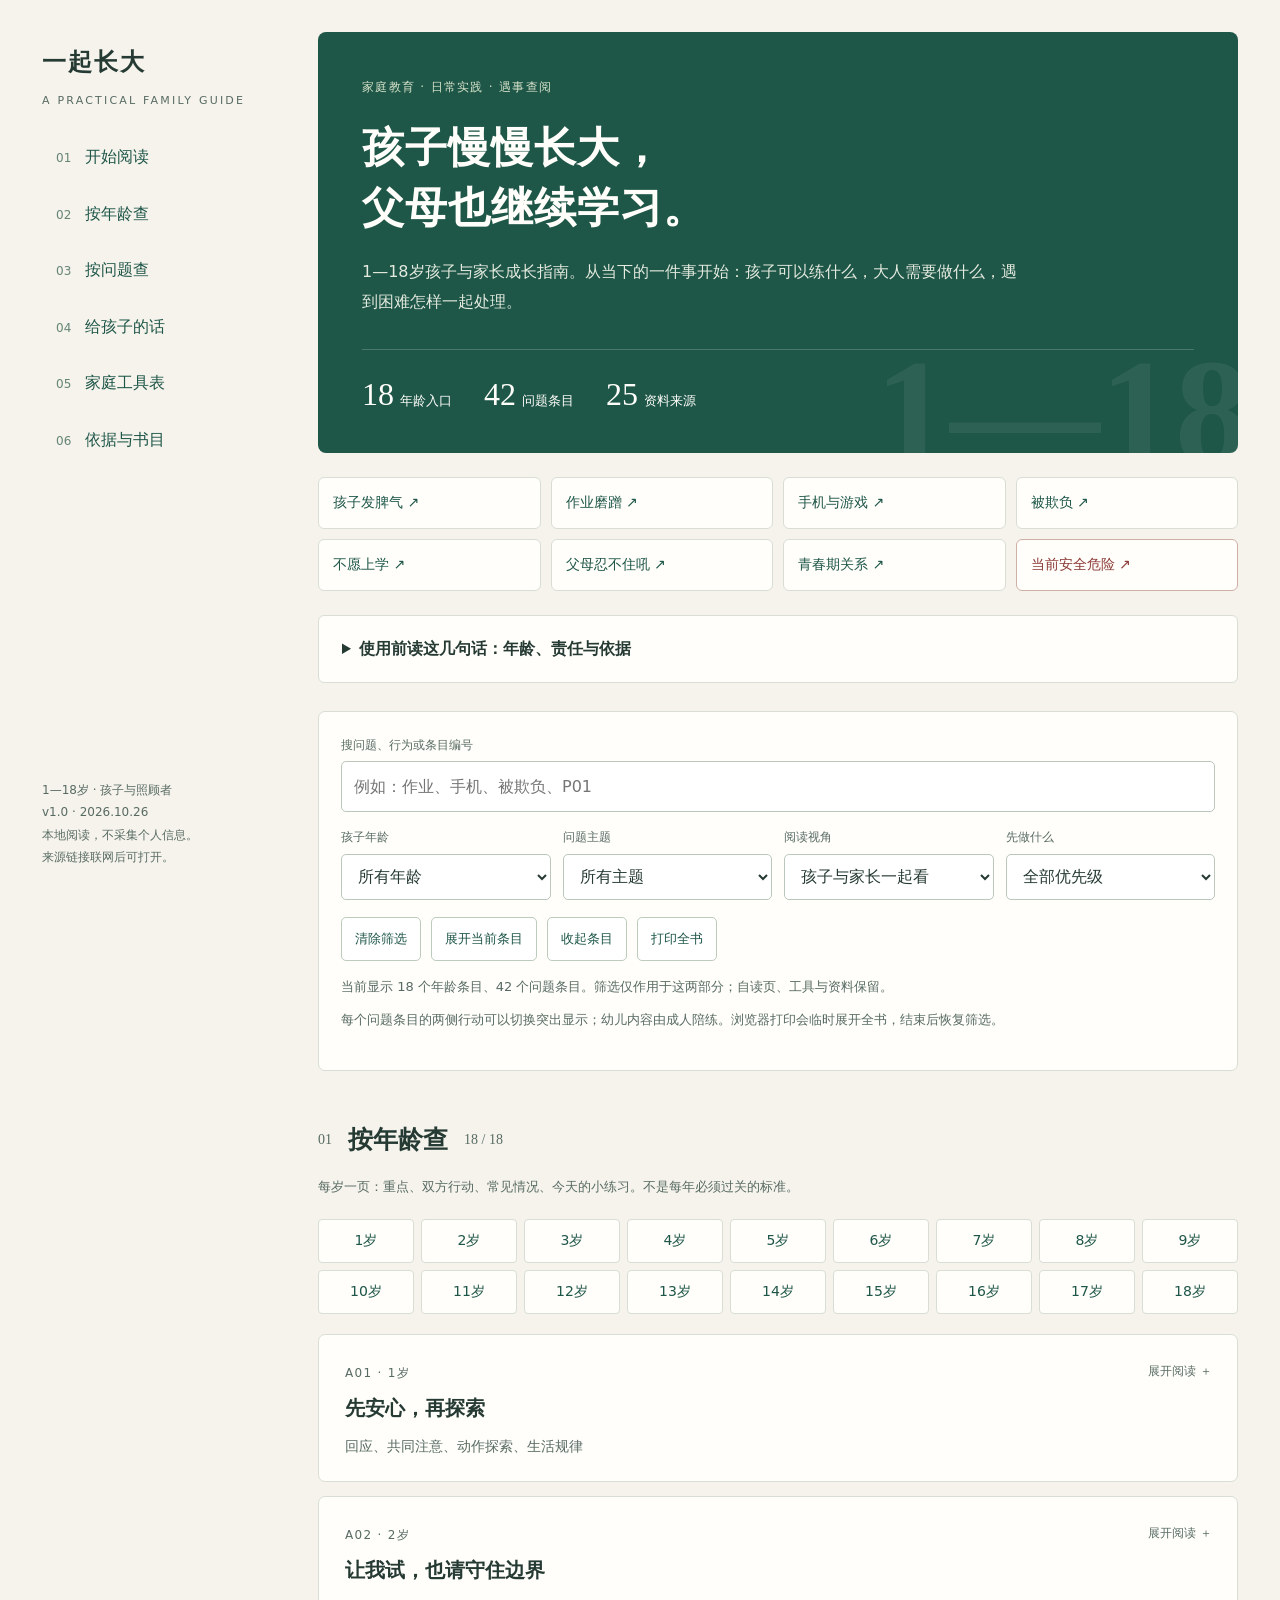
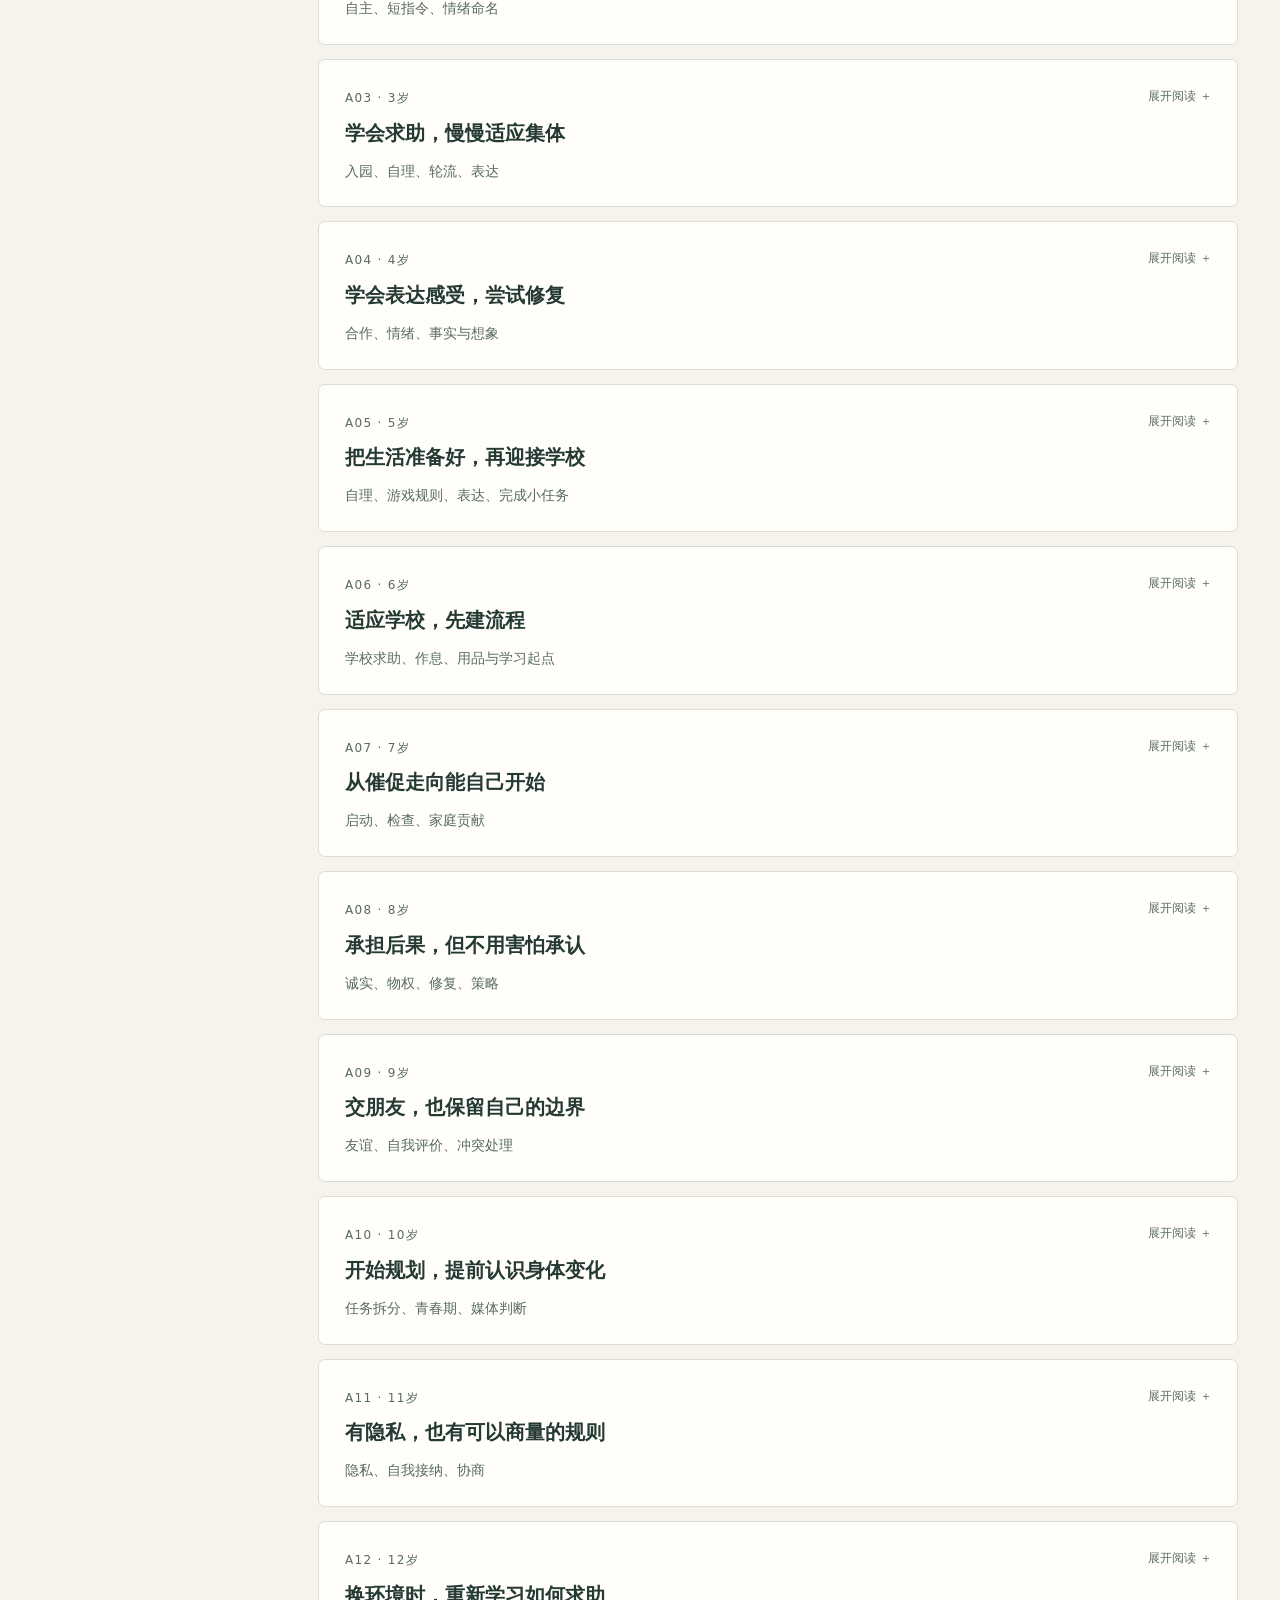
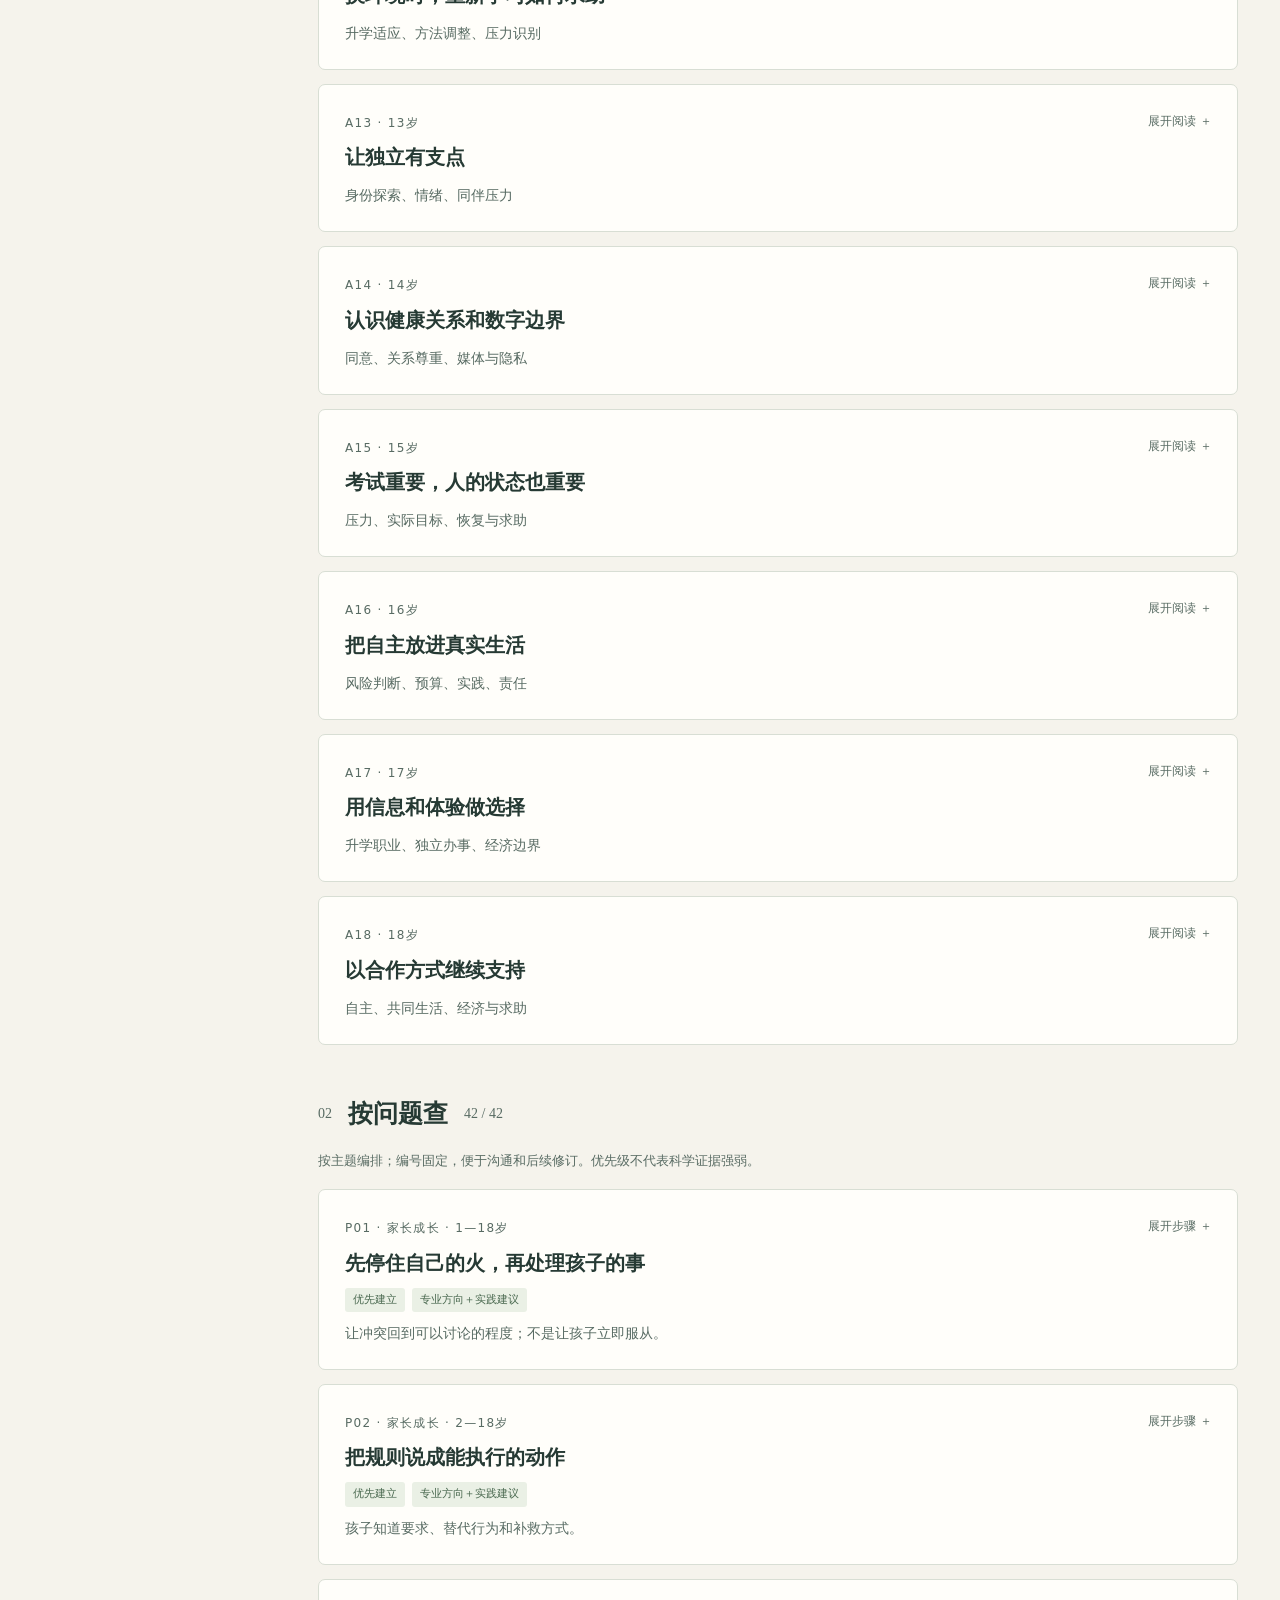
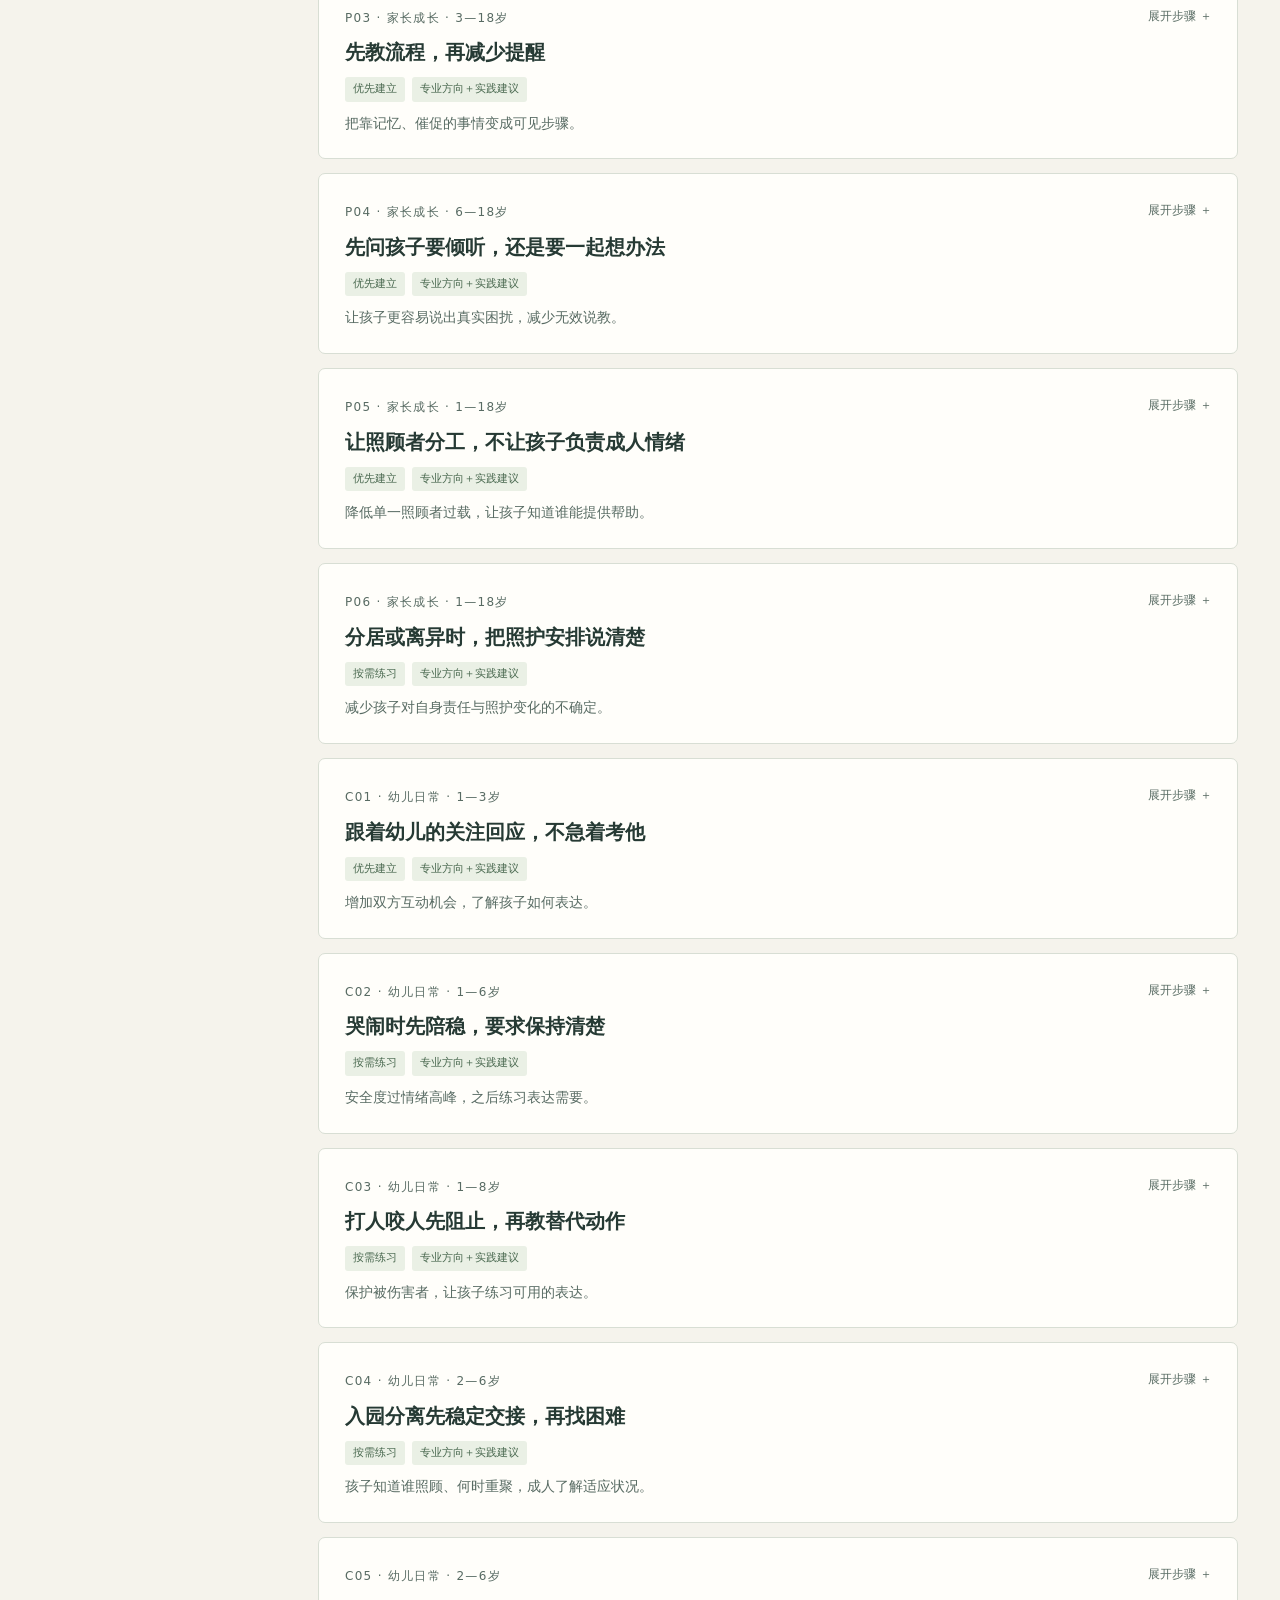
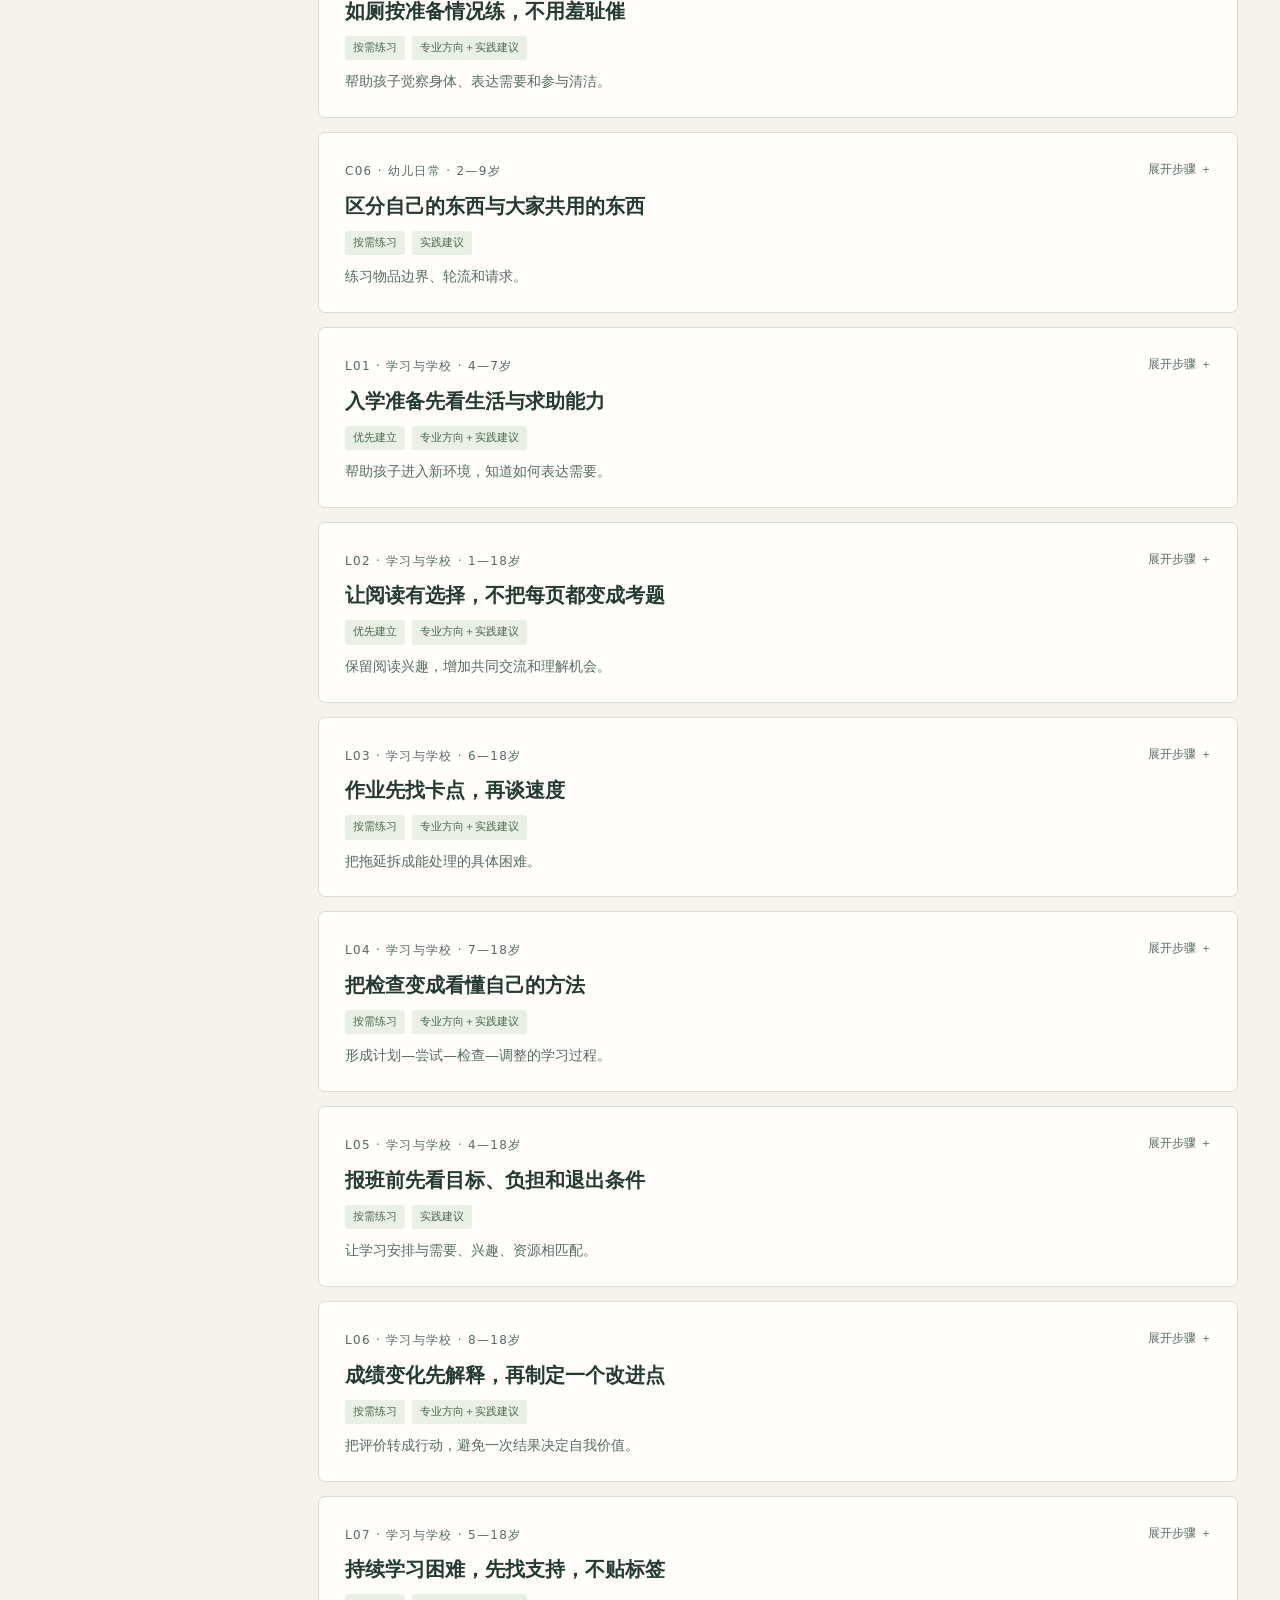
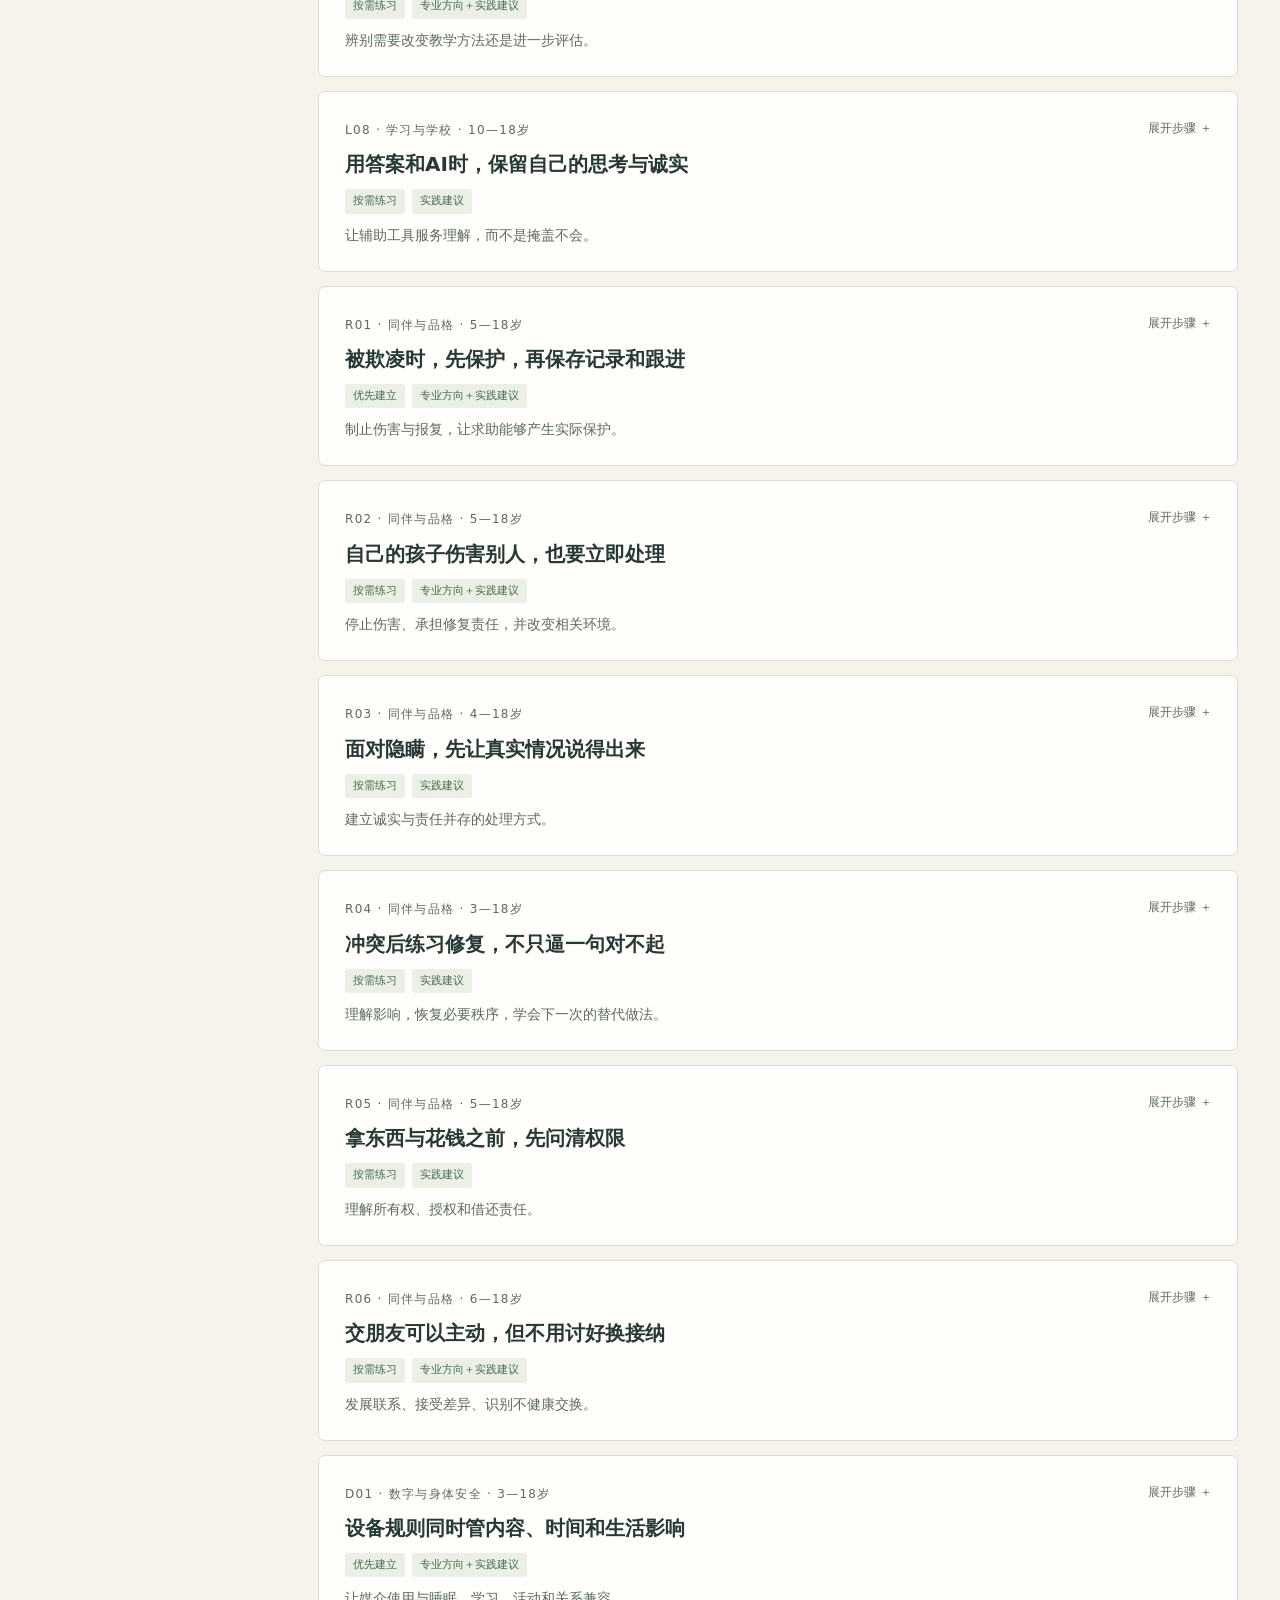
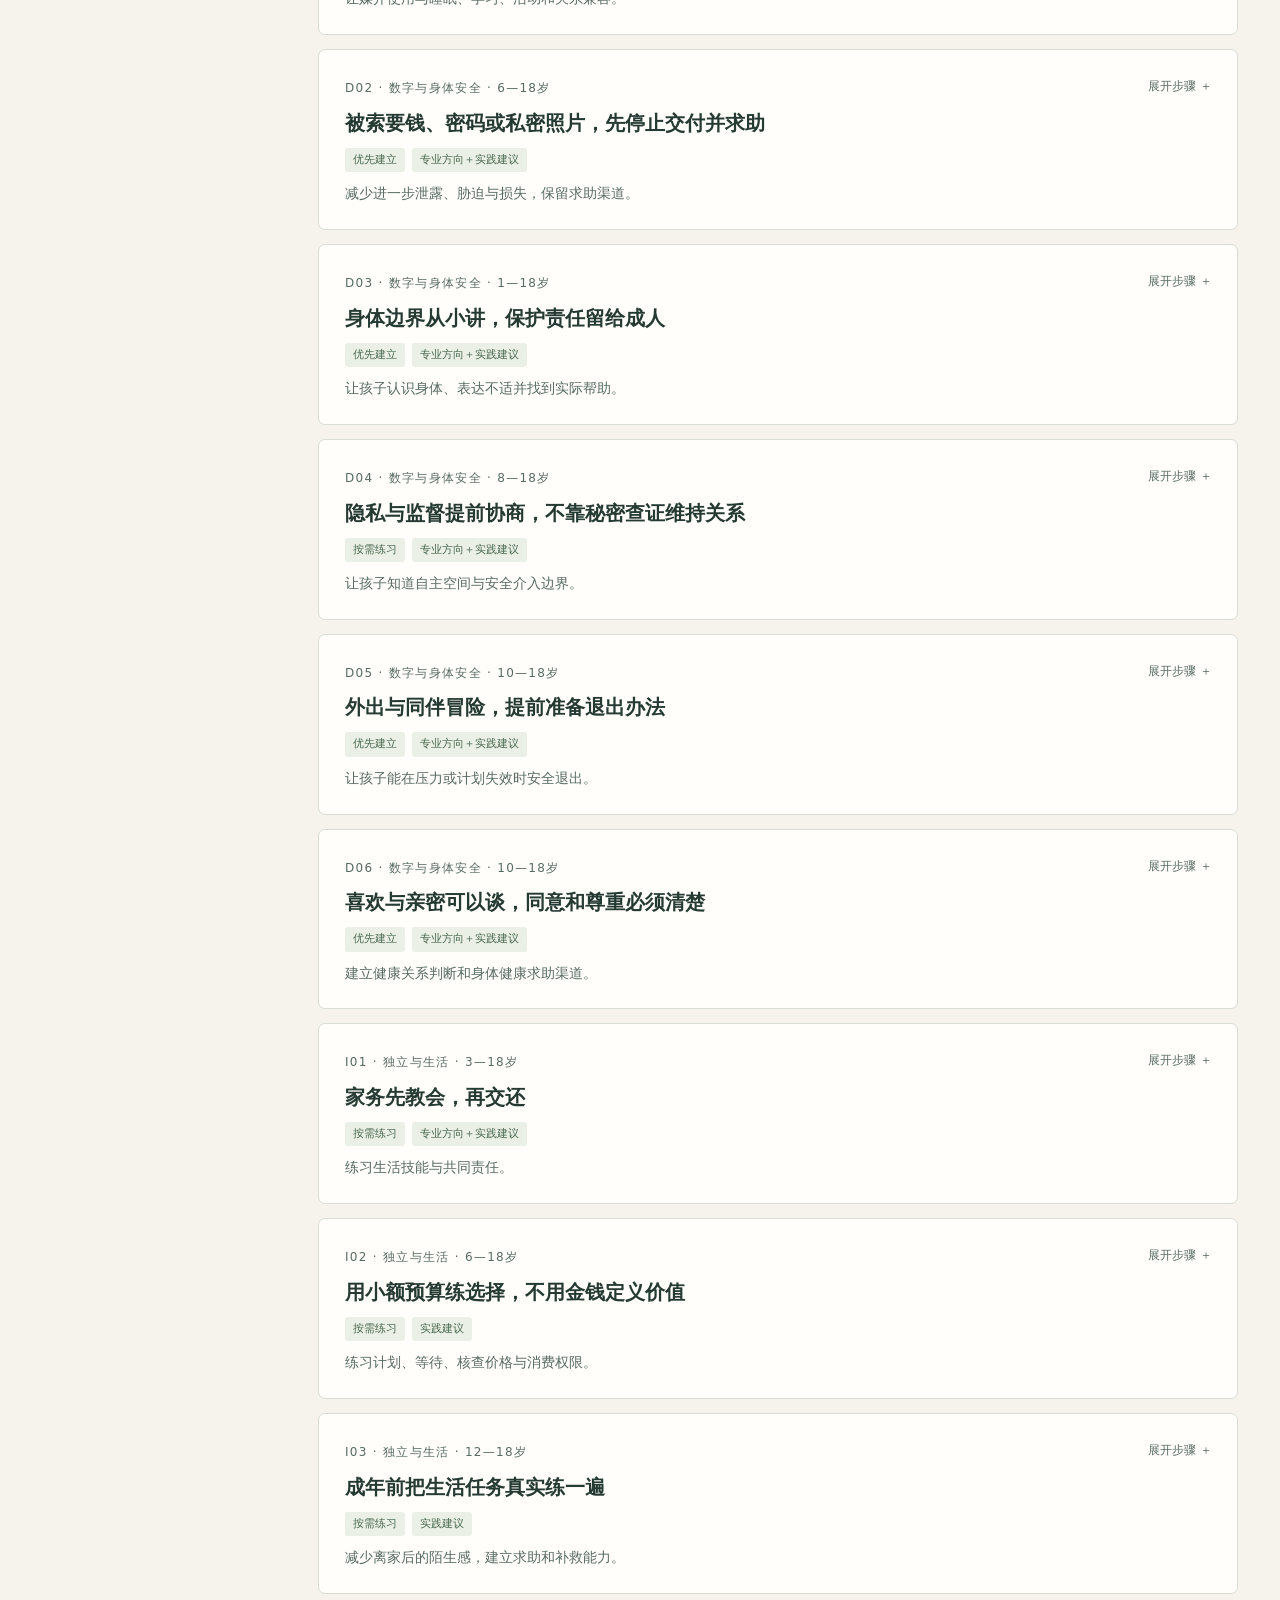
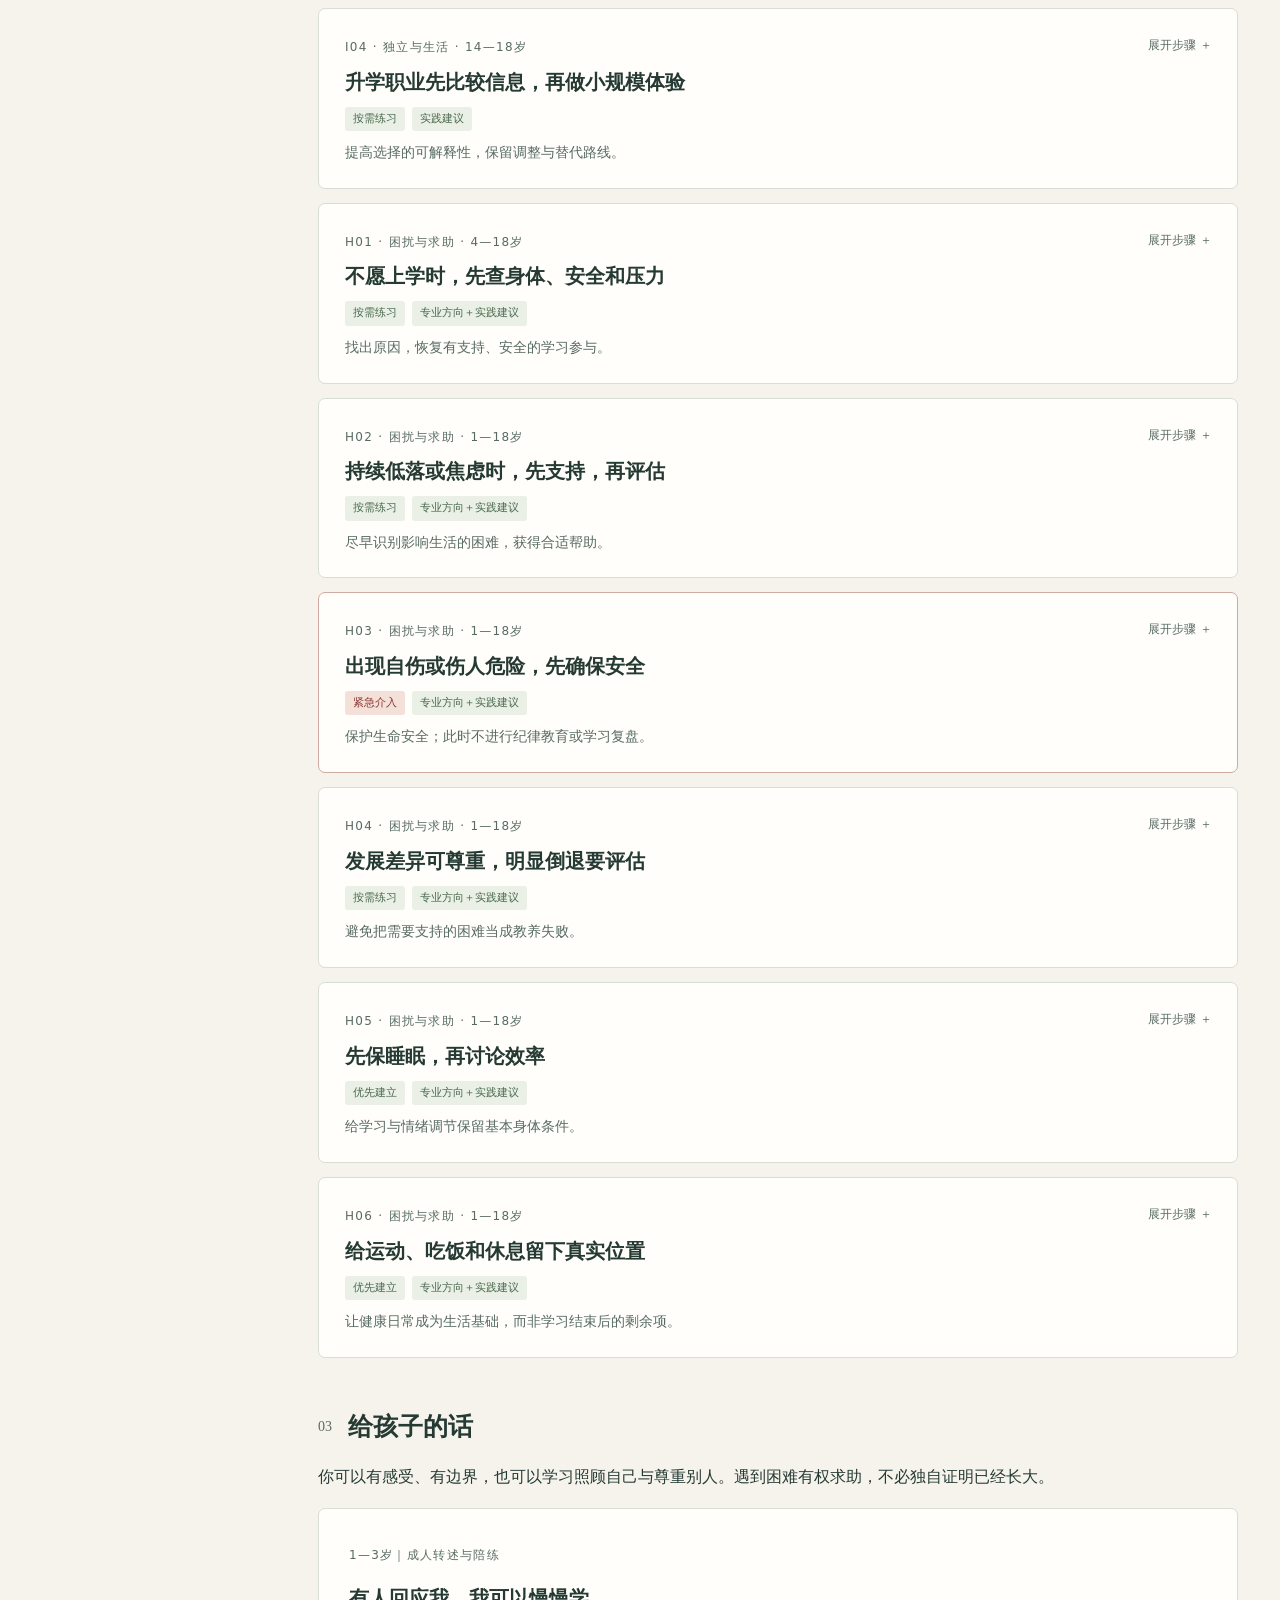
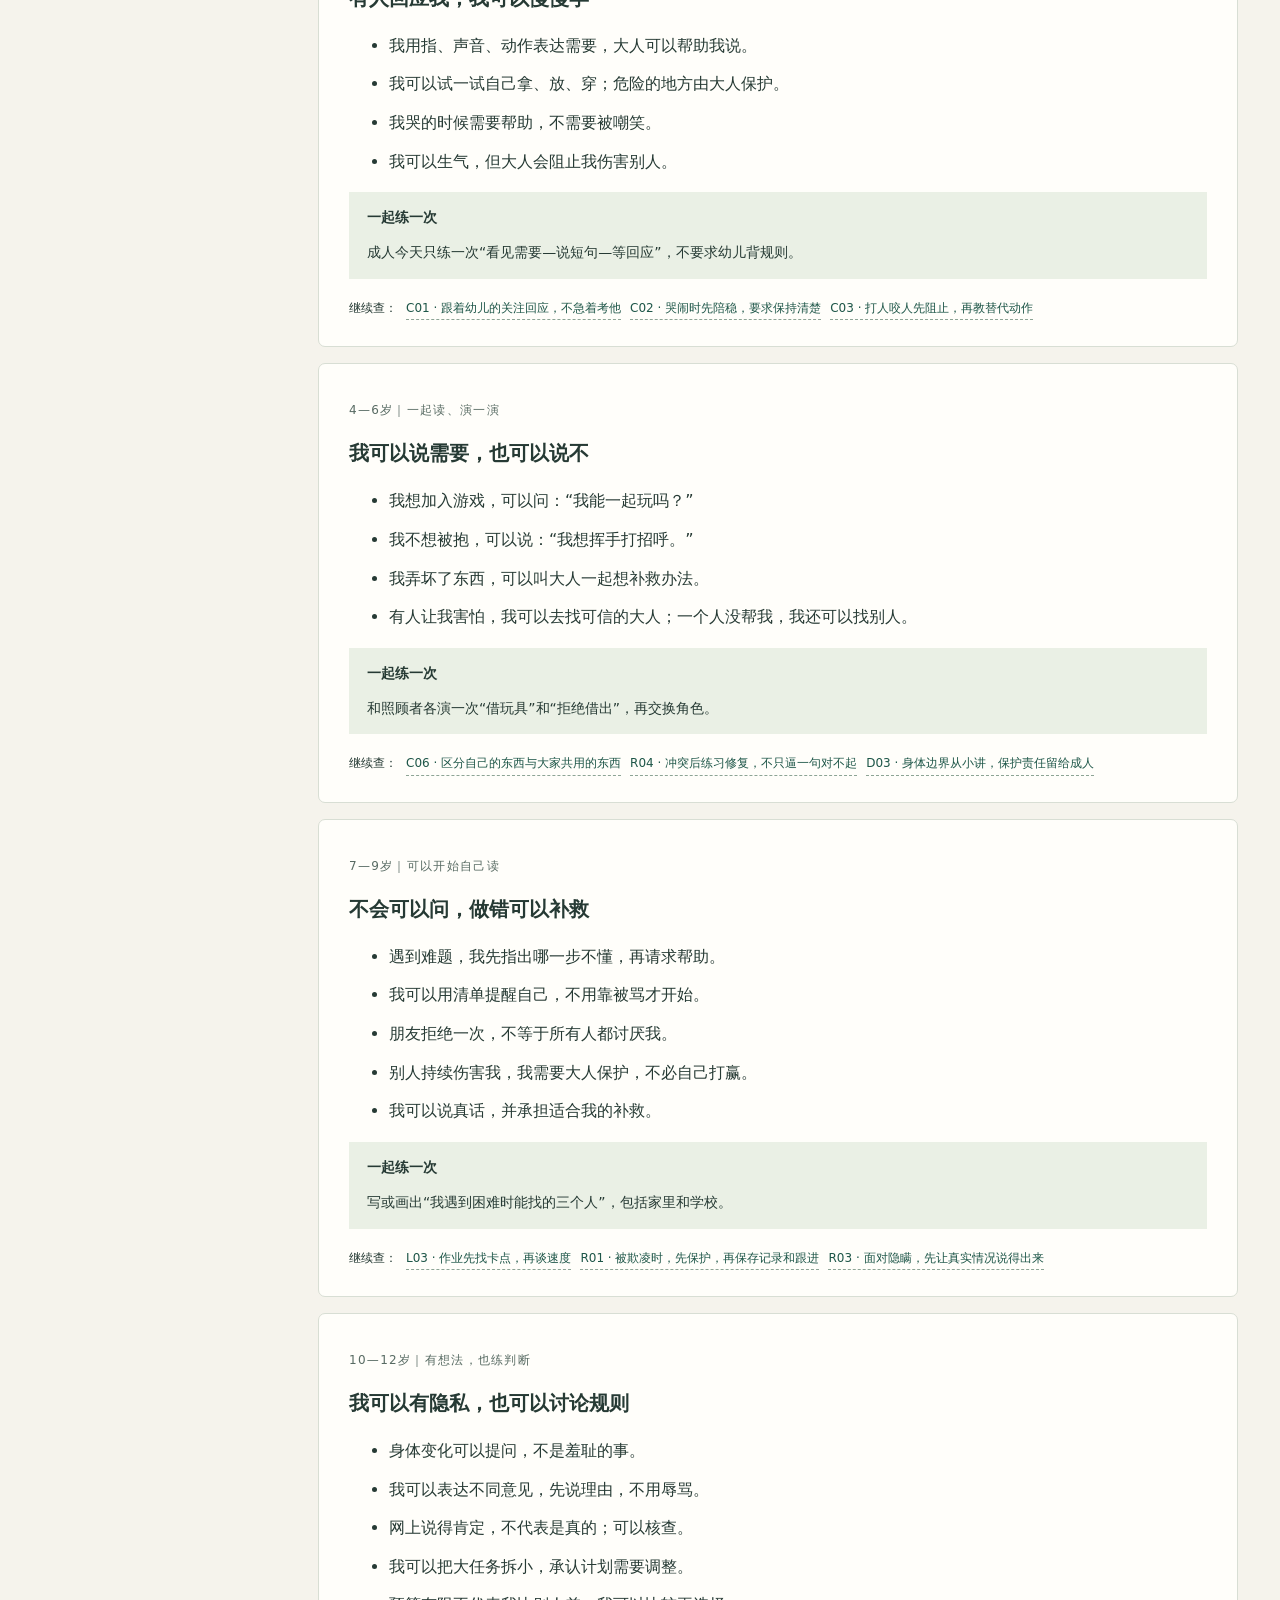
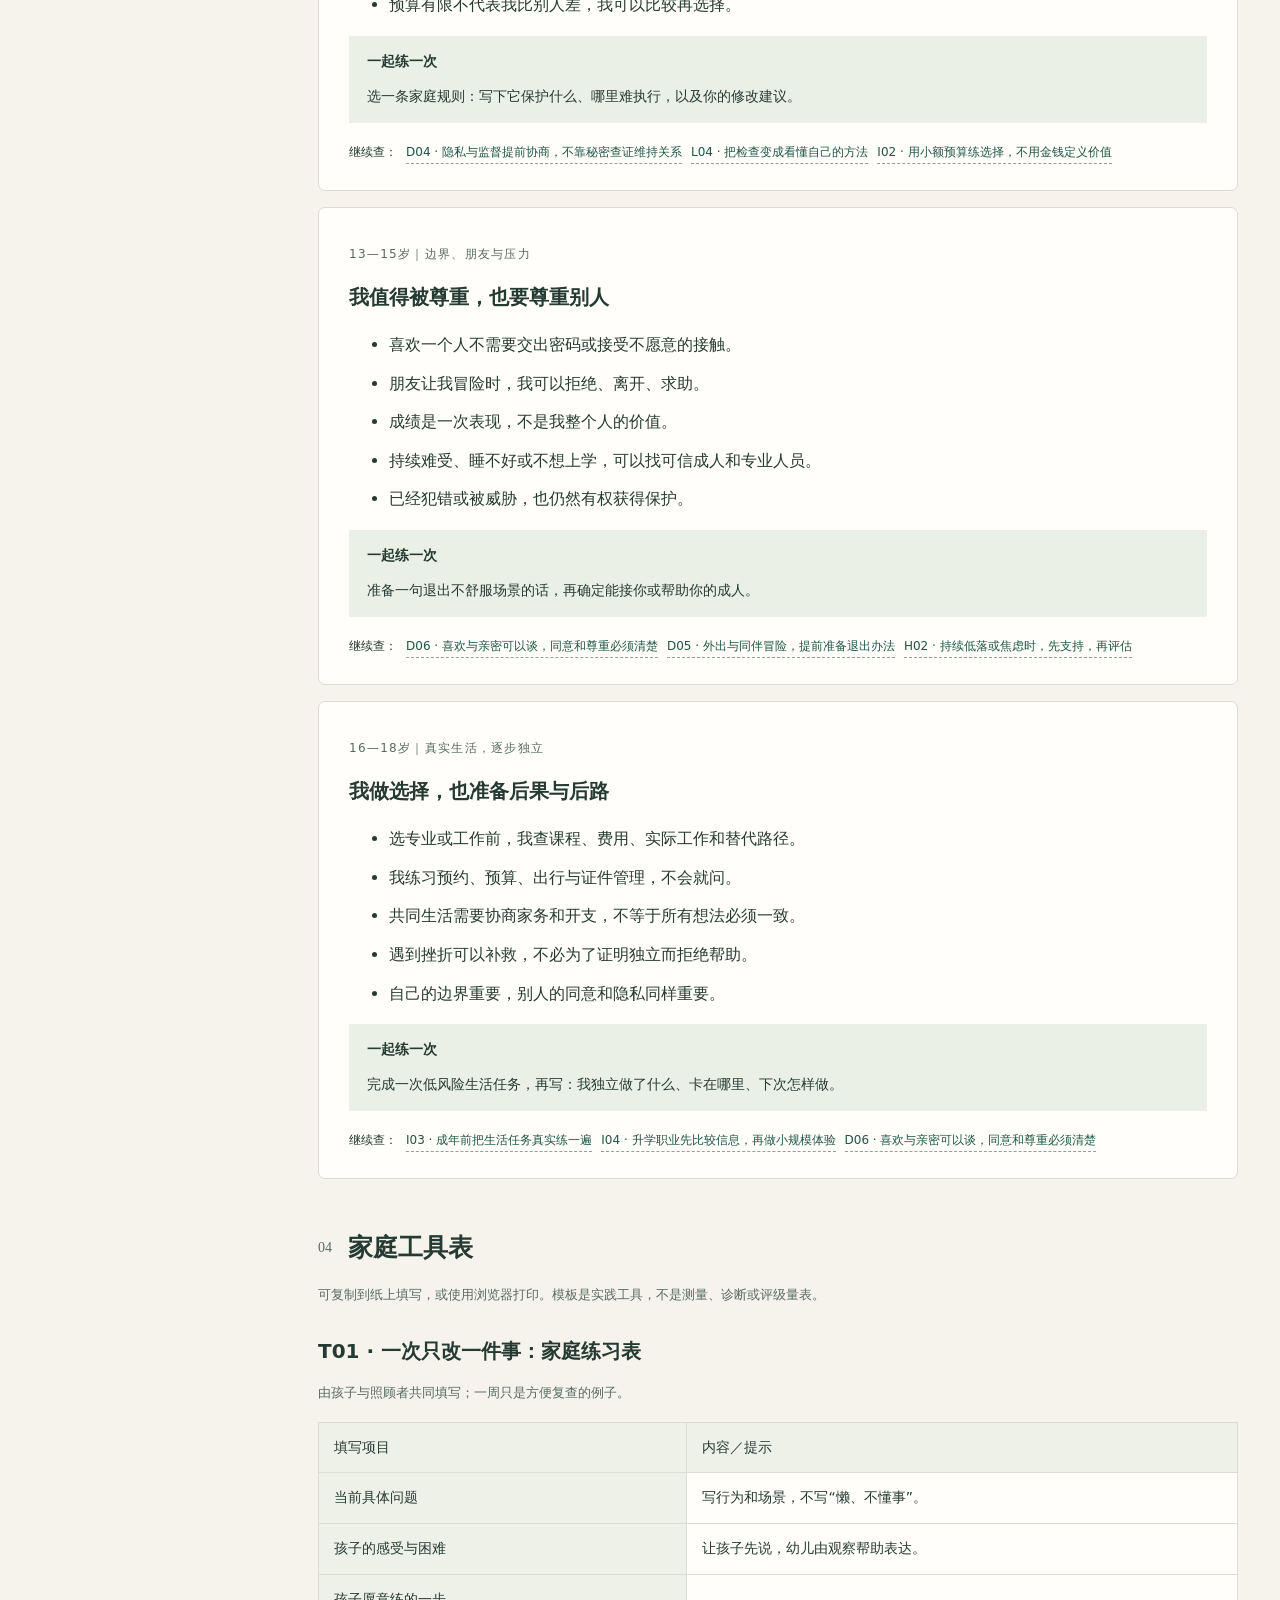
<file: index.html>
<!doctype html><html lang="zh-CN"><head><meta charset="utf-8"><meta name="viewport" content="width=device-width,initial-scale=1"><meta name="description" content="按年龄与问题查阅的孩子和家长共同成长指南。18个年龄入口，42个问题条目，支持离线搜索。"><title>1—18岁孩子与家长成长指南</title><style>
:root{--ink:#263a34;--muted:#586b63;--paper:#f5f3ec;--white:#fffefa;--green:#1e5648;--line:#d8ded4;--wash:#eaf0e5;--gold:#bb8f3c;--red:#8b3834}*{box-sizing:border-box}html{scroll-behavior:smooth;scroll-padding-top:24px}body{margin:0;background:var(--paper);color:var(--ink);font:16px/1.85 'Microsoft YaHei','PingFang SC',system-ui,sans-serif}a{color:var(--green);text-underline-offset:4px;overflow-wrap:anywhere}button,input,select{font:inherit}button,select{cursor:pointer}button,a,input,select,summary{-webkit-tap-highlight-color:transparent}button:focus-visible,a:focus-visible,input:focus-visible,select:focus-visible,summary:focus-visible{outline:3px solid var(--gold);outline-offset:4px}.skip{position:absolute;left:15px;top:-100px;background:white;padding:10px;z-index:9}.skip:focus{top:10px}.shell{max-width:1390px;margin:auto;display:grid;grid-template-columns:230px minmax(0,1fr);gap:46px;padding:32px 42px 70px}.rail{position:sticky;top:32px;height:calc(100vh - 64px);display:flex;flex-direction:column;overflow-y:auto}.brand{font-size:24px;font-weight:700;letter-spacing:2px;padding:8px 0 22px}.brand small{display:block;font:11px/1.6 system-ui;letter-spacing:2.2px;color:var(--muted);margin-top:8px}.rail nav{display:grid;gap:7px}.rail nav a{padding:10px 14px;text-decoration:none;border-radius:7px;min-height:46px}.rail nav a:hover{background:var(--wash)}.rail .bottom{font-size:12px;color:var(--muted);margin-top:auto;padding-top:28px}.rail .num{color:#668575;margin-right:14px;font-size:12px}.hero{background:var(--green);color:#fffefa;border-radius:8px;padding:44px 44px 38px;position:relative;overflow:hidden}.hero:after{content:'1—18';position:absolute;right:-12px;bottom:-57px;font:700 150px/1.3 Georgia,serif;opacity:.07;pointer-events:none}.hero .eyebrow{color:#d6e2c9}.hero h1{font:600 42px/1.42 'Microsoft YaHei',sans-serif;letter-spacing:1px;margin:20px 0}.hero p{max-width:660px;color:#e3eade;margin:0}.stats{display:flex;gap:32px;margin-top:32px;border-top:1px solid #ffffff33;padding-top:24px;font-size:13px}.stats strong{font:32px/1.3 Georgia,serif;margin-right:6px}.eyebrow{font-size:12px;letter-spacing:1.3px;color:var(--muted);text-transform:uppercase}.section{margin-top:46px;scroll-margin-top:26px}.section>h2{font-size:25px;font-weight:650;margin:0 0 12px;display:flex;align-items:center;gap:16px}.section>h2 small{font:14px Georgia;color:var(--muted)}p{margin:9px 0 16px}h3{font-size:20px;line-height:1.65;margin:6px 0 13px}h4{font-size:15px;margin:0 0 6px;color:var(--green)}.note{font-size:13px;color:var(--muted)}.quick{display:grid;grid-template-columns:repeat(4,1fr);gap:10px;margin:24px 0}.quick a{border:1px solid var(--line);background:var(--white);padding:12px 14px;border-radius:6px;font-size:14px;text-decoration:none}.quick a:last-child{color:var(--red);border-color:#cfb0a7}.intro{background:var(--white);border:1px solid var(--line);padding:4px 23px;border-radius:6px}.intro summary{padding:14px 0;font-weight:600;cursor:pointer}.intro li{margin-bottom:12px}.reader-controls{margin-top:28px;background:var(--white);padding:22px;border:1px solid var(--line);border-radius:7px}.search{display:block;margin-bottom:14px}.search span,.filters label span{display:block;font-size:12px;color:var(--muted);margin-bottom:5px}input,select{width:100%;border:1px solid #bac8bc;border-radius:5px;background:#fff;color:var(--ink);padding:10px 12px;min-height:46px}input[type=search]{font-size:16px}.filters{display:grid;grid-template-columns:repeat(4,minmax(0,1fr));gap:12px}.actions{display:flex;gap:10px;flex-wrap:wrap;margin-top:17px}button{border:1px solid #bdcbbc;background:white;border-radius:5px;padding:8px 13px;min-height:44px;font-size:13px;color:var(--green)}button:hover{background:var(--wash)}.status{font-size:13px;margin:14px 0 0;color:var(--muted)}.age-chips{display:grid;grid-template-columns:repeat(9,1fr);gap:7px;margin:20px 0}.age-chips a{border:1px solid var(--line);text-align:center;border-radius:4px;padding:8px 0;text-decoration:none;background:var(--white);font-size:14px;min-height:44px}.entry{margin:14px 0;background:var(--white);border:1px solid var(--line);border-radius:7px;overflow:clip}.entry summary{padding:22px 26px;cursor:pointer;list-style:none;position:relative}.entry summary::-webkit-details-marker{display:none}.entry summary h3{padding-right:100px;margin:5px 0 8px}.entry summary p{font-size:14px;color:var(--muted);margin-bottom:0;padding-right:8px}.open-hint{position:absolute;right:25px;top:25px;font-size:12px;color:var(--muted)}.entry[open] .open-hint{font-size:0}.entry[open] .open-hint:after{content:'收起 −';font-size:12px}.entry[open] summary{background:#f0f3eb;border-bottom:1px solid var(--line)}.entry-body{padding:24px 30px}.field{margin-bottom:23px}.field p{margin:4px 0}.field ul,.field ol{margin:5px 0;padding-left:1.55em}.field li{margin:5px 0}.kid{border-left:3px solid #7a9862;padding-left:16px}.parent{border-left:3px solid #4b8174;padding-left:16px}.tags{display:flex;gap:7px;flex-wrap:wrap;margin:8px 0}.tags span{background:var(--wash);font-size:11px;padding:2px 8px;border-radius:3px;color:#49684f}.urgent{border-color:#cfaaa2}.urgent .tags span:first-child{background:#f3e0d8;color:var(--red)}blockquote{background:#f2eddf;border-left:3px solid var(--gold);margin:22px 0;padding:16px 20px}blockquote span{display:block;font-size:12px;color:#77623b;margin-bottom:7px}.caution h4,.escalate h4{color:#855343}.basis{background:#f3f5f0;padding:16px 18px;font-size:13px}.basis p{margin-bottom:7px}.related{font-size:12px;margin-top:18px;display:flex;gap:9px;flex-wrap:wrap}.related a{border-bottom:1px dashed #8da495;text-decoration:none}.child-page{padding:26px 30px;background:var(--white);border:1px solid var(--line);border-radius:7px;margin:16px 0}.child-page li{margin:9px 0}.practice{background:var(--wash);padding:13px 18px;font-size:14px}.practice p{margin-bottom:0}.table-wrap{overflow-x:auto}table{width:100%;border-collapse:collapse;background:var(--white);font-size:14px}th,td{text-align:left;vertical-align:top;border:1px solid var(--line);padding:12px 15px}th{font-weight:500;background:#edf1e8;min-width:140px}td{min-width:200px}.template{margin:28px 0}.source-list{padding-left:0;list-style:none}.source-list>li{padding:19px 0;border-top:1px solid var(--line)}.source-list h3{font-size:16px}.source-list h3 span{font-size:12px;color:var(--muted);margin-right:7px}.source-list p{font-size:13px;margin:5px 0}.book-list li{margin:15px 0}.book-list small{display:block;color:var(--muted)}.selfcheck{background:var(--white);padding:22px 30px;border:1px solid var(--line)}.selfcheck li{padding:7px 0}.colophon{font-size:13px;border-top:1px solid var(--line);padding-top:23px;margin-top:35px;color:var(--muted)}[hidden]{display:none!important}body[data-role=parent] .kid{display:none}body[data-role=child] .parent{display:none}.empty{padding:20px;background:#f5ead6;border-radius:5px}footer{margin-top:40px;font-size:12px;color:var(--muted)}
@media(max-width:1050px){.shell{grid-template-columns:180px minmax(0,1fr);gap:24px;padding:24px}.quick{grid-template-columns:repeat(2,1fr)}.hero{padding:32px}.hero h1{font-size:35px}.filters{grid-template-columns:repeat(2,1fr)}}
@media(max-width:720px){.shell{display:block;padding:16px}.rail{position:static;height:auto;overflow:visible;margin-bottom:18px}.brand{font-size:19px;padding:0 0 12px}.brand small{display:none}.rail nav{display:flex;overflow-x:auto;gap:2px;border-bottom:1px solid var(--line);padding-bottom:7px}.rail nav a{white-space:nowrap;padding:7px 10px;font-size:13px}.rail .num,.rail .bottom{display:none}.hero{padding:28px 24px}.hero h1{font-size:31px}.hero p{font-size:14px}.stats{gap:20px;font-size:11px}.stats strong{font-size:26px}.reader-controls{padding:16px}.section{margin-top:34px}.section>h2{font-size:22px}.entry summary{padding:20px}.entry summary h3{font-size:18px;padding-right:0;margin-top:10px}.open-hint{position:static;display:block;margin-top:10px}.entry-body,.child-page{padding:20px}.age-chips{grid-template-columns:repeat(6,1fr)}.filters{gap:9px}.quick a{font-size:13px;padding:11px}.selfcheck{padding:16px 22px}.related a{line-height:2.1}input,select{font-size:14px}}
@media print{@page{size:A4;margin:18mm 16mm}html{scroll-behavior:auto}body{background:white;font-size:10.5pt;line-height:1.7;color:#172b23}.shell{display:block;padding:0}.rail,.reader-controls,.quick,.age-chips,.open-hint,.skip,.no-print{display:none!important}.hero{padding:0;background:white;color:#172b23;border-bottom:2px solid #1e5648;border-radius:0}.hero .eyebrow,.hero p{color:#425e4c}.hero h1{font-size:25pt}.hero:after{display:none}.stats{padding:10px 0;margin-top:15px;border:0}.stats strong{font-size:19pt}.section{margin-top:25px}.section>h2{font-size:18pt;break-after:avoid}.entry{border:0;border-top:1px solid #aaa;border-radius:0;overflow:visible}.entry summary{padding:14px 0 8px;background:white!important;break-after:avoid}.entry summary h3{font-size:14pt;padding-right:0}.entry-body{padding:5px 0 15px}.field,blockquote,.basis,.practice{break-inside:avoid}.field{margin-bottom:13px}.entry-body h4{break-after:avoid}.child-page{padding:12px 0;border:0}.template{break-inside:avoid}.source-list li{break-inside:avoid}.source-list h3{font-size:11pt}a{color:#254b3a;text-decoration:none}.tags span{border:1px solid #ddd;background:white}.related{font-size:8pt}.note{font-size:9pt}th,td{padding:8px}body[data-role=parent] .kid,body[data-role=child] .parent{display:block}.intro{border:0;padding:0}.hero,.entry,.basis,blockquote{-webkit-print-color-adjust:exact;print-color-adjust:exact}}
</style></head><body data-role="both"><a class="skip" href="#main">跳到正文</a><div class="shell"><aside class="rail"><div class="brand">一起长大<small>A PRACTICAL FAMILY GUIDE</small></div><nav aria-label="阅读目录"><a href="#start"><span class="num">01</span>开始阅读</a><a href="#ages"><span class="num">02</span>按年龄查</a><a href="#problems"><span class="num">03</span>按问题查</a><a href="#children"><span class="num">04</span>给孩子的话</a><a href="#templates"><span class="num">05</span>家庭工具表</a><a href="#evidence"><span class="num">06</span>依据与书目</a></nav><div class="bottom">1—18岁 · 孩子与照顾者<br>v1.0 · 2026.10.26<br>本地阅读，不采集个人信息。<br>来源链接联网后可打开。</div></aside><main id="main"><header class="hero" id="start"><div class="eyebrow">家庭教育 · 日常实践 · 遇事查阅</div><h1>孩子慢慢长大，<br>父母也继续学习。</h1><p>1—18岁孩子与家长成长指南。从当下的一件事开始：孩子可以练什么，大人需要做什么，遇到困难怎样一起处理。</p><div class="stats"><span><strong>18</strong>年龄入口</span><span><strong>42</strong>问题条目</span><span><strong>25</strong>资料来源</span></div></header><div class="quick" aria-label="常见问题"><a href="#C02">孩子发脾气 ↗</a><a href="#L03">作业磨蹭 ↗</a><a href="#D01">手机与游戏 ↗</a><a href="#R01">被欺负 ↗</a><a href="#H01">不愿上学 ↗</a><a href="#P01">父母忍不住吼 ↗</a><a href="#D06">青春期关系 ↗</a><a href="#H03">当前安全危险 ↗</a></div><details class="intro"><summary>使用前读这几句话：年龄、责任与依据</summary><ul><li>这份指南同时写给孩子和照顾者：孩子逐步练习表达、合作、判断与承担；成人负责提供条件、示范、保护与适龄支持。两边不是对等的责任清单。</li><li>1—18岁逐年入口用于查找，不是能力达标表。发展、入学与青春期时间存在差异；身体和安全教育需要持续进行，不必等到某个生日。1—6岁孩子部分主要由成人转述和陪练，7岁以后按阅读能力共读或自读。</li><li>建议先选当前年龄，再选一个实际问题。一次尝试一种改变，观察是否适合；不要把整本书变成家庭打卡任务。说明中的练习周期属于安排示例，不是科学规定的见效期限。</li><li>“投入”是定性实践估计；“希望改善”是目标，不是效果保证。优先级是编辑建议：紧急介入用于当前危险，优先建立用于基础条件，按需练习用于具体困难。普通条目里的升级信号同样需要立即重视。</li><li>证据分开呈现：每条写明专业资料支持的原则，以及本指南编写的步骤、话术与练习。未作系统综述，不给条目贴伪精确的A/B/C科学评级，也不把研究相关性说成因果。书籍用于帮助理解，不自动构成某一方法有效的证据。</li><li>参考来源限定为中国和美国、英国、加拿大等发达国家的官方机构、专业机构及其公开资料。本版不移植国外法律、热线、医疗流程或学校制度；具体事务按所在地确认。</li><li>本版由AI辅助研究与编写，尚未经儿童发展、教育和临床专家独立审校。它是一般教育参考，不是诊断、治疗或危机处置培训；有当前危险先联系当地紧急服务和合适专业人员。</li></ul></details><div class="reader-controls" role="search" aria-label="查阅指南"><label class="search"><span>搜问题、行为或条目编号</span><input type="search" id="query" placeholder="例如：作业、手机、被欺负、P01" autocomplete="off"></label><div class="filters"><label><span>孩子年龄</span><select id="age"><option value="">所有年龄</option><option value="1">1岁</option><option value="2">2岁</option><option value="3">3岁</option><option value="4">4岁</option><option value="5">5岁</option><option value="6">6岁</option><option value="7">7岁</option><option value="8">8岁</option><option value="9">9岁</option><option value="10">10岁</option><option value="11">11岁</option><option value="12">12岁</option><option value="13">13岁</option><option value="14">14岁</option><option value="15">15岁</option><option value="16">16岁</option><option value="17">17岁</option><option value="18">18岁</option></select></label><label><span>问题主题</span><select id="topic"><option value="">所有主题</option><option>年龄导航</option><option>家长成长</option><option>幼儿日常</option><option>学习与学校</option><option>同伴与品格</option><option>数字与身体安全</option><option>独立与生活</option><option>困扰与求助</option></select></label><label><span>阅读视角</span><select id="role"><option value="both">孩子与家长一起看</option><option value="parent">突出家长行动</option><option value="child">突出孩子练习</option></select></label><label><span>先做什么</span><select id="priority"><option value="">全部优先级</option><option>紧急介入</option><option>优先建立</option><option>按需练习</option></select></label></div><div class="actions"><button id="reset">清除筛选</button><button id="expand">展开当前条目</button><button id="collapse">收起条目</button><button id="print">打印全书</button></div><p class="status" id="status" role="status" aria-live="polite"></p><p class="note">每个问题条目的两侧行动可以切换突出显示；幼儿内容由成人陪练。浏览器打印会临时展开全书，结束后恢复筛选。</p></div><noscript><p class="empty">当前未启用脚本，搜索和筛选不可用；目录和正文仍可逐条展开阅读。</p></noscript><p id="empty" class="empty" hidden>没有匹配的年龄或问题条目。请减少关键词，或点击“清除筛选”。</p><section class="section" id="ages"><h2><small>01</small>按年龄查 <small id="age-count">18 / 18</small></h2><p class="note">每岁一页：重点、双方行动、常见情况、今天的小练习。不是每年必须过关的标准。</p><div class="age-chips"><a href="#A01">1岁</a><a href="#A02">2岁</a><a href="#A03">3岁</a><a href="#A04">4岁</a><a href="#A05">5岁</a><a href="#A06">6岁</a><a href="#A07">7岁</a><a href="#A08">8岁</a><a href="#A09">9岁</a><a href="#A10">10岁</a><a href="#A11">11岁</a><a href="#A12">12岁</a><a href="#A13">13岁</a><a href="#A14">14岁</a><a href="#A15">15岁</a><a href="#A16">16岁</a><a href="#A17">17岁</a><a href="#A18">18岁</a></div><details class="entry age-entry" id="A01" data-min="1" data-max="1" data-topic="年龄导航" data-priority=""><summary><span class="eyebrow">A01 · 1岁</span><h3>先安心，再探索</h3><p>回应、共同注意、动作探索、生活规律</p><span class="open-hint" aria-hidden="true">展开阅读 ＋</span></summary><div class="entry-body"><div class="field kid"><h4>孩子可以练习</h4><ul><li>我可以用指、看、声音表达需要，大人帮我说出来。</li><li>我可以在安全区域拿放、模仿、一起看图。</li></ul></div><div class="field parent"><h4>父母日常怎么做</h4><ol><li>跟着孩子关注的东西说短句，等他回应，不连续考问。</li><li>每天利用穿衣、吃饭、散步互动，危险物先收好。</li><li>照顾者交接尽量稳定，不让幼儿靠记住规则承担安全。</li></ol></div><div class="field "><h4>遇到这些情况</h4><p>反复扔勺子：判断吃饱还是探索；把餐具收妥，示范“不要了放这里”，另给可安全投放的物品。离开时哭：简短告别，由熟悉成人接手，回来后回应。</p></div><div class="field "><h4>今天就能做</h4><p>今天找一次孩子指物的时刻：看同一个东西，说出名称，等他的反应。</p></div><div class="field "><h4>看什么变化</h4><p>观察是否更容易表达需要、参与互动；不以认字数量衡量。</p></div><div class="field caution"><h4>避免踩坑</h4><p>不要把哭解释为耍心眼，也不要求幼儿独立平复所有情绪。</p></div><p class="note">编辑编排：年龄为查找入口，不是发展测验；依据见关联条目。</p><div class="related">继续查：<a href="#C01">C01 · 跟着幼儿的关注回应，不急着考他</a> <a href="#C02">C02 · 哭闹时先陪稳，要求保持清楚</a> <a href="#H04">H04 · 发展差异可尊重，明显倒退要评估</a></div></div></details><details class="entry age-entry" id="A02" data-min="2" data-max="2" data-topic="年龄导航" data-priority=""><summary><span class="eyebrow">A02 · 2岁</span><h3>让我试，也请守住边界</h3><p>自主、短指令、情绪命名</p><span class="open-hint" aria-hidden="true">展开阅读 ＋</span></summary><div class="entry-body"><div class="field kid"><h4>孩子可以练习</h4><ul><li>我可以在两个安全选项中选择。</li><li>我可以练习说“不要”“帮忙”，做不到时大人示范。</li></ul></div><div class="field parent"><h4>父母日常怎么做</h4><ol><li>一次说一件事，给动作提示和等待时间。</li><li>自己吃饭、收一件玩具可以慢一点。</li><li>情绪可以存在，打人和危险行为立即阻止。</li></ol></div><div class="field "><h4>遇到这些情况</h4><p>商店要玩具：承认想要，维持当天购买决定；必要时到安静处陪伴。咬人：分开，先照顾被咬者，再教“停”“帮忙”，不咬回去。</p></div><div class="field "><h4>今天就能做</h4><p>选一件每天都要做的事，让孩子选先后或用品。</p></div><div class="field "><h4>看什么变化</h4><p>看能否在帮助下逐渐转换活动；不是要求从此不哭。</p></div><div class="field caution"><h4>避免踩坑</h4><p>不要在安全规则上用没有选择空间的假提问，也不因哭闹反复改口。</p></div><p class="note">编辑编排：年龄为查找入口，不是发展测验；依据见关联条目。</p><div class="related">继续查：<a href="#C02">C02 · 哭闹时先陪稳，要求保持清楚</a> <a href="#C03">C03 · 打人咬人先阻止，再教替代动作</a> <a href="#P02">P02 · 把规则说成能执行的动作</a></div></div></details><details class="entry age-entry" id="A03" data-min="3" data-max="3" data-topic="年龄导航" data-priority=""><summary><span class="eyebrow">A03 · 3岁</span><h3>学会求助，慢慢适应集体</h3><p>入园、自理、轮流、表达</p><span class="open-hint" aria-hidden="true">展开阅读 ＋</span></summary><div class="entry-body"><div class="field kid"><h4>孩子可以练习</h4><ul><li>我可以说“我要上厕所”“请帮我”。</li><li>我的个人物品可以有边界，公共物品练习轮流。</li></ul></div><div class="field parent"><h4>父母日常怎么做</h4><ol><li>用玩偶排练入园流程和求助。</li><li>与老师了解分离后的情况，不只盯门口哭不哭。</li><li>如厕失误平静清理，按准备情况练习。</li></ol></div><div class="field "><h4>遇到这些情况</h4><p>不肯入园：固定交接，询问是否在园持续难受以及具体原因。不借玩具：先区分个人和公用，来客前收好不愿分享的物品。</p></div><div class="field "><h4>今天就能做</h4><p>用玩偶演一次“水杯打不开，我找老师帮忙”。</p></div><div class="field "><h4>看什么变化</h4><p>观察是否更敢找可信成人，是否逐渐参与园内活动。</p></div><div class="field caution"><h4>避免踩坑</h4><p>不要说“再哭就不接你”，也不为了面子强迫分享。</p></div><p class="note">编辑编排：年龄为查找入口，不是发展测验；依据见关联条目。</p><div class="related">继续查：<a href="#C04">C04 · 入园分离先稳定交接，再找困难</a> <a href="#C05">C05 · 如厕按准备情况练，不用羞耻催</a> <a href="#C06">C06 · 区分自己的东西与大家共用的东西</a></div></div></details><details class="entry age-entry" id="A04" data-min="4" data-max="4" data-topic="年龄导航" data-priority=""><summary><span class="eyebrow">A04 · 4岁</span><h3>学会表达感受，尝试修复</h3><p>合作、情绪、事实与想象</p><span class="open-hint" aria-hidden="true">展开阅读 ＋</span></summary><div class="entry-body"><div class="field kid"><h4>孩子可以练习</h4><ul><li>我可以说“我不喜欢这样”。</li><li>做错后，我可以在帮助下整理、归还或关心别人。</li></ul></div><div class="field parent"><h4>父母日常怎么做</h4><ol><li>读故事时聊人物感受，不把阅读变成考试。</li><li>描述事实，少用“坏”“笨”“骗子”。</li><li>教正确的身体部位名称和求助方法。</li></ol></div><div class="field "><h4>遇到这些情况</h4><p>打翻杯子却否认：不设圈套，直接说看见什么，一起清理。输游戏哭：允许失望，制止扔棋子，等平静后排练结束游戏。</p></div><div class="field "><h4>今天就能做</h4><p>一起演练一句拒绝：“我还在玩，请等一下。”</p></div><div class="field "><h4>看什么变化</h4><p>看是否多了一种表达或补救办法，而不是从不犯错。</p></div><div class="field caution"><h4>避免踩坑</h4><p>不要公开揭短，不用羞辱制造所谓记忆。</p></div><p class="note">编辑编排：年龄为查找入口，不是发展测验；依据见关联条目。</p><div class="related">继续查：<a href="#R03">R03 · 面对隐瞒，先让真实情况说得出来</a> <a href="#R04">R04 · 冲突后练习修复，不只逼一句对不起</a> <a href="#D03">D03 · 身体边界从小讲，保护责任留给成人</a></div></div></details><details class="entry age-entry" id="A05" data-min="5" data-max="5" data-topic="年龄导航" data-priority=""><summary><span class="eyebrow">A05 · 5岁</span><h3>把生活准备好，再迎接学校</h3><p>自理、游戏规则、表达、完成小任务</p><span class="open-hint" aria-hidden="true">展开阅读 ＋</span></summary><div class="entry-body"><div class="field kid"><h4>孩子可以练习</h4><ul><li>我可以整理随身物品，遇到不懂的事提问。</li><li>我可以完成一小步，再接着下一步。</li></ul></div><div class="field parent"><h4>父母日常怎么做</h4><ol><li>练习洗手、如厕、穿脱和收拾，给图示帮助。</li><li>通过讲故事、计数和拼搭探索，不把所有活动学科化。</li><li>保留自由游戏和运动，按孩子能力调整任务。</li></ol></div><div class="field "><h4>遇到这些情况</h4><p>任务做一半就走：先看太难还是不感兴趣，缩小到一个可完成步骤。不愿写字：减少重复抄写，用画画剪贴练手部动作，持续困难再了解。</p></div><div class="field "><h4>今天就能做</h4><p>一起做一张“出门三件事”的图卡，由孩子指着完成。</p></div><div class="field "><h4>看什么变化</h4><p>看能否表达需要、在帮助下完成流程，不数提前学了几册。</p></div><div class="field caution"><h4>避免踩坑</h4><p>不要把入学准备等同于提前完成一年级。</p></div><p class="note">编辑编排：年龄为查找入口，不是发展测验；依据见关联条目。</p><div class="related">继续查：<a href="#L01">L01 · 入学准备先看生活与求助能力</a> <a href="#L02">L02 · 让阅读有选择，不把每页都变成考题</a> <a href="#H04">H04 · 发展差异可尊重，明显倒退要评估</a></div></div></details><details class="entry age-entry" id="A06" data-min="6" data-max="6" data-topic="年龄导航" data-priority=""><summary><span class="eyebrow">A06 · 6岁</span><h3>适应学校，先建流程</h3><p>学校求助、作息、用品与学习起点</p><span class="open-hint" aria-hidden="true">展开阅读 ＋</span></summary><div class="entry-body"><div class="field kid"><h4>孩子可以练习</h4><ul><li>我可以告诉大人哪里没听懂，哪里不舒服。</li><li>我可以照清单收书包，忘了就练习补救。</li></ul></div><div class="field parent"><h4>父母日常怎么做</h4><ol><li>先照顾休息和身体需要，再安排家庭任务。</li><li>陪孩子学整理，逐步退出，不每天包办。</li><li>与老师核对作业难度和用时。</li></ol></div><div class="field "><h4>遇到这些情况</h4><p>忘带文具：必要时补救，晚上找清单遗漏点。写作业哭：区分不会、疲劳、怕错与书写负担，先处理一个卡点。</p></div><div class="field "><h4>今天就能做</h4><p>把明天要带的物品集中一处，今晚一起核对。</p></div><div class="field "><h4>看什么变化</h4><p>看开始任务所需提醒是否更清楚，孩子是否敢求助。</p></div><div class="field caution"><h4>避免踩坑</h4><p>必要药品、食物和安全用品不能扣下让孩子“长记性”。</p></div><p class="note">编辑编排：年龄为查找入口，不是发展测验；依据见关联条目。</p><div class="related">继续查：<a href="#L01">L01 · 入学准备先看生活与求助能力</a> <a href="#L03">L03 · 作业先找卡点，再谈速度</a> <a href="#P03">P03 · 先教流程，再减少提醒</a></div></div></details><details class="entry age-entry" id="A07" data-min="7" data-max="7" data-topic="年龄导航" data-priority=""><summary><span class="eyebrow">A07 · 7岁</span><h3>从催促走向能自己开始</h3><p>启动、检查、家庭贡献</p><span class="open-hint" aria-hidden="true">展开阅读 ＋</span></summary><div class="entry-body"><div class="field kid"><h4>孩子可以练习</h4><ul><li>我可以先做任务的第一小步。</li><li>我可以完成一项适合自己的家务。</li></ul></div><div class="field parent"><h4>父母日常怎么做</h4><ol><li>约定起点，用可见清单替代连续催促。</li><li>每次只练一个习惯，如先读题再写。</li><li>具体反馈策略，不只说聪明或不认真。</li></ol></div><div class="field "><h4>遇到这些情况</h4><p>磨蹭：观察卡在开始、理解还是书写，只改最关键的一处。频繁告状：先查安全；普通争执可以排练表达，威胁或伤害必须介入。</p></div><div class="field "><h4>今天就能做</h4><p>让孩子自己说出今晚第一步，成人等约定时间再查看。</p></div><div class="field "><h4>看什么变化</h4><p>比较与自己的上周，关注能否更容易启动。</p></div><div class="field caution"><h4>避免踩坑</h4><p>不要把每次走神都当故意，也不要一律拒绝求助。</p></div><p class="note">编辑编排：年龄为查找入口，不是发展测验；依据见关联条目。</p><div class="related">继续查：<a href="#L03">L03 · 作业先找卡点，再谈速度</a> <a href="#L04">L04 · 把检查变成看懂自己的方法</a> <a href="#I01">I01 · 家务先教会，再交还</a></div></div></details><details class="entry age-entry" id="A08" data-min="8" data-max="8" data-topic="年龄导航" data-priority=""><summary><span class="eyebrow">A08 · 8岁</span><h3>承担后果，但不用害怕承认</h3><p>诚实、物权、修复、策略</p><span class="open-hint" aria-hidden="true">展开阅读 ＋</span></summary><div class="entry-body"><div class="field kid"><h4>孩子可以练习</h4><ul><li>我可以讲真实情况，参与补救。</li><li>拿别人的东西前，我要先问。</li></ul></div><div class="field parent"><h4>父母日常怎么做</h4><ol><li>发现问题先说事实，避免诱供和人格标签。</li><li>诚实值得回应，任务或损失仍需修复。</li><li>用小事练习借还和管理用品。</li></ol></div><div class="field "><h4>遇到这些情况</h4><p>隐瞒作业：确认卡点，制定补交办法，同时检查家长是否一出错就暴怒。擅自拿东西：私下了解，归还并适当修复，反复发生要继续查原因。</p></div><div class="field "><h4>今天就能做</h4><p>选一次小失误，示范“说清—补救—下次怎么做”。</p></div><div class="field "><h4>看什么变化</h4><p>看是否更愿意早一点报告困难，而不是只看错误数量。</p></div><div class="field caution"><h4>避免踩坑</h4><p>不能承诺“说了就一定没后果”，也不要承认后加倍责罚。</p></div><p class="note">编辑编排：年龄为查找入口，不是发展测验；依据见关联条目。</p><div class="related">继续查：<a href="#R03">R03 · 面对隐瞒，先让真实情况说得出来</a> <a href="#R05">R05 · 拿东西与花钱之前，先问清权限</a> <a href="#P02">P02 · 把规则说成能执行的动作</a></div></div></details><details class="entry age-entry" id="A09" data-min="9" data-max="9" data-topic="年龄导航" data-priority=""><summary><span class="eyebrow">A09 · 9岁</span><h3>交朋友，也保留自己的边界</h3><p>友谊、自我评价、冲突处理</p><span class="open-hint" aria-hidden="true">展开阅读 ＋</span></summary><div class="entry-body"><div class="field kid"><h4>孩子可以练习</h4><ul><li>我可以邀请别人，也可以接受对方暂时拒绝。</li><li>被持续针对时，我不需要一个人扛。</li></ul></div><div class="field parent"><h4>父母日常怎么做</h4><ol><li>先听事件经过，区分一次矛盾和持续伤害。</li><li>提供不同交往场景，不把孩子锁定在一个圈子。</li><li>别用朋友的家境或成绩定义价值。</li></ol></div><div class="field "><h4>遇到这些情况</h4><p>说没人喜欢：问具体场景和例外，寻找能联系的人。跟着骂人：解释影响，教替代表达；若是为融入而欺负人，按伤害行为处理。</p></div><div class="field "><h4>今天就能做</h4><p>一起排练邀请：“你想和我一起做这个吗？”</p></div><div class="field "><h4>看什么变化</h4><p>看是否拥有可求助的人、是否更会表达边界。</p></div><div class="field caution"><h4>避免踩坑</h4><p>不要让孩子用送礼、忍辱或帮做作业换朋友。</p></div><p class="note">编辑编排：年龄为查找入口，不是发展测验；依据见关联条目。</p><div class="related">继续查：<a href="#R01">R01 · 被欺凌时，先保护，再保存记录和跟进</a> <a href="#R02">R02 · 自己的孩子伤害别人，也要立即处理</a> <a href="#R06">R06 · 交朋友可以主动，但不用讨好换接纳</a></div></div></details><details class="entry age-entry" id="A10" data-min="10" data-max="10" data-topic="年龄导航" data-priority=""><summary><span class="eyebrow">A10 · 10岁</span><h3>开始规划，提前认识身体变化</h3><p>任务拆分、青春期、媒体判断</p><span class="open-hint" aria-hidden="true">展开阅读 ＋</span></summary><div class="entry-body"><div class="field kid"><h4>孩子可以练习</h4><ul><li>我可以把大任务拆成几次做。</li><li>我可以询问身体变化，不必因为好奇羞耻。</li></ul></div><div class="field parent"><h4>父母日常怎么做</h4><ol><li>把活动、作业与休息的真实用时放在一起看。</li><li>平静介绍身体变化与卫生用品，尊重私密空间。</li><li>使用设备前先约定内容、消费和求助。</li></ol></div><div class="field "><h4>遇到这些情况</h4><p>安排总做不完：检查是否超负荷，家长也要减量。对身体害羞：私下回应，不在亲友面前讨论发育。</p></div><div class="field "><h4>今天就能做</h4><p>共同删掉或缩小一项挤占休息、收益不明的安排。</p></div><div class="field "><h4>看什么变化</h4><p>看计划是否现实、问题是否更容易提出来。</p></div><div class="field caution"><h4>避免踩坑</h4><p>不要把所有超负荷解释成效率差；身体教育不等到出事才讲。</p></div><p class="note">编辑编排：年龄为查找入口，不是发展测验；依据见关联条目。</p><div class="related">继续查：<a href="#L05">L05 · 报班前先看目标、负担和退出条件</a> <a href="#D01">D01 · 设备规则同时管内容、时间和生活影响</a> <a href="#D03">D03 · 身体边界从小讲，保护责任留给成人</a></div></div></details><details class="entry age-entry" id="A11" data-min="11" data-max="11" data-topic="年龄导航" data-priority=""><summary><span class="eyebrow">A11 · 11岁</span><h3>有隐私，也有可以商量的规则</h3><p>隐私、自我接纳、协商</p><span class="open-hint" aria-hidden="true">展开阅读 ＋</span></summary><div class="entry-body"><div class="field kid"><h4>孩子可以练习</h4><ul><li>我可以提出不同意见，用尊重的方式解释理由。</li><li>我可以有私人空间，需要时也能求助。</li></ul></div><div class="field parent"><h4>父母日常怎么做</h4><ol><li>进房先敲门，不随意传播孩子的照片和糗事。</li><li>监督范围提前说明，安全风险出现时解释必要介入。</li><li>少评价体型，多关心身体感受与生活状态。</li></ol></div><div class="field "><h4>遇到这些情况</h4><p>关门不聊天：换轻松时间邀请，接受暂时不说，但保持日常联系。外貌焦虑：听清困扰，排查同伴攻击；出现进食异常等及时求助。</p></div><div class="field "><h4>今天就能做</h4><p>让孩子选一条希望调整的家庭规则，说出理由。</p></div><div class="field "><h4>看什么变化</h4><p>看双方能否提出理由，而不只比谁声音大。</p></div><div class="field caution"><h4>避免踩坑</h4><p>隐私不是绝对无监督，监督也不等于无限查看。</p></div><p class="note">编辑编排：年龄为查找入口，不是发展测验；依据见关联条目。</p><div class="related">继续查：<a href="#D04">D04 · 隐私与监督提前协商，不靠秘密查证维持关系</a> <a href="#H02">H02 · 持续低落或焦虑时，先支持，再评估</a> <a href="#P04">P04 · 先问孩子要倾听，还是要一起想办法</a></div></div></details><details class="entry age-entry" id="A12" data-min="12" data-max="12" data-topic="年龄导航" data-priority=""><summary><span class="eyebrow">A12 · 12岁</span><h3>换环境时，重新学习如何求助</h3><p>升学适应、方法调整、压力识别</p><span class="open-hint" aria-hidden="true">展开阅读 ＋</span></summary><div class="entry-body"><div class="field kid"><h4>孩子可以练习</h4><ul><li>我可以告诉老师具体哪一步不会。</li><li>我可以承认当前安排不适合，需要调整。</li></ul></div><div class="field parent"><h4>父母日常怎么做</h4><ol><li>一起熟悉课程、老师和求助渠道。</li><li>关注吃睡、朋友、兴趣和情绪，不只看排名。</li><li>固定短沟通，减少全天追问。</li></ol></div><div class="field "><h4>遇到这些情况</h4><p>成绩下降：查基础、课程变化、学习方法与身心状态，先改一个关键点。顶嘴：允许反对，约定不辱骂，双方平静后再谈。</p></div><div class="field "><h4>今天就能做</h4><p>写出一位学校联系人和一个孩子愿意尝试的求助问题。</p></div><div class="field "><h4>看什么变化</h4><p>看能否更早暴露困难，是否找到可用支持。</p></div><div class="field caution"><h4>避免踩坑</h4><p>不要把一次成绩变化判为懒惰或未来失败。</p></div><p class="note">编辑编排：年龄为查找入口，不是发展测验；依据见关联条目。</p><div class="related">继续查：<a href="#L06">L06 · 成绩变化先解释，再制定一个改进点</a> <a href="#H01">H01 · 不愿上学时，先查身体、安全和压力</a> <a href="#P04">P04 · 先问孩子要倾听，还是要一起想办法</a></div></div></details><details class="entry age-entry" id="A13" data-min="13" data-max="13" data-topic="年龄导航" data-priority=""><summary><span class="eyebrow">A13 · 13岁</span><h3>让独立有支点</h3><p>身份探索、情绪、同伴压力</p><span class="open-hint" aria-hidden="true">展开阅读 ＋</span></summary><div class="entry-body"><div class="field kid"><h4>孩子可以练习</h4><ul><li>我可以选择安全范围内的兴趣和外表。</li><li>我可以拒绝朋友的冒险邀请，联系大人离开。</li></ul></div><div class="field parent"><h4>父母日常怎么做</h4><ol><li>少嘲笑兴趣，询问孩子为什么喜欢。</li><li>外出明确去向、同行人、联系和回程。</li><li>约定求助时先接回安全地点，再复盘。</li></ol></div><div class="field "><h4>遇到这些情况</h4><p>说你不懂：先问哪句话没被理解，不立即辩护。朋友让做危险事：排练拒绝、退出和联系成人，不让面子高于安全。</p></div><div class="field "><h4>今天就能做</h4><p>一起约定一个需要接走时可使用的简短求助词。</p></div><div class="field "><h4>看什么变化</h4><p>看孩子是否敢在出错或害怕时联系你。</p></div><div class="field caution"><h4>避免踩坑</h4><p>不要用“谁让你不听”拒绝救助，也不把所有自主要求当叛逆。</p></div><p class="note">编辑编排：年龄为查找入口，不是发展测验；依据见关联条目。</p><div class="related">继续查：<a href="#D05">D05 · 外出与同伴冒险，提前准备退出办法</a> <a href="#P04">P04 · 先问孩子要倾听，还是要一起想办法</a> <a href="#H02">H02 · 持续低落或焦虑时，先支持，再评估</a></div></div></details><details class="entry age-entry" id="A14" data-min="14" data-max="14" data-topic="年龄导航" data-priority=""><summary><span class="eyebrow">A14 · 14岁</span><h3>认识健康关系和数字边界</h3><p>同意、关系尊重、媒体与隐私</p><span class="open-hint" aria-hidden="true">展开阅读 ＋</span></summary><div class="entry-body"><div class="field kid"><h4>孩子可以练习</h4><ul><li>我可以喜欢别人，也能拒绝不愿意的接触或要求。</li><li>我不应通过索要密码、威胁或转发隐私控制别人。</li></ul></div><div class="field parent"><h4>父母日常怎么做</h4><ol><li>平静谈关系，不当众审问聊天记录。</li><li>主动讲同意、胁迫和安全求助。</li><li>检查夜间使用设备是否挤占睡眠，一起调整。</li></ol></div><div class="field "><h4>遇到这些情况</h4><p>发现恋爱：先看是否尊重、安全，有无权力差异和威胁，再商量生活安排。被索要私密照片：停止发送、寻求帮助；若已发送，不责备，协助阻止进一步伤害。</p></div><div class="field "><h4>今天就能做</h4><p>一起讨论“如果拒绝后对方威胁我，我能找谁”。</p></div><div class="field "><h4>看什么变化</h4><p>看能否识别控制与尊重，不以是否恋爱作为唯一标准。</p></div><div class="field caution"><h4>避免踩坑</h4><p>禁止羞辱、公开隐私，也不把风险教育变成恐吓。</p></div><p class="note">编辑编排：年龄为查找入口，不是发展测验；依据见关联条目。</p><div class="related">继续查：<a href="#D02">D02 · 被索要钱、密码或私密照片，先停止交付并求助</a> <a href="#D06">D06 · 喜欢与亲密可以谈，同意和尊重必须清楚</a> <a href="#D01">D01 · 设备规则同时管内容、时间和生活影响</a></div></div></details><details class="entry age-entry" id="A15" data-min="15" data-max="15" data-topic="年龄导航" data-priority=""><summary><span class="eyebrow">A15 · 15岁</span><h3>考试重要，人的状态也重要</h3><p>压力、实际目标、恢复与求助</p><span class="open-hint" aria-hidden="true">展开阅读 ＋</span></summary><div class="entry-body"><div class="field kid"><h4>孩子可以练习</h4><ul><li>我可以把担忧说清，提出我需要的帮助。</li><li>一次结果不能概括我整个人。</li></ul></div><div class="field parent"><h4>父母日常怎么做</h4><ol><li>把目标转成可调整行动，避免天天宣布输赢。</li><li>保留睡眠、活动和非考试交流。</li><li>明显拒学或持续低落，先评估原因。</li></ol></div><div class="field "><h4>遇到这些情况</h4><p>说考不好就完了：承认压力，具体讨论最担心什么与备选方案。不愿上学：核查身体、欺凌、学习和情绪，不只强拖或长期回避。</p></div><div class="field "><h4>今天就能做</h4><p>让孩子指出一项家长可以停止的无效催促，以及一种有用支持。</p></div><div class="field "><h4>看什么变化</h4><p>看功能与状态是否改善，不要求立刻振作。</p></div><div class="field caution"><h4>避免踩坑</h4><p>不得把基本关爱、食物、睡眠作为成绩奖励。</p></div><p class="note">编辑编排：年龄为查找入口，不是发展测验；依据见关联条目。</p><div class="related">继续查：<a href="#L06">L06 · 成绩变化先解释，再制定一个改进点</a> <a href="#H01">H01 · 不愿上学时，先查身体、安全和压力</a> <a href="#H03">H03 · 出现自伤或伤人危险，先确保安全</a></div></div></details><details class="entry age-entry" id="A16" data-min="16" data-max="16" data-topic="年龄导航" data-priority=""><summary><span class="eyebrow">A16 · 16岁</span><h3>把自主放进真实生活</h3><p>风险判断、预算、实践、责任</p><span class="open-hint" aria-hidden="true">展开阅读 ＋</span></summary><div class="entry-body"><div class="field kid"><h4>孩子可以练习</h4><ul><li>我可以管理一部分时间和钱，记录决定的后果。</li><li>遇到危险时，我先求助，再谈对错。</li></ul></div><div class="field parent"><h4>父母日常怎么做</h4><ol><li>示范做饭、交通规划、查信息等实际技能。</li><li>重要决定先小规模体验，避免全凭想象。</li><li>外出规则有理由和复查条件，不无限期惩罚。</li></ol></div><div class="field "><h4>遇到这些情况</h4><p>想放弃长期兴趣：分清过载、受挫或不适合，讨论观察期。晚归失联：先确认安全，再查联络失败原因，调整下一次安排。</p></div><div class="field "><h4>今天就能做</h4><p>让孩子独立规划一次低风险出行，成人一起检查备用方案。</p></div><div class="field "><h4>看什么变化</h4><p>看是否能说明风险、预算和求助路径。</p></div><div class="field caution"><h4>避免踩坑</h4><p>不给练习机会，却要求一次就成熟，是不合理期待。</p></div><p class="note">编辑编排：年龄为查找入口，不是发展测验；依据见关联条目。</p><div class="related">继续查：<a href="#I02">I02 · 用小额预算练选择，不用金钱定义价值</a> <a href="#I03">I03 · 成年前把生活任务真实练一遍</a> <a href="#D05">D05 · 外出与同伴冒险，提前准备退出办法</a></div></div></details><details class="entry age-entry" id="A17" data-min="17" data-max="17" data-topic="年龄导航" data-priority=""><summary><span class="eyebrow">A17 · 17岁</span><h3>用信息和体验做选择</h3><p>升学职业、独立办事、经济边界</p><span class="open-hint" aria-hidden="true">展开阅读 ＋</span></summary><div class="entry-body"><div class="field kid"><h4>孩子可以练习</h4><ul><li>我可以比较选项、核查信息、承认不确定。</li><li>我可以主动联系机构和寻求专业意见。</li></ul></div><div class="field parent"><h4>父母日常怎么做</h4><ol><li>把家庭能提供的资源和限制透明说清。</li><li>帮助查课程、费用和工作实际，不只看名气。</li><li>让孩子承担材料和时间管理，成人做必要复核。</li></ol></div><div class="field "><h4>遇到这些情况</h4><p>专业意见不同：各自列出理由，找课程和真实从业体验验证。失利没方向：先恢复生活，再确定近期一个行动；严重痛苦及时求助。</p></div><div class="field "><h4>今天就能做</h4><p>做一张含兴趣、课程、成本、风险、替代路线的比较表。</p></div><div class="field "><h4>看什么变化</h4><p>看能否作有依据的选择，不要求一次决定终身。</p></div><div class="field caution"><h4>避免踩坑</h4><p>不要把父母的遗憾变成孩子必须完成的任务。</p></div><p class="note">编辑编排：年龄为查找入口，不是发展测验；依据见关联条目。</p><div class="related">继续查：<a href="#I04">I04 · 升学职业先比较信息，再做小规模体验</a> <a href="#L06">L06 · 成绩变化先解释，再制定一个改进点</a> <a href="#H02">H02 · 持续低落或焦虑时，先支持，再评估</a></div></div></details><details class="entry age-entry" id="A18" data-min="18" data-max="18" data-topic="年龄导航" data-priority=""><summary><span class="eyebrow">A18 · 18岁</span><h3>以合作方式继续支持</h3><p>自主、共同生活、经济与求助</p><span class="open-hint" aria-hidden="true">展开阅读 ＋</span></summary><div class="entry-body"><div class="field kid"><h4>孩子可以练习</h4><ul><li>我可以为选择负责，也可以请求合理支持。</li><li>共同生活需要协商家务、开支和彼此边界。</li></ul></div><div class="field parent"><h4>父母日常怎么做</h4><ol><li>把命令改为协商，明确支持范围和时间。</li><li>尊重通信和私人关系，不把经济帮助变成全面控制。</li><li>教会求助和补救，不因为成年就突然撤掉所有支持。</li></ol></div><div class="field "><h4>遇到这些情况</h4><p>生活方式不同：区分个人偏好与影响共同生活的行为。决定失误来求助：先处置安全与紧急损失，再让本人参与可承受的补救。</p></div><div class="field "><h4>今天就能做</h4><p>商定一项逐步交还的责任，以及家长仍可提供的帮助。</p></div><div class="field "><h4>看什么变化</h4><p>看自主与承担是否同步增加，而不是只看是否听话。</p></div><div class="field caution"><h4>避免踩坑</h4><p>成年不意味着无所不会；也不意味着家长替其承担所有后果。</p></div><p class="note">编辑编排：年龄为查找入口，不是发展测验；依据见关联条目。</p><div class="related">继续查：<a href="#I03">I03 · 成年前把生活任务真实练一遍</a> <a href="#I04">I04 · 升学职业先比较信息，再做小规模体验</a> <a href="#P05">P05 · 让照顾者分工，不让孩子负责成人情绪</a></div></div></details></section><section class="section" id="problems"><h2><small>02</small>按问题查 <small id="card-count">42 / 42</small></h2><p class="note">按主题编排；编号固定，便于沟通和后续修订。优先级不代表科学证据强弱。</p><details class="entry problem-entry " id="P01" data-min="1" data-max="18" data-topic="家长成长" data-priority="优先建立"><summary><span class="eyebrow">P01 · 家长成长 · 1—18岁</span><h3>先停住自己的火，再处理孩子的事</h3><div class="tags"><span>优先建立</span><span>专业方向＋实践建议</span></div><p>让冲突回到可以讨论的程度；不是让孩子立即服从。</p><span class="open-hint" aria-hidden="true">展开步骤 ＋</span></summary><div class="entry-body"><div class="field "><h4>需要投入</h4><p>不需购买；需要成人练习暂停与交接。</p></div><div class="field kid"><h4>孩子怎么做</h4><ul><li>我可以告诉大人“你这样喊，我害怕”。</li><li>我不负责安抚成人；害怕受伤时找安全地点和可信成人。</li></ul></div><div class="field parent"><h4>家长怎么做</h4><ol><li>发现自己音量升高、想动手，先停止训话；保证孩子有人安全照顾。</li><li>请另一位可靠成人接手，或在能确保幼儿安全的距离内短暂平复。</li><li>恢复后只谈当前一件事；承认自己失控，不把责任推给孩子。</li></ol></div><blockquote><span>可以这样说</span>“刚才我喊得太大声，这是我的责任。现在我们重新说，杯子摔坏了要怎样处理。”</blockquote><div class="field caution"><h4>不要这样做</h4><p>不能摇晃、打骂、威胁遗弃，也不能把暂停变成数日不理睬。</p></div><div class="field "><h4>怎样观察与调整</h4><p>记录一次冲突的触发点，下次提前换班或调整安排。</p></div><div class="field escalate"><h4>何时升级求助</h4><p>有伤害风险或已经发生伤害，立即保护孩子并获得外部支持；有伤情及时就医。</p></div><div class="basis"><h4>依据与适用边界</h4><p>来源支持避免体罚与羞辱；暂停和复盘话术为本指南编写。</p><p class="source-links"><a href="https://publications.aap.org/pediatrics/article/142/6/e20183112/37382/Effective-Discipline-to-Raise-Healthy-Children" target="_blank" rel="noopener">S01 美国儿科学会：有效管教政策声明</a></p></div><div class="related">相关：<a href="#P05">P05 · 让照顾者分工，不让孩子负责成人情绪</a> <a href="#H03">H03 · 出现自伤或伤人危险，先确保安全</a></div></div></details><details class="entry problem-entry " id="P02" data-min="2" data-max="18" data-topic="家长成长" data-priority="优先建立"><summary><span class="eyebrow">P02 · 家长成长 · 2—18岁</span><h3>把规则说成能执行的动作</h3><div class="tags"><span>优先建立</span><span>专业方向＋实践建议</span></div><p>孩子知道要求、替代行为和补救方式。</p><span class="open-hint" aria-hidden="true">展开步骤 ＋</span></summary><div class="entry-body"><div class="field "><h4>需要投入</h4><p>不需购买；一次只改一两条，少量沟通时间。</p></div><div class="field kid"><h4>孩子怎么做</h4><ul><li>我可以复述规则，并说出哪里做不到。</li><li>我可以参与提出办法，做错后参与修复。</li></ul></div><div class="field parent"><h4>家长怎么做</h4><ol><li>把“懂事点”改成“借东西先问、用完归还”。</li><li>说明理由；幼儿用短句和示范，较大孩子参与协商。</li><li>后果要相关、适度、可恢复；泼水一起擦，损坏物品合理修复。</li></ol></div><blockquote><span>可以这样说</span>“你可以不喜欢弟弟碰积木，但不能砸他。我们把积木放到你的区域，你说‘我还没玩完’。”</blockquote><div class="field caution"><h4>不要这样做</h4><p>不剥夺食物、睡眠、医疗与基本关爱；安全危险不让孩子亲自试错。</p></div><div class="field "><h4>怎样观察与调整</h4><p>看规则是否听得懂、有没有被成人稳定执行。</p></div><div class="field escalate"><h4>何时升级求助</h4><p>长期激烈冲突时，先了解能力、压力和环境，不一味升级惩罚。</p></div><div class="basis"><h4>依据与适用边界</h4><p>来源支持适龄规则与非暴力引导；具体家庭后果需要按情境调整。</p><p class="source-links"><a href="https://caringforkids.cps.ca/handouts/behavior-and-development/positive-discipline-for-young-children" target="_blank" rel="noopener">S02 加拿大儿科学会：幼儿积极管教</a></p></div><div class="related">相关：<a href="#C03">C03 · 打人咬人先阻止，再教替代动作</a> <a href="#R04">R04 · 冲突后练习修复，不只逼一句对不起</a></div></div></details><details class="entry problem-entry " id="P03" data-min="3" data-max="18" data-topic="家长成长" data-priority="优先建立"><summary><span class="eyebrow">P03 · 家长成长 · 3—18岁</span><h3>先教流程，再减少提醒</h3><div class="tags"><span>优先建立</span><span>专业方向＋实践建议</span></div><p>把靠记忆、催促的事情变成可见步骤。</p><span class="open-hint" aria-hidden="true">展开步骤 ＋</span></summary><div class="entry-body"><div class="field "><h4>需要投入</h4><p>纸和笔即可；开始时需要成人陪练。</p></div><div class="field kid"><h4>孩子怎么做</h4><ul><li>我可以照图或清单做，卡住时指出哪一步。</li><li>我可以参与删掉不必要的步骤。</li></ul></div><div class="field parent"><h4>家长怎么做</h4><ol><li>选一个场景，例如出门：拿用品、检查、穿鞋。</li><li>一起完成几次，随后让孩子主导，成人只补必要提醒。</li><li>反复失败就检查任务太多、用品难找或时间不足，而不先指责。</li></ol></div><blockquote><span>可以这样说</span>“你先按清单看看，哪一项需要我帮忙？”</blockquote><div class="field caution"><h4>不要这样做</h4><p>清单不应成为每天逐条挑错的新工具；复杂清单会增加负担。</p></div><div class="field "><h4>怎样观察与调整</h4><p>试用一周后问：哪步有用、哪步应删？一周是实践安排，不是有效期限。</p></div><div class="field escalate"><h4>何时升级求助</h4><p>若在多场景持续无法完成适龄任务并明显受影响，咨询老师或专业人员。</p></div><div class="basis"><h4>依据与适用边界</h4><p>来源支持通过活动练习自我管理；本条清单是实践转化，非独立验证方案。</p><p class="source-links"><a href="https://developingchild.harvard.edu/resources/handouts-tools/activities-guide-enhancing-and-practicing-executive-function-skills/" target="_blank" rel="noopener">S04 哈佛儿童发展中心：执行功能活动指南</a></p></div><div class="related">相关：<a href="#L03">L03 · 作业先找卡点，再谈速度</a> <a href="#I01">I01 · 家务先教会，再交还</a></div></div></details><details class="entry problem-entry " id="P04" data-min="6" data-max="18" data-topic="家长成长" data-priority="优先建立"><summary><span class="eyebrow">P04 · 家长成长 · 6—18岁</span><h3>先问孩子要倾听，还是要一起想办法</h3><div class="tags"><span>优先建立</span><span>专业方向＋实践建议</span></div><p>让孩子更容易说出真实困扰，减少无效说教。</p><span class="open-hint" aria-hidden="true">展开步骤 ＋</span></summary><div class="entry-body"><div class="field "><h4>需要投入</h4><p>不用购买；需要不被打断的一段时间。</p></div><div class="field kid"><h4>孩子怎么做</h4><ul><li>我可以说“先听我讲”“我想要建议”或“我晚点再说”。</li><li>我可以反对观点，但不辱骂和威胁别人。</li></ul></div><div class="field parent"><h4>家长怎么做</h4><ol><li>先听完整事件，用自己的话核对理解。</li><li>需要建议时给少量选项，让孩子参与选。</li><li>冲突升级就约定暂停与再谈时间，不追着训，也不无限冷战。</li></ol></div><blockquote><span>可以这样说</span>“你是想让我陪你吐槽，还是一起想下一步？我可以先听。”</blockquote><div class="field caution"><h4>不要这样做</h4><p>不把每次分享立刻变成成绩检查；也不承诺对危险情况绝对保密。</p></div><div class="field "><h4>怎样观察与调整</h4><p>看孩子是否更愿意主动联系，而不以是否接受建议衡量成功。</p></div><div class="field escalate"><h4>何时升级求助</h4><p>谈到伤害、威胁或严重痛苦时，说明需要保护与求助。</p></div><div class="basis"><h4>依据与适用边界</h4><p>来源支持倾听与尊重隐私；示范问句不是临床干预。</p><p class="source-links"><a href="https://www.healthychildren.org/English/healthy-living/emotional-wellness/Building-Resilience/Pages/Creating-Positive-Experiences-for-Teens.aspx" target="_blank" rel="noopener">S23 美国儿科学会：支持青少年的积极体验</a></p></div><div class="related">相关：<a href="#D04">D04 · 隐私与监督提前协商，不靠秘密查证维持关系</a> <a href="#H02">H02 · 持续低落或焦虑时，先支持，再评估</a></div></div></details><details class="entry problem-entry " id="P05" data-min="1" data-max="18" data-topic="家长成长" data-priority="优先建立"><summary><span class="eyebrow">P05 · 家长成长 · 1—18岁</span><h3>让照顾者分工，不让孩子负责成人情绪</h3><div class="tags"><span>优先建立</span><span>专业方向＋实践建议</span></div><p>降低单一照顾者过载，让孩子知道谁能提供帮助。</p><span class="open-hint" aria-hidden="true">展开步骤 ＋</span></summary><div class="entry-body"><div class="field "><h4>需要投入</h4><p>需要一次分工讨论，可能需要家庭或社区支持。</p></div><div class="field kid"><h4>孩子怎么做</h4><ul><li>我可以表达自己的需要，不必以乖巧换取大人开心。</li><li>成人争执不是我的责任，我可以找可靠的人帮助。</li></ul></div><div class="field parent"><h4>家长怎么做</h4><ol><li>把接送、作业支持、夜间照护、家务与休息列出，分配给能承担的成人。</li><li>祖辈参与时私下统一安全底线与主要流程，允许不伤害孩子的风格差异。</li><li>状态长期撑不住时寻求成人和专业支持，先减量再谈精细养育。</li></ol></div><blockquote><span>可以这样说</span>“这周接送由我负责，作业沟通由你负责。我们都累时先用简单办法，不拿孩子出气。”</blockquote><div class="field caution"><h4>不要这样做</h4><p>孩子不做父母的心理咨询师，也不在父母之间传递指责。</p></div><div class="field "><h4>怎样观察与调整</h4><p>检查是否有人长期无休息、是否把分工变成推卸。</p></div><div class="field escalate"><h4>何时升级求助</h4><p>家庭暴力、威胁或无法安全照护时，优先外部保护与专业支持。</p></div><div class="basis"><h4>依据与适用边界</h4><p>来源支持家庭示范和照护责任；具体分工模板是本指南实践建议。</p><p class="source-links"><a href="https://www.moe.gov.cn/srcsite/A06/s3325/202301/t20230119_1039746.html" target="_blank" rel="noopener">S07 中国教育部等：学校家庭社会协同育人意见</a></p></div><div class="related">相关：<a href="#P01">P01 · 先停住自己的火，再处理孩子的事</a> <a href="#P06">P06 · 分居或离异时，把照护安排说清楚</a></div></div></details><details class="entry problem-entry " id="P06" data-min="1" data-max="18" data-topic="家长成长" data-priority="按需练习"><summary><span class="eyebrow">P06 · 家长成长 · 1—18岁</span><h3>分居或离异时，把照护安排说清楚</h3><div class="tags"><span>按需练习</span><span>专业方向＋实践建议</span></div><p>减少孩子对自身责任与照护变化的不确定。</p><span class="open-hint" aria-hidden="true">展开步骤 ＋</span></summary><div class="entry-body"><div class="field "><h4>需要投入</h4><p>多次简短沟通；必要时专业支持有费用。</p></div><div class="field kid"><h4>孩子怎么做</h4><ul><li>父母分开不是我造成的，也不需要我来修好。</li><li>我可以爱安全照顾我的人，不必选边站。</li></ul></div><div class="field parent"><h4>家长怎么做</h4><ol><li>按理解能力解释居住、接送、联系和近期变化，不讲成人关系细节。</li><li>维持可预测的照护，不让孩子传话、打探或评价另一方。</li><li>双方参与以安全为前提；有暴力和胁迫时先做保护安排。</li></ol></div><blockquote><span>可以这样说</span>“这是大人之间的决定，不是你的错。下周你住这里，接送这样安排；有变化会提前告诉你。”</blockquote><div class="field caution"><h4>不要这样做</h4><p>不保证不确定的复合，也不以孩子需要双方为由强迫危险接触。</p></div><div class="field "><h4>怎样观察与调整</h4><p>观察孩子是否知道明天由谁照顾，是否能提出担忧。</p></div><div class="field escalate"><h4>何时升级求助</h4><p>持续明显退缩、攻击、失眠或学习生活受损时寻求支持；安全危险即时处理。</p></div><div class="basis"><h4>依据与适用边界</h4><p>来源支持减少父母冲突与稳定照护，明确安全照顾者这一前提。</p><p class="source-links"><a href="https://www.healthychildren.org/English/healthy-living/emotional-wellness/Building-Resilience/Pages/How-to-Support-Children-after-Parents-Separate-or-Divorce.aspx" target="_blank" rel="noopener">S20 美国儿科学会：父母分开或离异后的支持</a></p></div><div class="related">相关：<a href="#H02">H02 · 持续低落或焦虑时，先支持，再评估</a> <a href="#P05">P05 · 让照顾者分工，不让孩子负责成人情绪</a></div></div></details><details class="entry problem-entry " id="C01" data-min="1" data-max="3" data-topic="幼儿日常" data-priority="优先建立"><summary><span class="eyebrow">C01 · 幼儿日常 · 1—3岁</span><h3>跟着幼儿的关注回应，不急着考他</h3><div class="tags"><span>优先建立</span><span>专业方向＋实践建议</span></div><p>增加双方互动机会，了解孩子如何表达。</p><span class="open-hint" aria-hidden="true">展开步骤 ＋</span></summary><div class="entry-body"><div class="field "><h4>需要投入</h4><p>利用已有玩具、图书或日常物品；无需课程。</p></div><div class="field kid"><h4>孩子怎么做</h4><ul><li>我用眼神、动作和声音表达，大人可以等我。</li><li>我不需要每次都答对才获得回应。</li></ul></div><div class="field parent"><h4>家长怎么做</h4><ol><li>看孩子正在注意什么，靠近并说简短相关的话。</li><li>停一下，接受手势、声音或表情回应，再接下去。</li><li>孩子转移兴趣时顺势结束，减少连续“这是什么”的考问。</li></ol></div><blockquote><span>可以这样说</span>孩子指狗：成人说“狗在跑”，等孩子反应；不立刻考颜色、数量、英语。</blockquote><div class="field caution"><h4>不要这样做</h4><p>不把互动变成脑开发打卡，也不只用播放视频替代交流。</p></div><div class="field "><h4>怎样观察与调整</h4><p>看互动是否更自然，孩子有没有更多机会发起。</p></div><div class="field escalate"><h4>何时升级求助</h4><p>对听力、语言、动作或交往发展有担忧，及时评估，不仅增加训练。</p></div><div class="basis"><h4>依据与适用边界</h4><p>来源支持来回回应式互动；没有规定必须练多少分钟或保证某种效果。</p><p class="source-links"><a href="https://developingchild.harvard.edu/resource-guides/guide-serve-and-return/" target="_blank" rel="noopener">S03 哈佛儿童发展中心：回应式互动</a></p></div><div class="related">相关：<a href="#H04">H04 · 发展差异可尊重，明显倒退要评估</a> <a href="#L02">L02 · 让阅读有选择，不把每页都变成考题</a></div></div></details><details class="entry problem-entry " id="C02" data-min="1" data-max="6" data-topic="幼儿日常" data-priority="按需练习"><summary><span class="eyebrow">C02 · 幼儿日常 · 1—6岁</span><h3>哭闹时先陪稳，要求保持清楚</h3><div class="tags"><span>按需练习</span><span>专业方向＋实践建议</span></div><p>安全度过情绪高峰，之后练习表达需要。</p><span class="open-hint" aria-hidden="true">展开步骤 ＋</span></summary><div class="entry-body"><div class="field "><h4>需要投入</h4><p>不需购买；现场需要照顾者时间。</p></div><div class="field kid"><h4>孩子怎么做</h4><ul><li>我可以难过、哭，也可以用动作请求抱抱。</li><li>我慢慢学习说“我想要”“我需要帮忙”。</li></ul></div><div class="field parent"><h4>家长怎么做</h4><ol><li>先查困、饿、疼痛、刺激过多等需要，并保证安全。</li><li>少说话，回应感受；不买的东西不因哭闹突然改买。</li><li>平静后示范一个替代办法；下一次转换活动前提醒。</li></ol></div><blockquote><span>可以这样说</span>“你还想玩，很不舍得。现在要回家。我可以牵你，也可以抱你。”</blockquote><div class="field caution"><h4>不要这样做</h4><p>不录像羞辱、不说不要你；也不对可能的疼痛一概当任性。</p></div><div class="field "><h4>怎样观察与调整</h4><p>回看常见触发点，能否提前休息、缩短等待或明确结束方式。</p></div><div class="field escalate"><h4>何时升级求助</h4><p>频繁严重失控、受伤或影响多场景生活时求助；异常疼痛及时就医。</p></div><div class="basis"><h4>依据与适用边界</h4><p>来源支持适龄引导与情境调整；没有承诺即时止哭。</p><p class="source-links"><a href="https://caringforkids.cps.ca/handouts/behavior-and-development/positive-discipline-for-young-children" target="_blank" rel="noopener">S02 加拿大儿科学会：幼儿积极管教</a></p></div><div class="related">相关：<a href="#C03">C03 · 打人咬人先阻止，再教替代动作</a> <a href="#P01">P01 · 先停住自己的火，再处理孩子的事</a></div></div></details><details class="entry problem-entry " id="C03" data-min="1" data-max="8" data-topic="幼儿日常" data-priority="按需练习"><summary><span class="eyebrow">C03 · 幼儿日常 · 1—8岁</span><h3>打人咬人先阻止，再教替代动作</h3><div class="tags"><span>按需练习</span><span>专业方向＋实践建议</span></div><p>保护被伤害者，让孩子练习可用的表达。</p><span class="open-hint" aria-hidden="true">展开步骤 ＋</span></summary><div class="entry-body"><div class="field "><h4>需要投入</h4><p>不需购买；需要成人及时介入和重复示范。</p></div><div class="field kid"><h4>孩子怎么做</h4><ul><li>我可以说“停”“我的”“帮我”，不能伤害别人。</li><li>我可以在大人帮助下关心受伤的人。</li></ul></div><div class="field parent"><h4>家长怎么做</h4><ol><li>挡住攻击或拉开距离，移走危险物，先照顾受伤者。</li><li>简短说明边界，不在高峰时长篇说理。</li><li>观察争抢、疲劳或表达困难，事后练习替代语言和环境安排。</li></ol></div><blockquote><span>可以这样说</span>“我不让你打。你想拿回玩具，可以说‘还给我’，我来帮你。”</blockquote><div class="field caution"><h4>不要这样做</h4><p>不打回去，不要求受伤孩子马上原谅，不用强行拥抱和解。</p></div><div class="field "><h4>怎样观察与调整</h4><p>看伤害频率、场景与替代行为是否变化，而不只看是否道歉。</p></div><div class="field escalate"><h4>何时升级求助</h4><p>伤情需要医疗处理时及时就医；持续严重攻击需评估原因。</p></div><div class="basis"><h4>依据与适用边界</h4><p>来源支持非暴力管教；本条现场操作是保护与教学的实践编排。</p><p class="source-links"><a href="https://publications.aap.org/pediatrics/article/142/6/e20183112/37382/Effective-Discipline-to-Raise-Healthy-Children" target="_blank" rel="noopener">S01 美国儿科学会：有效管教政策声明</a></p></div><div class="related">相关：<a href="#R04">R04 · 冲突后练习修复，不只逼一句对不起</a> <a href="#R02">R02 · 自己的孩子伤害别人，也要立即处理</a></div></div></details><details class="entry problem-entry " id="C04" data-min="2" data-max="6" data-topic="幼儿日常" data-priority="按需练习"><summary><span class="eyebrow">C04 · 幼儿日常 · 2—6岁</span><h3>入园分离先稳定交接，再找困难</h3><div class="tags"><span>按需练习</span><span>专业方向＋实践建议</span></div><p>孩子知道谁照顾、何时重聚，成人了解适应状况。</p><span class="open-hint" aria-hidden="true">展开步骤 ＋</span></summary><div class="entry-body"><div class="field "><h4>需要投入</h4><p>与老师沟通；不需购买分离训练产品。</p></div><div class="field kid"><h4>孩子怎么做</h4><ul><li>我可以想家，也可以找老师帮助。</li><li>我可以知道接下来要做什么，而不是突然找不到家长。</li></ul></div><div class="field parent"><h4>家长怎么做</h4><ol><li>提前熟悉环境和照顾者，用玩偶演练告别。</li><li>采用简短明确的交接，不偷偷离开；接回时间用孩子理解的事件说明。</li><li>询问入园后能否参与活动，核查吃饭、如厕、同伴和照顾方式。</li></ol></div><blockquote><span>可以这样说</span>“午睡和下午活动后，我来接你。现在老师陪你去放水杯。”</blockquote><div class="field caution"><h4>不要这样做</h4><p>不因门口哭就判定失败；也不把长期恐惧全归为必须适应。</p></div><div class="field "><h4>怎样观察与调整</h4><p>看园内恢复与参与情况；按实际表现调整。</p></div><div class="field escalate"><h4>何时升级求助</h4><p>持续明显痛苦、退步、受伤或害怕特定人时，认真核查并寻求支持。</p></div><div class="basis"><h4>依据与适用边界</h4><p>来源支持适龄照护原则；交接流程是编辑实践建议，并非适应期限标准。</p><p class="source-links"><a href="https://caringforkids.cps.ca/handouts/behavior-and-development/positive-discipline-for-young-children" target="_blank" rel="noopener">S02 加拿大儿科学会：幼儿积极管教</a></p></div><div class="related">相关：<a href="#H01">H01 · 不愿上学时，先查身体、安全和压力</a> <a href="#H04">H04 · 发展差异可尊重，明显倒退要评估</a></div></div></details><details class="entry problem-entry " id="C05" data-min="2" data-max="6" data-topic="幼儿日常" data-priority="按需练习"><summary><span class="eyebrow">C05 · 幼儿日常 · 2—6岁</span><h3>如厕按准备情况练，不用羞耻催</h3><div class="tags"><span>按需练习</span><span>专业方向＋实践建议</span></div><p>帮助孩子觉察身体、表达需要和参与清洁。</p><span class="open-hint" aria-hidden="true">展开步骤 ＋</span></summary><div class="entry-body"><div class="field "><h4>需要投入</h4><p>适合的设施、换洗衣物和照护时间。</p></div><div class="field kid"><h4>孩子怎么做</h4><ul><li>我可以告诉大人想上厕所，来不及也能求助。</li><li>失误不说明我是坏孩子。</li></ul></div><div class="field parent"><h4>家长怎么做</h4><ol><li>观察身体、理解和表达准备，提供安全可用的设施与简单流程。</li><li>平静示范，允许逐步练习；失误时更换清洁，不围观议论。</li><li>白天和夜间情况分别看，疼痛、便秘等先与医生讨论。</li></ol></div><blockquote><span>可以这样说</span>“裤子湿了，我们换一条。下次感觉到了，可以叫我。”</blockquote><div class="field caution"><h4>不要这样做</h4><p>不罚站、不嘲笑、不为避免失误随意限制正常饮水。</p></div><div class="field "><h4>怎样观察与调整</h4><p>记录困难发生的场景，调整支持，不用与同龄人比较制造压力。</p></div><div class="field escalate"><h4>何时升级求助</h4><p>疼痛、出血、明显便秘或已经稳定后反复倒退，应寻求医疗建议。</p></div><div class="basis"><h4>依据与适用边界</h4><p>来源涉及如厕的身体与认知准备；本指南不规定统一完成年龄。</p><p class="source-links"><a href="https://www.healthychildren.org/english/ages-stages/toddler/toilet-training/pages/default.aspx" target="_blank" rel="noopener">S21 美国儿科学会：如厕训练资料目录</a></p></div><div class="related">相关：<a href="#H04">H04 · 发展差异可尊重，明显倒退要评估</a></div></div></details><details class="entry problem-entry " id="C06" data-min="2" data-max="9" data-topic="幼儿日常" data-priority="按需练习"><summary><span class="eyebrow">C06 · 幼儿日常 · 2—9岁</span><h3>区分自己的东西与大家共用的东西</h3><div class="tags"><span>按需练习</span><span>实践建议</span></div><p>练习物品边界、轮流和请求。</p><span class="open-hint" aria-hidden="true">展开步骤 ＋</span></summary><div class="entry-body"><div class="field "><h4>需要投入</h4><p>无需购买；来客前做少量准备。</p></div><div class="field kid"><h4>孩子怎么做</h4><ul><li>我可以决定自己的珍爱物品是否借出。</li><li>公共物品需要轮流；别人也有拒绝借私人物品的权利。</li></ul></div><div class="field parent"><h4>家长怎么做</h4><ol><li>朋友来前收好不愿借的东西，准备可共玩的物品。</li><li>公共资源提前约定轮流方式，必要时成人协助。</li><li>争抢时描述双方需要，不强迫大的让小的。</li></ol></div><blockquote><span>可以这样说</span>“小熊是你的，可以不借。这个公共秋千大家要轮流，你玩完这一回合换人。”</blockquote><div class="field caution"><h4>不要这样做</h4><p>不以强迫分享证明大方，也不允许个人边界变成独占公共物。</p></div><div class="field "><h4>怎样观察与调整</h4><p>看能否更明确地问、等、拒绝与接受拒绝。</p></div><div class="field escalate"><h4>何时升级求助</h4><p>反复出现强夺、威胁或受伤时，成人介入保护并重新安排环境。</p></div><div class="basis"><h4>依据与适用边界</h4><p>实践建议：用于练习边界，不声称这一具体轮流方案有独立效果证据。</p></div><div class="related">相关：<a href="#R04">R04 · 冲突后练习修复，不只逼一句对不起</a> <a href="#R05">R05 · 拿东西与花钱之前，先问清权限</a></div></div></details><details class="entry problem-entry " id="L01" data-min="4" data-max="7" data-topic="学习与学校" data-priority="优先建立"><summary><span class="eyebrow">L01 · 学习与学校 · 4—7岁</span><h3>入学准备先看生活与求助能力</h3><div class="tags"><span>优先建立</span><span>专业方向＋实践建议</span></div><p>帮助孩子进入新环境，知道如何表达需要。</p><span class="open-hint" aria-hidden="true">展开步骤 ＋</span></summary><div class="entry-body"><div class="field "><h4>需要投入</h4><p>日常练习即可；不必购买衔接大礼包。</p></div><div class="field kid"><h4>孩子怎么做</h4><ul><li>我可以说听不懂、身体不舒服、需要上厕所。</li><li>我可以练习整理自己的随身物品。</li></ul></div><div class="field parent"><h4>家长怎么做</h4><ol><li>熟悉学校流程、厕所、接送和求助对象。</li><li>练习穿脱、洗手、用餐、用品管理，按能力提供帮助。</li><li>保留阅读、游戏和运动；学科安排与学校实际要求沟通。</li></ol></div><blockquote><span>可以这样说</span>用玩偶排练：“老师，我的水杯打不开，请帮我。”</blockquote><div class="field caution"><h4>不要这样做</h4><p>不把提前识字量当唯一指标，也不把学校描绘成惩罚人的地方。</p></div><div class="field "><h4>怎样观察与调整</h4><p>看孩子是否知道如何求助、基本流程是否越来越熟悉。</p></div><div class="field escalate"><h4>何时升级求助</h4><p>持续发展或学习困难时提前与学校和专业人员讨论支持。</p></div><div class="basis"><h4>依据与适用边界</h4><p>来源支持全面发展与家校合作；具体准备清单为实践编排。</p><p class="source-links"><a href="https://www.moe.gov.cn/srcsite/A06/s3325/202301/t20230119_1039746.html" target="_blank" rel="noopener">S07 中国教育部等：学校家庭社会协同育人意见</a></p></div><div class="related">相关：<a href="#P03">P03 · 先教流程，再减少提醒</a> <a href="#H04">H04 · 发展差异可尊重，明显倒退要评估</a></div></div></details><details class="entry problem-entry " id="L02" data-min="1" data-max="18" data-topic="学习与学校" data-priority="优先建立"><summary><span class="eyebrow">L02 · 学习与学校 · 1—18岁</span><h3>让阅读有选择，不把每页都变成考题</h3><div class="tags"><span>优先建立</span><span>专业方向＋实践建议</span></div><p>保留阅读兴趣，增加共同交流和理解机会。</p><span class="open-hint" aria-hidden="true">展开步骤 ＋</span></summary><div class="entry-body"><div class="field "><h4>需要投入</h4><p>可借图书，使用已有材料；短时间也可开始。</p></div><div class="field kid"><h4>孩子怎么做</h4><ul><li>我可以选适合自己的书，也可以重读。</li><li>遇到不懂的地方可以问，不必每次都写读后感。</li></ul></div><div class="field parent"><h4>家长怎么做</h4><ol><li>幼儿一起看图讲故事，跟随兴趣；会认字后也可以继续共读。</li><li>允许漫画、故事与适龄知识读物并存，关注内容与孩子的理解。</li><li>谈有意思的地方，而不在每次阅读后测验；较大孩子可以保留自主阅读空间。</li></ol></div><blockquote><span>可以这样说</span>“这页哪里让你想继续看？你愿意讲就讲，不想讲我们接着读。”</blockquote><div class="field caution"><h4>不要这样做</h4><p>不把所有喜欢的书斥为没用，不用读完多少本交换父母认可。</p></div><div class="field "><h4>怎样观察与调整</h4><p>看孩子是否愿意接近阅读、能否找到适合难度的材料。</p></div><div class="field escalate"><h4>何时升级求助</h4><p>识字或理解困难长期影响学习时，与老师了解并评估，不只要求多读。</p></div><div class="basis"><h4>依据与适用边界</h4><p>来源支持阅读乐趣、儿童选择和共同朗读；不承诺提高多少分。</p><p class="source-links"><a href="https://www.healthychildren.org/English/ages-stages/gradeschool/school/Pages/Help-Your-Child-Enjoy-Reading-Aloud-Tips-for-Parents.aspx" target="_blank" rel="noopener">S05 美国儿科学会：亲子朗读</a></p></div><div class="related">相关：<a href="#L07">L07 · 持续学习困难，先找支持，不贴标签</a></div></div></details><details class="entry problem-entry " id="L03" data-min="6" data-max="18" data-topic="学习与学校" data-priority="按需练习"><summary><span class="eyebrow">L03 · 学习与学校 · 6—18岁</span><h3>作业先找卡点，再谈速度</h3><div class="tags"><span>按需练习</span><span>专业方向＋实践建议</span></div><p>把拖延拆成能处理的具体困难。</p><span class="open-hint" aria-hidden="true">展开步骤 ＋</span></summary><div class="entry-body"><div class="field "><h4>需要投入</h4><p>一次观察和短讨论；不必先报课程。</p></div><div class="field kid"><h4>孩子怎么做</h4><ul><li>我可以指出不会的步骤，先尝试一个小开头。</li><li>我可以按约定请求帮助，不靠隐瞒来拖延。</li></ul></div><div class="field parent"><h4>家长怎么做</h4><ol><li>观察卡在启动、理解、书写、怕错还是任务过载。</li><li>只改一个关键点：备用品、拆一步、补知识或联系老师减轻不合理负担。</li><li>约定帮助与检查时点，逐步减少贴身监督。</li></ol></div><blockquote><span>可以这样说</span>“你是还没开始，还是不知道怎么做？先把题目要求圈出来，我们再看下一步。”</blockquote><div class="field caution"><h4>不要这样做</h4><p>不熬夜罚写，不代写，也不把所有错误都解释成态度差。</p></div><div class="field "><h4>怎样观察与调整</h4><p>比较同类任务的困难和用时变化；任务量变化时不要直接比较速度。</p></div><div class="field escalate"><h4>何时升级求助</h4><p>长期明显超时、痛苦或跨场景困难，联系老师及相关专业人员。</p></div><div class="basis"><h4>依据与适用边界</h4><p>来源支持在具体任务中教计划和监测；家庭作业排查流程为实践转化。</p><p class="source-links"><a href="https://educationendowmentfoundation.org.uk/education-evidence/teaching-learning-toolkit/metacognition-and-self-regulation/" target="_blank" rel="noopener">S06 英国教育捐赠基金会：元认知与自我调节</a></p></div><div class="related">相关：<a href="#L04">L04 · 把检查变成看懂自己的方法</a> <a href="#L07">L07 · 持续学习困难，先找支持，不贴标签</a> <a href="#H05">H05 · 先保睡眠，再讨论效率</a></div></div></details><details class="entry problem-entry " id="L04" data-min="7" data-max="18" data-topic="学习与学校" data-priority="按需练习"><summary><span class="eyebrow">L04 · 学习与学校 · 7—18岁</span><h3>把检查变成看懂自己的方法</h3><div class="tags"><span>按需练习</span><span>专业方向＋实践建议</span></div><p>形成计划—尝试—检查—调整的学习过程。</p><span class="open-hint" aria-hidden="true">展开步骤 ＋</span></summary><div class="entry-body"><div class="field "><h4>需要投入</h4><p>纸笔与已有作业；一次练一个步骤。</p></div><div class="field kid"><h4>孩子怎么做</h4><ul><li>开始前我问要做什么；结束后看哪里卡住。</li><li>我可以解释方法，不只追求把答案抄对。</li></ul></div><div class="field parent"><h4>家长怎么做</h4><ol><li>示范自己如何读要求、选择方法、发现错误。</li><li>让孩子尝试解释一题或复述重点，按困难补具体知识。</li><li>错题只选有代表性的分析原因，过一段时间再尝试；不是无限抄写。</li></ol></div><blockquote><span>可以这样说</span>“你刚才用了什么方法？哪一步能帮你检查结果是否合理？”</blockquote><div class="field caution"><h4>不要这样做</h4><p>不把“元认知”变成昂贵通用脑训练；不会知识时先教知识。</p></div><div class="field "><h4>怎样观察与调整</h4><p>看能否更清楚解释方法，并在相似任务使用，而不只看笔记厚度。</p></div><div class="field escalate"><h4>何时升级求助</h4><p>持续难以读写、计算或理解，转入学习困难支持。</p></div><div class="basis"><h4>依据与适用边界</h4><p>研究综述支持与课程内容结合的计划、监测和评价；具体练习不等同于完整研究干预。</p><p class="source-links"><a href="https://educationendowmentfoundation.org.uk/education-evidence/teaching-learning-toolkit/metacognition-and-self-regulation/" target="_blank" rel="noopener">S06 英国教育捐赠基金会：元认知与自我调节</a></p></div><div class="related">相关：<a href="#L07">L07 · 持续学习困难，先找支持，不贴标签</a> <a href="#L08">L08 · 用答案和AI时，保留自己的思考与诚实</a></div></div></details><details class="entry problem-entry " id="L05" data-min="4" data-max="18" data-topic="学习与学校" data-priority="按需练习"><summary><span class="eyebrow">L05 · 学习与学校 · 4—18岁</span><h3>报班前先看目标、负担和退出条件</h3><div class="tags"><span>按需练习</span><span>实践建议</span></div><p>让学习安排与需要、兴趣、资源相匹配。</p><span class="open-hint" aria-hidden="true">展开步骤 ＋</span></summary><div class="entry-body"><div class="field "><h4>需要投入</h4><p>一次家庭讨论；可能直接减少开支和通勤。</p></div><div class="field kid"><h4>孩子怎么做</h4><ul><li>我可以说喜欢什么、不喜欢什么，以及哪里太累。</li><li>我可以参与一个短期体验，再说明是否继续。</li></ul></div><div class="field parent"><h4>家长怎么做</h4><ol><li>先写清解决什么问题：兴趣体验、补具体知识或其他需要。</li><li>核算课程、作业、通勤与休息总量，优先保护基本生活。</li><li>了解内容和教师，约定观察点、费用与退出方式，避免只凭宣传。</li></ol></div><blockquote><span>可以这样说</span>“我们先试合适的短期安排，看看你学到了什么、愿不愿继续、休息够不够。”</blockquote><div class="field caution"><h4>不要这样做</h4><p>不把同学都报作为充分理由，不相信保证提分、开发天才的营销。</p></div><div class="field "><h4>怎样观察与调整</h4><p>按实际参与、负担与目标复查，不以沉没成本强迫继续。</p></div><div class="field escalate"><h4>何时升级求助</h4><p>若疲劳、情绪或身体状况受影响，及时减量并了解原因。</p></div><div class="basis"><h4>依据与适用边界</h4><p>实践决策清单：不是对所有课外班的效果评判，也不是投资回报承诺。</p></div><div class="related">相关：<a href="#H05">H05 · 先保睡眠，再讨论效率</a> <a href="#I04">I04 · 升学职业先比较信息，再做小规模体验</a></div></div></details><details class="entry problem-entry " id="L06" data-min="8" data-max="18" data-topic="学习与学校" data-priority="按需练习"><summary><span class="eyebrow">L06 · 学习与学校 · 8—18岁</span><h3>成绩变化先解释，再制定一个改进点</h3><div class="tags"><span>按需练习</span><span>专业方向＋实践建议</span></div><p>把评价转成行动，避免一次结果决定自我价值。</p><span class="open-hint" aria-hidden="true">展开步骤 ＋</span></summary><div class="entry-body"><div class="field "><h4>需要投入</h4><p>一段平静谈话；必要时家校沟通。</p></div><div class="field kid"><h4>孩子怎么做</h4><ul><li>我可以失望，也可以等平静后再分析。</li><li>我可以区分不会、方法不合适、状态不好等原因。</li></ul></div><div class="field parent"><h4>家长怎么做</h4><ol><li>先回应感受，不公开排名或羞辱。</li><li>核对试卷难度、基础、学习策略和身心状态。</li><li>只选一个可执行的调整并约定复查，同时讨论不同结果下的路径。</li></ol></div><blockquote><span>可以这样说</span>“这次你很失望。我们找一个最值得补的点，其余不用今晚全部解决。”</blockquote><div class="field caution"><h4>不要这样做</h4><p>不说考不好人生就完了；也不以空泛“你一定行”替代帮助。</p></div><div class="field "><h4>怎样观察与调整</h4><p>看知识卡点和生活状态是否改善，不只比较下一次分数。</p></div><div class="field escalate"><h4>何时升级求助</h4><p>明显绝望、持续失眠或安全风险时，先寻求心理和医疗支持。</p></div><div class="basis"><h4>依据与适用边界</h4><p>来源支持尊重差异、合理成长目标；试卷复盘为本指南实践建议。</p><p class="source-links"><a href="https://www.moe.gov.cn/srcsite/A06/s3325/202301/t20230119_1039746.html" target="_blank" rel="noopener">S07 中国教育部等：学校家庭社会协同育人意见</a></p></div><div class="related">相关：<a href="#H02">H02 · 持续低落或焦虑时，先支持，再评估</a> <a href="#H03">H03 · 出现自伤或伤人危险，先确保安全</a> <a href="#I04">I04 · 升学职业先比较信息，再做小规模体验</a></div></div></details><details class="entry problem-entry " id="L07" data-min="5" data-max="18" data-topic="学习与学校" data-priority="按需练习"><summary><span class="eyebrow">L07 · 学习与学校 · 5—18岁</span><h3>持续学习困难，先找支持，不贴标签</h3><div class="tags"><span>按需练习</span><span>专业方向＋实践建议</span></div><p>辨别需要改变教学方法还是进一步评估。</p><span class="open-hint" aria-hidden="true">展开步骤 ＋</span></summary><div class="entry-body"><div class="field "><h4>需要投入</h4><p>教师沟通；评估可能需要时间与费用。</p></div><div class="field kid"><h4>孩子怎么做</h4><ul><li>学得慢不等于我懒或没价值。</li><li>我可以说出哪种讲法、工具和环境更有帮助。</li></ul></div><div class="field parent"><h4>家长怎么做</h4><ol><li>收集具体困难和情境，不只写不认真；留意阅读、书写、计算、听看和注意等因素。</li><li>与老师了解课堂表现，先尝试清晰步骤、适度任务和必要便利。</li><li>有持续影响时找合适专业人员评估，不凭家庭观察自行诊断。</li></ol></div><blockquote><span>可以这样说</span>“你不是在被审判，我们想知道怎样教更适合你。”</blockquote><div class="field caution"><h4>不要这样做</h4><p>不承诺靠某种训练治好全部困难，不取消所有兴趣作为惩罚。</p></div><div class="field "><h4>怎样观察与调整</h4><p>记录支持后功能变化，目标与孩子的实际能力一致。</p></div><div class="field escalate"><h4>何时升级求助</h4><p>技能明显倒退或伴随身心变化，及时就医与评估。</p></div><div class="basis"><h4>依据与适用边界</h4><p>来源支持对发展担忧及时评估；不同学习问题需相应专业路径。</p><p class="source-links"><a href="https://www.cdc.gov/act-early/families/concerned.html" target="_blank" rel="noopener">S15 CDC：对儿童发展感到担忧时</a></p></div><div class="related">相关：<a href="#H04">H04 · 发展差异可尊重，明显倒退要评估</a> <a href="#L03">L03 · 作业先找卡点，再谈速度</a></div></div></details><details class="entry problem-entry " id="L08" data-min="10" data-max="18" data-topic="学习与学校" data-priority="按需练习"><summary><span class="eyebrow">L08 · 学习与学校 · 10—18岁</span><h3>用答案和AI时，保留自己的思考与诚实</h3><div class="tags"><span>按需练习</span><span>实践建议</span></div><p>让辅助工具服务理解，而不是掩盖不会。</p><span class="open-hint" aria-hidden="true">展开步骤 ＋</span></summary><div class="entry-body"><div class="field "><h4>需要投入</h4><p>已有学习材料即可；无需新增付费工具。</p></div><div class="field kid"><h4>孩子怎么做</h4><ul><li>我先尝试，再请求提示；使用外部帮助时按要求说明。</li><li>我不上传同学隐私、家庭证件和敏感资料。</li></ul></div><div class="field parent"><h4>家长怎么做</h4><ol><li>先了解学校规则与工具年龄限制，未满足条件不绕过。</li><li>引导请求解释或提示，之后让孩子独立完成相似任务核验理解。</li><li>提醒输出可能错误，事实查可靠来源，作品署名与使用说明保持真实。</li></ol></div><blockquote><span>可以这样说</span>“先告诉我你想到哪一步，再决定需要哪种提示。最后你用自己的方法说明白。”</blockquote><div class="field caution"><h4>不要这样做</h4><p>不把AI当心理危机唯一支持，也不把完整代写当作孩子会了。</p></div><div class="field "><h4>怎样观察与调整</h4><p>看离开工具后能否完成任务；关注真实理解，不只作业外观。</p></div><div class="field escalate"><h4>何时升级求助</h4><p>发现网络诱导、隐私泄露或严重困扰，转入安全和专业支持。</p></div><div class="basis"><h4>依据与适用边界</h4><p>编辑实践建议：工具快速变化，未主张这一流程已有独立效果研究。</p></div><div class="related">相关：<a href="#D02">D02 · 被索要钱、密码或私密照片，先停止交付并求助</a> <a href="#L04">L04 · 把检查变成看懂自己的方法</a></div></div></details><details class="entry problem-entry " id="R01" data-min="5" data-max="18" data-topic="同伴与品格" data-priority="优先建立"><summary><span class="eyebrow">R01 · 同伴与品格 · 5—18岁</span><h3>被欺凌时，先保护，再保存记录和跟进</h3><div class="tags"><span>优先建立</span><span>专业方向＋实践建议</span></div><p>制止伤害与报复，让求助能够产生实际保护。</p><span class="open-hint" aria-hidden="true">展开步骤 ＋</span></summary><div class="entry-body"><div class="field "><h4>需要投入</h4><p>需要成人时间；医疗或专业支持可能有费用。</p></div><div class="field kid"><h4>孩子怎么做</h4><ul><li>被欺负不是我的错，我可以离开并求助。</li><li>我不必靠打赢或独自忍耐证明自己。</li></ul></div><div class="field parent"><h4>家长怎么做</h4><ol><li>认真听取、确认安全与伤情，不先问为何只欺负你。</li><li>记录时间、地点、行为和影响，保存必要证据；联系学校明确保护负责人和复查时间。</li><li>跟进是否有报复或转到网上，不强迫受害者对质或和解。</li></ol></div><blockquote><span>可以这样说</span>“你告诉我是对的。我会和你一起处理，先保证你明天安全。”</blockquote><div class="field caution"><h4>不要这样做</h4><p>不把严重单次暴力当普通玩闹；证据不要公开传播造成二次伤害。</p></div><div class="field "><h4>怎样观察与调整</h4><p>看伤害是否停止、孩子是否有安全路径；道歉不等于处理完成。</p></div><div class="field escalate"><h4>何时升级求助</h4><p>当前暴力、勒索、性侵害或严重威胁立即求助相关保护机构；有伤及时就医。</p></div><div class="basis"><h4>依据与适用边界</h4><p>来源支持倾听、保护与成人介入；具体学校流程依所在地执行。</p><p class="source-links"><a href="https://www.healthychildren.org/English/safety-prevention/at-play/Pages/Bullying-Its-Not-Ok.aspx" target="_blank" rel="noopener">S11 美国儿科学会：欺凌与家长应对</a></p></div><div class="related">相关：<a href="#R02">R02 · 自己的孩子伤害别人，也要立即处理</a> <a href="#D02">D02 · 被索要钱、密码或私密照片，先停止交付并求助</a> <a href="#H02">H02 · 持续低落或焦虑时，先支持，再评估</a></div></div></details><details class="entry problem-entry " id="R02" data-min="5" data-max="18" data-topic="同伴与品格" data-priority="按需练习"><summary><span class="eyebrow">R02 · 同伴与品格 · 5—18岁</span><h3>自己的孩子伤害别人，也要立即处理</h3><div class="tags"><span>按需练习</span><span>专业方向＋实践建议</span></div><p>停止伤害、承担修复责任，并改变相关环境。</p><span class="open-hint" aria-hidden="true">展开步骤 ＋</span></summary><div class="entry-body"><div class="field "><h4>需要投入</h4><p>家庭和学校持续配合。</p></div><div class="field kid"><h4>孩子怎么做</h4><ul><li>不喜欢一个人，也不能羞辱、排挤或威胁他。</li><li>我可以承认事实、停止传播，并参与合理修复。</li></ul></div><div class="field parent"><h4>家长怎么做</h4><ol><li>先制止并保护受影响者，核实具体行为，不急于护短。</li><li>私下了解跟风、地位压力或自身受伤经历，但不把原因当免责。</li><li>与学校制定监督和修复方案，尊重对方不接触、不原谅的选择。</li></ol></div><blockquote><span>可以这样说</span>“我会支持你改正，但不会替这件伤害找借口。我们先让它停止。”</blockquote><div class="field caution"><h4>不要这样做</h4><p>不使用打骂教尊重，也不要求对方接受公开道歉。</p></div><div class="field "><h4>怎样观察与调整</h4><p>观察行为是否真实停止，是否转移对象或方式。</p></div><div class="field escalate"><h4>何时升级求助</h4><p>持续严重伤害、威胁或强迫行为，需要学校及专业机构介入。</p></div><div class="basis"><h4>依据与适用边界</h4><p>来源支持制止欺凌、设边界和处理背后困难。</p><p class="source-links"><a href="https://www.healthychildren.org/English/safety-prevention/at-play/Pages/Bullying-Its-Not-Ok.aspx" target="_blank" rel="noopener">S11 美国儿科学会：欺凌与家长应对</a></p></div><div class="related">相关：<a href="#P02">P02 · 把规则说成能执行的动作</a> <a href="#R04">R04 · 冲突后练习修复，不只逼一句对不起</a></div></div></details><details class="entry problem-entry " id="R03" data-min="4" data-max="18" data-topic="同伴与品格" data-priority="按需练习"><summary><span class="eyebrow">R03 · 同伴与品格 · 4—18岁</span><h3>面对隐瞒，先让真实情况说得出来</h3><div class="tags"><span>按需练习</span><span>实践建议</span></div><p>建立诚实与责任并存的处理方式。</p><span class="open-hint" aria-hidden="true">展开步骤 ＋</span></summary><div class="entry-body"><div class="field "><h4>需要投入</h4><p>一次平静讨论和补救安排。</p></div><div class="field kid"><h4>孩子怎么做</h4><ul><li>我可以说明发生了什么，也可以说我害怕什么。</li><li>说真话后仍可能需要补做或归还，但不应受羞辱。</li></ul></div><div class="field parent"><h4>家长怎么做</h4><ol><li>区分想象、记忆不准与为逃避而隐瞒；直接陈述已知事实。</li><li>询问担忧和困难，肯定愿意讲清楚。</li><li>处理相关后果，并检查成人是否常因小错暴怒或要求孩子撒谎。</li></ol></div><blockquote><span>可以这样说</span>“我知道作业还没交。你担心我怎样反应？我们先了解，再安排补救。”</blockquote><div class="field caution"><h4>不要这样做</h4><p>不设圈套诱供，不用“你永远不可信”定义孩子。</p></div><div class="field "><h4>怎样观察与调整</h4><p>看是否更早报告问题，以及补救是否完成。</p></div><div class="field escalate"><h4>何时升级求助</h4><p>反复隐瞒涉及危险、胁迫或难以解释的变化时，进一步了解并求助。</p></div><div class="basis"><h4>依据与适用边界</h4><p>实践建议：不能保证孩子从此不隐瞒，也不把所有隐瞒视为道德缺陷。</p></div><div class="related">相关：<a href="#L03">L03 · 作业先找卡点，再谈速度</a> <a href="#P01">P01 · 先停住自己的火，再处理孩子的事</a></div></div></details><details class="entry problem-entry " id="R04" data-min="3" data-max="18" data-topic="同伴与品格" data-priority="按需练习"><summary><span class="eyebrow">R04 · 同伴与品格 · 3—18岁</span><h3>冲突后练习修复，不只逼一句对不起</h3><div class="tags"><span>按需练习</span><span>实践建议</span></div><p>理解影响，恢复必要秩序，学会下一次的替代做法。</p><span class="open-hint" aria-hidden="true">展开步骤 ＋</span></summary><div class="entry-body"><div class="field "><h4>需要投入</h4><p>少量沟通与实际行动。</p></div><div class="field kid"><h4>孩子怎么做</h4><ul><li>我可以承认具体行为，问对方需要什么合理修复。</li><li>别人可以暂时不原谅，我仍要停止伤害。</li></ul></div><div class="field parent"><h4>家长怎么做</h4><ol><li>先平静和保护，再说清影响，不公开审判。</li><li>提供适龄修复：清理、归还、重做、合理补偿；幼儿与成人一起做。</li><li>练习下次如何请求或退出，之后检查行动。</li></ol></div><blockquote><span>可以这样说</span>“你的话让他受伤。除了道歉，你能怎样停止传播和补救？”</blockquote><div class="field caution"><h4>不要这样做</h4><p>不把道歉当免除后果的口令，也不强迫拥抱。</p></div><div class="field "><h4>怎样观察与调整</h4><p>看实际修复与行为变化，不看声音是否足够大。</p></div><div class="field escalate"><h4>何时升级求助</h4><p>有严重威胁、伤害或权力不对等时，不用双方各打五十大板。</p></div><div class="basis"><h4>依据与适用边界</h4><p>实践建议：修复过程按能力与安全调整，不替代对伤害事件的正式处理。</p></div><div class="related">相关：<a href="#R01">R01 · 被欺凌时，先保护，再保存记录和跟进</a> <a href="#R02">R02 · 自己的孩子伤害别人，也要立即处理</a></div></div></details><details class="entry problem-entry " id="R05" data-min="5" data-max="18" data-topic="同伴与品格" data-priority="按需练习"><summary><span class="eyebrow">R05 · 同伴与品格 · 5—18岁</span><h3>拿东西与花钱之前，先问清权限</h3><div class="tags"><span>按需练习</span><span>实践建议</span></div><p>理解所有权、授权和借还责任。</p><span class="open-hint" aria-hidden="true">展开步骤 ＋</span></summary><div class="entry-body"><div class="field "><h4>需要投入</h4><p>家中物品与少量可支配资源即可。</p></div><div class="field kid"><h4>孩子怎么做</h4><ul><li>喜欢不等于可以拿，密码知道了不等于可以消费。</li><li>拿错或擅自使用后，我应说清并参与归还补救。</li></ul></div><div class="field parent"><h4>家长怎么做</h4><ol><li>私下核实经过，区分误解、冲动、同伴压力与持续行为。</li><li>归还或处理损失，设置适龄支付保护，教借用流程。</li><li>反复发生要了解动机与环境，不能只提高惩罚。</li></ol></div><blockquote><span>可以这样说</span>“这属于别人，我们先归还。你当时为什么拿？下次想要可以怎样做？”</blockquote><div class="field caution"><h4>不要这样做</h4><p>不当众称小偷；也不因为年纪小就掩盖对别人的损失。</p></div><div class="field "><h4>怎样观察与调整</h4><p>检查归还与授权流程是否落实。</p></div><div class="field escalate"><h4>何时升级求助</h4><p>涉及胁迫、诈骗、大额损失或反复行为，获得合适的外部帮助。</p></div><div class="basis"><h4>依据与适用边界</h4><p>实践建议：此处不提供法律定性或退款保证。</p></div><div class="related">相关：<a href="#I02">I02 · 用小额预算练选择，不用金钱定义价值</a> <a href="#D02">D02 · 被索要钱、密码或私密照片，先停止交付并求助</a> <a href="#R03">R03 · 面对隐瞒，先让真实情况说得出来</a></div></div></details><details class="entry problem-entry " id="R06" data-min="6" data-max="18" data-topic="同伴与品格" data-priority="按需练习"><summary><span class="eyebrow">R06 · 同伴与品格 · 6—18岁</span><h3>交朋友可以主动，但不用讨好换接纳</h3><div class="tags"><span>按需练习</span><span>专业方向＋实践建议</span></div><p>发展联系、接受差异、识别不健康交换。</p><span class="open-hint" aria-hidden="true">展开步骤 ＋</span></summary><div class="entry-body"><div class="field "><h4>需要投入</h4><p>利用学校、兴趣与社区机会，不以消费为前提。</p></div><div class="field kid"><h4>孩子怎么做</h4><ul><li>我可以邀请别人，也允许对方说不。</li><li>我不必靠给钱、做作业或忍受羞辱换友谊。</li></ul></div><div class="field parent"><h4>家长怎么做</h4><ol><li>先听具体事件，区分一次拒绝、双方矛盾和持续排斥。</li><li>排练开场与邀请，提供多个安全交往场景。</li><li>尊重性格，不要求每个人外向受欢迎；持续困难与老师合作。</li></ol></div><blockquote><span>可以这样说</span>“今天他没一起玩，你很难过。有没有另一个人或活动让你觉得自在？”</blockquote><div class="field caution"><h4>不要这样做</h4><p>不直接替孩子定义所有朋友好坏，也不只劝别在意。</p></div><div class="field "><h4>怎样观察与调整</h4><p>看有没有一两个可联系的人，以及孩子对关系的感受。</p></div><div class="field escalate"><h4>何时升级求助</h4><p>持续孤立、恐惧、欺凌或功能下降时进一步介入。</p></div><div class="basis"><h4>依据与适用边界</h4><p>来源支持了解同伴困难并与学校合作；练习话术为原创。</p><p class="source-links"><a href="https://www.healthychildren.org/English/ages-stages/gradeschool/school/Pages/Problems-With-Peers.aspx" target="_blank" rel="noopener">S22 美国儿科学会：同伴关系困难</a></p></div><div class="related">相关：<a href="#R01">R01 · 被欺凌时，先保护，再保存记录和跟进</a> <a href="#H02">H02 · 持续低落或焦虑时，先支持，再评估</a></div></div></details><details class="entry problem-entry " id="D01" data-min="3" data-max="18" data-topic="数字与身体安全" data-priority="优先建立"><summary><span class="eyebrow">D01 · 数字与身体安全 · 3—18岁</span><h3>设备规则同时管内容、时间和生活影响</h3><div class="tags"><span>优先建立</span><span>专业方向＋实践建议</span></div><p>让媒介使用与睡眠、学习、活动和关系兼容。</p><span class="open-hint" aria-hidden="true">展开步骤 ＋</span></summary><div class="entry-body"><div class="field "><h4>需要投入</h4><p>无需购买监控服务；一次共同约定与定期调整。</p></div><div class="field kid"><h4>孩子怎么做</h4><ul><li>我可以参与商量内容和结束方式，遇到难停可以求助。</li><li>我不该用设备羞辱、骚扰或传播别人的隐私。</li></ul></div><div class="field parent"><h4>家长怎么做</h4><ol><li>先了解孩子用什么、为什么用，再约定场景、夜间安排、消费与联系对象。</li><li>幼儿以成人陪伴管理为主，年龄增大逐步增加参与和责任。</li><li>成人也遵守用餐与沟通时的设备规则；到点用提前约定的方式结束。</li></ol></div><blockquote><span>可以这样说</span>“我们不只算分钟，还看有没有挤掉睡眠。今晚结束后放这里充电，周末一起调整。”</blockquote><div class="field caution"><h4>不要这样做</h4><p>不摔设备，不把所有困扰都归为网瘾；不为监管随意公开聊天。</p></div><div class="field "><h4>怎样观察与调整</h4><p>看睡眠、学习、社交和情绪是否受影响，必要时调整约定。</p></div><div class="field escalate"><h4>何时升级求助</h4><p>持续失控且明显损害生活，寻求专业支持，了解共存困难。</p></div><div class="basis"><h4>依据与适用边界</h4><p>来源支持家庭媒体计划；年龄差异和个体需要不能用同一时长覆盖。</p><p class="source-links"><a href="https://www.healthychildren.org/english/family-life/media/pages/how-to-make-a-family-media-use-plan.aspx" target="_blank" rel="noopener">S10 美国儿科学会：家庭媒体计划</a></p></div><div class="related">相关：<a href="#D04">D04 · 隐私与监督提前协商，不靠秘密查证维持关系</a> <a href="#H05">H05 · 先保睡眠，再讨论效率</a></div></div></details><details class="entry problem-entry " id="D02" data-min="6" data-max="18" data-topic="数字与身体安全" data-priority="优先建立"><summary><span class="eyebrow">D02 · 数字与身体安全 · 6—18岁</span><h3>被索要钱、密码或私密照片，先停止交付并求助</h3><div class="tags"><span>优先建立</span><span>专业方向＋实践建议</span></div><p>减少进一步泄露、胁迫与损失，保留求助渠道。</p><span class="open-hint" aria-hidden="true">展开步骤 ＋</span></summary><div class="entry-body"><div class="field "><h4>需要投入</h4><p>预先约定求助人；发生事件需要成人处理。</p></div><div class="field kid"><h4>孩子怎么做</h4><ul><li>我不转账、不交验证码，也不继续发送私密材料来换保密。</li><li>已经发过也能求助，这不意味着我要独自承担。</li></ul></div><div class="field parent"><h4>家长怎么做</h4><ol><li>平时用虚构场景练习识别紧迫威胁、礼物诱导和冒充熟人。</li><li>出事先确保安全，用可信渠道核实，协助账号保护、平台举报和必要的外部求助。</li><li>保存必要文字、账号和时间记录；不转发或额外复制未成年人私密影像。</li></ol></div><blockquote><span>可以这样说</span>“谢谢你告诉我。我们先阻止继续受伤，不会先责骂你。”</blockquote><div class="field caution"><h4>不要这样做</h4><p>不承诺付钱就能删除，不让孩子独自见网友处理，也不公开事件。</p></div><div class="field "><h4>怎样观察与调整</h4><p>确认风险联系是否停止，账号和现实安全是否得到处理。</p></div><div class="field escalate"><h4>何时升级求助</h4><p>性勒索、性侵害、现实威胁或重大损失，立即寻求当地专业保护和相关机构帮助。</p></div><div class="basis"><h4>依据与适用边界</h4><p>来源支持不保守身体秘密和向可信成人求助；账号处理是实践建议，不是完整取证指南。</p><p class="source-links"><a href="https://dcfs.illinois.gov/safe-kids/prevention/howtopreventchildsexualabuse/talking-to-your-child-about-sexual-abuse.html" target="_blank" rel="noopener">S16 伊利诺伊州儿童与家庭服务部：身体安全沟通</a></p></div><div class="related">相关：<a href="#D03">D03 · 身体边界从小讲，保护责任留给成人</a> <a href="#R01">R01 · 被欺凌时，先保护，再保存记录和跟进</a></div></div></details><details class="entry problem-entry " id="D03" data-min="1" data-max="18" data-topic="数字与身体安全" data-priority="优先建立"><summary><span class="eyebrow">D03 · 数字与身体安全 · 1—18岁</span><h3>身体边界从小讲，保护责任留给成人</h3><div class="tags"><span>优先建立</span><span>专业方向＋实践建议</span></div><p>让孩子认识身体、表达不适并找到实际帮助。</p><span class="open-hint" aria-hidden="true">展开步骤 ＋</span></summary><div class="entry-body"><div class="field "><h4>需要投入</h4><p>日常沟通；无需恐吓式课程。</p></div><div class="field kid"><h4>孩子怎么做</h4><ul><li>我的身体值得尊重，我也要尊重别人。</li><li>没有及时拒绝、收了礼物或晚说了，都不代表伤害是我的错。</li></ul></div><div class="field parent"><h4>家长怎么做</h4><ol><li>幼儿用正确名称介绍身体，说明清洁和医疗照护会解释目的并保护隐私。</li><li>不强迫拥抱亲戚；教孩子向可信成人报告不舒服的接触或保密要求，并继续说直到获得帮助。</li><li>披露疑似侵害时倾听、保证安全，避免反复诱导盘问，及时专业处理。</li></ol></div><blockquote><span>可以这样说</span>“关于身体让你害怕的事情都可以告诉我，即使对方说这是秘密。”</blockquote><div class="field caution"><h4>不要这样做</h4><p>不把“会说不”当防侵害充分条件；不因孩子没有反抗而责备。</p></div><div class="field "><h4>怎样观察与调整</h4><p>确保孩子至少知道可找谁，成人检查实际照护环境与边界。</p></div><div class="field escalate"><h4>何时升级求助</h4><p>疑似侵害立即隔离风险、寻求保护与必要医疗支持，不自行逼问嫌疑人让孩子反复对质。</p></div><div class="basis"><h4>依据与适用边界</h4><p>来源支持身体安全沟通及非羞耻化的身体认识；责任在成人。</p><p class="source-links"><a href="https://dcfs.illinois.gov/safe-kids/prevention/howtopreventchildsexualabuse/talking-to-your-child-about-sexual-abuse.html" target="_blank" rel="noopener">S16 伊利诺伊州儿童与家庭服务部：身体安全沟通</a>；<a href="https://www.healthychildren.org/English/ages-stages/preschool/Pages/Sexual-Behaviors-Young-Children.aspx" target="_blank" rel="noopener">S25 美国儿科学会：幼儿身体探索行为</a></p></div><div class="related">相关：<a href="#D06">D06 · 喜欢与亲密可以谈，同意和尊重必须清楚</a> <a href="#H03">H03 · 出现自伤或伤人危险，先确保安全</a></div></div></details><details class="entry problem-entry " id="D04" data-min="8" data-max="18" data-topic="数字与身体安全" data-priority="按需练习"><summary><span class="eyebrow">D04 · 数字与身体安全 · 8—18岁</span><h3>隐私与监督提前协商，不靠秘密查证维持关系</h3><div class="tags"><span>按需练习</span><span>专业方向＋实践建议</span></div><p>让孩子知道自主空间与安全介入边界。</p><span class="open-hint" aria-hidden="true">展开步骤 ＋</span></summary><div class="entry-body"><div class="field "><h4>需要投入</h4><p>一次规则讨论；通常不需新增工具。</p></div><div class="field kid"><h4>孩子怎么做</h4><ul><li>我可以有私人想法，也要遵守共同的安全约定。</li><li>我可以问家长为何需要查看，以及会怎样保护我的信息。</li></ul></div><div class="field parent"><h4>家长怎么做</h4><ol><li>进房敲门，分享照片或糗事先征求意见。</li><li>说明会了解哪些活动、目的是什么，随能力和风险调整。</li><li>有具体严重危险时可作必要、适度的保护性介入，事后解释，不无限扩大。</li></ol></div><blockquote><span>可以这样说</span>“我不需要知道每句聊天，但需要知道这次外出在哪里、和谁、如何回家。”</blockquote><div class="field caution"><h4>不要这样做</h4><p>不把正常隐私等同欺骗，也不承诺无论危险多大都绝不干预。</p></div><div class="field "><h4>怎样观察与调整</h4><p>看监督是否与具体风险相称，孩子是否仍能求助。</p></div><div class="field escalate"><h4>何时升级求助</h4><p>存在控制、威胁、失联或安全风险时，优先保护并获得适当支持。</p></div><div class="basis"><h4>依据与适用边界</h4><p>来源支持了解青少年活动与尊重发展中的隐私；不是任意搜查的授权。</p><p class="source-links"><a href="https://www.cdc.gov/healthy-youth-parent-resources/positive-parental-practices/parental-monitoring.html" target="_blank" rel="noopener">S09 CDC：家长对青少年生活的了解与监督</a>；<a href="https://www.healthychildren.org/English/healthy-living/emotional-wellness/Building-Resilience/Pages/Creating-Positive-Experiences-for-Teens.aspx" target="_blank" rel="noopener">S23 美国儿科学会：支持青少年的积极体验</a></p></div><div class="related">相关：<a href="#D05">D05 · 外出与同伴冒险，提前准备退出办法</a> <a href="#D02">D02 · 被索要钱、密码或私密照片，先停止交付并求助</a></div></div></details><details class="entry problem-entry " id="D05" data-min="10" data-max="18" data-topic="数字与身体安全" data-priority="优先建立"><summary><span class="eyebrow">D05 · 数字与身体安全 · 10—18岁</span><h3>外出与同伴冒险，提前准备退出办法</h3><div class="tags"><span>优先建立</span><span>专业方向＋实践建议</span></div><p>让孩子能在压力或计划失效时安全退出。</p><span class="open-hint" aria-hidden="true">展开步骤 ＋</span></summary><div class="entry-body"><div class="field "><h4>需要投入</h4><p>商量交通、联系方式与备用方案；可有出行成本。</p></div><div class="field kid"><h4>孩子怎么做</h4><ul><li>我可以拒绝危险邀请，离开并联系可信成人。</li><li>我不乘坐明显不安全的车辆，也不为面子留在危险场景。</li></ul></div><div class="field parent"><h4>家长怎么做</h4><ol><li>了解去向、同行人、回程与可联系成人，按能力逐步放手。</li><li>约定联系失败、临时变更和需要接走时怎么办。</li><li>孩子求助先接回安全处，之后再处理违约，不用拒救惩罚。</li></ol></div><blockquote><span>可以这样说</span>“就算你违反了约定，只要觉得不安全，先联系我。回来后我们再谈。”</blockquote><div class="field caution"><h4>不要这样做</h4><p>不把一次冒险变为永久禁足，也不毫无准备地要求独立。</p></div><div class="field "><h4>怎样观察与调整</h4><p>复盘一次实际或模拟出行，检查备用方案能否执行。</p></div><div class="field escalate"><h4>何时升级求助</h4><p>当前危险、严重失联或被强迫时，立即联系当地紧急与保护资源。</p></div><div class="basis"><h4>依据与适用边界</h4><p>来源支持家长了解外出活动；退出信号是本指南的家庭练习设计。</p><p class="source-links"><a href="https://www.cdc.gov/healthy-youth-parent-resources/positive-parental-practices/parental-monitoring.html" target="_blank" rel="noopener">S09 CDC：家长对青少年生活的了解与监督</a></p></div><div class="related">相关：<a href="#D04">D04 · 隐私与监督提前协商，不靠秘密查证维持关系</a> <a href="#I03">I03 · 成年前把生活任务真实练一遍</a></div></div></details><details class="entry problem-entry " id="D06" data-min="10" data-max="18" data-topic="数字与身体安全" data-priority="优先建立"><summary><span class="eyebrow">D06 · 数字与身体安全 · 10—18岁</span><h3>喜欢与亲密可以谈，同意和尊重必须清楚</h3><div class="tags"><span>优先建立</span><span>专业方向＋实践建议</span></div><p>建立健康关系判断和身体健康求助渠道。</p><span class="open-hint" aria-hidden="true">展开步骤 ＋</span></summary><div class="entry-body"><div class="field "><h4>需要投入</h4><p>多次简短交流；必要时医疗咨询。</p></div><div class="field kid"><h4>孩子怎么做</h4><ul><li>我可以改变主意，说不；沉默、害怕或被迫不等于同意。</li><li>我不能用密码、照片、金钱或威胁来控制对方。</li></ul></div><div class="field parent"><h4>家长怎么做</h4><ol><li>按理解程度持续讨论关系、身体变化和拒绝，不等恋爱后才训话。</li><li>青春期提供准确的避孕、感染预防与医疗求助信息，不只讲后果吓人。</li><li>发现关系时先看尊重、安全及权力差异，再讨论生活安排。</li></ol></div><blockquote><span>可以这样说</span>“你在关系里能自由说不吗？如果对方威胁你，可以马上找我，不用先证明你做得对。”</blockquote><div class="field caution"><h4>不要这样做</h4><p>不公开聊天和性相关隐私，不因孩子性别、性取向或好奇心羞辱。</p></div><div class="field "><h4>怎样观察与调整</h4><p>看孩子能否识别控制、说出求助人；不以是否恋爱评价品质。</p></div><div class="field escalate"><h4>何时升级求助</h4><p>怀疑侵害、胁迫或性健康问题，及时寻求专业保护与医疗帮助。</p></div><div class="basis"><h4>依据与适用边界</h4><p>来源支持持续性健康沟通与同意；本条不替代个体医疗或当地法律意见。</p><p class="source-links"><a href="https://www.cdc.gov/healthy-youth-parent-resources/conversation-tips/index.html" target="_blank" rel="noopener">S17 CDC：与青少年谈性健康</a>；<a href="https://www.healthychildren.org/English/ages-stages/teen/dating-sex/Pages/Helping-Teens-Resist-Sexual-Pressure.aspx" target="_blank" rel="noopener">S18 美国儿科学会：帮助青少年作出性方面的选择</a></p></div><div class="related">相关：<a href="#D03">D03 · 身体边界从小讲，保护责任留给成人</a> <a href="#H02">H02 · 持续低落或焦虑时，先支持，再评估</a></div></div></details><details class="entry problem-entry " id="I01" data-min="3" data-max="18" data-topic="独立与生活" data-priority="按需练习"><summary><span class="eyebrow">I01 · 独立与生活 · 3—18岁</span><h3>家务先教会，再交还</h3><div class="tags"><span>按需练习</span><span>专业方向＋实践建议</span></div><p>练习生活技能与共同责任。</p><span class="open-hint" aria-hidden="true">展开步骤 ＋</span></summary><div class="entry-body"><div class="field "><h4>需要投入</h4><p>已有家庭物品；成人示范和耐心。</p></div><div class="field kid"><h4>孩子怎么做</h4><ul><li>我可以做适合能力的一部分，不会时要求示范。</li><li>我不需要做得和大人一样快才算参与。</li></ul></div><div class="field parent"><h4>家长怎么做</h4><ol><li>选可安全完成的任务：幼儿收一件物品，学龄儿童整理区域，青少年逐步处理更完整流程。</li><li>拆步骤、示范、一起做，再减少帮助。</li><li>分工不按性别，也不让学习成绩成为永远免家务的理由。</li></ol></div><blockquote><span>可以这样说</span>“今天先把自己的杯子放回去。清洗方法我再示范一次。”</blockquote><div class="field caution"><h4>不要这样做</h4><p>不让幼儿接触危险设备或化学品，不把家务全当惩罚。</p></div><div class="field "><h4>怎样观察与调整</h4><p>看独立完成的步骤是否增加，任务是否公平适量。</p></div><div class="field escalate"><h4>何时升级求助</h4><p>能力或身体条件需要调整时提供便利，不用统一标准衡量。</p></div><div class="basis"><h4>依据与适用边界</h4><p>来源支持力所能及的家务；年龄示例是实践建议，不是技能达标线。</p><p class="source-links"><a href="https://www.moe.gov.cn/srcsite/A06/s3325/202301/t20230119_1039746.html" target="_blank" rel="noopener">S07 中国教育部等：学校家庭社会协同育人意见</a></p></div><div class="related">相关：<a href="#P03">P03 · 先教流程，再减少提醒</a> <a href="#I03">I03 · 成年前把生活任务真实练一遍</a></div></div></details><details class="entry problem-entry " id="I02" data-min="6" data-max="18" data-topic="独立与生活" data-priority="按需练习"><summary><span class="eyebrow">I02 · 独立与生活 · 6—18岁</span><h3>用小额预算练选择，不用金钱定义价值</h3><div class="tags"><span>按需练习</span><span>实践建议</span></div><p>练习计划、等待、核查价格与消费权限。</p><span class="open-hint" aria-hidden="true">展开步骤 ＋</span></summary><div class="entry-body"><div class="field "><h4>需要投入</h4><p>金额由家庭能力决定，可先用模拟预算。</p></div><div class="field kid"><h4>孩子怎么做</h4><ul><li>我可以比较需要与想要，并接受预算限制。</li><li>花完后可以复盘，不用隐藏或借钱掩盖。</li></ul></div><div class="field parent"><h4>家长怎么做</h4><ol><li>透明说明哪些是基本需要、哪些由可支配预算决定。</li><li>先小额或模拟，让孩子记录选择和结果；购物前查信息。</li><li>不开放不必要的支付权限，不用投资高风险产品教理财。</li></ol></div><blockquote><span>可以这样说</span>“这笔钱可以由你选。如果买了这个，另一个就要等，我们一起算算。”</blockquote><div class="field caution"><h4>不要这样做</h4><p>不把基本生活费与成绩绑定，不用财富比较孩子价值。</p></div><div class="field "><h4>怎样观察与调整</h4><p>看能否解释选择、核查价格和等待，而不是是否一分钱不花。</p></div><div class="field escalate"><h4>何时升级求助</h4><p>借贷、被胁迫消费、诈骗或持续失控，及时协助并求助。</p></div><div class="basis"><h4>依据与适用边界</h4><p>实践建议：本条不承诺未来财务表现，也不提供投资建议。</p></div><div class="related">相关：<a href="#R05">R05 · 拿东西与花钱之前，先问清权限</a> <a href="#D02">D02 · 被索要钱、密码或私密照片，先停止交付并求助</a></div></div></details><details class="entry problem-entry " id="I03" data-min="12" data-max="18" data-topic="独立与生活" data-priority="按需练习"><summary><span class="eyebrow">I03 · 独立与生活 · 12—18岁</span><h3>成年前把生活任务真实练一遍</h3><div class="tags"><span>按需练习</span><span>实践建议</span></div><p>减少离家后的陌生感，建立求助和补救能力。</p><span class="open-hint" aria-hidden="true">展开步骤 ＋</span></summary><div class="entry-body"><div class="field "><h4>需要投入</h4><p>分次在日常进行；部分任务有正常生活费用。</p></div><div class="field kid"><h4>孩子怎么做</h4><ul><li>我可以练习做饭、洗衣、出行、管理证件和预约。</li><li>不会时可以查可靠资料并问合适的人。</li></ul></div><div class="field parent"><h4>家长怎么做</h4><ol><li>先选低风险任务，由孩子主导，成人检查安全关键点。</li><li>练习看费用、时间、取消条件和必要信息，不把证件随便发给陌生人。</li><li>失败后共同补救，再逐步减少包办。</li></ol></div><blockquote><span>可以这样说</span>“这次你规划路线和回程，我帮你看看安全和备用方案。”</blockquote><div class="field caution"><h4>不要这样做</h4><p>不能把危险任务当独立考核，也不因一次失败永远收回责任。</p></div><div class="field "><h4>怎样观察与调整</h4><p>看是否知道去哪查、问谁、出问题怎么补救。</p></div><div class="field escalate"><h4>何时升级求助</h4><p>涉及健康、重大合同或法律财务风险时找相应专业人员。</p></div><div class="basis"><h4>依据与适用边界</h4><p>实践建议：生活能力清单按地区、能力和资源调整，不是成年资格测试。</p></div><div class="related">相关：<a href="#D05">D05 · 外出与同伴冒险，提前准备退出办法</a> <a href="#I02">I02 · 用小额预算练选择，不用金钱定义价值</a></div></div></details><details class="entry problem-entry " id="I04" data-min="14" data-max="18" data-topic="独立与生活" data-priority="按需练习"><summary><span class="eyebrow">I04 · 独立与生活 · 14—18岁</span><h3>升学职业先比较信息，再做小规模体验</h3><div class="tags"><span>按需练习</span><span>实践建议</span></div><p>提高选择的可解释性，保留调整与替代路线。</p><span class="open-hint" aria-hidden="true">展开步骤 ＋</span></summary><div class="entry-body"><div class="field "><h4>需要投入</h4><p>资料查询与体验时间；费用先核清。</p></div><div class="field kid"><h4>孩子怎么做</h4><ul><li>我可以说出兴趣与顾虑，也承认目前不知道。</li><li>我可以查课程、问从业者，并比较现实限制。</li></ul></div><div class="field parent"><h4>家长怎么做</h4><ol><li>列出兴趣、能力、课程、费用、生活方式和替代路径。</li><li>区分宣传、个人经历与可核查事实，了解机会与限制。</li><li>家长透明表达可提供资源，让孩子参与决定和执行；避免承诺一次选择决定终生。</li></ol></div><blockquote><span>可以这样说</span>“你看重什么？我担心什么？我们分别找证据，再看看哪件事可以先体验。”</blockquote><div class="field caution"><h4>不要这样做</h4><p>不以学校名气替代全部判断，不把家长未完成的理想强加给孩子。</p></div><div class="field "><h4>怎样观察与调整</h4><p>看理由是否更具体，信息是否核实，是否有下一步与备选。</p></div><div class="field escalate"><h4>何时升级求助</h4><p>因选择产生持续明显焦虑或家庭冲突时，寻找合适指导支持。</p></div><div class="basis"><h4>依据与适用边界</h4><p>编辑实践框架：不是职业预测模型，不能保证收入或录取结果。</p></div><div class="related">相关：<a href="#L05">L05 · 报班前先看目标、负担和退出条件</a> <a href="#L06">L06 · 成绩变化先解释，再制定一个改进点</a> <a href="#I02">I02 · 用小额预算练选择，不用金钱定义价值</a></div></div></details><details class="entry problem-entry " id="H01" data-min="4" data-max="18" data-topic="困扰与求助" data-priority="按需练习"><summary><span class="eyebrow">H01 · 困扰与求助 · 4—18岁</span><h3>不愿上学时，先查身体、安全和压力</h3><div class="tags"><span>按需练习</span><span>专业方向＋实践建议</span></div><p>找出原因，恢复有支持、安全的学习参与。</p><span class="open-hint" aria-hidden="true">展开步骤 ＋</span></summary><div class="entry-body"><div class="field "><h4>需要投入</h4><p>家校沟通与必要医疗或心理评估。</p></div><div class="field kid"><h4>孩子怎么做</h4><ul><li>我可以说哪里不舒服、最害怕哪一段。</li><li>我不必用装作没事来证明自己勇敢。</li></ul></div><div class="field parent"><h4>家长怎么做</h4><ol><li>认真对待头痛腹痛等表现，必要时排除身体问题。</li><li>了解欺凌、师生困难、学习负担、焦虑和生活变化。</li><li>与孩子、学校、专业人员拟定支持及返校安排；有安全威胁先落实保护。</li></ol></div><blockquote><span>可以这样说</span>“我们先找出最难的部分。我会认真了解，不会只把你拖进学校。”</blockquote><div class="field caution"><h4>不要这样做</h4><p>不无限期回避，也不在没有评估保护时单纯强迫；别直接认定装病。</p></div><div class="field "><h4>怎样观察与调整</h4><p>看具体障碍是否被处理、参与是否逐步恢复，而非只看出勤数字。</p></div><div class="field escalate"><h4>何时升级求助</h4><p>持续拒学、功能显著下降或安全风险，应尽早专业介入。</p></div><div class="basis"><h4>依据与适用边界</h4><p>来源支持身体评估、原因探索与学校合作；返校节奏须个体化。</p><p class="source-links"><a href="https://www.healthychildren.org/english/health-issues/conditions/emotional-problems/pages/school-avoidance.aspx" target="_blank" rel="noopener">S12 美国儿科学会：学校回避</a></p></div><div class="related">相关：<a href="#R01">R01 · 被欺凌时，先保护，再保存记录和跟进</a> <a href="#H02">H02 · 持续低落或焦虑时，先支持，再评估</a></div></div></details><details class="entry problem-entry " id="H02" data-min="1" data-max="18" data-topic="困扰与求助" data-priority="按需练习"><summary><span class="eyebrow">H02 · 困扰与求助 · 1—18岁</span><h3>持续低落或焦虑时，先支持，再评估</h3><div class="tags"><span>按需练习</span><span>专业方向＋实践建议</span></div><p>尽早识别影响生活的困难，获得合适帮助。</p><span class="open-hint" aria-hidden="true">展开步骤 ＋</span></summary><div class="entry-body"><div class="field "><h4>需要投入</h4><p>持续陪伴；评估与治疗可能需要费用。</p></div><div class="field kid"><h4>孩子怎么做</h4><ul><li>不舒服不意味着我意志差，我可以告诉可信成人。</li><li>我不需要等问题非常严重才求助。</li></ul></div><div class="field parent"><h4>家长怎么做</h4><ol><li>留意睡眠、进食、兴趣、社交、学习和身体不适的明显变化。</li><li>倾听并记录持续时间与影响，减少责备，保持可承受的日常。</li><li>持续数周或明显影响生活时咨询儿科或儿童青少年心理精神卫生服务；严重时不等。</li></ol></div><blockquote><span>可以这样说</span>“我注意到你最近很难受。你不用一个人扛，我们一起找适合的帮助。”</blockquote><div class="field caution"><h4>不要这样做</h4><p>不凭清单诊断，不只用旅游、讲道理或没收手机替代必要评估。</p></div><div class="field "><h4>怎样观察与调整</h4><p>与专业人员共同观察功能和痛苦变化，不只要求外表开心。</p></div><div class="field escalate"><h4>何时升级求助</h4><p>谈到自伤、想死、伤人或出现当前危险，立即转入H03。</p></div><div class="basis"><h4>依据与适用边界</h4><p>来源支持以持续困扰和功能受损作为评估信号，不是自行诊断标准。</p><p class="source-links"><a href="https://www.nimh.nih.gov/health/topics/child-and-adolescent-mental-health" target="_blank" rel="noopener">S13 NIMH：儿童青少年心理健康</a></p></div><div class="related">相关：<a href="#H03">H03 · 出现自伤或伤人危险，先确保安全</a> <a href="#H05">H05 · 先保睡眠，再讨论效率</a></div></div></details><details class="entry problem-entry urgent" id="H03" data-min="1" data-max="18" data-topic="困扰与求助" data-priority="紧急介入"><summary><span class="eyebrow">H03 · 困扰与求助 · 1—18岁</span><h3>出现自伤或伤人危险，先确保安全</h3><div class="tags"><span>紧急介入</span><span>专业方向＋实践建议</span></div><p>保护生命安全；此时不进行纪律教育或学习复盘。</p><span class="open-hint" aria-hidden="true">展开步骤 ＋</span></summary><div class="entry-body"><div class="field "><h4>需要投入</h4><p>立即投入成人陪护与紧急专业帮助。</p></div><div class="field kid"><h4>孩子怎么做</h4><ul><li>出现危险念头时，我可以直接告诉可信成人。</li><li>如果第一个人没有帮助，我可以继续找其他可靠的人。</li></ul></div><div class="field parent"><h4>家长怎么做</h4><ol><li>认真对待相关表达；对能够理解和表达的孩子，可以平静直接询问伤害自己的想法、计划与当前危险。不能表达的幼儿以观察和直接保护为主，不把行为直接判为自杀意图。</li><li>有当前危险、已经受伤或无法确保安全时，不让孩子独处；在自身安全允许下减少危险物接触。</li><li>立即联系当地急救、急诊或相关紧急服务，获得专业评估；不要仅靠口头保证。</li></ol></div><blockquote><span>可以这样说</span>“谢谢你告诉我。我现在会陪着你，我们先找能保证你安全的帮助。”</blockquote><div class="field caution"><h4>不要这样做</h4><p>不训斥、不激将、不承诺保密、不把看守交给未成年兄弟姐妹。</p></div><div class="field "><h4>怎样观察与调整</h4><p>危机后按专业安排持续跟进，重新评估学校与家庭支持。</p></div><div class="field escalate"><h4>何时升级求助</h4><p>本条就是升级处理：有迫近风险立即行动，不等待本指南的任何观察期。</p></div><div class="basis"><h4>依据与适用边界</h4><p>来源支持直接询问、认真对待与即时求助；不构成完整危机处置培训。</p><p class="source-links"><a href="https://www.nimh.nih.gov/health/publications/suicide-faq" target="_blank" rel="noopener">S14 NIMH：自杀问题与应对</a></p></div><div class="related">相关：<a href="#H02">H02 · 持续低落或焦虑时，先支持，再评估</a> <a href="#R01">R01 · 被欺凌时，先保护，再保存记录和跟进</a></div></div></details><details class="entry problem-entry " id="H04" data-min="1" data-max="18" data-topic="困扰与求助" data-priority="按需练习"><summary><span class="eyebrow">H04 · 困扰与求助 · 1—18岁</span><h3>发展差异可尊重，明显倒退要评估</h3><div class="tags"><span>按需练习</span><span>专业方向＋实践建议</span></div><p>避免把需要支持的困难当成教养失败。</p><span class="open-hint" aria-hidden="true">展开步骤 ＋</span></summary><div class="entry-body"><div class="field "><h4>需要投入</h4><p>记录观察与正规评估时间；费用依地区而异。</p></div><div class="field kid"><h4>孩子怎么做</h4><ul><li>我可以用适合我的方式沟通、学习和参与。</li><li>我不需要与同龄人完全一样才值得被尊重。</li></ul></div><div class="field parent"><h4>家长怎么做</h4><ol><li>记录具体表现、出现时间、不同场景与已有能力变化。</li><li>与医生、老师及相关专业人员沟通，不仅凭网上清单判断。</li><li>等候评估时提供清晰步骤、沟通辅助和安全可参与的活动。</li></ol></div><blockquote><span>可以这样说</span>“我们想知道你需要怎样的支持，不是要给你打分。”</blockquote><div class="field caution"><h4>不要这样做</h4><p>不以贵人语迟一概拖延，也不随意贴疾病或智力标签。</p></div><div class="field "><h4>怎样观察与调整</h4><p>依据专业建议设个体目标，不追求所有方面同时赶上。</p></div><div class="field escalate"><h4>何时升级求助</h4><p>已掌握技能明显丧失、突然变化或伴随身体症状，及时就医。</p></div><div class="basis"><h4>依据与适用边界</h4><p>来源支持有担忧时及早行动，年龄里程碑不等于诊断。</p><p class="source-links"><a href="https://www.cdc.gov/act-early/families/concerned.html" target="_blank" rel="noopener">S15 CDC：对儿童发展感到担忧时</a></p></div><div class="related">相关：<a href="#L07">L07 · 持续学习困难，先找支持，不贴标签</a> <a href="#C01">C01 · 跟着幼儿的关注回应，不急着考他</a></div></div></details><details class="entry problem-entry " id="H05" data-min="1" data-max="18" data-topic="困扰与求助" data-priority="优先建立"><summary><span class="eyebrow">H05 · 困扰与求助 · 1—18岁</span><h3>先保睡眠，再讨论效率</h3><div class="tags"><span>优先建立</span><span>专业方向＋实践建议</span></div><p>给学习与情绪调节保留基本身体条件。</p><span class="open-hint" aria-hidden="true">展开步骤 ＋</span></summary><div class="entry-body"><div class="field "><h4>需要投入</h4><p>调整安排；通常不需购买产品。</p></div><div class="field kid"><h4>孩子怎么做</h4><ul><li>困了或睡不好可以告诉大人，不需要用熬夜证明努力。</li><li>我可以参与安排睡前结束活动的方法。</li></ul></div><div class="field parent"><h4>家长怎么做</h4><ol><li>参考每24小时总睡眠：1—2岁11—14小时、3—5岁10—13小时、6—12岁9—12小时、13—18岁8—10小时；幼儿含午睡。</li><li>检查作业、通勤、课外活动与设备是否挤占睡眠，建立可持续的起居流程。</li><li>睡不好不只责怪自律，了解环境、情绪及身体问题。</li></ol></div><blockquote><span>可以这样说</span>“时间已经不够，我们一起调整任务，不靠每天少睡来补。”</blockquote><div class="field caution"><h4>不要这样做</h4><p>不把睡眠剥夺当惩罚，不擅自给孩子使用助眠药或保健品。</p></div><div class="field "><h4>怎样观察与调整</h4><p>看白天精神和实际睡眠，个体需要与疾病情况按专业建议调整。</p></div><div class="field escalate"><h4>何时升级求助</h4><p>持续失眠、明显白天嗜睡、打鼾伴呼吸异常等，应医疗评估。</p></div><div class="basis"><h4>依据与适用边界</h4><p>时长来自专业共识，属于一般范围；具体家庭作息步骤为实践建议。</p><p class="source-links"><a href="https://pmc.ncbi.nlm.nih.gov/articles/PMC4877308/" target="_blank" rel="noopener">S19 美国睡眠医学会：儿童睡眠时长共识</a></p></div><div class="related">相关：<a href="#D01">D01 · 设备规则同时管内容、时间和生活影响</a> <a href="#L03">L03 · 作业先找卡点，再谈速度</a></div></div></details><details class="entry problem-entry " id="H06" data-min="1" data-max="18" data-topic="困扰与求助" data-priority="优先建立"><summary><span class="eyebrow">H06 · 困扰与求助 · 1—18岁</span><h3>给运动、吃饭和休息留下真实位置</h3><div class="tags"><span>优先建立</span><span>专业方向＋实践建议</span></div><p>让健康日常成为生活基础，而非学习结束后的剩余项。</p><span class="open-hint" aria-hidden="true">展开步骤 ＋</span></summary><div class="entry-body"><div class="field "><h4>需要投入</h4><p>用家庭现有条件安排，不要求昂贵课程或装备。</p></div><div class="field kid"><h4>孩子怎么做</h4><ul><li>我可以选择喜欢、适合能力的活动。</li><li>我的身体不是用来被嘲笑或和别人排名的。</li></ul></div><div class="field parent"><h4>家长怎么做</h4><ol><li>安排安全、适合年龄与身体状况的活动，幼儿重在游戏，较大孩子参与选择。</li><li>提供规律、相对均衡的饮食环境，不用强迫清盘、羞辱体型或极端限制来控制。</li><li>成人示范，学习忙时也保留可行的活动与休息空间。</li></ol></div><blockquote><span>可以这样说</span>“今天选择散步、球类还是别的活动？我们选一个做得到的。”</blockquote><div class="field caution"><h4>不要这样做</h4><p>不把运动当罚跑，不把胖瘦当品格，也不要求带伤坚持。</p></div><div class="field "><h4>怎样观察与调整</h4><p>看是否更可持续、体验是否积极；不把体重或步数当唯一指标。</p></div><div class="field escalate"><h4>何时升级求助</h4><p>疼痛、运动不适、明显进食异常或身体状况变化，寻求医疗支持。</p></div><div class="basis"><h4>依据与适用边界</h4><p>来源支持健康饮食、活动、睡眠与示范；本条不是个体营养或运动处方。</p><p class="source-links"><a href="https://www.cdc.gov/healthy-weight-growth/tips-parents-caregivers/index.html" target="_blank" rel="noopener">S24 CDC：儿童青少年健康日常</a></p></div><div class="related">相关：<a href="#H05">H05 · 先保睡眠，再讨论效率</a> <a href="#H02">H02 · 持续低落或焦虑时，先支持，再评估</a></div></div></details></section><section class="section" id="children"><h2><small>03</small>给孩子的话</h2><p>你可以有感受、有边界，也可以学习照顾自己与尊重别人。遇到困难有权求助，不必独自证明已经长大。</p><article class="child-page" id="K01"><p class="eyebrow">1—3岁｜成人转述与陪练</p><h3>有人回应我，我可以慢慢学</h3><ul><li>我用指、声音、动作表达需要，大人可以帮助我说。</li><li>我可以试一试自己拿、放、穿；危险的地方由大人保护。</li><li>我哭的时候需要帮助，不需要被嘲笑。</li><li>我可以生气，但大人会阻止我伤害别人。</li></ul><div class="practice"><strong>一起练一次</strong><p>成人今天只练一次“看见需要—说短句—等回应”，不要求幼儿背规则。</p></div><div class="related">继续查：<a href="#C01">C01 · 跟着幼儿的关注回应，不急着考他</a> <a href="#C02">C02 · 哭闹时先陪稳，要求保持清楚</a> <a href="#C03">C03 · 打人咬人先阻止，再教替代动作</a></div></article><article class="child-page" id="K02"><p class="eyebrow">4—6岁｜一起读、演一演</p><h3>我可以说需要，也可以说不</h3><ul><li>我想加入游戏，可以问：“我能一起玩吗？”</li><li>我不想被抱，可以说：“我想挥手打招呼。”</li><li>我弄坏了东西，可以叫大人一起想补救办法。</li><li>有人让我害怕，我可以去找可信的大人；一个人没帮我，我还可以找别人。</li></ul><div class="practice"><strong>一起练一次</strong><p>和照顾者各演一次“借玩具”和“拒绝借出”，再交换角色。</p></div><div class="related">继续查：<a href="#C06">C06 · 区分自己的东西与大家共用的东西</a> <a href="#R04">R04 · 冲突后练习修复，不只逼一句对不起</a> <a href="#D03">D03 · 身体边界从小讲，保护责任留给成人</a></div></article><article class="child-page" id="K03"><p class="eyebrow">7—9岁｜可以开始自己读</p><h3>不会可以问，做错可以补救</h3><ul><li>遇到难题，我先指出哪一步不懂，再请求帮助。</li><li>我可以用清单提醒自己，不用靠被骂才开始。</li><li>朋友拒绝一次，不等于所有人都讨厌我。</li><li>别人持续伤害我，我需要大人保护，不必自己打赢。</li><li>我可以说真话，并承担适合我的补救。</li></ul><div class="practice"><strong>一起练一次</strong><p>写或画出“我遇到困难时能找的三个人”，包括家里和学校。</p></div><div class="related">继续查：<a href="#L03">L03 · 作业先找卡点，再谈速度</a> <a href="#R01">R01 · 被欺凌时，先保护，再保存记录和跟进</a> <a href="#R03">R03 · 面对隐瞒，先让真实情况说得出来</a></div></article><article class="child-page" id="K04"><p class="eyebrow">10—12岁｜有想法，也练判断</p><h3>我可以有隐私，也可以讨论规则</h3><ul><li>身体变化可以提问，不是羞耻的事。</li><li>我可以表达不同意见，先说理由，不用辱骂。</li><li>网上说得肯定，不代表是真的；可以核查。</li><li>我可以把大任务拆小，承认计划需要调整。</li><li>预算有限不代表我比别人差，我可以比较再选择。</li></ul><div class="practice"><strong>一起练一次</strong><p>选一条家庭规则：写下它保护什么、哪里难执行，以及你的修改建议。</p></div><div class="related">继续查：<a href="#D04">D04 · 隐私与监督提前协商，不靠秘密查证维持关系</a> <a href="#L04">L04 · 把检查变成看懂自己的方法</a> <a href="#I02">I02 · 用小额预算练选择，不用金钱定义价值</a></div></article><article class="child-page" id="K05"><p class="eyebrow">13—15岁｜边界、朋友与压力</p><h3>我值得被尊重，也要尊重别人</h3><ul><li>喜欢一个人不需要交出密码或接受不愿意的接触。</li><li>朋友让我冒险时，我可以拒绝、离开、求助。</li><li>成绩是一次表现，不是我整个人的价值。</li><li>持续难受、睡不好或不想上学，可以找可信成人和专业人员。</li><li>已经犯错或被威胁，也仍然有权获得保护。</li></ul><div class="practice"><strong>一起练一次</strong><p>准备一句退出不舒服场景的话，再确定能接你或帮助你的成人。</p></div><div class="related">继续查：<a href="#D06">D06 · 喜欢与亲密可以谈，同意和尊重必须清楚</a> <a href="#D05">D05 · 外出与同伴冒险，提前准备退出办法</a> <a href="#H02">H02 · 持续低落或焦虑时，先支持，再评估</a></div></article><article class="child-page" id="K06"><p class="eyebrow">16—18岁｜真实生活，逐步独立</p><h3>我做选择，也准备后果与后路</h3><ul><li>选专业或工作前，我查课程、费用、实际工作和替代路径。</li><li>我练习预约、预算、出行与证件管理，不会就问。</li><li>共同生活需要协商家务和开支，不等于所有想法必须一致。</li><li>遇到挫折可以补救，不必为了证明独立而拒绝帮助。</li><li>自己的边界重要，别人的同意和隐私同样重要。</li></ul><div class="practice"><strong>一起练一次</strong><p>完成一次低风险生活任务，再写：我独立做了什么、卡在哪里、下次怎样做。</p></div><div class="related">继续查：<a href="#I03">I03 · 成年前把生活任务真实练一遍</a> <a href="#I04">I04 · 升学职业先比较信息，再做小规模体验</a> <a href="#D06">D06 · 喜欢与亲密可以谈，同意和尊重必须清楚</a></div></article></section><section class="section" id="templates"><h2><small>04</small>家庭工具表</h2><p class="note">可复制到纸上填写，或使用浏览器打印。模板是实践工具，不是测量、诊断或评级量表。</p><article class="template" id="T01"><h3>T01 · 一次只改一件事：家庭练习表</h3><p class="note">由孩子与照顾者共同填写；一周只是方便复查的例子。</p><div class="table-wrap"><table><thead><tr><th scope="col">填写项目</th><th scope="col">内容／提示</th></tr></thead><tbody><tr><th scope="row">当前具体问题</th><td>写行为和场景，不写“懒、不懂事”。</td></tr><tr><th scope="row">孩子的感受与困难</th><td>让孩子先说，幼儿由观察帮助表达。</td></tr><tr><th scope="row">孩子愿意练的一步</th><td>________</td></tr><tr><th scope="row">成人必须提供的帮助</th><td>________</td></tr><tr><th scope="row">发生在什么场景</th><td>________</td></tr><tr><th scope="row">做不到时怎样求助</th><td>________</td></tr><tr><th scope="row">何时一起复查</th><td>________</td></tr><tr><th scope="row">观察结果与下一次调整</th><td>________</td></tr></tbody></table></div></article><article class="template" id="T02"><h3>T02 · 家庭媒体约定</h3><p class="note">成人也填写并遵守；不记录或公开孩子真实密码。</p><div class="table-wrap"><table><thead><tr><th scope="col">填写项目</th><th scope="col">内容／提示</th></tr></thead><tbody><tr><th scope="row">使用目的与内容</th><td>学习／创作／社交／娱乐；适龄内容与账户条件。</td></tr><tr><th scope="row">不使用的场景</th><td>________</td></tr><tr><th scope="row">如何提前提醒与结束</th><td>________</td></tr><tr><th scope="row">夜间安排</th><td>________</td></tr><tr><th scope="row">下载、消费和联系权限</th><td>________</td></tr><tr><th scope="row">遇到骚扰或威胁找谁</th><td>________</td></tr><tr><th scope="row">家长了解的范围与理由</th><td>________</td></tr><tr><th scope="row">违反后如何修复、何时恢复</th><td>________</td></tr><tr><th scope="row">复查日期</th><td>________</td></tr></tbody></table></div></article><article class="template" id="T03"><h3>T03 · 家校沟通记录</h3><p class="note">记录事实，不在班级群公开孩子或其他学生的隐私。</p><div class="table-wrap"><table><thead><tr><th scope="col">填写项目</th><th scope="col">内容／提示</th></tr></thead><tbody><tr><th scope="row">时间与场景</th><td>________</td></tr><tr><th scope="row">具体表现和影响</th><td>________</td></tr><tr><th scope="row">孩子怎样描述</th><td>尽量保留原意，不诱导。</td></tr><tr><th scope="row">家庭已尝试什么</th><td>________</td></tr><tr><th scope="row">希望学校了解或协助什么</th><td>________</td></tr><tr><th scope="row">双方约定的行动</th><td>________</td></tr><tr><th scope="row">负责人、跟进日期</th><td>________</td></tr><tr><th scope="row">保护是否落实／是否需升级</th><td>________</td></tr></tbody></table></div></article><article class="template" id="T04"><h3>T04 · 冲突后的修复卡</h3><p class="note">先安全、再平静；涉及欺凌或暴力时不能替代保护处理。</p><div class="table-wrap"><table><thead><tr><th scope="col">填写项目</th><th scope="col">内容／提示</th></tr></thead><tbody><tr><th scope="row">发生了什么</th><td>描述行为，不定义人格。</td></tr><tr><th scope="row">我当时的感受</th><td>________</td></tr><tr><th scope="row">我的行为影响了谁</th><td>________</td></tr><tr><th scope="row">我能怎样补救</th><td>________</td></tr><tr><th scope="row">下次我可以说／做什么</th><td>________</td></tr><tr><th scope="row">成人需要改什么</th><td>________</td></tr><tr><th scope="row">何时检查修复行动</th><td>________</td></tr></tbody></table></div></article><article class="template" id="T05"><h3>T05 · 选择比较表</h3><p class="note">适合报班、活动、升学等；不要把孩子变成收益计算工具。</p><div class="table-wrap"><table><thead><tr><th scope="col">填写项目</th><th scope="col">内容／提示</th></tr></thead><tbody><tr><th scope="row">决定与截止时间</th><td>________</td></tr><tr><th scope="row">我重视什么</th><td>________</td></tr><tr><th scope="row">选项甲／乙／暂缓</th><td>________</td></tr><tr><th scope="row">需要的钱、时间和支持</th><td>________</td></tr><tr><th scope="row">信息来源与尚不确定的事</th><td>________</td></tr><tr><th scope="row">风险和退出条件</th><td>________</td></tr><tr><th scope="row">可先做的小体验</th><td>________</td></tr><tr><th scope="row">最终选择与复查时间</th><td>________</td></tr></tbody></table></div></article><article class="template" id="T06"><h3>T06 · 家庭求助联系人卡</h3><p class="note">填写当地真实可用的信息；离线阅读版不采集个人信息，建议打印后私下保存。</p><div class="table-wrap"><table><thead><tr><th scope="col">填写项目</th><th scope="col">内容／提示</th></tr></thead><tbody><tr><th scope="row">可信成人一及联系方式</th><td>________</td></tr><tr><th scope="row">可信成人二及联系方式</th><td>________</td></tr><tr><th scope="row">学校联系人</th><td>________</td></tr><tr><th scope="row">常用医疗与心理支持机构</th><td>________</td></tr><tr><th scope="row">当地急救与紧急服务</th><td>请向当地官方渠道核实后填写。</td></tr><tr><th scope="row">求助时要说明的信息</th><td>所在位置、目前危险、需要哪种帮助。</td></tr><tr><th scope="row">孩子可用的简短求助词</th><td>________</td></tr><tr><th scope="row">最近核实日期</th><td>________</td></tr></tbody></table></div></article><div class="selfcheck"><h3>家长自查：找到一处可改，不给自己打分</h3><ul><li>孩子遇到困难时，知道至少一位真正能提供帮助的成人吗？</li><li>家里是否有不打、不羞辱、不威胁遗弃的底线？</li><li>要求之前，成人是否教过方法并检查任务是否适龄？</li><li>孩子是否有适合能力的选择，而不是只有服从？</li><li>睡眠、饮食、运动和休息是否有实际空间？</li><li>家长是否给孩子隐私，也说清必要的安全监督？</li><li>发生错误后，是否有补救机会，而不是永久标签？</li><li>成人是否有分工、休息和自己的求助渠道？</li><li>家校沟通是否记录事实与行动，而不只传达批评？</li><li>持续困难是否在获得支持，而不是不断升级责罚？</li></ul></div></section><section class="section" id="evidence"><h2><small>05</small>依据与书目</h2><p>资料核对日期：2026年10月26日。以下列出来源类型、可支持的范围与重要限制。链接能让读者继续核查，不等于本指南已完成专家审校。</p><ul class="source-list"><li id="S01"><h3><span>S01</span> <a href="https://publications.aap.org/pediatrics/article/142/6/e20183112/37382/Effective-Discipline-to-Raise-Healthy-Children" target="_blank" rel="noopener">美国儿科学会：有效管教政策声明</a></h3><p class="note">美国／专业学会政策</p><p>支持非暴力管教，反对体罚与羞辱；不证明本指南每句示范话术的效果。</p></li><li id="S02"><h3><span>S02</span> <a href="https://caringforkids.cps.ca/handouts/behavior-and-development/positive-discipline-for-young-children" target="_blank" rel="noopener">加拿大儿科学会：幼儿积极管教</a></h3><p class="note">加拿大／专业机构家长指导</p><p>适龄期待、关系与转移注意等原则；不构成统一年龄达标表。</p></li><li id="S03"><h3><span>S03</span> <a href="https://developingchild.harvard.edu/resource-guides/guide-serve-and-return/" target="_blank" rel="noopener">哈佛儿童发展中心：回应式互动</a></h3><p class="note">美国／研究转化资料</p><p>支持成人回应幼儿信号的基本方向；无需购买所谓脑开发产品。</p></li><li id="S04"><h3><span>S04</span> <a href="https://developingchild.harvard.edu/resources/handouts-tools/activities-guide-enhancing-and-practicing-executive-function-skills/" target="_blank" rel="noopener">哈佛儿童发展中心：执行功能活动指南</a></h3><p class="note">美国／研究转化资料</p><p>按阶段提供游戏和练习；不能据此保证智力或成绩提升。</p></li><li id="S05"><h3><span>S05</span> <a href="https://www.healthychildren.org/English/ages-stages/gradeschool/school/Pages/Help-Your-Child-Enjoy-Reading-Aloud-Tips-for-Parents.aspx" target="_blank" rel="noopener">美国儿科学会：亲子朗读</a></h3><p class="note">美国／专业机构家长指导</p><p>强调阅读乐趣、儿童选择与共同阅读。</p></li><li id="S06"><h3><span>S06</span> <a href="https://educationendowmentfoundation.org.uk/education-evidence/teaching-learning-toolkit/metacognition-and-self-regulation/" target="_blank" rel="noopener">英国教育捐赠基金会：元认知与自我调节</a></h3><p class="note">英国／教育研究证据综述</p><p>支持在具体学习任务中教计划、监测、评价；学校研究结果不直接等于家庭使用效果。</p></li><li id="S07"><h3><span>S07</span> <a href="https://www.moe.gov.cn/srcsite/A06/s3325/202301/t20230119_1039746.html" target="_blank" rel="noopener">中国教育部等：学校家庭社会协同育人意见</a></h3><p class="note">中国／官方指导文件</p><p>支持尊重个体差异、积极沟通、家校合作与生活习惯；政策要求不等于效果试验。</p></li><li id="S08"><h3><span>S08</span> <a href="https://www.cdc.gov/parenting-teens/tips-understanding-and-adapting/index.html" target="_blank" rel="noopener">CDC：适应青春期的养育方式</a></h3><p class="note">美国／公共卫生指导</p><p>父母逐步从直接管理转向支持思考与决策。</p></li><li id="S09"><h3><span>S09</span> <a href="https://www.cdc.gov/healthy-youth-parent-resources/positive-parental-practices/parental-monitoring.html" target="_blank" rel="noopener">CDC：家长对青少年生活的了解与监督</a></h3><p class="note">美国／公共卫生指导</p><p>支持了解去向、同伴和活动，同时保持关系。</p></li><li id="S10"><h3><span>S10</span> <a href="https://www.healthychildren.org/english/family-life/media/pages/how-to-make-a-family-media-use-plan.aspx" target="_blank" rel="noopener">美国儿科学会：家庭媒体计划</a></h3><p class="note">美国／专业机构家长指导</p><p>支持共同规划媒介使用，关注内容、情境与生活平衡。</p></li><li id="S11"><h3><span>S11</span> <a href="https://www.healthychildren.org/English/safety-prevention/at-play/Pages/Bullying-Its-Not-Ok.aspx" target="_blank" rel="noopener">美国儿科学会：欺凌与家长应对</a></h3><p class="note">美国／专业机构家长指导</p><p>支持倾听、保护、寻求学校帮助，并处理实施欺凌的行为。</p></li><li id="S12"><h3><span>S12</span> <a href="https://www.healthychildren.org/english/health-issues/conditions/emotional-problems/pages/school-avoidance.aspx" target="_blank" rel="noopener">美国儿科学会：学校回避</a></h3><p class="note">美国／专业机构家长指导</p><p>不愿上学可能与身体或情绪压力有关；需评估并与学校合作。本指南不照搬其美国法律语境。</p></li><li id="S13"><h3><span>S13</span> <a href="https://www.nimh.nih.gov/health/topics/child-and-adolescent-mental-health" target="_blank" rel="noopener">NIMH：儿童青少年心理健康</a></h3><p class="note">美国／公共卫生资料</p><p>持续困扰及功能受损是寻求评估的重要信号；急性风险不等待。</p></li><li id="S14"><h3><span>S14</span> <a href="https://www.nimh.nih.gov/health/publications/suicide-faq" target="_blank" rel="noopener">NIMH：自杀问题与应对</a></h3><p class="note">美国／公共卫生资料</p><p>认真对待相关表达，可直接询问；当前危险需要即时帮助。本指南不移植美国热线。</p></li><li id="S15"><h3><span>S15</span> <a href="https://www.cdc.gov/act-early/families/concerned.html" target="_blank" rel="noopener">CDC：对儿童发展感到担忧时</a></h3><p class="note">美国／公共卫生资料</p><p>有发展担忧或技能倒退时及时沟通、筛查和评估。</p></li><li id="S16"><h3><span>S16</span> <a href="https://dcfs.illinois.gov/safe-kids/prevention/howtopreventchildsexualabuse/talking-to-your-child-about-sexual-abuse.html" target="_blank" rel="noopener">伊利诺伊州儿童与家庭服务部：身体安全沟通</a></h3><p class="note">美国／官方儿童保护资料</p><p>支持身体边界、拒绝与反复向可信成人求助；保护责任仍在成人。</p></li><li id="S17"><h3><span>S17</span> <a href="https://www.cdc.gov/healthy-youth-parent-resources/conversation-tips/index.html" target="_blank" rel="noopener">CDC：与青少年谈性健康</a></h3><p class="note">美国／公共卫生指导</p><p>支持持续讨论健康关系、避孕与感染预防；具体医疗选择需专业咨询。</p></li><li id="S18"><h3><span>S18</span> <a href="https://www.healthychildren.org/English/ages-stages/teen/dating-sex/Pages/Helping-Teens-Resist-Sexual-Pressure.aspx" target="_blank" rel="noopener">美国儿科学会：帮助青少年作出性方面的选择</a></h3><p class="note">美国／专业机构家长指导</p><p>支持同意、抵抗压力、可信任成人与专业支持。</p></li><li id="S19"><h3><span>S19</span> <a href="https://pmc.ncbi.nlm.nih.gov/articles/PMC4877308/" target="_blank" rel="noopener">美国睡眠医学会：儿童睡眠时长共识</a></h3><p class="note">美国／专业共识原文</p><p>1—2岁11—14小时，3—5岁10—13小时，6—12岁9—12小时，13—18岁8—10小时；均为每24小时总量，幼儿含午睡。</p></li><li id="S20"><h3><span>S20</span> <a href="https://www.healthychildren.org/English/healthy-living/emotional-wellness/Building-Resilience/Pages/How-to-Support-Children-after-Parents-Separate-or-Divorce.aspx" target="_blank" rel="noopener">美国儿科学会：父母分开或离异后的支持</a></h3><p class="note">美国／专业机构家长指导</p><p>减少冲突、保持可预测照护；双方参与以安全和照护能力为前提。</p></li><li id="S21"><h3><span>S21</span> <a href="https://www.healthychildren.org/english/ages-stages/toddler/toilet-training/pages/default.aspx" target="_blank" rel="noopener">美国儿科学会：如厕训练资料目录</a></h3><p class="note">美国／专业机构家长指导</p><p>如厕涉及身体与认知准备，不能仅靠年龄强迫完成。</p></li><li id="S22"><h3><span>S22</span> <a href="https://www.healthychildren.org/English/ages-stages/gradeschool/school/Pages/Problems-With-Peers.aspx" target="_blank" rel="noopener">美国儿科学会：同伴关系困难</a></h3><p class="note">美国／专业机构家长指导</p><p>持续人际困难可与老师沟通，了解不同场景的表现。</p></li><li id="S23"><h3><span>S23</span> <a href="https://www.healthychildren.org/English/healthy-living/emotional-wellness/Building-Resilience/Pages/Creating-Positive-Experiences-for-Teens.aspx" target="_blank" rel="noopener">美国儿科学会：支持青少年的积极体验</a></h3><p class="note">美国／专业机构家长指导</p><p>倾听、尊重逐渐发展的隐私，并保持可获得的支持。</p></li><li id="S24"><h3><span>S24</span> <a href="https://www.cdc.gov/healthy-weight-growth/tips-parents-caregivers/index.html" target="_blank" rel="noopener">CDC：儿童青少年健康日常</a></h3><p class="note">美国／公共卫生指导</p><p>饮食、运动、睡眠和照顾者示范共同构成健康日常。</p></li><li id="S25"><h3><span>S25</span> <a href="https://www.healthychildren.org/English/ages-stages/preschool/Pages/Sexual-Behaviors-Young-Children.aspx" target="_blank" rel="noopener">美国儿科学会：幼儿身体探索行为</a></h3><p class="note">美国／专业机构家长指导</p><p>区分身体好奇与需要评估的强迫、伤害等表现，避免羞耻化。</p></li></ul><h3>延伸阅读：帮助理解，不替代条目证据</h3><ul class="book-list"><li><a href="https://read.douban.com/ebook/157209563/" target="_blank" rel="noopener">《真希望我父母读过这本书》</a> · 菲利帕·佩里／英国<small>帮助反思父母自己的情绪与关系模式。</small></li><li><a href="https://www.simonandschuster.com/books/How-to-Talk-so-Little-Kids-Will-Listen/Joanna-Faber/The-How-To-Talk-Series/9781501131639" target="_blank" rel="noopener">How to Talk So Little Kids Will Listen</a> · 乔安娜·法伯、朱莉·金／美国<small>出版社标注2—7岁，供理解幼儿沟通。</small></li><li><a href="https://book.douban.com/subject/37928019/" target="_blank" rel="noopener">《如何说孩子才会听，怎么听孩子才肯说》</a> · 阿黛尔·法伯、伊莱恩·玛兹丽施／美国<small>供练习倾听与清楚表达要求。</small></li><li><a href="https://book.douban.com/subject/3420606/" target="_blank" rel="noopener">《正面管教》</a> · 简·尼尔森／美国<small>供理解和善而坚定的规则；不意味着所有技术效果相同。</small></li><li><a href="https://my1.zjhzlib.cn/opac/book/2003944758?globalSearchWay=author" target="_blank" rel="noopener">《十几岁孩子的正面管教》</a> · 简·尼尔森、琳·洛特／美国<small>供理解青春期的自主与责任。</small></li><li><a href="https://www.tinabryson.com/books" target="_blank" rel="noopener">《全脑教养法》</a> · 丹尼尔·西格尔、蒂娜·佩恩·布赖森／美国<small>供理解情绪引导；科普比喻不能当诊断或脑科学定律。</small></li><li><a href="https://www.cp.com.cn/book/d1accad4-0.html" target="_blank" rel="noopener">《家庭教育》</a> · 陈鹤琴／中国<small>经典教育观察；初版较早，具体做法需结合现代知识。</small></li><li><a href="https://jp.tfswufe.edu.cn/opac/book/3c18c1c71fa0c570a0bd1936157b0694" target="_blank" rel="noopener">《好妈妈胜过好老师》</a> · 尹建莉／中国<small>中国家庭阅读、学习与沟通案例，父亲同样可读。</small></li><li><a href="https://www.hneph.com/10008/books/detail/1333251460464377895" target="_blank" rel="noopener">《新家庭教育论纲》</a> · 朱永新／中国<small>帮助思考家庭教育的目标与家庭角色。</small></li></ul><div class="colophon"><p>组织方式参考 <a href="https://github.com/eternity4719/HowToLiveBetter" target="_blank" rel="noopener">eternity4719 /《高性价比人生指南》</a>的情境索引、投入与来源说明。本指南聚焦1—18岁孩子教育，正文、示范话术和阅读界面独立编写；不代表原项目背书。参考项目正文的许可为 <a href="https://creativecommons.org/licenses/by/4.0/">CC BY 4.0</a>，该许可说明仅指参考项目。</p><p>修订方式：指出条目编号、具体问题及可靠来源；更新时保留编号和变更记录。新增数字须注明研究对象、结果和限制；没有证据的练习明确标为实践建议。</p></div></section><footer>一起长大 · v1.0 · 2026-10-26　<a href="#start">回到开头 ↑</a></footer></main></div><script>
const index={"A01":"{\"id\":\"a01\",\"age\":1,\"title\":\"先安心，再探索\",\"focus\":\"回应、共同注意、动作探索、生活规律\",\"kid\":[\"我可以用指、看、声音表达需要，大人帮我说出来。\",\"我可以在安全区域拿放、模仿、一起看图。\"],\"parent\":[\"跟着孩子关注的东西说短句，等他回应，不连续考问。\",\"每天利用穿衣、吃饭、散步互动，危险物先收好。\",\"照顾者交接尽量稳定，不让幼儿靠记住规则承担安全。\"],\"scenario\":\"反复扔勺子：判断吃饱还是探索；把餐具收妥，示范“不要了放这里”，另给可安全投放的物品。离开时哭：简短告别，由熟悉成人接手，回来后回应。\",\"practice\":\"今天找一次孩子指物的时刻：看同一个东西，说出名称，等他的反应。\",\"observe\":\"观察是否更容易表达需要、参与互动；不以认字数量衡量。\",\"avoid\":\"不要把哭解释为耍心眼，也不要求幼儿独立平复所有情绪。\",\"links\":[\"c01\",\"c02\",\"h04\"],\"evidence\":\"编辑编排：年龄为查找入口，不是发展测验；依据见关联条目。\"}","A02":"{\"id\":\"a02\",\"age\":2,\"title\":\"让我试，也请守住边界\",\"focus\":\"自主、短指令、情绪命名\",\"kid\":[\"我可以在两个安全选项中选择。\",\"我可以练习说“不要”“帮忙”，做不到时大人示范。\"],\"parent\":[\"一次说一件事，给动作提示和等待时间。\",\"自己吃饭、收一件玩具可以慢一点。\",\"情绪可以存在，打人和危险行为立即阻止。\"],\"scenario\":\"商店要玩具：承认想要，维持当天购买决定；必要时到安静处陪伴。咬人：分开，先照顾被咬者，再教“停”“帮忙”，不咬回去。\",\"practice\":\"选一件每天都要做的事，让孩子选先后或用品。\",\"observe\":\"看能否在帮助下逐渐转换活动；不是要求从此不哭。\",\"avoid\":\"不要在安全规则上用没有选择空间的假提问，也不因哭闹反复改口。\",\"links\":[\"c02\",\"c03\",\"p02\"],\"evidence\":\"编辑编排：年龄为查找入口，不是发展测验；依据见关联条目。\"}","A03":"{\"id\":\"a03\",\"age\":3,\"title\":\"学会求助，慢慢适应集体\",\"focus\":\"入园、自理、轮流、表达\",\"kid\":[\"我可以说“我要上厕所”“请帮我”。\",\"我的个人物品可以有边界，公共物品练习轮流。\"],\"parent\":[\"用玩偶排练入园流程和求助。\",\"与老师了解分离后的情况，不只盯门口哭不哭。\",\"如厕失误平静清理，按准备情况练习。\"],\"scenario\":\"不肯入园：固定交接，询问是否在园持续难受以及具体原因。不借玩具：先区分个人和公用，来客前收好不愿分享的物品。\",\"practice\":\"用玩偶演一次“水杯打不开，我找老师帮忙”。\",\"observe\":\"观察是否更敢找可信成人，是否逐渐参与园内活动。\",\"avoid\":\"不要说“再哭就不接你”，也不为了面子强迫分享。\",\"links\":[\"c04\",\"c05\",\"c06\"],\"evidence\":\"编辑编排：年龄为查找入口，不是发展测验；依据见关联条目。\"}","A04":"{\"id\":\"a04\",\"age\":4,\"title\":\"学会表达感受，尝试修复\",\"focus\":\"合作、情绪、事实与想象\",\"kid\":[\"我可以说“我不喜欢这样”。\",\"做错后，我可以在帮助下整理、归还或关心别人。\"],\"parent\":[\"读故事时聊人物感受，不把阅读变成考试。\",\"描述事实，少用“坏”“笨”“骗子”。\",\"教正确的身体部位名称和求助方法。\"],\"scenario\":\"打翻杯子却否认：不设圈套，直接说看见什么，一起清理。输游戏哭：允许失望，制止扔棋子，等平静后排练结束游戏。\",\"practice\":\"一起演练一句拒绝：“我还在玩，请等一下。”\",\"observe\":\"看是否多了一种表达或补救办法，而不是从不犯错。\",\"avoid\":\"不要公开揭短，不用羞辱制造所谓记忆。\",\"links\":[\"r03\",\"r04\",\"d03\"],\"evidence\":\"编辑编排：年龄为查找入口，不是发展测验；依据见关联条目。\"}","A05":"{\"id\":\"a05\",\"age\":5,\"title\":\"把生活准备好，再迎接学校\",\"focus\":\"自理、游戏规则、表达、完成小任务\",\"kid\":[\"我可以整理随身物品，遇到不懂的事提问。\",\"我可以完成一小步，再接着下一步。\"],\"parent\":[\"练习洗手、如厕、穿脱和收拾，给图示帮助。\",\"通过讲故事、计数和拼搭探索，不把所有活动学科化。\",\"保留自由游戏和运动，按孩子能力调整任务。\"],\"scenario\":\"任务做一半就走：先看太难还是不感兴趣，缩小到一个可完成步骤。不愿写字：减少重复抄写，用画画剪贴练手部动作，持续困难再了解。\",\"practice\":\"一起做一张“出门三件事”的图卡，由孩子指着完成。\",\"observe\":\"看能否表达需要、在帮助下完成流程，不数提前学了几册。\",\"avoid\":\"不要把入学准备等同于提前完成一年级。\",\"links\":[\"l01\",\"l02\",\"h04\"],\"evidence\":\"编辑编排：年龄为查找入口，不是发展测验；依据见关联条目。\"}","A06":"{\"id\":\"a06\",\"age\":6,\"title\":\"适应学校，先建流程\",\"focus\":\"学校求助、作息、用品与学习起点\",\"kid\":[\"我可以告诉大人哪里没听懂，哪里不舒服。\",\"我可以照清单收书包，忘了就练习补救。\"],\"parent\":[\"先照顾休息和身体需要，再安排家庭任务。\",\"陪孩子学整理，逐步退出，不每天包办。\",\"与老师核对作业难度和用时。\"],\"scenario\":\"忘带文具：必要时补救，晚上找清单遗漏点。写作业哭：区分不会、疲劳、怕错与书写负担，先处理一个卡点。\",\"practice\":\"把明天要带的物品集中一处，今晚一起核对。\",\"observe\":\"看开始任务所需提醒是否更清楚，孩子是否敢求助。\",\"avoid\":\"必要药品、食物和安全用品不能扣下让孩子“长记性”。\",\"links\":[\"l01\",\"l03\",\"p03\"],\"evidence\":\"编辑编排：年龄为查找入口，不是发展测验；依据见关联条目。\"}","A07":"{\"id\":\"a07\",\"age\":7,\"title\":\"从催促走向能自己开始\",\"focus\":\"启动、检查、家庭贡献\",\"kid\":[\"我可以先做任务的第一小步。\",\"我可以完成一项适合自己的家务。\"],\"parent\":[\"约定起点，用可见清单替代连续催促。\",\"每次只练一个习惯，如先读题再写。\",\"具体反馈策略，不只说聪明或不认真。\"],\"scenario\":\"磨蹭：观察卡在开始、理解还是书写，只改最关键的一处。频繁告状：先查安全；普通争执可以排练表达，威胁或伤害必须介入。\",\"practice\":\"让孩子自己说出今晚第一步，成人等约定时间再查看。\",\"observe\":\"比较与自己的上周，关注能否更容易启动。\",\"avoid\":\"不要把每次走神都当故意，也不要一律拒绝求助。\",\"links\":[\"l03\",\"l04\",\"i01\"],\"evidence\":\"编辑编排：年龄为查找入口，不是发展测验；依据见关联条目。\"}","A08":"{\"id\":\"a08\",\"age\":8,\"title\":\"承担后果，但不用害怕承认\",\"focus\":\"诚实、物权、修复、策略\",\"kid\":[\"我可以讲真实情况，参与补救。\",\"拿别人的东西前，我要先问。\"],\"parent\":[\"发现问题先说事实，避免诱供和人格标签。\",\"诚实值得回应，任务或损失仍需修复。\",\"用小事练习借还和管理用品。\"],\"scenario\":\"隐瞒作业：确认卡点，制定补交办法，同时检查家长是否一出错就暴怒。擅自拿东西：私下了解，归还并适当修复，反复发生要继续查原因。\",\"practice\":\"选一次小失误，示范“说清—补救—下次怎么做”。\",\"observe\":\"看是否更愿意早一点报告困难，而不是只看错误数量。\",\"avoid\":\"不能承诺“说了就一定没后果”，也不要承认后加倍责罚。\",\"links\":[\"r03\",\"r05\",\"p02\"],\"evidence\":\"编辑编排：年龄为查找入口，不是发展测验；依据见关联条目。\"}","A09":"{\"id\":\"a09\",\"age\":9,\"title\":\"交朋友，也保留自己的边界\",\"focus\":\"友谊、自我评价、冲突处理\",\"kid\":[\"我可以邀请别人，也可以接受对方暂时拒绝。\",\"被持续针对时，我不需要一个人扛。\"],\"parent\":[\"先听事件经过，区分一次矛盾和持续伤害。\",\"提供不同交往场景，不把孩子锁定在一个圈子。\",\"别用朋友的家境或成绩定义价值。\"],\"scenario\":\"说没人喜欢：问具体场景和例外，寻找能联系的人。跟着骂人：解释影响，教替代表达；若是为融入而欺负人，按伤害行为处理。\",\"practice\":\"一起排练邀请：“你想和我一起做这个吗？”\",\"observe\":\"看是否拥有可求助的人、是否更会表达边界。\",\"avoid\":\"不要让孩子用送礼、忍辱或帮做作业换朋友。\",\"links\":[\"r01\",\"r02\",\"r06\"],\"evidence\":\"编辑编排：年龄为查找入口，不是发展测验；依据见关联条目。\"}","A10":"{\"id\":\"a10\",\"age\":10,\"title\":\"开始规划，提前认识身体变化\",\"focus\":\"任务拆分、青春期、媒体判断\",\"kid\":[\"我可以把大任务拆成几次做。\",\"我可以询问身体变化，不必因为好奇羞耻。\"],\"parent\":[\"把活动、作业与休息的真实用时放在一起看。\",\"平静介绍身体变化与卫生用品，尊重私密空间。\",\"使用设备前先约定内容、消费和求助。\"],\"scenario\":\"安排总做不完：检查是否超负荷，家长也要减量。对身体害羞：私下回应，不在亲友面前讨论发育。\",\"practice\":\"共同删掉或缩小一项挤占休息、收益不明的安排。\",\"observe\":\"看计划是否现实、问题是否更容易提出来。\",\"avoid\":\"不要把所有超负荷解释成效率差；身体教育不等到出事才讲。\",\"links\":[\"l05\",\"d01\",\"d03\"],\"evidence\":\"编辑编排：年龄为查找入口，不是发展测验；依据见关联条目。\"}","A11":"{\"id\":\"a11\",\"age\":11,\"title\":\"有隐私，也有可以商量的规则\",\"focus\":\"隐私、自我接纳、协商\",\"kid\":[\"我可以提出不同意见，用尊重的方式解释理由。\",\"我可以有私人空间，需要时也能求助。\"],\"parent\":[\"进房先敲门，不随意传播孩子的照片和糗事。\",\"监督范围提前说明，安全风险出现时解释必要介入。\",\"少评价体型，多关心身体感受与生活状态。\"],\"scenario\":\"关门不聊天：换轻松时间邀请，接受暂时不说，但保持日常联系。外貌焦虑：听清困扰，排查同伴攻击；出现进食异常等及时求助。\",\"practice\":\"让孩子选一条希望调整的家庭规则，说出理由。\",\"observe\":\"看双方能否提出理由，而不只比谁声音大。\",\"avoid\":\"隐私不是绝对无监督，监督也不等于无限查看。\",\"links\":[\"d04\",\"h02\",\"p04\"],\"evidence\":\"编辑编排：年龄为查找入口，不是发展测验；依据见关联条目。\"}","A12":"{\"id\":\"a12\",\"age\":12,\"title\":\"换环境时，重新学习如何求助\",\"focus\":\"升学适应、方法调整、压力识别\",\"kid\":[\"我可以告诉老师具体哪一步不会。\",\"我可以承认当前安排不适合，需要调整。\"],\"parent\":[\"一起熟悉课程、老师和求助渠道。\",\"关注吃睡、朋友、兴趣和情绪，不只看排名。\",\"固定短沟通，减少全天追问。\"],\"scenario\":\"成绩下降：查基础、课程变化、学习方法与身心状态，先改一个关键点。顶嘴：允许反对，约定不辱骂，双方平静后再谈。\",\"practice\":\"写出一位学校联系人和一个孩子愿意尝试的求助问题。\",\"observe\":\"看能否更早暴露困难，是否找到可用支持。\",\"avoid\":\"不要把一次成绩变化判为懒惰或未来失败。\",\"links\":[\"l06\",\"h01\",\"p04\"],\"evidence\":\"编辑编排：年龄为查找入口，不是发展测验；依据见关联条目。\"}","A13":"{\"id\":\"a13\",\"age\":13,\"title\":\"让独立有支点\",\"focus\":\"身份探索、情绪、同伴压力\",\"kid\":[\"我可以选择安全范围内的兴趣和外表。\",\"我可以拒绝朋友的冒险邀请，联系大人离开。\"],\"parent\":[\"少嘲笑兴趣，询问孩子为什么喜欢。\",\"外出明确去向、同行人、联系和回程。\",\"约定求助时先接回安全地点，再复盘。\"],\"scenario\":\"说你不懂：先问哪句话没被理解，不立即辩护。朋友让做危险事：排练拒绝、退出和联系成人，不让面子高于安全。\",\"practice\":\"一起约定一个需要接走时可使用的简短求助词。\",\"observe\":\"看孩子是否敢在出错或害怕时联系你。\",\"avoid\":\"不要用“谁让你不听”拒绝救助，也不把所有自主要求当叛逆。\",\"links\":[\"d05\",\"p04\",\"h02\"],\"evidence\":\"编辑编排：年龄为查找入口，不是发展测验；依据见关联条目。\"}","A14":"{\"id\":\"a14\",\"age\":14,\"title\":\"认识健康关系和数字边界\",\"focus\":\"同意、关系尊重、媒体与隐私\",\"kid\":[\"我可以喜欢别人，也能拒绝不愿意的接触或要求。\",\"我不应通过索要密码、威胁或转发隐私控制别人。\"],\"parent\":[\"平静谈关系，不当众审问聊天记录。\",\"主动讲同意、胁迫和安全求助。\",\"检查夜间使用设备是否挤占睡眠，一起调整。\"],\"scenario\":\"发现恋爱：先看是否尊重、安全，有无权力差异和威胁，再商量生活安排。被索要私密照片：停止发送、寻求帮助；若已发送，不责备，协助阻止进一步伤害。\",\"practice\":\"一起讨论“如果拒绝后对方威胁我，我能找谁”。\",\"observe\":\"看能否识别控制与尊重，不以是否恋爱作为唯一标准。\",\"avoid\":\"禁止羞辱、公开隐私，也不把风险教育变成恐吓。\",\"links\":[\"d02\",\"d06\",\"d01\"],\"evidence\":\"编辑编排：年龄为查找入口，不是发展测验；依据见关联条目。\"}","A15":"{\"id\":\"a15\",\"age\":15,\"title\":\"考试重要，人的状态也重要\",\"focus\":\"压力、实际目标、恢复与求助\",\"kid\":[\"我可以把担忧说清，提出我需要的帮助。\",\"一次结果不能概括我整个人。\"],\"parent\":[\"把目标转成可调整行动，避免天天宣布输赢。\",\"保留睡眠、活动和非考试交流。\",\"明显拒学或持续低落，先评估原因。\"],\"scenario\":\"说考不好就完了：承认压力，具体讨论最担心什么与备选方案。不愿上学：核查身体、欺凌、学习和情绪，不只强拖或长期回避。\",\"practice\":\"让孩子指出一项家长可以停止的无效催促，以及一种有用支持。\",\"observe\":\"看功能与状态是否改善，不要求立刻振作。\",\"avoid\":\"不得把基本关爱、食物、睡眠作为成绩奖励。\",\"links\":[\"l06\",\"h01\",\"h03\"],\"evidence\":\"编辑编排：年龄为查找入口，不是发展测验；依据见关联条目。\"}","A16":"{\"id\":\"a16\",\"age\":16,\"title\":\"把自主放进真实生活\",\"focus\":\"风险判断、预算、实践、责任\",\"kid\":[\"我可以管理一部分时间和钱，记录决定的后果。\",\"遇到危险时，我先求助，再谈对错。\"],\"parent\":[\"示范做饭、交通规划、查信息等实际技能。\",\"重要决定先小规模体验，避免全凭想象。\",\"外出规则有理由和复查条件，不无限期惩罚。\"],\"scenario\":\"想放弃长期兴趣：分清过载、受挫或不适合，讨论观察期。晚归失联：先确认安全，再查联络失败原因，调整下一次安排。\",\"practice\":\"让孩子独立规划一次低风险出行，成人一起检查备用方案。\",\"observe\":\"看是否能说明风险、预算和求助路径。\",\"avoid\":\"不给练习机会，却要求一次就成熟，是不合理期待。\",\"links\":[\"i02\",\"i03\",\"d05\"],\"evidence\":\"编辑编排：年龄为查找入口，不是发展测验；依据见关联条目。\"}","A17":"{\"id\":\"a17\",\"age\":17,\"title\":\"用信息和体验做选择\",\"focus\":\"升学职业、独立办事、经济边界\",\"kid\":[\"我可以比较选项、核查信息、承认不确定。\",\"我可以主动联系机构和寻求专业意见。\"],\"parent\":[\"把家庭能提供的资源和限制透明说清。\",\"帮助查课程、费用和工作实际，不只看名气。\",\"让孩子承担材料和时间管理，成人做必要复核。\"],\"scenario\":\"专业意见不同：各自列出理由，找课程和真实从业体验验证。失利没方向：先恢复生活，再确定近期一个行动；严重痛苦及时求助。\",\"practice\":\"做一张含兴趣、课程、成本、风险、替代路线的比较表。\",\"observe\":\"看能否作有依据的选择，不要求一次决定终身。\",\"avoid\":\"不要把父母的遗憾变成孩子必须完成的任务。\",\"links\":[\"i04\",\"l06\",\"h02\"],\"evidence\":\"编辑编排：年龄为查找入口，不是发展测验；依据见关联条目。\"}","A18":"{\"id\":\"a18\",\"age\":18,\"title\":\"以合作方式继续支持\",\"focus\":\"自主、共同生活、经济与求助\",\"kid\":[\"我可以为选择负责，也可以请求合理支持。\",\"共同生活需要协商家务、开支和彼此边界。\"],\"parent\":[\"把命令改为协商，明确支持范围和时间。\",\"尊重通信和私人关系，不把经济帮助变成全面控制。\",\"教会求助和补救，不因为成年就突然撤掉所有支持。\"],\"scenario\":\"生活方式不同：区分个人偏好与影响共同生活的行为。决定失误来求助：先处置安全与紧急损失，再让本人参与可承受的补救。\",\"practice\":\"商定一项逐步交还的责任，以及家长仍可提供的帮助。\",\"observe\":\"看自主与承担是否同步增加，而不是只看是否听话。\",\"avoid\":\"成年不意味着无所不会；也不意味着家长替其承担所有后果。\",\"links\":[\"i03\",\"i04\",\"p05\"],\"evidence\":\"编辑编排：年龄为查找入口，不是发展测验；依据见关联条目。\"}","P01":"{\"id\":\"p01\",\"topic\":\"家长成长\",\"title\":\"先停住自己的火，再处理孩子的事\",\"min\":1,\"max\":18,\"priority\":\"优先建立\",\"cost\":\"不需购买；需要成人练习暂停与交接。\",\"goal\":\"让冲突回到可以讨论的程度；不是让孩子立即服从。\",\"kid\":[\"我可以告诉大人“你这样喊，我害怕”。\",\"我不负责安抚成人；害怕受伤时找安全地点和可信成人。\"],\"parent\":[\"发现自己音量升高、想动手，先停止训话；保证孩子有人安全照顾。\",\"请另一位可靠成人接手，或在能确保幼儿安全的距离内短暂平复。\",\"恢复后只谈当前一件事；承认自己失控，不把责任推给孩子。\"],\"example\":\"“刚才我喊得太大声，这是我的责任。现在我们重新说，杯子摔坏了要怎样处理。”\",\"avoid\":\"不能摇晃、打骂、威胁遗弃，也不能把暂停变成数日不理睬。\",\"review\":\"记录一次冲突的触发点，下次提前换班或调整安排。\",\"escalate\":\"有伤害风险或已经发生伤害，立即保护孩子并获得外部支持；有伤情及时就医。\",\"refs\":[\"s01\"],\"basis\":\"来源支持避免体罚与羞辱；暂停和复盘话术为本指南编写。\",\"related\":[\"p05\",\"h03\"],\"kind\":\"专业方向＋实践建议\"}","P02":"{\"id\":\"p02\",\"topic\":\"家长成长\",\"title\":\"把规则说成能执行的动作\",\"min\":2,\"max\":18,\"priority\":\"优先建立\",\"cost\":\"不需购买；一次只改一两条，少量沟通时间。\",\"goal\":\"孩子知道要求、替代行为和补救方式。\",\"kid\":[\"我可以复述规则，并说出哪里做不到。\",\"我可以参与提出办法，做错后参与修复。\"],\"parent\":[\"把“懂事点”改成“借东西先问、用完归还”。\",\"说明理由；幼儿用短句和示范，较大孩子参与协商。\",\"后果要相关、适度、可恢复；泼水一起擦，损坏物品合理修复。\"],\"example\":\"“你可以不喜欢弟弟碰积木，但不能砸他。我们把积木放到你的区域，你说‘我还没玩完’。”\",\"avoid\":\"不剥夺食物、睡眠、医疗与基本关爱；安全危险不让孩子亲自试错。\",\"review\":\"看规则是否听得懂、有没有被成人稳定执行。\",\"escalate\":\"长期激烈冲突时，先了解能力、压力和环境，不一味升级惩罚。\",\"refs\":[\"s02\"],\"basis\":\"来源支持适龄规则与非暴力引导；具体家庭后果需要按情境调整。\",\"related\":[\"c03\",\"r04\"],\"kind\":\"专业方向＋实践建议\"}","P03":"{\"id\":\"p03\",\"topic\":\"家长成长\",\"title\":\"先教流程，再减少提醒\",\"min\":3,\"max\":18,\"priority\":\"优先建立\",\"cost\":\"纸和笔即可；开始时需要成人陪练。\",\"goal\":\"把靠记忆、催促的事情变成可见步骤。\",\"kid\":[\"我可以照图或清单做，卡住时指出哪一步。\",\"我可以参与删掉不必要的步骤。\"],\"parent\":[\"选一个场景，例如出门：拿用品、检查、穿鞋。\",\"一起完成几次，随后让孩子主导，成人只补必要提醒。\",\"反复失败就检查任务太多、用品难找或时间不足，而不先指责。\"],\"example\":\"“你先按清单看看，哪一项需要我帮忙？”\",\"avoid\":\"清单不应成为每天逐条挑错的新工具；复杂清单会增加负担。\",\"review\":\"试用一周后问：哪步有用、哪步应删？一周是实践安排，不是有效期限。\",\"escalate\":\"若在多场景持续无法完成适龄任务并明显受影响，咨询老师或专业人员。\",\"refs\":[\"s04\"],\"basis\":\"来源支持通过活动练习自我管理；本条清单是实践转化，非独立验证方案。\",\"related\":[\"l03\",\"i01\"],\"kind\":\"专业方向＋实践建议\"}","P04":"{\"id\":\"p04\",\"topic\":\"家长成长\",\"title\":\"先问孩子要倾听，还是要一起想办法\",\"min\":6,\"max\":18,\"priority\":\"优先建立\",\"cost\":\"不用购买；需要不被打断的一段时间。\",\"goal\":\"让孩子更容易说出真实困扰，减少无效说教。\",\"kid\":[\"我可以说“先听我讲”“我想要建议”或“我晚点再说”。\",\"我可以反对观点，但不辱骂和威胁别人。\"],\"parent\":[\"先听完整事件，用自己的话核对理解。\",\"需要建议时给少量选项，让孩子参与选。\",\"冲突升级就约定暂停与再谈时间，不追着训，也不无限冷战。\"],\"example\":\"“你是想让我陪你吐槽，还是一起想下一步？我可以先听。”\",\"avoid\":\"不把每次分享立刻变成成绩检查；也不承诺对危险情况绝对保密。\",\"review\":\"看孩子是否更愿意主动联系，而不以是否接受建议衡量成功。\",\"escalate\":\"谈到伤害、威胁或严重痛苦时，说明需要保护与求助。\",\"refs\":[\"s23\"],\"basis\":\"来源支持倾听与尊重隐私；示范问句不是临床干预。\",\"related\":[\"d04\",\"h02\"],\"kind\":\"专业方向＋实践建议\"}","P05":"{\"id\":\"p05\",\"topic\":\"家长成长\",\"title\":\"让照顾者分工，不让孩子负责成人情绪\",\"min\":1,\"max\":18,\"priority\":\"优先建立\",\"cost\":\"需要一次分工讨论，可能需要家庭或社区支持。\",\"goal\":\"降低单一照顾者过载，让孩子知道谁能提供帮助。\",\"kid\":[\"我可以表达自己的需要，不必以乖巧换取大人开心。\",\"成人争执不是我的责任，我可以找可靠的人帮助。\"],\"parent\":[\"把接送、作业支持、夜间照护、家务与休息列出，分配给能承担的成人。\",\"祖辈参与时私下统一安全底线与主要流程，允许不伤害孩子的风格差异。\",\"状态长期撑不住时寻求成人和专业支持，先减量再谈精细养育。\"],\"example\":\"“这周接送由我负责，作业沟通由你负责。我们都累时先用简单办法，不拿孩子出气。”\",\"avoid\":\"孩子不做父母的心理咨询师，也不在父母之间传递指责。\",\"review\":\"检查是否有人长期无休息、是否把分工变成推卸。\",\"escalate\":\"家庭暴力、威胁或无法安全照护时，优先外部保护与专业支持。\",\"refs\":[\"s07\"],\"basis\":\"来源支持家庭示范和照护责任；具体分工模板是本指南实践建议。\",\"related\":[\"p01\",\"p06\"],\"kind\":\"专业方向＋实践建议\"} 祖辈 隔代 爷爷 奶奶 外公 外婆","P06":"{\"id\":\"p06\",\"topic\":\"家长成长\",\"title\":\"分居或离异时，把照护安排说清楚\",\"min\":1,\"max\":18,\"priority\":\"按需练习\",\"cost\":\"多次简短沟通；必要时专业支持有费用。\",\"goal\":\"减少孩子对自身责任与照护变化的不确定。\",\"kid\":[\"父母分开不是我造成的，也不需要我来修好。\",\"我可以爱安全照顾我的人，不必选边站。\"],\"parent\":[\"按理解能力解释居住、接送、联系和近期变化，不讲成人关系细节。\",\"维持可预测的照护，不让孩子传话、打探或评价另一方。\",\"双方参与以安全为前提；有暴力和胁迫时先做保护安排。\"],\"example\":\"“这是大人之间的决定，不是你的错。下周你住这里，接送这样安排；有变化会提前告诉你。”\",\"avoid\":\"不保证不确定的复合，也不以孩子需要双方为由强迫危险接触。\",\"review\":\"观察孩子是否知道明天由谁照顾，是否能提出担忧。\",\"escalate\":\"持续明显退缩、攻击、失眠或学习生活受损时寻求支持；安全危险即时处理。\",\"refs\":[\"s20\"],\"basis\":\"来源支持减少父母冲突与稳定照护，明确安全照顾者这一前提。\",\"related\":[\"h02\",\"p05\"],\"kind\":\"专业方向＋实践建议\"}","C01":"{\"id\":\"c01\",\"topic\":\"幼儿日常\",\"title\":\"跟着幼儿的关注回应，不急着考他\",\"min\":1,\"max\":3,\"priority\":\"优先建立\",\"cost\":\"利用已有玩具、图书或日常物品；无需课程。\",\"goal\":\"增加双方互动机会，了解孩子如何表达。\",\"kid\":[\"我用眼神、动作和声音表达，大人可以等我。\",\"我不需要每次都答对才获得回应。\"],\"parent\":[\"看孩子正在注意什么，靠近并说简短相关的话。\",\"停一下，接受手势、声音或表情回应，再接下去。\",\"孩子转移兴趣时顺势结束，减少连续“这是什么”的考问。\"],\"example\":\"孩子指狗：成人说“狗在跑”，等孩子反应；不立刻考颜色、数量、英语。\",\"avoid\":\"不把互动变成脑开发打卡，也不只用播放视频替代交流。\",\"review\":\"看互动是否更自然，孩子有没有更多机会发起。\",\"escalate\":\"对听力、语言、动作或交往发展有担忧，及时评估，不仅增加训练。\",\"refs\":[\"s03\"],\"basis\":\"来源支持来回回应式互动；没有规定必须练多少分钟或保证某种效果。\",\"related\":[\"h04\",\"l02\"],\"kind\":\"专业方向＋实践建议\"}","C02":"{\"id\":\"c02\",\"topic\":\"幼儿日常\",\"title\":\"哭闹时先陪稳，要求保持清楚\",\"min\":1,\"max\":6,\"priority\":\"按需练习\",\"cost\":\"不需购买；现场需要照顾者时间。\",\"goal\":\"安全度过情绪高峰，之后练习表达需要。\",\"kid\":[\"我可以难过、哭，也可以用动作请求抱抱。\",\"我慢慢学习说“我想要”“我需要帮忙”。\"],\"parent\":[\"先查困、饿、疼痛、刺激过多等需要，并保证安全。\",\"少说话，回应感受；不买的东西不因哭闹突然改买。\",\"平静后示范一个替代办法；下一次转换活动前提醒。\"],\"example\":\"“你还想玩，很不舍得。现在要回家。我可以牵你，也可以抱你。”\",\"avoid\":\"不录像羞辱、不说不要你；也不对可能的疼痛一概当任性。\",\"review\":\"回看常见触发点，能否提前休息、缩短等待或明确结束方式。\",\"escalate\":\"频繁严重失控、受伤或影响多场景生活时求助；异常疼痛及时就医。\",\"refs\":[\"s02\"],\"basis\":\"来源支持适龄引导与情境调整；没有承诺即时止哭。\",\"related\":[\"c03\",\"p01\"],\"kind\":\"专业方向＋实践建议\"}","C03":"{\"id\":\"c03\",\"topic\":\"幼儿日常\",\"title\":\"打人咬人先阻止，再教替代动作\",\"min\":1,\"max\":8,\"priority\":\"按需练习\",\"cost\":\"不需购买；需要成人及时介入和重复示范。\",\"goal\":\"保护被伤害者，让孩子练习可用的表达。\",\"kid\":[\"我可以说“停”“我的”“帮我”，不能伤害别人。\",\"我可以在大人帮助下关心受伤的人。\"],\"parent\":[\"挡住攻击或拉开距离，移走危险物，先照顾受伤者。\",\"简短说明边界，不在高峰时长篇说理。\",\"观察争抢、疲劳或表达困难，事后练习替代语言和环境安排。\"],\"example\":\"“我不让你打。你想拿回玩具，可以说‘还给我’，我来帮你。”\",\"avoid\":\"不打回去，不要求受伤孩子马上原谅，不用强行拥抱和解。\",\"review\":\"看伤害频率、场景与替代行为是否变化，而不只看是否道歉。\",\"escalate\":\"伤情需要医疗处理时及时就医；持续严重攻击需评估原因。\",\"refs\":[\"s01\"],\"basis\":\"来源支持非暴力管教；本条现场操作是保护与教学的实践编排。\",\"related\":[\"r04\",\"r02\"],\"kind\":\"专业方向＋实践建议\"}","C04":"{\"id\":\"c04\",\"topic\":\"幼儿日常\",\"title\":\"入园分离先稳定交接，再找困难\",\"min\":2,\"max\":6,\"priority\":\"按需练习\",\"cost\":\"与老师沟通；不需购买分离训练产品。\",\"goal\":\"孩子知道谁照顾、何时重聚，成人了解适应状况。\",\"kid\":[\"我可以想家，也可以找老师帮助。\",\"我可以知道接下来要做什么，而不是突然找不到家长。\"],\"parent\":[\"提前熟悉环境和照顾者，用玩偶演练告别。\",\"采用简短明确的交接，不偷偷离开；接回时间用孩子理解的事件说明。\",\"询问入园后能否参与活动，核查吃饭、如厕、同伴和照顾方式。\"],\"example\":\"“午睡和下午活动后，我来接你。现在老师陪你去放水杯。”\",\"avoid\":\"不因门口哭就判定失败；也不把长期恐惧全归为必须适应。\",\"review\":\"看园内恢复与参与情况；按实际表现调整。\",\"escalate\":\"持续明显痛苦、退步、受伤或害怕特定人时，认真核查并寻求支持。\",\"refs\":[\"s02\"],\"basis\":\"来源支持适龄照护原则；交接流程是编辑实践建议，并非适应期限标准。\",\"related\":[\"h01\",\"h04\"],\"kind\":\"专业方向＋实践建议\"}","C05":"{\"id\":\"c05\",\"topic\":\"幼儿日常\",\"title\":\"如厕按准备情况练，不用羞耻催\",\"min\":2,\"max\":6,\"priority\":\"按需练习\",\"cost\":\"适合的设施、换洗衣物和照护时间。\",\"goal\":\"帮助孩子觉察身体、表达需要和参与清洁。\",\"kid\":[\"我可以告诉大人想上厕所，来不及也能求助。\",\"失误不说明我是坏孩子。\"],\"parent\":[\"观察身体、理解和表达准备，提供安全可用的设施与简单流程。\",\"平静示范，允许逐步练习；失误时更换清洁，不围观议论。\",\"白天和夜间情况分别看，疼痛、便秘等先与医生讨论。\"],\"example\":\"“裤子湿了，我们换一条。下次感觉到了，可以叫我。”\",\"avoid\":\"不罚站、不嘲笑、不为避免失误随意限制正常饮水。\",\"review\":\"记录困难发生的场景，调整支持，不用与同龄人比较制造压力。\",\"escalate\":\"疼痛、出血、明显便秘或已经稳定后反复倒退，应寻求医疗建议。\",\"refs\":[\"s21\"],\"basis\":\"来源涉及如厕的身体与认知准备；本指南不规定统一完成年龄。\",\"related\":[\"h04\"],\"kind\":\"专业方向＋实践建议\"}","C06":"{\"id\":\"c06\",\"topic\":\"幼儿日常\",\"title\":\"区分自己的东西与大家共用的东西\",\"min\":2,\"max\":9,\"priority\":\"按需练习\",\"cost\":\"无需购买；来客前做少量准备。\",\"goal\":\"练习物品边界、轮流和请求。\",\"kid\":[\"我可以决定自己的珍爱物品是否借出。\",\"公共物品需要轮流；别人也有拒绝借私人物品的权利。\"],\"parent\":[\"朋友来前收好不愿借的东西，准备可共玩的物品。\",\"公共资源提前约定轮流方式，必要时成人协助。\",\"争抢时描述双方需要，不强迫大的让小的。\"],\"example\":\"“小熊是你的，可以不借。这个公共秋千大家要轮流，你玩完这一回合换人。”\",\"avoid\":\"不以强迫分享证明大方，也不允许个人边界变成独占公共物。\",\"review\":\"看能否更明确地问、等、拒绝与接受拒绝。\",\"escalate\":\"反复出现强夺、威胁或受伤时，成人介入保护并重新安排环境。\",\"refs\":[],\"basis\":\"实践建议：用于练习边界，不声称这一具体轮流方案有独立效果证据。\",\"related\":[\"r04\",\"r05\"],\"kind\":\"实践建议\"} 兄弟姐妹 二胎 争抢 分享","L01":"{\"id\":\"l01\",\"topic\":\"学习与学校\",\"title\":\"入学准备先看生活与求助能力\",\"min\":4,\"max\":7,\"priority\":\"优先建立\",\"cost\":\"日常练习即可；不必购买衔接大礼包。\",\"goal\":\"帮助孩子进入新环境，知道如何表达需要。\",\"kid\":[\"我可以说听不懂、身体不舒服、需要上厕所。\",\"我可以练习整理自己的随身物品。\"],\"parent\":[\"熟悉学校流程、厕所、接送和求助对象。\",\"练习穿脱、洗手、用餐、用品管理，按能力提供帮助。\",\"保留阅读、游戏和运动；学科安排与学校实际要求沟通。\"],\"example\":\"用玩偶排练：“老师，我的水杯打不开，请帮我。”\",\"avoid\":\"不把提前识字量当唯一指标，也不把学校描绘成惩罚人的地方。\",\"review\":\"看孩子是否知道如何求助、基本流程是否越来越熟悉。\",\"escalate\":\"持续发展或学习困难时提前与学校和专业人员讨论支持。\",\"refs\":[\"s07\"],\"basis\":\"来源支持全面发展与家校合作；具体准备清单为实践编排。\",\"related\":[\"p03\",\"h04\"],\"kind\":\"专业方向＋实践建议\"}","L02":"{\"id\":\"l02\",\"topic\":\"学习与学校\",\"title\":\"让阅读有选择，不把每页都变成考题\",\"min\":1,\"max\":18,\"priority\":\"优先建立\",\"cost\":\"可借图书，使用已有材料；短时间也可开始。\",\"goal\":\"保留阅读兴趣，增加共同交流和理解机会。\",\"kid\":[\"我可以选适合自己的书，也可以重读。\",\"遇到不懂的地方可以问，不必每次都写读后感。\"],\"parent\":[\"幼儿一起看图讲故事，跟随兴趣；会认字后也可以继续共读。\",\"允许漫画、故事与适龄知识读物并存，关注内容与孩子的理解。\",\"谈有意思的地方，而不在每次阅读后测验；较大孩子可以保留自主阅读空间。\"],\"example\":\"“这页哪里让你想继续看？你愿意讲就讲，不想讲我们接着读。”\",\"avoid\":\"不把所有喜欢的书斥为没用，不用读完多少本交换父母认可。\",\"review\":\"看孩子是否愿意接近阅读、能否找到适合难度的材料。\",\"escalate\":\"识字或理解困难长期影响学习时，与老师了解并评估，不只要求多读。\",\"refs\":[\"s05\"],\"basis\":\"来源支持阅读乐趣、儿童选择和共同朗读；不承诺提高多少分。\",\"related\":[\"l07\"],\"kind\":\"专业方向＋实践建议\"}","L03":"{\"id\":\"l03\",\"topic\":\"学习与学校\",\"title\":\"作业先找卡点，再谈速度\",\"min\":6,\"max\":18,\"priority\":\"按需练习\",\"cost\":\"一次观察和短讨论；不必先报课程。\",\"goal\":\"把拖延拆成能处理的具体困难。\",\"kid\":[\"我可以指出不会的步骤，先尝试一个小开头。\",\"我可以按约定请求帮助，不靠隐瞒来拖延。\"],\"parent\":[\"观察卡在启动、理解、书写、怕错还是任务过载。\",\"只改一个关键点：备用品、拆一步、补知识或联系老师减轻不合理负担。\",\"约定帮助与检查时点，逐步减少贴身监督。\"],\"example\":\"“你是还没开始，还是不知道怎么做？先把题目要求圈出来，我们再看下一步。”\",\"avoid\":\"不熬夜罚写，不代写，也不把所有错误都解释成态度差。\",\"review\":\"比较同类任务的困难和用时变化；任务量变化时不要直接比较速度。\",\"escalate\":\"长期明显超时、痛苦或跨场景困难，联系老师及相关专业人员。\",\"refs\":[\"s06\"],\"basis\":\"来源支持在具体任务中教计划和监测；家庭作业排查流程为实践转化。\",\"related\":[\"l04\",\"l07\",\"h05\"],\"kind\":\"专业方向＋实践建议\"} 磨蹭 拖延 不写作业","L04":"{\"id\":\"l04\",\"topic\":\"学习与学校\",\"title\":\"把检查变成看懂自己的方法\",\"min\":7,\"max\":18,\"priority\":\"按需练习\",\"cost\":\"纸笔与已有作业；一次练一个步骤。\",\"goal\":\"形成计划—尝试—检查—调整的学习过程。\",\"kid\":[\"开始前我问要做什么；结束后看哪里卡住。\",\"我可以解释方法，不只追求把答案抄对。\"],\"parent\":[\"示范自己如何读要求、选择方法、发现错误。\",\"让孩子尝试解释一题或复述重点，按困难补具体知识。\",\"错题只选有代表性的分析原因，过一段时间再尝试；不是无限抄写。\"],\"example\":\"“你刚才用了什么方法？哪一步能帮你检查结果是否合理？”\",\"avoid\":\"不把“元认知”变成昂贵通用脑训练；不会知识时先教知识。\",\"review\":\"看能否更清楚解释方法，并在相似任务使用，而不只看笔记厚度。\",\"escalate\":\"持续难以读写、计算或理解，转入学习困难支持。\",\"refs\":[\"s06\"],\"basis\":\"研究综述支持与课程内容结合的计划、监测和评价；具体练习不等同于完整研究干预。\",\"related\":[\"l07\",\"l08\"],\"kind\":\"专业方向＋实践建议\"}","L05":"{\"id\":\"l05\",\"topic\":\"学习与学校\",\"title\":\"报班前先看目标、负担和退出条件\",\"min\":4,\"max\":18,\"priority\":\"按需练习\",\"cost\":\"一次家庭讨论；可能直接减少开支和通勤。\",\"goal\":\"让学习安排与需要、兴趣、资源相匹配。\",\"kid\":[\"我可以说喜欢什么、不喜欢什么，以及哪里太累。\",\"我可以参与一个短期体验，再说明是否继续。\"],\"parent\":[\"先写清解决什么问题：兴趣体验、补具体知识或其他需要。\",\"核算课程、作业、通勤与休息总量，优先保护基本生活。\",\"了解内容和教师，约定观察点、费用与退出方式，避免只凭宣传。\"],\"example\":\"“我们先试合适的短期安排，看看你学到了什么、愿不愿继续、休息够不够。”\",\"avoid\":\"不把同学都报作为充分理由，不相信保证提分、开发天才的营销。\",\"review\":\"按实际参与、负担与目标复查，不以沉没成本强迫继续。\",\"escalate\":\"若疲劳、情绪或身体状况受影响，及时减量并了解原因。\",\"refs\":[],\"basis\":\"实践决策清单：不是对所有课外班的效果评判，也不是投资回报承诺。\",\"related\":[\"h05\",\"i04\"],\"kind\":\"实践建议\"}","L06":"{\"id\":\"l06\",\"topic\":\"学习与学校\",\"title\":\"成绩变化先解释，再制定一个改进点\",\"min\":8,\"max\":18,\"priority\":\"按需练习\",\"cost\":\"一段平静谈话；必要时家校沟通。\",\"goal\":\"把评价转成行动，避免一次结果决定自我价值。\",\"kid\":[\"我可以失望，也可以等平静后再分析。\",\"我可以区分不会、方法不合适、状态不好等原因。\"],\"parent\":[\"先回应感受，不公开排名或羞辱。\",\"核对试卷难度、基础、学习策略和身心状态。\",\"只选一个可执行的调整并约定复查，同时讨论不同结果下的路径。\"],\"example\":\"“这次你很失望。我们找一个最值得补的点，其余不用今晚全部解决。”\",\"avoid\":\"不说考不好人生就完了；也不以空泛“你一定行”替代帮助。\",\"review\":\"看知识卡点和生活状态是否改善，不只比较下一次分数。\",\"escalate\":\"明显绝望、持续失眠或安全风险时，先寻求心理和医疗支持。\",\"refs\":[\"s07\"],\"basis\":\"来源支持尊重差异、合理成长目标；试卷复盘为本指南实践建议。\",\"related\":[\"h02\",\"h03\",\"i04\"],\"kind\":\"专业方向＋实践建议\"}","L07":"{\"id\":\"l07\",\"topic\":\"学习与学校\",\"title\":\"持续学习困难，先找支持，不贴标签\",\"min\":5,\"max\":18,\"priority\":\"按需练习\",\"cost\":\"教师沟通；评估可能需要时间与费用。\",\"goal\":\"辨别需要改变教学方法还是进一步评估。\",\"kid\":[\"学得慢不等于我懒或没价值。\",\"我可以说出哪种讲法、工具和环境更有帮助。\"],\"parent\":[\"收集具体困难和情境，不只写不认真；留意阅读、书写、计算、听看和注意等因素。\",\"与老师了解课堂表现，先尝试清晰步骤、适度任务和必要便利。\",\"有持续影响时找合适专业人员评估，不凭家庭观察自行诊断。\"],\"example\":\"“你不是在被审判，我们想知道怎样教更适合你。”\",\"avoid\":\"不承诺靠某种训练治好全部困难，不取消所有兴趣作为惩罚。\",\"review\":\"记录支持后功能变化，目标与孩子的实际能力一致。\",\"escalate\":\"技能明显倒退或伴随身心变化，及时就医与评估。\",\"refs\":[\"s15\"],\"basis\":\"来源支持对发展担忧及时评估；不同学习问题需相应专业路径。\",\"related\":[\"h04\",\"l03\"],\"kind\":\"专业方向＋实践建议\"}","L08":"{\"id\":\"l08\",\"topic\":\"学习与学校\",\"title\":\"用答案和ai时，保留自己的思考与诚实\",\"min\":10,\"max\":18,\"priority\":\"按需练习\",\"cost\":\"已有学习材料即可；无需新增付费工具。\",\"goal\":\"让辅助工具服务理解，而不是掩盖不会。\",\"kid\":[\"我先尝试，再请求提示；使用外部帮助时按要求说明。\",\"我不上传同学隐私、家庭证件和敏感资料。\"],\"parent\":[\"先了解学校规则与工具年龄限制，未满足条件不绕过。\",\"引导请求解释或提示，之后让孩子独立完成相似任务核验理解。\",\"提醒输出可能错误，事实查可靠来源，作品署名与使用说明保持真实。\"],\"example\":\"“先告诉我你想到哪一步，再决定需要哪种提示。最后你用自己的方法说明白。”\",\"avoid\":\"不把ai当心理危机唯一支持，也不把完整代写当作孩子会了。\",\"review\":\"看离开工具后能否完成任务；关注真实理解，不只作业外观。\",\"escalate\":\"发现网络诱导、隐私泄露或严重困扰，转入安全和专业支持。\",\"refs\":[],\"basis\":\"编辑实践建议：工具快速变化，未主张这一流程已有独立效果研究。\",\"related\":[\"d02\",\"l04\"],\"kind\":\"实践建议\"}","R01":"{\"id\":\"r01\",\"topic\":\"同伴与品格\",\"title\":\"被欺凌时，先保护，再保存记录和跟进\",\"min\":5,\"max\":18,\"priority\":\"优先建立\",\"cost\":\"需要成人时间；医疗或专业支持可能有费用。\",\"goal\":\"制止伤害与报复，让求助能够产生实际保护。\",\"kid\":[\"被欺负不是我的错，我可以离开并求助。\",\"我不必靠打赢或独自忍耐证明自己。\"],\"parent\":[\"认真听取、确认安全与伤情，不先问为何只欺负你。\",\"记录时间、地点、行为和影响，保存必要证据；联系学校明确保护负责人和复查时间。\",\"跟进是否有报复或转到网上，不强迫受害者对质或和解。\"],\"example\":\"“你告诉我是对的。我会和你一起处理，先保证你明天安全。”\",\"avoid\":\"不把严重单次暴力当普通玩闹；证据不要公开传播造成二次伤害。\",\"review\":\"看伤害是否停止、孩子是否有安全路径；道歉不等于处理完成。\",\"escalate\":\"当前暴力、勒索、性侵害或严重威胁立即求助相关保护机构；有伤及时就医。\",\"refs\":[\"s11\"],\"basis\":\"来源支持倾听、保护与成人介入；具体学校流程依所在地执行。\",\"related\":[\"r02\",\"d02\",\"h02\"],\"kind\":\"专业方向＋实践建议\"} 校园霸凌 欺负 排挤","R02":"{\"id\":\"r02\",\"topic\":\"同伴与品格\",\"title\":\"自己的孩子伤害别人，也要立即处理\",\"min\":5,\"max\":18,\"priority\":\"按需练习\",\"cost\":\"家庭和学校持续配合。\",\"goal\":\"停止伤害、承担修复责任，并改变相关环境。\",\"kid\":[\"不喜欢一个人，也不能羞辱、排挤或威胁他。\",\"我可以承认事实、停止传播，并参与合理修复。\"],\"parent\":[\"先制止并保护受影响者，核实具体行为，不急于护短。\",\"私下了解跟风、地位压力或自身受伤经历，但不把原因当免责。\",\"与学校制定监督和修复方案，尊重对方不接触、不原谅的选择。\"],\"example\":\"“我会支持你改正，但不会替这件伤害找借口。我们先让它停止。”\",\"avoid\":\"不使用打骂教尊重，也不要求对方接受公开道歉。\",\"review\":\"观察行为是否真实停止，是否转移对象或方式。\",\"escalate\":\"持续严重伤害、威胁或强迫行为，需要学校及专业机构介入。\",\"refs\":[\"s11\"],\"basis\":\"来源支持制止欺凌、设边界和处理背后困难。\",\"related\":[\"p02\",\"r04\"],\"kind\":\"专业方向＋实践建议\"}","R03":"{\"id\":\"r03\",\"topic\":\"同伴与品格\",\"title\":\"面对隐瞒，先让真实情况说得出来\",\"min\":4,\"max\":18,\"priority\":\"按需练习\",\"cost\":\"一次平静讨论和补救安排。\",\"goal\":\"建立诚实与责任并存的处理方式。\",\"kid\":[\"我可以说明发生了什么，也可以说我害怕什么。\",\"说真话后仍可能需要补做或归还，但不应受羞辱。\"],\"parent\":[\"区分想象、记忆不准与为逃避而隐瞒；直接陈述已知事实。\",\"询问担忧和困难，肯定愿意讲清楚。\",\"处理相关后果，并检查成人是否常因小错暴怒或要求孩子撒谎。\"],\"example\":\"“我知道作业还没交。你担心我怎样反应？我们先了解，再安排补救。”\",\"avoid\":\"不设圈套诱供，不用“你永远不可信”定义孩子。\",\"review\":\"看是否更早报告问题，以及补救是否完成。\",\"escalate\":\"反复隐瞒涉及危险、胁迫或难以解释的变化时，进一步了解并求助。\",\"refs\":[],\"basis\":\"实践建议：不能保证孩子从此不隐瞒，也不把所有隐瞒视为道德缺陷。\",\"related\":[\"l03\",\"p01\"],\"kind\":\"实践建议\"}","R04":"{\"id\":\"r04\",\"topic\":\"同伴与品格\",\"title\":\"冲突后练习修复，不只逼一句对不起\",\"min\":3,\"max\":18,\"priority\":\"按需练习\",\"cost\":\"少量沟通与实际行动。\",\"goal\":\"理解影响，恢复必要秩序，学会下一次的替代做法。\",\"kid\":[\"我可以承认具体行为，问对方需要什么合理修复。\",\"别人可以暂时不原谅，我仍要停止伤害。\"],\"parent\":[\"先平静和保护，再说清影响，不公开审判。\",\"提供适龄修复：清理、归还、重做、合理补偿；幼儿与成人一起做。\",\"练习下次如何请求或退出，之后检查行动。\"],\"example\":\"“你的话让他受伤。除了道歉，你能怎样停止传播和补救？”\",\"avoid\":\"不把道歉当免除后果的口令，也不强迫拥抱。\",\"review\":\"看实际修复与行为变化，不看声音是否足够大。\",\"escalate\":\"有严重威胁、伤害或权力不对等时，不用双方各打五十大板。\",\"refs\":[],\"basis\":\"实践建议：修复过程按能力与安全调整，不替代对伤害事件的正式处理。\",\"related\":[\"r01\",\"r02\"],\"kind\":\"实践建议\"}","R05":"{\"id\":\"r05\",\"topic\":\"同伴与品格\",\"title\":\"拿东西与花钱之前，先问清权限\",\"min\":5,\"max\":18,\"priority\":\"按需练习\",\"cost\":\"家中物品与少量可支配资源即可。\",\"goal\":\"理解所有权、授权和借还责任。\",\"kid\":[\"喜欢不等于可以拿，密码知道了不等于可以消费。\",\"拿错或擅自使用后，我应说清并参与归还补救。\"],\"parent\":[\"私下核实经过，区分误解、冲动、同伴压力与持续行为。\",\"归还或处理损失，设置适龄支付保护，教借用流程。\",\"反复发生要了解动机与环境，不能只提高惩罚。\"],\"example\":\"“这属于别人，我们先归还。你当时为什么拿？下次想要可以怎样做？”\",\"avoid\":\"不当众称小偷；也不因为年纪小就掩盖对别人的损失。\",\"review\":\"检查归还与授权流程是否落实。\",\"escalate\":\"涉及胁迫、诈骗、大额损失或反复行为，获得合适的外部帮助。\",\"refs\":[],\"basis\":\"实践建议：此处不提供法律定性或退款保证。\",\"related\":[\"i02\",\"d02\",\"r03\"],\"kind\":\"实践建议\"}","R06":"{\"id\":\"r06\",\"topic\":\"同伴与品格\",\"title\":\"交朋友可以主动，但不用讨好换接纳\",\"min\":6,\"max\":18,\"priority\":\"按需练习\",\"cost\":\"利用学校、兴趣与社区机会，不以消费为前提。\",\"goal\":\"发展联系、接受差异、识别不健康交换。\",\"kid\":[\"我可以邀请别人，也允许对方说不。\",\"我不必靠给钱、做作业或忍受羞辱换友谊。\"],\"parent\":[\"先听具体事件，区分一次拒绝、双方矛盾和持续排斥。\",\"排练开场与邀请，提供多个安全交往场景。\",\"尊重性格，不要求每个人外向受欢迎；持续困难与老师合作。\"],\"example\":\"“今天他没一起玩，你很难过。有没有另一个人或活动让你觉得自在？”\",\"avoid\":\"不直接替孩子定义所有朋友好坏，也不只劝别在意。\",\"review\":\"看有没有一两个可联系的人，以及孩子对关系的感受。\",\"escalate\":\"持续孤立、恐惧、欺凌或功能下降时进一步介入。\",\"refs\":[\"s22\"],\"basis\":\"来源支持了解同伴困难并与学校合作；练习话术为原创。\",\"related\":[\"r01\",\"h02\"],\"kind\":\"专业方向＋实践建议\"}","D01":"{\"id\":\"d01\",\"topic\":\"数字与身体安全\",\"title\":\"设备规则同时管内容、时间和生活影响\",\"min\":3,\"max\":18,\"priority\":\"优先建立\",\"cost\":\"无需购买监控服务；一次共同约定与定期调整。\",\"goal\":\"让媒介使用与睡眠、学习、活动和关系兼容。\",\"kid\":[\"我可以参与商量内容和结束方式，遇到难停可以求助。\",\"我不该用设备羞辱、骚扰或传播别人的隐私。\"],\"parent\":[\"先了解孩子用什么、为什么用，再约定场景、夜间安排、消费与联系对象。\",\"幼儿以成人陪伴管理为主，年龄增大逐步增加参与和责任。\",\"成人也遵守用餐与沟通时的设备规则；到点用提前约定的方式结束。\"],\"example\":\"“我们不只算分钟，还看有没有挤掉睡眠。今晚结束后放这里充电，周末一起调整。”\",\"avoid\":\"不摔设备，不把所有困扰都归为网瘾；不为监管随意公开聊天。\",\"review\":\"看睡眠、学习、社交和情绪是否受影响，必要时调整约定。\",\"escalate\":\"持续失控且明显损害生活，寻求专业支持，了解共存困难。\",\"refs\":[\"s10\"],\"basis\":\"来源支持家庭媒体计划；年龄差异和个体需要不能用同一时长覆盖。\",\"related\":[\"d04\",\"h05\"],\"kind\":\"专业方向＋实践建议\"} 手机 游戏 短视频 沉迷","D02":"{\"id\":\"d02\",\"topic\":\"数字与身体安全\",\"title\":\"被索要钱、密码或私密照片，先停止交付并求助\",\"min\":6,\"max\":18,\"priority\":\"优先建立\",\"cost\":\"预先约定求助人；发生事件需要成人处理。\",\"goal\":\"减少进一步泄露、胁迫与损失，保留求助渠道。\",\"kid\":[\"我不转账、不交验证码，也不继续发送私密材料来换保密。\",\"已经发过也能求助，这不意味着我要独自承担。\"],\"parent\":[\"平时用虚构场景练习识别紧迫威胁、礼物诱导和冒充熟人。\",\"出事先确保安全，用可信渠道核实，协助账号保护、平台举报和必要的外部求助。\",\"保存必要文字、账号和时间记录；不转发或额外复制未成年人私密影像。\"],\"example\":\"“谢谢你告诉我。我们先阻止继续受伤，不会先责骂你。”\",\"avoid\":\"不承诺付钱就能删除，不让孩子独自见网友处理，也不公开事件。\",\"review\":\"确认风险联系是否停止，账号和现实安全是否得到处理。\",\"escalate\":\"性勒索、性侵害、现实威胁或重大损失，立即寻求当地专业保护和相关机构帮助。\",\"refs\":[\"s16\"],\"basis\":\"来源支持不保守身体秘密和向可信成人求助；账号处理是实践建议，不是完整取证指南。\",\"related\":[\"d03\",\"r01\"],\"kind\":\"专业方向＋实践建议\"}","D03":"{\"id\":\"d03\",\"topic\":\"数字与身体安全\",\"title\":\"身体边界从小讲，保护责任留给成人\",\"min\":1,\"max\":18,\"priority\":\"优先建立\",\"cost\":\"日常沟通；无需恐吓式课程。\",\"goal\":\"让孩子认识身体、表达不适并找到实际帮助。\",\"kid\":[\"我的身体值得尊重，我也要尊重别人。\",\"没有及时拒绝、收了礼物或晚说了，都不代表伤害是我的错。\"],\"parent\":[\"幼儿用正确名称介绍身体，说明清洁和医疗照护会解释目的并保护隐私。\",\"不强迫拥抱亲戚；教孩子向可信成人报告不舒服的接触或保密要求，并继续说直到获得帮助。\",\"披露疑似侵害时倾听、保证安全，避免反复诱导盘问，及时专业处理。\"],\"example\":\"“关于身体让你害怕的事情都可以告诉我，即使对方说这是秘密。”\",\"avoid\":\"不把“会说不”当防侵害充分条件；不因孩子没有反抗而责备。\",\"review\":\"确保孩子至少知道可找谁，成人检查实际照护环境与边界。\",\"escalate\":\"疑似侵害立即隔离风险、寻求保护与必要医疗支持，不自行逼问嫌疑人让孩子反复对质。\",\"refs\":[\"s16\",\"s25\"],\"basis\":\"来源支持身体安全沟通及非羞耻化的身体认识；责任在成人。\",\"related\":[\"d06\",\"h03\"],\"kind\":\"专业方向＋实践建议\"}","D04":"{\"id\":\"d04\",\"topic\":\"数字与身体安全\",\"title\":\"隐私与监督提前协商，不靠秘密查证维持关系\",\"min\":8,\"max\":18,\"priority\":\"按需练习\",\"cost\":\"一次规则讨论；通常不需新增工具。\",\"goal\":\"让孩子知道自主空间与安全介入边界。\",\"kid\":[\"我可以有私人想法，也要遵守共同的安全约定。\",\"我可以问家长为何需要查看，以及会怎样保护我的信息。\"],\"parent\":[\"进房敲门，分享照片或糗事先征求意见。\",\"说明会了解哪些活动、目的是什么，随能力和风险调整。\",\"有具体严重危险时可作必要、适度的保护性介入，事后解释，不无限扩大。\"],\"example\":\"“我不需要知道每句聊天，但需要知道这次外出在哪里、和谁、如何回家。”\",\"avoid\":\"不把正常隐私等同欺骗，也不承诺无论危险多大都绝不干预。\",\"review\":\"看监督是否与具体风险相称，孩子是否仍能求助。\",\"escalate\":\"存在控制、威胁、失联或安全风险时，优先保护并获得适当支持。\",\"refs\":[\"s09\",\"s23\"],\"basis\":\"来源支持了解青少年活动与尊重发展中的隐私；不是任意搜查的授权。\",\"related\":[\"d05\",\"d02\"],\"kind\":\"专业方向＋实践建议\"}","D05":"{\"id\":\"d05\",\"topic\":\"数字与身体安全\",\"title\":\"外出与同伴冒险，提前准备退出办法\",\"min\":10,\"max\":18,\"priority\":\"优先建立\",\"cost\":\"商量交通、联系方式与备用方案；可有出行成本。\",\"goal\":\"让孩子能在压力或计划失效时安全退出。\",\"kid\":[\"我可以拒绝危险邀请，离开并联系可信成人。\",\"我不乘坐明显不安全的车辆，也不为面子留在危险场景。\"],\"parent\":[\"了解去向、同行人、回程与可联系成人，按能力逐步放手。\",\"约定联系失败、临时变更和需要接走时怎么办。\",\"孩子求助先接回安全处，之后再处理违约，不用拒救惩罚。\"],\"example\":\"“就算你违反了约定，只要觉得不安全，先联系我。回来后我们再谈。”\",\"avoid\":\"不把一次冒险变为永久禁足，也不毫无准备地要求独立。\",\"review\":\"复盘一次实际或模拟出行，检查备用方案能否执行。\",\"escalate\":\"当前危险、严重失联或被强迫时，立即联系当地紧急与保护资源。\",\"refs\":[\"s09\"],\"basis\":\"来源支持家长了解外出活动；退出信号是本指南的家庭练习设计。\",\"related\":[\"d04\",\"i03\"],\"kind\":\"专业方向＋实践建议\"}","D06":"{\"id\":\"d06\",\"topic\":\"数字与身体安全\",\"title\":\"喜欢与亲密可以谈，同意和尊重必须清楚\",\"min\":10,\"max\":18,\"priority\":\"优先建立\",\"cost\":\"多次简短交流；必要时医疗咨询。\",\"goal\":\"建立健康关系判断和身体健康求助渠道。\",\"kid\":[\"我可以改变主意，说不；沉默、害怕或被迫不等于同意。\",\"我不能用密码、照片、金钱或威胁来控制对方。\"],\"parent\":[\"按理解程度持续讨论关系、身体变化和拒绝，不等恋爱后才训话。\",\"青春期提供准确的避孕、感染预防与医疗求助信息，不只讲后果吓人。\",\"发现关系时先看尊重、安全及权力差异，再讨论生活安排。\"],\"example\":\"“你在关系里能自由说不吗？如果对方威胁你，可以马上找我，不用先证明你做得对。”\",\"avoid\":\"不公开聊天和性相关隐私，不因孩子性别、性取向或好奇心羞辱。\",\"review\":\"看孩子能否识别控制、说出求助人；不以是否恋爱评价品质。\",\"escalate\":\"怀疑侵害、胁迫或性健康问题，及时寻求专业保护与医疗帮助。\",\"refs\":[\"s17\",\"s18\"],\"basis\":\"来源支持持续性健康沟通与同意；本条不替代个体医疗或当地法律意见。\",\"related\":[\"d03\",\"h02\"],\"kind\":\"专业方向＋实践建议\"}","I01":"{\"id\":\"i01\",\"topic\":\"独立与生活\",\"title\":\"家务先教会，再交还\",\"min\":3,\"max\":18,\"priority\":\"按需练习\",\"cost\":\"已有家庭物品；成人示范和耐心。\",\"goal\":\"练习生活技能与共同责任。\",\"kid\":[\"我可以做适合能力的一部分，不会时要求示范。\",\"我不需要做得和大人一样快才算参与。\"],\"parent\":[\"选可安全完成的任务：幼儿收一件物品，学龄儿童整理区域，青少年逐步处理更完整流程。\",\"拆步骤、示范、一起做，再减少帮助。\",\"分工不按性别，也不让学习成绩成为永远免家务的理由。\"],\"example\":\"“今天先把自己的杯子放回去。清洗方法我再示范一次。”\",\"avoid\":\"不让幼儿接触危险设备或化学品，不把家务全当惩罚。\",\"review\":\"看独立完成的步骤是否增加，任务是否公平适量。\",\"escalate\":\"能力或身体条件需要调整时提供便利，不用统一标准衡量。\",\"refs\":[\"s07\"],\"basis\":\"来源支持力所能及的家务；年龄示例是实践建议，不是技能达标线。\",\"related\":[\"p03\",\"i03\"],\"kind\":\"专业方向＋实践建议\"}","I02":"{\"id\":\"i02\",\"topic\":\"独立与生活\",\"title\":\"用小额预算练选择，不用金钱定义价值\",\"min\":6,\"max\":18,\"priority\":\"按需练习\",\"cost\":\"金额由家庭能力决定，可先用模拟预算。\",\"goal\":\"练习计划、等待、核查价格与消费权限。\",\"kid\":[\"我可以比较需要与想要，并接受预算限制。\",\"花完后可以复盘，不用隐藏或借钱掩盖。\"],\"parent\":[\"透明说明哪些是基本需要、哪些由可支配预算决定。\",\"先小额或模拟，让孩子记录选择和结果；购物前查信息。\",\"不开放不必要的支付权限，不用投资高风险产品教理财。\"],\"example\":\"“这笔钱可以由你选。如果买了这个，另一个就要等，我们一起算算。”\",\"avoid\":\"不把基本生活费与成绩绑定，不用财富比较孩子价值。\",\"review\":\"看能否解释选择、核查价格和等待，而不是是否一分钱不花。\",\"escalate\":\"借贷、被胁迫消费、诈骗或持续失控，及时协助并求助。\",\"refs\":[],\"basis\":\"实践建议：本条不承诺未来财务表现，也不提供投资建议。\",\"related\":[\"r05\",\"d02\"],\"kind\":\"实践建议\"}","I03":"{\"id\":\"i03\",\"topic\":\"独立与生活\",\"title\":\"成年前把生活任务真实练一遍\",\"min\":12,\"max\":18,\"priority\":\"按需练习\",\"cost\":\"分次在日常进行；部分任务有正常生活费用。\",\"goal\":\"减少离家后的陌生感，建立求助和补救能力。\",\"kid\":[\"我可以练习做饭、洗衣、出行、管理证件和预约。\",\"不会时可以查可靠资料并问合适的人。\"],\"parent\":[\"先选低风险任务，由孩子主导，成人检查安全关键点。\",\"练习看费用、时间、取消条件和必要信息，不把证件随便发给陌生人。\",\"失败后共同补救，再逐步减少包办。\"],\"example\":\"“这次你规划路线和回程，我帮你看看安全和备用方案。”\",\"avoid\":\"不能把危险任务当独立考核，也不因一次失败永远收回责任。\",\"review\":\"看是否知道去哪查、问谁、出问题怎么补救。\",\"escalate\":\"涉及健康、重大合同或法律财务风险时找相应专业人员。\",\"refs\":[],\"basis\":\"实践建议：生活能力清单按地区、能力和资源调整，不是成年资格测试。\",\"related\":[\"d05\",\"i02\"],\"kind\":\"实践建议\"}","I04":"{\"id\":\"i04\",\"topic\":\"独立与生活\",\"title\":\"升学职业先比较信息，再做小规模体验\",\"min\":14,\"max\":18,\"priority\":\"按需练习\",\"cost\":\"资料查询与体验时间；费用先核清。\",\"goal\":\"提高选择的可解释性，保留调整与替代路线。\",\"kid\":[\"我可以说出兴趣与顾虑，也承认目前不知道。\",\"我可以查课程、问从业者，并比较现实限制。\"],\"parent\":[\"列出兴趣、能力、课程、费用、生活方式和替代路径。\",\"区分宣传、个人经历与可核查事实，了解机会与限制。\",\"家长透明表达可提供资源，让孩子参与决定和执行；避免承诺一次选择决定终生。\"],\"example\":\"“你看重什么？我担心什么？我们分别找证据，再看看哪件事可以先体验。”\",\"avoid\":\"不以学校名气替代全部判断，不把家长未完成的理想强加给孩子。\",\"review\":\"看理由是否更具体，信息是否核实，是否有下一步与备选。\",\"escalate\":\"因选择产生持续明显焦虑或家庭冲突时，寻找合适指导支持。\",\"refs\":[],\"basis\":\"编辑实践框架：不是职业预测模型，不能保证收入或录取结果。\",\"related\":[\"l05\",\"l06\",\"i02\"],\"kind\":\"实践建议\"}","H01":"{\"id\":\"h01\",\"topic\":\"困扰与求助\",\"title\":\"不愿上学时，先查身体、安全和压力\",\"min\":4,\"max\":18,\"priority\":\"按需练习\",\"cost\":\"家校沟通与必要医疗或心理评估。\",\"goal\":\"找出原因，恢复有支持、安全的学习参与。\",\"kid\":[\"我可以说哪里不舒服、最害怕哪一段。\",\"我不必用装作没事来证明自己勇敢。\"],\"parent\":[\"认真对待头痛腹痛等表现，必要时排除身体问题。\",\"了解欺凌、师生困难、学习负担、焦虑和生活变化。\",\"与孩子、学校、专业人员拟定支持及返校安排；有安全威胁先落实保护。\"],\"example\":\"“我们先找出最难的部分。我会认真了解，不会只把你拖进学校。”\",\"avoid\":\"不无限期回避，也不在没有评估保护时单纯强迫；别直接认定装病。\",\"review\":\"看具体障碍是否被处理、参与是否逐步恢复，而非只看出勤数字。\",\"escalate\":\"持续拒学、功能显著下降或安全风险，应尽早专业介入。\",\"refs\":[\"s12\"],\"basis\":\"来源支持身体评估、原因探索与学校合作；返校节奏须个体化。\",\"related\":[\"r01\",\"h02\"],\"kind\":\"专业方向＋实践建议\"} 拒学 厌学","H02":"{\"id\":\"h02\",\"topic\":\"困扰与求助\",\"title\":\"持续低落或焦虑时，先支持，再评估\",\"min\":1,\"max\":18,\"priority\":\"按需练习\",\"cost\":\"持续陪伴；评估与治疗可能需要费用。\",\"goal\":\"尽早识别影响生活的困难，获得合适帮助。\",\"kid\":[\"不舒服不意味着我意志差，我可以告诉可信成人。\",\"我不需要等问题非常严重才求助。\"],\"parent\":[\"留意睡眠、进食、兴趣、社交、学习和身体不适的明显变化。\",\"倾听并记录持续时间与影响，减少责备，保持可承受的日常。\",\"持续数周或明显影响生活时咨询儿科或儿童青少年心理精神卫生服务；严重时不等。\"],\"example\":\"“我注意到你最近很难受。你不用一个人扛，我们一起找适合的帮助。”\",\"avoid\":\"不凭清单诊断，不只用旅游、讲道理或没收手机替代必要评估。\",\"review\":\"与专业人员共同观察功能和痛苦变化，不只要求外表开心。\",\"escalate\":\"谈到自伤、想死、伤人或出现当前危险，立即转入h03。\",\"refs\":[\"s13\"],\"basis\":\"来源支持以持续困扰和功能受损作为评估信号，不是自行诊断标准。\",\"related\":[\"h03\",\"h05\"],\"kind\":\"专业方向＋实践建议\"}","H03":"{\"id\":\"h03\",\"topic\":\"困扰与求助\",\"title\":\"出现自伤或伤人危险，先确保安全\",\"min\":1,\"max\":18,\"priority\":\"紧急介入\",\"cost\":\"立即投入成人陪护与紧急专业帮助。\",\"goal\":\"保护生命安全；此时不进行纪律教育或学习复盘。\",\"kid\":[\"出现危险念头时，我可以直接告诉可信成人。\",\"如果第一个人没有帮助，我可以继续找其他可靠的人。\"],\"parent\":[\"认真对待相关表达；对能够理解和表达的孩子，可以平静直接询问伤害自己的想法、计划与当前危险。不能表达的幼儿以观察和直接保护为主，不把行为直接判为自杀意图。\",\"有当前危险、已经受伤或无法确保安全时，不让孩子独处；在自身安全允许下减少危险物接触。\",\"立即联系当地急救、急诊或相关紧急服务，获得专业评估；不要仅靠口头保证。\"],\"example\":\"“谢谢你告诉我。我现在会陪着你，我们先找能保证你安全的帮助。”\",\"avoid\":\"不训斥、不激将、不承诺保密、不把看守交给未成年兄弟姐妹。\",\"review\":\"危机后按专业安排持续跟进，重新评估学校与家庭支持。\",\"escalate\":\"本条就是升级处理：有迫近风险立即行动，不等待本指南的任何观察期。\",\"refs\":[\"s14\"],\"basis\":\"来源支持直接询问、认真对待与即时求助；不构成完整危机处置培训。\",\"related\":[\"h02\",\"r01\"],\"kind\":\"专业方向＋实践建议\"}","H04":"{\"id\":\"h04\",\"topic\":\"困扰与求助\",\"title\":\"发展差异可尊重，明显倒退要评估\",\"min\":1,\"max\":18,\"priority\":\"按需练习\",\"cost\":\"记录观察与正规评估时间；费用依地区而异。\",\"goal\":\"避免把需要支持的困难当成教养失败。\",\"kid\":[\"我可以用适合我的方式沟通、学习和参与。\",\"我不需要与同龄人完全一样才值得被尊重。\"],\"parent\":[\"记录具体表现、出现时间、不同场景与已有能力变化。\",\"与医生、老师及相关专业人员沟通，不仅凭网上清单判断。\",\"等候评估时提供清晰步骤、沟通辅助和安全可参与的活动。\"],\"example\":\"“我们想知道你需要怎样的支持，不是要给你打分。”\",\"avoid\":\"不以贵人语迟一概拖延，也不随意贴疾病或智力标签。\",\"review\":\"依据专业建议设个体目标，不追求所有方面同时赶上。\",\"escalate\":\"已掌握技能明显丧失、突然变化或伴随身体症状，及时就医。\",\"refs\":[\"s15\"],\"basis\":\"来源支持有担忧时及早行动，年龄里程碑不等于诊断。\",\"related\":[\"l07\",\"c01\"],\"kind\":\"专业方向＋实践建议\"}","H05":"{\"id\":\"h05\",\"topic\":\"困扰与求助\",\"title\":\"先保睡眠，再讨论效率\",\"min\":1,\"max\":18,\"priority\":\"优先建立\",\"cost\":\"调整安排；通常不需购买产品。\",\"goal\":\"给学习与情绪调节保留基本身体条件。\",\"kid\":[\"困了或睡不好可以告诉大人，不需要用熬夜证明努力。\",\"我可以参与安排睡前结束活动的方法。\"],\"parent\":[\"参考每24小时总睡眠：1—2岁11—14小时、3—5岁10—13小时、6—12岁9—12小时、13—18岁8—10小时；幼儿含午睡。\",\"检查作业、通勤、课外活动与设备是否挤占睡眠，建立可持续的起居流程。\",\"睡不好不只责怪自律，了解环境、情绪及身体问题。\"],\"example\":\"“时间已经不够，我们一起调整任务，不靠每天少睡来补。”\",\"avoid\":\"不把睡眠剥夺当惩罚，不擅自给孩子使用助眠药或保健品。\",\"review\":\"看白天精神和实际睡眠，个体需要与疾病情况按专业建议调整。\",\"escalate\":\"持续失眠、明显白天嗜睡、打鼾伴呼吸异常等，应医疗评估。\",\"refs\":[\"s19\"],\"basis\":\"时长来自专业共识，属于一般范围；具体家庭作息步骤为实践建议。\",\"related\":[\"d01\",\"l03\"],\"kind\":\"专业方向＋实践建议\"}","H06":"{\"id\":\"h06\",\"topic\":\"困扰与求助\",\"title\":\"给运动、吃饭和休息留下真实位置\",\"min\":1,\"max\":18,\"priority\":\"优先建立\",\"cost\":\"用家庭现有条件安排，不要求昂贵课程或装备。\",\"goal\":\"让健康日常成为生活基础，而非学习结束后的剩余项。\",\"kid\":[\"我可以选择喜欢、适合能力的活动。\",\"我的身体不是用来被嘲笑或和别人排名的。\"],\"parent\":[\"安排安全、适合年龄与身体状况的活动，幼儿重在游戏，较大孩子参与选择。\",\"提供规律、相对均衡的饮食环境，不用强迫清盘、羞辱体型或极端限制来控制。\",\"成人示范，学习忙时也保留可行的活动与休息空间。\"],\"example\":\"“今天选择散步、球类还是别的活动？我们选一个做得到的。”\",\"avoid\":\"不把运动当罚跑，不把胖瘦当品格，也不要求带伤坚持。\",\"review\":\"看是否更可持续、体验是否积极；不把体重或步数当唯一指标。\",\"escalate\":\"疼痛、运动不适、明显进食异常或身体状况变化，寻求医疗支持。\",\"refs\":[\"s24\"],\"basis\":\"来源支持健康饮食、活动、睡眠与示范；本条不是个体营养或运动处方。\",\"related\":[\"h05\",\"h02\"],\"kind\":\"专业方向＋实践建议\"}"};
const q=document.getElementById('query'), age=document.getElementById('age'),topic=document.getElementById('topic'),priority=document.getElementById('priority'),role=document.getElementById('role');
const entries=[...document.querySelectorAll('.entry')];
const controls=[q,age,topic,priority,role];
function apply(){const words=q.value.trim().toLowerCase().split(/\s+/).filter(Boolean);let na=0,nc=0;document.body.dataset.role=role.value;for(const e of entries){const ok=(!age.value || (+age.value>=+e.dataset.min&&+age.value<=+e.dataset.max))&&(!topic.value||e.dataset.topic===topic.value)&&(!priority.value||e.dataset.priority===priority.value)&&words.every(w=>index[e.id].includes(w));e.hidden=!ok;if(ok)e.classList.contains('age-entry')?na++:nc++;}document.getElementById('age-count').textContent=na+' / 18';document.getElementById('card-count').textContent=nc+' / 42';document.getElementById('status').textContent='当前显示 '+na+' 个年龄条目、'+nc+' 个问题条目。筛选仅作用于这两部分；自读页、工具与资料保留。';document.getElementById('empty').hidden=na+nc!==0;}
function reset(){q.value='';age.value='';topic.value='';priority.value='';apply();}
controls.forEach(c=>c.addEventListener(c===q?'input':'change',apply));
document.getElementById('reset').onclick=reset;
document.getElementById('expand').onclick=()=>entries.filter(e=>!e.hidden).forEach(e=>e.open=true);
document.getElementById('collapse').onclick=()=>entries.forEach(e=>e.open=false);
function reveal(hash){const id=decodeURIComponent(hash.slice(1));const target=document.getElementById(id);if(!target)return;if(target.classList.contains('entry')){if(target.hidden){reset();document.getElementById('status').textContent='已清除年龄、主题与关键词筛选，以显示 '+id+'。';}target.open=true;}target.scrollIntoView({behavior:'auto',block:'start'});}
window.addEventListener('hashchange',()=>reveal(location.hash));
document.addEventListener('click',ev=>{const a=ev.target.closest('a[href^="#"]');if(a){const h=a.getAttribute('href');if(h===location.hash){ev.preventDefault();reveal(h);}}});
let printState=null;
function preparePrint(){if(printState)return;printState={values:controls.map(c=>c.value),open:entries.map(e=>e.open),intro:document.querySelector('.intro').open};reset();role.value='both';apply();entries.forEach(e=>e.open=true);document.querySelector('.intro').open=true;}
function restorePrint(){if(!printState)return;controls.forEach((c,i)=>c.value=printState.values[i]);entries.forEach((e,i)=>e.open=printState.open[i]);document.querySelector('.intro').open=printState.intro;printState=null;apply();}
window.addEventListener('beforeprint',preparePrint);window.addEventListener('afterprint',restorePrint);
document.getElementById('print').onclick=()=>{preparePrint();window.print();};
apply();if(location.hash)requestAnimationFrame(()=>reveal(location.hash));
</script></body></html>
</file>
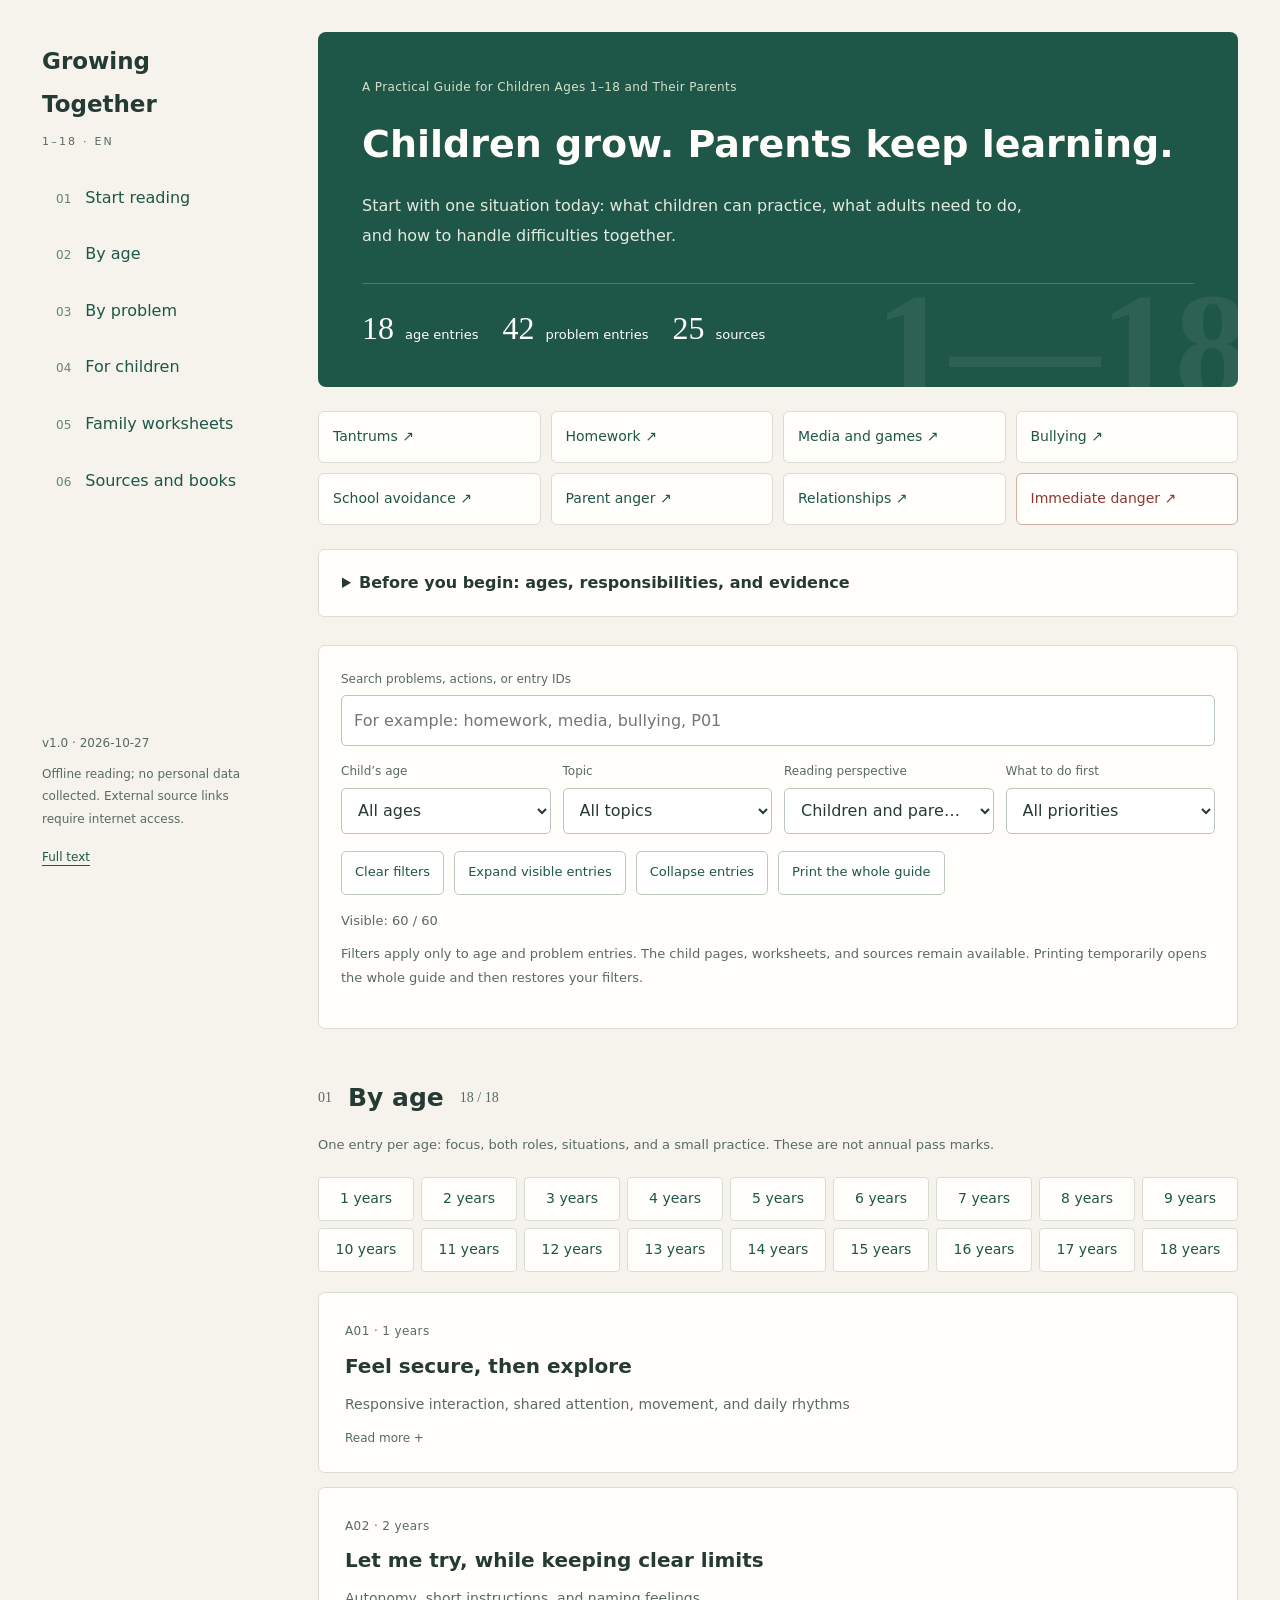
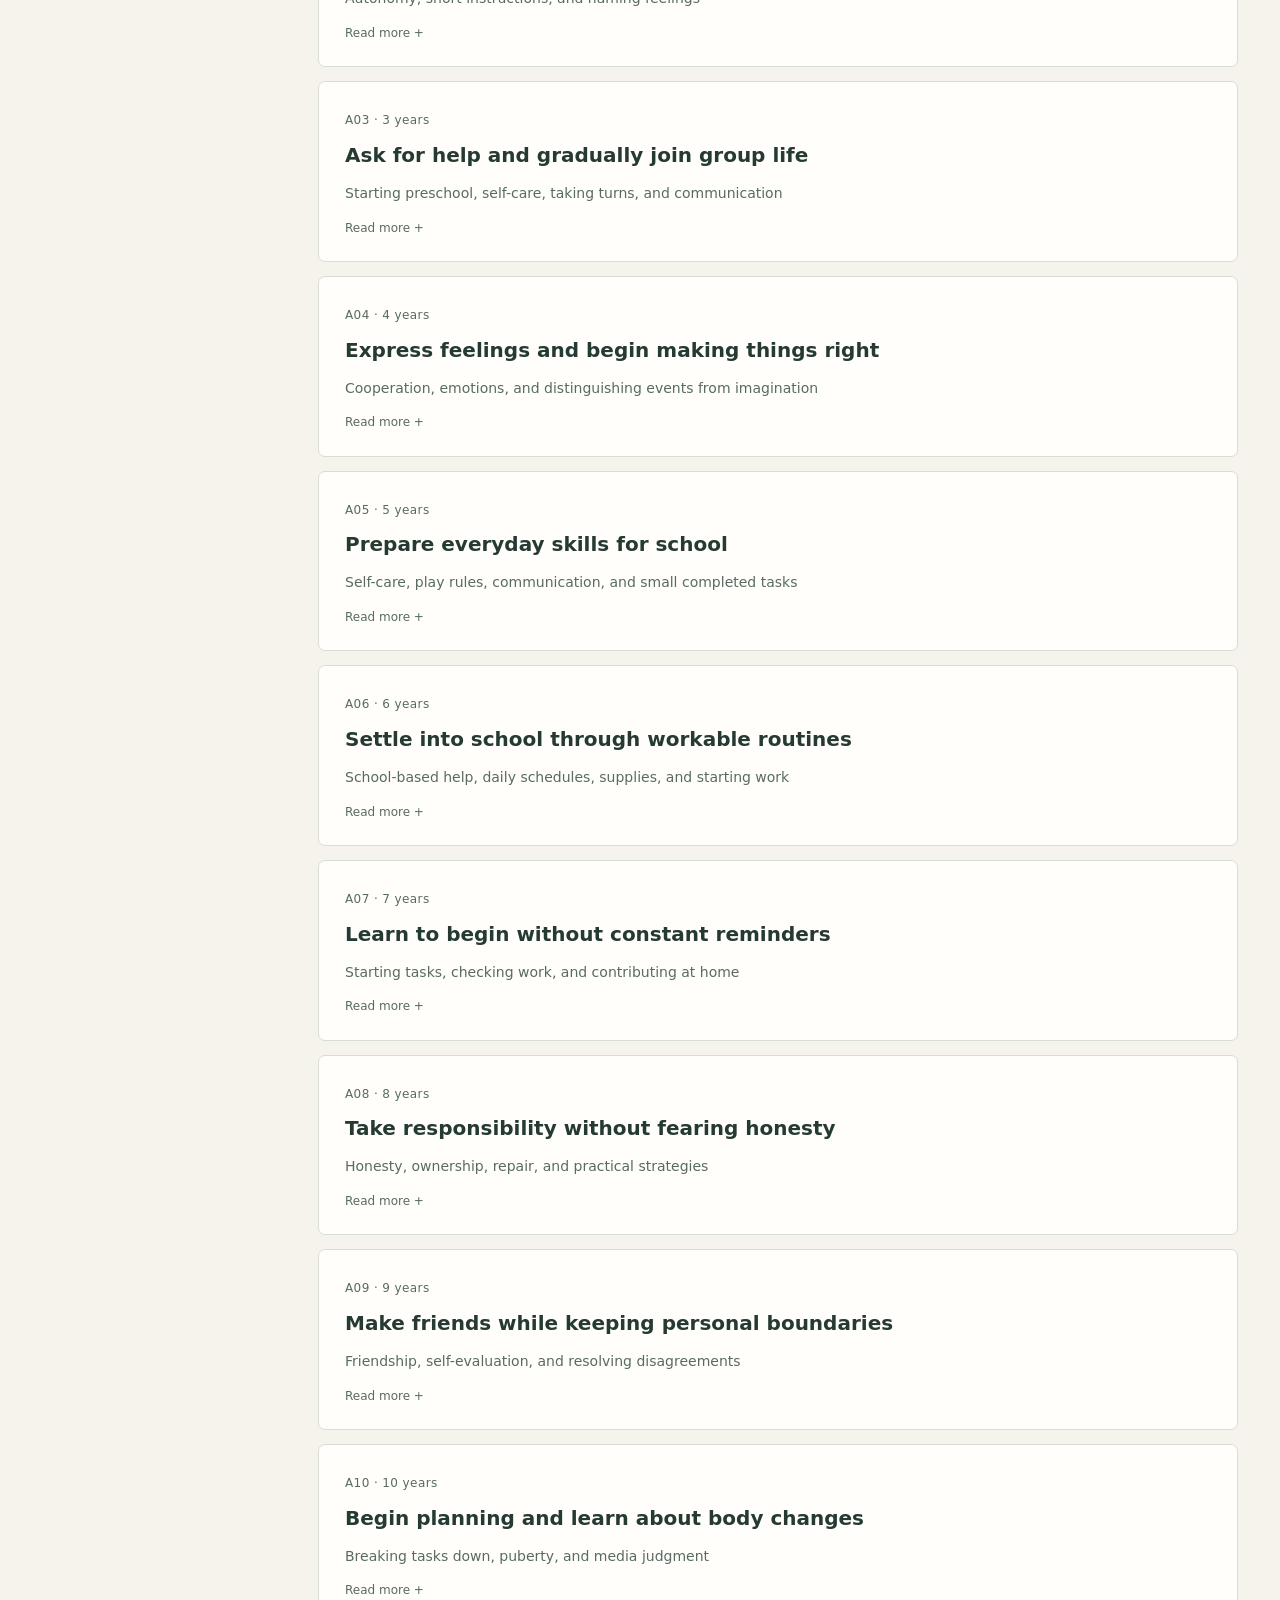
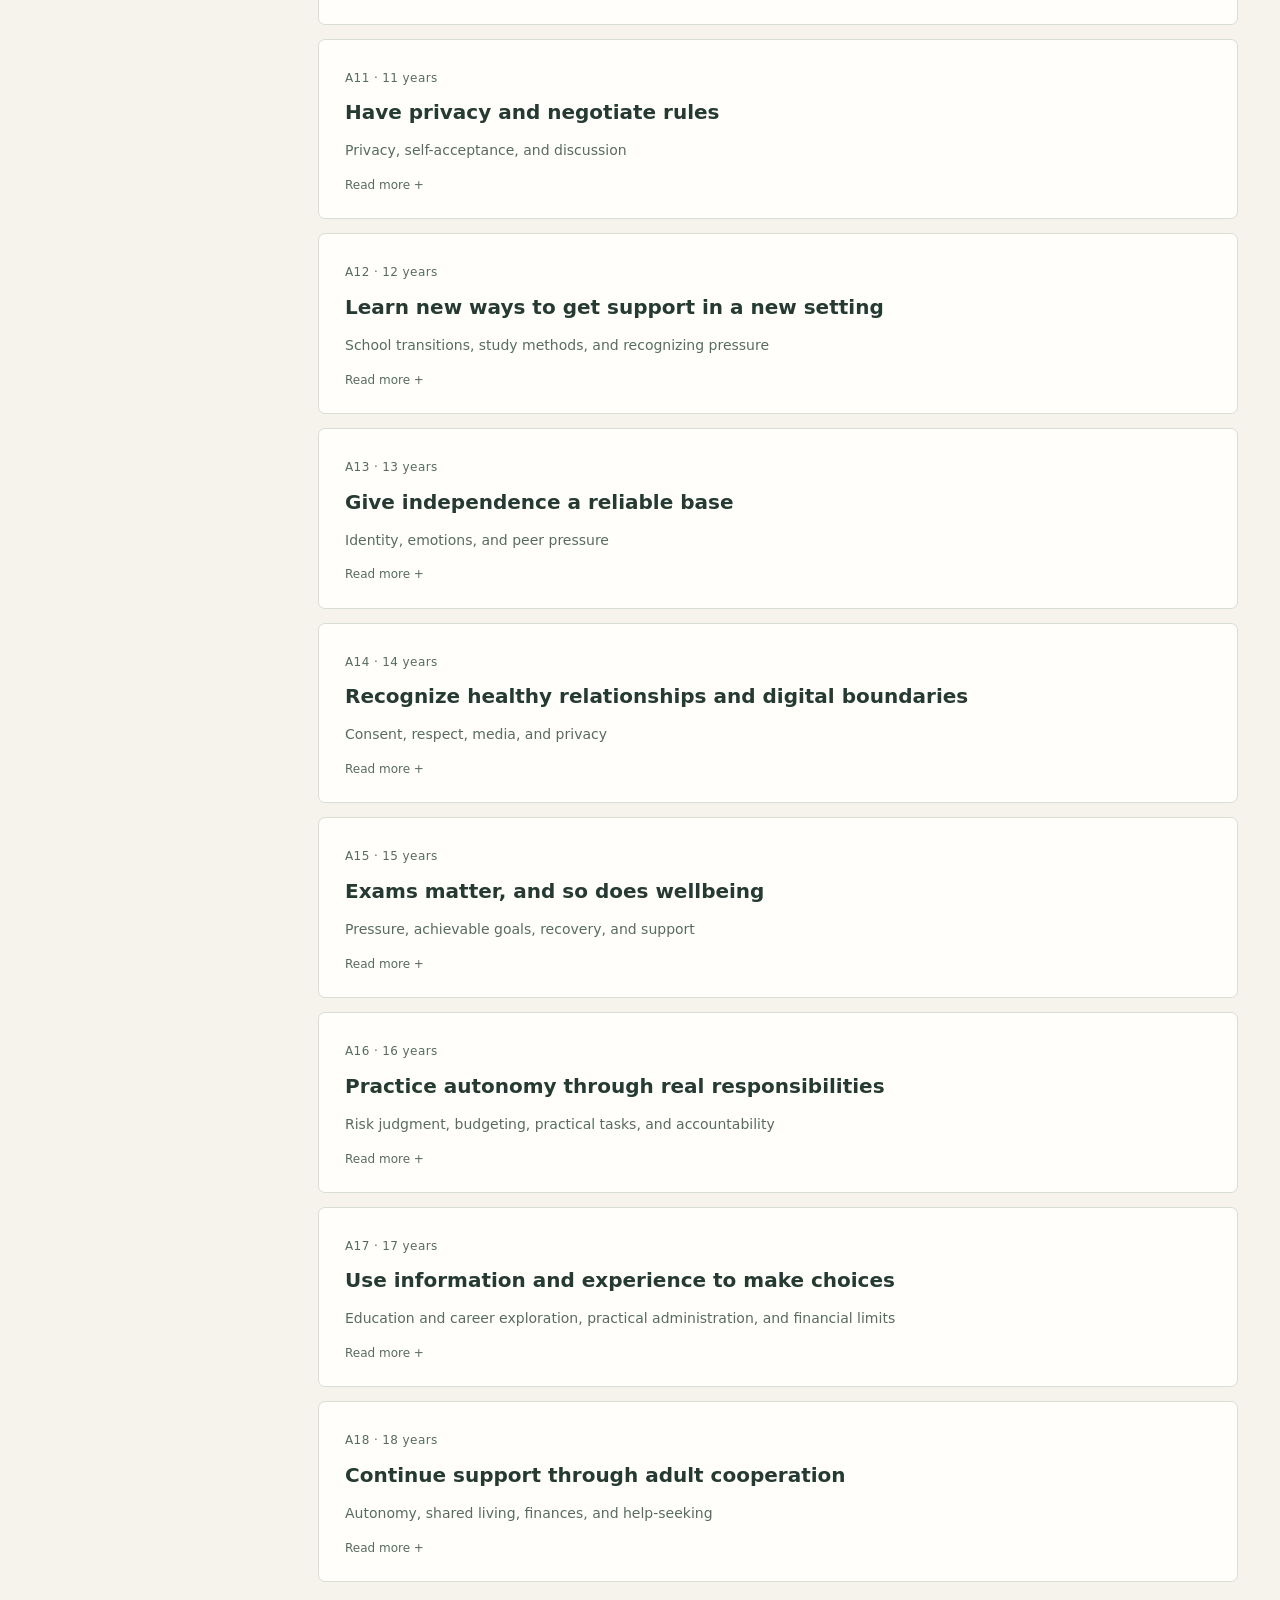
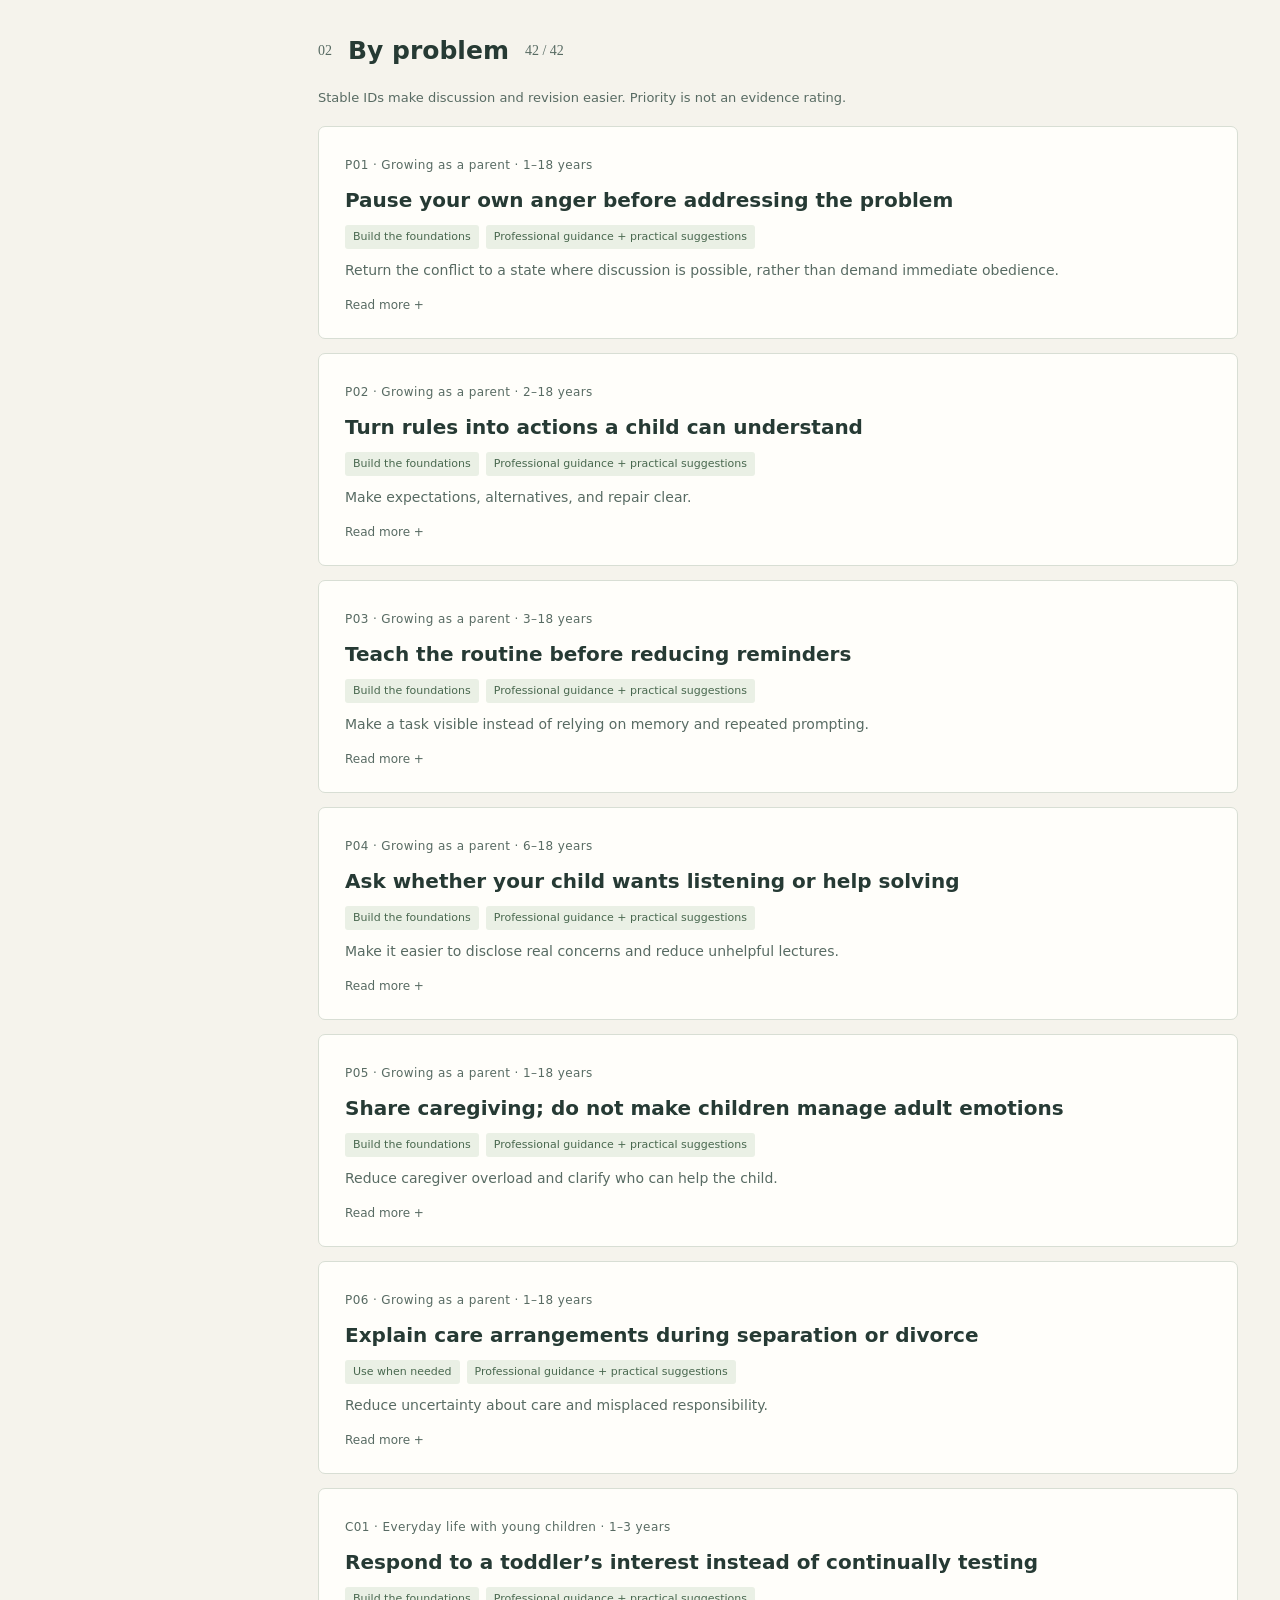
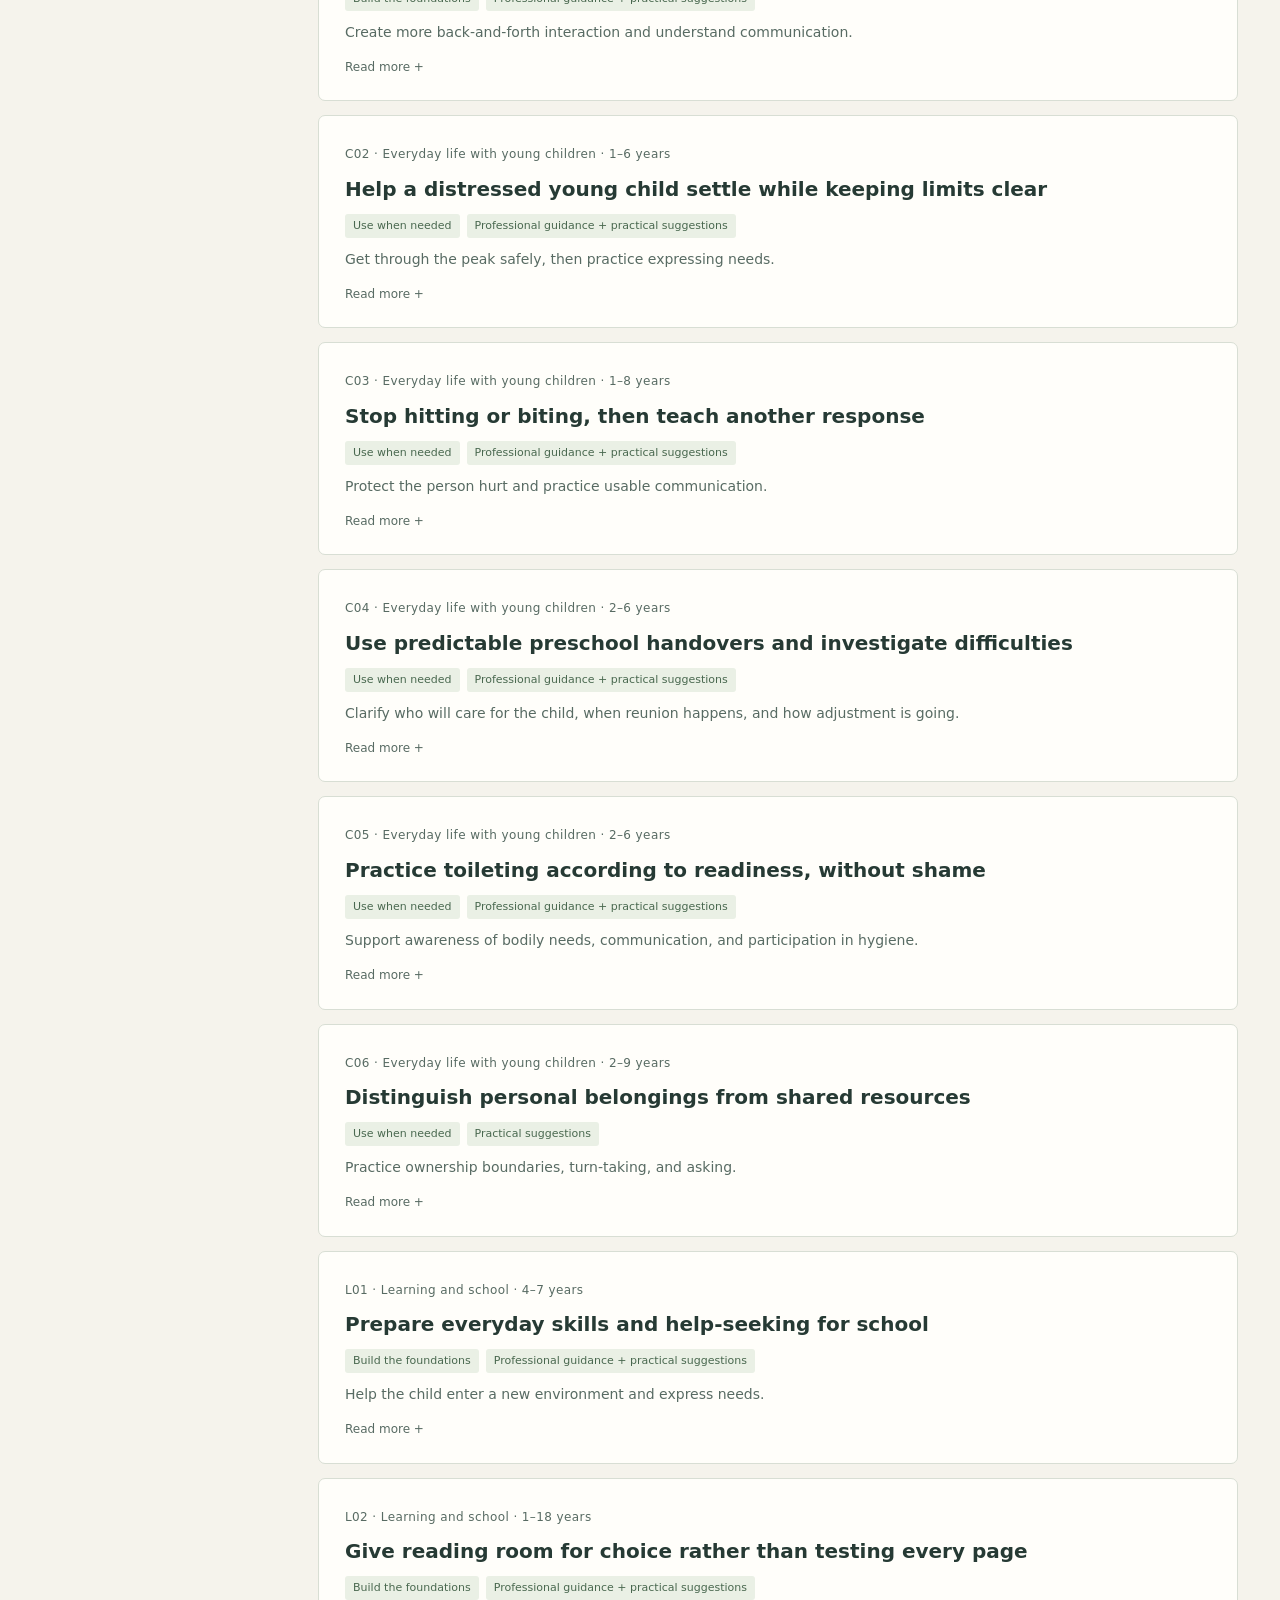
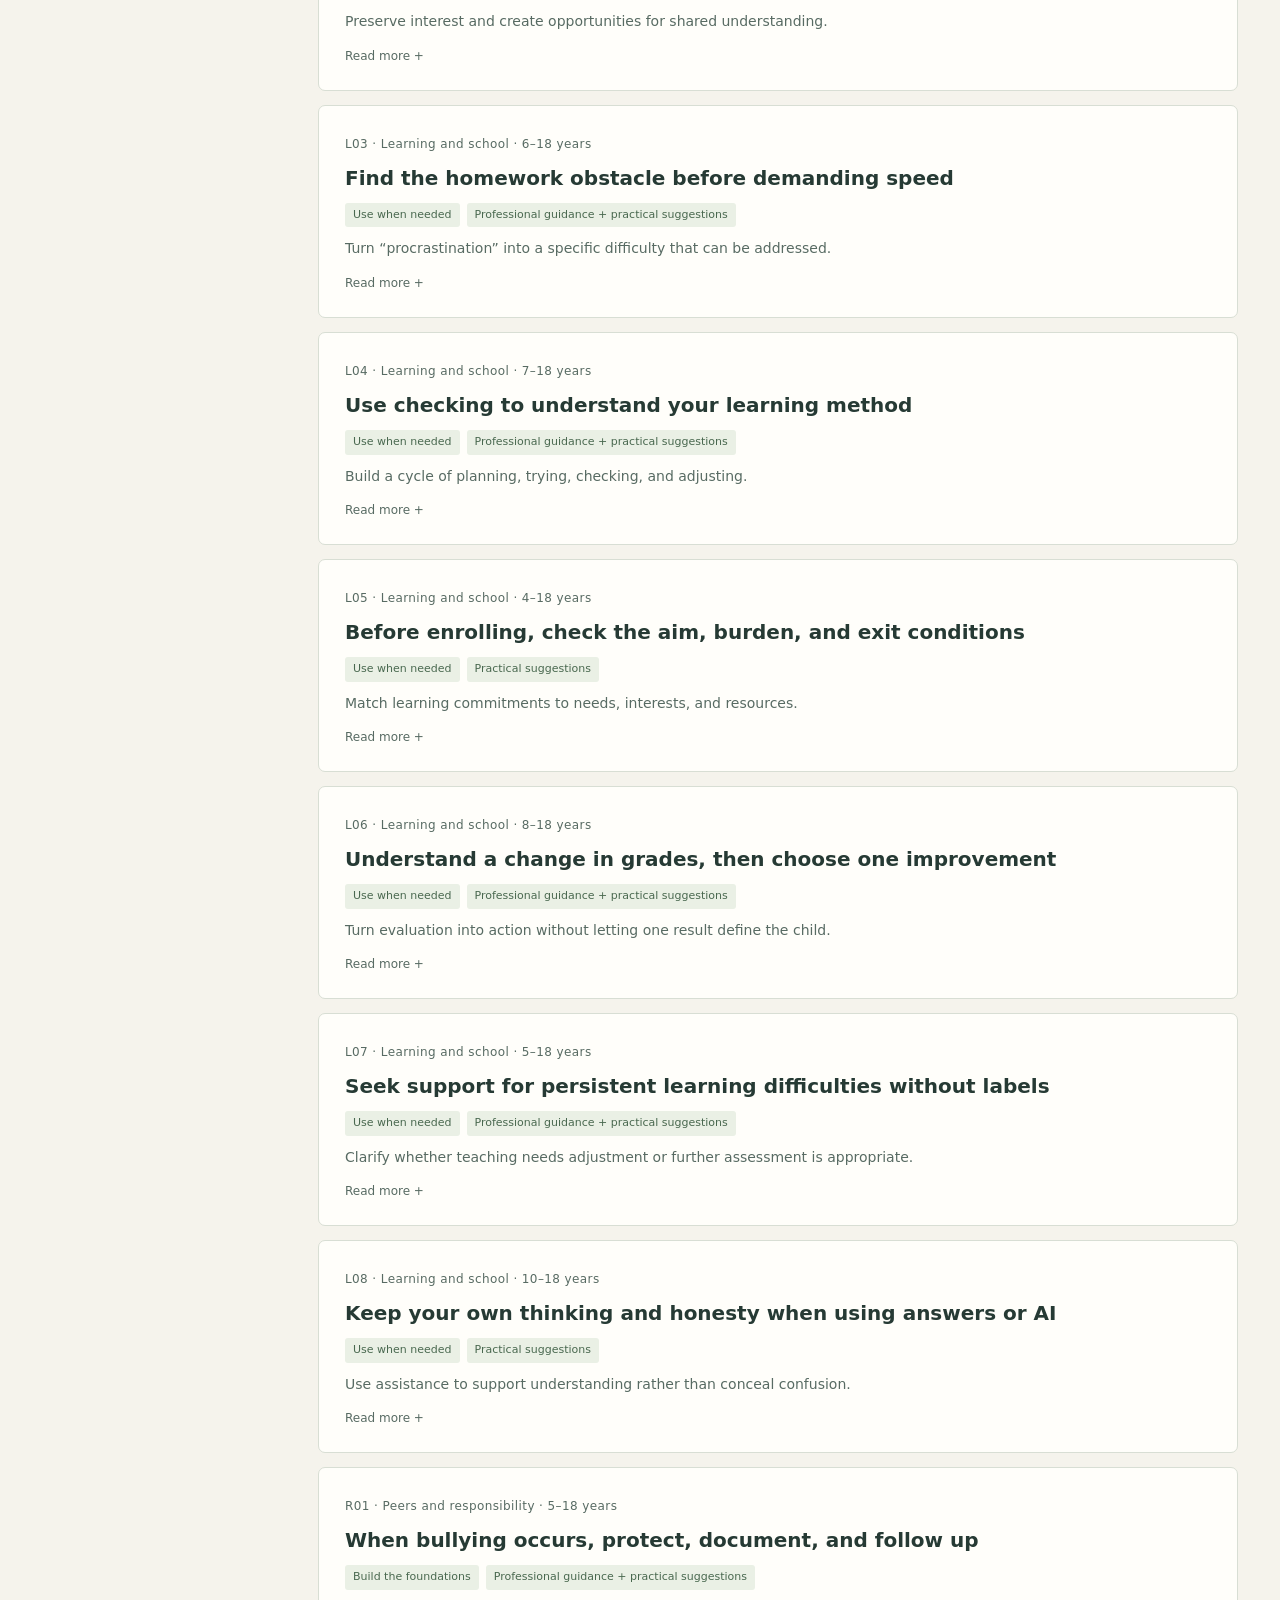
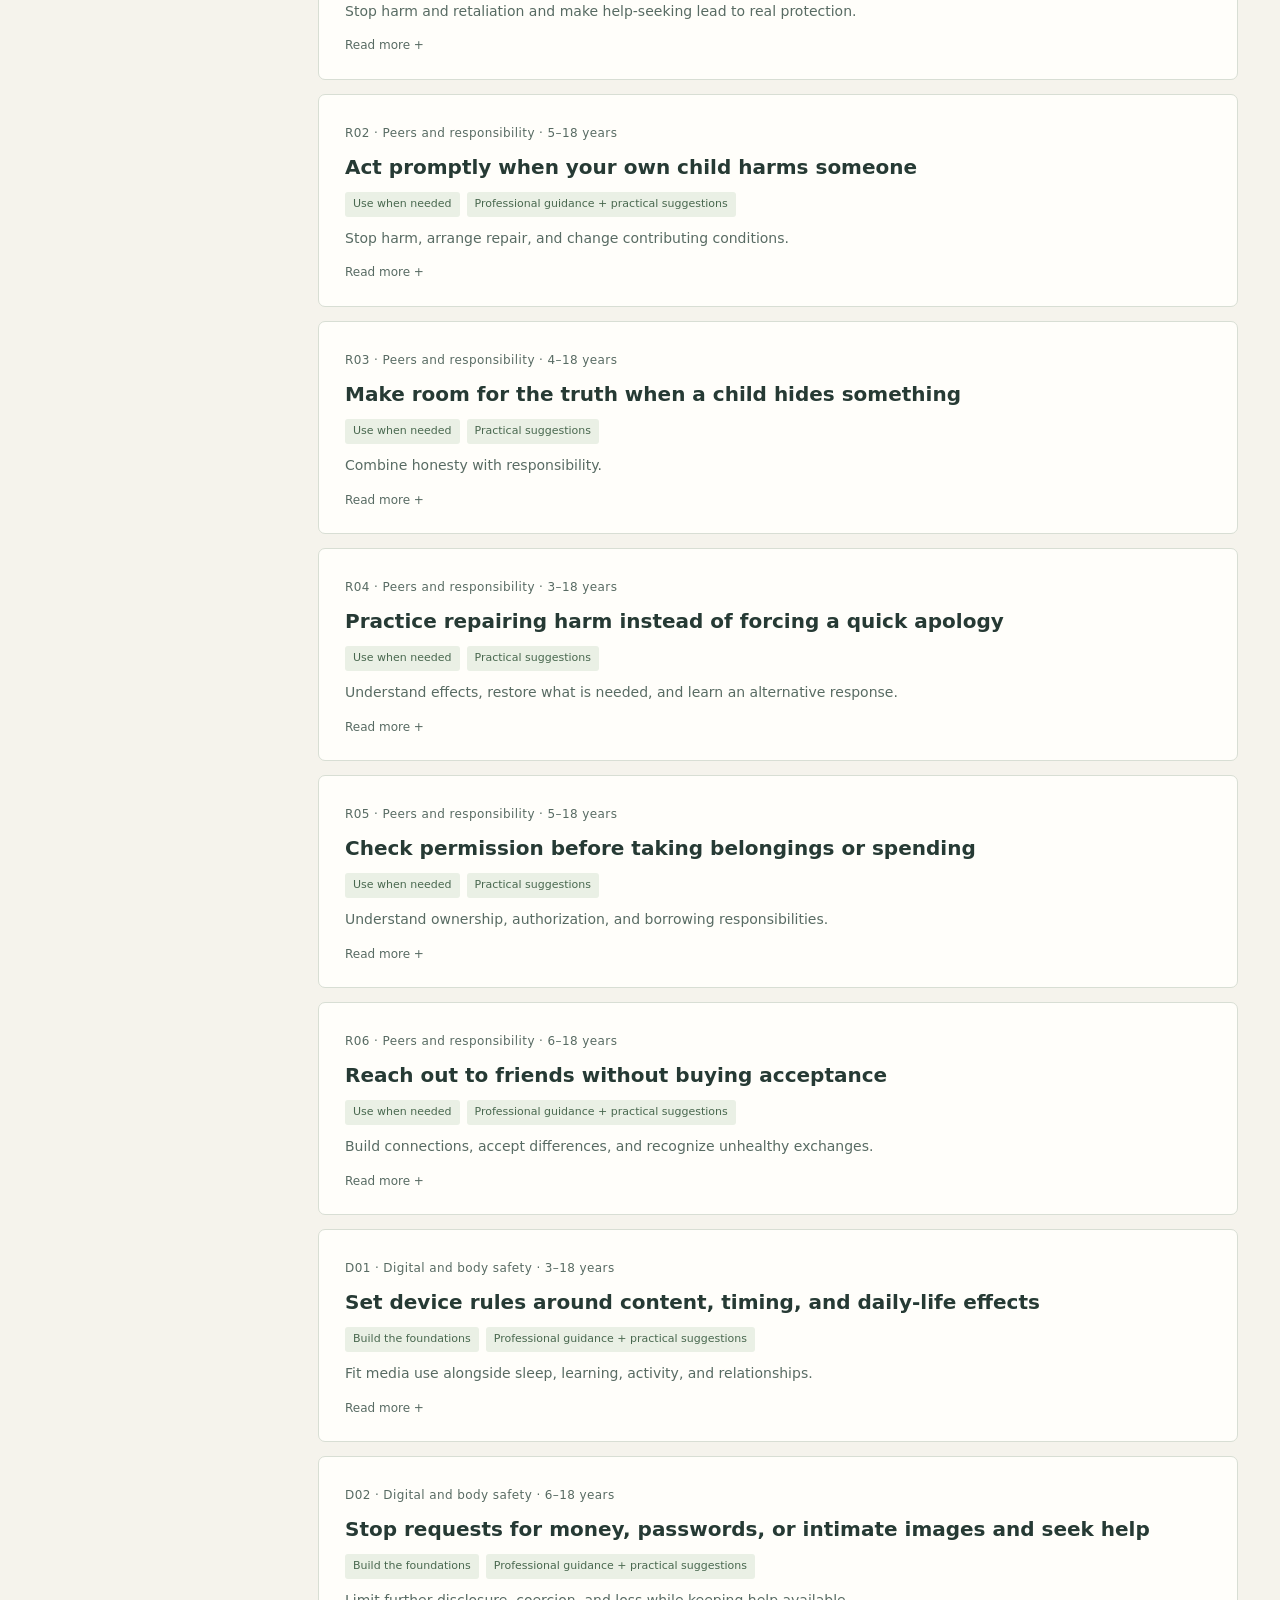
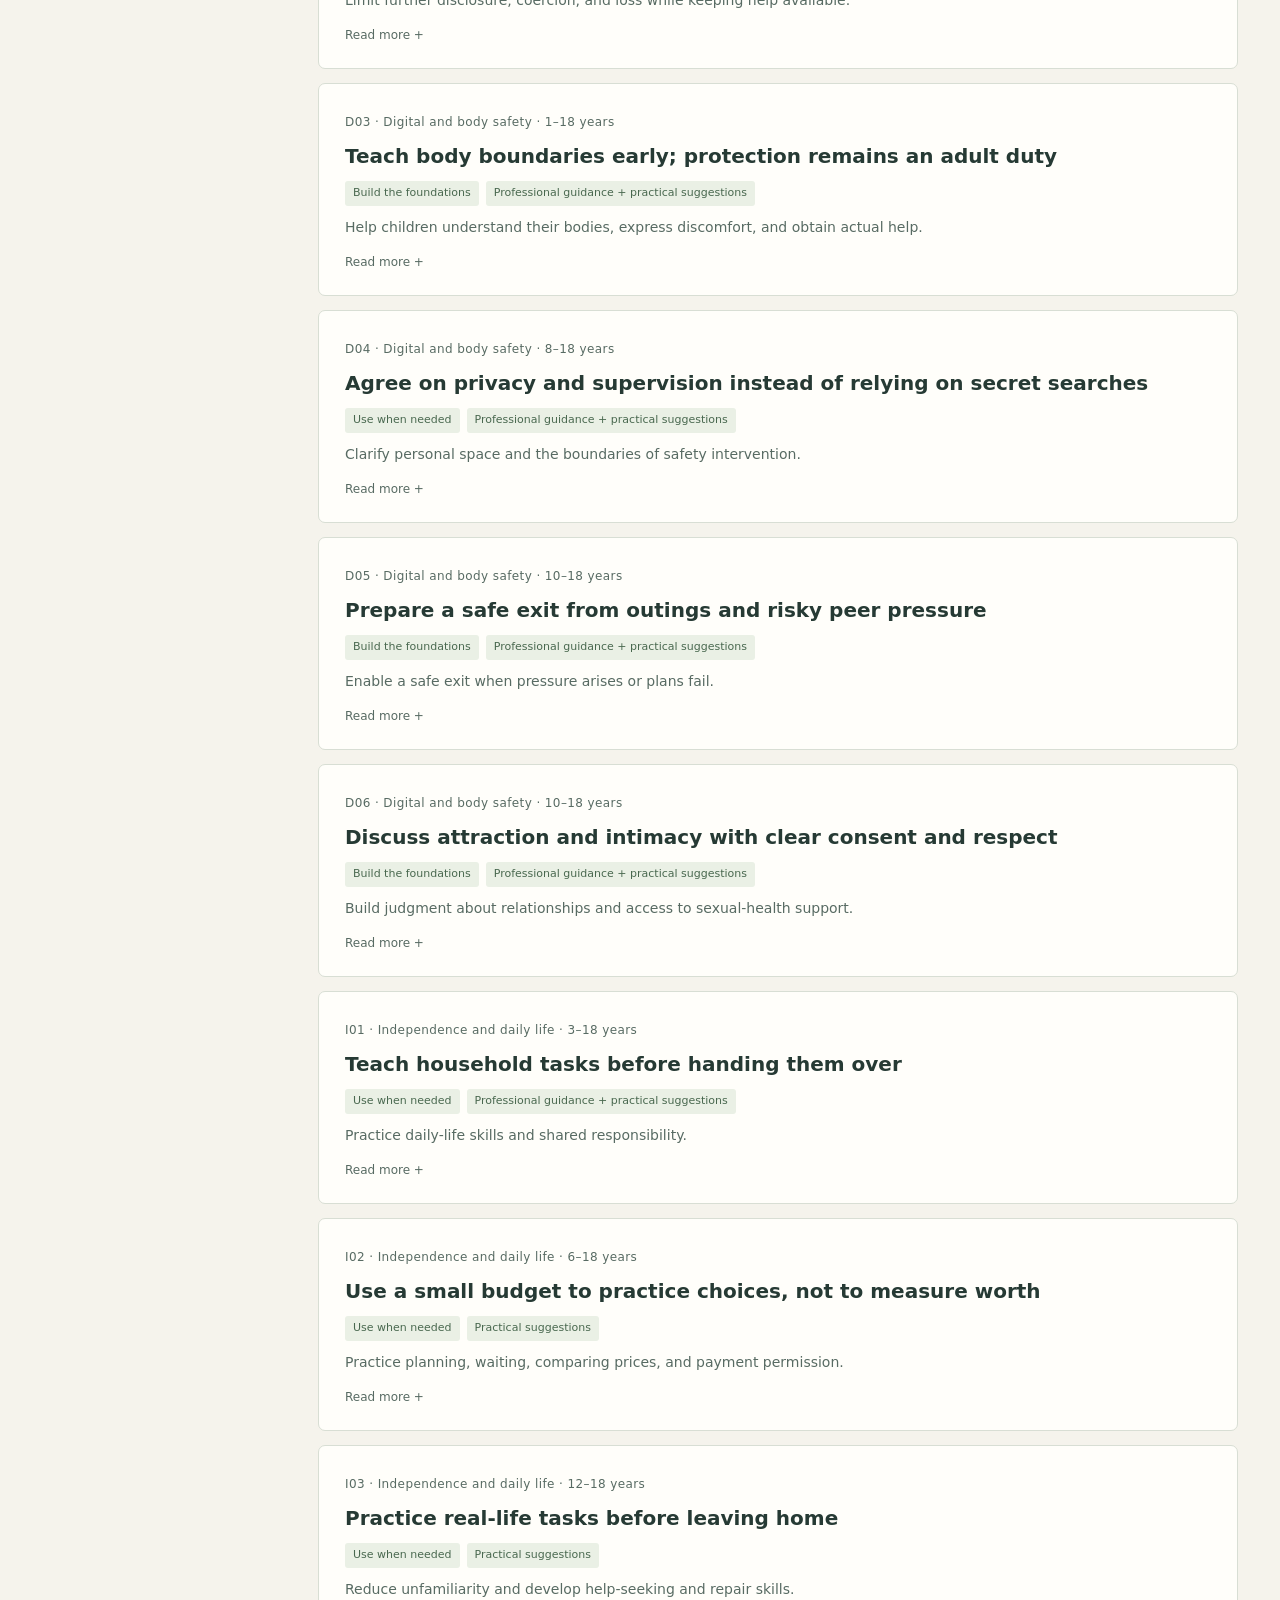
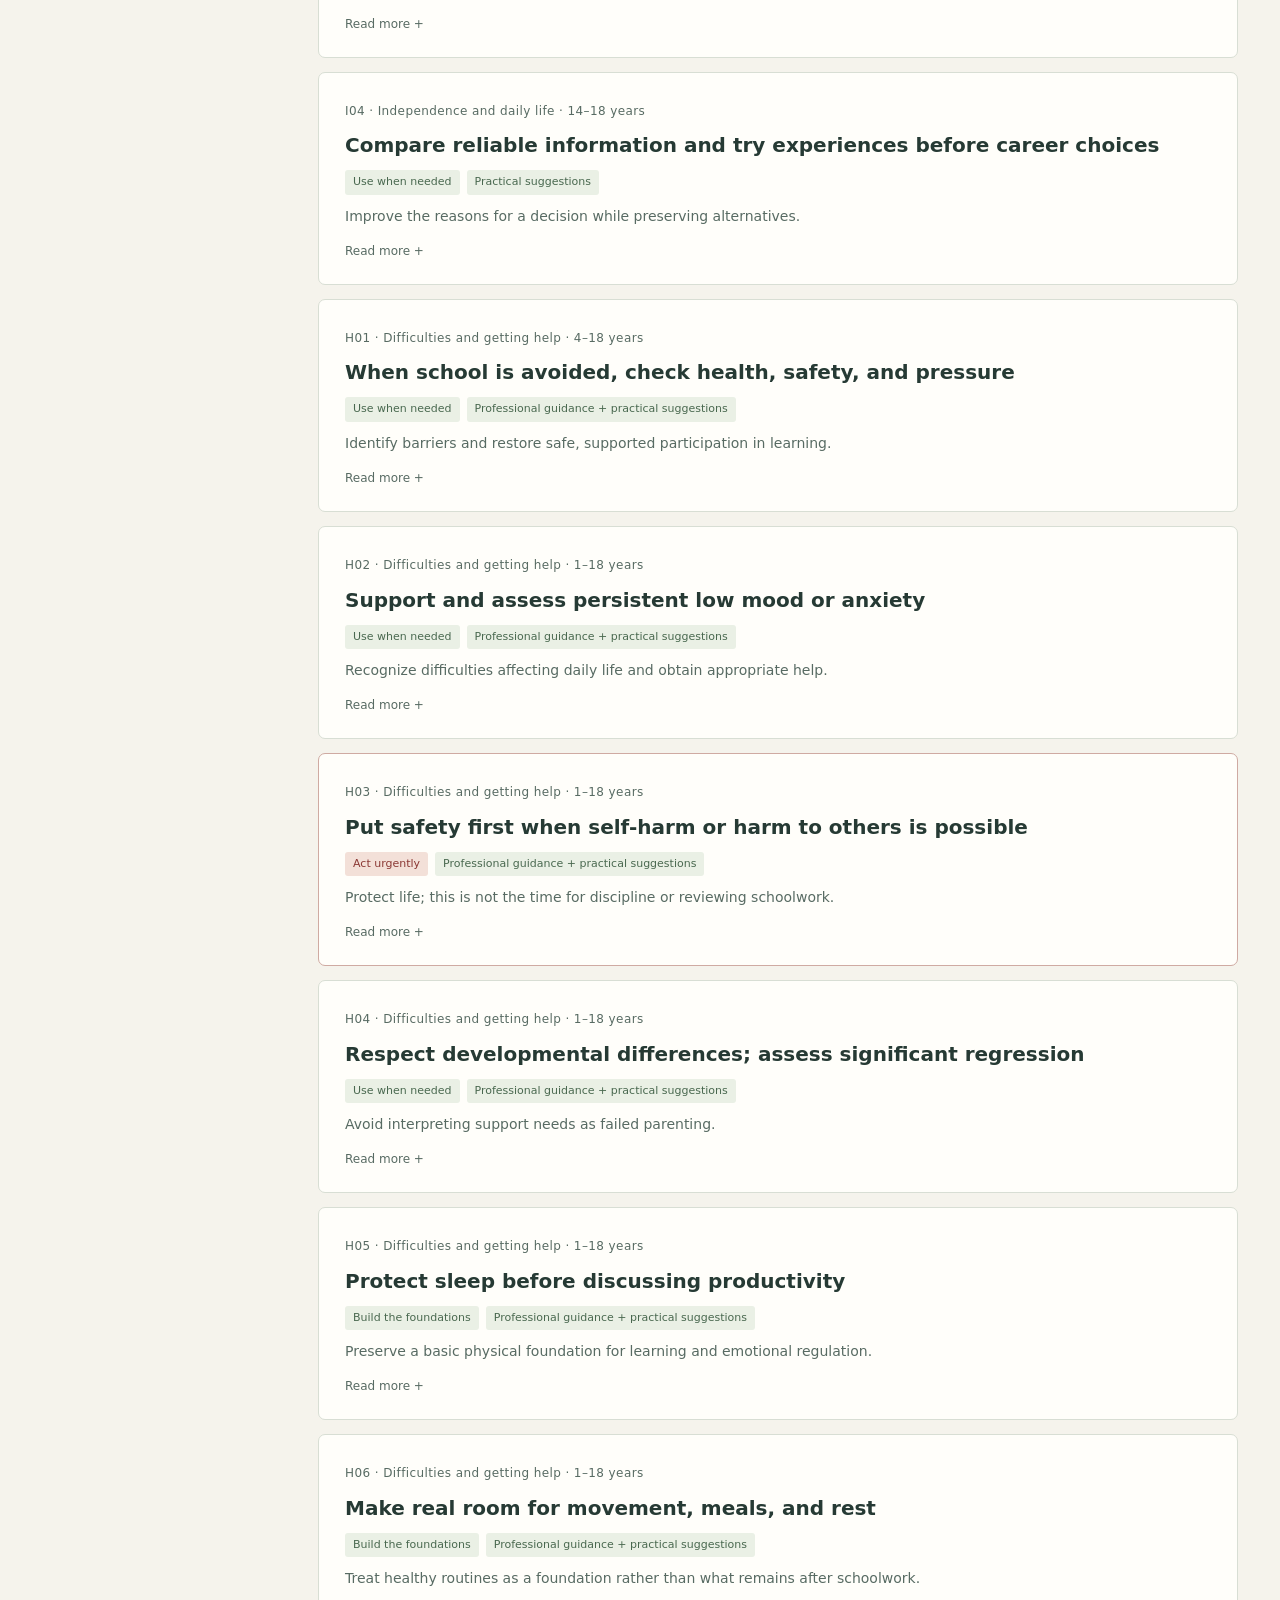
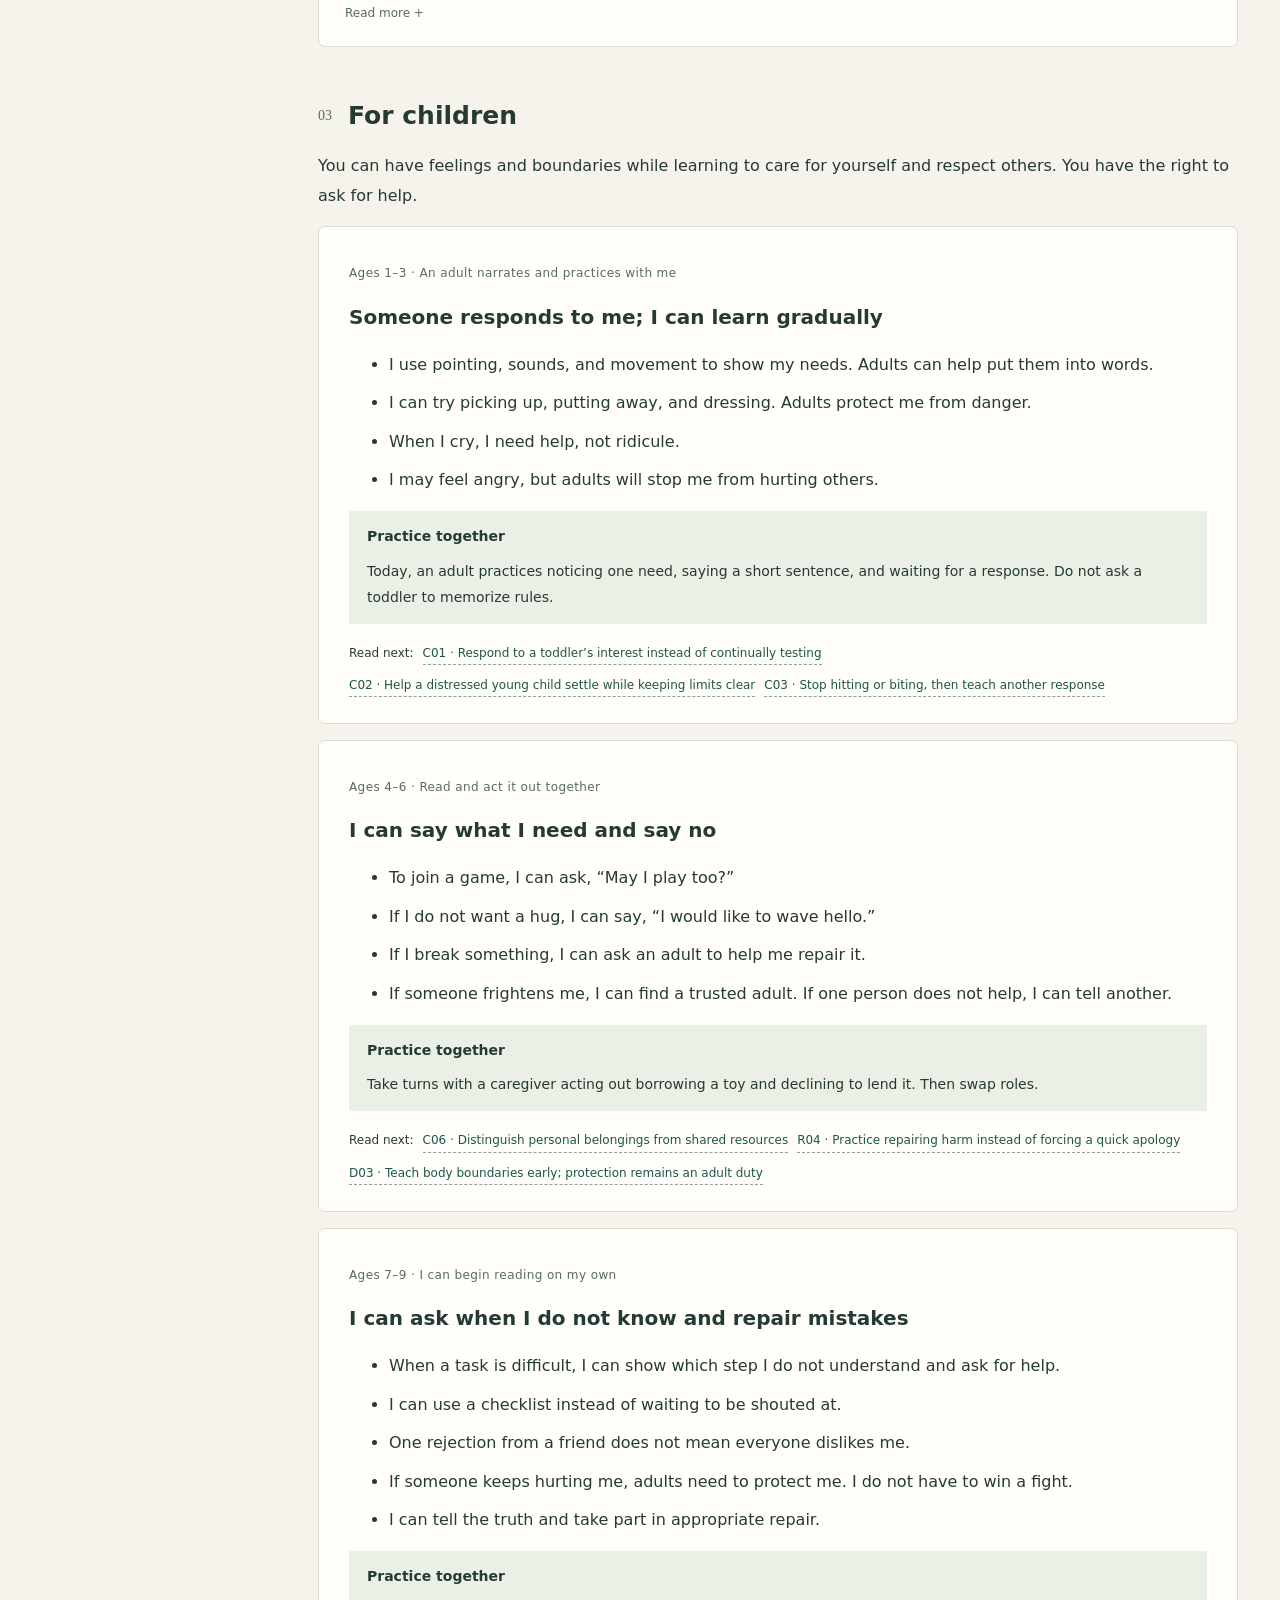
<file: en/index.html>
<!doctype html><html lang="en"><head><meta charset="utf-8"><meta name="viewport" content="width=device-width,initial-scale=1"><meta name="description" content="18 age entries · 42 problem entries · 6 child pages · 6 worksheets · 25 sources"><title>A Practical Guide for Children Ages 1–18 and Their Parents</title><style>
:root{--ink:#263a34;--muted:#586b63;--paper:#f5f3ec;--white:#fffefa;--green:#1e5648;--line:#d8ded4;--wash:#eaf0e5;--gold:#bb8f3c;--red:#8b3834}*{box-sizing:border-box}html{scroll-behavior:smooth;scroll-padding-top:24px}body{margin:0;background:var(--paper);color:var(--ink);font:16px/1.85 'Microsoft YaHei','PingFang SC',system-ui,sans-serif}a{color:var(--green);text-underline-offset:4px;overflow-wrap:anywhere}button,input,select{font:inherit}button,select{cursor:pointer}button,a,input,select,summary{-webkit-tap-highlight-color:transparent}button:focus-visible,a:focus-visible,input:focus-visible,select:focus-visible,summary:focus-visible{outline:3px solid var(--gold);outline-offset:4px}.skip{position:absolute;left:15px;top:-100px;background:white;padding:10px;z-index:9}.skip:focus{top:10px}.shell{max-width:1390px;margin:auto;display:grid;grid-template-columns:230px minmax(0,1fr);gap:46px;padding:32px 42px 70px}.rail{position:sticky;top:32px;height:calc(100vh - 64px);display:flex;flex-direction:column;overflow-y:auto}.brand{font-size:24px;font-weight:700;letter-spacing:2px;padding:8px 0 22px}.brand small{display:block;font:11px/1.6 system-ui;letter-spacing:2.2px;color:var(--muted);margin-top:8px}.rail nav{display:grid;gap:7px}.rail nav a{padding:10px 14px;text-decoration:none;border-radius:7px;min-height:46px}.rail nav a:hover{background:var(--wash)}.rail .bottom{font-size:12px;color:var(--muted);margin-top:auto;padding-top:28px}.rail .num{color:#668575;margin-right:14px;font-size:12px}.hero{background:var(--green);color:#fffefa;border-radius:8px;padding:44px 44px 38px;position:relative;overflow:hidden}.hero:after{content:'1—18';position:absolute;right:-12px;bottom:-57px;font:700 150px/1.3 Georgia,serif;opacity:.07;pointer-events:none}.hero .eyebrow{color:#d6e2c9}.hero h1{font:600 42px/1.42 'Microsoft YaHei',sans-serif;letter-spacing:1px;margin:20px 0}.hero p{max-width:660px;color:#e3eade;margin:0}.stats{display:flex;gap:32px;margin-top:32px;border-top:1px solid #ffffff33;padding-top:24px;font-size:13px}.stats strong{font:32px/1.3 Georgia,serif;margin-right:6px}.eyebrow{font-size:12px;letter-spacing:1.3px;color:var(--muted);text-transform:uppercase}.section{margin-top:46px;scroll-margin-top:26px}.section>h2{font-size:25px;font-weight:650;margin:0 0 12px;display:flex;align-items:center;gap:16px}.section>h2 small{font:14px Georgia;color:var(--muted)}p{margin:9px 0 16px}h3{font-size:20px;line-height:1.65;margin:6px 0 13px}h4{font-size:15px;margin:0 0 6px;color:var(--green)}.note{font-size:13px;color:var(--muted)}.quick{display:grid;grid-template-columns:repeat(4,1fr);gap:10px;margin:24px 0}.quick a{border:1px solid var(--line);background:var(--white);padding:12px 14px;border-radius:6px;font-size:14px;text-decoration:none}.quick a:last-child{color:var(--red);border-color:#cfb0a7}.intro{background:var(--white);border:1px solid var(--line);padding:4px 23px;border-radius:6px}.intro summary{padding:14px 0;font-weight:600;cursor:pointer}.intro li{margin-bottom:12px}.reader-controls{margin-top:28px;background:var(--white);padding:22px;border:1px solid var(--line);border-radius:7px}.search{display:block;margin-bottom:14px}.search span,.filters label span{display:block;font-size:12px;color:var(--muted);margin-bottom:5px}input,select{width:100%;border:1px solid #bac8bc;border-radius:5px;background:#fff;color:var(--ink);padding:10px 12px;min-height:46px}input[type=search]{font-size:16px}.filters{display:grid;grid-template-columns:repeat(4,minmax(0,1fr));gap:12px}.actions{display:flex;gap:10px;flex-wrap:wrap;margin-top:17px}button{border:1px solid #bdcbbc;background:white;border-radius:5px;padding:8px 13px;min-height:44px;font-size:13px;color:var(--green)}button:hover{background:var(--wash)}.status{font-size:13px;margin:14px 0 0;color:var(--muted)}.age-chips{display:grid;grid-template-columns:repeat(9,1fr);gap:7px;margin:20px 0}.age-chips a{border:1px solid var(--line);text-align:center;border-radius:4px;padding:8px 0;text-decoration:none;background:var(--white);font-size:14px;min-height:44px}.entry{margin:14px 0;background:var(--white);border:1px solid var(--line);border-radius:7px;overflow:clip}.entry summary{padding:22px 26px;cursor:pointer;list-style:none;position:relative}.entry summary::-webkit-details-marker{display:none}.entry summary h3{padding-right:100px;margin:5px 0 8px}.entry summary p{font-size:14px;color:var(--muted);margin-bottom:0;padding-right:8px}.open-hint{position:absolute;right:25px;top:25px;font-size:12px;color:var(--muted)}.entry[open] .open-hint{font-size:0}.entry[open] .open-hint:after{content:var(--close);font-size:12px}.entry[open] summary{background:#f0f3eb;border-bottom:1px solid var(--line)}.entry-body{padding:24px 30px}.field{margin-bottom:23px}.field p{margin:4px 0}.field ul,.field ol{margin:5px 0;padding-left:1.55em}.field li{margin:5px 0}.kid{border-left:3px solid #7a9862;padding-left:16px}.parent{border-left:3px solid #4b8174;padding-left:16px}.tags{display:flex;gap:7px;flex-wrap:wrap;margin:8px 0}.tags span{background:var(--wash);font-size:11px;padding:2px 8px;border-radius:3px;color:#49684f}.urgent{border-color:#cfaaa2}.urgent .tags span:first-child{background:#f3e0d8;color:var(--red)}blockquote{background:#f2eddf;border-left:3px solid var(--gold);margin:22px 0;padding:16px 20px}blockquote span{display:block;font-size:12px;color:#77623b;margin-bottom:7px}.caution h4,.escalate h4{color:#855343}.basis{background:#f3f5f0;padding:16px 18px;font-size:13px}.basis p{margin-bottom:7px}.related{font-size:12px;margin-top:18px;display:flex;gap:9px;flex-wrap:wrap}.related a{border-bottom:1px dashed #8da495;text-decoration:none}.child-page{padding:26px 30px;background:var(--white);border:1px solid var(--line);border-radius:7px;margin:16px 0}.child-page li{margin:9px 0}.practice{background:var(--wash);padding:13px 18px;font-size:14px}.practice p{margin-bottom:0}.table-wrap{overflow-x:auto}table{width:100%;border-collapse:collapse;background:var(--white);font-size:14px}th,td{text-align:left;vertical-align:top;border:1px solid var(--line);padding:12px 15px}th{font-weight:500;background:#edf1e8;min-width:140px}td{min-width:200px}.template{margin:28px 0}.source-list{padding-left:0;list-style:none}.source-list>li{padding:19px 0;border-top:1px solid var(--line)}.source-list h3{font-size:16px}.source-list h3 span{font-size:12px;color:var(--muted);margin-right:7px}.source-list p{font-size:13px;margin:5px 0}.book-list li{margin:15px 0}.book-list small{display:block;color:var(--muted)}.selfcheck{background:var(--white);padding:22px 30px;border:1px solid var(--line)}.selfcheck li{padding:7px 0}.colophon{font-size:13px;border-top:1px solid var(--line);padding-top:23px;margin-top:35px;color:var(--muted)}[hidden]{display:none!important}body[data-role=parent] .kid{display:none}body[data-role=child] .parent{display:none}.empty{padding:20px;background:#f5ead6;border-radius:5px}footer{margin-top:40px;font-size:12px;color:var(--muted)}
@media(max-width:1050px){.shell{grid-template-columns:180px minmax(0,1fr);gap:24px;padding:24px}.quick{grid-template-columns:repeat(2,1fr)}.hero{padding:32px}.hero h1{font-size:35px}.filters{grid-template-columns:repeat(2,1fr)}}
@media(max-width:720px){.shell{display:block;padding:16px}.rail{position:static;height:auto;overflow:visible;margin-bottom:18px}.brand{font-size:19px;padding:0 0 12px}.brand small{display:none}.rail nav{display:flex;overflow-x:auto;gap:2px;border-bottom:1px solid var(--line);padding-bottom:7px}.rail nav a{white-space:nowrap;padding:7px 10px;font-size:13px}.rail .num,.rail .bottom{display:none}.hero{padding:28px 24px}.hero h1{font-size:31px}.hero p{font-size:14px}.stats{gap:20px;font-size:11px}.stats strong{font-size:26px}.reader-controls{padding:16px}.section{margin-top:34px}.section>h2{font-size:22px}.entry summary{padding:20px}.entry summary h3{font-size:18px;padding-right:0;margin-top:10px}.open-hint{position:static;display:block;margin-top:10px}.entry-body,.child-page{padding:20px}.age-chips{grid-template-columns:repeat(6,1fr)}.filters{gap:9px}.quick a{font-size:13px;padding:11px}.selfcheck{padding:16px 22px}.related a{line-height:2.1}input,select{font-size:14px}}
@media print{@page{size:A4;margin:18mm 16mm}html{scroll-behavior:auto}body{background:white;font-size:10.5pt;line-height:1.7;color:#172b23}.shell{display:block;padding:0}.rail,.reader-controls,.quick,.age-chips,.open-hint,.skip,.no-print{display:none!important}.hero{padding:0;background:white;color:#172b23;border-bottom:2px solid #1e5648;border-radius:0}.hero .eyebrow,.hero p{color:#425e4c}.hero h1{font-size:25pt}.hero:after{display:none}.stats{padding:10px 0;margin-top:15px;border:0}.stats strong{font-size:19pt}.section{margin-top:25px}.section>h2{font-size:18pt;break-after:avoid}.entry{border:0;border-top:1px solid #aaa;border-radius:0;overflow:visible}.entry summary{padding:14px 0 8px;background:white!important;break-after:avoid}.entry summary h3{font-size:14pt;padding-right:0}.entry-body{padding:5px 0 15px}.field,blockquote,.basis,.practice{break-inside:avoid}.field{margin-bottom:13px}.entry-body h4{break-after:avoid}.child-page{padding:12px 0;border:0}.template{break-inside:avoid}.source-list li{break-inside:avoid}.source-list h3{font-size:11pt}a{color:#254b3a;text-decoration:none}.tags span{border:1px solid #ddd;background:white}.related{font-size:8pt}.note{font-size:9pt}th,td{padding:8px}body[data-role=parent] .kid,body[data-role=child] .parent{display:block}.intro{border:0;padding:0}.hero,.entry,.basis,blockquote{-webkit-print-color-adjust:exact;print-color-adjust:exact}}

:root{--close:"Collapse −"}body{font-family:system-ui,'Segoe UI',sans-serif}.hero h1{font-family:system-ui,'Segoe UI',sans-serif;font-size:38px;line-height:1.4;letter-spacing:0}.brand{letter-spacing:0;font-size:23px}.eyebrow{letter-spacing:.4px;text-transform:none}.entry summary h3{padding-right:0}.open-hint{position:static;display:block;margin-top:10px}.stats{flex-wrap:wrap;gap:14px 24px}.stats span{display:flex;align-items:baseline;gap:5px}.section>h2{flex-wrap:wrap}main{min-width:0}.entry-body,.child-page{overflow-wrap:anywhere}.filters select{min-width:0;text-overflow:ellipsis}@media(max-width:720px){.hero h1{font-size:29px}.stats{gap:10px 16px}.stats span{flex-direction:column;gap:0}.stats strong{font-size:25px}.section>h2{gap:8px}.hero{padding:26px 22px}}@media print{.hero h1{font-size:25pt}}

.hero:after{white-space:nowrap}html[lang=ko] .entry-body,html[lang=ko] .child-page,html[lang=ko] .hero{word-break:keep-all;overflow-wrap:anywhere}
</style></head><body data-role="both"><a class="skip" href="#main">Skip to content</a><div class="shell"><aside class="rail"><div class="brand">Growing Together<small>1–18 · EN</small></div><nav aria-label="Read the guide"><a href="#start"><span class="num">01</span>Start reading</a><a href="#ages"><span class="num">02</span>By age</a><a href="#problems"><span class="num">03</span>By problem</a><a href="#children"><span class="num">04</span>For children</a><a href="#templates"><span class="num">05</span>Family worksheets</a><a href="#evidence"><span class="num">06</span>Sources and books</a></nav><div class="bottom">v1.0 · 2026-10-27<p>Offline reading; no personal data collected. External source links require internet access.</p><a href="GUIDE.md">Full text</a></div></aside><main id="main"><header class="hero" id="start"><div class="eyebrow">A Practical Guide for Children Ages 1–18 and Their Parents</div><h1>Children grow. Parents keep learning.</h1><p>Start with one situation today: what children can practice, what adults need to do, and how to handle difficulties together.</p><div class="stats"><span><strong>18</strong>age entries</span><span><strong>42</strong>problem entries</span><span><strong>25</strong>sources</span></div></header><div class="quick"><a href="#C02">Tantrums ↗</a><a href="#L03">Homework ↗</a><a href="#D01">Media and games ↗</a><a href="#R01">Bullying ↗</a><a href="#H01">School avoidance ↗</a><a href="#P01">Parent anger ↗</a><a href="#D06">Relationships ↗</a><a href="#H03">Immediate danger ↗</a></div><details class="intro"><summary>Before you begin: ages, responsibilities, and evidence</summary><ul><li>This guide is for children and their caregivers. Children gradually practice expression, cooperation, judgment, and responsibility. Adults provide the conditions, examples, protection, and age-appropriate support. Their responsibilities are not equal.</li><li>The entries for ages 1–18 help you find material; they are not developmental pass marks. Development, school entry, and puberty vary. Body and safety education should continue over time, without waiting for a particular birthday. Adults mainly narrate and practice with children ages 1–6; from age 7, choose shared or independent reading according to ability.</li><li>Start with the current age and one real problem. Try one change and observe whether it fits your family. Do not turn the whole guide into a checklist of compulsory achievements. Practice periods are scheduling examples, not scientifically established deadlines for improvement.</li><li>Effort estimates are qualitative, and intended improvements are goals, not guarantees. Priorities are editorial: act urgently for current danger, build the foundations for basic conditions, and use when needed for specific difficulties. Escalation signs in ordinary entries also deserve immediate attention.</li><li>Each entry separates principles supported by professional sources from the steps, scripts, and exercises written for this guide. This is not a systematic review. It does not assign falsely precise A/B/C evidence grades or turn associations into causal claims. Books help understanding; they do not automatically prove a method works.</li><li>References are limited to public materials from official and professional organizations in China and developed countries including the United States, United Kingdom, and Canada. Foreign laws, helplines, medical procedures, and school systems are not transplanted here. Check the arrangements where you live.</li><li>This edition was researched and written with AI assistance and has not received independent review by child-development, education, or clinical experts. It is general educational information, not diagnosis, treatment, or crisis-response training. For current danger, contact local emergency services and appropriate professionals.</li></ul></details><div class="reader-controls" role="search" aria-label="Search problems, actions, or entry IDs"><label class="search"><span>Search problems, actions, or entry IDs</span><input id="query" type="search" placeholder="For example: homework, media, bullying, P01" autocomplete="off"></label><div class="filters"><label><span>Child’s age</span><select id="age"><option value="">All ages</option><option value="1">1 years</option><option value="2">2 years</option><option value="3">3 years</option><option value="4">4 years</option><option value="5">5 years</option><option value="6">6 years</option><option value="7">7 years</option><option value="8">8 years</option><option value="9">9 years</option><option value="10">10 years</option><option value="11">11 years</option><option value="12">12 years</option><option value="13">13 years</option><option value="14">14 years</option><option value="15">15 years</option><option value="16">16 years</option><option value="17">17 years</option><option value="18">18 years</option></select></label><label><span>Topic</span><select id="topic"><option value="">All topics</option><option>Age guide</option><option>Growing as a parent</option><option>Everyday life with young children</option><option>Learning and school</option><option>Peers and responsibility</option><option>Digital and body safety</option><option>Independence and daily life</option><option>Difficulties and getting help</option></select></label><label><span>Reading perspective</span><select id="role"><option value="both">Children and parents</option><option value="parent">Parent actions</option><option value="child">Child practice</option></select></label><label><span>What to do first</span><select id="priority"><option value="">All priorities</option><option>Build the foundations</option><option>Use when needed</option><option>Act urgently</option></select></label></div><div class="actions"><button id="reset">Clear filters</button><button id="expand">Expand visible entries</button><button id="collapse">Collapse entries</button><button id="print">Print the whole guide</button></div><p class="status" id="status" role="status" aria-live="polite"></p><p class="note">Filters apply only to age and problem entries. The child pages, worksheets, and sources remain available. Printing temporarily opens the whole guide and then restores your filters.</p></div><noscript><p class="empty">Scripts are disabled. Search and filters are unavailable, but you can still open and read each entry.</p></noscript><p class="empty" id="empty" hidden>No matching entries. Try fewer keywords or clear the filters.</p><section class="section" id="ages"><h2><small>01</small>By age <small id="age-count">18 / 18</small></h2><p class="note">One entry per age: focus, both roles, situations, and a small practice. These are not annual pass marks.</p><div class="age-chips"><a href="#A01">1 years</a><a href="#A02">2 years</a><a href="#A03">3 years</a><a href="#A04">4 years</a><a href="#A05">5 years</a><a href="#A06">6 years</a><a href="#A07">7 years</a><a href="#A08">8 years</a><a href="#A09">9 years</a><a href="#A10">10 years</a><a href="#A11">11 years</a><a href="#A12">12 years</a><a href="#A13">13 years</a><a href="#A14">14 years</a><a href="#A15">15 years</a><a href="#A16">16 years</a><a href="#A17">17 years</a><a href="#A18">18 years</a></div><details class="entry age-entry" id="A01" data-min="1" data-max="1" data-topic="Age guide" data-priority=""><summary><span class="eyebrow">A01 · 1 years</span><h3>Feel secure, then explore</h3><p>Responsive interaction, shared attention, movement, and daily rhythms</p><span class="open-hint" aria-hidden="true">Read more +</span></summary><div class="entry-body"><div class="field kid"><h4>What children can practice</h4><ul><li>I can use pointing, looking, and sounds to express needs; an adult can help put them into words.</li><li>I can handle safe objects, imitate actions, and look at pictures with someone.</li></ul></div><div class="field parent"><h4>What parents can do</h4><ol><li>Follow what interests your child, use short sentences, and wait for a response instead of continually testing them.</li><li>Use dressing, meals, and walks for interaction; put dangerous objects out of reach first.</li><li>Keep handovers between caregivers predictable. Adults must provide safety rather than expecting a toddler to remember every rule.</li></ol></div><div class="field "><h4>When this happens</h4><p>Repeatedly throwing a spoon: consider whether your child is finished eating or exploring. Put utensils away safely, show where unwanted items go, and offer something safe to drop. Crying at separation: say a brief goodbye, hand over to a familiar adult, and reconnect warmly on return.</p></div><div class="field "><h4>Try this today</h4><p>Notice one moment when your child points. Look at the same thing, name it, and wait for their response.</p></div><div class="field "><h4>What to look for</h4><p>Look for easier communication and participation, not the number of written words recognized.</p></div><div class="field caution"><h4>What to avoid</h4><p>Do not label crying as manipulation or expect a toddler to manage every emotion alone.</p></div><p class="note">Editorial organization: ages are navigation aids, not developmental tests. See the linked entries for supporting guidance.</p><div class="related">Read next: <a href="#C01">C01 · Respond to a toddler’s interest instead of continually testing</a> <a href="#C02">C02 · Help a distressed young child settle while keeping limits clear</a> <a href="#H04">H04 · Respect developmental differences; assess significant regression</a></div></div></details><details class="entry age-entry" id="A02" data-min="2" data-max="2" data-topic="Age guide" data-priority=""><summary><span class="eyebrow">A02 · 2 years</span><h3>Let me try, while keeping clear limits</h3><p>Autonomy, short instructions, and naming feelings</p><span class="open-hint" aria-hidden="true">Read more +</span></summary><div class="entry-body"><div class="field kid"><h4>What children can practice</h4><ul><li>I can choose between two safe options.</li><li>I can practice saying “no” and “help”; adults can demonstrate when I cannot.</li></ul></div><div class="field parent"><h4>What parents can do</h4><ol><li>Give one instruction at a time, with a gesture and time to respond.</li><li>Allow extra time for eating independently or putting away one toy.</li><li>Allow feelings while immediately stopping hitting and dangerous behavior.</li></ol></div><div class="field "><h4>When this happens</h4><p>Wanting a toy in a shop: acknowledge the wish and keep the purchasing decision consistent; move somewhere quieter if needed. Biting: separate the children, care for the injured child first, and teach “stop” or “help.” Never bite back.</p></div><div class="field "><h4>Try this today</h4><p>Choose one daily task and let your child choose its order or the item to use.</p></div><div class="field "><h4>What to look for</h4><p>Notice whether transitions become easier with support; the goal is not to eliminate all crying.</p></div><div class="field caution"><h4>What to avoid</h4><p>Avoid offering a false choice about a necessary safety rule, or repeatedly changing a limit in response to crying.</p></div><p class="note">Editorial organization: ages are navigation aids, not developmental tests. See the linked entries for supporting guidance.</p><div class="related">Read next: <a href="#C02">C02 · Help a distressed young child settle while keeping limits clear</a> <a href="#C03">C03 · Stop hitting or biting, then teach another response</a> <a href="#P02">P02 · Turn rules into actions a child can understand</a></div></div></details><details class="entry age-entry" id="A03" data-min="3" data-max="3" data-topic="Age guide" data-priority=""><summary><span class="eyebrow">A03 · 3 years</span><h3>Ask for help and gradually join group life</h3><p>Starting preschool, self-care, taking turns, and communication</p><span class="open-hint" aria-hidden="true">Read more +</span></summary><div class="entry-body"><div class="field kid"><h4>What children can practice</h4><ul><li>I can say “I need the toilet” or “Please help.”</li><li>My own belongings can have boundaries; shared items require taking turns.</li></ul></div><div class="field parent"><h4>What parents can do</h4><ol><li>Use pretend play to rehearse preschool routines and asking for help.</li><li>Ask staff what happens after goodbye, rather than judging only the tears at the door.</li><li>Handle toileting accidents calmly and practice according to readiness.</li></ol></div><div class="field "><h4>When this happens</h4><p>Refusing preschool: use a consistent handover and investigate distress that continues during the day. Not lending a toy: distinguish personal from shared belongings, and put away treasured items before visitors arrive.</p></div><div class="field "><h4>Try this today</h4><p>Act out: “I cannot open my water bottle; I can ask my teacher.”</p></div><div class="field "><h4>What to look for</h4><p>Look for growing confidence in seeking a trusted adult and joining activities.</p></div><div class="field caution"><h4>What to avoid</h4><p>Never threaten not to collect your child or force sharing to impress other adults.</p></div><p class="note">Editorial organization: ages are navigation aids, not developmental tests. See the linked entries for supporting guidance.</p><div class="related">Read next: <a href="#C04">C04 · Use predictable preschool handovers and investigate difficulties</a> <a href="#C05">C05 · Practice toileting according to readiness, without shame</a> <a href="#C06">C06 · Distinguish personal belongings from shared resources</a></div></div></details><details class="entry age-entry" id="A04" data-min="4" data-max="4" data-topic="Age guide" data-priority=""><summary><span class="eyebrow">A04 · 4 years</span><h3>Express feelings and begin making things right</h3><p>Cooperation, emotions, and distinguishing events from imagination</p><span class="open-hint" aria-hidden="true">Read more +</span></summary><div class="entry-body"><div class="field kid"><h4>What children can practice</h4><ul><li>I can say “I do not like that.”</li><li>After a mistake, I can help tidy up, return something, or care for someone with adult support.</li></ul></div><div class="field parent"><h4>What parents can do</h4><ol><li>Talk about characters’ feelings during stories without turning reading into an examination.</li><li>Describe what happened instead of calling your child bad, stupid, or a liar.</li><li>Teach correct names for body parts and how to seek help.</li></ol></div><div class="field "><h4>When this happens</h4><p>Denying a spilled cup: do not set a trap; state what you saw and clean up together. Crying after losing a game: allow disappointment, stop throwing pieces, and rehearse ending a game once calm.</p></div><div class="field "><h4>Try this today</h4><p>Practice one boundary sentence: “I am still playing. Please wait.”</p></div><div class="field "><h4>What to look for</h4><p>Look for another way to communicate or repair a mistake, rather than expecting no mistakes.</p></div><div class="field caution"><h4>What to avoid</h4><p>Do not expose embarrassing incidents publicly or use humiliation to make a lesson memorable.</p></div><p class="note">Editorial organization: ages are navigation aids, not developmental tests. See the linked entries for supporting guidance.</p><div class="related">Read next: <a href="#R03">R03 · Make room for the truth when a child hides something</a> <a href="#R04">R04 · Practice repairing harm instead of forcing a quick apology</a> <a href="#D03">D03 · Teach body boundaries early; protection remains an adult duty</a></div></div></details><details class="entry age-entry" id="A05" data-min="5" data-max="5" data-topic="Age guide" data-priority=""><summary><span class="eyebrow">A05 · 5 years</span><h3>Prepare everyday skills for school</h3><p>Self-care, play rules, communication, and small completed tasks</p><span class="open-hint" aria-hidden="true">Read more +</span></summary><div class="entry-body"><div class="field kid"><h4>What children can practice</h4><ul><li>I can organize my belongings and ask about things I do not understand.</li><li>I can finish one small step and then try the next.</li></ul></div><div class="field parent"><h4>What parents can do</h4><ol><li>Practice washing hands, toileting, dressing, and tidying with picture prompts if helpful.</li><li>Explore stories, counting, and construction play without turning every activity into an academic lesson.</li><li>Protect free play, movement, and rest; adapt tasks to current ability.</li></ol></div><div class="field "><h4>When this happens</h4><p>Leaving a task unfinished: check difficulty and interest, then reduce it to a manageable step. Reluctance to write: reduce repetitive copying and use drawing or cutting activities; investigate persistent difficulties.</p></div><div class="field "><h4>Try this today</h4><p>Make a picture card with three steps for leaving home, and let your child point to each completed step.</p></div><div class="field "><h4>What to look for</h4><p>Notice communication and familiarity with routines, not how many schoolbooks have been completed early.</p></div><div class="field caution"><h4>What to avoid</h4><p>School readiness is not the same as finishing the first-year curriculum in advance.</p></div><p class="note">Editorial organization: ages are navigation aids, not developmental tests. See the linked entries for supporting guidance.</p><div class="related">Read next: <a href="#L01">L01 · Prepare everyday skills and help-seeking for school</a> <a href="#L02">L02 · Give reading room for choice rather than testing every page</a> <a href="#H04">H04 · Respect developmental differences; assess significant regression</a></div></div></details><details class="entry age-entry" id="A06" data-min="6" data-max="6" data-topic="Age guide" data-priority=""><summary><span class="eyebrow">A06 · 6 years</span><h3>Settle into school through workable routines</h3><p>School-based help, daily schedules, supplies, and starting work</p><span class="open-hint" aria-hidden="true">Read more +</span></summary><div class="entry-body"><div class="field kid"><h4>What children can practice</h4><ul><li>I can tell an adult what I do not understand or where I feel unwell.</li><li>I can pack with a checklist and learn how to recover from forgetting something.</li></ul></div><div class="field parent"><h4>What parents can do</h4><ol><li>Attend to rest and physical needs before arranging homework.</li><li>Teach organization alongside your child, then gradually step back.</li><li>Check homework difficulty and expected duration with the teacher.</li></ol></div><div class="field "><h4>When this happens</h4><p>Forgetting supplies: help resolve the immediate problem if necessary, then find the missing checklist step that evening. Crying over homework: distinguish confusion, fatigue, fear of errors, and handwriting demands; address one obstacle first.</p></div><div class="field "><h4>Try this today</h4><p>Gather tomorrow’s belongings in one place and check them together tonight.</p></div><div class="field "><h4>What to look for</h4><p>Look for clearer prompts and willingness to ask for help.</p></div><div class="field caution"><h4>What to avoid</h4><p>Never withhold essential medicine, food, or safety equipment to “teach a lesson.”</p></div><p class="note">Editorial organization: ages are navigation aids, not developmental tests. See the linked entries for supporting guidance.</p><div class="related">Read next: <a href="#L01">L01 · Prepare everyday skills and help-seeking for school</a> <a href="#L03">L03 · Find the homework obstacle before demanding speed</a> <a href="#P03">P03 · Teach the routine before reducing reminders</a></div></div></details><details class="entry age-entry" id="A07" data-min="7" data-max="7" data-topic="Age guide" data-priority=""><summary><span class="eyebrow">A07 · 7 years</span><h3>Learn to begin without constant reminders</h3><p>Starting tasks, checking work, and contributing at home</p><span class="open-hint" aria-hidden="true">Read more +</span></summary><div class="entry-body"><div class="field kid"><h4>What children can practice</h4><ul><li>I can begin with the first small step.</li><li>I can complete an appropriate household task.</li></ul></div><div class="field parent"><h4>What parents can do</h4><ol><li>Agree on a starting point and use a visible checklist instead of repeated nagging.</li><li>Practice one habit at a time, such as reading instructions before writing.</li><li>Give specific feedback on strategies, rather than judging intelligence or carelessness.</li></ol></div><div class="field "><h4>When this happens</h4><p>Slow homework: identify whether the barrier is starting, understanding, or writing, and change one key factor. Frequent reports about peers: check safety first; rehearse handling ordinary disagreements, but intervene in threats or harm.</p></div><div class="field "><h4>Try this today</h4><p>Ask your child to name tonight’s first step, then wait until the agreed check-in.</p></div><div class="field "><h4>What to look for</h4><p>Compare with their own recent experience and notice whether starting is easier.</p></div><div class="field caution"><h4>What to avoid</h4><p>Do not interpret every lapse of attention as deliberate, or dismiss all requests for help.</p></div><p class="note">Editorial organization: ages are navigation aids, not developmental tests. See the linked entries for supporting guidance.</p><div class="related">Read next: <a href="#L03">L03 · Find the homework obstacle before demanding speed</a> <a href="#L04">L04 · Use checking to understand your learning method</a> <a href="#I01">I01 · Teach household tasks before handing them over</a></div></div></details><details class="entry age-entry" id="A08" data-min="8" data-max="8" data-topic="Age guide" data-priority=""><summary><span class="eyebrow">A08 · 8 years</span><h3>Take responsibility without fearing honesty</h3><p>Honesty, ownership, repair, and practical strategies</p><span class="open-hint" aria-hidden="true">Read more +</span></summary><div class="entry-body"><div class="field kid"><h4>What children can practice</h4><ul><li>I can explain what really happened and help put it right.</li><li>I should ask before taking someone else’s belongings.</li></ul></div><div class="field parent"><h4>What parents can do</h4><ol><li>State facts without trick questions or labels.</li><li>Acknowledge honesty while still addressing unfinished work or damage.</li><li>Practice borrowing, returning, and managing belongings in small situations.</li></ol></div><div class="field "><h4>When this happens</h4><p>Hiding unfinished homework: find the obstacle, plan completion, and consider whether adult anger encourages concealment. Taking something without permission: discuss privately, return it, and arrange appropriate repair; investigate repeated incidents.</p></div><div class="field "><h4>Try this today</h4><p>Use one small mistake to demonstrate “explain—repair—plan for next time.”</p></div><div class="field "><h4>What to look for</h4><p>Notice whether problems are reported sooner, not just whether the number of mistakes falls.</p></div><div class="field caution"><h4>What to avoid</h4><p>Do not promise there will never be consequences for telling the truth, or punish more harshly after an admission.</p></div><p class="note">Editorial organization: ages are navigation aids, not developmental tests. See the linked entries for supporting guidance.</p><div class="related">Read next: <a href="#R03">R03 · Make room for the truth when a child hides something</a> <a href="#R05">R05 · Check permission before taking belongings or spending</a> <a href="#P02">P02 · Turn rules into actions a child can understand</a></div></div></details><details class="entry age-entry" id="A09" data-min="9" data-max="9" data-topic="Age guide" data-priority=""><summary><span class="eyebrow">A09 · 9 years</span><h3>Make friends while keeping personal boundaries</h3><p>Friendship, self-evaluation, and resolving disagreements</p><span class="open-hint" aria-hidden="true">Read more +</span></summary><div class="entry-body"><div class="field kid"><h4>What children can practice</h4><ul><li>I can invite someone to join me and accept that they may decline.</li><li>I do not have to face repeated targeting alone.</li></ul></div><div class="field parent"><h4>What parents can do</h4><ol><li>Listen to what happened and distinguish a disagreement from ongoing harm.</li><li>Offer different opportunities for connection rather than relying on one group.</li><li>Do not judge a friend’s worth by family income or grades.</li></ol></div><div class="field "><h4>When this happens</h4><p>“Nobody likes me”: ask about specific situations and exceptions, then identify possible connections. Copying insults: explain their impact and practice alternatives; hurting others to fit in still requires intervention.</p></div><div class="field "><h4>Try this today</h4><p>Practice an invitation: “Would you like to do this with me?”</p></div><div class="field "><h4>What to look for</h4><p>Notice whether your child has someone to turn to and can express boundaries.</p></div><div class="field caution"><h4>What to avoid</h4><p>Do not encourage giving money, tolerating humiliation, or doing others’ homework to buy friendship.</p></div><p class="note">Editorial organization: ages are navigation aids, not developmental tests. See the linked entries for supporting guidance.</p><div class="related">Read next: <a href="#R01">R01 · When bullying occurs, protect, document, and follow up</a> <a href="#R02">R02 · Act promptly when your own child harms someone</a> <a href="#R06">R06 · Reach out to friends without buying acceptance</a></div></div></details><details class="entry age-entry" id="A10" data-min="10" data-max="10" data-topic="Age guide" data-priority=""><summary><span class="eyebrow">A10 · 10 years</span><h3>Begin planning and learn about body changes</h3><p>Breaking tasks down, puberty, and media judgment</p><span class="open-hint" aria-hidden="true">Read more +</span></summary><div class="entry-body"><div class="field kid"><h4>What children can practice</h4><ul><li>I can divide a large task into several sessions.</li><li>I can ask about body changes without being ashamed of curiosity.</li></ul></div><div class="field parent"><h4>What parents can do</h4><ol><li>Look at the real combined time needed for homework, activities, and rest.</li><li>Discuss body changes and hygiene calmly and provide privacy.</li><li>Before device use, agree on content, spending, and how to get help.</li></ol></div><div class="field "><h4>When this happens</h4><p>An impossible schedule: check for overload and reduce adult-imposed demands too. Embarrassment about body changes: respond privately and do not discuss development in front of relatives.</p></div><div class="field "><h4>Try this today</h4><p>Remove or reduce one unclear-benefit commitment that is crowding out rest.</p></div><div class="field "><h4>What to look for</h4><p>Look for realistic plans and greater ease in asking questions.</p></div><div class="field caution"><h4>What to avoid</h4><p>Do not blame all overload on inefficiency or postpone body education until something goes wrong.</p></div><p class="note">Editorial organization: ages are navigation aids, not developmental tests. See the linked entries for supporting guidance.</p><div class="related">Read next: <a href="#L05">L05 · Before enrolling, check the aim, burden, and exit conditions</a> <a href="#D01">D01 · Set device rules around content, timing, and daily-life effects</a> <a href="#D03">D03 · Teach body boundaries early; protection remains an adult duty</a></div></div></details><details class="entry age-entry" id="A11" data-min="11" data-max="11" data-topic="Age guide" data-priority=""><summary><span class="eyebrow">A11 · 11 years</span><h3>Have privacy and negotiate rules</h3><p>Privacy, self-acceptance, and discussion</p><span class="open-hint" aria-hidden="true">Read more +</span></summary><div class="entry-body"><div class="field kid"><h4>What children can practice</h4><ul><li>I can disagree respectfully and explain why.</li><li>I can have personal space and still seek help.</li></ul></div><div class="field parent"><h4>What parents can do</h4><ol><li>Knock before entering and avoid sharing embarrassing stories or photos without permission.</li><li>Explain supervision in advance and give reasons for necessary safety intervention.</li><li>Comment less on appearance and pay more attention to physical feelings and daily functioning.</li></ol></div><div class="field "><h4>When this happens</h4><p>Closing the bedroom door: invite conversation at a relaxed time and accept a temporary wish not to talk while staying connected. Appearance worries: listen and check for peer harassment; seek help for eating changes or other concerning signs.</p></div><div class="field "><h4>Try this today</h4><p>Let your child choose one family rule to discuss and explain a proposed change.</p></div><div class="field "><h4>What to look for</h4><p>Look for the ability to give reasons, not who argues more loudly.</p></div><div class="field caution"><h4>What to avoid</h4><p>Privacy does not mean no supervision; supervision does not mean unlimited access.</p></div><p class="note">Editorial organization: ages are navigation aids, not developmental tests. See the linked entries for supporting guidance.</p><div class="related">Read next: <a href="#D04">D04 · Agree on privacy and supervision instead of relying on secret searches</a> <a href="#H02">H02 · Support and assess persistent low mood or anxiety</a> <a href="#P04">P04 · Ask whether your child wants listening or help solving</a></div></div></details><details class="entry age-entry" id="A12" data-min="12" data-max="12" data-topic="Age guide" data-priority=""><summary><span class="eyebrow">A12 · 12 years</span><h3>Learn new ways to get support in a new setting</h3><p>School transitions, study methods, and recognizing pressure</p><span class="open-hint" aria-hidden="true">Read more +</span></summary><div class="entry-body"><div class="field kid"><h4>What children can practice</h4><ul><li>I can ask a teacher about the exact step I do not understand.</li><li>I can acknowledge that a plan is not working and needs changing.</li></ul></div><div class="field parent"><h4>What parents can do</h4><ol><li>Learn about classes, teachers, and support channels together.</li><li>Notice eating, sleep, friendships, interests, and mood as well as marks.</li><li>Use a brief regular check-in instead of questioning all day.</li></ol></div><div class="field "><h4>When this happens</h4><p>Falling grades: examine foundations, changing demands, strategies, and wellbeing; address one important factor first. Arguing: allow disagreement while setting a mutual rule against insults, and return to the discussion when calm.</p></div><div class="field "><h4>Try this today</h4><p>Identify one school contact and one question your child is willing to ask.</p></div><div class="field "><h4>What to look for</h4><p>Notice earlier disclosure of difficulties and access to usable support.</p></div><div class="field caution"><h4>What to avoid</h4><p>Do not treat one change in results as proof of laziness or future failure.</p></div><p class="note">Editorial organization: ages are navigation aids, not developmental tests. See the linked entries for supporting guidance.</p><div class="related">Read next: <a href="#L06">L06 · Understand a change in grades, then choose one improvement</a> <a href="#H01">H01 · When school is avoided, check health, safety, and pressure</a> <a href="#P04">P04 · Ask whether your child wants listening or help solving</a></div></div></details><details class="entry age-entry" id="A13" data-min="13" data-max="13" data-topic="Age guide" data-priority=""><summary><span class="eyebrow">A13 · 13 years</span><h3>Give independence a reliable base</h3><p>Identity, emotions, and peer pressure</p><span class="open-hint" aria-hidden="true">Read more +</span></summary><div class="entry-body"><div class="field kid"><h4>What children can practice</h4><ul><li>I can make safe choices about interests and appearance.</li><li>I can refuse a risky invitation and contact an adult to leave.</li></ul></div><div class="field parent"><h4>What parents can do</h4><ol><li>Ask what interests mean to your child instead of mocking them.</li><li>Agree on destination, companions, contact arrangements, and return travel.</li><li>When help is requested, get them somewhere safe before reviewing what happened.</li></ol></div><div class="field "><h4>When this happens</h4><p>“You do not understand”: ask what was missed instead of immediately defending yourself. Pressure to take risks: rehearse refusal, leaving, and contacting an adult; safety matters more than saving face.</p></div><div class="field "><h4>Try this today</h4><p>Agree on a short message your child can use when they need to be collected.</p></div><div class="field "><h4>What to look for</h4><p>Notice whether your child can contact you after a mistake or when frightened.</p></div><div class="field caution"><h4>What to avoid</h4><p>Never refuse help with “I told you so,” or label every request for independence as rebellion.</p></div><p class="note">Editorial organization: ages are navigation aids, not developmental tests. See the linked entries for supporting guidance.</p><div class="related">Read next: <a href="#D05">D05 · Prepare a safe exit from outings and risky peer pressure</a> <a href="#P04">P04 · Ask whether your child wants listening or help solving</a> <a href="#H02">H02 · Support and assess persistent low mood or anxiety</a></div></div></details><details class="entry age-entry" id="A14" data-min="14" data-max="14" data-topic="Age guide" data-priority=""><summary><span class="eyebrow">A14 · 14 years</span><h3>Recognize healthy relationships and digital boundaries</h3><p>Consent, respect, media, and privacy</p><span class="open-hint" aria-hidden="true">Read more +</span></summary><div class="entry-body"><div class="field kid"><h4>What children can practice</h4><ul><li>I can like someone and still refuse contact or requests I do not want.</li><li>I must not control others through passwords, threats, or sharing private information.</li></ul></div><div class="field parent"><h4>What parents can do</h4><ol><li>Discuss relationships calmly without publicly interrogating private messages.</li><li>Explain consent, coercion, and getting help before a crisis arises.</li><li>Check whether night-time device use is displacing sleep and adjust together.</li></ol></div><div class="field "><h4>When this happens</h4><p>Discovering a relationship: first consider respect, safety, power differences, and threats, then discuss daily arrangements. Requests for intimate images: stop sending and seek help; if something was already sent, do not blame the child—help prevent further harm.</p></div><div class="field "><h4>Try this today</h4><p>Discuss: “If someone threatens me after I say no, whom can I contact?”</p></div><div class="field "><h4>What to look for</h4><p>Look for recognition of respect and control, rather than judging solely by whether the child is dating.</p></div><div class="field caution"><h4>What to avoid</h4><p>Do not humiliate, expose private information, or turn safety education into fear-based lectures.</p></div><p class="note">Editorial organization: ages are navigation aids, not developmental tests. See the linked entries for supporting guidance.</p><div class="related">Read next: <a href="#D02">D02 · Stop requests for money, passwords, or intimate images and seek help</a> <a href="#D06">D06 · Discuss attraction and intimacy with clear consent and respect</a> <a href="#D01">D01 · Set device rules around content, timing, and daily-life effects</a></div></div></details><details class="entry age-entry" id="A15" data-min="15" data-max="15" data-topic="Age guide" data-priority=""><summary><span class="eyebrow">A15 · 15 years</span><h3>Exams matter, and so does wellbeing</h3><p>Pressure, achievable goals, recovery, and support</p><span class="open-hint" aria-hidden="true">Read more +</span></summary><div class="entry-body"><div class="field kid"><h4>What children can practice</h4><ul><li>I can explain my worries and ask for useful help.</li><li>One result does not define my worth.</li></ul></div><div class="field parent"><h4>What parents can do</h4><ol><li>Turn goals into adjustable actions instead of repeatedly announcing success or failure.</li><li>Protect sleep, activity, and conversations unrelated to exams.</li><li>Investigate marked school avoidance or persistent low mood.</li></ol></div><div class="field "><h4>When this happens</h4><p>“If I fail, everything is over”: recognize the pressure and discuss the exact fear and alternatives. Not attending school: investigate physical health, bullying, learning, and emotional factors rather than relying only on force or indefinite avoidance.</p></div><div class="field "><h4>Try this today</h4><p>Ask for one unhelpful reminder you could stop and one useful form of support you could provide.</p></div><div class="field "><h4>What to look for</h4><p>Look at functioning and distress; do not demand immediate cheerfulness.</p></div><div class="field caution"><h4>What to avoid</h4><p>Do not make basic care, food, or sleep conditional on results.</p></div><p class="note">Editorial organization: ages are navigation aids, not developmental tests. See the linked entries for supporting guidance.</p><div class="related">Read next: <a href="#L06">L06 · Understand a change in grades, then choose one improvement</a> <a href="#H01">H01 · When school is avoided, check health, safety, and pressure</a> <a href="#H03">H03 · Put safety first when self-harm or harm to others is possible</a></div></div></details><details class="entry age-entry" id="A16" data-min="16" data-max="16" data-topic="Age guide" data-priority=""><summary><span class="eyebrow">A16 · 16 years</span><h3>Practice autonomy through real responsibilities</h3><p>Risk judgment, budgeting, practical tasks, and accountability</p><span class="open-hint" aria-hidden="true">Read more +</span></summary><div class="entry-body"><div class="field kid"><h4>What children can practice</h4><ul><li>I can manage some time and money and review the consequences.</li><li>When something is unsafe, I seek help before debating blame.</li></ul></div><div class="field parent"><h4>What parents can do</h4><ol><li>Teach cooking, travel planning, information checking, and other everyday skills.</li><li>Test important choices on a small scale rather than relying only on imagination.</li><li>Give outing rules reasons and review conditions instead of indefinite penalties.</li></ol></div><div class="field "><h4>When this happens</h4><p>Wanting to stop a long-term activity: distinguish overload, setbacks, and a poor fit, then discuss a review period. Returning late without contact: confirm safety first, investigate the communication failure, and adjust future arrangements.</p></div><div class="field "><h4>Try this today</h4><p>Let your child plan a low-risk outing, then check safety and a backup plan together.</p></div><div class="field "><h4>What to look for</h4><p>Look for understanding of risks, costs, and support routes.</p></div><div class="field caution"><h4>What to avoid</h4><p>It is unreasonable to deny practice opportunities and then expect instant maturity.</p></div><p class="note">Editorial organization: ages are navigation aids, not developmental tests. See the linked entries for supporting guidance.</p><div class="related">Read next: <a href="#I02">I02 · Use a small budget to practice choices, not to measure worth</a> <a href="#I03">I03 · Practice real-life tasks before leaving home</a> <a href="#D05">D05 · Prepare a safe exit from outings and risky peer pressure</a></div></div></details><details class="entry age-entry" id="A17" data-min="17" data-max="17" data-topic="Age guide" data-priority=""><summary><span class="eyebrow">A17 · 17 years</span><h3>Use information and experience to make choices</h3><p>Education and career exploration, practical administration, and financial limits</p><span class="open-hint" aria-hidden="true">Read more +</span></summary><div class="entry-body"><div class="field kid"><h4>What children can practice</h4><ul><li>I can compare options, verify information, and acknowledge uncertainty.</li><li>I can contact organizations and seek qualified advice.</li></ul></div><div class="field parent"><h4>What parents can do</h4><ol><li>Explain available family resources and limits clearly.</li><li>Investigate courses, costs, and actual work rather than reputation alone.</li><li>Let your child manage materials and deadlines, with necessary adult review.</li></ol></div><div class="field "><h4>When this happens</h4><p>Different views on a course or major: list reasons and check them against curricula and real experiences. Feeling directionless after a setback: restore everyday routines first, identify one near-term step, and seek help for serious distress.</p></div><div class="field "><h4>Try this today</h4><p>Create a comparison of interests, courses, costs, risks, and alternative routes.</p></div><div class="field "><h4>What to look for</h4><p>Look for choices supported by reasons; one decision need not settle an entire lifetime.</p></div><div class="field caution"><h4>What to avoid</h4><p>Do not make your child responsible for fulfilling your unrealized ambitions.</p></div><p class="note">Editorial organization: ages are navigation aids, not developmental tests. See the linked entries for supporting guidance.</p><div class="related">Read next: <a href="#I04">I04 · Compare reliable information and try experiences before career choices</a> <a href="#L06">L06 · Understand a change in grades, then choose one improvement</a> <a href="#H02">H02 · Support and assess persistent low mood or anxiety</a></div></div></details><details class="entry age-entry" id="A18" data-min="18" data-max="18" data-topic="Age guide" data-priority=""><summary><span class="eyebrow">A18 · 18 years</span><h3>Continue support through adult cooperation</h3><p>Autonomy, shared living, finances, and help-seeking</p><span class="open-hint" aria-hidden="true">Read more +</span></summary><div class="entry-body"><div class="field kid"><h4>What children can practice</h4><ul><li>I can take responsibility for decisions and still ask for reasonable support.</li><li>Shared living requires discussion of chores, costs, and boundaries.</li></ul></div><div class="field parent"><h4>What parents can do</h4><ol><li>Replace commands with agreements about the scope and duration of support.</li><li>Respect correspondence and relationships; financial support must not become total control.</li><li>Teach recovery and help-seeking instead of withdrawing all support abruptly at adulthood.</li></ol></div><div class="field "><h4>When this happens</h4><p>Different lifestyles: separate personal preferences from effects on shared living. Returning for help after a poor decision: address safety and urgent losses, then involve the young adult in manageable repair.</p></div><div class="field "><h4>Try this today</h4><p>Agree on one responsibility to transfer gradually and the support still available.</p></div><div class="field "><h4>What to look for</h4><p>Notice autonomy and accountability developing together, rather than obedience alone.</p></div><div class="field caution"><h4>What to avoid</h4><p>Adulthood does not mean knowing everything, nor does it require parents to absorb every consequence.</p></div><p class="note">Editorial organization: ages are navigation aids, not developmental tests. See the linked entries for supporting guidance.</p><div class="related">Read next: <a href="#I03">I03 · Practice real-life tasks before leaving home</a> <a href="#I04">I04 · Compare reliable information and try experiences before career choices</a> <a href="#P05">P05 · Share caregiving; do not make children manage adult emotions</a></div></div></details></section><section class="section" id="problems"><h2><small>02</small>By problem <small id="card-count">42 / 42</small></h2><p class="note">Stable IDs make discussion and revision easier. Priority is not an evidence rating.</p><details class="entry problem-entry " id="P01" data-min="1" data-max="18" data-topic="Growing as a parent" data-priority="Build the foundations"><summary><span class="eyebrow">P01 · Growing as a parent · 1–18 years</span><h3>Pause your own anger before addressing the problem</h3><div class="tags"><span>Build the foundations</span><span>Professional guidance + practical suggestions</span></div><p>Return the conflict to a state where discussion is possible, rather than demand immediate obedience.</p><span class="open-hint" aria-hidden="true">Read more +</span></summary><div class="entry-body"><div class="field "><h4>Time and effort</h4><p>No purchase needed; adults need to practice pausing and arranging safe handovers.</p></div><div class="field kid"><h4>What children can practice</h4><ul><li>I can tell an adult, “Your shouting frightens me.”</li><li>I am not responsible for calming adults. If I fear being hurt, I can seek safety and a trusted adult.</li></ul></div><div class="field parent"><h4>What parents can do</h4><ol><li>When your voice rises or you feel like hitting, stop the lecture and ensure the child is safely supervised.</li><li>Ask a reliable adult to take over, or calm yourself at a distance that still keeps a young child safe.</li><li>Return to one issue only. Own your loss of control instead of blaming the child.</li></ol></div><blockquote><span>You could say</span>“I shouted too loudly. That was my responsibility. Let us start again and work out what to do about the broken cup.”</blockquote><div class="field caution"><h4>What to avoid</h4><p>Never shake, hit, insult, or threaten abandonment. A pause must not become days of silent treatment.</p></div><div class="field "><h4>Observe and adjust</h4><p>Note one trigger and arrange an earlier break, handover, or change next time.</p></div><div class="field escalate"><h4>When to seek further help</h4><p>If harm is likely or has occurred, protect the child and obtain outside support; seek medical care for injuries.</p></div><div class="basis"><h4>Evidence and limits</h4><p>The source supports avoiding physical punishment and humiliation. The pause and review wording is editorial.</p><p><a href="https://publications.aap.org/pediatrics/article/142/6/e20183112/37382/Effective-Discipline-to-Raise-Healthy-Children" target="_blank" rel="noopener">S01 AAP: Effective Discipline to Raise Healthy Children</a></p></div><div class="related">Read next: <a href="#P05">P05 · Share caregiving; do not make children manage adult emotions</a> <a href="#H03">H03 · Put safety first when self-harm or harm to others is possible</a></div></div></details><details class="entry problem-entry " id="P02" data-min="2" data-max="18" data-topic="Growing as a parent" data-priority="Build the foundations"><summary><span class="eyebrow">P02 · Growing as a parent · 2–18 years</span><h3>Turn rules into actions a child can understand</h3><div class="tags"><span>Build the foundations</span><span>Professional guidance + practical suggestions</span></div><p>Make expectations, alternatives, and repair clear.</p><span class="open-hint" aria-hidden="true">Read more +</span></summary><div class="entry-body"><div class="field "><h4>Time and effort</h4><p>No purchase needed; change only one or two rules at a time and discuss briefly.</p></div><div class="field kid"><h4>What children can practice</h4><ul><li>I can repeat the rule and explain what I find difficult.</li><li>I can help suggest a solution and repair a mistake.</li></ul></div><div class="field parent"><h4>What parents can do</h4><ol><li>Replace “Be sensible” with “Ask before borrowing and return it afterward.”</li><li>Explain why: use short words and demonstrations for toddlers and discussion with older children.</li><li>Consequences should be related, proportionate, and recoverable: clean a spill or help repair damage.</li></ol></div><blockquote><span>You could say</span>“You may dislike your brother touching the blocks, but you may not throw them at him. Let us set aside your building area and say, ‘I am not finished.’”</blockquote><div class="field caution"><h4>What to avoid</h4><p>Do not withhold food, sleep, medical care, or basic affection. Do not teach safety through dangerous trial and error.</p></div><div class="field "><h4>Observe and adjust</h4><p>Check whether the rule is understandable and consistently followed by adults.</p></div><div class="field escalate"><h4>When to seek further help</h4><p>For persistent intense conflict, investigate ability, stress, and environment instead of simply increasing punishment.</p></div><div class="basis"><h4>Evidence and limits</h4><p>The source supports age-appropriate rules and nonviolent guidance; particular consequences require individual judgment.</p><p><a href="https://caringforkids.cps.ca/handouts/behavior-and-development/positive-discipline-for-young-children" target="_blank" rel="noopener">S02 Canadian Paediatric Society: Positive Discipline for Young Children</a></p></div><div class="related">Read next: <a href="#C03">C03 · Stop hitting or biting, then teach another response</a> <a href="#R04">R04 · Practice repairing harm instead of forcing a quick apology</a></div></div></details><details class="entry problem-entry " id="P03" data-min="3" data-max="18" data-topic="Growing as a parent" data-priority="Build the foundations"><summary><span class="eyebrow">P03 · Growing as a parent · 3–18 years</span><h3>Teach the routine before reducing reminders</h3><div class="tags"><span>Build the foundations</span><span>Professional guidance + practical suggestions</span></div><p>Make a task visible instead of relying on memory and repeated prompting.</p><span class="open-hint" aria-hidden="true">Read more +</span></summary><div class="entry-body"><div class="field "><h4>Time and effort</h4><p>Paper and a pen are enough; initially an adult needs to practice alongside the child.</p></div><div class="field kid"><h4>What children can practice</h4><ul><li>I can follow pictures or a checklist and point out where I get stuck.</li><li>I can help remove unnecessary steps.</li></ul></div><div class="field parent"><h4>What parents can do</h4><ol><li>Choose one situation, such as leaving home: collect belongings, check, and put on shoes.</li><li>Do it together a few times, then let the child lead with only necessary prompts.</li><li>Repeated failure calls for checking excessive steps, inaccessible supplies, or insufficient time before blaming.</li></ol></div><blockquote><span>You could say</span>“Look at the checklist first. Which part needs my help?”</blockquote><div class="field caution"><h4>What to avoid</h4><p>A checklist should not become another daily fault-finding tool; overly complex lists add burden.</p></div><div class="field "><h4>Observe and adjust</h4><p>Review after a trial week: what helped and what should go? A week is a practical review point, not a proven treatment period.</p></div><div class="field escalate"><h4>When to seek further help</h4><p>If age-appropriate tasks remain markedly difficult across settings, consult teachers or appropriate professionals.</p></div><div class="basis"><h4>Evidence and limits</h4><p>The source supports practicing self-management through activities. This checklist is an adaptation, not a separately validated program.</p><p><a href="https://developingchild.harvard.edu/resources/handouts-tools/activities-guide-enhancing-and-practicing-executive-function-skills/" target="_blank" rel="noopener">S04 Harvard: Activities for Practicing Executive Function</a></p></div><div class="related">Read next: <a href="#L03">L03 · Find the homework obstacle before demanding speed</a> <a href="#I01">I01 · Teach household tasks before handing them over</a></div></div></details><details class="entry problem-entry " id="P04" data-min="6" data-max="18" data-topic="Growing as a parent" data-priority="Build the foundations"><summary><span class="eyebrow">P04 · Growing as a parent · 6–18 years</span><h3>Ask whether your child wants listening or help solving</h3><div class="tags"><span>Build the foundations</span><span>Professional guidance + practical suggestions</span></div><p>Make it easier to disclose real concerns and reduce unhelpful lectures.</p><span class="open-hint" aria-hidden="true">Read more +</span></summary><div class="entry-body"><div class="field "><h4>Time and effort</h4><p>No purchase needed; set aside a period without interruptions.</p></div><div class="field kid"><h4>What children can practice</h4><ul><li>I can say “Please listen first,” “I want advice,” or “Can we talk later?”</li><li>I can disagree without insulting or threatening.</li></ul></div><div class="field parent"><h4>What parents can do</h4><ol><li>Hear the event out and check your understanding in your own words.</li><li>When advice is wanted, offer a few options and involve the child in choosing.</li><li>If conflict escalates, agree on a pause and a return time; avoid pursuing the argument or indefinite silence.</li></ol></div><blockquote><span>You could say</span>“Would you like me to listen, or help you think about the next step? I can listen first.”</blockquote><div class="field caution"><h4>What to avoid</h4><p>Do not turn every disclosure into a grade check or promise absolute secrecy about danger.</p></div><div class="field "><h4>Observe and adjust</h4><p>Notice willingness to make contact, not just whether advice is accepted.</p></div><div class="field escalate"><h4>When to seek further help</h4><p>If harm, threats, or serious distress are disclosed, explain the need for protection and support.</p></div><div class="basis"><h4>Evidence and limits</h4><p>The source supports listening and respecting privacy; the sample question is not a clinical intervention.</p><p><a href="https://www.healthychildren.org/English/healthy-living/emotional-wellness/Building-Resilience/Pages/Creating-Positive-Experiences-for-Teens.aspx" target="_blank" rel="noopener">S23 AAP: Creating Positive Experiences for Teens</a></p></div><div class="related">Read next: <a href="#D04">D04 · Agree on privacy and supervision instead of relying on secret searches</a> <a href="#H02">H02 · Support and assess persistent low mood or anxiety</a></div></div></details><details class="entry problem-entry " id="P05" data-min="1" data-max="18" data-topic="Growing as a parent" data-priority="Build the foundations"><summary><span class="eyebrow">P05 · Growing as a parent · 1–18 years</span><h3>Share caregiving; do not make children manage adult emotions</h3><div class="tags"><span>Build the foundations</span><span>Professional guidance + practical suggestions</span></div><p>Reduce caregiver overload and clarify who can help the child.</p><span class="open-hint" aria-hidden="true">Read more +</span></summary><div class="entry-body"><div class="field "><h4>Time and effort</h4><p>A discussion of responsibilities and possibly family or community support.</p></div><div class="field kid"><h4>What children can practice</h4><ul><li>I can express my needs without earning adult happiness by being “good.”</li><li>Adult arguments are not my responsibility; I can seek a reliable person’s help.</li></ul></div><div class="field parent"><h4>What parents can do</h4><ol><li>List transport, school support, night care, housework, and rest, and assign them to capable adults.</li><li>With grandparents, privately agree on safety limits and main routines while allowing harmless differences in style.</li><li>When coping becomes unsustainable, seek adult and professional support and reduce demands.</li></ol></div><blockquote><span>You could say</span>“I will handle transport this week; you will handle school communication. When we are exhausted, we will simplify rather than take it out on our child.”</blockquote><div class="field caution"><h4>What to avoid</h4><p>Children must not become a parent’s therapist or carry accusations between adults.</p></div><div class="field "><h4>Observe and adjust</h4><p>Check for a caregiver who never rests or agreements that merely shift blame.</p></div><div class="field escalate"><h4>When to seek further help</h4><p>For family violence, threats, or inability to provide safe care, prioritize outside protection and professional support.</p></div><div class="basis"><h4>Evidence and limits</h4><p>The source supports adult modeling and caregiving responsibility; the division-of-work template is editorial.</p><p><a href="https://www.moe.gov.cn/srcsite/A06/s3325/202301/t20230119_1039746.html" target="_blank" rel="noopener">S07 Ministry of Education: School–Family–Community Cooperation</a></p></div><div class="related">Read next: <a href="#P01">P01 · Pause your own anger before addressing the problem</a> <a href="#P06">P06 · Explain care arrangements during separation or divorce</a></div></div></details><details class="entry problem-entry " id="P06" data-min="1" data-max="18" data-topic="Growing as a parent" data-priority="Use when needed"><summary><span class="eyebrow">P06 · Growing as a parent · 1–18 years</span><h3>Explain care arrangements during separation or divorce</h3><div class="tags"><span>Use when needed</span><span>Professional guidance + practical suggestions</span></div><p>Reduce uncertainty about care and misplaced responsibility.</p><span class="open-hint" aria-hidden="true">Read more +</span></summary><div class="entry-body"><div class="field "><h4>Time and effort</h4><p>Several short conversations; professional support may have a cost.</p></div><div class="field kid"><h4>What children can practice</h4><ul><li>My parents’ separation is not my fault or something I have to fix.</li><li>I may love people who care for me safely without choosing sides.</li></ul></div><div class="field parent"><h4>What parents can do</h4><ol><li>Explain housing, collection, contact, and near-term changes at the child’s level, without adult relationship details.</li><li>Keep care predictable; do not use the child to deliver messages, spy, or judge the other parent.</li><li>Both parents’ involvement depends on safety. Violence or coercion requires protective arrangements first.</li></ol></div><blockquote><span>You could say</span>“This is an adult decision, not your fault. Next week you will stay here, and this is the collection plan. We will explain changes in advance.”</blockquote><div class="field caution"><h4>What to avoid</h4><p>Do not promise an uncertain reunion or force unsafe contact because a child supposedly needs both parents.</p></div><div class="field "><h4>Observe and adjust</h4><p>Check whether the child knows who will care for them tomorrow and can voice concerns.</p></div><div class="field escalate"><h4>When to seek further help</h4><p>Seek support for persistent withdrawal, aggression, sleep problems, or impaired daily life; address immediate danger at once.</p></div><div class="basis"><h4>Evidence and limits</h4><p>The source supports reducing parental conflict and providing stable care, subject to safe caregiving.</p><p><a href="https://www.healthychildren.org/English/healthy-living/emotional-wellness/Building-Resilience/Pages/How-to-Support-Children-after-Parents-Separate-or-Divorce.aspx" target="_blank" rel="noopener">S20 AAP: Supporting Children After Separation or Divorce</a></p></div><div class="related">Read next: <a href="#H02">H02 · Support and assess persistent low mood or anxiety</a> <a href="#P05">P05 · Share caregiving; do not make children manage adult emotions</a></div></div></details><details class="entry problem-entry " id="C01" data-min="1" data-max="3" data-topic="Everyday life with young children" data-priority="Build the foundations"><summary><span class="eyebrow">C01 · Everyday life with young children · 1–3 years</span><h3>Respond to a toddler’s interest instead of continually testing</h3><div class="tags"><span>Build the foundations</span><span>Professional guidance + practical suggestions</span></div><p>Create more back-and-forth interaction and understand communication.</p><span class="open-hint" aria-hidden="true">Read more +</span></summary><div class="entry-body"><div class="field "><h4>Time and effort</h4><p>Use existing toys, books, and everyday objects; no course is required.</p></div><div class="field kid"><h4>What children can practice</h4><ul><li>I express myself with looks, movements, and sounds; adults can wait for me.</li><li>I do not need to answer correctly to receive a response.</li></ul></div><div class="field parent"><h4>What parents can do</h4><ol><li>Notice the child’s focus, move closer, and make a short relevant comment.</li><li>Pause, accept a gesture, sound, or expression, and respond in turn.</li><li>Follow changes in interest and reduce repeated “What is this?” questions.</li></ol></div><blockquote><span>You could say</span>The child points to a dog. Say, “The dog is running,” and wait rather than immediately testing color, number, or vocabulary.</blockquote><div class="field caution"><h4>What to avoid</h4><p>Do not turn interaction into a brain-development quota or substitute videos for conversation.</p></div><div class="field "><h4>Observe and adjust</h4><p>Notice more natural exchanges and opportunities for the child to initiate.</p></div><div class="field escalate"><h4>When to seek further help</h4><p>Seek assessment for concerns about hearing, language, movement, or interaction rather than only increasing practice.</p></div><div class="basis"><h4>Evidence and limits</h4><p>The source supports responsive exchanges; it does not prescribe minutes of practice or guarantee an outcome.</p><p><a href="https://developingchild.harvard.edu/resource-guides/guide-serve-and-return/" target="_blank" rel="noopener">S03 Harvard: A Guide to Serve and Return</a></p></div><div class="related">Read next: <a href="#H04">H04 · Respect developmental differences; assess significant regression</a> <a href="#L02">L02 · Give reading room for choice rather than testing every page</a></div></div></details><details class="entry problem-entry " id="C02" data-min="1" data-max="6" data-topic="Everyday life with young children" data-priority="Use when needed"><summary><span class="eyebrow">C02 · Everyday life with young children · 1–6 years</span><h3>Help a distressed young child settle while keeping limits clear</h3><div class="tags"><span>Use when needed</span><span>Professional guidance + practical suggestions</span></div><p>Get through the peak safely, then practice expressing needs.</p><span class="open-hint" aria-hidden="true">Read more +</span></summary><div class="entry-body"><div class="field "><h4>Time and effort</h4><p>No purchase needed; a caregiver must remain available.</p></div><div class="field kid"><h4>What children can practice</h4><ul><li>I can feel sad, cry, or gesture for a cuddle.</li><li>I gradually learn to say “I want” and “I need help.”</li></ul></div><div class="field parent"><h4>What parents can do</h4><ol><li>Check tiredness, hunger, pain, and excessive stimulation, and ensure safety.</li><li>Use few words and acknowledge feelings; do not reverse a purchase decision simply because of crying.</li><li>Once calm, demonstrate one alternative and give advance notice of the next transition.</li></ol></div><blockquote><span>You could say</span>“You want to keep playing; leaving is hard. It is time to go home. I can hold your hand or carry you.”</blockquote><div class="field caution"><h4>What to avoid</h4><p>Do not film distress to shame the child or threaten abandonment; do not dismiss possible pain as stubbornness.</p></div><div class="field "><h4>Observe and adjust</h4><p>Review triggers and consider earlier rest, shorter waits, or clearer endings.</p></div><div class="field escalate"><h4>When to seek further help</h4><p>Seek help for frequent severe distress, injuries, or difficulties across settings; unusual pain needs medical attention.</p></div><div class="basis"><h4>Evidence and limits</h4><p>The source supports age-appropriate guidance and adapting situations, not an instant way to stop crying.</p><p><a href="https://caringforkids.cps.ca/handouts/behavior-and-development/positive-discipline-for-young-children" target="_blank" rel="noopener">S02 Canadian Paediatric Society: Positive Discipline for Young Children</a></p></div><div class="related">Read next: <a href="#C03">C03 · Stop hitting or biting, then teach another response</a> <a href="#P01">P01 · Pause your own anger before addressing the problem</a></div></div></details><details class="entry problem-entry " id="C03" data-min="1" data-max="8" data-topic="Everyday life with young children" data-priority="Use when needed"><summary><span class="eyebrow">C03 · Everyday life with young children · 1–8 years</span><h3>Stop hitting or biting, then teach another response</h3><div class="tags"><span>Use when needed</span><span>Professional guidance + practical suggestions</span></div><p>Protect the person hurt and practice usable communication.</p><span class="open-hint" aria-hidden="true">Read more +</span></summary><div class="entry-body"><div class="field "><h4>Time and effort</h4><p>No purchase needed; prompt adult intervention and repeated demonstrations are necessary.</p></div><div class="field kid"><h4>What children can practice</h4><ul><li>I can say “stop,” “mine,” or “help”; I may not hurt someone.</li><li>An adult can help me care about the injured person.</li></ul></div><div class="field parent"><h4>What parents can do</h4><ol><li>Block an attack or separate children, move dangerous objects, and care for the injured person first.</li><li>State the boundary briefly rather than lecturing during peak distress.</li><li>Check competition, fatigue, and communication barriers; later practice words and adjust the environment.</li></ol></div><blockquote><span>You could say</span>“I will not let you hit. If you want the toy back, say ‘Please give it back.’ I will help.”</blockquote><div class="field caution"><h4>What to avoid</h4><p>Do not hit back, demand immediate forgiveness, or force a reconciliation hug.</p></div><div class="field "><h4>Observe and adjust</h4><p>Track circumstances, harmful behavior, and alternative responses, not merely apologies.</p></div><div class="field escalate"><h4>When to seek further help</h4><p>Obtain medical care when needed; persistent severe aggression requires assessment of causes.</p></div><div class="basis"><h4>Evidence and limits</h4><p>The source supports nonviolent discipline; the immediate protection-and-teaching sequence is editorial.</p><p><a href="https://publications.aap.org/pediatrics/article/142/6/e20183112/37382/Effective-Discipline-to-Raise-Healthy-Children" target="_blank" rel="noopener">S01 AAP: Effective Discipline to Raise Healthy Children</a></p></div><div class="related">Read next: <a href="#R04">R04 · Practice repairing harm instead of forcing a quick apology</a> <a href="#R02">R02 · Act promptly when your own child harms someone</a></div></div></details><details class="entry problem-entry " id="C04" data-min="2" data-max="6" data-topic="Everyday life with young children" data-priority="Use when needed"><summary><span class="eyebrow">C04 · Everyday life with young children · 2–6 years</span><h3>Use predictable preschool handovers and investigate difficulties</h3><div class="tags"><span>Use when needed</span><span>Professional guidance + practical suggestions</span></div><p>Clarify who will care for the child, when reunion happens, and how adjustment is going.</p><span class="open-hint" aria-hidden="true">Read more +</span></summary><div class="entry-body"><div class="field "><h4>Time and effort</h4><p>Communication with staff; no separation-training product is needed.</p></div><div class="field kid"><h4>What children can practice</h4><ul><li>I can miss home and ask my teacher for help.</li><li>I can know what happens next instead of suddenly finding my parent gone.</li></ul></div><div class="field parent"><h4>What parents can do</h4><ol><li>Become familiar with the setting and caregiver and rehearse goodbye in play.</li><li>Use a brief clear handover, not a secret exit; explain collection using events the child understands.</li><li>Ask about participation after arrival and check meals, toileting, peers, and caregiving.</li></ol></div><blockquote><span>You could say</span>“After your nap and afternoon activities, I will collect you. Your teacher will help you put away your bottle now.”</blockquote><div class="field caution"><h4>What to avoid</h4><p>Tears at the door do not alone mean failure; prolonged fear is not simply something to endure.</p></div><div class="field "><h4>Observe and adjust</h4><p>Review recovery and participation during the day and adjust to actual experience.</p></div><div class="field escalate"><h4>When to seek further help</h4><p>Investigate persistent distress, regression, injury, or fear of a particular person and obtain support.</p></div><div class="basis"><h4>Evidence and limits</h4><p>The source supports developmentally appropriate care; this handover is a practical example, not an adjustment deadline.</p><p><a href="https://caringforkids.cps.ca/handouts/behavior-and-development/positive-discipline-for-young-children" target="_blank" rel="noopener">S02 Canadian Paediatric Society: Positive Discipline for Young Children</a></p></div><div class="related">Read next: <a href="#H01">H01 · When school is avoided, check health, safety, and pressure</a> <a href="#H04">H04 · Respect developmental differences; assess significant regression</a></div></div></details><details class="entry problem-entry " id="C05" data-min="2" data-max="6" data-topic="Everyday life with young children" data-priority="Use when needed"><summary><span class="eyebrow">C05 · Everyday life with young children · 2–6 years</span><h3>Practice toileting according to readiness, without shame</h3><div class="tags"><span>Use when needed</span><span>Professional guidance + practical suggestions</span></div><p>Support awareness of bodily needs, communication, and participation in hygiene.</p><span class="open-hint" aria-hidden="true">Read more +</span></summary><div class="entry-body"><div class="field "><h4>Time and effort</h4><p>Suitable facilities, spare clothing, and caregiving time.</p></div><div class="field kid"><h4>What children can practice</h4><ul><li>I can tell an adult I need the toilet and ask for help after an accident.</li><li>An accident does not make me bad.</li></ul></div><div class="field parent"><h4>What parents can do</h4><ol><li>Consider physical, understanding, and communication readiness; provide safe facilities and a simple routine.</li><li>Demonstrate calmly and proceed gradually. Clean and change after accidents without an audience or ridicule.</li><li>Treat daytime and night-time progress separately; discuss pain or constipation with a clinician.</li></ol></div><blockquote><span>You could say</span>“Your trousers are wet. Let us change them. Next time you feel it, you can call me.”</blockquote><div class="field caution"><h4>What to avoid</h4><p>Do not punish, mock, or arbitrarily restrict normal fluids to prevent accidents.</p></div><div class="field "><h4>Observe and adjust</h4><p>Notice situations that cause difficulty and adjust support instead of comparing peers.</p></div><div class="field escalate"><h4>When to seek further help</h4><p>Seek medical advice for pain, bleeding, marked constipation, or repeated regression after stable progress.</p></div><div class="basis"><h4>Evidence and limits</h4><p>The source addresses physical and cognitive readiness; this guide sets no universal completion age.</p><p><a href="https://www.healthychildren.org/english/ages-stages/toddler/toilet-training/pages/default.aspx" target="_blank" rel="noopener">S21 AAP: Toilet Training Resources</a></p></div><div class="related">Read next: <a href="#H04">H04 · Respect developmental differences; assess significant regression</a></div></div></details><details class="entry problem-entry " id="C06" data-min="2" data-max="9" data-topic="Everyday life with young children" data-priority="Use when needed"><summary><span class="eyebrow">C06 · Everyday life with young children · 2–9 years</span><h3>Distinguish personal belongings from shared resources</h3><div class="tags"><span>Use when needed</span><span>Practical suggestions</span></div><p>Practice ownership boundaries, turn-taking, and asking.</p><span class="open-hint" aria-hidden="true">Read more +</span></summary><div class="entry-body"><div class="field "><h4>Time and effort</h4><p>No purchase needed; a little preparation before visitors.</p></div><div class="field kid"><h4>What children can practice</h4><ul><li>I can decide whether to lend a treasured personal item.</li><li>Shared resources require turns; others may also refuse to lend personal belongings.</li></ul></div><div class="field parent"><h4>What parents can do</h4><ol><li>Put away items the child does not want to lend and prepare things suitable for shared play.</li><li>Agree on turns for common resources, with adult help as needed.</li><li>Describe both needs during a dispute instead of always making the older child yield.</li></ol></div><blockquote><span>You could say</span>“The bear is yours, so you may choose not to lend it. This swing is shared; after this turn, someone else has a turn.”</blockquote><div class="field caution"><h4>What to avoid</h4><p>Do not force generosity or let a personal boundary justify monopolizing shared resources.</p></div><div class="field "><h4>Observe and adjust</h4><p>Look for clearer asking, waiting, refusal, and acceptance of refusal.</p></div><div class="field escalate"><h4>When to seek further help</h4><p>Adults must intervene and change arrangements when there is repeated grabbing, threats, or injury.</p></div><div class="basis"><h4>Evidence and limits</h4><p>Practical suggestion for learning boundaries; this particular turn-taking plan is not claimed to have independent outcome evidence.</p></div><div class="related">Read next: <a href="#R04">R04 · Practice repairing harm instead of forcing a quick apology</a> <a href="#R05">R05 · Check permission before taking belongings or spending</a></div></div></details><details class="entry problem-entry " id="L01" data-min="4" data-max="7" data-topic="Learning and school" data-priority="Build the foundations"><summary><span class="eyebrow">L01 · Learning and school · 4–7 years</span><h3>Prepare everyday skills and help-seeking for school</h3><div class="tags"><span>Build the foundations</span><span>Professional guidance + practical suggestions</span></div><p>Help the child enter a new environment and express needs.</p><span class="open-hint" aria-hidden="true">Read more +</span></summary><div class="entry-body"><div class="field "><h4>Time and effort</h4><p>Everyday practice is enough; an expensive preparation package is unnecessary.</p></div><div class="field kid"><h4>What children can practice</h4><ul><li>I can say I do not understand, feel unwell, or need the toilet.</li><li>I can practice organizing what I bring.</li></ul></div><div class="field parent"><h4>What parents can do</h4><ol><li>Learn the school routine, toilets, collection process, and whom to ask for help.</li><li>Practice dressing, washing, eating, and managing belongings with appropriate assistance.</li><li>Keep reading, play, and movement, and discuss academic preparation with the school.</li></ol></div><blockquote><span>You could say</span>Rehearse with a toy: “Teacher, I cannot open my bottle. Please help.”</blockquote><div class="field caution"><h4>What to avoid</h4><p>Do not make early word recognition the only criterion or portray school as a place of punishment.</p></div><div class="field "><h4>Observe and adjust</h4><p>Notice help-seeking knowledge and increasing familiarity with routines.</p></div><div class="field escalate"><h4>When to seek further help</h4><p>Discuss support early with school and professionals when developmental or learning difficulties persist.</p></div><div class="basis"><h4>Evidence and limits</h4><p>The source supports broad development and family–school cooperation; the preparation checklist is editorial.</p><p><a href="https://www.moe.gov.cn/srcsite/A06/s3325/202301/t20230119_1039746.html" target="_blank" rel="noopener">S07 Ministry of Education: School–Family–Community Cooperation</a></p></div><div class="related">Read next: <a href="#P03">P03 · Teach the routine before reducing reminders</a> <a href="#H04">H04 · Respect developmental differences; assess significant regression</a></div></div></details><details class="entry problem-entry " id="L02" data-min="1" data-max="18" data-topic="Learning and school" data-priority="Build the foundations"><summary><span class="eyebrow">L02 · Learning and school · 1–18 years</span><h3>Give reading room for choice rather than testing every page</h3><div class="tags"><span>Build the foundations</span><span>Professional guidance + practical suggestions</span></div><p>Preserve interest and create opportunities for shared understanding.</p><span class="open-hint" aria-hidden="true">Read more +</span></summary><div class="entry-body"><div class="field "><h4>Time and effort</h4><p>Borrow books or use existing materials; short sessions are a valid starting point.</p></div><div class="field kid"><h4>What children can practice</h4><ul><li>I can choose suitable books and reread favorites.</li><li>I may ask questions without having to write a report every time.</li></ul></div><div class="field parent"><h4>What parents can do</h4><ol><li>With young children, explore pictures and stories by following interest; shared reading can continue after independent reading begins.</li><li>Allow suitable comics, stories, and informational books while considering content and understanding.</li><li>Discuss interesting moments rather than testing after each session; older children may also read privately.</li></ol></div><blockquote><span>You could say</span>“What makes you want to turn the page? Tell me if you like, or we can just keep reading.”</blockquote><div class="field caution"><h4>What to avoid</h4><p>Do not dismiss all preferred books as useless or make parental approval depend on a book count.</p></div><div class="field "><h4>Observe and adjust</h4><p>Notice willingness to read and access to material at a suitable level.</p></div><div class="field escalate"><h4>When to seek further help</h4><p>For persistent decoding or comprehension difficulties affecting learning, consult teachers and seek assessment instead of only assigning more reading.</p></div><div class="basis"><h4>Evidence and limits</h4><p>The source supports enjoyment, choice, and reading together; no grade increase is promised.</p><p><a href="https://www.healthychildren.org/English/ages-stages/gradeschool/school/Pages/Help-Your-Child-Enjoy-Reading-Aloud-Tips-for-Parents.aspx" target="_blank" rel="noopener">S05 AAP: Help Your Child Enjoy Reading Aloud</a></p></div><div class="related">Read next: <a href="#L07">L07 · Seek support for persistent learning difficulties without labels</a></div></div></details><details class="entry problem-entry " id="L03" data-min="6" data-max="18" data-topic="Learning and school" data-priority="Use when needed"><summary><span class="eyebrow">L03 · Learning and school · 6–18 years</span><h3>Find the homework obstacle before demanding speed</h3><div class="tags"><span>Use when needed</span><span>Professional guidance + practical suggestions</span></div><p>Turn “procrastination” into a specific difficulty that can be addressed.</p><span class="open-hint" aria-hidden="true">Read more +</span></summary><div class="entry-body"><div class="field "><h4>Time and effort</h4><p>One observation and a short discussion; extra classes need not be the first step.</p></div><div class="field kid"><h4>What children can practice</h4><ul><li>I can identify a confusing step and try a small start.</li><li>I can ask for agreed help instead of hiding unfinished work.</li></ul></div><div class="field parent"><h4>What parents can do</h4><ol><li>Identify difficulty with starting, understanding, handwriting, fear of errors, or overload.</li><li>Change one factor: prepare materials, break down a step, teach missing knowledge, or discuss unreasonable load with school.</li><li>Agree on help and check-in times, gradually reducing close monitoring.</li></ol></div><blockquote><span>You could say</span>“Have you not started yet, or are you unsure how? Let us mark what the question asks first.”</blockquote><div class="field caution"><h4>What to avoid</h4><p>Do not impose late-night copying, do the work yourself, or blame every error on attitude.</p></div><div class="field "><h4>Observe and adjust</h4><p>Compare difficulty and time on similar tasks; changing task loads make simple speed comparisons misleading.</p></div><div class="field escalate"><h4>When to seek further help</h4><p>Contact teachers and relevant professionals for persistent excessive duration, distress, or difficulties across settings.</p></div><div class="basis"><h4>Evidence and limits</h4><p>The source supports planning and monitoring in concrete tasks; the homework checklist is a practical adaptation.</p><p><a href="https://educationendowmentfoundation.org.uk/education-evidence/teaching-learning-toolkit/metacognition-and-self-regulation/" target="_blank" rel="noopener">S06 EEF: Metacognition and Self-Regulation</a></p></div><div class="related">Read next: <a href="#L04">L04 · Use checking to understand your learning method</a> <a href="#L07">L07 · Seek support for persistent learning difficulties without labels</a> <a href="#H05">H05 · Protect sleep before discussing productivity</a></div></div></details><details class="entry problem-entry " id="L04" data-min="7" data-max="18" data-topic="Learning and school" data-priority="Use when needed"><summary><span class="eyebrow">L04 · Learning and school · 7–18 years</span><h3>Use checking to understand your learning method</h3><div class="tags"><span>Use when needed</span><span>Professional guidance + practical suggestions</span></div><p>Build a cycle of planning, trying, checking, and adjusting.</p><span class="open-hint" aria-hidden="true">Read more +</span></summary><div class="entry-body"><div class="field "><h4>Time and effort</h4><p>Existing work and paper; practice one step at a time.</p></div><div class="field kid"><h4>What children can practice</h4><ul><li>Before starting I ask what is required; afterward I notice where I got stuck.</li><li>I can explain a method rather than merely copy the right answer.</li></ul></div><div class="field parent"><h4>What parents can do</h4><ol><li>Model reading requirements, selecting a method, and noticing errors.</li><li>Ask the child to explain one problem or summarize a point, then teach the specific knowledge needed.</li><li>Review representative errors and try again later instead of repeatedly copying everything.</li></ol></div><blockquote><span>You could say</span>“Which method did you use? What step would help you check whether the answer makes sense?”</blockquote><div class="field caution"><h4>What to avoid</h4><p>Do not turn metacognition into an expensive generic brain-training product; missing knowledge needs teaching.</p></div><div class="field "><h4>Observe and adjust</h4><p>Look for clearer explanation and use on similar tasks, not the thickness of notes.</p></div><div class="field escalate"><h4>When to seek further help</h4><p>Persistent reading, writing, calculation, or comprehension difficulties call for learning support.</p></div><div class="basis"><h4>Evidence and limits</h4><p>The review supports planning, monitoring, and evaluation within curriculum content; these exercises are not equivalent to a complete studied intervention.</p><p><a href="https://educationendowmentfoundation.org.uk/education-evidence/teaching-learning-toolkit/metacognition-and-self-regulation/" target="_blank" rel="noopener">S06 EEF: Metacognition and Self-Regulation</a></p></div><div class="related">Read next: <a href="#L07">L07 · Seek support for persistent learning difficulties without labels</a> <a href="#L08">L08 · Keep your own thinking and honesty when using answers or AI</a></div></div></details><details class="entry problem-entry " id="L05" data-min="4" data-max="18" data-topic="Learning and school" data-priority="Use when needed"><summary><span class="eyebrow">L05 · Learning and school · 4–18 years</span><h3>Before enrolling, check the aim, burden, and exit conditions</h3><div class="tags"><span>Use when needed</span><span>Practical suggestions</span></div><p>Match learning commitments to needs, interests, and resources.</p><span class="open-hint" aria-hidden="true">Read more +</span></summary><div class="entry-body"><div class="field "><h4>Time and effort</h4><p>A family discussion; it may reduce spending and travel.</p></div><div class="field kid"><h4>What children can practice</h4><ul><li>I can explain what I like, dislike, and find exhausting.</li><li>I can take part in a short trial and discuss continuing.</li></ul></div><div class="field parent"><h4>What parents can do</h4><ol><li>State the actual aim: exploring an interest, addressing a specific gap, or another need.</li><li>Count lessons, homework, travel, and rest together, protecting basic daily needs.</li><li>Check content and teaching and agree on review points, fees, and an exit rather than relying on advertising.</li></ol></div><blockquote><span>You could say</span>“Let us try a suitable short arrangement and review what you learn, whether you want to continue, and whether you still rest enough.”</blockquote><div class="field caution"><h4>What to avoid</h4><p>“Everyone else enrolls” is insufficient; avoid promises of guaranteed scores or genius development.</p></div><div class="field "><h4>Observe and adjust</h4><p>Review participation, load, and goals rather than forcing continuation because money has already been spent.</p></div><div class="field escalate"><h4>When to seek further help</h4><p>Reduce demands and investigate when fatigue, emotions, or physical health are affected.</p></div><div class="basis"><h4>Evidence and limits</h4><p>Practical decision checklist, not a judgment on all extracurricular programs or a financial-return promise.</p></div><div class="related">Read next: <a href="#H05">H05 · Protect sleep before discussing productivity</a> <a href="#I04">I04 · Compare reliable information and try experiences before career choices</a></div></div></details><details class="entry problem-entry " id="L06" data-min="8" data-max="18" data-topic="Learning and school" data-priority="Use when needed"><summary><span class="eyebrow">L06 · Learning and school · 8–18 years</span><h3>Understand a change in grades, then choose one improvement</h3><div class="tags"><span>Use when needed</span><span>Professional guidance + practical suggestions</span></div><p>Turn evaluation into action without letting one result define the child.</p><span class="open-hint" aria-hidden="true">Read more +</span></summary><div class="entry-body"><div class="field "><h4>Time and effort</h4><p>A calm conversation and, if needed, communication with school.</p></div><div class="field kid"><h4>What children can practice</h4><ul><li>I can feel disappointed and analyze later when calmer.</li><li>I can distinguish missing knowledge, an unsuitable method, and poor wellbeing.</li></ul></div><div class="field parent"><h4>What parents can do</h4><ol><li>Acknowledge feelings without public ranking or humiliation.</li><li>Check assessment difficulty, foundations, strategies, and physical and emotional state.</li><li>Choose one actionable change and a review point, and discuss paths available under different outcomes.</li></ol></div><blockquote><span>You could say</span>“You are disappointed. Let us find one useful thing to work on; we do not have to solve everything tonight.”</blockquote><div class="field caution"><h4>What to avoid</h4><p>Do not say failure ruins a life or substitute vague encouragement for practical help.</p></div><div class="field "><h4>Observe and adjust</h4><p>Review knowledge gaps and daily functioning, not just the next score.</p></div><div class="field escalate"><h4>When to seek further help</h4><p>For marked hopelessness, persistent sleep problems, or safety risks, prioritize professional support.</p></div><div class="basis"><h4>Evidence and limits</h4><p>The source supports individual differences and realistic goals; the assessment review is editorial.</p><p><a href="https://www.moe.gov.cn/srcsite/A06/s3325/202301/t20230119_1039746.html" target="_blank" rel="noopener">S07 Ministry of Education: School–Family–Community Cooperation</a></p></div><div class="related">Read next: <a href="#H02">H02 · Support and assess persistent low mood or anxiety</a> <a href="#H03">H03 · Put safety first when self-harm or harm to others is possible</a> <a href="#I04">I04 · Compare reliable information and try experiences before career choices</a></div></div></details><details class="entry problem-entry " id="L07" data-min="5" data-max="18" data-topic="Learning and school" data-priority="Use when needed"><summary><span class="eyebrow">L07 · Learning and school · 5–18 years</span><h3>Seek support for persistent learning difficulties without labels</h3><div class="tags"><span>Use when needed</span><span>Professional guidance + practical suggestions</span></div><p>Clarify whether teaching needs adjustment or further assessment is appropriate.</p><span class="open-hint" aria-hidden="true">Read more +</span></summary><div class="entry-body"><div class="field "><h4>Time and effort</h4><p>Teacher communication; assessment may take time and money.</p></div><div class="field kid"><h4>What children can practice</h4><ul><li>Learning slowly does not mean I am lazy or less valuable.</li><li>I can say which explanation, tool, or setting helps me.</li></ul></div><div class="field parent"><h4>What parents can do</h4><ol><li>Record specific difficulties and situations rather than “not trying”; consider reading, writing, mathematics, hearing, vision, and attention.</li><li>Discuss classroom functioning and try clear steps, reasonable workloads, and necessary accommodations.</li><li>Seek suitable assessment for persistent impact rather than diagnosing from home observations.</li></ol></div><blockquote><span>You could say</span>“We are not putting you on trial. We want to find an approach that works for you.”</blockquote><div class="field caution"><h4>What to avoid</h4><p>Do not promise that one training product fixes everything or remove all interests as punishment.</p></div><div class="field "><h4>Observe and adjust</h4><p>Track functioning with support and set goals suited to the individual.</p></div><div class="field escalate"><h4>When to seek further help</h4><p>Promptly assess loss of skills or accompanying physical or emotional changes.</p></div><div class="basis"><h4>Evidence and limits</h4><p>The source supports acting on developmental concerns; different learning problems require appropriate professional pathways.</p><p><a href="https://www.cdc.gov/act-early/families/concerned.html" target="_blank" rel="noopener">S15 CDC: Concerned About Your Child’s Development?</a></p></div><div class="related">Read next: <a href="#H04">H04 · Respect developmental differences; assess significant regression</a> <a href="#L03">L03 · Find the homework obstacle before demanding speed</a></div></div></details><details class="entry problem-entry " id="L08" data-min="10" data-max="18" data-topic="Learning and school" data-priority="Use when needed"><summary><span class="eyebrow">L08 · Learning and school · 10–18 years</span><h3>Keep your own thinking and honesty when using answers or AI</h3><div class="tags"><span>Use when needed</span><span>Practical suggestions</span></div><p>Use assistance to support understanding rather than conceal confusion.</p><span class="open-hint" aria-hidden="true">Read more +</span></summary><div class="entry-body"><div class="field "><h4>Time and effort</h4><p>Existing learning materials are sufficient; no new paid tool is required.</p></div><div class="field kid"><h4>What children can practice</h4><ul><li>I try first, then ask for a hint and acknowledge outside help as required.</li><li>I do not upload classmates’ private information, family documents, or sensitive details.</li></ul></div><div class="field parent"><h4>What parents can do</h4><ol><li>Check school rules and tool age requirements; do not bypass unmet conditions.</li><li>Ask for explanations or hints, then use a similar independent task to check understanding.</li><li>Explain that outputs may be wrong; verify facts with reliable sources and be honest about authorship and assistance.</li></ol></div><blockquote><span>You could say</span>“Show me how far you got first, then choose the hint you need. Finally, explain it in your own way.”</blockquote><div class="field caution"><h4>What to avoid</h4><p>Do not rely on AI as the sole support for a psychological crisis or confuse a finished generated answer with learning.</p></div><div class="field "><h4>Observe and adjust</h4><p>Check performance away from the tool and real understanding, not merely polished work.</p></div><div class="field escalate"><h4>When to seek further help</h4><p>Use appropriate safety and professional support for online manipulation, privacy breaches, or serious distress.</p></div><div class="basis"><h4>Evidence and limits</h4><p>Editorial practice suggestion: tools change rapidly, and no independent effectiveness study of this exact workflow is claimed.</p></div><div class="related">Read next: <a href="#D02">D02 · Stop requests for money, passwords, or intimate images and seek help</a> <a href="#L04">L04 · Use checking to understand your learning method</a></div></div></details><details class="entry problem-entry " id="R01" data-min="5" data-max="18" data-topic="Peers and responsibility" data-priority="Build the foundations"><summary><span class="eyebrow">R01 · Peers and responsibility · 5–18 years</span><h3>When bullying occurs, protect, document, and follow up</h3><div class="tags"><span>Build the foundations</span><span>Professional guidance + practical suggestions</span></div><p>Stop harm and retaliation and make help-seeking lead to real protection.</p><span class="open-hint" aria-hidden="true">Read more +</span></summary><div class="entry-body"><div class="field "><h4>Time and effort</h4><p>Adult time is needed; medical or professional support may cost money.</p></div><div class="field kid"><h4>What children can practice</h4><ul><li>Being bullied is not my fault; I can leave and ask for help.</li><li>I do not have to prove myself by winning a fight or enduring alone.</li></ul></div><div class="field parent"><h4>What parents can do</h4><ol><li>Listen seriously and check safety and injuries instead of asking why the child was singled out.</li><li>Record when, where, what happened, and its effects; keep necessary evidence and agree with school on protection, responsibility, and follow-up.</li><li>Check for retaliation or a move online; do not force confrontation or reconciliation.</li></ol></div><blockquote><span>You could say</span>“You did the right thing by telling me. We will handle this together, starting with your safety tomorrow.”</blockquote><div class="field caution"><h4>What to avoid</h4><p>Do not dismiss a serious single violent incident as play, or publicly spread evidence that causes further harm.</p></div><div class="field "><h4>Observe and adjust</h4><p>Check that harm has stopped and safe arrangements exist; an apology alone does not complete the response.</p></div><div class="field escalate"><h4>When to seek further help</h4><p>For current violence, extortion, sexual abuse, or serious threats, seek appropriate protection immediately and obtain medical care for injuries.</p></div><div class="basis"><h4>Evidence and limits</h4><p>The source supports listening, protection, and adult intervention; actual school processes depend on location.</p><p><a href="https://www.healthychildren.org/English/safety-prevention/at-play/Pages/Bullying-Its-Not-Ok.aspx" target="_blank" rel="noopener">S11 AAP: Bullying—It’s Not OK</a></p></div><div class="related">Read next: <a href="#R02">R02 · Act promptly when your own child harms someone</a> <a href="#D02">D02 · Stop requests for money, passwords, or intimate images and seek help</a> <a href="#H02">H02 · Support and assess persistent low mood or anxiety</a></div></div></details><details class="entry problem-entry " id="R02" data-min="5" data-max="18" data-topic="Peers and responsibility" data-priority="Use when needed"><summary><span class="eyebrow">R02 · Peers and responsibility · 5–18 years</span><h3>Act promptly when your own child harms someone</h3><div class="tags"><span>Use when needed</span><span>Professional guidance + practical suggestions</span></div><p>Stop harm, arrange repair, and change contributing conditions.</p><span class="open-hint" aria-hidden="true">Read more +</span></summary><div class="entry-body"><div class="field "><h4>Time and effort</h4><p>Ongoing cooperation between home and school.</p></div><div class="field kid"><h4>What children can practice</h4><ul><li>Even if I dislike someone, I must not humiliate, exclude, or threaten them.</li><li>I can acknowledge facts, stop sharing harmful content, and help make reasonable repairs.</li></ul></div><div class="field parent"><h4>What parents can do</h4><ol><li>Stop the behavior, protect those affected, and establish facts without automatically defending the child.</li><li>Privately explore peer pressure, status, or the child’s own harmful experiences without treating causes as excuses.</li><li>Agree with school on supervision and repair, respecting the other person’s choice not to engage or forgive.</li></ol></div><blockquote><span>You could say</span>“I will support you in changing, but I will not excuse the harm. First, it must stop.”</blockquote><div class="field caution"><h4>What to avoid</h4><p>Do not teach respect through violence or insist that the other person accept a public apology.</p></div><div class="field "><h4>Observe and adjust</h4><p>Check that the behavior truly stops rather than changing targets or form.</p></div><div class="field escalate"><h4>When to seek further help</h4><p>Persistent serious harm, threats, or coercion requires school and professional intervention.</p></div><div class="basis"><h4>Evidence and limits</h4><p>The source supports stopping bullying, setting limits, and addressing underlying difficulties.</p><p><a href="https://www.healthychildren.org/English/safety-prevention/at-play/Pages/Bullying-Its-Not-Ok.aspx" target="_blank" rel="noopener">S11 AAP: Bullying—It’s Not OK</a></p></div><div class="related">Read next: <a href="#P02">P02 · Turn rules into actions a child can understand</a> <a href="#R04">R04 · Practice repairing harm instead of forcing a quick apology</a></div></div></details><details class="entry problem-entry " id="R03" data-min="4" data-max="18" data-topic="Peers and responsibility" data-priority="Use when needed"><summary><span class="eyebrow">R03 · Peers and responsibility · 4–18 years</span><h3>Make room for the truth when a child hides something</h3><div class="tags"><span>Use when needed</span><span>Practical suggestions</span></div><p>Combine honesty with responsibility.</p><span class="open-hint" aria-hidden="true">Read more +</span></summary><div class="entry-body"><div class="field "><h4>Time and effort</h4><p>A calm conversation and a repair plan.</p></div><div class="field kid"><h4>What children can practice</h4><ul><li>I can explain what happened and what I fear.</li><li>Telling the truth may still require completing or returning something, but should not lead to humiliation.</li></ul></div><div class="field parent"><h4>What parents can do</h4><ol><li>Distinguish imagination, inaccurate memory, and concealment; state known facts directly.</li><li>Ask about fears and difficulties and acknowledge willingness to explain.</li><li>Address related consequences and consider whether adults react explosively to small errors or ask children to lie.</li></ol></div><blockquote><span>You could say</span>“I know the work has not been submitted. What reaction are you worried about? Let us understand first, then plan how to put it right.”</blockquote><div class="field caution"><h4>What to avoid</h4><p>Do not trap a child into a confession or define them as permanently untrustworthy.</p></div><div class="field "><h4>Observe and adjust</h4><p>Look for earlier disclosure and completed repair.</p></div><div class="field escalate"><h4>When to seek further help</h4><p>Investigate further when repeated concealment involves danger, coercion, or unexplained changes.</p></div><div class="basis"><h4>Evidence and limits</h4><p>Practical suggestion: it cannot guarantee an end to concealment and does not treat every hidden matter as a moral failing.</p></div><div class="related">Read next: <a href="#L03">L03 · Find the homework obstacle before demanding speed</a> <a href="#P01">P01 · Pause your own anger before addressing the problem</a></div></div></details><details class="entry problem-entry " id="R04" data-min="3" data-max="18" data-topic="Peers and responsibility" data-priority="Use when needed"><summary><span class="eyebrow">R04 · Peers and responsibility · 3–18 years</span><h3>Practice repairing harm instead of forcing a quick apology</h3><div class="tags"><span>Use when needed</span><span>Practical suggestions</span></div><p>Understand effects, restore what is needed, and learn an alternative response.</p><span class="open-hint" aria-hidden="true">Read more +</span></summary><div class="entry-body"><div class="field "><h4>Time and effort</h4><p>Some conversation and concrete action.</p></div><div class="field kid"><h4>What children can practice</h4><ul><li>I can name my action and ask what reasonable repair is needed.</li><li>Someone may not forgive me immediately; I still need to stop the harm.</li></ul></div><div class="field parent"><h4>What parents can do</h4><ol><li>First establish safety and calm, then explain impact without public judgment.</li><li>Offer age-appropriate repair: clean, return, redo, or compensate reasonably; young children work alongside adults.</li><li>Practice asking or leaving differently next time and follow up on action.</li></ol></div><blockquote><span>You could say</span>“Those words hurt. Besides apologizing, how can you stop their spread and make things right?”</blockquote><div class="field caution"><h4>What to avoid</h4><p>An apology is not a password that removes consequences; do not force hugging.</p></div><div class="field "><h4>Observe and adjust</h4><p>Look at actual repair and changed behavior, not the volume of the apology.</p></div><div class="field escalate"><h4>When to seek further help</h4><p>With serious threats, harm, or unequal power, do not automatically assign equal blame.</p></div><div class="basis"><h4>Evidence and limits</h4><p>Practical suggestion adapted to ability and safety; it does not replace formal handling of harmful incidents.</p></div><div class="related">Read next: <a href="#R01">R01 · When bullying occurs, protect, document, and follow up</a> <a href="#R02">R02 · Act promptly when your own child harms someone</a></div></div></details><details class="entry problem-entry " id="R05" data-min="5" data-max="18" data-topic="Peers and responsibility" data-priority="Use when needed"><summary><span class="eyebrow">R05 · Peers and responsibility · 5–18 years</span><h3>Check permission before taking belongings or spending</h3><div class="tags"><span>Use when needed</span><span>Practical suggestions</span></div><p>Understand ownership, authorization, and borrowing responsibilities.</p><span class="open-hint" aria-hidden="true">Read more +</span></summary><div class="entry-body"><div class="field "><h4>Time and effort</h4><p>Household belongings and limited spending resources are enough.</p></div><div class="field kid"><h4>What children can practice</h4><ul><li>Wanting something does not permit taking it; knowing a password does not authorize spending.</li><li>If I take or use something without permission, I should explain and help return or repair it.</li></ul></div><div class="field parent"><h4>What parents can do</h4><ol><li>Establish facts privately and distinguish misunderstanding, impulse, peer pressure, and repeated behavior.</li><li>Return items or address loss, set age-appropriate payment safeguards, and teach permission routines.</li><li>Investigate repeated incidents rather than merely increasing punishment.</li></ol></div><blockquote><span>You could say</span>“This belongs to someone else, so we will return it. Why did you take it? What could you do next time?”</blockquote><div class="field caution"><h4>What to avoid</h4><p>Do not publicly call the child a thief or use age as a reason to ignore another person’s loss.</p></div><div class="field "><h4>Observe and adjust</h4><p>Check that return and authorization procedures are actually followed.</p></div><div class="field escalate"><h4>When to seek further help</h4><p>Seek suitable help for coercion, fraud, substantial losses, or persistent behavior.</p></div><div class="basis"><h4>Evidence and limits</h4><p>Practical suggestion; this entry does not classify legal offenses or guarantee refunds.</p></div><div class="related">Read next: <a href="#I02">I02 · Use a small budget to practice choices, not to measure worth</a> <a href="#D02">D02 · Stop requests for money, passwords, or intimate images and seek help</a> <a href="#R03">R03 · Make room for the truth when a child hides something</a></div></div></details><details class="entry problem-entry " id="R06" data-min="6" data-max="18" data-topic="Peers and responsibility" data-priority="Use when needed"><summary><span class="eyebrow">R06 · Peers and responsibility · 6–18 years</span><h3>Reach out to friends without buying acceptance</h3><div class="tags"><span>Use when needed</span><span>Professional guidance + practical suggestions</span></div><p>Build connections, accept differences, and recognize unhealthy exchanges.</p><span class="open-hint" aria-hidden="true">Read more +</span></summary><div class="entry-body"><div class="field "><h4>Time and effort</h4><p>Use school, interest, and community opportunities without requiring purchases.</p></div><div class="field kid"><h4>What children can practice</h4><ul><li>I can invite others and accept a refusal.</li><li>I do not have to give money, do homework, or tolerate humiliation to keep a friend.</li></ul></div><div class="field parent"><h4>What parents can do</h4><ol><li>Listen to the particular incident and distinguish a refusal, a disagreement, and ongoing exclusion.</li><li>Rehearse conversation and invitations and offer several safe social settings.</li><li>Respect temperament instead of requiring popularity or extroversion; involve teachers in persistent difficulties.</li></ol></div><blockquote><span>You could say</span>“You were sad when they did not play today. Is there another person or activity where you feel comfortable?”</blockquote><div class="field caution"><h4>What to avoid</h4><p>Do not decide the worth of every friend for the child or merely tell them not to care.</p></div><div class="field "><h4>Observe and adjust</h4><p>Look for one or two usable connections and how the child experiences relationships.</p></div><div class="field escalate"><h4>When to seek further help</h4><p>Intervene further for ongoing isolation, fear, bullying, or impaired functioning.</p></div><div class="basis"><h4>Evidence and limits</h4><p>The source supports understanding peer difficulties and school cooperation; the practice wording is original.</p><p><a href="https://www.healthychildren.org/English/ages-stages/gradeschool/school/Pages/Problems-With-Peers.aspx" target="_blank" rel="noopener">S22 AAP: Problems With Peers</a></p></div><div class="related">Read next: <a href="#R01">R01 · When bullying occurs, protect, document, and follow up</a> <a href="#H02">H02 · Support and assess persistent low mood or anxiety</a></div></div></details><details class="entry problem-entry " id="D01" data-min="3" data-max="18" data-topic="Digital and body safety" data-priority="Build the foundations"><summary><span class="eyebrow">D01 · Digital and body safety · 3–18 years</span><h3>Set device rules around content, timing, and daily-life effects</h3><div class="tags"><span>Build the foundations</span><span>Professional guidance + practical suggestions</span></div><p>Fit media use alongside sleep, learning, activity, and relationships.</p><span class="open-hint" aria-hidden="true">Read more +</span></summary><div class="entry-body"><div class="field "><h4>Time and effort</h4><p>No surveillance subscription is needed; agree and review together.</p></div><div class="field kid"><h4>What children can practice</h4><ul><li>I can help agree on content and endings and ask for help when stopping is hard.</li><li>I must not use devices to shame, harass, or expose others.</li></ul></div><div class="field parent"><h4>What parents can do</h4><ol><li>Understand what the child uses and why, then agree on situations, nights, spending, and contacts.</li><li>Adults lead management for young children; increase participation and responsibility with development.</li><li>Adults follow mealtime and conversation rules too; use agreed reminders and endings.</li></ol></div><blockquote><span>You could say</span>“We are not only counting minutes; we are checking whether sleep is being displaced. Charge it here tonight, and we can review at the weekend.”</blockquote><div class="field caution"><h4>What to avoid</h4><p>Do not smash devices, explain every difficulty as addiction, or expose private messages in the name of supervision.</p></div><div class="field "><h4>Observe and adjust</h4><p>Review sleep, school, relationships, and mood and adjust when needed.</p></div><div class="field escalate"><h4>When to seek further help</h4><p>Seek professional support for ongoing loss of control that significantly harms daily life, including associated difficulties.</p></div><div class="basis"><h4>Evidence and limits</h4><p>The source supports family media planning; one time limit cannot cover all ages and individual needs.</p><p><a href="https://www.healthychildren.org/english/family-life/media/pages/how-to-make-a-family-media-use-plan.aspx" target="_blank" rel="noopener">S10 AAP: How to Make a Family Media Use Plan</a></p></div><div class="related">Read next: <a href="#D04">D04 · Agree on privacy and supervision instead of relying on secret searches</a> <a href="#H05">H05 · Protect sleep before discussing productivity</a></div></div></details><details class="entry problem-entry " id="D02" data-min="6" data-max="18" data-topic="Digital and body safety" data-priority="Build the foundations"><summary><span class="eyebrow">D02 · Digital and body safety · 6–18 years</span><h3>Stop requests for money, passwords, or intimate images and seek help</h3><div class="tags"><span>Build the foundations</span><span>Professional guidance + practical suggestions</span></div><p>Limit further disclosure, coercion, and loss while keeping help available.</p><span class="open-hint" aria-hidden="true">Read more +</span></summary><div class="entry-body"><div class="field "><h4>Time and effort</h4><p>Agree on trusted contacts in advance; adults must help handle incidents.</p></div><div class="field kid"><h4>What children can practice</h4><ul><li>I do not transfer money, give verification codes, or keep sending private material in exchange for secrecy.</li><li>Even if I already sent something, I can seek help and need not handle it alone.</li></ul></div><div class="field parent"><h4>What parents can do</h4><ol><li>Use fictional scenarios to recognize urgent threats, gift-based manipulation, and impersonation.</li><li>First ensure safety, verify through trusted channels, and help secure accounts, report to platforms, and obtain outside support when needed.</li><li>Keep necessary text, account, and timing records; do not forward or create extra copies of intimate images of minors.</li></ol></div><blockquote><span>You could say</span>“Thank you for telling me. First we will stop further harm; I will not start by scolding you.”</blockquote><div class="field caution"><h4>What to avoid</h4><p>Do not promise payment will secure deletion, let a child meet an online contact alone to resolve matters, or publicize the incident.</p></div><div class="field "><h4>Observe and adjust</h4><p>Check whether risky contact has stopped and both account and real-world safety are addressed.</p></div><div class="field escalate"><h4>When to seek further help</h4><p>Seek local professional protection and relevant authorities immediately for sexual extortion, abuse, real-world threats, or major losses.</p></div><div class="basis"><h4>Evidence and limits</h4><p>The source supports reporting body-related secrets to trusted adults; account-handling steps are practical suggestions, not a complete evidence-preservation protocol.</p><p><a href="https://dcfs.illinois.gov/safe-kids/prevention/howtopreventchildsexualabuse/talking-to-your-child-about-sexual-abuse.html" target="_blank" rel="noopener">S16 Illinois DCFS: Talking to Your Child About Sexual Abuse</a></p></div><div class="related">Read next: <a href="#D03">D03 · Teach body boundaries early; protection remains an adult duty</a> <a href="#R01">R01 · When bullying occurs, protect, document, and follow up</a></div></div></details><details class="entry problem-entry " id="D03" data-min="1" data-max="18" data-topic="Digital and body safety" data-priority="Build the foundations"><summary><span class="eyebrow">D03 · Digital and body safety · 1–18 years</span><h3>Teach body boundaries early; protection remains an adult duty</h3><div class="tags"><span>Build the foundations</span><span>Professional guidance + practical suggestions</span></div><p>Help children understand their bodies, express discomfort, and obtain actual help.</p><span class="open-hint" aria-hidden="true">Read more +</span></summary><div class="entry-body"><div class="field "><h4>Time and effort</h4><p>Everyday conversations; fear-based courses are unnecessary.</p></div><div class="field kid"><h4>What children can practice</h4><ul><li>My body deserves respect, and so do other people’s bodies.</li><li>Not refusing immediately, accepting a gift, or telling later does not make abuse my fault.</li></ul></div><div class="field parent"><h4>What parents can do</h4><ol><li>Use correct names with young children and explain the purpose and privacy of hygiene and medical care.</li><li>Do not force hugs. Teach reporting uncomfortable contact or secrecy requests to trusted adults and continuing until helped.</li><li>If abuse is disclosed, listen, ensure safety, avoid repeated leading questioning, and obtain professional support promptly.</li></ol></div><blockquote><span>You could say</span>“You can tell me about anything involving your body that frightens you, even if someone calls it a secret.”</blockquote><div class="field caution"><h4>What to avoid</h4><p>Saying no is not sufficient protection; never blame a child for failing to resist.</p></div><div class="field "><h4>Observe and adjust</h4><p>Make sure the child knows whom to approach while adults examine the actual care environment and boundaries.</p></div><div class="field escalate"><h4>When to seek further help</h4><p>For suspected abuse, separate the child from risk and seek protection and necessary medical support; avoid amateur interrogation or repeated confrontation.</p></div><div class="basis"><h4>Evidence and limits</h4><p>The sources support body-safety communication and non-shaming body awareness. Responsibility remains with adults.</p><p><a href="https://dcfs.illinois.gov/safe-kids/prevention/howtopreventchildsexualabuse/talking-to-your-child-about-sexual-abuse.html" target="_blank" rel="noopener">S16 Illinois DCFS: Talking to Your Child About Sexual Abuse</a> · <a href="https://www.healthychildren.org/English/ages-stages/preschool/Pages/Sexual-Behaviors-Young-Children.aspx" target="_blank" rel="noopener">S25 AAP: Sexual Behaviors in Young Children</a></p></div><div class="related">Read next: <a href="#D06">D06 · Discuss attraction and intimacy with clear consent and respect</a> <a href="#H03">H03 · Put safety first when self-harm or harm to others is possible</a></div></div></details><details class="entry problem-entry " id="D04" data-min="8" data-max="18" data-topic="Digital and body safety" data-priority="Use when needed"><summary><span class="eyebrow">D04 · Digital and body safety · 8–18 years</span><h3>Agree on privacy and supervision instead of relying on secret searches</h3><div class="tags"><span>Use when needed</span><span>Professional guidance + practical suggestions</span></div><p>Clarify personal space and the boundaries of safety intervention.</p><span class="open-hint" aria-hidden="true">Read more +</span></summary><div class="entry-body"><div class="field "><h4>Time and effort</h4><p>One discussion; new monitoring tools are usually unnecessary.</p></div><div class="field kid"><h4>What children can practice</h4><ul><li>I can have private thoughts while following shared safety agreements.</li><li>I can ask why a parent needs to look and how my information will be protected.</li></ul></div><div class="field parent"><h4>What parents can do</h4><ol><li>Knock and seek permission before sharing photos or embarrassing stories.</li><li>Explain what activities you will know about and why, adjusting with ability and risk.</li><li>Concrete serious danger may require proportionate protective action; explain afterward and do not expand it without limit.</li></ol></div><blockquote><span>You could say</span>“I do not need to know every message, but I need to know where the outing is, who is going, and how you will return.”</blockquote><div class="field caution"><h4>What to avoid</h4><p>Do not equate ordinary privacy with deception or promise never to intervene regardless of danger.</p></div><div class="field "><h4>Observe and adjust</h4><p>Check whether supervision matches an actual risk and whether the child can still ask for help.</p></div><div class="field escalate"><h4>When to seek further help</h4><p>Prioritize protection and appropriate support for coercion, threats, loss of contact, or safety concerns.</p></div><div class="basis"><h4>Evidence and limits</h4><p>The sources support awareness of teen activities and respect for growing privacy; they do not authorize unrestricted searches.</p><p><a href="https://www.cdc.gov/healthy-youth-parent-resources/positive-parental-practices/parental-monitoring.html" target="_blank" rel="noopener">S09 CDC: Parental Monitoring</a> · <a href="https://www.healthychildren.org/English/healthy-living/emotional-wellness/Building-Resilience/Pages/Creating-Positive-Experiences-for-Teens.aspx" target="_blank" rel="noopener">S23 AAP: Creating Positive Experiences for Teens</a></p></div><div class="related">Read next: <a href="#D05">D05 · Prepare a safe exit from outings and risky peer pressure</a> <a href="#D02">D02 · Stop requests for money, passwords, or intimate images and seek help</a></div></div></details><details class="entry problem-entry " id="D05" data-min="10" data-max="18" data-topic="Digital and body safety" data-priority="Build the foundations"><summary><span class="eyebrow">D05 · Digital and body safety · 10–18 years</span><h3>Prepare a safe exit from outings and risky peer pressure</h3><div class="tags"><span>Build the foundations</span><span>Professional guidance + practical suggestions</span></div><p>Enable a safe exit when pressure arises or plans fail.</p><span class="open-hint" aria-hidden="true">Read more +</span></summary><div class="entry-body"><div class="field "><h4>Time and effort</h4><p>Discuss transport, communication, and backup plans; normal travel costs may apply.</p></div><div class="field kid"><h4>What children can practice</h4><ul><li>I can refuse a dangerous invitation, leave, and contact a trusted adult.</li><li>I do not use clearly unsafe transport or remain in danger to save face.</li></ul></div><div class="field parent"><h4>What parents can do</h4><ol><li>Know the destination, companions, return plan, and available adults, gradually increasing autonomy.</li><li>Agree on failed contact, changed plans, and requests for collection.</li><li>Get the child safely home first, then discuss breaches; never refuse rescue as punishment.</li></ol></div><blockquote><span>You could say</span>“Even if you broke our agreement, contact me if you feel unsafe. We can discuss the rest afterward.”</blockquote><div class="field caution"><h4>What to avoid</h4><p>Do not impose permanent confinement after one mistake or demand independence without preparation.</p></div><div class="field "><h4>Observe and adjust</h4><p>Review an actual or simulated outing and whether the backup plan is usable.</p></div><div class="field escalate"><h4>When to seek further help</h4><p>For current danger, serious loss of contact, or coercion, promptly contact local emergency and protection services.</p></div><div class="basis"><h4>Evidence and limits</h4><p>The source supports parental awareness of activities; the exit signal is a family practice designed for this guide.</p><p><a href="https://www.cdc.gov/healthy-youth-parent-resources/positive-parental-practices/parental-monitoring.html" target="_blank" rel="noopener">S09 CDC: Parental Monitoring</a></p></div><div class="related">Read next: <a href="#D04">D04 · Agree on privacy and supervision instead of relying on secret searches</a> <a href="#I03">I03 · Practice real-life tasks before leaving home</a></div></div></details><details class="entry problem-entry " id="D06" data-min="10" data-max="18" data-topic="Digital and body safety" data-priority="Build the foundations"><summary><span class="eyebrow">D06 · Digital and body safety · 10–18 years</span><h3>Discuss attraction and intimacy with clear consent and respect</h3><div class="tags"><span>Build the foundations</span><span>Professional guidance + practical suggestions</span></div><p>Build judgment about relationships and access to sexual-health support.</p><span class="open-hint" aria-hidden="true">Read more +</span></summary><div class="entry-body"><div class="field "><h4>Time and effort</h4><p>Several short conversations and medical advice when needed.</p></div><div class="field kid"><h4>What children can practice</h4><ul><li>I may change my mind and say no; silence, fear, or pressure is not consent.</li><li>I must not control someone with passwords, images, money, or threats.</li></ul></div><div class="field parent"><h4>What parents can do</h4><ol><li>Discuss relationships, body changes, and refusal according to understanding, before dating becomes a conflict.</li><li>During adolescence provide accurate information about contraception, infection prevention, and medical help, not only frightening consequences.</li><li>When a relationship comes to light, consider respect, safety, and power differences before daily arrangements.</li></ol></div><blockquote><span>You could say</span>“Can you freely say no in this relationship? If someone threatens you, contact me; you do not have to prove you made no mistakes.”</blockquote><div class="field caution"><h4>What to avoid</h4><p>Do not expose messages or sexual privacy or shame a child over gender, sexual orientation, or curiosity.</p></div><div class="field "><h4>Observe and adjust</h4><p>Look for recognition of control and knowledge of support, not whether dating occurs.</p></div><div class="field escalate"><h4>When to seek further help</h4><p>Seek timely protection and medical support for possible abuse, coercion, or sexual-health concerns.</p></div><div class="basis"><h4>Evidence and limits</h4><p>The sources support ongoing communication and consent; this entry does not replace individual medical or local legal advice.</p><p><a href="https://www.cdc.gov/healthy-youth-parent-resources/conversation-tips/index.html" target="_blank" rel="noopener">S17 CDC: Talking With Teens About Sex</a> · <a href="https://www.healthychildren.org/English/ages-stages/teen/dating-sex/Pages/Helping-Teens-Resist-Sexual-Pressure.aspx" target="_blank" rel="noopener">S18 AAP: Helping Teens Resist Sexual Pressure</a></p></div><div class="related">Read next: <a href="#D03">D03 · Teach body boundaries early; protection remains an adult duty</a> <a href="#H02">H02 · Support and assess persistent low mood or anxiety</a></div></div></details><details class="entry problem-entry " id="I01" data-min="3" data-max="18" data-topic="Independence and daily life" data-priority="Use when needed"><summary><span class="eyebrow">I01 · Independence and daily life · 3–18 years</span><h3>Teach household tasks before handing them over</h3><div class="tags"><span>Use when needed</span><span>Professional guidance + practical suggestions</span></div><p>Practice daily-life skills and shared responsibility.</p><span class="open-hint" aria-hidden="true">Read more +</span></summary><div class="entry-body"><div class="field "><h4>Time and effort</h4><p>Existing household items, adult demonstrations, and patience.</p></div><div class="field kid"><h4>What children can practice</h4><ul><li>I can do an appropriate part and ask for a demonstration.</li><li>I need not match an adult’s speed to contribute.</li></ul></div><div class="field parent"><h4>What parents can do</h4><ol><li>Choose safe tasks: a young child puts away one object, a school-age child organizes an area, and a teen gradually handles whole routines.</li><li>Demonstrate steps, work together, then reduce help.</li><li>Do not assign work by gender or permanently exempt a child because of grades.</li></ol></div><blockquote><span>You could say</span>“Put your cup back today. I will show you the washing steps again.”</blockquote><div class="field caution"><h4>What to avoid</h4><p>Keep dangerous tools and chemicals away from young children and avoid treating all chores as punishment.</p></div><div class="field "><h4>Observe and adjust</h4><p>Notice growing independent steps and whether tasks are fair and manageable.</p></div><div class="field escalate"><h4>When to seek further help</h4><p>Adapt for ability and physical needs instead of judging everyone by one standard.</p></div><div class="basis"><h4>Evidence and limits</h4><p>The source supports manageable household work; age examples are practice suggestions, not milestones.</p><p><a href="https://www.moe.gov.cn/srcsite/A06/s3325/202301/t20230119_1039746.html" target="_blank" rel="noopener">S07 Ministry of Education: School–Family–Community Cooperation</a></p></div><div class="related">Read next: <a href="#P03">P03 · Teach the routine before reducing reminders</a> <a href="#I03">I03 · Practice real-life tasks before leaving home</a></div></div></details><details class="entry problem-entry " id="I02" data-min="6" data-max="18" data-topic="Independence and daily life" data-priority="Use when needed"><summary><span class="eyebrow">I02 · Independence and daily life · 6–18 years</span><h3>Use a small budget to practice choices, not to measure worth</h3><div class="tags"><span>Use when needed</span><span>Practical suggestions</span></div><p>Practice planning, waiting, comparing prices, and payment permission.</p><span class="open-hint" aria-hidden="true">Read more +</span></summary><div class="entry-body"><div class="field "><h4>Time and effort</h4><p>Amounts depend on family means; a pretend budget can come first.</p></div><div class="field kid"><h4>What children can practice</h4><ul><li>I can compare needs and wants and accept a budget limit.</li><li>If I spend it, I can review rather than hide it or borrow to cover it up.</li></ul></div><div class="field parent"><h4>What parents can do</h4><ol><li>Explain which basic needs adults cover and which choices use discretionary money.</li><li>Start small or simulate, record choices and outcomes, and check information before buying.</li><li>Limit payment access and do not use high-risk investments to teach financial skills.</li></ol></div><blockquote><span>You could say</span>“You may choose how to use this amount. Buying this means waiting for the other item. Let us work it out.”</blockquote><div class="field caution"><h4>What to avoid</h4><p>Do not link basic living expenses to grades or compare children’s worth by wealth.</p></div><div class="field "><h4>Observe and adjust</h4><p>Look for reasoned choices, price checks, and waiting rather than saving every penny.</p></div><div class="field escalate"><h4>When to seek further help</h4><p>Help promptly with borrowing, coerced spending, fraud, or persistent loss of control.</p></div><div class="basis"><h4>Evidence and limits</h4><p>Practical suggestion, not a promise of future financial outcomes or investment advice.</p></div><div class="related">Read next: <a href="#R05">R05 · Check permission before taking belongings or spending</a> <a href="#D02">D02 · Stop requests for money, passwords, or intimate images and seek help</a></div></div></details><details class="entry problem-entry " id="I03" data-min="12" data-max="18" data-topic="Independence and daily life" data-priority="Use when needed"><summary><span class="eyebrow">I03 · Independence and daily life · 12–18 years</span><h3>Practice real-life tasks before leaving home</h3><div class="tags"><span>Use when needed</span><span>Practical suggestions</span></div><p>Reduce unfamiliarity and develop help-seeking and repair skills.</p><span class="open-hint" aria-hidden="true">Read more +</span></summary><div class="entry-body"><div class="field "><h4>Time and effort</h4><p>Spread practice through ordinary life; some tasks have normal expenses.</p></div><div class="field kid"><h4>What children can practice</h4><ul><li>I can practice cooking, laundry, travel, document management, and appointments.</li><li>When unsure, I can consult reliable information and an appropriate person.</li></ul></div><div class="field parent"><h4>What parents can do</h4><ol><li>Begin with a low-risk task led by the child while adults check safety-critical details.</li><li>Practice checking prices, times, cancellation terms, and necessary information; do not send documents casually to strangers.</li><li>Help resolve failures, then gradually reduce taking over.</li></ol></div><blockquote><span>You could say</span>“You plan the route and return journey; I will help check safety and a backup.”</blockquote><div class="field caution"><h4>What to avoid</h4><p>Do not use dangerous tasks as independence tests or permanently reclaim responsibility after one failure.</p></div><div class="field "><h4>Observe and adjust</h4><p>Look for knowing where to check, whom to ask, and how to recover.</p></div><div class="field escalate"><h4>When to seek further help</h4><p>Use relevant professionals for health, substantial contracts, or legal and financial risks.</p></div><div class="basis"><h4>Evidence and limits</h4><p>Adapt the practical checklist to location, ability, and resources; it is not an adulthood qualification test.</p></div><div class="related">Read next: <a href="#D05">D05 · Prepare a safe exit from outings and risky peer pressure</a> <a href="#I02">I02 · Use a small budget to practice choices, not to measure worth</a></div></div></details><details class="entry problem-entry " id="I04" data-min="14" data-max="18" data-topic="Independence and daily life" data-priority="Use when needed"><summary><span class="eyebrow">I04 · Independence and daily life · 14–18 years</span><h3>Compare reliable information and try experiences before career choices</h3><div class="tags"><span>Use when needed</span><span>Practical suggestions</span></div><p>Improve the reasons for a decision while preserving alternatives.</p><span class="open-hint" aria-hidden="true">Read more +</span></summary><div class="entry-body"><div class="field "><h4>Time and effort</h4><p>Research and experience take time; verify costs first.</p></div><div class="field kid"><h4>What children can practice</h4><ul><li>I can describe interests and worries and admit what I do not yet know.</li><li>I can examine courses, ask workers, and compare real constraints.</li></ul></div><div class="field parent"><h4>What parents can do</h4><ol><li>List interests, abilities, courses, costs, lifestyle, and alternatives.</li><li>Distinguish marketing and individual anecdotes from verifiable information about opportunities and limits.</li><li>State family resources transparently and involve the young person in choices and action; avoid framing one decision as destiny.</li></ol></div><blockquote><span>You could say</span>“What matters to you? What worries me? Let us each find evidence and identify something we can try first.”</blockquote><div class="field caution"><h4>What to avoid</h4><p>Do not let prestige replace the whole decision or impose unfulfilled parental ambitions.</p></div><div class="field "><h4>Observe and adjust</h4><p>Check for specific reasons, verified information, a next step, and a backup.</p></div><div class="field escalate"><h4>When to seek further help</h4><p>Seek suitable guidance when choices bring persistent marked anxiety or family conflict.</p></div><div class="basis"><h4>Evidence and limits</h4><p>Editorial decision framework, not a career prediction model or a guarantee of income or admission.</p></div><div class="related">Read next: <a href="#L05">L05 · Before enrolling, check the aim, burden, and exit conditions</a> <a href="#L06">L06 · Understand a change in grades, then choose one improvement</a> <a href="#I02">I02 · Use a small budget to practice choices, not to measure worth</a></div></div></details><details class="entry problem-entry " id="H01" data-min="4" data-max="18" data-topic="Difficulties and getting help" data-priority="Use when needed"><summary><span class="eyebrow">H01 · Difficulties and getting help · 4–18 years</span><h3>When school is avoided, check health, safety, and pressure</h3><div class="tags"><span>Use when needed</span><span>Professional guidance + practical suggestions</span></div><p>Identify barriers and restore safe, supported participation in learning.</p><span class="open-hint" aria-hidden="true">Read more +</span></summary><div class="entry-body"><div class="field "><h4>Time and effort</h4><p>Family–school discussion and necessary medical or psychological assessment.</p></div><div class="field kid"><h4>What children can practice</h4><ul><li>I can say where I feel unwell or which part frightens me most.</li><li>I do not have to pretend everything is fine to prove courage.</li></ul></div><div class="field parent"><h4>What parents can do</h4><ol><li>Take headaches and stomachaches seriously and assess physical illness when needed.</li><li>Explore bullying, relationships with staff, workload, anxiety, and life changes.</li><li>Agree on support and return arrangements with the child, school, and professionals; establish protection before exposure to safety threats.</li></ol></div><blockquote><span>You could say</span>“Let us identify the hardest part. I will take it seriously rather than just drag you into school.”</blockquote><div class="field caution"><h4>What to avoid</h4><p>Avoid indefinite avoidance and force without assessment or protection; do not assume symptoms are faked.</p></div><div class="field "><h4>Observe and adjust</h4><p>Review whether barriers are being resolved and participation is returning, not just attendance totals.</p></div><div class="field escalate"><h4>When to seek further help</h4><p>Seek early professional help for persistent refusal, marked loss of functioning, or safety risks.</p></div><div class="basis"><h4>Evidence and limits</h4><p>The source supports assessment, exploration, and school cooperation; the pace of return must be individualized.</p><p><a href="https://www.healthychildren.org/english/health-issues/conditions/emotional-problems/pages/school-avoidance.aspx" target="_blank" rel="noopener">S12 AAP: School Avoidance</a></p></div><div class="related">Read next: <a href="#R01">R01 · When bullying occurs, protect, document, and follow up</a> <a href="#H02">H02 · Support and assess persistent low mood or anxiety</a></div></div></details><details class="entry problem-entry " id="H02" data-min="1" data-max="18" data-topic="Difficulties and getting help" data-priority="Use when needed"><summary><span class="eyebrow">H02 · Difficulties and getting help · 1–18 years</span><h3>Support and assess persistent low mood or anxiety</h3><div class="tags"><span>Use when needed</span><span>Professional guidance + practical suggestions</span></div><p>Recognize difficulties affecting daily life and obtain appropriate help.</p><span class="open-hint" aria-hidden="true">Read more +</span></summary><div class="entry-body"><div class="field "><h4>Time and effort</h4><p>Ongoing support; assessment and treatment may have costs.</p></div><div class="field kid"><h4>What children can practice</h4><ul><li>Feeling unwell does not mean I lack willpower; I can tell a trusted adult.</li><li>I do not have to wait until things are extremely serious to seek help.</li></ul></div><div class="field parent"><h4>What parents can do</h4><ol><li>Notice substantial changes in sleep, eating, interests, relationships, learning, or physical complaints.</li><li>Listen, record duration and impact, reduce blame, and retain manageable routines.</li><li>Consult pediatric or child and adolescent mental-health services when difficulties last weeks or impair life; do not wait with severe symptoms.</li></ol></div><blockquote><span>You could say</span>“I have noticed you are having a hard time. You do not have to carry it alone; we will find suitable help.”</blockquote><div class="field caution"><h4>What to avoid</h4><p>Do not diagnose from a checklist or substitute travel, lectures, or confiscating a phone for needed assessment.</p></div><div class="field "><h4>Observe and adjust</h4><p>Review functioning and distress with professionals rather than demanding a happy appearance.</p></div><div class="field escalate"><h4>When to seek further help</h4><p>Move immediately to H03 for self-harm, suicidal or violent intent, or current danger.</p></div><div class="basis"><h4>Evidence and limits</h4><p>The source identifies persistent distress and impaired functioning as reasons for assessment, not self-diagnostic criteria.</p><p><a href="https://www.nimh.nih.gov/health/topics/child-and-adolescent-mental-health" target="_blank" rel="noopener">S13 NIMH: Child and Adolescent Mental Health</a></p></div><div class="related">Read next: <a href="#H03">H03 · Put safety first when self-harm or harm to others is possible</a> <a href="#H05">H05 · Protect sleep before discussing productivity</a></div></div></details><details class="entry problem-entry urgent" id="H03" data-min="1" data-max="18" data-topic="Difficulties and getting help" data-priority="Act urgently"><summary><span class="eyebrow">H03 · Difficulties and getting help · 1–18 years</span><h3>Put safety first when self-harm or harm to others is possible</h3><div class="tags"><span>Act urgently</span><span>Professional guidance + practical suggestions</span></div><p>Protect life; this is not the time for discipline or reviewing schoolwork.</p><span class="open-hint" aria-hidden="true">Read more +</span></summary><div class="entry-body"><div class="field "><h4>Time and effort</h4><p>Immediate adult presence and urgent professional help.</p></div><div class="field kid"><h4>What children can practice</h4><ul><li>I can tell a trusted adult directly about dangerous thoughts.</li><li>If the first person does not help, I can keep seeking another reliable person.</li></ul></div><div class="field parent"><h4>What parents can do</h4><ol><li>Take relevant statements seriously. With children able to understand and communicate, calmly ask directly about self-harm thoughts, plans, and current danger. With young children who cannot explain, observe and protect without automatically labeling behavior suicidal.</li><li>With immediate danger, an injury, or uncertainty about safety, do not leave the child alone; reduce access to dangerous items when you can safely do so.</li><li>Contact local emergency services or emergency medical care immediately for assessment; do not rely only on a verbal promise.</li></ol></div><blockquote><span>You could say</span>“Thank you for telling me. I will stay with you while we get help to keep you safe.”</blockquote><div class="field caution"><h4>What to avoid</h4><p>Do not scold, challenge, promise secrecy, or assign supervision to underage siblings.</p></div><div class="field "><h4>Observe and adjust</h4><p>Follow professional arrangements after the crisis and review support at home and school.</p></div><div class="field escalate"><h4>When to seek further help</h4><p>This entry already requires escalation: act immediately for imminent risk, without waiting for any review period in this guide.</p></div><div class="basis"><h4>Evidence and limits</h4><p>The source supports direct questions, serious attention, and prompt help; this is not comprehensive crisis-response training.</p><p><a href="https://www.nimh.nih.gov/health/publications/suicide-faq" target="_blank" rel="noopener">S14 NIMH: Frequently Asked Questions About Suicide</a></p></div><div class="related">Read next: <a href="#H02">H02 · Support and assess persistent low mood or anxiety</a> <a href="#R01">R01 · When bullying occurs, protect, document, and follow up</a></div></div></details><details class="entry problem-entry " id="H04" data-min="1" data-max="18" data-topic="Difficulties and getting help" data-priority="Use when needed"><summary><span class="eyebrow">H04 · Difficulties and getting help · 1–18 years</span><h3>Respect developmental differences; assess significant regression</h3><div class="tags"><span>Use when needed</span><span>Professional guidance + practical suggestions</span></div><p>Avoid interpreting support needs as failed parenting.</p><span class="open-hint" aria-hidden="true">Read more +</span></summary><div class="entry-body"><div class="field "><h4>Time and effort</h4><p>Observation and formal assessment take time; costs vary.</p></div><div class="field kid"><h4>What children can practice</h4><ul><li>I can communicate, learn, and participate in ways that work for me.</li><li>I do not have to develop exactly like peers to deserve respect.</li></ul></div><div class="field parent"><h4>What parents can do</h4><ol><li>Record specific behavior, onset, settings, and changes in established skills.</li><li>Consult clinicians, teachers, and relevant professionals rather than relying only on online checklists.</li><li>While waiting, provide clear steps, communication support, and safe accessible activities.</li></ol></div><blockquote><span>You could say</span>“We want to understand the support you need, not give you a score.”</blockquote><div class="field caution"><h4>What to avoid</h4><p>Do not dismiss concerns with “late talkers are gifted,” or casually attach diagnostic or intelligence labels.</p></div><div class="field "><h4>Observe and adjust</h4><p>Use professional advice for individual goals rather than trying to catch up in every area at once.</p></div><div class="field escalate"><h4>When to seek further help</h4><p>Seek timely medical assessment for lost established skills, sudden change, or associated physical symptoms.</p></div><div class="basis"><h4>Evidence and limits</h4><p>The source supports early action on concerns; age milestones are not diagnoses.</p><p><a href="https://www.cdc.gov/act-early/families/concerned.html" target="_blank" rel="noopener">S15 CDC: Concerned About Your Child’s Development?</a></p></div><div class="related">Read next: <a href="#L07">L07 · Seek support for persistent learning difficulties without labels</a> <a href="#C01">C01 · Respond to a toddler’s interest instead of continually testing</a></div></div></details><details class="entry problem-entry " id="H05" data-min="1" data-max="18" data-topic="Difficulties and getting help" data-priority="Build the foundations"><summary><span class="eyebrow">H05 · Difficulties and getting help · 1–18 years</span><h3>Protect sleep before discussing productivity</h3><div class="tags"><span>Build the foundations</span><span>Professional guidance + practical suggestions</span></div><p>Preserve a basic physical foundation for learning and emotional regulation.</p><span class="open-hint" aria-hidden="true">Read more +</span></summary><div class="entry-body"><div class="field "><h4>Time and effort</h4><p>Adjust schedules; products are usually unnecessary.</p></div><div class="field kid"><h4>What children can practice</h4><ul><li>I can tell adults when I am tired or sleeping poorly; staying up late is not proof of effort.</li><li>I can help plan how to end activities before bed.</li></ul></div><div class="field parent"><h4>What parents can do</h4><ol><li>General total sleep per 24 hours: ages 1–2, 11–14 hours; 3–5, 10–13; 6–12, 9–12; 13–18, 8–10. Young children’s totals include naps.</li><li>Check whether work, travel, extracurricular activities, or devices displace sleep, and build sustainable routines.</li><li>Investigate environment, emotions, and physical problems instead of blaming poor sleep solely on self-control.</li></ol></div><blockquote><span>You could say</span>“There is not enough time. Let us adjust the tasks rather than make up for it by sleeping less every day.”</blockquote><div class="field caution"><h4>What to avoid</h4><p>Do not use sleep deprivation as punishment or give sleep medicines or supplements without appropriate advice.</p></div><div class="field "><h4>Observe and adjust</h4><p>Consider actual sleep and daytime functioning; individual and medical needs follow professional advice.</p></div><div class="field escalate"><h4>When to seek further help</h4><p>Seek medical assessment for persistent insomnia, marked daytime sleepiness, or snoring with breathing abnormalities.</p></div><div class="basis"><h4>Evidence and limits</h4><p>Sleep ranges come from professional consensus; household scheduling suggestions are editorial.</p><p><a href="https://pmc.ncbi.nlm.nih.gov/articles/PMC4877308/" target="_blank" rel="noopener">S19 AASM: Recommended Amount of Sleep for Pediatric Populations</a></p></div><div class="related">Read next: <a href="#D01">D01 · Set device rules around content, timing, and daily-life effects</a> <a href="#L03">L03 · Find the homework obstacle before demanding speed</a></div></div></details><details class="entry problem-entry " id="H06" data-min="1" data-max="18" data-topic="Difficulties and getting help" data-priority="Build the foundations"><summary><span class="eyebrow">H06 · Difficulties and getting help · 1–18 years</span><h3>Make real room for movement, meals, and rest</h3><div class="tags"><span>Build the foundations</span><span>Professional guidance + practical suggestions</span></div><p>Treat healthy routines as a foundation rather than what remains after schoolwork.</p><span class="open-hint" aria-hidden="true">Read more +</span></summary><div class="entry-body"><div class="field "><h4>Time and effort</h4><p>Use available family resources; expensive lessons or equipment are not required.</p></div><div class="field kid"><h4>What children can practice</h4><ul><li>I can choose enjoyable activities suited to my ability.</li><li>My body should not be mocked or ranked against others.</li></ul></div><div class="field parent"><h4>What parents can do</h4><ol><li>Provide safe movement appropriate to age and physical condition: play for young children and increasing choice for older ones.</li><li>Offer regular, reasonably balanced meals without forced clean plates, body shaming, or extreme restriction.</li><li>Model the habits and preserve feasible movement and rest even during busy school periods.</li></ol></div><blockquote><span>You could say</span>“Would you prefer a walk, a ball game, or something else today? Let us choose something manageable.”</blockquote><div class="field caution"><h4>What to avoid</h4><p>Do not use exercise as punishment, equate body size with character, or require activity through injury.</p></div><div class="field "><h4>Observe and adjust</h4><p>Consider sustainability and experience, not only weight or step counts.</p></div><div class="field escalate"><h4>When to seek further help</h4><p>Seek medical support for pain, exercise-related symptoms, marked eating changes, or other physical concerns.</p></div><div class="basis"><h4>Evidence and limits</h4><p>The source supports nutrition, movement, sleep, and modeling; this is not an individualized nutrition or exercise prescription.</p><p><a href="https://www.cdc.gov/healthy-weight-growth/tips-parents-caregivers/index.html" target="_blank" rel="noopener">S24 CDC: Healthy Routines for Parents and Caregivers</a></p></div><div class="related">Read next: <a href="#H05">H05 · Protect sleep before discussing productivity</a> <a href="#H02">H02 · Support and assess persistent low mood or anxiety</a></div></div></details></section><section class="section" id="children"><h2><small>03</small>For children</h2><p>You can have feelings and boundaries while learning to care for yourself and respect others. You have the right to ask for help.</p><article class="child-page" id="K01"><p class="eyebrow">Ages 1–3 · An adult narrates and practices with me</p><h3>Someone responds to me; I can learn gradually</h3><ul><li>I use pointing, sounds, and movement to show my needs. Adults can help put them into words.</li><li>I can try picking up, putting away, and dressing. Adults protect me from danger.</li><li>When I cry, I need help, not ridicule.</li><li>I may feel angry, but adults will stop me from hurting others.</li></ul><div class="practice"><strong>Practice together</strong><p>Today, an adult practices noticing one need, saying a short sentence, and waiting for a response. Do not ask a toddler to memorize rules.</p></div><div class="related">Read next: <a href="#C01">C01 · Respond to a toddler’s interest instead of continually testing</a> <a href="#C02">C02 · Help a distressed young child settle while keeping limits clear</a> <a href="#C03">C03 · Stop hitting or biting, then teach another response</a></div></article><article class="child-page" id="K02"><p class="eyebrow">Ages 4–6 · Read and act it out together</p><h3>I can say what I need and say no</h3><ul><li>To join a game, I can ask, “May I play too?”</li><li>If I do not want a hug, I can say, “I would like to wave hello.”</li><li>If I break something, I can ask an adult to help me repair it.</li><li>If someone frightens me, I can find a trusted adult. If one person does not help, I can tell another.</li></ul><div class="practice"><strong>Practice together</strong><p>Take turns with a caregiver acting out borrowing a toy and declining to lend it. Then swap roles.</p></div><div class="related">Read next: <a href="#C06">C06 · Distinguish personal belongings from shared resources</a> <a href="#R04">R04 · Practice repairing harm instead of forcing a quick apology</a> <a href="#D03">D03 · Teach body boundaries early; protection remains an adult duty</a></div></article><article class="child-page" id="K03"><p class="eyebrow">Ages 7–9 · I can begin reading on my own</p><h3>I can ask when I do not know and repair mistakes</h3><ul><li>When a task is difficult, I can show which step I do not understand and ask for help.</li><li>I can use a checklist instead of waiting to be shouted at.</li><li>One rejection from a friend does not mean everyone dislikes me.</li><li>If someone keeps hurting me, adults need to protect me. I do not have to win a fight.</li><li>I can tell the truth and take part in appropriate repair.</li></ul><div class="practice"><strong>Practice together</strong><p>Write or draw three people you can ask for help, including people at home and at school.</p></div><div class="related">Read next: <a href="#L03">L03 · Find the homework obstacle before demanding speed</a> <a href="#R01">R01 · When bullying occurs, protect, document, and follow up</a> <a href="#R03">R03 · Make room for the truth when a child hides something</a></div></article><article class="child-page" id="K04"><p class="eyebrow">Ages 10–12 · Having opinions and practicing judgment</p><h3>I can have privacy and discuss rules</h3><ul><li>I can ask about body changes; they are not shameful.</li><li>I can disagree and explain why without insults.</li><li>Something online is not necessarily true because it sounds certain. I can check.</li><li>I can break large tasks into smaller ones and change a plan.</li><li>A limited budget does not make me worth less than anyone else. I can compare before choosing.</li></ul><div class="practice"><strong>Practice together</strong><p>Choose one family rule. Write what it protects, what makes it difficult, and your suggested change.</p></div><div class="related">Read next: <a href="#D04">D04 · Agree on privacy and supervision instead of relying on secret searches</a> <a href="#L04">L04 · Use checking to understand your learning method</a> <a href="#I02">I02 · Use a small budget to practice choices, not to measure worth</a></div></article><article class="child-page" id="K05"><p class="eyebrow">Ages 13–15 · Boundaries, friends, and pressure</p><h3>I deserve respect, and so do other people</h3><ul><li>Liking someone does not require giving them my password or accepting unwanted contact.</li><li>If friends push me into risks, I can refuse, leave, and seek help.</li><li>A grade describes one performance, not my worth as a person.</li><li>If I keep feeling distressed, sleeping badly, or struggling to attend school, I can ask a trusted adult and professionals for help.</li><li>Even if I have made a mistake or been threatened, I still deserve protection.</li></ul><div class="practice"><strong>Practice together</strong><p>Prepare a sentence for leaving an uncomfortable situation and identify an adult who can collect or help you.</p></div><div class="related">Read next: <a href="#D06">D06 · Discuss attraction and intimacy with clear consent and respect</a> <a href="#D05">D05 · Prepare a safe exit from outings and risky peer pressure</a> <a href="#H02">H02 · Support and assess persistent low mood or anxiety</a></div></article><article class="child-page" id="K06"><p class="eyebrow">Ages 16–18 · Real life and gradual independence</p><h3>I make choices and prepare for consequences and alternatives</h3><ul><li>Before choosing study or work, I check courses, costs, actual work, and alternative paths.</li><li>I practice appointments, budgeting, travel, and managing documents, and ask when I do not know.</li><li>Living together means negotiating chores and expenses, not having identical opinions.</li><li>I can repair setbacks and accept help without having to prove independence.</li><li>Other people’s consent and privacy matter as much as my own boundaries.</li></ul><div class="practice"><strong>Practice together</strong><p>Complete a low-risk everyday task. Then note what you did independently, where you got stuck, and what you will do next time.</p></div><div class="related">Read next: <a href="#I03">I03 · Practice real-life tasks before leaving home</a> <a href="#I04">I04 · Compare reliable information and try experiences before career choices</a> <a href="#D06">D06 · Discuss attraction and intimacy with clear consent and respect</a></div></article></section><section class="section" id="templates"><h2><small>04</small>Family worksheets</h2><p class="note">Copy onto paper or print. These are practical tools, not diagnostic or rating scales.</p><article class="template" id="T01"><h3>T01 · One change at a time: family practice sheet</h3><p class="note">Complete together. One week is simply an example of a convenient review interval.</p><div class="table-wrap"><table><thead><tr><th scope="col">Item</th><th scope="col">Content / prompt</th></tr></thead><tbody><tr><th scope="row">The specific problem</th><td>Describe behavior and context, not labels such as lazy or immature.</td></tr><tr><th scope="row">The child’s feelings and difficulties</th><td>Let the child speak first; help toddlers express what you observe.</td></tr><tr><th scope="row">One step the child is willing to practice</th><td>________</td></tr><tr><th scope="row">Help the adult must provide</th><td>________</td></tr><tr><th scope="row">Where and when it happens</th><td>________</td></tr><tr><th scope="row">How to ask for help if it is difficult</th><td>________</td></tr><tr><th scope="row">When to review together</th><td>________</td></tr><tr><th scope="row">What we observed and the next adjustment</th><td>________</td></tr></tbody></table></div></article><article class="template" id="T02"><h3>T02 · Family media agreement</h3><p class="note">Adults complete and follow this too. Never record or publish actual passwords.</p><div class="table-wrap"><table><thead><tr><th scope="col">Item</th><th scope="col">Content / prompt</th></tr></thead><tbody><tr><th scope="row">Purpose and content</th><td>Learning / creating / socializing / entertainment; appropriate content and account eligibility.</td></tr><tr><th scope="row">Situations without devices</th><td>________</td></tr><tr><th scope="row">Advance reminders and ending use</th><td>________</td></tr><tr><th scope="row">Nighttime arrangements</th><td>________</td></tr><tr><th scope="row">Permissions for downloads, purchases, and contacts</th><td>________</td></tr><tr><th scope="row">Who to tell about harassment or threats</th><td>________</td></tr><tr><th scope="row">What parents will check and why</th><td>________</td></tr><tr><th scope="row">Repair after a breach and when access resumes</th><td>________</td></tr><tr><th scope="row">Review date</th><td>________</td></tr></tbody></table></div></article><article class="template" id="T03"><h3>T03 · Home–school communication record</h3><p class="note">Record facts. Do not expose children’s or other pupils’ private information in group chats.</p><div class="table-wrap"><table><thead><tr><th scope="col">Item</th><th scope="col">Content / prompt</th></tr></thead><tbody><tr><th scope="row">Time and context</th><td>________</td></tr><tr><th scope="row">Specific behavior and effects</th><td>________</td></tr><tr><th scope="row">The child’s account</th><td>Preserve their meaning and avoid leading questions.</td></tr><tr><th scope="row">What the family has tried</th><td>________</td></tr><tr><th scope="row">What the school needs to know or help with</th><td>________</td></tr><tr><th scope="row">Agreed actions</th><td>________</td></tr><tr><th scope="row">Responsible people and follow-up date</th><td>________</td></tr><tr><th scope="row">Whether protection is working or escalation is needed</th><td>________</td></tr></tbody></table></div></article><article class="template" id="T04"><h3>T04 · Repair after conflict</h3><p class="note">Ensure safety, then calm. This cannot replace protective action for bullying or violence.</p><div class="table-wrap"><table><thead><tr><th scope="col">Item</th><th scope="col">Content / prompt</th></tr></thead><tbody><tr><th scope="row">What happened</th><td>Describe behavior, not character.</td></tr><tr><th scope="row">How I felt</th><td>________</td></tr><tr><th scope="row">Who my actions affected</th><td>________</td></tr><tr><th scope="row">What I can do to repair things</th><td>________</td></tr><tr><th scope="row">What I can say or do next time</th><td>________</td></tr><tr><th scope="row">What adults need to change</th><td>________</td></tr><tr><th scope="row">When to check the repair</th><td>________</td></tr></tbody></table></div></article><article class="template" id="T05"><h3>T05 · Compare the options</h3><p class="note">For classes, activities, and educational choices. Do not treat a child as an investment return calculation.</p><div class="table-wrap"><table><thead><tr><th scope="col">Item</th><th scope="col">Content / prompt</th></tr></thead><tbody><tr><th scope="row">Decision and deadline</th><td>________</td></tr><tr><th scope="row">What matters to me</th><td>________</td></tr><tr><th scope="row">Option A / option B / wait</th><td>________</td></tr><tr><th scope="row">Money, time, and support needed</th><td>________</td></tr><tr><th scope="row">Information sources and remaining uncertainties</th><td>________</td></tr><tr><th scope="row">Risks and exit conditions</th><td>________</td></tr><tr><th scope="row">A small experience to try first</th><td>________</td></tr><tr><th scope="row">Final choice and review date</th><td>________</td></tr></tbody></table></div></article><article class="template" id="T06"><h3>T06 · Family help contacts</h3><p class="note">Use real local contacts. This offline guide collects no personal information; print and keep the completed card privately.</p><div class="table-wrap"><table><thead><tr><th scope="col">Item</th><th scope="col">Content / prompt</th></tr></thead><tbody><tr><th scope="row">Trusted adult 1 and contact details</th><td>________</td></tr><tr><th scope="row">Trusted adult 2 and contact details</th><td>________</td></tr><tr><th scope="row">School contact</th><td>________</td></tr><tr><th scope="row">Usual medical and mental-health support</th><td>________</td></tr><tr><th scope="row">Local emergency services</th><td>Verify through official local channels before filling in.</td></tr><tr><th scope="row">What to explain when seeking help</th><td>Location, current danger, and the help needed.</td></tr><tr><th scope="row">A short help signal the child can use</th><td>________</td></tr><tr><th scope="row">Last verification date</th><td>________</td></tr></tbody></table></div></article><div class="selfcheck"><h3>Parent reflection: choose one change, not a score</h3><ul><li>Does the child know at least one adult who can genuinely help?</li><li>Is there a clear boundary against hitting, humiliation, and threats of abandonment?</li><li>Before making demands, have adults taught the method and checked whether the task fits the child’s development?</li><li>Does the child have meaningful choices suited to their abilities, rather than only obedience?</li><li>Is there real room for sleep, food, movement, and rest?</li><li>Do parents respect privacy and explain necessary safety supervision?</li><li>After mistakes, is there a chance to repair rather than a permanent label?</li><li>Do adults share tasks, get rest, and have their own routes to support?</li><li>Does home–school communication record facts and actions, rather than only criticism?</li><li>Are persistent difficulties receiving support rather than escalating punishment?</li></ul></div></section><section class="section" id="evidence"><h2><small>05</small>Sources and books</h2><p>Source review date: 2026-10-26. Translation date: 2026-10-27. These translated editions preserve the original source scope and are not local legal or clinical adaptations. Source links do not mean independent expert review has taken place.</p><ul class="source-list"><li id="S01"><h3>S01 <a href="https://publications.aap.org/pediatrics/article/142/6/e20183112/37382/Effective-Discipline-to-Raise-Healthy-Children" target="_blank" rel="noopener">AAP: Effective Discipline to Raise Healthy Children</a></h3><p class="note">United States · Professional policy statement</p><p>Supports nonviolent guidance and avoiding physical punishment and humiliation. It does not validate every script in this guide.</p></li><li id="S02"><h3>S02 <a href="https://caringforkids.cps.ca/handouts/behavior-and-development/positive-discipline-for-young-children" target="_blank" rel="noopener">Canadian Paediatric Society: Positive Discipline for Young Children</a></h3><p class="note">Canada · Professional guidance</p><p>Age-appropriate expectations, relationships, and redirection; not a developmental milestone test.</p></li><li id="S03"><h3>S03 <a href="https://developingchild.harvard.edu/resource-guides/guide-serve-and-return/" target="_blank" rel="noopener">Harvard: A Guide to Serve and Return</a></h3><p class="note">United States · Child-development research communication</p><p>Responsive interaction; does not endorse brain-training products.</p></li><li id="S04"><h3>S04 <a href="https://developingchild.harvard.edu/resources/handouts-tools/activities-guide-enhancing-and-practicing-executive-function-skills/" target="_blank" rel="noopener">Harvard: Activities for Practicing Executive Function</a></h3><p class="note">United States · Activity guide</p><p>Developmentally organized activities; no guarantee of IQ or grade gains.</p></li><li id="S05"><h3>S05 <a href="https://www.healthychildren.org/English/ages-stages/gradeschool/school/Pages/Help-Your-Child-Enjoy-Reading-Aloud-Tips-for-Parents.aspx" target="_blank" rel="noopener">AAP: Help Your Child Enjoy Reading Aloud</a></h3><p class="note">United States · Parent guidance</p><p>Enjoyment, choice, and shared reading.</p></li><li id="S06"><h3>S06 <a href="https://educationendowmentfoundation.org.uk/education-evidence/teaching-learning-toolkit/metacognition-and-self-regulation/" target="_blank" rel="noopener">EEF: Metacognition and Self-Regulation</a></h3><p class="note">United Kingdom · Education evidence synthesis</p><p>Planning, monitoring, and evaluation within concrete tasks. School-study effects should not be assumed identical at home.</p></li><li id="S07"><h3>S07 <a href="https://www.moe.gov.cn/srcsite/A06/s3325/202301/t20230119_1039746.html" target="_blank" rel="noopener">Ministry of Education: School–Family–Community Cooperation</a></h3><p class="note">China · Policy guidance</p><p>Attention to differences, communication, cooperation, and habits. Policy guidance is not an intervention trial.</p></li><li id="S08"><h3>S08 <a href="https://www.cdc.gov/parenting-teens/tips-understanding-and-adapting/index.html" target="_blank" rel="noopener">CDC: Understanding and Adapting Your Parenting</a></h3><p class="note">United States · Parent guidance</p><p>Gradually shift from direct management toward supporting adolescent decisions.</p></li><li id="S09"><h3>S09 <a href="https://www.cdc.gov/healthy-youth-parent-resources/positive-parental-practices/parental-monitoring.html" target="_blank" rel="noopener">CDC: Parental Monitoring</a></h3><p class="note">United States · Public-health guidance</p><p>Knowing whereabouts and peers while maintaining connection.</p></li><li id="S10"><h3>S10 <a href="https://www.healthychildren.org/english/family-life/media/pages/how-to-make-a-family-media-use-plan.aspx" target="_blank" rel="noopener">AAP: How to Make a Family Media Use Plan</a></h3><p class="note">United States · Parent guidance</p><p>Consider content, family routines, communication, and effects on daily life.</p></li><li id="S11"><h3>S11 <a href="https://www.healthychildren.org/English/safety-prevention/at-play/Pages/Bullying-Its-Not-Ok.aspx" target="_blank" rel="noopener">AAP: Bullying—It’s Not OK</a></h3><p class="note">United States · Parent guidance</p><p>Recognizing bullying and arranging adult protection and school cooperation.</p></li><li id="S12"><h3>S12 <a href="https://www.healthychildren.org/english/health-issues/conditions/emotional-problems/pages/school-avoidance.aspx" target="_blank" rel="noopener">AAP: School Avoidance</a></h3><p class="note">United States · Health guidance</p><p>Assess physical and emotional difficulties and cooperate with school; do not transplant US school laws.</p></li><li id="S13"><h3>S13 <a href="https://www.nimh.nih.gov/health/topics/child-and-adolescent-mental-health" target="_blank" rel="noopener">NIMH: Child and Adolescent Mental Health</a></h3><p class="note">United States · Mental-health information</p><p>Persistent symptoms and effects on functioning warrant support. Acute danger does not require waiting weeks.</p></li><li id="S14"><h3>S14 <a href="https://www.nimh.nih.gov/health/publications/suicide-faq" target="_blank" rel="noopener">NIMH: Frequently Asked Questions About Suicide</a></h3><p class="note">United States · Mental-health information</p><p>Direct questions and urgent help when needed. US crisis numbers are not transferred to other locations.</p></li><li id="S15"><h3>S15 <a href="https://www.cdc.gov/act-early/families/concerned.html" target="_blank" rel="noopener">CDC: Concerned About Your Child’s Development?</a></h3><p class="note">United States · Developmental guidance</p><p>Record concerns, seek evaluation, and act on loss of skills; not a diagnostic checklist.</p></li><li id="S16"><h3>S16 <a href="https://dcfs.illinois.gov/safe-kids/prevention/howtopreventchildsexualabuse/talking-to-your-child-about-sexual-abuse.html" target="_blank" rel="noopener">Illinois DCFS: Talking to Your Child About Sexual Abuse</a></h3><p class="note">United States · Child-protection guidance</p><p>Body boundaries and disclosure; adults remain responsible for protection.</p></li><li id="S17"><h3>S17 <a href="https://www.cdc.gov/healthy-youth-parent-resources/conversation-tips/index.html" target="_blank" rel="noopener">CDC: Talking With Teens About Sex</a></h3><p class="note">United States · Parent guidance</p><p>Ongoing, age-appropriate communication about sexual health.</p></li><li id="S18"><h3>S18 <a href="https://www.healthychildren.org/English/ages-stages/teen/dating-sex/Pages/Helping-Teens-Resist-Sexual-Pressure.aspx" target="_blank" rel="noopener">AAP: Helping Teens Resist Sexual Pressure</a></h3><p class="note">United States · Health guidance</p><p>Consent, pressure, and healthier sexual decisions; local laws and services require local verification.</p></li><li id="S19"><h3>S19 <a href="https://pmc.ncbi.nlm.nih.gov/articles/PMC4877308/" target="_blank" rel="noopener">AASM: Recommended Amount of Sleep for Pediatric Populations</a></h3><p class="note">United States · Professional consensus</p><p>Age-based total sleep ranges per 24 hours, including naps for young children; individual health still matters.</p></li><li id="S20"><h3>S20 <a href="https://www.healthychildren.org/English/healthy-living/emotional-wellness/Building-Resilience/Pages/How-to-Support-Children-after-Parents-Separate-or-Divorce.aspx" target="_blank" rel="noopener">AAP: Supporting Children After Separation or Divorce</a></h3><p class="note">United States · Parent guidance</p><p>Predictable care and emotional support. Safety concerns change what cooperation is appropriate.</p></li><li id="S21"><h3>S21 <a href="https://www.healthychildren.org/english/ages-stages/toddler/toilet-training/pages/default.aspx" target="_blank" rel="noopener">AAP: Toilet Training Resources</a></h3><p class="note">United States · Parent guidance collection</p><p>Readiness, individual differences, and avoiding shame; persistent symptoms require clinical advice.</p></li><li id="S22"><h3>S22 <a href="https://www.healthychildren.org/English/ages-stages/gradeschool/school/Pages/Problems-With-Peers.aspx" target="_blank" rel="noopener">AAP: Problems With Peers</a></h3><p class="note">United States · Parent guidance</p><p>Understanding peer difficulties and supporting relationships; distinguish conflict from bullying.</p></li><li id="S23"><h3>S23 <a href="https://www.healthychildren.org/English/healthy-living/emotional-wellness/Building-Resilience/Pages/Creating-Positive-Experiences-for-Teens.aspx" target="_blank" rel="noopener">AAP: Creating Positive Experiences for Teens</a></h3><p class="note">United States · Parent guidance</p><p>Supportive relationships and opportunities for meaningful responsibility.</p></li><li id="S24"><h3>S24 <a href="https://www.cdc.gov/healthy-weight-growth/tips-parents-caregivers/index.html" target="_blank" rel="noopener">CDC: Healthy Routines for Parents and Caregivers</a></h3><p class="note">United States · Public-health guidance</p><p>Movement, food, and family routines; not individualized treatment or a weight-based judgment of children.</p></li><li id="S25"><h3>S25 <a href="https://www.healthychildren.org/English/ages-stages/preschool/Pages/Sexual-Behaviors-Young-Children.aspx" target="_blank" rel="noopener">AAP: Sexual Behaviors in Young Children</a></h3><p class="note">United States · Developmental guidance</p><p>Age-appropriate body curiosity and boundaries; concerning behavior needs suitable assessment, not shame.</p></li></ul><h3>Further reading: understanding, not proof of effectiveness</h3><ul class="book-list"><li><a href="https://read.douban.com/ebook/157209563/" target="_blank" rel="noopener">The Book You Wish Your Parents Had Read</a> · Philippa Perry · United Kingdom<small>For reflecting on parents’ own emotions and relationship patterns.</small></li><li><a href="https://www.simonandschuster.com/books/How-to-Talk-so-Little-Kids-Will-Listen/Joanna-Faber/The-How-To-Talk-Series/9781501131639" target="_blank" rel="noopener">How to Talk So Little Kids Will Listen</a> · Joanna Faber and Julie King · United States<small>The publisher identifies ages 2–7; useful for understanding communication with young children.</small></li><li><a href="https://book.douban.com/subject/37928019/" target="_blank" rel="noopener">How to Talk So Kids Will Listen &amp; Listen So Kids Will Talk</a> · Adele Faber and Elaine Mazlish · United States<small>For practicing listening and making requests clearly.</small></li><li><a href="https://book.douban.com/subject/3420606/" target="_blank" rel="noopener">Positive Discipline</a> · Jane Nelsen · United States<small>For understanding kind, firm boundaries; not all techniques necessarily have the same effects.</small></li><li><a href="https://my1.zjhzlib.cn/opac/book/2003944758?globalSearchWay=author" target="_blank" rel="noopener">Positive Discipline for Teenagers</a> · Jane Nelsen and Lynn Lott · United States<small>For thinking about adolescent autonomy and responsibility.</small></li><li><a href="https://www.tinabryson.com/books" target="_blank" rel="noopener">The Whole-Brain Child</a> · Daniel J. Siegel and Tina Payne Bryson · United States<small>For thinking about emotional guidance. Popular-science metaphors are not diagnoses or laws of neuroscience.</small></li><li><a href="https://www.cp.com.cn/book/d1accad4-0.html" target="_blank" rel="noopener">家庭教育 — Family Education (descriptive translation)</a> · Chen Heqin · China<small>Classic educational observations from an earlier era; assess specific practices against modern knowledge.</small></li><li><a href="https://jp.tfswufe.edu.cn/opac/book/3c18c1c71fa0c570a0bd1936157b0694" target="_blank" rel="noopener">好妈妈胜过好老师 — A Good Mother Is Better Than a Good Teacher (descriptive translation)</a> · Yin Jianli · China<small>Chinese family examples of reading, learning, and communication; fathers can read it too.</small></li><li><a href="https://www.hneph.com/10008/books/detail/1333251460464377895" target="_blank" rel="noopener">新家庭教育论纲 — An Outline of New Family Education (descriptive translation)</a> · Zhu Yongxin · China<small>For considering the aims of family education and family roles.</small></li></ul><div class="colophon"><p>The organization draws on the situation index, effort notes, and source explanations in HowToLiveBetter. The guide text, examples, and interface were written independently; the referenced project does not endorse this guide. The CC BY 4.0 notice applies to the referenced project’s text only.</p><p><a href="https://github.com/eternity4719/HowToLiveBetter">HowToLiveBetter</a> · <a href="https://creativecommons.org/licenses/by/4.0/">CC BY 4.0</a></p><p>For revisions, identify the entry ID, the specific issue, and reliable sources. Preserve IDs and record changes. New quantitative claims need the population, outcome, and limitations; untested exercises must remain clearly labeled suggestions.</p></div></section><footer>Growing Together · v1.0 · 2026-10-27　<a href="#start">Back to top ↑</a></footer></main></div><script>const index={"A01":"{\"id\":\"a01\",\"age\":1,\"title\":\"feel secure, then explore\",\"focus\":\"responsive interaction, shared attention, movement, and daily rhythms\",\"kid\":[\"i can use pointing, looking, and sounds to express needs; an adult can help put them into words.\",\"i can handle safe objects, imitate actions, and look at pictures with someone.\"],\"parent\":[\"follow what interests your child, use short sentences, and wait for a response instead of continually testing them.\",\"use dressing, meals, and walks for interaction; put dangerous objects out of reach first.\",\"keep handovers between caregivers predictable. adults must provide safety rather than expecting a toddler to remember every rule.\"],\"scenario\":\"repeatedly throwing a spoon: consider whether your child is finished eating or exploring. put utensils away safely, show where unwanted items go, and offer something safe to drop. crying at separation: say a brief goodbye, hand over to a familiar adult, and reconnect warmly on return.\",\"practice\":\"notice one moment when your child points. look at the same thing, name it, and wait for their response.\",\"observe\":\"look for easier communication and participation, not the number of written words recognized.\",\"avoid\":\"do not label crying as manipulation or expect a toddler to manage every emotion alone.\",\"links\":[\"c01\",\"c02\",\"h04\"],\"evidence\":\"editorial organization: ages are navigation aids, not developmental tests. see the linked entries for supporting guidance.\"}","A02":"{\"id\":\"a02\",\"age\":2,\"title\":\"let me try, while keeping clear limits\",\"focus\":\"autonomy, short instructions, and naming feelings\",\"kid\":[\"i can choose between two safe options.\",\"i can practice saying “no” and “help”; adults can demonstrate when i cannot.\"],\"parent\":[\"give one instruction at a time, with a gesture and time to respond.\",\"allow extra time for eating independently or putting away one toy.\",\"allow feelings while immediately stopping hitting and dangerous behavior.\"],\"scenario\":\"wanting a toy in a shop: acknowledge the wish and keep the purchasing decision consistent; move somewhere quieter if needed. biting: separate the children, care for the injured child first, and teach “stop” or “help.” never bite back.\",\"practice\":\"choose one daily task and let your child choose its order or the item to use.\",\"observe\":\"notice whether transitions become easier with support; the goal is not to eliminate all crying.\",\"avoid\":\"avoid offering a false choice about a necessary safety rule, or repeatedly changing a limit in response to crying.\",\"links\":[\"c02\",\"c03\",\"p02\"],\"evidence\":\"editorial organization: ages are navigation aids, not developmental tests. see the linked entries for supporting guidance.\"}","A03":"{\"id\":\"a03\",\"age\":3,\"title\":\"ask for help and gradually join group life\",\"focus\":\"starting preschool, self-care, taking turns, and communication\",\"kid\":[\"i can say “i need the toilet” or “please help.”\",\"my own belongings can have boundaries; shared items require taking turns.\"],\"parent\":[\"use pretend play to rehearse preschool routines and asking for help.\",\"ask staff what happens after goodbye, rather than judging only the tears at the door.\",\"handle toileting accidents calmly and practice according to readiness.\"],\"scenario\":\"refusing preschool: use a consistent handover and investigate distress that continues during the day. not lending a toy: distinguish personal from shared belongings, and put away treasured items before visitors arrive.\",\"practice\":\"act out: “i cannot open my water bottle; i can ask my teacher.”\",\"observe\":\"look for growing confidence in seeking a trusted adult and joining activities.\",\"avoid\":\"never threaten not to collect your child or force sharing to impress other adults.\",\"links\":[\"c04\",\"c05\",\"c06\"],\"evidence\":\"editorial organization: ages are navigation aids, not developmental tests. see the linked entries for supporting guidance.\"}","A04":"{\"id\":\"a04\",\"age\":4,\"title\":\"express feelings and begin making things right\",\"focus\":\"cooperation, emotions, and distinguishing events from imagination\",\"kid\":[\"i can say “i do not like that.”\",\"after a mistake, i can help tidy up, return something, or care for someone with adult support.\"],\"parent\":[\"talk about characters’ feelings during stories without turning reading into an examination.\",\"describe what happened instead of calling your child bad, stupid, or a liar.\",\"teach correct names for body parts and how to seek help.\"],\"scenario\":\"denying a spilled cup: do not set a trap; state what you saw and clean up together. crying after losing a game: allow disappointment, stop throwing pieces, and rehearse ending a game once calm.\",\"practice\":\"practice one boundary sentence: “i am still playing. please wait.”\",\"observe\":\"look for another way to communicate or repair a mistake, rather than expecting no mistakes.\",\"avoid\":\"do not expose embarrassing incidents publicly or use humiliation to make a lesson memorable.\",\"links\":[\"r03\",\"r04\",\"d03\"],\"evidence\":\"editorial organization: ages are navigation aids, not developmental tests. see the linked entries for supporting guidance.\"}","A05":"{\"id\":\"a05\",\"age\":5,\"title\":\"prepare everyday skills for school\",\"focus\":\"self-care, play rules, communication, and small completed tasks\",\"kid\":[\"i can organize my belongings and ask about things i do not understand.\",\"i can finish one small step and then try the next.\"],\"parent\":[\"practice washing hands, toileting, dressing, and tidying with picture prompts if helpful.\",\"explore stories, counting, and construction play without turning every activity into an academic lesson.\",\"protect free play, movement, and rest; adapt tasks to current ability.\"],\"scenario\":\"leaving a task unfinished: check difficulty and interest, then reduce it to a manageable step. reluctance to write: reduce repetitive copying and use drawing or cutting activities; investigate persistent difficulties.\",\"practice\":\"make a picture card with three steps for leaving home, and let your child point to each completed step.\",\"observe\":\"notice communication and familiarity with routines, not how many schoolbooks have been completed early.\",\"avoid\":\"school readiness is not the same as finishing the first-year curriculum in advance.\",\"links\":[\"l01\",\"l02\",\"h04\"],\"evidence\":\"editorial organization: ages are navigation aids, not developmental tests. see the linked entries for supporting guidance.\"}","A06":"{\"id\":\"a06\",\"age\":6,\"title\":\"settle into school through workable routines\",\"focus\":\"school-based help, daily schedules, supplies, and starting work\",\"kid\":[\"i can tell an adult what i do not understand or where i feel unwell.\",\"i can pack with a checklist and learn how to recover from forgetting something.\"],\"parent\":[\"attend to rest and physical needs before arranging homework.\",\"teach organization alongside your child, then gradually step back.\",\"check homework difficulty and expected duration with the teacher.\"],\"scenario\":\"forgetting supplies: help resolve the immediate problem if necessary, then find the missing checklist step that evening. crying over homework: distinguish confusion, fatigue, fear of errors, and handwriting demands; address one obstacle first.\",\"practice\":\"gather tomorrow’s belongings in one place and check them together tonight.\",\"observe\":\"look for clearer prompts and willingness to ask for help.\",\"avoid\":\"never withhold essential medicine, food, or safety equipment to “teach a lesson.”\",\"links\":[\"l01\",\"l03\",\"p03\"],\"evidence\":\"editorial organization: ages are navigation aids, not developmental tests. see the linked entries for supporting guidance.\"}","A07":"{\"id\":\"a07\",\"age\":7,\"title\":\"learn to begin without constant reminders\",\"focus\":\"starting tasks, checking work, and contributing at home\",\"kid\":[\"i can begin with the first small step.\",\"i can complete an appropriate household task.\"],\"parent\":[\"agree on a starting point and use a visible checklist instead of repeated nagging.\",\"practice one habit at a time, such as reading instructions before writing.\",\"give specific feedback on strategies, rather than judging intelligence or carelessness.\"],\"scenario\":\"slow homework: identify whether the barrier is starting, understanding, or writing, and change one key factor. frequent reports about peers: check safety first; rehearse handling ordinary disagreements, but intervene in threats or harm.\",\"practice\":\"ask your child to name tonight’s first step, then wait until the agreed check-in.\",\"observe\":\"compare with their own recent experience and notice whether starting is easier.\",\"avoid\":\"do not interpret every lapse of attention as deliberate, or dismiss all requests for help.\",\"links\":[\"l03\",\"l04\",\"i01\"],\"evidence\":\"editorial organization: ages are navigation aids, not developmental tests. see the linked entries for supporting guidance.\"}","A08":"{\"id\":\"a08\",\"age\":8,\"title\":\"take responsibility without fearing honesty\",\"focus\":\"honesty, ownership, repair, and practical strategies\",\"kid\":[\"i can explain what really happened and help put it right.\",\"i should ask before taking someone else’s belongings.\"],\"parent\":[\"state facts without trick questions or labels.\",\"acknowledge honesty while still addressing unfinished work or damage.\",\"practice borrowing, returning, and managing belongings in small situations.\"],\"scenario\":\"hiding unfinished homework: find the obstacle, plan completion, and consider whether adult anger encourages concealment. taking something without permission: discuss privately, return it, and arrange appropriate repair; investigate repeated incidents.\",\"practice\":\"use one small mistake to demonstrate “explain—repair—plan for next time.”\",\"observe\":\"notice whether problems are reported sooner, not just whether the number of mistakes falls.\",\"avoid\":\"do not promise there will never be consequences for telling the truth, or punish more harshly after an admission.\",\"links\":[\"r03\",\"r05\",\"p02\"],\"evidence\":\"editorial organization: ages are navigation aids, not developmental tests. see the linked entries for supporting guidance.\"}","A09":"{\"id\":\"a09\",\"age\":9,\"title\":\"make friends while keeping personal boundaries\",\"focus\":\"friendship, self-evaluation, and resolving disagreements\",\"kid\":[\"i can invite someone to join me and accept that they may decline.\",\"i do not have to face repeated targeting alone.\"],\"parent\":[\"listen to what happened and distinguish a disagreement from ongoing harm.\",\"offer different opportunities for connection rather than relying on one group.\",\"do not judge a friend’s worth by family income or grades.\"],\"scenario\":\"“nobody likes me”: ask about specific situations and exceptions, then identify possible connections. copying insults: explain their impact and practice alternatives; hurting others to fit in still requires intervention.\",\"practice\":\"practice an invitation: “would you like to do this with me?”\",\"observe\":\"notice whether your child has someone to turn to and can express boundaries.\",\"avoid\":\"do not encourage giving money, tolerating humiliation, or doing others’ homework to buy friendship.\",\"links\":[\"r01\",\"r02\",\"r06\"],\"evidence\":\"editorial organization: ages are navigation aids, not developmental tests. see the linked entries for supporting guidance.\"}","A10":"{\"id\":\"a10\",\"age\":10,\"title\":\"begin planning and learn about body changes\",\"focus\":\"breaking tasks down, puberty, and media judgment\",\"kid\":[\"i can divide a large task into several sessions.\",\"i can ask about body changes without being ashamed of curiosity.\"],\"parent\":[\"look at the real combined time needed for homework, activities, and rest.\",\"discuss body changes and hygiene calmly and provide privacy.\",\"before device use, agree on content, spending, and how to get help.\"],\"scenario\":\"an impossible schedule: check for overload and reduce adult-imposed demands too. embarrassment about body changes: respond privately and do not discuss development in front of relatives.\",\"practice\":\"remove or reduce one unclear-benefit commitment that is crowding out rest.\",\"observe\":\"look for realistic plans and greater ease in asking questions.\",\"avoid\":\"do not blame all overload on inefficiency or postpone body education until something goes wrong.\",\"links\":[\"l05\",\"d01\",\"d03\"],\"evidence\":\"editorial organization: ages are navigation aids, not developmental tests. see the linked entries for supporting guidance.\"}","A11":"{\"id\":\"a11\",\"age\":11,\"title\":\"have privacy and negotiate rules\",\"focus\":\"privacy, self-acceptance, and discussion\",\"kid\":[\"i can disagree respectfully and explain why.\",\"i can have personal space and still seek help.\"],\"parent\":[\"knock before entering and avoid sharing embarrassing stories or photos without permission.\",\"explain supervision in advance and give reasons for necessary safety intervention.\",\"comment less on appearance and pay more attention to physical feelings and daily functioning.\"],\"scenario\":\"closing the bedroom door: invite conversation at a relaxed time and accept a temporary wish not to talk while staying connected. appearance worries: listen and check for peer harassment; seek help for eating changes or other concerning signs.\",\"practice\":\"let your child choose one family rule to discuss and explain a proposed change.\",\"observe\":\"look for the ability to give reasons, not who argues more loudly.\",\"avoid\":\"privacy does not mean no supervision; supervision does not mean unlimited access.\",\"links\":[\"d04\",\"h02\",\"p04\"],\"evidence\":\"editorial organization: ages are navigation aids, not developmental tests. see the linked entries for supporting guidance.\"}","A12":"{\"id\":\"a12\",\"age\":12,\"title\":\"learn new ways to get support in a new setting\",\"focus\":\"school transitions, study methods, and recognizing pressure\",\"kid\":[\"i can ask a teacher about the exact step i do not understand.\",\"i can acknowledge that a plan is not working and needs changing.\"],\"parent\":[\"learn about classes, teachers, and support channels together.\",\"notice eating, sleep, friendships, interests, and mood as well as marks.\",\"use a brief regular check-in instead of questioning all day.\"],\"scenario\":\"falling grades: examine foundations, changing demands, strategies, and wellbeing; address one important factor first. arguing: allow disagreement while setting a mutual rule against insults, and return to the discussion when calm.\",\"practice\":\"identify one school contact and one question your child is willing to ask.\",\"observe\":\"notice earlier disclosure of difficulties and access to usable support.\",\"avoid\":\"do not treat one change in results as proof of laziness or future failure.\",\"links\":[\"l06\",\"h01\",\"p04\"],\"evidence\":\"editorial organization: ages are navigation aids, not developmental tests. see the linked entries for supporting guidance.\"}","A13":"{\"id\":\"a13\",\"age\":13,\"title\":\"give independence a reliable base\",\"focus\":\"identity, emotions, and peer pressure\",\"kid\":[\"i can make safe choices about interests and appearance.\",\"i can refuse a risky invitation and contact an adult to leave.\"],\"parent\":[\"ask what interests mean to your child instead of mocking them.\",\"agree on destination, companions, contact arrangements, and return travel.\",\"when help is requested, get them somewhere safe before reviewing what happened.\"],\"scenario\":\"“you do not understand”: ask what was missed instead of immediately defending yourself. pressure to take risks: rehearse refusal, leaving, and contacting an adult; safety matters more than saving face.\",\"practice\":\"agree on a short message your child can use when they need to be collected.\",\"observe\":\"notice whether your child can contact you after a mistake or when frightened.\",\"avoid\":\"never refuse help with “i told you so,” or label every request for independence as rebellion.\",\"links\":[\"d05\",\"p04\",\"h02\"],\"evidence\":\"editorial organization: ages are navigation aids, not developmental tests. see the linked entries for supporting guidance.\"}","A14":"{\"id\":\"a14\",\"age\":14,\"title\":\"recognize healthy relationships and digital boundaries\",\"focus\":\"consent, respect, media, and privacy\",\"kid\":[\"i can like someone and still refuse contact or requests i do not want.\",\"i must not control others through passwords, threats, or sharing private information.\"],\"parent\":[\"discuss relationships calmly without publicly interrogating private messages.\",\"explain consent, coercion, and getting help before a crisis arises.\",\"check whether night-time device use is displacing sleep and adjust together.\"],\"scenario\":\"discovering a relationship: first consider respect, safety, power differences, and threats, then discuss daily arrangements. requests for intimate images: stop sending and seek help; if something was already sent, do not blame the child—help prevent further harm.\",\"practice\":\"discuss: “if someone threatens me after i say no, whom can i contact?”\",\"observe\":\"look for recognition of respect and control, rather than judging solely by whether the child is dating.\",\"avoid\":\"do not humiliate, expose private information, or turn safety education into fear-based lectures.\",\"links\":[\"d02\",\"d06\",\"d01\"],\"evidence\":\"editorial organization: ages are navigation aids, not developmental tests. see the linked entries for supporting guidance.\"}","A15":"{\"id\":\"a15\",\"age\":15,\"title\":\"exams matter, and so does wellbeing\",\"focus\":\"pressure, achievable goals, recovery, and support\",\"kid\":[\"i can explain my worries and ask for useful help.\",\"one result does not define my worth.\"],\"parent\":[\"turn goals into adjustable actions instead of repeatedly announcing success or failure.\",\"protect sleep, activity, and conversations unrelated to exams.\",\"investigate marked school avoidance or persistent low mood.\"],\"scenario\":\"“if i fail, everything is over”: recognize the pressure and discuss the exact fear and alternatives. not attending school: investigate physical health, bullying, learning, and emotional factors rather than relying only on force or indefinite avoidance.\",\"practice\":\"ask for one unhelpful reminder you could stop and one useful form of support you could provide.\",\"observe\":\"look at functioning and distress; do not demand immediate cheerfulness.\",\"avoid\":\"do not make basic care, food, or sleep conditional on results.\",\"links\":[\"l06\",\"h01\",\"h03\"],\"evidence\":\"editorial organization: ages are navigation aids, not developmental tests. see the linked entries for supporting guidance.\"}","A16":"{\"id\":\"a16\",\"age\":16,\"title\":\"practice autonomy through real responsibilities\",\"focus\":\"risk judgment, budgeting, practical tasks, and accountability\",\"kid\":[\"i can manage some time and money and review the consequences.\",\"when something is unsafe, i seek help before debating blame.\"],\"parent\":[\"teach cooking, travel planning, information checking, and other everyday skills.\",\"test important choices on a small scale rather than relying only on imagination.\",\"give outing rules reasons and review conditions instead of indefinite penalties.\"],\"scenario\":\"wanting to stop a long-term activity: distinguish overload, setbacks, and a poor fit, then discuss a review period. returning late without contact: confirm safety first, investigate the communication failure, and adjust future arrangements.\",\"practice\":\"let your child plan a low-risk outing, then check safety and a backup plan together.\",\"observe\":\"look for understanding of risks, costs, and support routes.\",\"avoid\":\"it is unreasonable to deny practice opportunities and then expect instant maturity.\",\"links\":[\"i02\",\"i03\",\"d05\"],\"evidence\":\"editorial organization: ages are navigation aids, not developmental tests. see the linked entries for supporting guidance.\"}","A17":"{\"id\":\"a17\",\"age\":17,\"title\":\"use information and experience to make choices\",\"focus\":\"education and career exploration, practical administration, and financial limits\",\"kid\":[\"i can compare options, verify information, and acknowledge uncertainty.\",\"i can contact organizations and seek qualified advice.\"],\"parent\":[\"explain available family resources and limits clearly.\",\"investigate courses, costs, and actual work rather than reputation alone.\",\"let your child manage materials and deadlines, with necessary adult review.\"],\"scenario\":\"different views on a course or major: list reasons and check them against curricula and real experiences. feeling directionless after a setback: restore everyday routines first, identify one near-term step, and seek help for serious distress.\",\"practice\":\"create a comparison of interests, courses, costs, risks, and alternative routes.\",\"observe\":\"look for choices supported by reasons; one decision need not settle an entire lifetime.\",\"avoid\":\"do not make your child responsible for fulfilling your unrealized ambitions.\",\"links\":[\"i04\",\"l06\",\"h02\"],\"evidence\":\"editorial organization: ages are navigation aids, not developmental tests. see the linked entries for supporting guidance.\"}","A18":"{\"id\":\"a18\",\"age\":18,\"title\":\"continue support through adult cooperation\",\"focus\":\"autonomy, shared living, finances, and help-seeking\",\"kid\":[\"i can take responsibility for decisions and still ask for reasonable support.\",\"shared living requires discussion of chores, costs, and boundaries.\"],\"parent\":[\"replace commands with agreements about the scope and duration of support.\",\"respect correspondence and relationships; financial support must not become total control.\",\"teach recovery and help-seeking instead of withdrawing all support abruptly at adulthood.\"],\"scenario\":\"different lifestyles: separate personal preferences from effects on shared living. returning for help after a poor decision: address safety and urgent losses, then involve the young adult in manageable repair.\",\"practice\":\"agree on one responsibility to transfer gradually and the support still available.\",\"observe\":\"notice autonomy and accountability developing together, rather than obedience alone.\",\"avoid\":\"adulthood does not mean knowing everything, nor does it require parents to absorb every consequence.\",\"links\":[\"i03\",\"i04\",\"p05\"],\"evidence\":\"editorial organization: ages are navigation aids, not developmental tests. see the linked entries for supporting guidance.\"}","P01":"{\"id\":\"p01\",\"topic\":\"growing as a parent\",\"title\":\"pause your own anger before addressing the problem\",\"min\":1,\"max\":18,\"priority\":\"build the foundations\",\"cost\":\"no purchase needed; adults need to practice pausing and arranging safe handovers.\",\"goal\":\"return the conflict to a state where discussion is possible, rather than demand immediate obedience.\",\"kid\":[\"i can tell an adult, “your shouting frightens me.”\",\"i am not responsible for calming adults. if i fear being hurt, i can seek safety and a trusted adult.\"],\"parent\":[\"when your voice rises or you feel like hitting, stop the lecture and ensure the child is safely supervised.\",\"ask a reliable adult to take over, or calm yourself at a distance that still keeps a young child safe.\",\"return to one issue only. own your loss of control instead of blaming the child.\"],\"example\":\"“i shouted too loudly. that was my responsibility. let us start again and work out what to do about the broken cup.”\",\"avoid\":\"never shake, hit, insult, or threaten abandonment. a pause must not become days of silent treatment.\",\"review\":\"note one trigger and arrange an earlier break, handover, or change next time.\",\"escalate\":\"if harm is likely or has occurred, protect the child and obtain outside support; seek medical care for injuries.\",\"refs\":[\"s01\"],\"basis\":\"the source supports avoiding physical punishment and humiliation. the pause and review wording is editorial.\",\"related\":[\"p05\",\"h03\"],\"kind\":\"professional guidance + practical suggestions\"}","P02":"{\"id\":\"p02\",\"topic\":\"growing as a parent\",\"title\":\"turn rules into actions a child can understand\",\"min\":2,\"max\":18,\"priority\":\"build the foundations\",\"cost\":\"no purchase needed; change only one or two rules at a time and discuss briefly.\",\"goal\":\"make expectations, alternatives, and repair clear.\",\"kid\":[\"i can repeat the rule and explain what i find difficult.\",\"i can help suggest a solution and repair a mistake.\"],\"parent\":[\"replace “be sensible” with “ask before borrowing and return it afterward.”\",\"explain why: use short words and demonstrations for toddlers and discussion with older children.\",\"consequences should be related, proportionate, and recoverable: clean a spill or help repair damage.\"],\"example\":\"“you may dislike your brother touching the blocks, but you may not throw them at him. let us set aside your building area and say, ‘i am not finished.’”\",\"avoid\":\"do not withhold food, sleep, medical care, or basic affection. do not teach safety through dangerous trial and error.\",\"review\":\"check whether the rule is understandable and consistently followed by adults.\",\"escalate\":\"for persistent intense conflict, investigate ability, stress, and environment instead of simply increasing punishment.\",\"refs\":[\"s02\"],\"basis\":\"the source supports age-appropriate rules and nonviolent guidance; particular consequences require individual judgment.\",\"related\":[\"c03\",\"r04\"],\"kind\":\"professional guidance + practical suggestions\"}","P03":"{\"id\":\"p03\",\"topic\":\"growing as a parent\",\"title\":\"teach the routine before reducing reminders\",\"min\":3,\"max\":18,\"priority\":\"build the foundations\",\"cost\":\"paper and a pen are enough; initially an adult needs to practice alongside the child.\",\"goal\":\"make a task visible instead of relying on memory and repeated prompting.\",\"kid\":[\"i can follow pictures or a checklist and point out where i get stuck.\",\"i can help remove unnecessary steps.\"],\"parent\":[\"choose one situation, such as leaving home: collect belongings, check, and put on shoes.\",\"do it together a few times, then let the child lead with only necessary prompts.\",\"repeated failure calls for checking excessive steps, inaccessible supplies, or insufficient time before blaming.\"],\"example\":\"“look at the checklist first. which part needs my help?”\",\"avoid\":\"a checklist should not become another daily fault-finding tool; overly complex lists add burden.\",\"review\":\"review after a trial week: what helped and what should go? a week is a practical review point, not a proven treatment period.\",\"escalate\":\"if age-appropriate tasks remain markedly difficult across settings, consult teachers or appropriate professionals.\",\"refs\":[\"s04\"],\"basis\":\"the source supports practicing self-management through activities. this checklist is an adaptation, not a separately validated program.\",\"related\":[\"l03\",\"i01\"],\"kind\":\"professional guidance + practical suggestions\"}","P04":"{\"id\":\"p04\",\"topic\":\"growing as a parent\",\"title\":\"ask whether your child wants listening or help solving\",\"min\":6,\"max\":18,\"priority\":\"build the foundations\",\"cost\":\"no purchase needed; set aside a period without interruptions.\",\"goal\":\"make it easier to disclose real concerns and reduce unhelpful lectures.\",\"kid\":[\"i can say “please listen first,” “i want advice,” or “can we talk later?”\",\"i can disagree without insulting or threatening.\"],\"parent\":[\"hear the event out and check your understanding in your own words.\",\"when advice is wanted, offer a few options and involve the child in choosing.\",\"if conflict escalates, agree on a pause and a return time; avoid pursuing the argument or indefinite silence.\"],\"example\":\"“would you like me to listen, or help you think about the next step? i can listen first.”\",\"avoid\":\"do not turn every disclosure into a grade check or promise absolute secrecy about danger.\",\"review\":\"notice willingness to make contact, not just whether advice is accepted.\",\"escalate\":\"if harm, threats, or serious distress are disclosed, explain the need for protection and support.\",\"refs\":[\"s23\"],\"basis\":\"the source supports listening and respecting privacy; the sample question is not a clinical intervention.\",\"related\":[\"d04\",\"h02\"],\"kind\":\"professional guidance + practical suggestions\"}","P05":"{\"id\":\"p05\",\"topic\":\"growing as a parent\",\"title\":\"share caregiving; do not make children manage adult emotions\",\"min\":1,\"max\":18,\"priority\":\"build the foundations\",\"cost\":\"a discussion of responsibilities and possibly family or community support.\",\"goal\":\"reduce caregiver overload and clarify who can help the child.\",\"kid\":[\"i can express my needs without earning adult happiness by being “good.”\",\"adult arguments are not my responsibility; i can seek a reliable person’s help.\"],\"parent\":[\"list transport, school support, night care, housework, and rest, and assign them to capable adults.\",\"with grandparents, privately agree on safety limits and main routines while allowing harmless differences in style.\",\"when coping becomes unsustainable, seek adult and professional support and reduce demands.\"],\"example\":\"“i will handle transport this week; you will handle school communication. when we are exhausted, we will simplify rather than take it out on our child.”\",\"avoid\":\"children must not become a parent’s therapist or carry accusations between adults.\",\"review\":\"check for a caregiver who never rests or agreements that merely shift blame.\",\"escalate\":\"for family violence, threats, or inability to provide safe care, prioritize outside protection and professional support.\",\"refs\":[\"s07\"],\"basis\":\"the source supports adult modeling and caregiving responsibility; the division-of-work template is editorial.\",\"related\":[\"p01\",\"p06\"],\"kind\":\"professional guidance + practical suggestions\"}","P06":"{\"id\":\"p06\",\"topic\":\"growing as a parent\",\"title\":\"explain care arrangements during separation or divorce\",\"min\":1,\"max\":18,\"priority\":\"use when needed\",\"cost\":\"several short conversations; professional support may have a cost.\",\"goal\":\"reduce uncertainty about care and misplaced responsibility.\",\"kid\":[\"my parents’ separation is not my fault or something i have to fix.\",\"i may love people who care for me safely without choosing sides.\"],\"parent\":[\"explain housing, collection, contact, and near-term changes at the child’s level, without adult relationship details.\",\"keep care predictable; do not use the child to deliver messages, spy, or judge the other parent.\",\"both parents’ involvement depends on safety. violence or coercion requires protective arrangements first.\"],\"example\":\"“this is an adult decision, not your fault. next week you will stay here, and this is the collection plan. we will explain changes in advance.”\",\"avoid\":\"do not promise an uncertain reunion or force unsafe contact because a child supposedly needs both parents.\",\"review\":\"check whether the child knows who will care for them tomorrow and can voice concerns.\",\"escalate\":\"seek support for persistent withdrawal, aggression, sleep problems, or impaired daily life; address immediate danger at once.\",\"refs\":[\"s20\"],\"basis\":\"the source supports reducing parental conflict and providing stable care, subject to safe caregiving.\",\"related\":[\"h02\",\"p05\"],\"kind\":\"professional guidance + practical suggestions\"}","C01":"{\"id\":\"c01\",\"topic\":\"everyday life with young children\",\"title\":\"respond to a toddler’s interest instead of continually testing\",\"min\":1,\"max\":3,\"priority\":\"build the foundations\",\"cost\":\"use existing toys, books, and everyday objects; no course is required.\",\"goal\":\"create more back-and-forth interaction and understand communication.\",\"kid\":[\"i express myself with looks, movements, and sounds; adults can wait for me.\",\"i do not need to answer correctly to receive a response.\"],\"parent\":[\"notice the child’s focus, move closer, and make a short relevant comment.\",\"pause, accept a gesture, sound, or expression, and respond in turn.\",\"follow changes in interest and reduce repeated “what is this?” questions.\"],\"example\":\"the child points to a dog. say, “the dog is running,” and wait rather than immediately testing color, number, or vocabulary.\",\"avoid\":\"do not turn interaction into a brain-development quota or substitute videos for conversation.\",\"review\":\"notice more natural exchanges and opportunities for the child to initiate.\",\"escalate\":\"seek assessment for concerns about hearing, language, movement, or interaction rather than only increasing practice.\",\"refs\":[\"s03\"],\"basis\":\"the source supports responsive exchanges; it does not prescribe minutes of practice or guarantee an outcome.\",\"related\":[\"h04\",\"l02\"],\"kind\":\"professional guidance + practical suggestions\"}","C02":"{\"id\":\"c02\",\"topic\":\"everyday life with young children\",\"title\":\"help a distressed young child settle while keeping limits clear\",\"min\":1,\"max\":6,\"priority\":\"use when needed\",\"cost\":\"no purchase needed; a caregiver must remain available.\",\"goal\":\"get through the peak safely, then practice expressing needs.\",\"kid\":[\"i can feel sad, cry, or gesture for a cuddle.\",\"i gradually learn to say “i want” and “i need help.”\"],\"parent\":[\"check tiredness, hunger, pain, and excessive stimulation, and ensure safety.\",\"use few words and acknowledge feelings; do not reverse a purchase decision simply because of crying.\",\"once calm, demonstrate one alternative and give advance notice of the next transition.\"],\"example\":\"“you want to keep playing; leaving is hard. it is time to go home. i can hold your hand or carry you.”\",\"avoid\":\"do not film distress to shame the child or threaten abandonment; do not dismiss possible pain as stubbornness.\",\"review\":\"review triggers and consider earlier rest, shorter waits, or clearer endings.\",\"escalate\":\"seek help for frequent severe distress, injuries, or difficulties across settings; unusual pain needs medical attention.\",\"refs\":[\"s02\"],\"basis\":\"the source supports age-appropriate guidance and adapting situations, not an instant way to stop crying.\",\"related\":[\"c03\",\"p01\"],\"kind\":\"professional guidance + practical suggestions\"}","C03":"{\"id\":\"c03\",\"topic\":\"everyday life with young children\",\"title\":\"stop hitting or biting, then teach another response\",\"min\":1,\"max\":8,\"priority\":\"use when needed\",\"cost\":\"no purchase needed; prompt adult intervention and repeated demonstrations are necessary.\",\"goal\":\"protect the person hurt and practice usable communication.\",\"kid\":[\"i can say “stop,” “mine,” or “help”; i may not hurt someone.\",\"an adult can help me care about the injured person.\"],\"parent\":[\"block an attack or separate children, move dangerous objects, and care for the injured person first.\",\"state the boundary briefly rather than lecturing during peak distress.\",\"check competition, fatigue, and communication barriers; later practice words and adjust the environment.\"],\"example\":\"“i will not let you hit. if you want the toy back, say ‘please give it back.’ i will help.”\",\"avoid\":\"do not hit back, demand immediate forgiveness, or force a reconciliation hug.\",\"review\":\"track circumstances, harmful behavior, and alternative responses, not merely apologies.\",\"escalate\":\"obtain medical care when needed; persistent severe aggression requires assessment of causes.\",\"refs\":[\"s01\"],\"basis\":\"the source supports nonviolent discipline; the immediate protection-and-teaching sequence is editorial.\",\"related\":[\"r04\",\"r02\"],\"kind\":\"professional guidance + practical suggestions\"}","C04":"{\"id\":\"c04\",\"topic\":\"everyday life with young children\",\"title\":\"use predictable preschool handovers and investigate difficulties\",\"min\":2,\"max\":6,\"priority\":\"use when needed\",\"cost\":\"communication with staff; no separation-training product is needed.\",\"goal\":\"clarify who will care for the child, when reunion happens, and how adjustment is going.\",\"kid\":[\"i can miss home and ask my teacher for help.\",\"i can know what happens next instead of suddenly finding my parent gone.\"],\"parent\":[\"become familiar with the setting and caregiver and rehearse goodbye in play.\",\"use a brief clear handover, not a secret exit; explain collection using events the child understands.\",\"ask about participation after arrival and check meals, toileting, peers, and caregiving.\"],\"example\":\"“after your nap and afternoon activities, i will collect you. your teacher will help you put away your bottle now.”\",\"avoid\":\"tears at the door do not alone mean failure; prolonged fear is not simply something to endure.\",\"review\":\"review recovery and participation during the day and adjust to actual experience.\",\"escalate\":\"investigate persistent distress, regression, injury, or fear of a particular person and obtain support.\",\"refs\":[\"s02\"],\"basis\":\"the source supports developmentally appropriate care; this handover is a practical example, not an adjustment deadline.\",\"related\":[\"h01\",\"h04\"],\"kind\":\"professional guidance + practical suggestions\"}","C05":"{\"id\":\"c05\",\"topic\":\"everyday life with young children\",\"title\":\"practice toileting according to readiness, without shame\",\"min\":2,\"max\":6,\"priority\":\"use when needed\",\"cost\":\"suitable facilities, spare clothing, and caregiving time.\",\"goal\":\"support awareness of bodily needs, communication, and participation in hygiene.\",\"kid\":[\"i can tell an adult i need the toilet and ask for help after an accident.\",\"an accident does not make me bad.\"],\"parent\":[\"consider physical, understanding, and communication readiness; provide safe facilities and a simple routine.\",\"demonstrate calmly and proceed gradually. clean and change after accidents without an audience or ridicule.\",\"treat daytime and night-time progress separately; discuss pain or constipation with a clinician.\"],\"example\":\"“your trousers are wet. let us change them. next time you feel it, you can call me.”\",\"avoid\":\"do not punish, mock, or arbitrarily restrict normal fluids to prevent accidents.\",\"review\":\"notice situations that cause difficulty and adjust support instead of comparing peers.\",\"escalate\":\"seek medical advice for pain, bleeding, marked constipation, or repeated regression after stable progress.\",\"refs\":[\"s21\"],\"basis\":\"the source addresses physical and cognitive readiness; this guide sets no universal completion age.\",\"related\":[\"h04\"],\"kind\":\"professional guidance + practical suggestions\"}","C06":"{\"id\":\"c06\",\"topic\":\"everyday life with young children\",\"title\":\"distinguish personal belongings from shared resources\",\"min\":2,\"max\":9,\"priority\":\"use when needed\",\"cost\":\"no purchase needed; a little preparation before visitors.\",\"goal\":\"practice ownership boundaries, turn-taking, and asking.\",\"kid\":[\"i can decide whether to lend a treasured personal item.\",\"shared resources require turns; others may also refuse to lend personal belongings.\"],\"parent\":[\"put away items the child does not want to lend and prepare things suitable for shared play.\",\"agree on turns for common resources, with adult help as needed.\",\"describe both needs during a dispute instead of always making the older child yield.\"],\"example\":\"“the bear is yours, so you may choose not to lend it. this swing is shared; after this turn, someone else has a turn.”\",\"avoid\":\"do not force generosity or let a personal boundary justify monopolizing shared resources.\",\"review\":\"look for clearer asking, waiting, refusal, and acceptance of refusal.\",\"escalate\":\"adults must intervene and change arrangements when there is repeated grabbing, threats, or injury.\",\"refs\":[],\"basis\":\"practical suggestion for learning boundaries; this particular turn-taking plan is not claimed to have independent outcome evidence.\",\"related\":[\"r04\",\"r05\"],\"kind\":\"practical suggestions\"}","L01":"{\"id\":\"l01\",\"topic\":\"learning and school\",\"title\":\"prepare everyday skills and help-seeking for school\",\"min\":4,\"max\":7,\"priority\":\"build the foundations\",\"cost\":\"everyday practice is enough; an expensive preparation package is unnecessary.\",\"goal\":\"help the child enter a new environment and express needs.\",\"kid\":[\"i can say i do not understand, feel unwell, or need the toilet.\",\"i can practice organizing what i bring.\"],\"parent\":[\"learn the school routine, toilets, collection process, and whom to ask for help.\",\"practice dressing, washing, eating, and managing belongings with appropriate assistance.\",\"keep reading, play, and movement, and discuss academic preparation with the school.\"],\"example\":\"rehearse with a toy: “teacher, i cannot open my bottle. please help.”\",\"avoid\":\"do not make early word recognition the only criterion or portray school as a place of punishment.\",\"review\":\"notice help-seeking knowledge and increasing familiarity with routines.\",\"escalate\":\"discuss support early with school and professionals when developmental or learning difficulties persist.\",\"refs\":[\"s07\"],\"basis\":\"the source supports broad development and family–school cooperation; the preparation checklist is editorial.\",\"related\":[\"p03\",\"h04\"],\"kind\":\"professional guidance + practical suggestions\"}","L02":"{\"id\":\"l02\",\"topic\":\"learning and school\",\"title\":\"give reading room for choice rather than testing every page\",\"min\":1,\"max\":18,\"priority\":\"build the foundations\",\"cost\":\"borrow books or use existing materials; short sessions are a valid starting point.\",\"goal\":\"preserve interest and create opportunities for shared understanding.\",\"kid\":[\"i can choose suitable books and reread favorites.\",\"i may ask questions without having to write a report every time.\"],\"parent\":[\"with young children, explore pictures and stories by following interest; shared reading can continue after independent reading begins.\",\"allow suitable comics, stories, and informational books while considering content and understanding.\",\"discuss interesting moments rather than testing after each session; older children may also read privately.\"],\"example\":\"“what makes you want to turn the page? tell me if you like, or we can just keep reading.”\",\"avoid\":\"do not dismiss all preferred books as useless or make parental approval depend on a book count.\",\"review\":\"notice willingness to read and access to material at a suitable level.\",\"escalate\":\"for persistent decoding or comprehension difficulties affecting learning, consult teachers and seek assessment instead of only assigning more reading.\",\"refs\":[\"s05\"],\"basis\":\"the source supports enjoyment, choice, and reading together; no grade increase is promised.\",\"related\":[\"l07\"],\"kind\":\"professional guidance + practical suggestions\"}","L03":"{\"id\":\"l03\",\"topic\":\"learning and school\",\"title\":\"find the homework obstacle before demanding speed\",\"min\":6,\"max\":18,\"priority\":\"use when needed\",\"cost\":\"one observation and a short discussion; extra classes need not be the first step.\",\"goal\":\"turn “procrastination” into a specific difficulty that can be addressed.\",\"kid\":[\"i can identify a confusing step and try a small start.\",\"i can ask for agreed help instead of hiding unfinished work.\"],\"parent\":[\"identify difficulty with starting, understanding, handwriting, fear of errors, or overload.\",\"change one factor: prepare materials, break down a step, teach missing knowledge, or discuss unreasonable load with school.\",\"agree on help and check-in times, gradually reducing close monitoring.\"],\"example\":\"“have you not started yet, or are you unsure how? let us mark what the question asks first.”\",\"avoid\":\"do not impose late-night copying, do the work yourself, or blame every error on attitude.\",\"review\":\"compare difficulty and time on similar tasks; changing task loads make simple speed comparisons misleading.\",\"escalate\":\"contact teachers and relevant professionals for persistent excessive duration, distress, or difficulties across settings.\",\"refs\":[\"s06\"],\"basis\":\"the source supports planning and monitoring in concrete tasks; the homework checklist is a practical adaptation.\",\"related\":[\"l04\",\"l07\",\"h05\"],\"kind\":\"professional guidance + practical suggestions\"}","L04":"{\"id\":\"l04\",\"topic\":\"learning and school\",\"title\":\"use checking to understand your learning method\",\"min\":7,\"max\":18,\"priority\":\"use when needed\",\"cost\":\"existing work and paper; practice one step at a time.\",\"goal\":\"build a cycle of planning, trying, checking, and adjusting.\",\"kid\":[\"before starting i ask what is required; afterward i notice where i got stuck.\",\"i can explain a method rather than merely copy the right answer.\"],\"parent\":[\"model reading requirements, selecting a method, and noticing errors.\",\"ask the child to explain one problem or summarize a point, then teach the specific knowledge needed.\",\"review representative errors and try again later instead of repeatedly copying everything.\"],\"example\":\"“which method did you use? what step would help you check whether the answer makes sense?”\",\"avoid\":\"do not turn metacognition into an expensive generic brain-training product; missing knowledge needs teaching.\",\"review\":\"look for clearer explanation and use on similar tasks, not the thickness of notes.\",\"escalate\":\"persistent reading, writing, calculation, or comprehension difficulties call for learning support.\",\"refs\":[\"s06\"],\"basis\":\"the review supports planning, monitoring, and evaluation within curriculum content; these exercises are not equivalent to a complete studied intervention.\",\"related\":[\"l07\",\"l08\"],\"kind\":\"professional guidance + practical suggestions\"}","L05":"{\"id\":\"l05\",\"topic\":\"learning and school\",\"title\":\"before enrolling, check the aim, burden, and exit conditions\",\"min\":4,\"max\":18,\"priority\":\"use when needed\",\"cost\":\"a family discussion; it may reduce spending and travel.\",\"goal\":\"match learning commitments to needs, interests, and resources.\",\"kid\":[\"i can explain what i like, dislike, and find exhausting.\",\"i can take part in a short trial and discuss continuing.\"],\"parent\":[\"state the actual aim: exploring an interest, addressing a specific gap, or another need.\",\"count lessons, homework, travel, and rest together, protecting basic daily needs.\",\"check content and teaching and agree on review points, fees, and an exit rather than relying on advertising.\"],\"example\":\"“let us try a suitable short arrangement and review what you learn, whether you want to continue, and whether you still rest enough.”\",\"avoid\":\"“everyone else enrolls” is insufficient; avoid promises of guaranteed scores or genius development.\",\"review\":\"review participation, load, and goals rather than forcing continuation because money has already been spent.\",\"escalate\":\"reduce demands and investigate when fatigue, emotions, or physical health are affected.\",\"refs\":[],\"basis\":\"practical decision checklist, not a judgment on all extracurricular programs or a financial-return promise.\",\"related\":[\"h05\",\"i04\"],\"kind\":\"practical suggestions\"}","L06":"{\"id\":\"l06\",\"topic\":\"learning and school\",\"title\":\"understand a change in grades, then choose one improvement\",\"min\":8,\"max\":18,\"priority\":\"use when needed\",\"cost\":\"a calm conversation and, if needed, communication with school.\",\"goal\":\"turn evaluation into action without letting one result define the child.\",\"kid\":[\"i can feel disappointed and analyze later when calmer.\",\"i can distinguish missing knowledge, an unsuitable method, and poor wellbeing.\"],\"parent\":[\"acknowledge feelings without public ranking or humiliation.\",\"check assessment difficulty, foundations, strategies, and physical and emotional state.\",\"choose one actionable change and a review point, and discuss paths available under different outcomes.\"],\"example\":\"“you are disappointed. let us find one useful thing to work on; we do not have to solve everything tonight.”\",\"avoid\":\"do not say failure ruins a life or substitute vague encouragement for practical help.\",\"review\":\"review knowledge gaps and daily functioning, not just the next score.\",\"escalate\":\"for marked hopelessness, persistent sleep problems, or safety risks, prioritize professional support.\",\"refs\":[\"s07\"],\"basis\":\"the source supports individual differences and realistic goals; the assessment review is editorial.\",\"related\":[\"h02\",\"h03\",\"i04\"],\"kind\":\"professional guidance + practical suggestions\"}","L07":"{\"id\":\"l07\",\"topic\":\"learning and school\",\"title\":\"seek support for persistent learning difficulties without labels\",\"min\":5,\"max\":18,\"priority\":\"use when needed\",\"cost\":\"teacher communication; assessment may take time and money.\",\"goal\":\"clarify whether teaching needs adjustment or further assessment is appropriate.\",\"kid\":[\"learning slowly does not mean i am lazy or less valuable.\",\"i can say which explanation, tool, or setting helps me.\"],\"parent\":[\"record specific difficulties and situations rather than “not trying”; consider reading, writing, mathematics, hearing, vision, and attention.\",\"discuss classroom functioning and try clear steps, reasonable workloads, and necessary accommodations.\",\"seek suitable assessment for persistent impact rather than diagnosing from home observations.\"],\"example\":\"“we are not putting you on trial. we want to find an approach that works for you.”\",\"avoid\":\"do not promise that one training product fixes everything or remove all interests as punishment.\",\"review\":\"track functioning with support and set goals suited to the individual.\",\"escalate\":\"promptly assess loss of skills or accompanying physical or emotional changes.\",\"refs\":[\"s15\"],\"basis\":\"the source supports acting on developmental concerns; different learning problems require appropriate professional pathways.\",\"related\":[\"h04\",\"l03\"],\"kind\":\"professional guidance + practical suggestions\"}","L08":"{\"id\":\"l08\",\"topic\":\"learning and school\",\"title\":\"keep your own thinking and honesty when using answers or ai\",\"min\":10,\"max\":18,\"priority\":\"use when needed\",\"cost\":\"existing learning materials are sufficient; no new paid tool is required.\",\"goal\":\"use assistance to support understanding rather than conceal confusion.\",\"kid\":[\"i try first, then ask for a hint and acknowledge outside help as required.\",\"i do not upload classmates’ private information, family documents, or sensitive details.\"],\"parent\":[\"check school rules and tool age requirements; do not bypass unmet conditions.\",\"ask for explanations or hints, then use a similar independent task to check understanding.\",\"explain that outputs may be wrong; verify facts with reliable sources and be honest about authorship and assistance.\"],\"example\":\"“show me how far you got first, then choose the hint you need. finally, explain it in your own way.”\",\"avoid\":\"do not rely on ai as the sole support for a psychological crisis or confuse a finished generated answer with learning.\",\"review\":\"check performance away from the tool and real understanding, not merely polished work.\",\"escalate\":\"use appropriate safety and professional support for online manipulation, privacy breaches, or serious distress.\",\"refs\":[],\"basis\":\"editorial practice suggestion: tools change rapidly, and no independent effectiveness study of this exact workflow is claimed.\",\"related\":[\"d02\",\"l04\"],\"kind\":\"practical suggestions\"}","R01":"{\"id\":\"r01\",\"topic\":\"peers and responsibility\",\"title\":\"when bullying occurs, protect, document, and follow up\",\"min\":5,\"max\":18,\"priority\":\"build the foundations\",\"cost\":\"adult time is needed; medical or professional support may cost money.\",\"goal\":\"stop harm and retaliation and make help-seeking lead to real protection.\",\"kid\":[\"being bullied is not my fault; i can leave and ask for help.\",\"i do not have to prove myself by winning a fight or enduring alone.\"],\"parent\":[\"listen seriously and check safety and injuries instead of asking why the child was singled out.\",\"record when, where, what happened, and its effects; keep necessary evidence and agree with school on protection, responsibility, and follow-up.\",\"check for retaliation or a move online; do not force confrontation or reconciliation.\"],\"example\":\"“you did the right thing by telling me. we will handle this together, starting with your safety tomorrow.”\",\"avoid\":\"do not dismiss a serious single violent incident as play, or publicly spread evidence that causes further harm.\",\"review\":\"check that harm has stopped and safe arrangements exist; an apology alone does not complete the response.\",\"escalate\":\"for current violence, extortion, sexual abuse, or serious threats, seek appropriate protection immediately and obtain medical care for injuries.\",\"refs\":[\"s11\"],\"basis\":\"the source supports listening, protection, and adult intervention; actual school processes depend on location.\",\"related\":[\"r02\",\"d02\",\"h02\"],\"kind\":\"professional guidance + practical suggestions\"}","R02":"{\"id\":\"r02\",\"topic\":\"peers and responsibility\",\"title\":\"act promptly when your own child harms someone\",\"min\":5,\"max\":18,\"priority\":\"use when needed\",\"cost\":\"ongoing cooperation between home and school.\",\"goal\":\"stop harm, arrange repair, and change contributing conditions.\",\"kid\":[\"even if i dislike someone, i must not humiliate, exclude, or threaten them.\",\"i can acknowledge facts, stop sharing harmful content, and help make reasonable repairs.\"],\"parent\":[\"stop the behavior, protect those affected, and establish facts without automatically defending the child.\",\"privately explore peer pressure, status, or the child’s own harmful experiences without treating causes as excuses.\",\"agree with school on supervision and repair, respecting the other person’s choice not to engage or forgive.\"],\"example\":\"“i will support you in changing, but i will not excuse the harm. first, it must stop.”\",\"avoid\":\"do not teach respect through violence or insist that the other person accept a public apology.\",\"review\":\"check that the behavior truly stops rather than changing targets or form.\",\"escalate\":\"persistent serious harm, threats, or coercion requires school and professional intervention.\",\"refs\":[\"s11\"],\"basis\":\"the source supports stopping bullying, setting limits, and addressing underlying difficulties.\",\"related\":[\"p02\",\"r04\"],\"kind\":\"professional guidance + practical suggestions\"}","R03":"{\"id\":\"r03\",\"topic\":\"peers and responsibility\",\"title\":\"make room for the truth when a child hides something\",\"min\":4,\"max\":18,\"priority\":\"use when needed\",\"cost\":\"a calm conversation and a repair plan.\",\"goal\":\"combine honesty with responsibility.\",\"kid\":[\"i can explain what happened and what i fear.\",\"telling the truth may still require completing or returning something, but should not lead to humiliation.\"],\"parent\":[\"distinguish imagination, inaccurate memory, and concealment; state known facts directly.\",\"ask about fears and difficulties and acknowledge willingness to explain.\",\"address related consequences and consider whether adults react explosively to small errors or ask children to lie.\"],\"example\":\"“i know the work has not been submitted. what reaction are you worried about? let us understand first, then plan how to put it right.”\",\"avoid\":\"do not trap a child into a confession or define them as permanently untrustworthy.\",\"review\":\"look for earlier disclosure and completed repair.\",\"escalate\":\"investigate further when repeated concealment involves danger, coercion, or unexplained changes.\",\"refs\":[],\"basis\":\"practical suggestion: it cannot guarantee an end to concealment and does not treat every hidden matter as a moral failing.\",\"related\":[\"l03\",\"p01\"],\"kind\":\"practical suggestions\"}","R04":"{\"id\":\"r04\",\"topic\":\"peers and responsibility\",\"title\":\"practice repairing harm instead of forcing a quick apology\",\"min\":3,\"max\":18,\"priority\":\"use when needed\",\"cost\":\"some conversation and concrete action.\",\"goal\":\"understand effects, restore what is needed, and learn an alternative response.\",\"kid\":[\"i can name my action and ask what reasonable repair is needed.\",\"someone may not forgive me immediately; i still need to stop the harm.\"],\"parent\":[\"first establish safety and calm, then explain impact without public judgment.\",\"offer age-appropriate repair: clean, return, redo, or compensate reasonably; young children work alongside adults.\",\"practice asking or leaving differently next time and follow up on action.\"],\"example\":\"“those words hurt. besides apologizing, how can you stop their spread and make things right?”\",\"avoid\":\"an apology is not a password that removes consequences; do not force hugging.\",\"review\":\"look at actual repair and changed behavior, not the volume of the apology.\",\"escalate\":\"with serious threats, harm, or unequal power, do not automatically assign equal blame.\",\"refs\":[],\"basis\":\"practical suggestion adapted to ability and safety; it does not replace formal handling of harmful incidents.\",\"related\":[\"r01\",\"r02\"],\"kind\":\"practical suggestions\"}","R05":"{\"id\":\"r05\",\"topic\":\"peers and responsibility\",\"title\":\"check permission before taking belongings or spending\",\"min\":5,\"max\":18,\"priority\":\"use when needed\",\"cost\":\"household belongings and limited spending resources are enough.\",\"goal\":\"understand ownership, authorization, and borrowing responsibilities.\",\"kid\":[\"wanting something does not permit taking it; knowing a password does not authorize spending.\",\"if i take or use something without permission, i should explain and help return or repair it.\"],\"parent\":[\"establish facts privately and distinguish misunderstanding, impulse, peer pressure, and repeated behavior.\",\"return items or address loss, set age-appropriate payment safeguards, and teach permission routines.\",\"investigate repeated incidents rather than merely increasing punishment.\"],\"example\":\"“this belongs to someone else, so we will return it. why did you take it? what could you do next time?”\",\"avoid\":\"do not publicly call the child a thief or use age as a reason to ignore another person’s loss.\",\"review\":\"check that return and authorization procedures are actually followed.\",\"escalate\":\"seek suitable help for coercion, fraud, substantial losses, or persistent behavior.\",\"refs\":[],\"basis\":\"practical suggestion; this entry does not classify legal offenses or guarantee refunds.\",\"related\":[\"i02\",\"d02\",\"r03\"],\"kind\":\"practical suggestions\"}","R06":"{\"id\":\"r06\",\"topic\":\"peers and responsibility\",\"title\":\"reach out to friends without buying acceptance\",\"min\":6,\"max\":18,\"priority\":\"use when needed\",\"cost\":\"use school, interest, and community opportunities without requiring purchases.\",\"goal\":\"build connections, accept differences, and recognize unhealthy exchanges.\",\"kid\":[\"i can invite others and accept a refusal.\",\"i do not have to give money, do homework, or tolerate humiliation to keep a friend.\"],\"parent\":[\"listen to the particular incident and distinguish a refusal, a disagreement, and ongoing exclusion.\",\"rehearse conversation and invitations and offer several safe social settings.\",\"respect temperament instead of requiring popularity or extroversion; involve teachers in persistent difficulties.\"],\"example\":\"“you were sad when they did not play today. is there another person or activity where you feel comfortable?”\",\"avoid\":\"do not decide the worth of every friend for the child or merely tell them not to care.\",\"review\":\"look for one or two usable connections and how the child experiences relationships.\",\"escalate\":\"intervene further for ongoing isolation, fear, bullying, or impaired functioning.\",\"refs\":[\"s22\"],\"basis\":\"the source supports understanding peer difficulties and school cooperation; the practice wording is original.\",\"related\":[\"r01\",\"h02\"],\"kind\":\"professional guidance + practical suggestions\"}","D01":"{\"id\":\"d01\",\"topic\":\"digital and body safety\",\"title\":\"set device rules around content, timing, and daily-life effects\",\"min\":3,\"max\":18,\"priority\":\"build the foundations\",\"cost\":\"no surveillance subscription is needed; agree and review together.\",\"goal\":\"fit media use alongside sleep, learning, activity, and relationships.\",\"kid\":[\"i can help agree on content and endings and ask for help when stopping is hard.\",\"i must not use devices to shame, harass, or expose others.\"],\"parent\":[\"understand what the child uses and why, then agree on situations, nights, spending, and contacts.\",\"adults lead management for young children; increase participation and responsibility with development.\",\"adults follow mealtime and conversation rules too; use agreed reminders and endings.\"],\"example\":\"“we are not only counting minutes; we are checking whether sleep is being displaced. charge it here tonight, and we can review at the weekend.”\",\"avoid\":\"do not smash devices, explain every difficulty as addiction, or expose private messages in the name of supervision.\",\"review\":\"review sleep, school, relationships, and mood and adjust when needed.\",\"escalate\":\"seek professional support for ongoing loss of control that significantly harms daily life, including associated difficulties.\",\"refs\":[\"s10\"],\"basis\":\"the source supports family media planning; one time limit cannot cover all ages and individual needs.\",\"related\":[\"d04\",\"h05\"],\"kind\":\"professional guidance + practical suggestions\"}","D02":"{\"id\":\"d02\",\"topic\":\"digital and body safety\",\"title\":\"stop requests for money, passwords, or intimate images and seek help\",\"min\":6,\"max\":18,\"priority\":\"build the foundations\",\"cost\":\"agree on trusted contacts in advance; adults must help handle incidents.\",\"goal\":\"limit further disclosure, coercion, and loss while keeping help available.\",\"kid\":[\"i do not transfer money, give verification codes, or keep sending private material in exchange for secrecy.\",\"even if i already sent something, i can seek help and need not handle it alone.\"],\"parent\":[\"use fictional scenarios to recognize urgent threats, gift-based manipulation, and impersonation.\",\"first ensure safety, verify through trusted channels, and help secure accounts, report to platforms, and obtain outside support when needed.\",\"keep necessary text, account, and timing records; do not forward or create extra copies of intimate images of minors.\"],\"example\":\"“thank you for telling me. first we will stop further harm; i will not start by scolding you.”\",\"avoid\":\"do not promise payment will secure deletion, let a child meet an online contact alone to resolve matters, or publicize the incident.\",\"review\":\"check whether risky contact has stopped and both account and real-world safety are addressed.\",\"escalate\":\"seek local professional protection and relevant authorities immediately for sexual extortion, abuse, real-world threats, or major losses.\",\"refs\":[\"s16\"],\"basis\":\"the source supports reporting body-related secrets to trusted adults; account-handling steps are practical suggestions, not a complete evidence-preservation protocol.\",\"related\":[\"d03\",\"r01\"],\"kind\":\"professional guidance + practical suggestions\"}","D03":"{\"id\":\"d03\",\"topic\":\"digital and body safety\",\"title\":\"teach body boundaries early; protection remains an adult duty\",\"min\":1,\"max\":18,\"priority\":\"build the foundations\",\"cost\":\"everyday conversations; fear-based courses are unnecessary.\",\"goal\":\"help children understand their bodies, express discomfort, and obtain actual help.\",\"kid\":[\"my body deserves respect, and so do other people’s bodies.\",\"not refusing immediately, accepting a gift, or telling later does not make abuse my fault.\"],\"parent\":[\"use correct names with young children and explain the purpose and privacy of hygiene and medical care.\",\"do not force hugs. teach reporting uncomfortable contact or secrecy requests to trusted adults and continuing until helped.\",\"if abuse is disclosed, listen, ensure safety, avoid repeated leading questioning, and obtain professional support promptly.\"],\"example\":\"“you can tell me about anything involving your body that frightens you, even if someone calls it a secret.”\",\"avoid\":\"saying no is not sufficient protection; never blame a child for failing to resist.\",\"review\":\"make sure the child knows whom to approach while adults examine the actual care environment and boundaries.\",\"escalate\":\"for suspected abuse, separate the child from risk and seek protection and necessary medical support; avoid amateur interrogation or repeated confrontation.\",\"refs\":[\"s16\",\"s25\"],\"basis\":\"the sources support body-safety communication and non-shaming body awareness. responsibility remains with adults.\",\"related\":[\"d06\",\"h03\"],\"kind\":\"professional guidance + practical suggestions\"}","D04":"{\"id\":\"d04\",\"topic\":\"digital and body safety\",\"title\":\"agree on privacy and supervision instead of relying on secret searches\",\"min\":8,\"max\":18,\"priority\":\"use when needed\",\"cost\":\"one discussion; new monitoring tools are usually unnecessary.\",\"goal\":\"clarify personal space and the boundaries of safety intervention.\",\"kid\":[\"i can have private thoughts while following shared safety agreements.\",\"i can ask why a parent needs to look and how my information will be protected.\"],\"parent\":[\"knock and seek permission before sharing photos or embarrassing stories.\",\"explain what activities you will know about and why, adjusting with ability and risk.\",\"concrete serious danger may require proportionate protective action; explain afterward and do not expand it without limit.\"],\"example\":\"“i do not need to know every message, but i need to know where the outing is, who is going, and how you will return.”\",\"avoid\":\"do not equate ordinary privacy with deception or promise never to intervene regardless of danger.\",\"review\":\"check whether supervision matches an actual risk and whether the child can still ask for help.\",\"escalate\":\"prioritize protection and appropriate support for coercion, threats, loss of contact, or safety concerns.\",\"refs\":[\"s09\",\"s23\"],\"basis\":\"the sources support awareness of teen activities and respect for growing privacy; they do not authorize unrestricted searches.\",\"related\":[\"d05\",\"d02\"],\"kind\":\"professional guidance + practical suggestions\"}","D05":"{\"id\":\"d05\",\"topic\":\"digital and body safety\",\"title\":\"prepare a safe exit from outings and risky peer pressure\",\"min\":10,\"max\":18,\"priority\":\"build the foundations\",\"cost\":\"discuss transport, communication, and backup plans; normal travel costs may apply.\",\"goal\":\"enable a safe exit when pressure arises or plans fail.\",\"kid\":[\"i can refuse a dangerous invitation, leave, and contact a trusted adult.\",\"i do not use clearly unsafe transport or remain in danger to save face.\"],\"parent\":[\"know the destination, companions, return plan, and available adults, gradually increasing autonomy.\",\"agree on failed contact, changed plans, and requests for collection.\",\"get the child safely home first, then discuss breaches; never refuse rescue as punishment.\"],\"example\":\"“even if you broke our agreement, contact me if you feel unsafe. we can discuss the rest afterward.”\",\"avoid\":\"do not impose permanent confinement after one mistake or demand independence without preparation.\",\"review\":\"review an actual or simulated outing and whether the backup plan is usable.\",\"escalate\":\"for current danger, serious loss of contact, or coercion, promptly contact local emergency and protection services.\",\"refs\":[\"s09\"],\"basis\":\"the source supports parental awareness of activities; the exit signal is a family practice designed for this guide.\",\"related\":[\"d04\",\"i03\"],\"kind\":\"professional guidance + practical suggestions\"}","D06":"{\"id\":\"d06\",\"topic\":\"digital and body safety\",\"title\":\"discuss attraction and intimacy with clear consent and respect\",\"min\":10,\"max\":18,\"priority\":\"build the foundations\",\"cost\":\"several short conversations and medical advice when needed.\",\"goal\":\"build judgment about relationships and access to sexual-health support.\",\"kid\":[\"i may change my mind and say no; silence, fear, or pressure is not consent.\",\"i must not control someone with passwords, images, money, or threats.\"],\"parent\":[\"discuss relationships, body changes, and refusal according to understanding, before dating becomes a conflict.\",\"during adolescence provide accurate information about contraception, infection prevention, and medical help, not only frightening consequences.\",\"when a relationship comes to light, consider respect, safety, and power differences before daily arrangements.\"],\"example\":\"“can you freely say no in this relationship? if someone threatens you, contact me; you do not have to prove you made no mistakes.”\",\"avoid\":\"do not expose messages or sexual privacy or shame a child over gender, sexual orientation, or curiosity.\",\"review\":\"look for recognition of control and knowledge of support, not whether dating occurs.\",\"escalate\":\"seek timely protection and medical support for possible abuse, coercion, or sexual-health concerns.\",\"refs\":[\"s17\",\"s18\"],\"basis\":\"the sources support ongoing communication and consent; this entry does not replace individual medical or local legal advice.\",\"related\":[\"d03\",\"h02\"],\"kind\":\"professional guidance + practical suggestions\"}","I01":"{\"id\":\"i01\",\"topic\":\"independence and daily life\",\"title\":\"teach household tasks before handing them over\",\"min\":3,\"max\":18,\"priority\":\"use when needed\",\"cost\":\"existing household items, adult demonstrations, and patience.\",\"goal\":\"practice daily-life skills and shared responsibility.\",\"kid\":[\"i can do an appropriate part and ask for a demonstration.\",\"i need not match an adult’s speed to contribute.\"],\"parent\":[\"choose safe tasks: a young child puts away one object, a school-age child organizes an area, and a teen gradually handles whole routines.\",\"demonstrate steps, work together, then reduce help.\",\"do not assign work by gender or permanently exempt a child because of grades.\"],\"example\":\"“put your cup back today. i will show you the washing steps again.”\",\"avoid\":\"keep dangerous tools and chemicals away from young children and avoid treating all chores as punishment.\",\"review\":\"notice growing independent steps and whether tasks are fair and manageable.\",\"escalate\":\"adapt for ability and physical needs instead of judging everyone by one standard.\",\"refs\":[\"s07\"],\"basis\":\"the source supports manageable household work; age examples are practice suggestions, not milestones.\",\"related\":[\"p03\",\"i03\"],\"kind\":\"professional guidance + practical suggestions\"}","I02":"{\"id\":\"i02\",\"topic\":\"independence and daily life\",\"title\":\"use a small budget to practice choices, not to measure worth\",\"min\":6,\"max\":18,\"priority\":\"use when needed\",\"cost\":\"amounts depend on family means; a pretend budget can come first.\",\"goal\":\"practice planning, waiting, comparing prices, and payment permission.\",\"kid\":[\"i can compare needs and wants and accept a budget limit.\",\"if i spend it, i can review rather than hide it or borrow to cover it up.\"],\"parent\":[\"explain which basic needs adults cover and which choices use discretionary money.\",\"start small or simulate, record choices and outcomes, and check information before buying.\",\"limit payment access and do not use high-risk investments to teach financial skills.\"],\"example\":\"“you may choose how to use this amount. buying this means waiting for the other item. let us work it out.”\",\"avoid\":\"do not link basic living expenses to grades or compare children’s worth by wealth.\",\"review\":\"look for reasoned choices, price checks, and waiting rather than saving every penny.\",\"escalate\":\"help promptly with borrowing, coerced spending, fraud, or persistent loss of control.\",\"refs\":[],\"basis\":\"practical suggestion, not a promise of future financial outcomes or investment advice.\",\"related\":[\"r05\",\"d02\"],\"kind\":\"practical suggestions\"}","I03":"{\"id\":\"i03\",\"topic\":\"independence and daily life\",\"title\":\"practice real-life tasks before leaving home\",\"min\":12,\"max\":18,\"priority\":\"use when needed\",\"cost\":\"spread practice through ordinary life; some tasks have normal expenses.\",\"goal\":\"reduce unfamiliarity and develop help-seeking and repair skills.\",\"kid\":[\"i can practice cooking, laundry, travel, document management, and appointments.\",\"when unsure, i can consult reliable information and an appropriate person.\"],\"parent\":[\"begin with a low-risk task led by the child while adults check safety-critical details.\",\"practice checking prices, times, cancellation terms, and necessary information; do not send documents casually to strangers.\",\"help resolve failures, then gradually reduce taking over.\"],\"example\":\"“you plan the route and return journey; i will help check safety and a backup.”\",\"avoid\":\"do not use dangerous tasks as independence tests or permanently reclaim responsibility after one failure.\",\"review\":\"look for knowing where to check, whom to ask, and how to recover.\",\"escalate\":\"use relevant professionals for health, substantial contracts, or legal and financial risks.\",\"refs\":[],\"basis\":\"adapt the practical checklist to location, ability, and resources; it is not an adulthood qualification test.\",\"related\":[\"d05\",\"i02\"],\"kind\":\"practical suggestions\"}","I04":"{\"id\":\"i04\",\"topic\":\"independence and daily life\",\"title\":\"compare reliable information and try experiences before career choices\",\"min\":14,\"max\":18,\"priority\":\"use when needed\",\"cost\":\"research and experience take time; verify costs first.\",\"goal\":\"improve the reasons for a decision while preserving alternatives.\",\"kid\":[\"i can describe interests and worries and admit what i do not yet know.\",\"i can examine courses, ask workers, and compare real constraints.\"],\"parent\":[\"list interests, abilities, courses, costs, lifestyle, and alternatives.\",\"distinguish marketing and individual anecdotes from verifiable information about opportunities and limits.\",\"state family resources transparently and involve the young person in choices and action; avoid framing one decision as destiny.\"],\"example\":\"“what matters to you? what worries me? let us each find evidence and identify something we can try first.”\",\"avoid\":\"do not let prestige replace the whole decision or impose unfulfilled parental ambitions.\",\"review\":\"check for specific reasons, verified information, a next step, and a backup.\",\"escalate\":\"seek suitable guidance when choices bring persistent marked anxiety or family conflict.\",\"refs\":[],\"basis\":\"editorial decision framework, not a career prediction model or a guarantee of income or admission.\",\"related\":[\"l05\",\"l06\",\"i02\"],\"kind\":\"practical suggestions\"}","H01":"{\"id\":\"h01\",\"topic\":\"difficulties and getting help\",\"title\":\"when school is avoided, check health, safety, and pressure\",\"min\":4,\"max\":18,\"priority\":\"use when needed\",\"cost\":\"family–school discussion and necessary medical or psychological assessment.\",\"goal\":\"identify barriers and restore safe, supported participation in learning.\",\"kid\":[\"i can say where i feel unwell or which part frightens me most.\",\"i do not have to pretend everything is fine to prove courage.\"],\"parent\":[\"take headaches and stomachaches seriously and assess physical illness when needed.\",\"explore bullying, relationships with staff, workload, anxiety, and life changes.\",\"agree on support and return arrangements with the child, school, and professionals; establish protection before exposure to safety threats.\"],\"example\":\"“let us identify the hardest part. i will take it seriously rather than just drag you into school.”\",\"avoid\":\"avoid indefinite avoidance and force without assessment or protection; do not assume symptoms are faked.\",\"review\":\"review whether barriers are being resolved and participation is returning, not just attendance totals.\",\"escalate\":\"seek early professional help for persistent refusal, marked loss of functioning, or safety risks.\",\"refs\":[\"s12\"],\"basis\":\"the source supports assessment, exploration, and school cooperation; the pace of return must be individualized.\",\"related\":[\"r01\",\"h02\"],\"kind\":\"professional guidance + practical suggestions\"}","H02":"{\"id\":\"h02\",\"topic\":\"difficulties and getting help\",\"title\":\"support and assess persistent low mood or anxiety\",\"min\":1,\"max\":18,\"priority\":\"use when needed\",\"cost\":\"ongoing support; assessment and treatment may have costs.\",\"goal\":\"recognize difficulties affecting daily life and obtain appropriate help.\",\"kid\":[\"feeling unwell does not mean i lack willpower; i can tell a trusted adult.\",\"i do not have to wait until things are extremely serious to seek help.\"],\"parent\":[\"notice substantial changes in sleep, eating, interests, relationships, learning, or physical complaints.\",\"listen, record duration and impact, reduce blame, and retain manageable routines.\",\"consult pediatric or child and adolescent mental-health services when difficulties last weeks or impair life; do not wait with severe symptoms.\"],\"example\":\"“i have noticed you are having a hard time. you do not have to carry it alone; we will find suitable help.”\",\"avoid\":\"do not diagnose from a checklist or substitute travel, lectures, or confiscating a phone for needed assessment.\",\"review\":\"review functioning and distress with professionals rather than demanding a happy appearance.\",\"escalate\":\"move immediately to h03 for self-harm, suicidal or violent intent, or current danger.\",\"refs\":[\"s13\"],\"basis\":\"the source identifies persistent distress and impaired functioning as reasons for assessment, not self-diagnostic criteria.\",\"related\":[\"h03\",\"h05\"],\"kind\":\"professional guidance + practical suggestions\"}","H03":"{\"id\":\"h03\",\"topic\":\"difficulties and getting help\",\"title\":\"put safety first when self-harm or harm to others is possible\",\"min\":1,\"max\":18,\"priority\":\"act urgently\",\"cost\":\"immediate adult presence and urgent professional help.\",\"goal\":\"protect life; this is not the time for discipline or reviewing schoolwork.\",\"kid\":[\"i can tell a trusted adult directly about dangerous thoughts.\",\"if the first person does not help, i can keep seeking another reliable person.\"],\"parent\":[\"take relevant statements seriously. with children able to understand and communicate, calmly ask directly about self-harm thoughts, plans, and current danger. with young children who cannot explain, observe and protect without automatically labeling behavior suicidal.\",\"with immediate danger, an injury, or uncertainty about safety, do not leave the child alone; reduce access to dangerous items when you can safely do so.\",\"contact local emergency services or emergency medical care immediately for assessment; do not rely only on a verbal promise.\"],\"example\":\"“thank you for telling me. i will stay with you while we get help to keep you safe.”\",\"avoid\":\"do not scold, challenge, promise secrecy, or assign supervision to underage siblings.\",\"review\":\"follow professional arrangements after the crisis and review support at home and school.\",\"escalate\":\"this entry already requires escalation: act immediately for imminent risk, without waiting for any review period in this guide.\",\"refs\":[\"s14\"],\"basis\":\"the source supports direct questions, serious attention, and prompt help; this is not comprehensive crisis-response training.\",\"related\":[\"h02\",\"r01\"],\"kind\":\"professional guidance + practical suggestions\"}","H04":"{\"id\":\"h04\",\"topic\":\"difficulties and getting help\",\"title\":\"respect developmental differences; assess significant regression\",\"min\":1,\"max\":18,\"priority\":\"use when needed\",\"cost\":\"observation and formal assessment take time; costs vary.\",\"goal\":\"avoid interpreting support needs as failed parenting.\",\"kid\":[\"i can communicate, learn, and participate in ways that work for me.\",\"i do not have to develop exactly like peers to deserve respect.\"],\"parent\":[\"record specific behavior, onset, settings, and changes in established skills.\",\"consult clinicians, teachers, and relevant professionals rather than relying only on online checklists.\",\"while waiting, provide clear steps, communication support, and safe accessible activities.\"],\"example\":\"“we want to understand the support you need, not give you a score.”\",\"avoid\":\"do not dismiss concerns with “late talkers are gifted,” or casually attach diagnostic or intelligence labels.\",\"review\":\"use professional advice for individual goals rather than trying to catch up in every area at once.\",\"escalate\":\"seek timely medical assessment for lost established skills, sudden change, or associated physical symptoms.\",\"refs\":[\"s15\"],\"basis\":\"the source supports early action on concerns; age milestones are not diagnoses.\",\"related\":[\"l07\",\"c01\"],\"kind\":\"professional guidance + practical suggestions\"}","H05":"{\"id\":\"h05\",\"topic\":\"difficulties and getting help\",\"title\":\"protect sleep before discussing productivity\",\"min\":1,\"max\":18,\"priority\":\"build the foundations\",\"cost\":\"adjust schedules; products are usually unnecessary.\",\"goal\":\"preserve a basic physical foundation for learning and emotional regulation.\",\"kid\":[\"i can tell adults when i am tired or sleeping poorly; staying up late is not proof of effort.\",\"i can help plan how to end activities before bed.\"],\"parent\":[\"general total sleep per 24 hours: ages 1–2, 11–14 hours; 3–5, 10–13; 6–12, 9–12; 13–18, 8–10. young children’s totals include naps.\",\"check whether work, travel, extracurricular activities, or devices displace sleep, and build sustainable routines.\",\"investigate environment, emotions, and physical problems instead of blaming poor sleep solely on self-control.\"],\"example\":\"“there is not enough time. let us adjust the tasks rather than make up for it by sleeping less every day.”\",\"avoid\":\"do not use sleep deprivation as punishment or give sleep medicines or supplements without appropriate advice.\",\"review\":\"consider actual sleep and daytime functioning; individual and medical needs follow professional advice.\",\"escalate\":\"seek medical assessment for persistent insomnia, marked daytime sleepiness, or snoring with breathing abnormalities.\",\"refs\":[\"s19\"],\"basis\":\"sleep ranges come from professional consensus; household scheduling suggestions are editorial.\",\"related\":[\"d01\",\"l03\"],\"kind\":\"professional guidance + practical suggestions\"}","H06":"{\"id\":\"h06\",\"topic\":\"difficulties and getting help\",\"title\":\"make real room for movement, meals, and rest\",\"min\":1,\"max\":18,\"priority\":\"build the foundations\",\"cost\":\"use available family resources; expensive lessons or equipment are not required.\",\"goal\":\"treat healthy routines as a foundation rather than what remains after schoolwork.\",\"kid\":[\"i can choose enjoyable activities suited to my ability.\",\"my body should not be mocked or ranked against others.\"],\"parent\":[\"provide safe movement appropriate to age and physical condition: play for young children and increasing choice for older ones.\",\"offer regular, reasonably balanced meals without forced clean plates, body shaming, or extreme restriction.\",\"model the habits and preserve feasible movement and rest even during busy school periods.\"],\"example\":\"“would you prefer a walk, a ball game, or something else today? let us choose something manageable.”\",\"avoid\":\"do not use exercise as punishment, equate body size with character, or require activity through injury.\",\"review\":\"consider sustainability and experience, not only weight or step counts.\",\"escalate\":\"seek medical support for pain, exercise-related symptoms, marked eating changes, or other physical concerns.\",\"refs\":[\"s24\"],\"basis\":\"the source supports nutrition, movement, sleep, and modeling; this is not an individualized nutrition or exercise prescription.\",\"related\":[\"h05\",\"h02\"],\"kind\":\"professional guidance + practical suggestions\"}"},ui={"visible":"Visible","revealed":"Filters cleared to show"};
const q=document.getElementById('query'),age=document.getElementById('age'),topic=document.getElementById('topic'),priority=document.getElementById('priority'),role=document.getElementById('role');
const entries=[...document.querySelectorAll('.entry')],controls=[q,age,topic,priority,role];
function apply(){const words=q.value.trim().toLowerCase().split(/\s+/).filter(Boolean);let na=0,nc=0;document.body.dataset.role=role.value;for(const x of entries){const ok=(!age.value||(+age.value>=+x.dataset.min&&+age.value<=+x.dataset.max))&&(!topic.value||x.dataset.topic===topic.value)&&(!priority.value||x.dataset.priority===priority.value)&&words.every(w=>index[x.id].includes(w));x.hidden=!ok;if(ok)x.classList.contains('age-entry')?na++:nc++;}document.getElementById('age-count').textContent=na+' / 18';document.getElementById('card-count').textContent=nc+' / 42';document.getElementById('status').textContent=ui.visible+': '+(na+nc)+' / 60';document.getElementById('empty').hidden=na+nc!==0;}
function reset(){q.value='';age.value='';topic.value='';priority.value='';apply();}
controls.forEach(c=>c.addEventListener(c===q?'input':'change',apply));document.getElementById('reset').onclick=reset;document.getElementById('expand').onclick=()=>entries.filter(x=>!x.hidden).forEach(x=>x.open=true);document.getElementById('collapse').onclick=()=>entries.forEach(x=>x.open=false);
function reveal(hash){let id;try{id=decodeURIComponent(hash.slice(1));}catch{return;}const x=document.getElementById(id);if(!x)return;if(x.classList.contains('entry')){if(x.hidden){reset();document.getElementById('status').textContent=ui.revealed+': '+id;}x.open=true;}x.scrollIntoView({behavior:'auto',block:'start'});}
window.addEventListener('hashchange',()=>reveal(location.hash));document.addEventListener('click',ev=>{const a=ev.target.closest('a[href^="#"]');if(a&&a.getAttribute('href')===location.hash){ev.preventDefault();reveal(location.hash);}});
let printState=null;function preparePrint(){if(printState)return;printState={values:controls.map(c=>c.value),open:entries.map(x=>x.open),intro:document.querySelector('.intro').open};reset();role.value='both';apply();entries.forEach(x=>x.open=true);document.querySelector('.intro').open=true;}
function restorePrint(){if(!printState)return;controls.forEach((c,i)=>c.value=printState.values[i]);entries.forEach((x,i)=>x.open=printState.open[i]);document.querySelector('.intro').open=printState.intro;printState=null;apply();}
window.addEventListener('beforeprint',preparePrint);window.addEventListener('afterprint',restorePrint);document.getElementById('print').onclick=()=>{preparePrint();window.print();};apply();if(location.hash)requestAnimationFrame(()=>reveal(location.hash));</script></body></html>
</file>
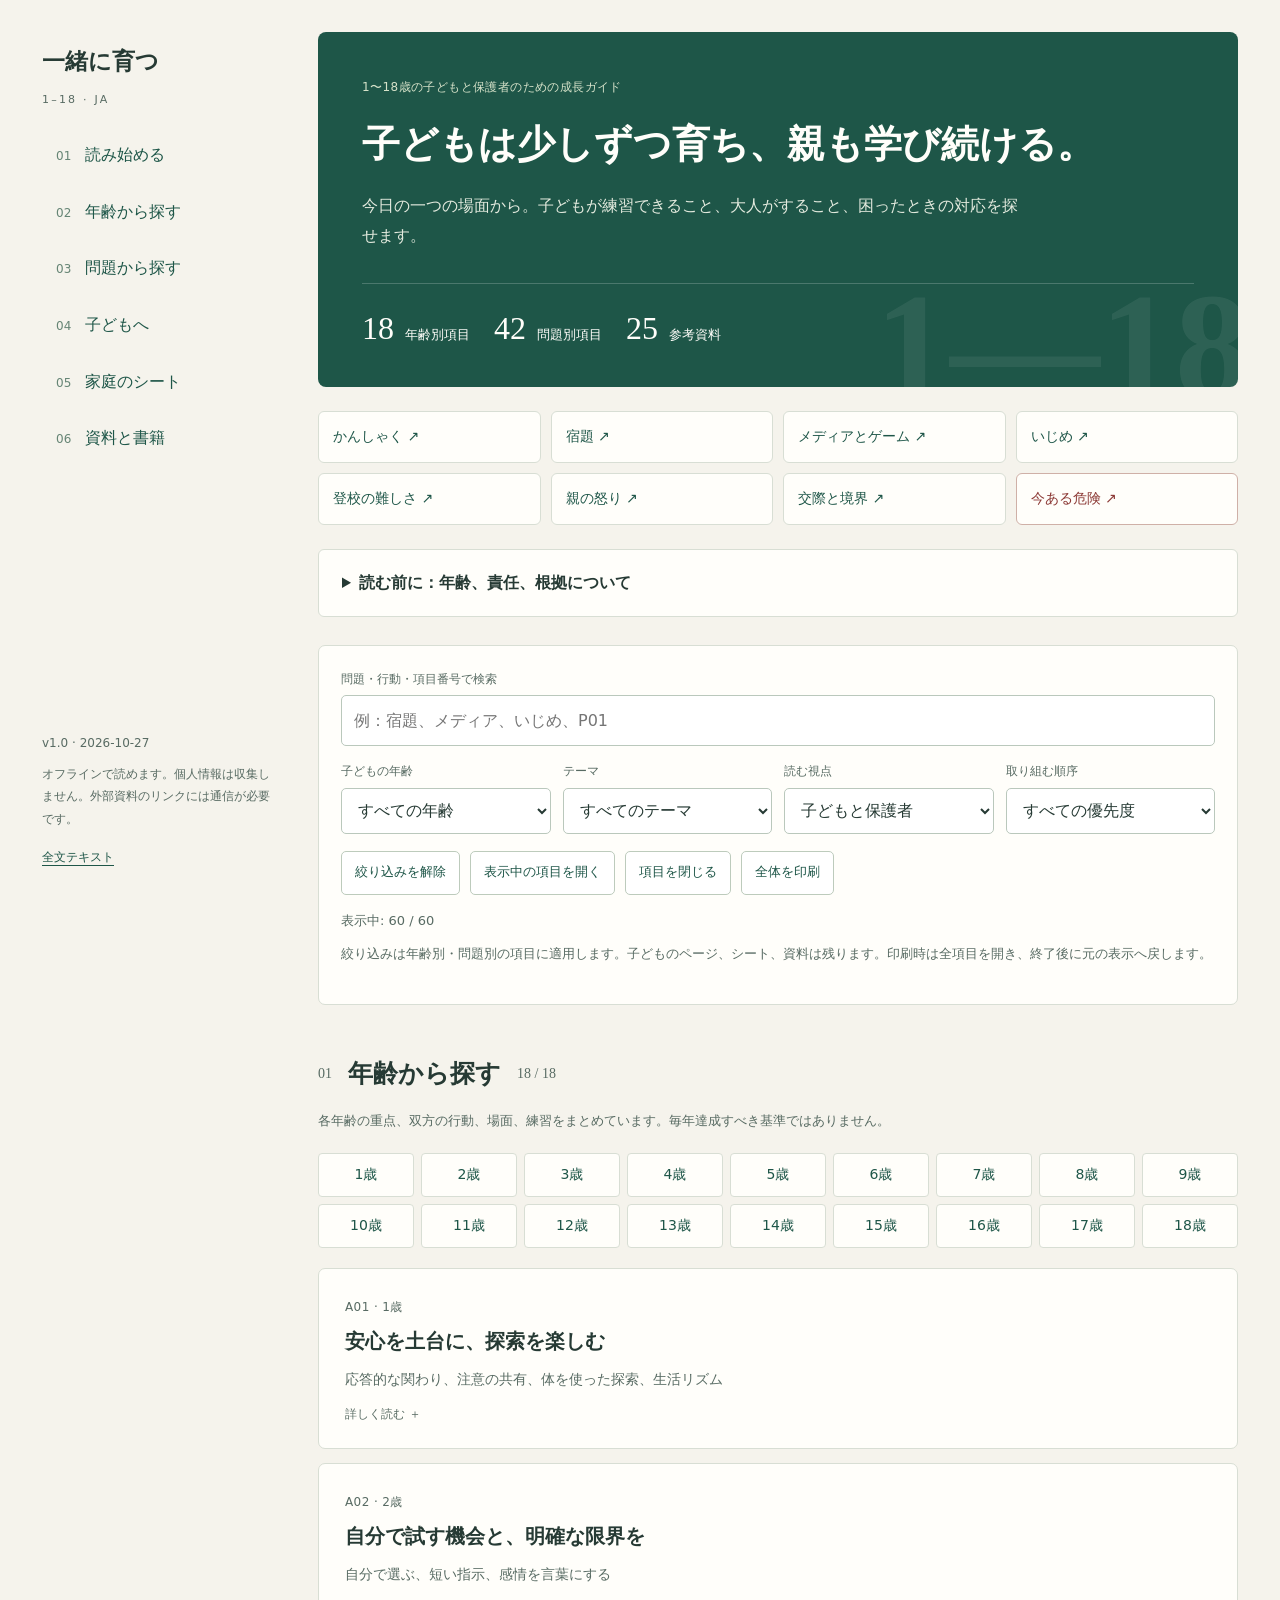
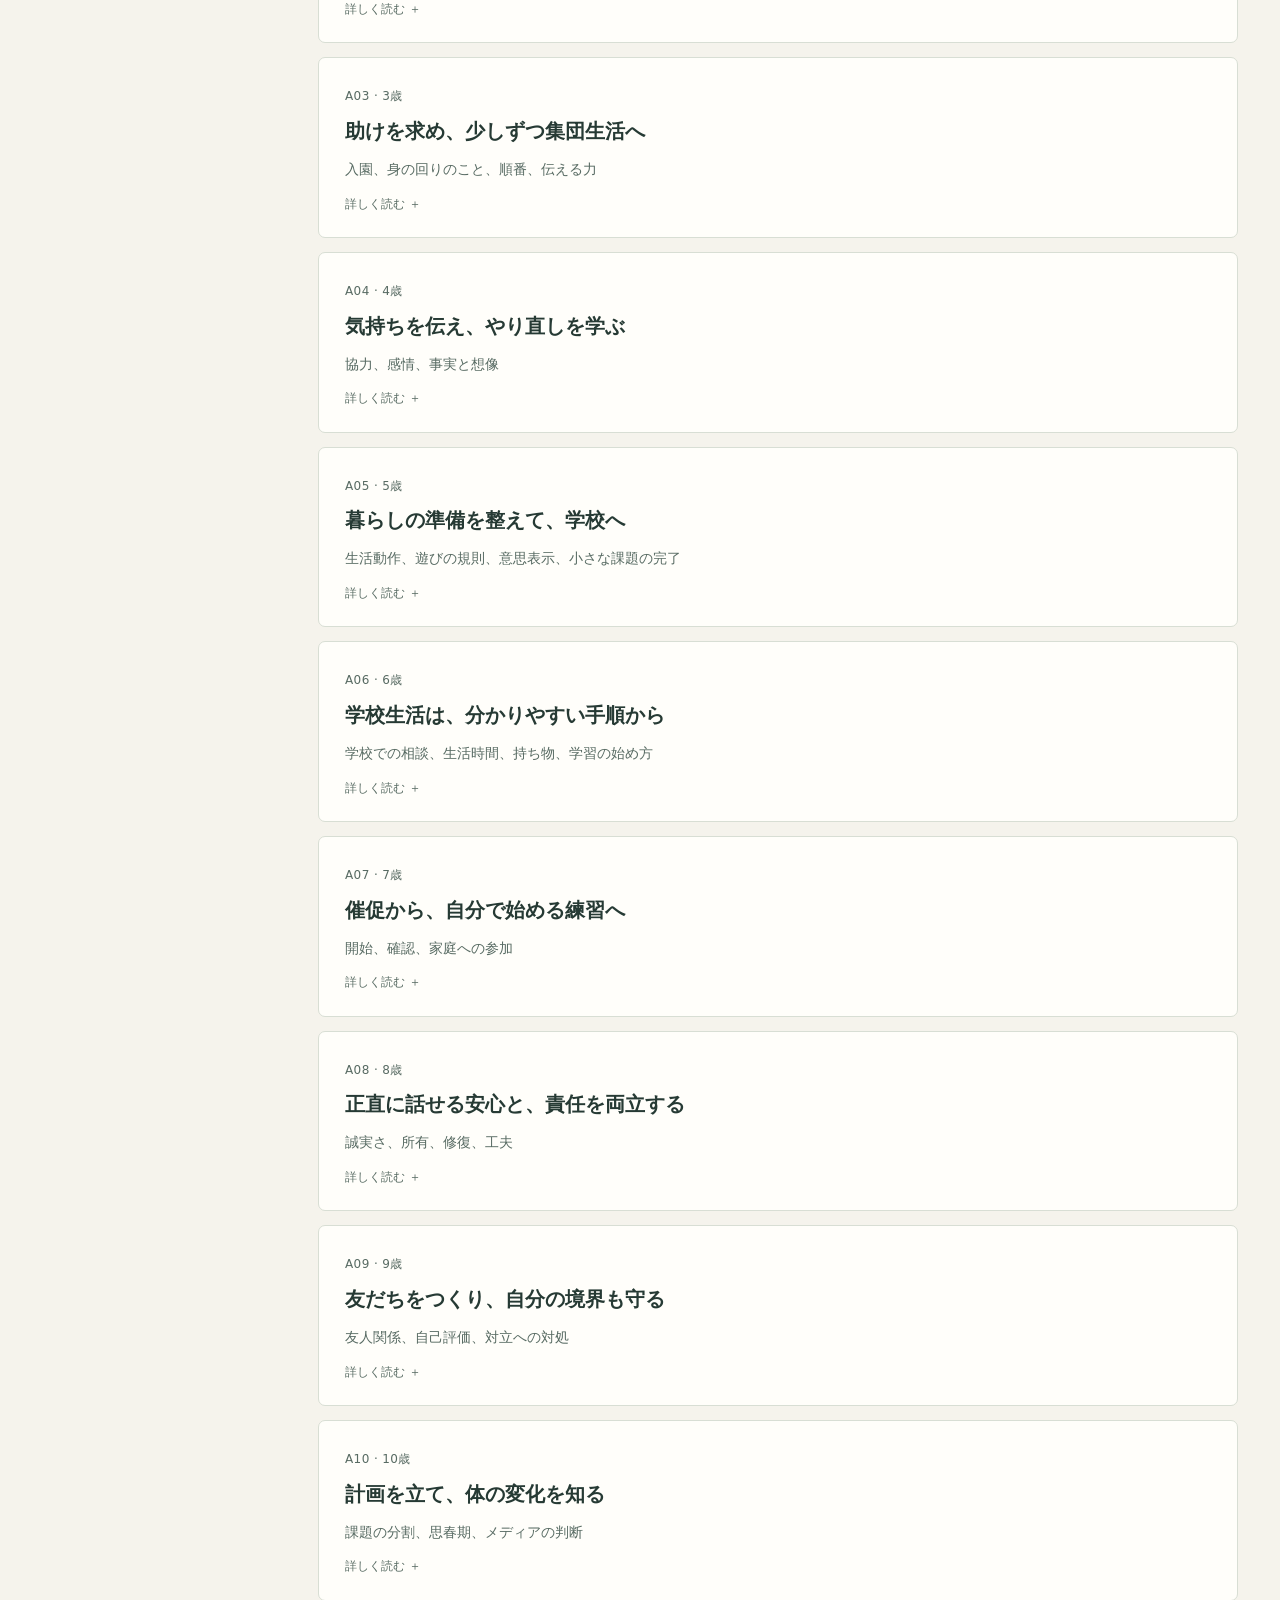
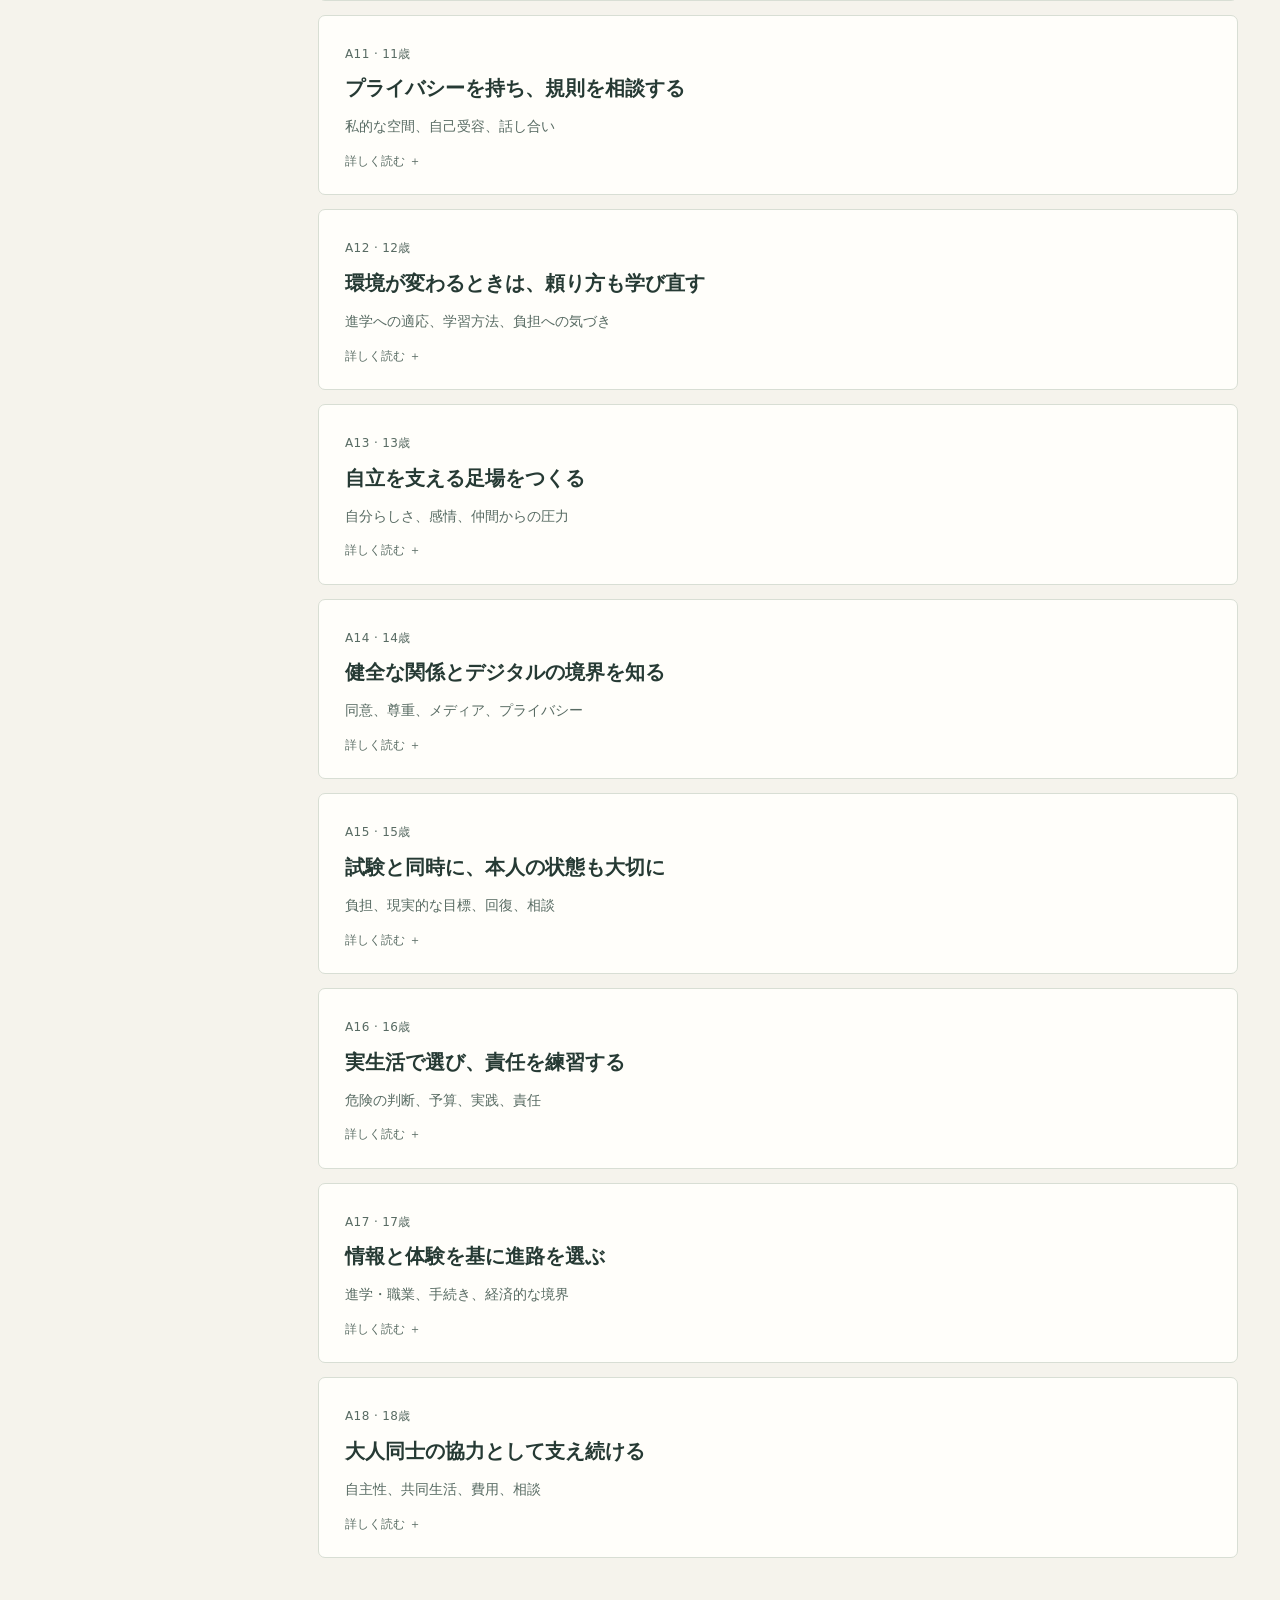
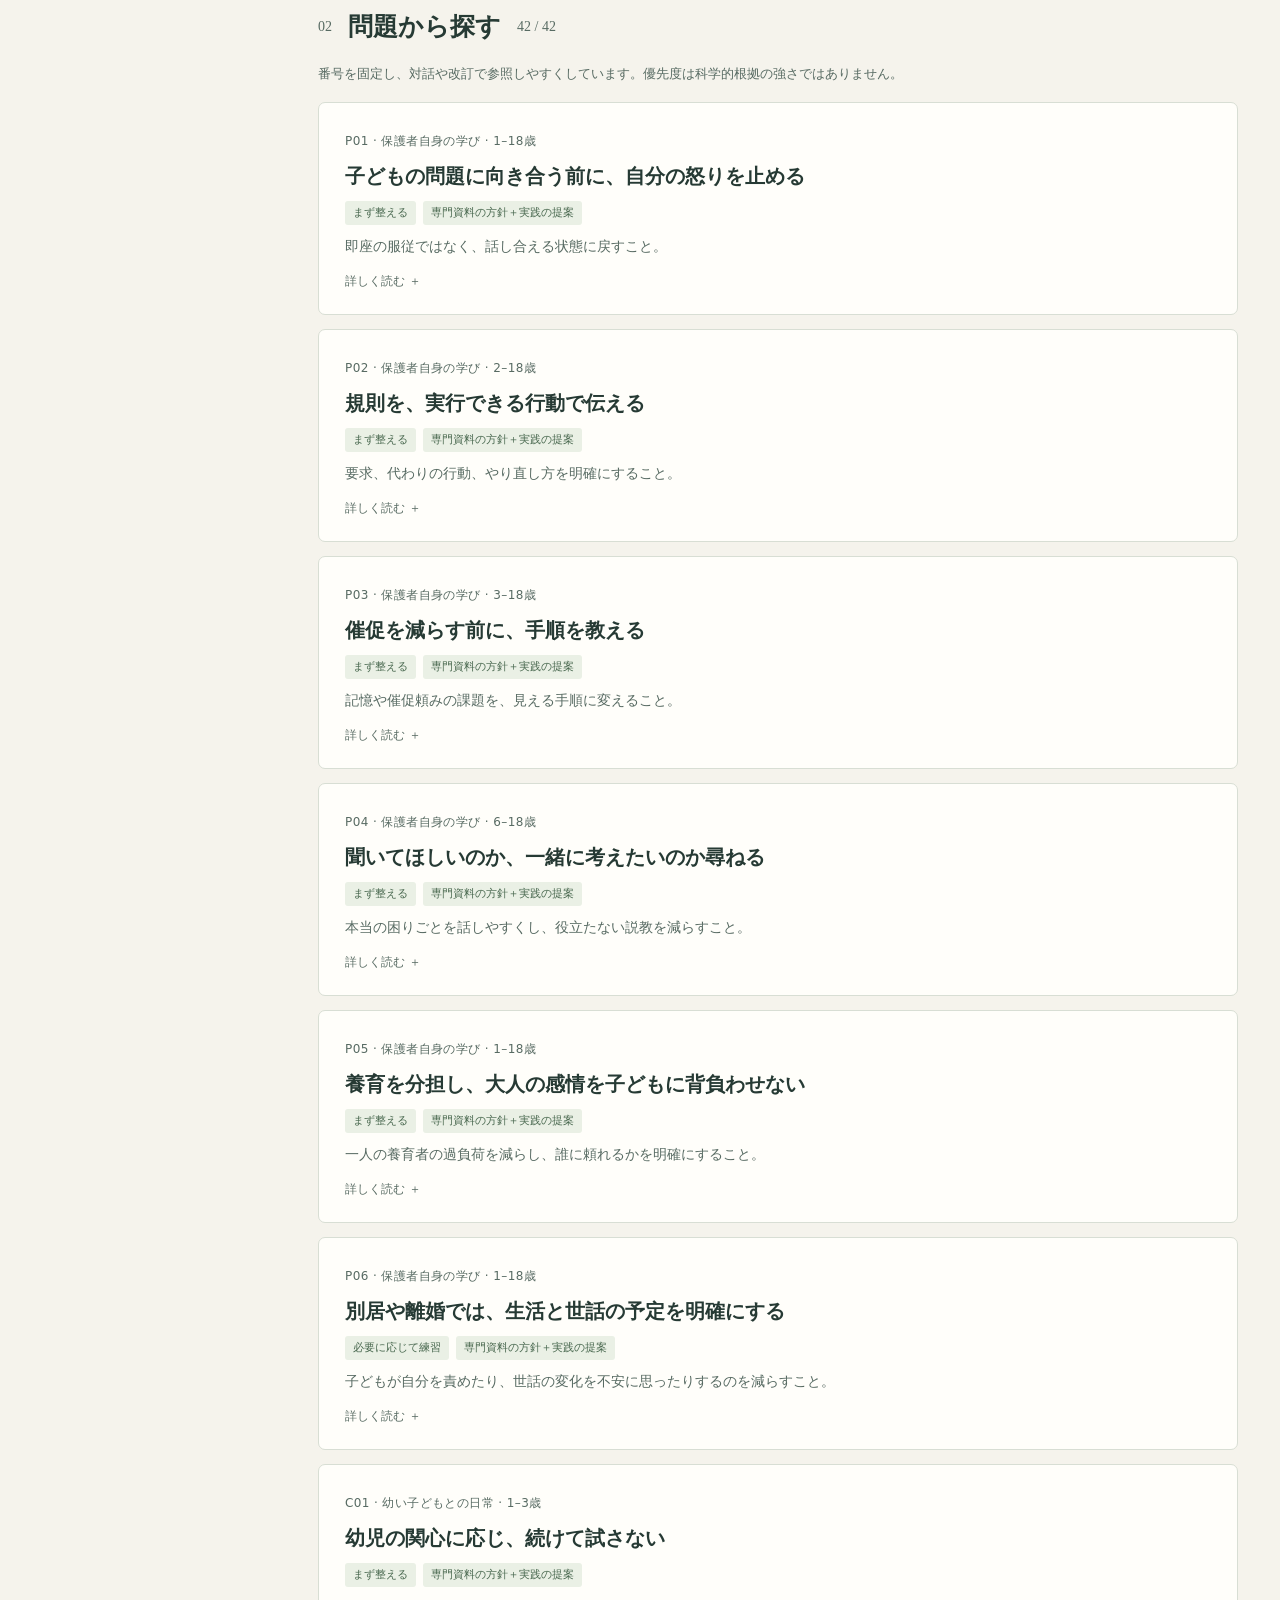
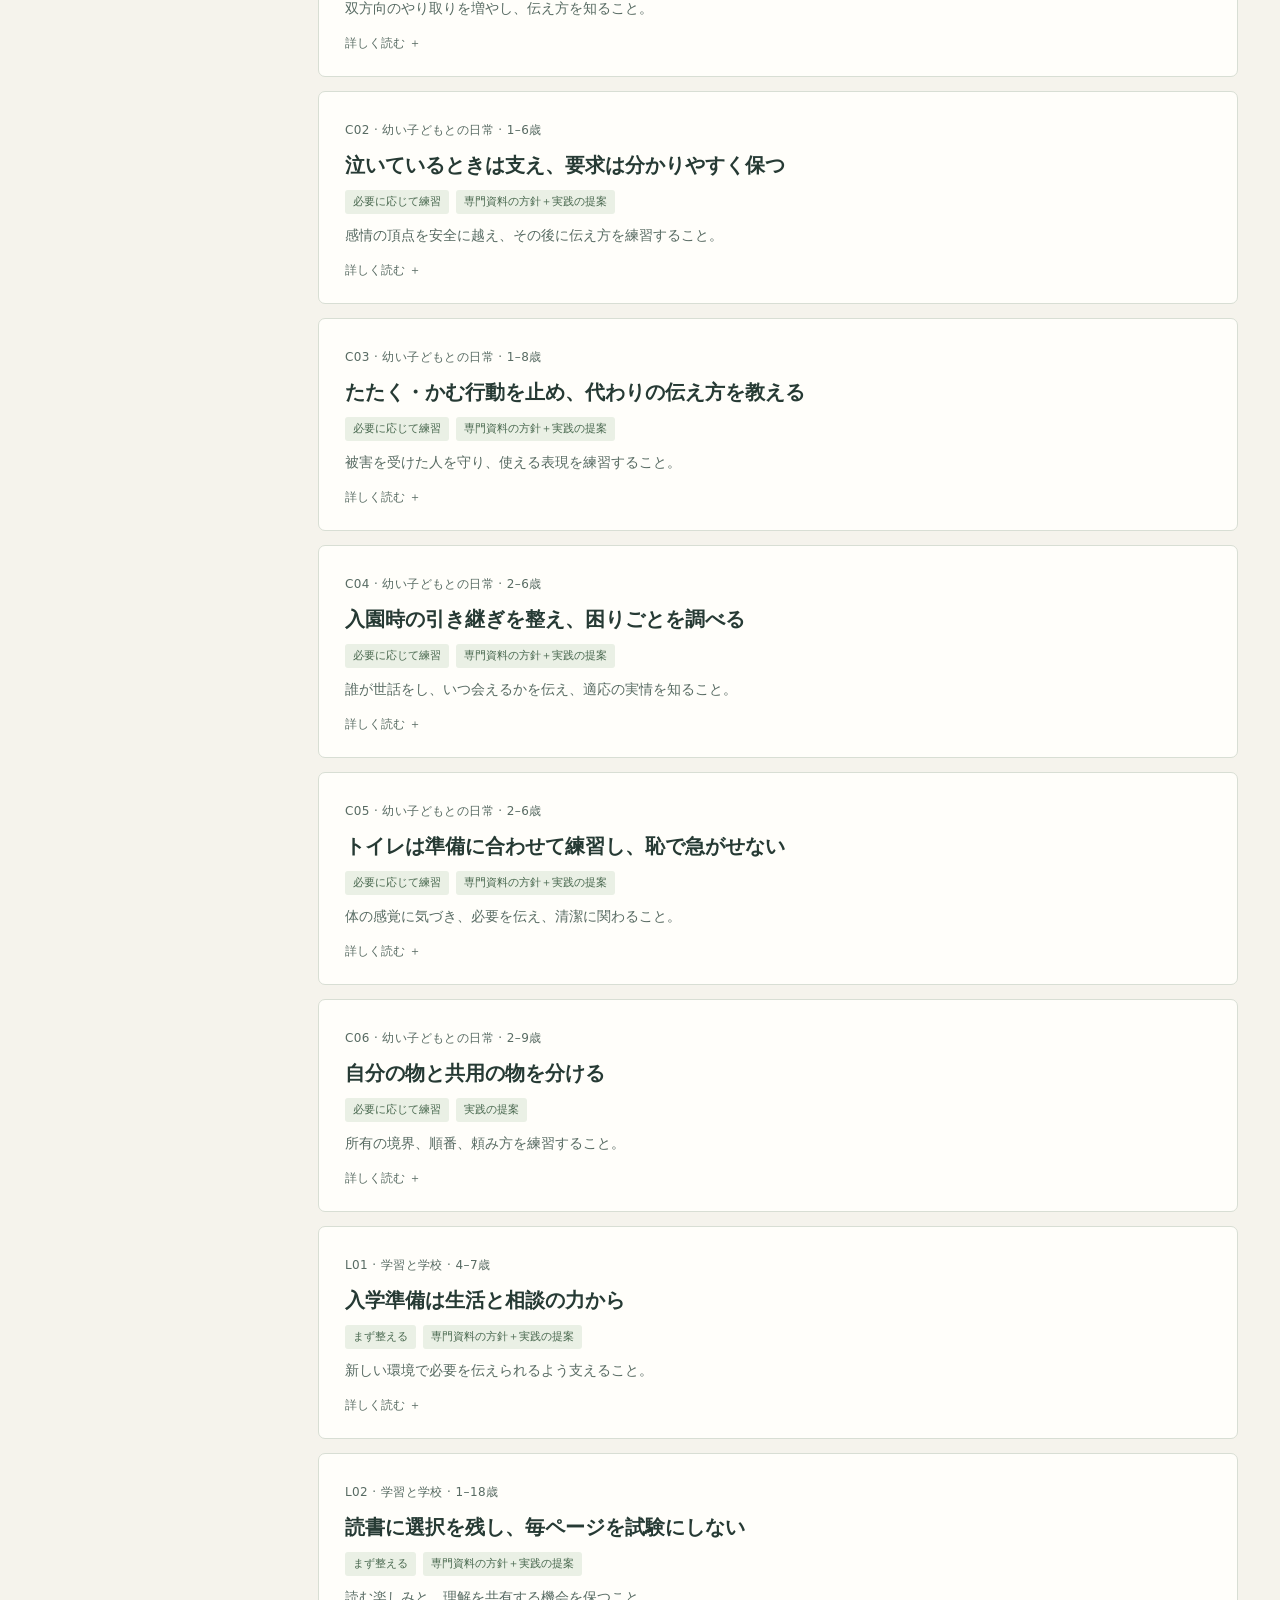
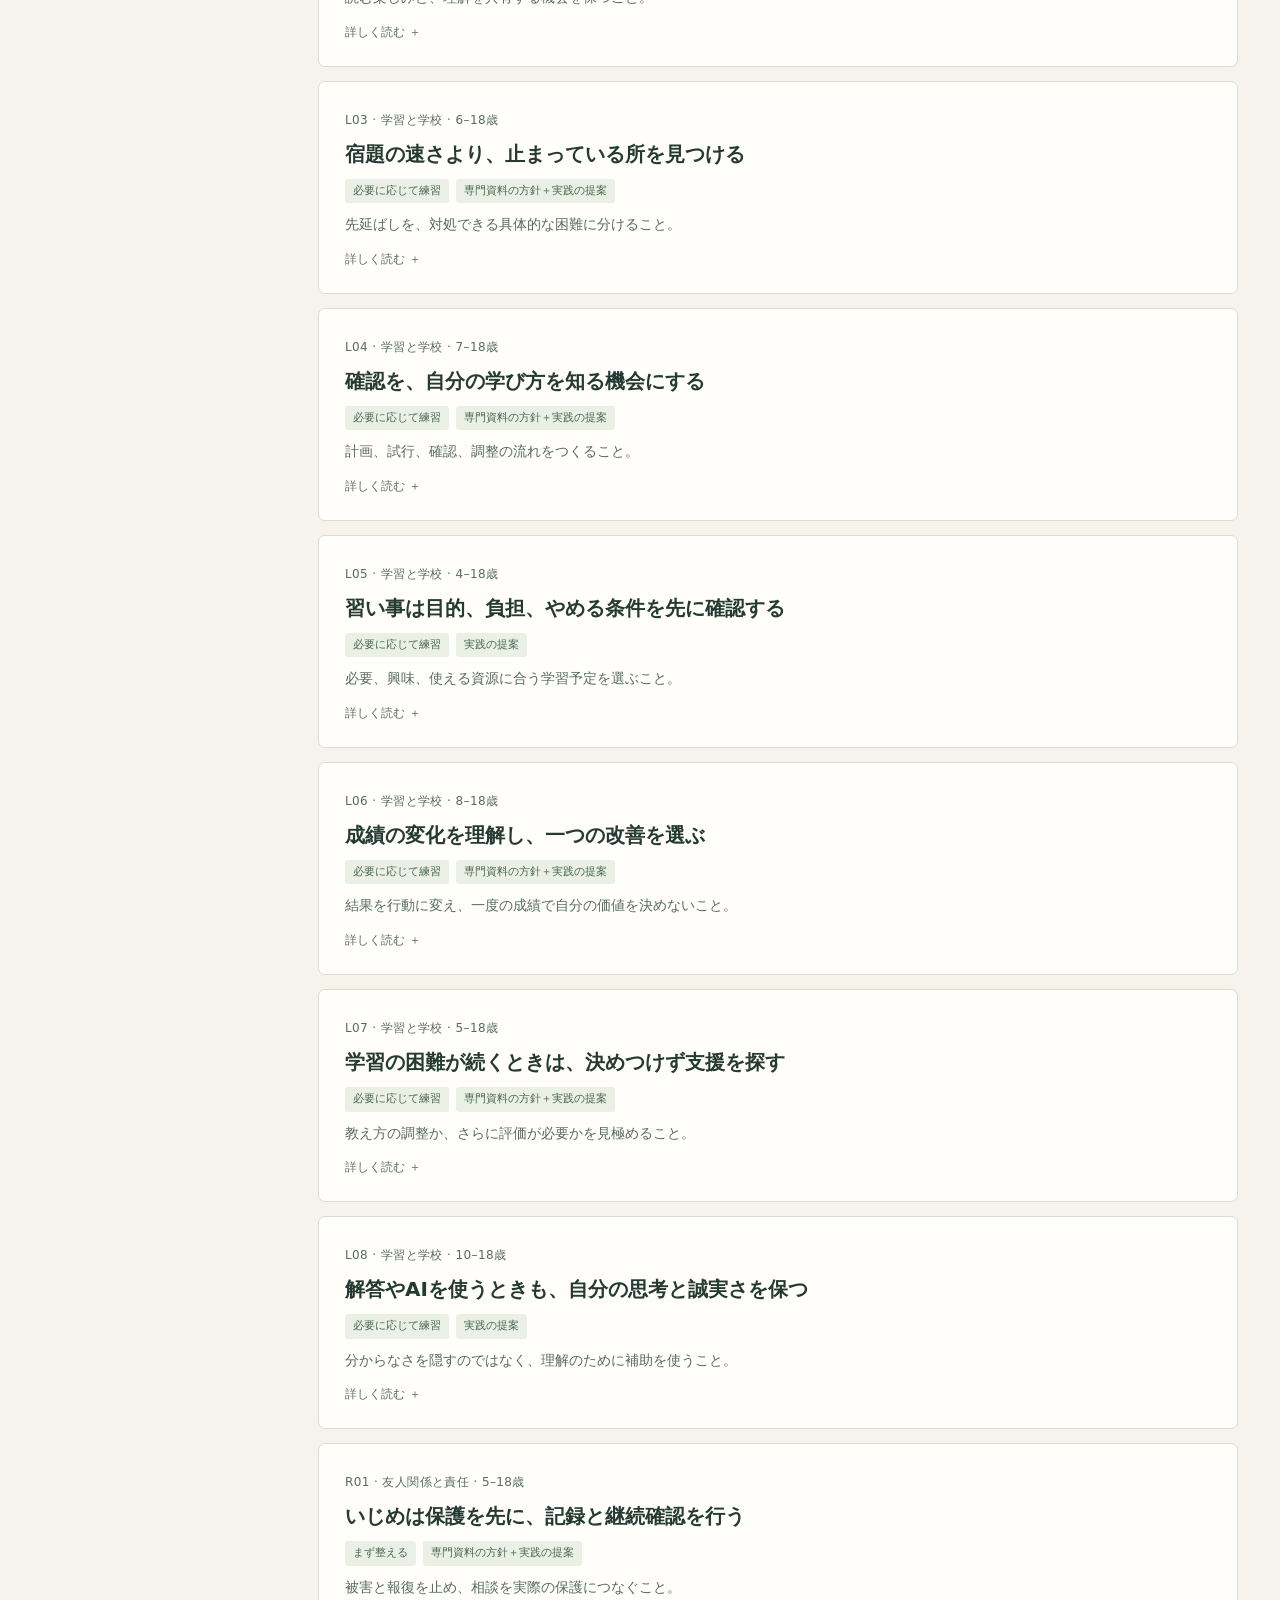
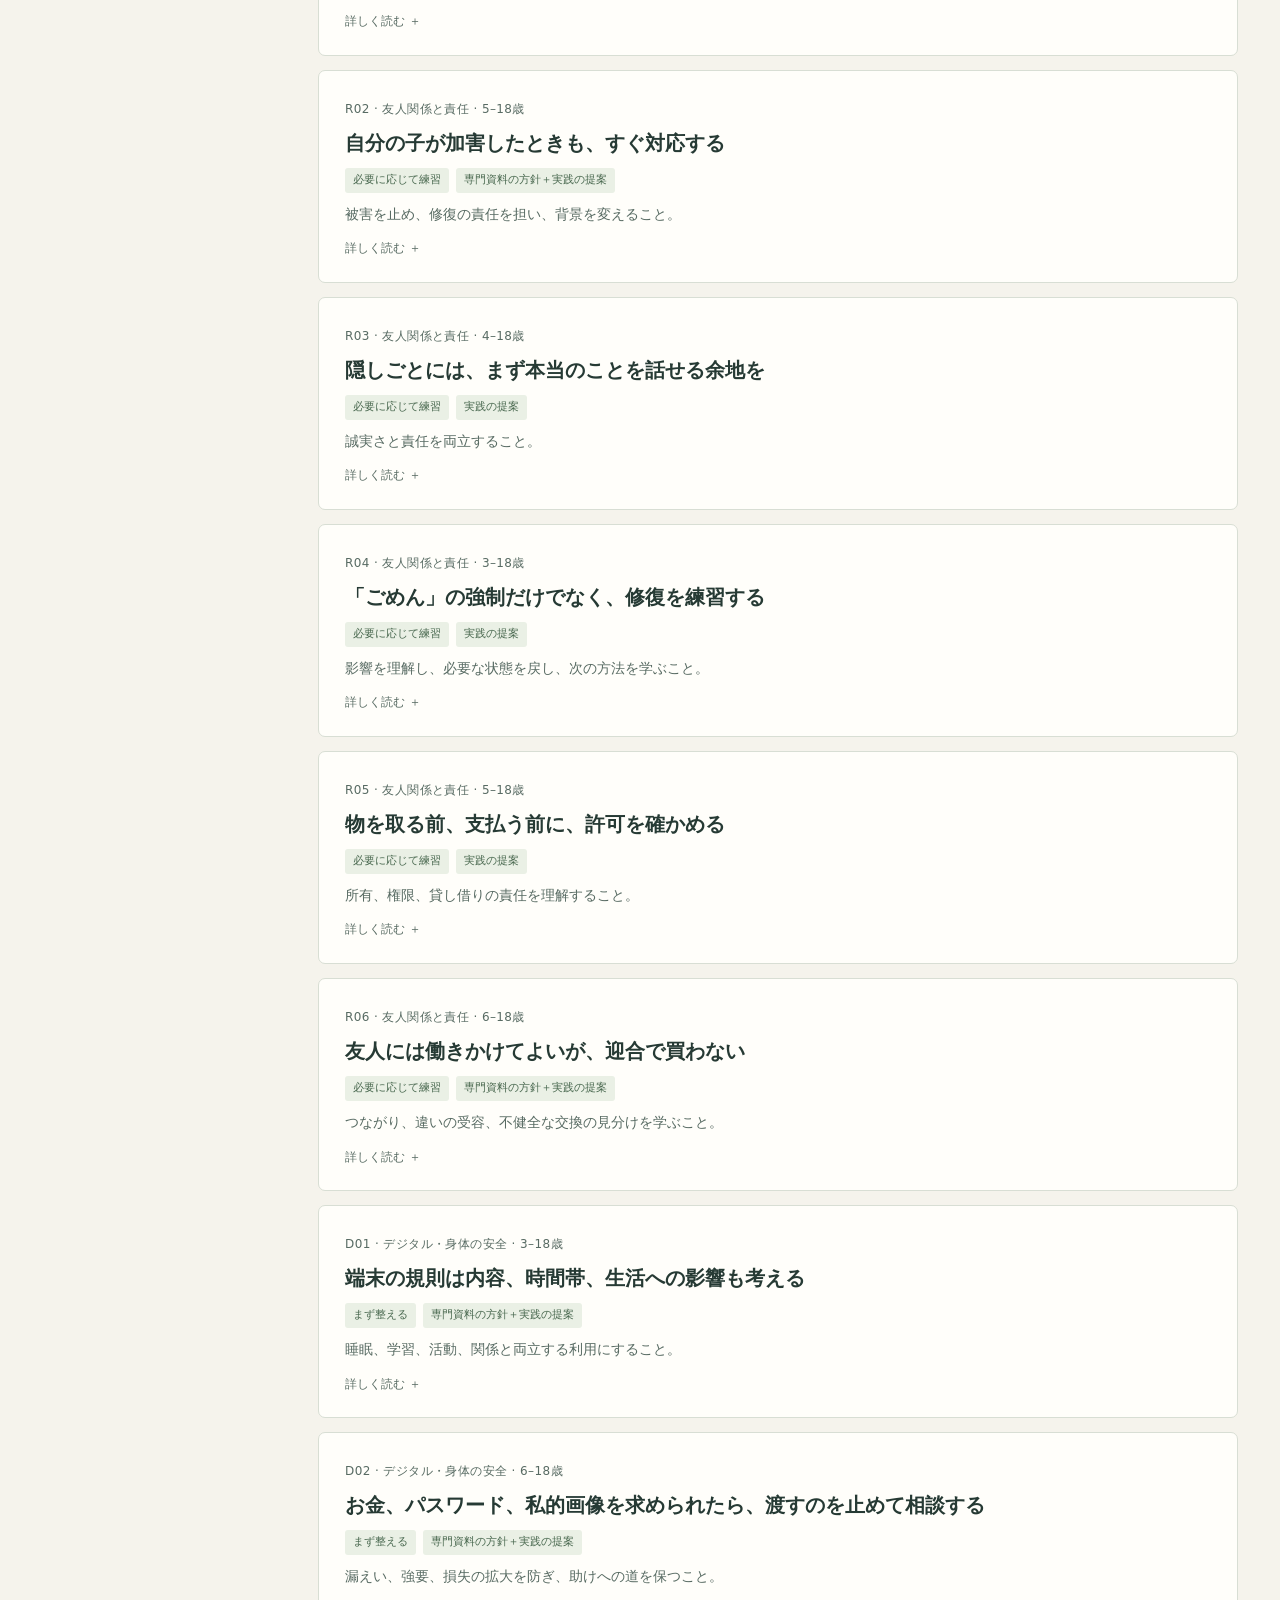
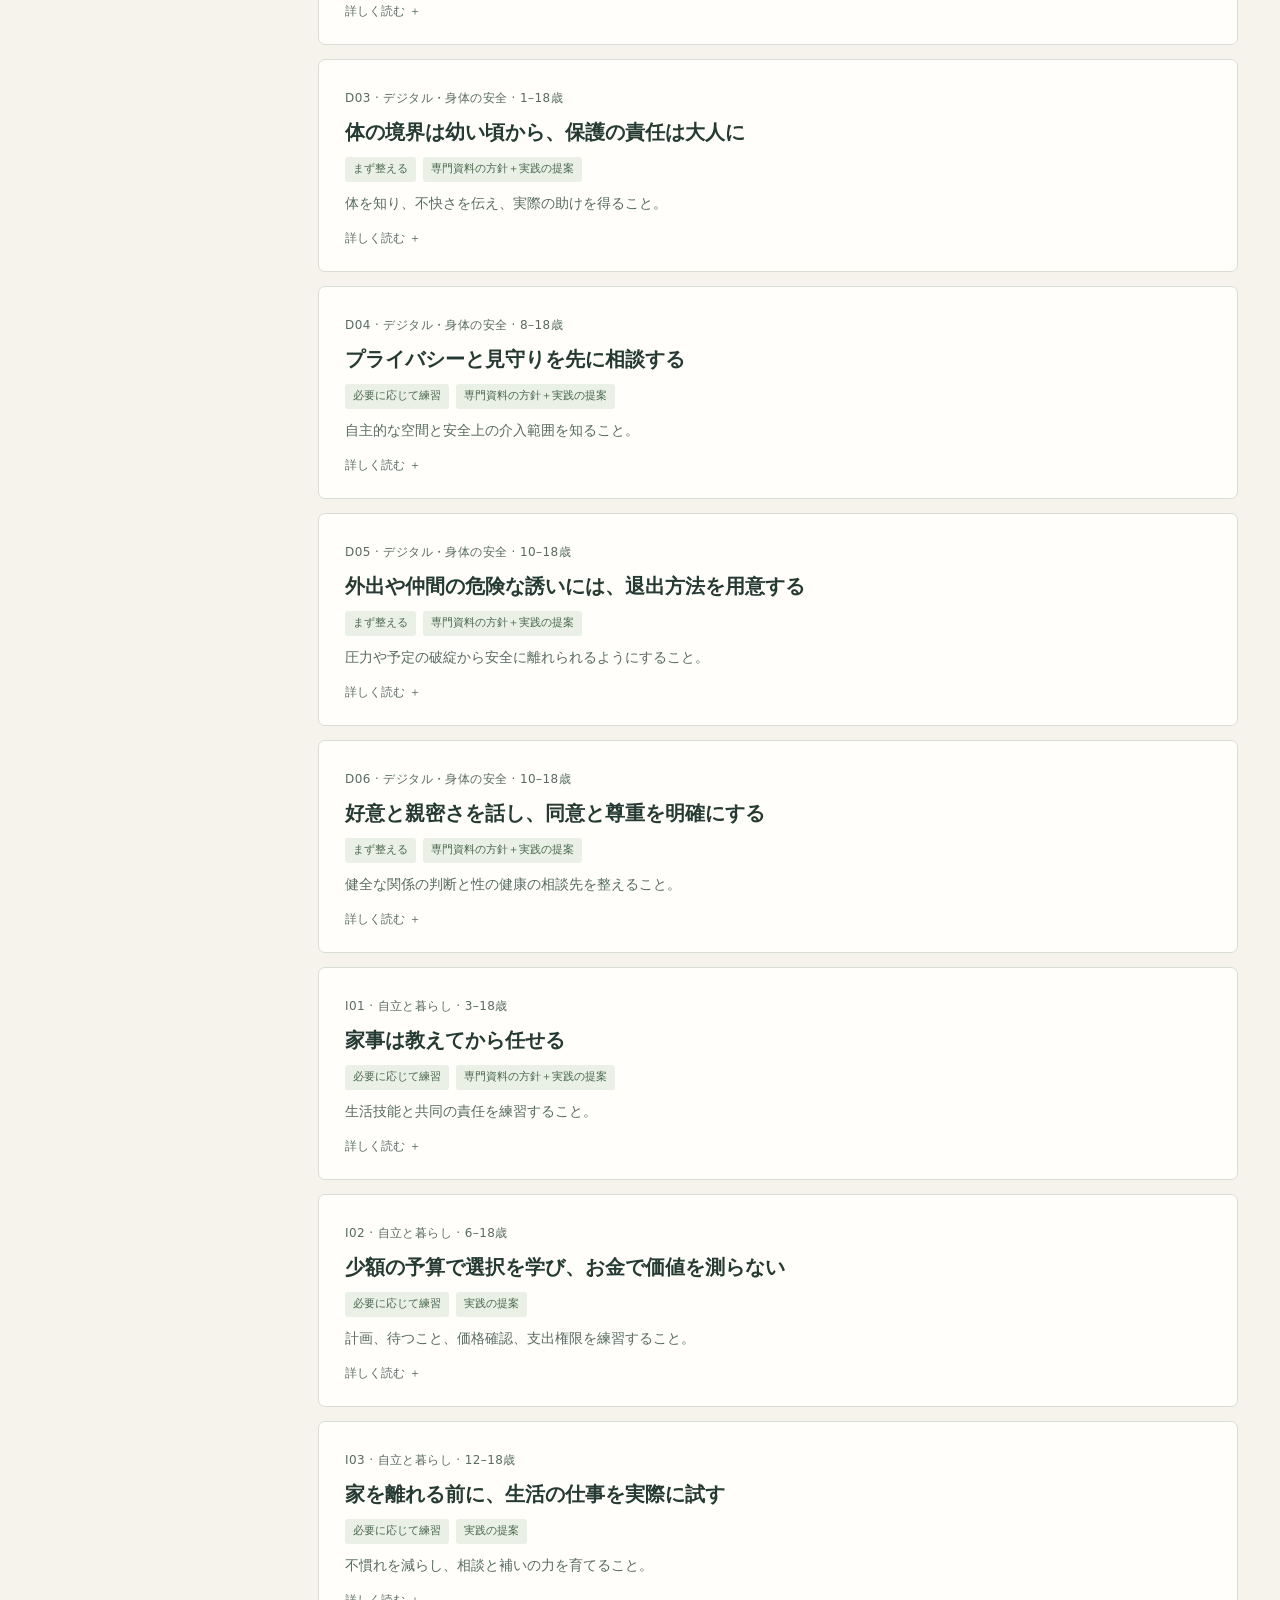
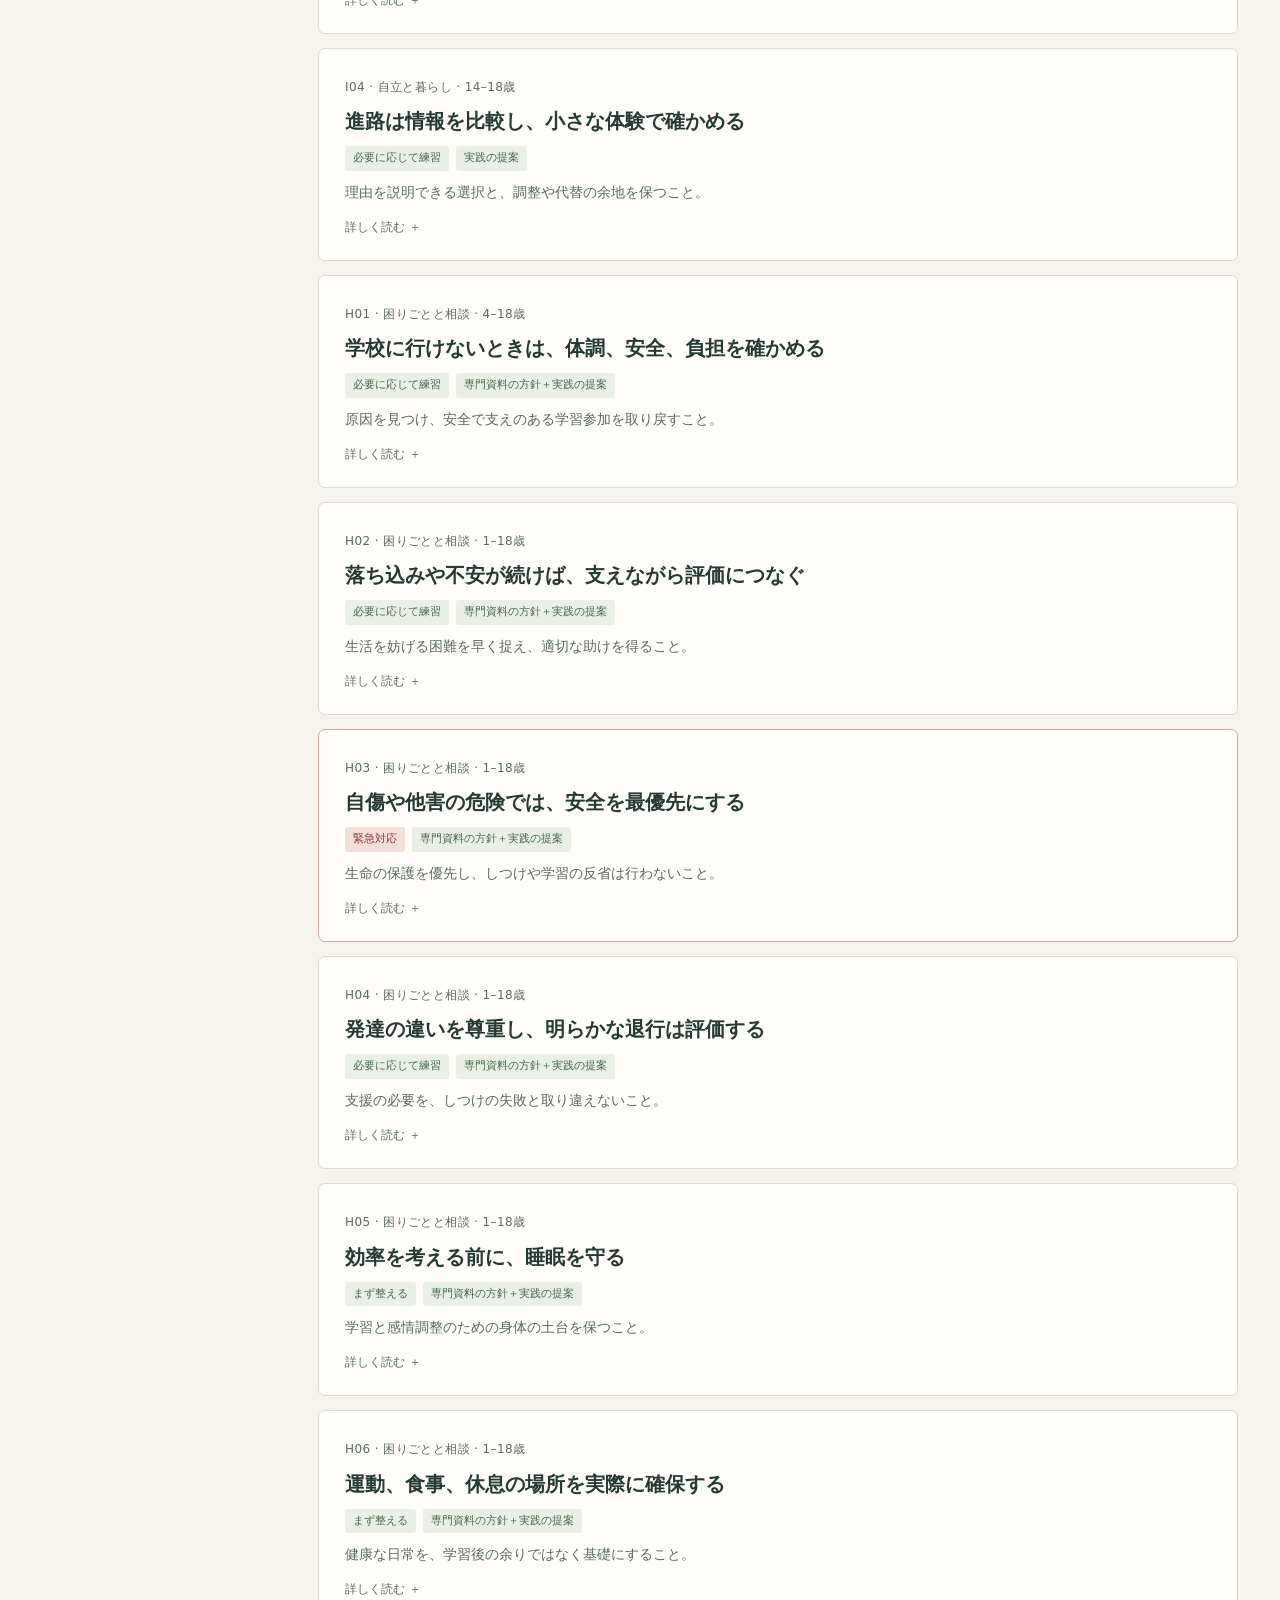
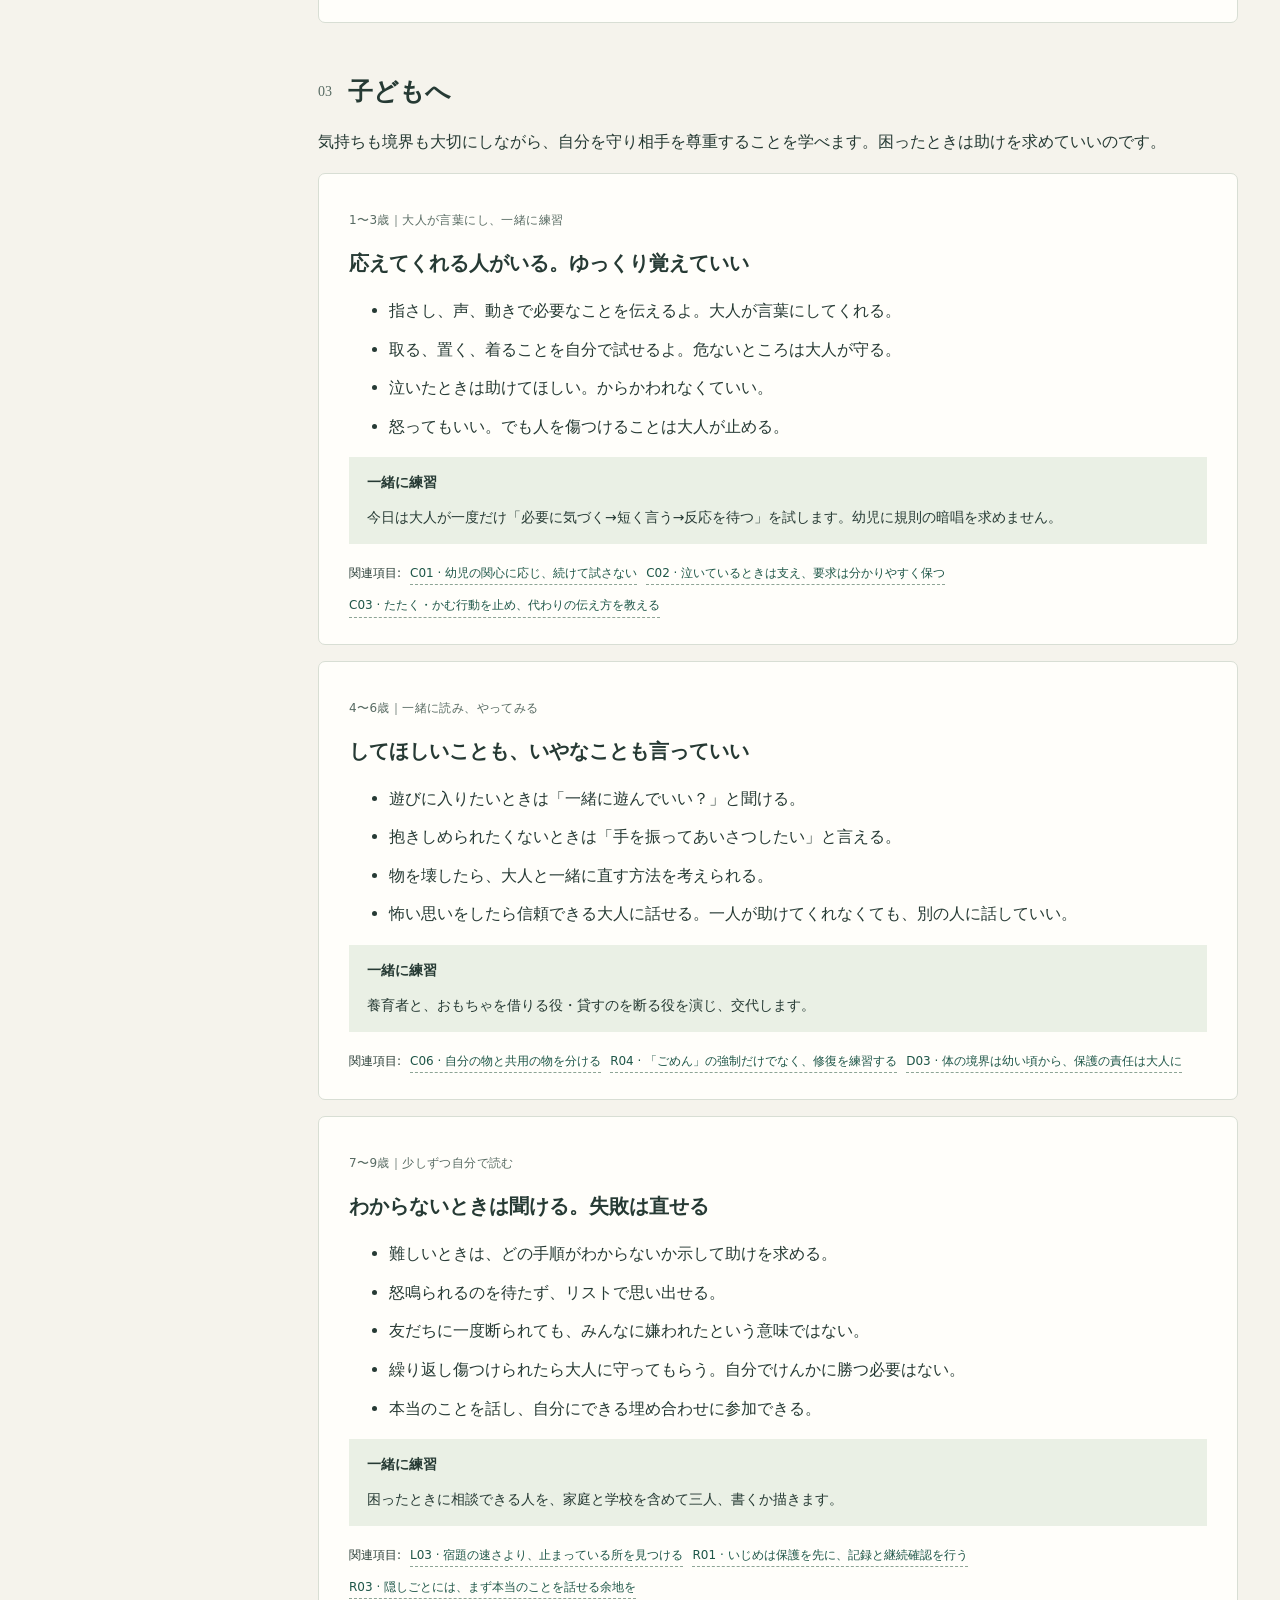
<file: ja/index.html>
<!doctype html><html lang="ja"><head><meta charset="utf-8"><meta name="viewport" content="width=device-width,initial-scale=1"><meta name="description" content="年齢別18項目・問題別42項目・子ども向け6ページ・家庭用6シート・参考資料25件"><title>1〜18歳の子どもと保護者のための成長ガイド</title><style>
:root{--ink:#263a34;--muted:#586b63;--paper:#f5f3ec;--white:#fffefa;--green:#1e5648;--line:#d8ded4;--wash:#eaf0e5;--gold:#bb8f3c;--red:#8b3834}*{box-sizing:border-box}html{scroll-behavior:smooth;scroll-padding-top:24px}body{margin:0;background:var(--paper);color:var(--ink);font:16px/1.85 'Microsoft YaHei','PingFang SC',system-ui,sans-serif}a{color:var(--green);text-underline-offset:4px;overflow-wrap:anywhere}button,input,select{font:inherit}button,select{cursor:pointer}button,a,input,select,summary{-webkit-tap-highlight-color:transparent}button:focus-visible,a:focus-visible,input:focus-visible,select:focus-visible,summary:focus-visible{outline:3px solid var(--gold);outline-offset:4px}.skip{position:absolute;left:15px;top:-100px;background:white;padding:10px;z-index:9}.skip:focus{top:10px}.shell{max-width:1390px;margin:auto;display:grid;grid-template-columns:230px minmax(0,1fr);gap:46px;padding:32px 42px 70px}.rail{position:sticky;top:32px;height:calc(100vh - 64px);display:flex;flex-direction:column;overflow-y:auto}.brand{font-size:24px;font-weight:700;letter-spacing:2px;padding:8px 0 22px}.brand small{display:block;font:11px/1.6 system-ui;letter-spacing:2.2px;color:var(--muted);margin-top:8px}.rail nav{display:grid;gap:7px}.rail nav a{padding:10px 14px;text-decoration:none;border-radius:7px;min-height:46px}.rail nav a:hover{background:var(--wash)}.rail .bottom{font-size:12px;color:var(--muted);margin-top:auto;padding-top:28px}.rail .num{color:#668575;margin-right:14px;font-size:12px}.hero{background:var(--green);color:#fffefa;border-radius:8px;padding:44px 44px 38px;position:relative;overflow:hidden}.hero:after{content:'1—18';position:absolute;right:-12px;bottom:-57px;font:700 150px/1.3 Georgia,serif;opacity:.07;pointer-events:none}.hero .eyebrow{color:#d6e2c9}.hero h1{font:600 42px/1.42 'Microsoft YaHei',sans-serif;letter-spacing:1px;margin:20px 0}.hero p{max-width:660px;color:#e3eade;margin:0}.stats{display:flex;gap:32px;margin-top:32px;border-top:1px solid #ffffff33;padding-top:24px;font-size:13px}.stats strong{font:32px/1.3 Georgia,serif;margin-right:6px}.eyebrow{font-size:12px;letter-spacing:1.3px;color:var(--muted);text-transform:uppercase}.section{margin-top:46px;scroll-margin-top:26px}.section>h2{font-size:25px;font-weight:650;margin:0 0 12px;display:flex;align-items:center;gap:16px}.section>h2 small{font:14px Georgia;color:var(--muted)}p{margin:9px 0 16px}h3{font-size:20px;line-height:1.65;margin:6px 0 13px}h4{font-size:15px;margin:0 0 6px;color:var(--green)}.note{font-size:13px;color:var(--muted)}.quick{display:grid;grid-template-columns:repeat(4,1fr);gap:10px;margin:24px 0}.quick a{border:1px solid var(--line);background:var(--white);padding:12px 14px;border-radius:6px;font-size:14px;text-decoration:none}.quick a:last-child{color:var(--red);border-color:#cfb0a7}.intro{background:var(--white);border:1px solid var(--line);padding:4px 23px;border-radius:6px}.intro summary{padding:14px 0;font-weight:600;cursor:pointer}.intro li{margin-bottom:12px}.reader-controls{margin-top:28px;background:var(--white);padding:22px;border:1px solid var(--line);border-radius:7px}.search{display:block;margin-bottom:14px}.search span,.filters label span{display:block;font-size:12px;color:var(--muted);margin-bottom:5px}input,select{width:100%;border:1px solid #bac8bc;border-radius:5px;background:#fff;color:var(--ink);padding:10px 12px;min-height:46px}input[type=search]{font-size:16px}.filters{display:grid;grid-template-columns:repeat(4,minmax(0,1fr));gap:12px}.actions{display:flex;gap:10px;flex-wrap:wrap;margin-top:17px}button{border:1px solid #bdcbbc;background:white;border-radius:5px;padding:8px 13px;min-height:44px;font-size:13px;color:var(--green)}button:hover{background:var(--wash)}.status{font-size:13px;margin:14px 0 0;color:var(--muted)}.age-chips{display:grid;grid-template-columns:repeat(9,1fr);gap:7px;margin:20px 0}.age-chips a{border:1px solid var(--line);text-align:center;border-radius:4px;padding:8px 0;text-decoration:none;background:var(--white);font-size:14px;min-height:44px}.entry{margin:14px 0;background:var(--white);border:1px solid var(--line);border-radius:7px;overflow:clip}.entry summary{padding:22px 26px;cursor:pointer;list-style:none;position:relative}.entry summary::-webkit-details-marker{display:none}.entry summary h3{padding-right:100px;margin:5px 0 8px}.entry summary p{font-size:14px;color:var(--muted);margin-bottom:0;padding-right:8px}.open-hint{position:absolute;right:25px;top:25px;font-size:12px;color:var(--muted)}.entry[open] .open-hint{font-size:0}.entry[open] .open-hint:after{content:var(--close);font-size:12px}.entry[open] summary{background:#f0f3eb;border-bottom:1px solid var(--line)}.entry-body{padding:24px 30px}.field{margin-bottom:23px}.field p{margin:4px 0}.field ul,.field ol{margin:5px 0;padding-left:1.55em}.field li{margin:5px 0}.kid{border-left:3px solid #7a9862;padding-left:16px}.parent{border-left:3px solid #4b8174;padding-left:16px}.tags{display:flex;gap:7px;flex-wrap:wrap;margin:8px 0}.tags span{background:var(--wash);font-size:11px;padding:2px 8px;border-radius:3px;color:#49684f}.urgent{border-color:#cfaaa2}.urgent .tags span:first-child{background:#f3e0d8;color:var(--red)}blockquote{background:#f2eddf;border-left:3px solid var(--gold);margin:22px 0;padding:16px 20px}blockquote span{display:block;font-size:12px;color:#77623b;margin-bottom:7px}.caution h4,.escalate h4{color:#855343}.basis{background:#f3f5f0;padding:16px 18px;font-size:13px}.basis p{margin-bottom:7px}.related{font-size:12px;margin-top:18px;display:flex;gap:9px;flex-wrap:wrap}.related a{border-bottom:1px dashed #8da495;text-decoration:none}.child-page{padding:26px 30px;background:var(--white);border:1px solid var(--line);border-radius:7px;margin:16px 0}.child-page li{margin:9px 0}.practice{background:var(--wash);padding:13px 18px;font-size:14px}.practice p{margin-bottom:0}.table-wrap{overflow-x:auto}table{width:100%;border-collapse:collapse;background:var(--white);font-size:14px}th,td{text-align:left;vertical-align:top;border:1px solid var(--line);padding:12px 15px}th{font-weight:500;background:#edf1e8;min-width:140px}td{min-width:200px}.template{margin:28px 0}.source-list{padding-left:0;list-style:none}.source-list>li{padding:19px 0;border-top:1px solid var(--line)}.source-list h3{font-size:16px}.source-list h3 span{font-size:12px;color:var(--muted);margin-right:7px}.source-list p{font-size:13px;margin:5px 0}.book-list li{margin:15px 0}.book-list small{display:block;color:var(--muted)}.selfcheck{background:var(--white);padding:22px 30px;border:1px solid var(--line)}.selfcheck li{padding:7px 0}.colophon{font-size:13px;border-top:1px solid var(--line);padding-top:23px;margin-top:35px;color:var(--muted)}[hidden]{display:none!important}body[data-role=parent] .kid{display:none}body[data-role=child] .parent{display:none}.empty{padding:20px;background:#f5ead6;border-radius:5px}footer{margin-top:40px;font-size:12px;color:var(--muted)}
@media(max-width:1050px){.shell{grid-template-columns:180px minmax(0,1fr);gap:24px;padding:24px}.quick{grid-template-columns:repeat(2,1fr)}.hero{padding:32px}.hero h1{font-size:35px}.filters{grid-template-columns:repeat(2,1fr)}}
@media(max-width:720px){.shell{display:block;padding:16px}.rail{position:static;height:auto;overflow:visible;margin-bottom:18px}.brand{font-size:19px;padding:0 0 12px}.brand small{display:none}.rail nav{display:flex;overflow-x:auto;gap:2px;border-bottom:1px solid var(--line);padding-bottom:7px}.rail nav a{white-space:nowrap;padding:7px 10px;font-size:13px}.rail .num,.rail .bottom{display:none}.hero{padding:28px 24px}.hero h1{font-size:31px}.hero p{font-size:14px}.stats{gap:20px;font-size:11px}.stats strong{font-size:26px}.reader-controls{padding:16px}.section{margin-top:34px}.section>h2{font-size:22px}.entry summary{padding:20px}.entry summary h3{font-size:18px;padding-right:0;margin-top:10px}.open-hint{position:static;display:block;margin-top:10px}.entry-body,.child-page{padding:20px}.age-chips{grid-template-columns:repeat(6,1fr)}.filters{gap:9px}.quick a{font-size:13px;padding:11px}.selfcheck{padding:16px 22px}.related a{line-height:2.1}input,select{font-size:14px}}
@media print{@page{size:A4;margin:18mm 16mm}html{scroll-behavior:auto}body{background:white;font-size:10.5pt;line-height:1.7;color:#172b23}.shell{display:block;padding:0}.rail,.reader-controls,.quick,.age-chips,.open-hint,.skip,.no-print{display:none!important}.hero{padding:0;background:white;color:#172b23;border-bottom:2px solid #1e5648;border-radius:0}.hero .eyebrow,.hero p{color:#425e4c}.hero h1{font-size:25pt}.hero:after{display:none}.stats{padding:10px 0;margin-top:15px;border:0}.stats strong{font-size:19pt}.section{margin-top:25px}.section>h2{font-size:18pt;break-after:avoid}.entry{border:0;border-top:1px solid #aaa;border-radius:0;overflow:visible}.entry summary{padding:14px 0 8px;background:white!important;break-after:avoid}.entry summary h3{font-size:14pt;padding-right:0}.entry-body{padding:5px 0 15px}.field,blockquote,.basis,.practice{break-inside:avoid}.field{margin-bottom:13px}.entry-body h4{break-after:avoid}.child-page{padding:12px 0;border:0}.template{break-inside:avoid}.source-list li{break-inside:avoid}.source-list h3{font-size:11pt}a{color:#254b3a;text-decoration:none}.tags span{border:1px solid #ddd;background:white}.related{font-size:8pt}.note{font-size:9pt}th,td{padding:8px}body[data-role=parent] .kid,body[data-role=child] .parent{display:block}.intro{border:0;padding:0}.hero,.entry,.basis,blockquote{-webkit-print-color-adjust:exact;print-color-adjust:exact}}

:root{--close:"閉じる −"}body{font-family:'Yu Gothic','Meiryo',system-ui,sans-serif}.hero h1{font-family:'Yu Gothic','Meiryo',system-ui,sans-serif;font-size:38px;line-height:1.4;letter-spacing:0}.brand{letter-spacing:0;font-size:23px}.eyebrow{letter-spacing:.4px;text-transform:none}.entry summary h3{padding-right:0}.open-hint{position:static;display:block;margin-top:10px}.stats{flex-wrap:wrap;gap:14px 24px}.stats span{display:flex;align-items:baseline;gap:5px}.section>h2{flex-wrap:wrap}main{min-width:0}.entry-body,.child-page{overflow-wrap:anywhere}.filters select{min-width:0;text-overflow:ellipsis}@media(max-width:720px){.hero h1{font-size:29px}.stats{gap:10px 16px}.stats span{flex-direction:column;gap:0}.stats strong{font-size:25px}.section>h2{gap:8px}.hero{padding:26px 22px}}@media print{.hero h1{font-size:25pt}}

.hero:after{white-space:nowrap}html[lang=ko] .entry-body,html[lang=ko] .child-page,html[lang=ko] .hero{word-break:keep-all;overflow-wrap:anywhere}
</style></head><body data-role="both"><a class="skip" href="#main">本文へ移動</a><div class="shell"><aside class="rail"><div class="brand">一緒に育つ<small>1–18 · JA</small></div><nav aria-label="読み方"><a href="#start"><span class="num">01</span>読み始める</a><a href="#ages"><span class="num">02</span>年齢から探す</a><a href="#problems"><span class="num">03</span>問題から探す</a><a href="#children"><span class="num">04</span>子どもへ</a><a href="#templates"><span class="num">05</span>家庭のシート</a><a href="#evidence"><span class="num">06</span>資料と書籍</a></nav><div class="bottom">v1.0 · 2026-10-27<p>オフラインで読めます。個人情報は収集しません。外部資料のリンクには通信が必要です。</p><a href="GUIDE.md">全文テキスト</a></div></aside><main id="main"><header class="hero" id="start"><div class="eyebrow">1〜18歳の子どもと保護者のための成長ガイド</div><h1>子どもは少しずつ育ち、親も学び続ける。</h1><p>今日の一つの場面から。子どもが練習できること、大人がすること、困ったときの対応を探せます。</p><div class="stats"><span><strong>18</strong>年齢別項目</span><span><strong>42</strong>問題別項目</span><span><strong>25</strong>参考資料</span></div></header><div class="quick"><a href="#C02">かんしゃく ↗</a><a href="#L03">宿題 ↗</a><a href="#D01">メディアとゲーム ↗</a><a href="#R01">いじめ ↗</a><a href="#H01">登校の難しさ ↗</a><a href="#P01">親の怒り ↗</a><a href="#D06">交際と境界 ↗</a><a href="#H03">今ある危険 ↗</a></div><details class="intro"><summary>読む前に：年齢、責任、根拠について</summary><ul><li>このガイドは子どもと養育者の両方に向けたものです。子どもは表現、協力、判断、責任を少しずつ練習します。大人は環境、手本、保護、発達に合った支援を提供します。両者の責任は同じではありません。</li><li>1〜18歳の年齢別入口は情報を探すための区分で、発達の合格基準ではありません。発達、入学、思春期の時期には個人差があります。身体と安全の教育は特定の誕生日を待たず継続します。1〜6歳では主に大人が言葉にして一緒に練習し、7歳以降も読む力に応じて共読・自読を選びます。</li><li>今の年齢と、実際に困っていることを一つ選んでください。一度に一つの変更を試し、家庭に合うか観察します。全項目を達成課題にしないでください。練習期間は予定の例であり、科学的に定められた効果発現の期限ではありません。</li><li>「必要な負担」は実践上の目安、「目指す変化」は目標であって効果の保証ではありません。優先度は編集上の提案です。現在の危険には緊急対応、基本条件にはまず整える、個別の困りごとには必要に応じて練習を使います。通常の項目にある相談・対応の目安も見逃さないでください。</li><li>各項目では専門資料が支持する原則と、本ガイド独自の手順・言葉かけ・練習を区別します。系統的レビューではなく、根拠に見せかけの精密なA・B・C評価を付けたり、相関を因果としたりしません。書籍は理解を助けますが、個々の方法の有効性を自動的に証明するものではありません。</li><li>参考資料は中国、および米国・英国・カナダなどの先進国の公的機関・専門機関の公開資料に限定しています。外国の法律、相談電話、医療手順、学校制度をそのまま移していません。具体的な制度は居住地域で確認してください。</li><li>本版はAIの支援を受けて調査・執筆しており、発達・教育・臨床の専門家による独立した監修は受けていません。一般的な教育情報であり、診断、治療、危機対応の訓練ではありません。現在危険がある場合は地域の緊急サービスと適切な専門職につないでください。</li></ul></details><div class="reader-controls" role="search" aria-label="問題・行動・項目番号で検索"><label class="search"><span>問題・行動・項目番号で検索</span><input id="query" type="search" placeholder="例：宿題、メディア、いじめ、P01" autocomplete="off"></label><div class="filters"><label><span>子どもの年齢</span><select id="age"><option value="">すべての年齢</option><option value="1">1歳</option><option value="2">2歳</option><option value="3">3歳</option><option value="4">4歳</option><option value="5">5歳</option><option value="6">6歳</option><option value="7">7歳</option><option value="8">8歳</option><option value="9">9歳</option><option value="10">10歳</option><option value="11">11歳</option><option value="12">12歳</option><option value="13">13歳</option><option value="14">14歳</option><option value="15">15歳</option><option value="16">16歳</option><option value="17">17歳</option><option value="18">18歳</option></select></label><label><span>テーマ</span><select id="topic"><option value="">すべてのテーマ</option><option>年齢別ガイド</option><option>保護者自身の学び</option><option>幼い子どもとの日常</option><option>学習と学校</option><option>友人関係と責任</option><option>デジタル・身体の安全</option><option>自立と暮らし</option><option>困りごとと相談</option></select></label><label><span>読む視点</span><select id="role"><option value="both">子どもと保護者</option><option value="parent">保護者の行動</option><option value="child">子どもの練習</option></select></label><label><span>取り組む順序</span><select id="priority"><option value="">すべての優先度</option><option>まず整える</option><option>必要に応じて練習</option><option>緊急対応</option></select></label></div><div class="actions"><button id="reset">絞り込みを解除</button><button id="expand">表示中の項目を開く</button><button id="collapse">項目を閉じる</button><button id="print">全体を印刷</button></div><p class="status" id="status" role="status" aria-live="polite"></p><p class="note">絞り込みは年齢別・問題別の項目に適用します。子どものページ、シート、資料は残ります。印刷時は全項目を開き、終了後に元の表示へ戻します。</p></div><noscript><p class="empty">スクリプトが無効のため検索・絞り込みは使えませんが、項目を開いて読むことはできます。</p></noscript><p class="empty" id="empty" hidden>該当する項目がありません。検索語を減らすか絞り込みを解除してください。</p><section class="section" id="ages"><h2><small>01</small>年齢から探す <small id="age-count">18 / 18</small></h2><p class="note">各年齢の重点、双方の行動、場面、練習をまとめています。毎年達成すべき基準ではありません。</p><div class="age-chips"><a href="#A01">1歳</a><a href="#A02">2歳</a><a href="#A03">3歳</a><a href="#A04">4歳</a><a href="#A05">5歳</a><a href="#A06">6歳</a><a href="#A07">7歳</a><a href="#A08">8歳</a><a href="#A09">9歳</a><a href="#A10">10歳</a><a href="#A11">11歳</a><a href="#A12">12歳</a><a href="#A13">13歳</a><a href="#A14">14歳</a><a href="#A15">15歳</a><a href="#A16">16歳</a><a href="#A17">17歳</a><a href="#A18">18歳</a></div><details class="entry age-entry" id="A01" data-min="1" data-max="1" data-topic="年齢別ガイド" data-priority=""><summary><span class="eyebrow">A01 · 1歳</span><h3>安心を土台に、探索を楽しむ</h3><p>応答的な関わり、注意の共有、体を使った探索、生活リズム</p><span class="open-hint" aria-hidden="true">詳しく読む ＋</span></summary><div class="entry-body"><div class="field kid"><h4>子どもが練習できること</h4><ul><li>指さし、視線、声で伝えられます。大人が言葉を添えてくれます。</li><li>安全な場所で物を持ったり置いたり、まねや絵を見ることを楽しめます。</li></ul></div><div class="field parent"><h4>保護者ができること</h4><ol><li>子どもの関心に沿って短く話し、返事を待ちます。続けて問題を出しません。</li><li>着替え、食事、散歩の中でやり取りし、危険な物は先に片づけます。</li><li>養育者の交代をできるだけ安定させます。幼児が規則を覚えることに安全を任せません。</li></ol></div><div class="field "><h4>こんな場面では</h4><p>スプーンを繰り返し投げる：満腹なのか探索なのかを見て、食器を安全に片づけ、「いらない物はここ」と示し、安全に落とせる物を用意します。別れ際に泣く：短く別れを伝え、慣れた大人に引き継ぎ、戻ったら温かく応じます。</p></div><div class="field "><h4>今日できること</h4><p>指さしを一度捉え、同じ物を見て名前を言い、反応を待ちます。</p></div><div class="field "><h4>観察する変化</h4><p>要求を伝えやすくなったか、やり取りに参加できるかを見ます。文字の習得数で評価しません。</p></div><div class="field caution"><h4>避けたい対応</h4><p>泣くことを駆け引きと決めつけず、すべての感情を一人で落ち着かせることを求めません。</p></div><p class="note">編集上の区分：年齢は探すための目安であり、発達検査ではありません。根拠は関連項目を参照してください。</p><div class="related">関連項目: <a href="#C01">C01 · 幼児の関心に応じ、続けて試さない</a> <a href="#C02">C02 · 泣いているときは支え、要求は分かりやすく保つ</a> <a href="#H04">H04 · 発達の違いを尊重し、明らかな退行は評価する</a></div></div></details><details class="entry age-entry" id="A02" data-min="2" data-max="2" data-topic="年齢別ガイド" data-priority=""><summary><span class="eyebrow">A02 · 2歳</span><h3>自分で試す機会と、明確な限界を</h3><p>自分で選ぶ、短い指示、感情を言葉にする</p><span class="open-hint" aria-hidden="true">詳しく読む ＋</span></summary><div class="entry-body"><div class="field kid"><h4>子どもが練習できること</h4><ul><li>安全な二つの選択肢から選べます。</li><li>「いや」「手伝って」を練習できます。難しいときは大人が見本を示します。</li></ul></div><div class="field parent"><h4>保護者ができること</h4><ol><li>一度に一つ、動作も添えて伝え、待つ時間を取ります。</li><li>自分で食べる、おもちゃを一つ戻すことに時間をかけられるようにします。</li><li>感情は受け止め、たたくことや危険な行動はすぐ止めます。</li></ol></div><div class="field "><h4>こんな場面では</h4><p>店でおもちゃを欲しがる：気持ちは認め、今日の購入方針は保ち、必要なら静かな場所で付き添います。かみつく：離して、かまれた子を先にケアし、「やめて」「手伝って」を教えます。かみ返しません。</p></div><div class="field "><h4>今日できること</h4><p>毎日の行動を一つ選び、順番や使う物を子どもに選んでもらいます。</p></div><div class="field "><h4>観察する変化</h4><p>支えがあれば活動を切り替えやすくなるかを見ます。泣かなくなることが目標ではありません。</p></div><div class="field caution"><h4>避けたい対応</h4><p>安全上選べないことを選べるように質問したり、泣くたびに決定を変えたりしません。</p></div><p class="note">編集上の区分：年齢は探すための目安であり、発達検査ではありません。根拠は関連項目を参照してください。</p><div class="related">関連項目: <a href="#C02">C02 · 泣いているときは支え、要求は分かりやすく保つ</a> <a href="#C03">C03 · たたく・かむ行動を止め、代わりの伝え方を教える</a> <a href="#P02">P02 · 規則を、実行できる行動で伝える</a></div></div></details><details class="entry age-entry" id="A03" data-min="3" data-max="3" data-topic="年齢別ガイド" data-priority=""><summary><span class="eyebrow">A03 · 3歳</span><h3>助けを求め、少しずつ集団生活へ</h3><p>入園、身の回りのこと、順番、伝える力</p><span class="open-hint" aria-hidden="true">詳しく読む ＋</span></summary><div class="entry-body"><div class="field kid"><h4>子どもが練習できること</h4><ul><li>「トイレに行きたい」「手伝って」と伝えられます。</li><li>自分の持ち物には境界があり、共用の物は順番に使います。</li></ul></div><div class="field parent"><h4>保護者ができること</h4><ol><li>人形遊びで登園や助けを求める場面を練習します。</li><li>門で泣くかだけでなく、別れた後の様子を先生に尋ねます。</li><li>トイレの失敗は静かに片づけ、準備の状態に合わせて練習します。</li></ol></div><div class="field "><h4>こんな場面では</h4><p>登園を嫌がる：引き継ぎを一定にし、園でもつらさが続くか、何が難しいかを確かめます。おもちゃを貸さない：個人の物と共用の物を分け、貸したくない物は来客前にしまいます。</p></div><div class="field "><h4>今日できること</h4><p>「水筒が開かない。先生に助けてもらおう」を人形で演じます。</p></div><div class="field "><h4>観察する変化</h4><p>信頼できる大人に頼れるか、園の活動に徐々に参加できるかを見ます。</p></div><div class="field caution"><h4>避けたい対応</h4><p>「泣いたら迎えに来ない」と脅したり、体裁のために共有を強制したりしません。</p></div><p class="note">編集上の区分：年齢は探すための目安であり、発達検査ではありません。根拠は関連項目を参照してください。</p><div class="related">関連項目: <a href="#C04">C04 · 入園時の引き継ぎを整え、困りごとを調べる</a> <a href="#C05">C05 · トイレは準備に合わせて練習し、恥で急がせない</a> <a href="#C06">C06 · 自分の物と共用の物を分ける</a></div></div></details><details class="entry age-entry" id="A04" data-min="4" data-max="4" data-topic="年齢別ガイド" data-priority=""><summary><span class="eyebrow">A04 · 4歳</span><h3>気持ちを伝え、やり直しを学ぶ</h3><p>協力、感情、事実と想像</p><span class="open-hint" aria-hidden="true">詳しく読む ＋</span></summary><div class="entry-body"><div class="field kid"><h4>子どもが練習できること</h4><ul><li>「それは嫌だ」と言えます。</li><li>失敗の後は、手伝ってもらいながら片づけ、返却、相手への気遣いができます。</li></ul></div><div class="field parent"><h4>保護者ができること</h4><ol><li>物語の登場人物の気持ちを話し、読書を試験にしません。</li><li>事実を説明し、「悪い子」「ばか」「うそつき」と決めつけません。</li><li>体の部位の正しい名称と相談の仕方を教えます。</li></ol></div><div class="field "><h4>こんな場面では</h4><p>コップを倒したのに否定する：引っかけ質問をせず、見たことを伝えて一緒に拭きます。負けて泣く：悔しさを認め、駒を投げる行動を止め、落ち着いたら終わり方を練習します。</p></div><div class="field "><h4>今日できること</h4><p>「まだ使っているから、待ってね」という断り方を一緒に練習します。</p></div><div class="field "><h4>観察する変化</h4><p>表現や修復の方法が一つ増えたかを見ます。失敗しないことを求めません。</p></div><div class="field caution"><h4>避けたい対応</h4><p>人前で失敗を暴露せず、恥をかかせて覚えさせようとしません。</p></div><p class="note">編集上の区分：年齢は探すための目安であり、発達検査ではありません。根拠は関連項目を参照してください。</p><div class="related">関連項目: <a href="#R03">R03 · 隠しごとには、まず本当のことを話せる余地を</a> <a href="#R04">R04 · 「ごめん」の強制だけでなく、修復を練習する</a> <a href="#D03">D03 · 体の境界は幼い頃から、保護の責任は大人に</a></div></div></details><details class="entry age-entry" id="A05" data-min="5" data-max="5" data-topic="年齢別ガイド" data-priority=""><summary><span class="eyebrow">A05 · 5歳</span><h3>暮らしの準備を整えて、学校へ</h3><p>生活動作、遊びの規則、意思表示、小さな課題の完了</p><span class="open-hint" aria-hidden="true">詳しく読む ＋</span></summary><div class="entry-body"><div class="field kid"><h4>子どもが練習できること</h4><ul><li>持ち物を整え、分からないことを聞けます。</li><li>小さな一歩を終えてから次へ進めます。</li></ul></div><div class="field parent"><h4>保護者ができること</h4><ol><li>手洗い、トイレ、着替え、片づけを練習し、必要なら絵の手がかりを使います。</li><li>物語、数える遊び、組み立てを楽しみ、何でも教科学習に変えません。</li><li>自由な遊び、運動、休息を確保し、能力に合わせます。</li></ol></div><div class="field "><h4>こんな場面では</h4><p>途中でやめる：難しさや興味を確かめ、終えられる一歩に小さくします。字を書きたがらない：反復書写を減らし、絵や切り貼りで手を使います。困難が続けば調べます。</p></div><div class="field "><h4>今日できること</h4><p>「外出前の三つのこと」を絵にし、子どもが指さして確認します。</p></div><div class="field "><h4>観察する変化</h4><p>必要を伝え、流れに慣れていく様子を見ます。先取りした冊数では測りません。</p></div><div class="field caution"><h4>避けたい対応</h4><p>入学準備を、一年生の内容を先に終えることと同一視しません。</p></div><p class="note">編集上の区分：年齢は探すための目安であり、発達検査ではありません。根拠は関連項目を参照してください。</p><div class="related">関連項目: <a href="#L01">L01 · 入学準備は生活と相談の力から</a> <a href="#L02">L02 · 読書に選択を残し、毎ページを試験にしない</a> <a href="#H04">H04 · 発達の違いを尊重し、明らかな退行は評価する</a></div></div></details><details class="entry age-entry" id="A06" data-min="6" data-max="6" data-topic="年齢別ガイド" data-priority=""><summary><span class="eyebrow">A06 · 6歳</span><h3>学校生活は、分かりやすい手順から</h3><p>学校での相談、生活時間、持ち物、学習の始め方</p><span class="open-hint" aria-hidden="true">詳しく読む ＋</span></summary><div class="entry-body"><div class="field kid"><h4>子どもが練習できること</h4><ul><li>分からない所や体の不調を大人に言えます。</li><li>一覧を見て持ち物を用意し、忘れたら対処を学べます。</li></ul></div><div class="field parent"><h4>保護者ができること</h4><ol><li>休息や体の必要を満たしてから家庭の課題を考えます。</li><li>整理を一緒に教え、徐々に手を引き、毎日代行しません。</li><li>宿題の難度と所要時間を先生と確認します。</li></ol></div><div class="field "><h4>こんな場面では</h4><p>文具を忘れる：必要なら補い、夜に準備の抜けを見直します。宿題で泣く：理解不足、疲れ、間違いへの不安、書く負担を分け、一つの障害から扱います。</p></div><div class="field "><h4>今日できること</h4><p>明日の持ち物を一か所に集め、今夜一緒に確認します。</p></div><div class="field "><h4>観察する変化</h4><p>開始の手がかりが分かりやすくなったか、助けを求められるかを見ます。</p></div><div class="field caution"><h4>避けたい対応</h4><p>薬、食事、安全用品を与えずに「懲りさせる」ことはしません。</p></div><p class="note">編集上の区分：年齢は探すための目安であり、発達検査ではありません。根拠は関連項目を参照してください。</p><div class="related">関連項目: <a href="#L01">L01 · 入学準備は生活と相談の力から</a> <a href="#L03">L03 · 宿題の速さより、止まっている所を見つける</a> <a href="#P03">P03 · 催促を減らす前に、手順を教える</a></div></div></details><details class="entry age-entry" id="A07" data-min="7" data-max="7" data-topic="年齢別ガイド" data-priority=""><summary><span class="eyebrow">A07 · 7歳</span><h3>催促から、自分で始める練習へ</h3><p>開始、確認、家庭への参加</p><span class="open-hint" aria-hidden="true">詳しく読む ＋</span></summary><div class="entry-body"><div class="field kid"><h4>子どもが練習できること</h4><ul><li>最初の小さな一歩から始められます。</li><li>能力に合う家事を一つ担当できます。</li></ul></div><div class="field parent"><h4>保護者ができること</h4><ol><li>始める目安を決め、繰り返し催促する代わりに見える一覧を使います。</li><li>「問題を読んでから書く」など一度に一つの習慣を練習します。</li><li>賢さや不注意を評価するより、工夫を具体的に伝えます。</li></ol></div><div class="field "><h4>こんな場面では</h4><p>宿題が進まない：開始、理解、書く動作のどこで止まるかを見て、一つを変えます。よく言いつける：安全を確認し、普通の争いは伝え方を練習します。脅しや被害には介入します。</p></div><div class="field "><h4>今日できること</h4><p>今夜の最初の一歩を子どもに言ってもらい、約束した確認時刻まで待ちます。</p></div><div class="field "><h4>観察する変化</h4><p>本人の前の状態と比べ、始めやすくなったかを見ます。</p></div><div class="field caution"><h4>避けたい対応</h4><p>気が散ることを毎回わざとと決めつけず、助けを一律に拒みません。</p></div><p class="note">編集上の区分：年齢は探すための目安であり、発達検査ではありません。根拠は関連項目を参照してください。</p><div class="related">関連項目: <a href="#L03">L03 · 宿題の速さより、止まっている所を見つける</a> <a href="#L04">L04 · 確認を、自分の学び方を知る機会にする</a> <a href="#I01">I01 · 家事は教えてから任せる</a></div></div></details><details class="entry age-entry" id="A08" data-min="8" data-max="8" data-topic="年齢別ガイド" data-priority=""><summary><span class="eyebrow">A08 · 8歳</span><h3>正直に話せる安心と、責任を両立する</h3><p>誠実さ、所有、修復、工夫</p><span class="open-hint" aria-hidden="true">詳しく読む ＋</span></summary><div class="entry-body"><div class="field kid"><h4>子どもが練習できること</h4><ul><li>本当のことを伝え、やり直しに参加できます。</li><li>人の物を取る前に聞きます。</li></ul></div><div class="field parent"><h4>保護者ができること</h4><ol><li>まず事実を述べ、誘導や人格へのレッテルを避けます。</li><li>正直さを認めつつ、課題や損失の修復は行います。</li><li>小さな場面で貸し借りや持ち物管理を練習します。</li></ol></div><div class="field "><h4>こんな場面では</h4><p>宿題を隠す：難しい点を確かめ、提出の方法を考え、大人が小さな失敗に激怒していないかも見直します。無断で物を取る：個別に聞き、返し、適切に修復します。続くなら原因を調べます。</p></div><div class="field "><h4>今日できること</h4><p>小さな失敗で「説明する―直す―次を考える」を示します。</p></div><div class="field "><h4>観察する変化</h4><p>間違いの数だけでなく、早めに相談するようになるかを見ます。</p></div><div class="field caution"><h4>避けたい対応</h4><p>「話せば何もしない」と約束したり、認めた後に罰を重くしたりしません。</p></div><p class="note">編集上の区分：年齢は探すための目安であり、発達検査ではありません。根拠は関連項目を参照してください。</p><div class="related">関連項目: <a href="#R03">R03 · 隠しごとには、まず本当のことを話せる余地を</a> <a href="#R05">R05 · 物を取る前、支払う前に、許可を確かめる</a> <a href="#P02">P02 · 規則を、実行できる行動で伝える</a></div></div></details><details class="entry age-entry" id="A09" data-min="9" data-max="9" data-topic="年齢別ガイド" data-priority=""><summary><span class="eyebrow">A09 · 9歳</span><h3>友だちをつくり、自分の境界も守る</h3><p>友人関係、自己評価、対立への対処</p><span class="open-hint" aria-hidden="true">詳しく読む ＋</span></summary><div class="entry-body"><div class="field kid"><h4>子どもが練習できること</h4><ul><li>遊びに誘い、断られることも受け止められます。</li><li>繰り返し狙われるときは、一人で抱えなくてよいのです。</li></ul></div><div class="field parent"><h4>保護者ができること</h4><ol><li>出来事を聞き、一度の対立と継続する被害を分けます。</li><li>一つの集団に限らず、複数の交流機会を用意します。</li><li>友人の価値を家庭の経済力や成績で判断しません。</li></ol></div><div class="field "><h4>こんな場面では</h4><p>「誰も好きでいてくれない」：具体的な場面と例外を聞き、つながれる人を探します。悪口のまね：影響と代わりの表現を教えます。仲間に入るための加害も止めます。</p></div><div class="field "><h4>今日できること</h4><p>「一緒にこれをしない？」と誘う練習をします。</p></div><div class="field "><h4>観察する変化</h4><p>頼れる人がいるか、境界を伝えやすくなったかを見ます。</p></div><div class="field caution"><h4>避けたい対応</h4><p>お金、我慢、宿題の代行で友情を買わせません。</p></div><p class="note">編集上の区分：年齢は探すための目安であり、発達検査ではありません。根拠は関連項目を参照してください。</p><div class="related">関連項目: <a href="#R01">R01 · いじめは保護を先に、記録と継続確認を行う</a> <a href="#R02">R02 · 自分の子が加害したときも、すぐ対応する</a> <a href="#R06">R06 · 友人には働きかけてよいが、迎合で買わない</a></div></div></details><details class="entry age-entry" id="A10" data-min="10" data-max="10" data-topic="年齢別ガイド" data-priority=""><summary><span class="eyebrow">A10 · 10歳</span><h3>計画を立て、体の変化を知る</h3><p>課題の分割、思春期、メディアの判断</p><span class="open-hint" aria-hidden="true">詳しく読む ＋</span></summary><div class="entry-body"><div class="field kid"><h4>子どもが練習できること</h4><ul><li>大きな課題を何回かに分けられます。</li><li>体の変化を質問してよく、好奇心を恥じる必要はありません。</li></ul></div><div class="field parent"><h4>保護者ができること</h4><ol><li>宿題、活動、休息に実際に必要な時間を合わせて見ます。</li><li>体の変化や衛生用品を落ち着いて説明し、プライバシーを守ります。</li><li>端末利用前に内容、支出、相談方法を決めます。</li></ol></div><div class="field "><h4>こんな場面では</h4><p>予定が終わらない：過密ではないか確認し、大人の決めた予定も減らします。体を恥ずかしがる：個別に応じ、親戚の前で発育を話題にしません。</p></div><div class="field "><h4>今日できること</h4><p>休息を圧迫し、目的が曖昧な予定を一つ減らすか小さくします。</p></div><div class="field "><h4>観察する変化</h4><p>計画の現実性と、質問しやすさを見ます。</p></div><div class="field caution"><h4>避けたい対応</h4><p>過負荷をすべて能率の悪さとせず、体の教育を問題発生まで先送りしません。</p></div><p class="note">編集上の区分：年齢は探すための目安であり、発達検査ではありません。根拠は関連項目を参照してください。</p><div class="related">関連項目: <a href="#L05">L05 · 習い事は目的、負担、やめる条件を先に確認する</a> <a href="#D01">D01 · 端末の規則は内容、時間帯、生活への影響も考える</a> <a href="#D03">D03 · 体の境界は幼い頃から、保護の責任は大人に</a></div></div></details><details class="entry age-entry" id="A11" data-min="11" data-max="11" data-topic="年齢別ガイド" data-priority=""><summary><span class="eyebrow">A11 · 11歳</span><h3>プライバシーを持ち、規則を相談する</h3><p>私的な空間、自己受容、話し合い</p><span class="open-hint" aria-hidden="true">詳しく読む ＋</span></summary><div class="entry-body"><div class="field kid"><h4>子どもが練習できること</h4><ul><li>理由を添えて、敬意をもって反対できます。</li><li>自分の空間を持ちながら、必要なときは頼れます。</li></ul></div><div class="field parent"><h4>保護者ができること</h4><ol><li>入室前にノックし、写真や失敗談を勝手に広めません。</li><li>見守りの範囲を先に説明し、安全のための介入には理由を示します。</li><li>体形を評するより、体の感覚や暮らしの様子を気にかけます。</li></ol></div><div class="field "><h4>こんな場面では</h4><p>部屋を閉めて話さない：落ち着いた時に誘い、今は話したくない気持ちを認めつつ日常の接点を保ちます。外見への不安：何がつらいか聞き、からかいを調べ、食行動の異常などは相談します。</p></div><div class="field "><h4>今日できること</h4><p>変えたい家庭の規則を一つ選び、理由を聞きます。</p></div><div class="field "><h4>観察する変化</h4><p>声の大きさではなく、双方が理由を出せるかを見ます。</p></div><div class="field caution"><h4>避けたい対応</h4><p>プライバシーは見守りゼロではなく、見守りも無制限の閲覧ではありません。</p></div><p class="note">編集上の区分：年齢は探すための目安であり、発達検査ではありません。根拠は関連項目を参照してください。</p><div class="related">関連項目: <a href="#D04">D04 · プライバシーと見守りを先に相談する</a> <a href="#H02">H02 · 落ち込みや不安が続けば、支えながら評価につなぐ</a> <a href="#P04">P04 · 聞いてほしいのか、一緒に考えたいのか尋ねる</a></div></div></details><details class="entry age-entry" id="A12" data-min="12" data-max="12" data-topic="年齢別ガイド" data-priority=""><summary><span class="eyebrow">A12 · 12歳</span><h3>環境が変わるときは、頼り方も学び直す</h3><p>進学への適応、学習方法、負担への気づき</p><span class="open-hint" aria-hidden="true">詳しく読む ＋</span></summary><div class="entry-body"><div class="field kid"><h4>子どもが練習できること</h4><ul><li>先生に、分からない具体的な段階を質問できます。</li><li>今の計画が合わず、調整が必要だと認められます。</li></ul></div><div class="field parent"><h4>保護者ができること</h4><ol><li>授業、先生、相談先を一緒に確認します。</li><li>順位だけでなく、食事、睡眠、友人、興味、気分を見ます。</li><li>短い定期的な対話を設け、四六時中問い詰めません。</li></ol></div><div class="field "><h4>こんな場面では</h4><p>成績低下：基礎、内容の変化、方法、心身の状態を確認し、一つの重要点から変えます。口論：異論を認め、侮辱しない約束を双方で守り、落ち着いて話します。</p></div><div class="field "><h4>今日できること</h4><p>学校の相談相手を一人、子どもが聞いてみたい質問を一つ決めます。</p></div><div class="field "><h4>観察する変化</h4><p>困難を早く明らかにし、使える支えを見つけられるかを見ます。</p></div><div class="field caution"><h4>避けたい対応</h4><p>一度の成績変化を、怠慢や将来の失敗の証拠にしません。</p></div><p class="note">編集上の区分：年齢は探すための目安であり、発達検査ではありません。根拠は関連項目を参照してください。</p><div class="related">関連項目: <a href="#L06">L06 · 成績の変化を理解し、一つの改善を選ぶ</a> <a href="#H01">H01 · 学校に行けないときは、体調、安全、負担を確かめる</a> <a href="#P04">P04 · 聞いてほしいのか、一緒に考えたいのか尋ねる</a></div></div></details><details class="entry age-entry" id="A13" data-min="13" data-max="13" data-topic="年齢別ガイド" data-priority=""><summary><span class="eyebrow">A13 · 13歳</span><h3>自立を支える足場をつくる</h3><p>自分らしさ、感情、仲間からの圧力</p><span class="open-hint" aria-hidden="true">詳しく読む ＋</span></summary><div class="entry-body"><div class="field kid"><h4>子どもが練習できること</h4><ul><li>安全な範囲で興味や外見を選べます。</li><li>危険な誘いを断り、大人に連絡して離れられます。</li></ul></div><div class="field parent"><h4>保護者ができること</h4><ol><li>興味を笑わず、何が好きなのか聞きます。</li><li>外出先、同行者、連絡、帰宅方法を決めます。</li><li>助けを求めたらまず安全な場所へ迎え、その後に振り返ります。</li></ol></div><div class="field "><h4>こんな場面では</h4><p>「分かっていない」：すぐ弁明せず、どの部分が伝わらなかったか聞きます。危険な仲間の誘い：断る、離れる、大人に連絡することを練習し、体面より安全を優先します。</p></div><div class="field "><h4>今日できること</h4><p>迎えが必要なときの短い合図を決めます。</p></div><div class="field "><h4>観察する変化</h4><p>間違えたときや怖いときにも連絡できるかを見ます。</p></div><div class="field caution"><h4>避けたい対応</h4><p>「言うことを聞かなかったから」と救援を拒まず、自主性を全部反抗と見なしません。</p></div><p class="note">編集上の区分：年齢は探すための目安であり、発達検査ではありません。根拠は関連項目を参照してください。</p><div class="related">関連項目: <a href="#D05">D05 · 外出や仲間の危険な誘いには、退出方法を用意する</a> <a href="#P04">P04 · 聞いてほしいのか、一緒に考えたいのか尋ねる</a> <a href="#H02">H02 · 落ち込みや不安が続けば、支えながら評価につなぐ</a></div></div></details><details class="entry age-entry" id="A14" data-min="14" data-max="14" data-topic="年齢別ガイド" data-priority=""><summary><span class="eyebrow">A14 · 14歳</span><h3>健全な関係とデジタルの境界を知る</h3><p>同意、尊重、メディア、プライバシー</p><span class="open-hint" aria-hidden="true">詳しく読む ＋</span></summary><div class="entry-body"><div class="field kid"><h4>子どもが練習できること</h4><ul><li>人を好きになっても、望まない接触や要求は断れます。</li><li>パスワード、脅し、私的情報の拡散で相手を支配してはいけません。</li></ul></div><div class="field parent"><h4>保護者ができること</h4><ol><li>交際を落ち着いて話し、メッセージを人前で問い詰めません。</li><li>同意、強要、相談について事前に伝えます。</li><li>夜の端末利用が睡眠を削っていないか、一緒に調整します。</li></ol></div><div class="field "><h4>こんな場面では</h4><p>交際を知った：尊重、安全、力関係、脅しを先に見て生活を相談します。私的画像を求められた：送るのを止めて相談します。既に送っていても責めず、被害拡大を防ぎます。</p></div><div class="field "><h4>今日できること</h4><p>「断ったら脅されたとき、誰に相談できるか」を話します。</p></div><div class="field "><h4>観察する変化</h4><p>交際の有無だけでなく、尊重と支配を見分けられるかを見ます。</p></div><div class="field caution"><h4>避けたい対応</h4><p>辱めたり私生活を公開したりせず、安全教育を恐怖だけにしません。</p></div><p class="note">編集上の区分：年齢は探すための目安であり、発達検査ではありません。根拠は関連項目を参照してください。</p><div class="related">関連項目: <a href="#D02">D02 · お金、パスワード、私的画像を求められたら、渡すのを止めて相談する</a> <a href="#D06">D06 · 好意と親密さを話し、同意と尊重を明確にする</a> <a href="#D01">D01 · 端末の規則は内容、時間帯、生活への影響も考える</a></div></div></details><details class="entry age-entry" id="A15" data-min="15" data-max="15" data-topic="年齢別ガイド" data-priority=""><summary><span class="eyebrow">A15 · 15歳</span><h3>試験と同時に、本人の状態も大切に</h3><p>負担、現実的な目標、回復、相談</p><span class="open-hint" aria-hidden="true">詳しく読む ＋</span></summary><div class="entry-body"><div class="field kid"><h4>子どもが練習できること</h4><ul><li>不安を具体的に話し、必要な助けを頼めます。</li><li>一度の結果が、自分全体の価値を決めるわけではありません。</li></ul></div><div class="field parent"><h4>保護者ができること</h4><ol><li>勝ち負けを毎日強調せず、目標を調整できる行動に変えます。</li><li>睡眠、活動、試験以外の会話を確保します。</li><li>強い登校困難や落ち込みが続けば原因を調べます。</li></ol></div><div class="field "><h4>こんな場面では</h4><p>「失敗したら終わり」：負担を認め、何が最も怖いかと代替案を具体的に考えます。学校に行かない：体調、いじめ、学習、感情を調べ、引きずって行かせるだけ、避け続けるだけにしません。</p></div><div class="field "><h4>今日できること</h4><p>やめてほしい無用な催促を一つと、役立つ支援を一つ聞きます。</p></div><div class="field "><h4>観察する変化</h4><p>生活機能とつらさを見て、すぐ元気になることを求めません。</p></div><div class="field caution"><h4>避けたい対応</h4><p>基本的な愛情、食事、睡眠を成績の報酬にしません。</p></div><p class="note">編集上の区分：年齢は探すための目安であり、発達検査ではありません。根拠は関連項目を参照してください。</p><div class="related">関連項目: <a href="#L06">L06 · 成績の変化を理解し、一つの改善を選ぶ</a> <a href="#H01">H01 · 学校に行けないときは、体調、安全、負担を確かめる</a> <a href="#H03">H03 · 自傷や他害の危険では、安全を最優先にする</a></div></div></details><details class="entry age-entry" id="A16" data-min="16" data-max="16" data-topic="年齢別ガイド" data-priority=""><summary><span class="eyebrow">A16 · 16歳</span><h3>実生活で選び、責任を練習する</h3><p>危険の判断、予算、実践、責任</p><span class="open-hint" aria-hidden="true">詳しく読む ＋</span></summary><div class="entry-body"><div class="field kid"><h4>子どもが練習できること</h4><ul><li>時間とお金の一部を管理し、選択の結果を振り返れます。</li><li>危険なときは、正誤を論じる前に助けを求めます。</li></ul></div><div class="field parent"><h4>保護者ができること</h4><ol><li>調理、移動計画、情報確認などの生活技能を教えます。</li><li>大きな選択は、小さな体験で確かめます。</li><li>外出の規則に理由と見直し条件を設け、無期限の罰にしません。</li></ol></div><div class="field "><h4>こんな場面では</h4><p>長年の活動をやめたい：過負荷、つまずき、不適合を分け、見直す期間を相談します。遅い帰宅で連絡がない：安全を確認してから連絡が失敗した理由を調べ、次の約束を調整します。</p></div><div class="field "><h4>今日できること</h4><p>危険の小さい外出を本人に計画してもらい、安全と代替案を一緒に確認します。</p></div><div class="field "><h4>観察する変化</h4><p>危険、費用、相談先を説明できるかを見ます。</p></div><div class="field caution"><h4>避けたい対応</h4><p>練習の機会を与えず、一度で成熟することを要求しません。</p></div><p class="note">編集上の区分：年齢は探すための目安であり、発達検査ではありません。根拠は関連項目を参照してください。</p><div class="related">関連項目: <a href="#I02">I02 · 少額の予算で選択を学び、お金で価値を測らない</a> <a href="#I03">I03 · 家を離れる前に、生活の仕事を実際に試す</a> <a href="#D05">D05 · 外出や仲間の危険な誘いには、退出方法を用意する</a></div></div></details><details class="entry age-entry" id="A17" data-min="17" data-max="17" data-topic="年齢別ガイド" data-priority=""><summary><span class="eyebrow">A17 · 17歳</span><h3>情報と体験を基に進路を選ぶ</h3><p>進学・職業、手続き、経済的な境界</p><span class="open-hint" aria-hidden="true">詳しく読む ＋</span></summary><div class="entry-body"><div class="field kid"><h4>子どもが練習できること</h4><ul><li>選択肢を比べ、情報を確かめ、不確実さを認められます。</li><li>機関へ連絡し、適切な専門家に相談できます。</li></ul></div><div class="field parent"><h4>保護者ができること</h4><ol><li>家族が提供できる資源と限界を明確に話します。</li><li>名声だけでなく、授業、費用、仕事の実情を調べます。</li><li>書類と期限を本人が管理し、大人は必要な確認をします。</li></ol></div><div class="field "><h4>こんな場面では</h4><p>専攻の意見が違う：各自の理由を挙げ、授業内容や実際の体験で確かめます。失敗後に方向を失う：生活を整え、近い将来の一歩を決め、強いつらさには相談します。</p></div><div class="field "><h4>今日できること</h4><p>興味、授業、費用、危険、別の経路を比べる表を作ります。</p></div><div class="field "><h4>観察する変化</h4><p>根拠のある選択ができるかを見ます。一度で人生を決める必要はありません。</p></div><div class="field caution"><h4>避けたい対応</h4><p>親の果たせなかった夢を子どもの義務にしません。</p></div><p class="note">編集上の区分：年齢は探すための目安であり、発達検査ではありません。根拠は関連項目を参照してください。</p><div class="related">関連項目: <a href="#I04">I04 · 進路は情報を比較し、小さな体験で確かめる</a> <a href="#L06">L06 · 成績の変化を理解し、一つの改善を選ぶ</a> <a href="#H02">H02 · 落ち込みや不安が続けば、支えながら評価につなぐ</a></div></div></details><details class="entry age-entry" id="A18" data-min="18" data-max="18" data-topic="年齢別ガイド" data-priority=""><summary><span class="eyebrow">A18 · 18歳</span><h3>大人同士の協力として支え続ける</h3><p>自主性、共同生活、費用、相談</p><span class="open-hint" aria-hidden="true">詳しく読む ＋</span></summary><div class="entry-body"><div class="field kid"><h4>子どもが練習できること</h4><ul><li>選択に責任を持ちながら、妥当な支援を頼めます。</li><li>共同生活では、家事、費用、互いの境界を話し合います。</li></ul></div><div class="field parent"><h4>保護者ができること</h4><ol><li>命令から協議へ移り、支援の範囲と期間を明確にします。</li><li>通信や私的な関係を尊重し、経済援助を全面的な支配にしません。</li><li>対処と相談を教え、成人になった途端に支えを全部撤回しません。</li></ol></div><div class="field "><h4>こんな場面では</h4><p>生活方針が違う：個人の好みと共同生活への影響を分けます。判断を誤って相談に来た：安全と急ぐ損失を処理し、本人が負担可能な修復に参加します。</p></div><div class="field "><h4>今日できること</h4><p>徐々に返す責任を一つ、引き続き提供できる支援を一つ決めます。</p></div><div class="field "><h4>観察する変化</h4><p>言うことを聞くかだけでなく、自主性と責任がともに増えるかを見ます。</p></div><div class="field caution"><h4>避けたい対応</h4><p>成人は何でもできるという意味でも、親がすべての結果を引き受けるという意味でもありません。</p></div><p class="note">編集上の区分：年齢は探すための目安であり、発達検査ではありません。根拠は関連項目を参照してください。</p><div class="related">関連項目: <a href="#I03">I03 · 家を離れる前に、生活の仕事を実際に試す</a> <a href="#I04">I04 · 進路は情報を比較し、小さな体験で確かめる</a> <a href="#P05">P05 · 養育を分担し、大人の感情を子どもに背負わせない</a></div></div></details></section><section class="section" id="problems"><h2><small>02</small>問題から探す <small id="card-count">42 / 42</small></h2><p class="note">番号を固定し、対話や改訂で参照しやすくしています。優先度は科学的根拠の強さではありません。</p><details class="entry problem-entry " id="P01" data-min="1" data-max="18" data-topic="保護者自身の学び" data-priority="まず整える"><summary><span class="eyebrow">P01 · 保護者自身の学び · 1–18歳</span><h3>子どもの問題に向き合う前に、自分の怒りを止める</h3><div class="tags"><span>まず整える</span><span>専門資料の方針＋実践の提案</span></div><p>即座の服従ではなく、話し合える状態に戻すこと。</p><span class="open-hint" aria-hidden="true">詳しく読む ＋</span></summary><div class="entry-body"><div class="field "><h4>必要な時間と負担</h4><p>購入は不要です。大人が中断や安全な交代を練習します。</p></div><div class="field kid"><h4>子どもが練習できること</h4><ul><li>「そんなふうに怒鳴られると怖い」と伝えてよいのです。</li><li>大人を落ち着かせる責任はありません。傷つけられそうなら、安全な場所や信頼できる大人を頼れます。</li></ul></div><div class="field parent"><h4>保護者ができること</h4><ol><li>声が大きくなり、手を出したくなったら説教を止め、子どもの安全な見守りを確保します。</li><li>信頼できる大人に交代するか、幼児の安全を確保できる距離で自分を落ち着かせます。</li><li>再開後は一件だけ扱い、自分の感情の制御を失った責任を子どもに転嫁しません。</li></ol></div><blockquote><span>こんな言い方もできます</span>「さっき大声を出したのは私の責任です。改めて、割れたコップをどうするか考えよう。」</blockquote><div class="field caution"><h4>避けたい対応</h4><p>揺さぶる、たたく、侮辱する、見捨てると脅すことはしません。中断を何日もの無視にしません。</p></div><div class="field "><h4>観察と調整</h4><p>引き金になったことを一つ記録し、次は早めに休息や交代、予定調整をします。</p></div><div class="field escalate"><h4>追加の支援が必要なとき</h4><p>危害の恐れや実際の被害があるなら、子どもを守って外部の支援を求め、けがは受診します。</p></div><div class="basis"><h4>根拠と適用範囲</h4><p>資料は体罰と侮辱の回避を支持しています。中断や振り返りの言い方は本ガイドの提案です。</p><p><a href="https://publications.aap.org/pediatrics/article/142/6/e20183112/37382/Effective-Discipline-to-Raise-Healthy-Children" target="_blank" rel="noopener">S01 AAP：健康な子どもを育てる効果的な指導</a></p></div><div class="related">関連項目: <a href="#P05">P05 · 養育を分担し、大人の感情を子どもに背負わせない</a> <a href="#H03">H03 · 自傷や他害の危険では、安全を最優先にする</a></div></div></details><details class="entry problem-entry " id="P02" data-min="2" data-max="18" data-topic="保護者自身の学び" data-priority="まず整える"><summary><span class="eyebrow">P02 · 保護者自身の学び · 2–18歳</span><h3>規則を、実行できる行動で伝える</h3><div class="tags"><span>まず整える</span><span>専門資料の方針＋実践の提案</span></div><p>要求、代わりの行動、やり直し方を明確にすること。</p><span class="open-hint" aria-hidden="true">詳しく読む ＋</span></summary><div class="entry-body"><div class="field "><h4>必要な時間と負担</h4><p>購入は不要です。一度に一、二個の規則を見直し、短く話します。</p></div><div class="field kid"><h4>子どもが練習できること</h4><ul><li>規則を自分の言葉で言い直し、難しい点を伝えられます。</li><li>方法を提案し、失敗後の修復に参加できます。</li></ul></div><div class="field parent"><h4>保護者ができること</h4><ol><li>「ちゃんとして」を「借りる前に聞き、使ったら返す」に変えます。</li><li>理由を伝え、幼児には短い言葉と見本、年長の子には相談の機会を用います。</li><li>結果への対応は関連し、適度で、回復できるものにします。こぼした水を拭く、壊した物の修復に参加するなどです。</li></ol></div><blockquote><span>こんな言い方もできます</span>「弟に積み木を触られるのが嫌でも、投げつけてはいけない。置き場所を分けて、『まだ使っている』と言おう。」</blockquote><div class="field caution"><h4>避けたい対応</h4><p>食事、睡眠、医療、基本的な愛情を奪いません。危険を実体験させて教えません。</p></div><div class="field "><h4>観察と調整</h4><p>理解できる規則か、大人が安定して運用しているかを確認します。</p></div><div class="field escalate"><h4>追加の支援が必要なとき</h4><p>激しい衝突が続くなら、罰を重くする前に能力、負担、環境を調べます。</p></div><div class="basis"><h4>根拠と適用範囲</h4><p>資料は発達に合った規則と非暴力的な支援を支持します。個別の結果への対応は状況に合わせます。</p><p><a href="https://caringforkids.cps.ca/handouts/behavior-and-development/positive-discipline-for-young-children" target="_blank" rel="noopener">S02 カナダ小児科学会：幼い子どもへの肯定的な指導</a></p></div><div class="related">関連項目: <a href="#C03">C03 · たたく・かむ行動を止め、代わりの伝え方を教える</a> <a href="#R04">R04 · 「ごめん」の強制だけでなく、修復を練習する</a></div></div></details><details class="entry problem-entry " id="P03" data-min="3" data-max="18" data-topic="保護者自身の学び" data-priority="まず整える"><summary><span class="eyebrow">P03 · 保護者自身の学び · 3–18歳</span><h3>催促を減らす前に、手順を教える</h3><div class="tags"><span>まず整える</span><span>専門資料の方針＋実践の提案</span></div><p>記憶や催促頼みの課題を、見える手順に変えること。</p><span class="open-hint" aria-hidden="true">詳しく読む ＋</span></summary><div class="entry-body"><div class="field "><h4>必要な時間と負担</h4><p>紙とペンで十分です。最初は大人が一緒に練習します。</p></div><div class="field kid"><h4>子どもが練習できること</h4><ul><li>絵や一覧を見て進め、止まった所を示せます。</li><li>不要な手順を減らす相談に参加できます。</li></ul></div><div class="field parent"><h4>保護者ができること</h4><ol><li>外出など一つの場面を選び、持ち物、確認、靴というように分けます。</li><li>数回一緒に行い、次は子どもが主導して、大人は必要な合図だけにします。</li><li>繰り返し失敗したら、工程が多すぎないか、物が見つかるか、時間が足りるかを確認します。</li></ol></div><blockquote><span>こんな言い方もできます</span>「まず一覧を見てみよう。どこを手伝ってほしい？」</blockquote><div class="field caution"><h4>避けたい対応</h4><p>一覧を毎日のあら探しに使いません。複雑すぎると負担が増えます。</p></div><div class="field "><h4>観察と調整</h4><p>例えば一週間試し、有用な手順と省ける手順を話します。一週間は見直しの例で、効果が出る期限ではありません。</p></div><div class="field escalate"><h4>追加の支援が必要なとき</h4><p>複数の場面で年齢に見合う課題が著しく難しい状態が続けば、先生や専門家に相談します。</p></div><div class="basis"><h4>根拠と適用範囲</h4><p>資料は活動を通じた自己管理の練習を支持します。この一覧は実践への応用で、独立検証済みの方法ではありません。</p><p><a href="https://developingchild.harvard.edu/resources/handouts-tools/activities-guide-enhancing-and-practicing-executive-function-skills/" target="_blank" rel="noopener">S04 ハーバード大学：実行機能を練習する活動</a></p></div><div class="related">関連項目: <a href="#L03">L03 · 宿題の速さより、止まっている所を見つける</a> <a href="#I01">I01 · 家事は教えてから任せる</a></div></div></details><details class="entry problem-entry " id="P04" data-min="6" data-max="18" data-topic="保護者自身の学び" data-priority="まず整える"><summary><span class="eyebrow">P04 · 保護者自身の学び · 6–18歳</span><h3>聞いてほしいのか、一緒に考えたいのか尋ねる</h3><div class="tags"><span>まず整える</span><span>専門資料の方針＋実践の提案</span></div><p>本当の困りごとを話しやすくし、役立たない説教を減らすこと。</p><span class="open-hint" aria-hidden="true">詳しく読む ＋</span></summary><div class="entry-body"><div class="field "><h4>必要な時間と負担</h4><p>購入は不要です。邪魔されず話せる時間を取ります。</p></div><div class="field kid"><h4>子どもが練習できること</h4><ul><li>「まず聞いて」「助言がほしい」「後で話したい」と言えます。</li><li>意見には反対できても、侮辱や脅しはしません。</li></ul></div><div class="field parent"><h4>保護者ができること</h4><ol><li>最後まで聞き、自分の言葉で理解を確かめます。</li><li>助言を求められたら少数の選択肢を示し、本人が選ぶのを支えます。</li><li>激しくなったら中断と再開の時刻を決め、追いかけて叱ったり無期限に黙ったりしません。</li></ol></div><blockquote><span>こんな言い方もできます</span>「今は話を聞いてほしい？ それとも次を一緒に考えたい？ まず聞くこともできるよ。」</blockquote><div class="field caution"><h4>避けたい対応</h4><p>話のたびに成績の確認へ変えず、危険な事柄まで絶対に秘密にすると約束しません。</p></div><div class="field "><h4>観察と調整</h4><p>助言を採用するかだけでなく、自分から話しかけやすくなったかを見ます。</p></div><div class="field escalate"><h4>追加の支援が必要なとき</h4><p>危害、脅し、強いつらさがあれば、保護と相談が必要な理由を説明します。</p></div><div class="basis"><h4>根拠と適用範囲</h4><p>資料は傾聴とプライバシーの尊重を支持します。例文は臨床的な介入ではありません。</p><p><a href="https://www.healthychildren.org/English/healthy-living/emotional-wellness/Building-Resilience/Pages/Creating-Positive-Experiences-for-Teens.aspx" target="_blank" rel="noopener">S23 AAP：思春期に肯定的な経験をつくる</a></p></div><div class="related">関連項目: <a href="#D04">D04 · プライバシーと見守りを先に相談する</a> <a href="#H02">H02 · 落ち込みや不安が続けば、支えながら評価につなぐ</a></div></div></details><details class="entry problem-entry " id="P05" data-min="1" data-max="18" data-topic="保護者自身の学び" data-priority="まず整える"><summary><span class="eyebrow">P05 · 保護者自身の学び · 1–18歳</span><h3>養育を分担し、大人の感情を子どもに背負わせない</h3><div class="tags"><span>まず整える</span><span>専門資料の方針＋実践の提案</span></div><p>一人の養育者の過負荷を減らし、誰に頼れるかを明確にすること。</p><span class="open-hint" aria-hidden="true">詳しく読む ＋</span></summary><div class="entry-body"><div class="field "><h4>必要な時間と負担</h4><p>分担の話し合いと、必要に応じた家族・地域の支援。</p></div><div class="field kid"><h4>子どもが練習できること</h4><ul><li>大人を喜ばせるために良い子を演じなくても、必要を伝えてよいのです。</li><li>大人の争いは私の責任ではなく、頼れる人に相談できます。</li></ul></div><div class="field parent"><h4>保護者ができること</h4><ol><li>送迎、学習支援、夜の世話、家事、休息を一覧にし、担える大人に割り振ります。</li><li>祖父母とは安全の最低条件と主な流れを私下で共有し、害のない違いは認めます。</li><li>支えきれない状態が続けば、大人や専門家に頼り、細かな育児法より負担軽減を優先します。</li></ol></div><blockquote><span>こんな言い方もできます</span>「今週は私が送迎、あなたが学校との連絡を担当しよう。疲れ切ったら方法を簡単にして、子どもに当たらないようにしよう。」</blockquote><div class="field caution"><h4>避けたい対応</h4><p>子どもを親のカウンセラーにせず、親同士の非難を伝言させません。</p></div><div class="field "><h4>観察と調整</h4><p>誰かが休めていないか、分担が責任の押しつけになっていないかを確認します。</p></div><div class="field escalate"><h4>追加の支援が必要なとき</h4><p>家庭内暴力、脅迫、安全な養育ができない状況では、外部の保護と専門支援を優先します。</p></div><div class="basis"><h4>根拠と適用範囲</h4><p>資料は大人の模範と養育責任を支持します。分担表は本ガイドの実践提案です。</p><p><a href="https://www.moe.gov.cn/srcsite/A06/s3325/202301/t20230119_1039746.html" target="_blank" rel="noopener">S07 中国教育部：学校・家庭・地域の協働育成</a></p></div><div class="related">関連項目: <a href="#P01">P01 · 子どもの問題に向き合う前に、自分の怒りを止める</a> <a href="#P06">P06 · 別居や離婚では、生活と世話の予定を明確にする</a></div></div></details><details class="entry problem-entry " id="P06" data-min="1" data-max="18" data-topic="保護者自身の学び" data-priority="必要に応じて練習"><summary><span class="eyebrow">P06 · 保護者自身の学び · 1–18歳</span><h3>別居や離婚では、生活と世話の予定を明確にする</h3><div class="tags"><span>必要に応じて練習</span><span>専門資料の方針＋実践の提案</span></div><p>子どもが自分を責めたり、世話の変化を不安に思ったりするのを減らすこと。</p><span class="open-hint" aria-hidden="true">詳しく読む ＋</span></summary><div class="entry-body"><div class="field "><h4>必要な時間と負担</h4><p>短い説明を何度か行います。専門支援には費用がかかる場合があります。</p></div><div class="field kid"><h4>子どもが練習できること</h4><ul><li>親が別れるのは私のせいではなく、私が直す仕事でもありません。</li><li>安全に世話をする人を好きでいてよく、どちらかの側を選ぶ必要はありません。</li></ul></div><div class="field parent"><h4>保護者ができること</h4><ol><li>理解に合わせて住まい、送迎、連絡、近い将来の変化を伝え、大人の関係の詳細は背負わせません。</li><li>予測できる世話を保ち、伝言、探り、相手の評価を子どもに頼みません。</li><li>両親の関与は安全が前提です。暴力や強要があれば先に保護を整えます。</li></ol></div><blockquote><span>こんな言い方もできます</span>「これは大人の決定で、あなたのせいではない。来週はここに住み、送迎はこうする。変わるときは前もって伝えるね。」</blockquote><div class="field caution"><h4>避けたい対応</h4><p>不確かな復縁を約束せず、両親が必要という理由で危険な接触を強いません。</p></div><div class="field "><h4>観察と調整</h4><p>明日誰が世話をするか分かり、不安を話せるかを見ます。</p></div><div class="field escalate"><h4>追加の支援が必要なとき</h4><p>強い引きこもり、攻撃、睡眠問題、生活への支障が続けば相談し、危険は即時対応します。</p></div><div class="basis"><h4>根拠と適用範囲</h4><p>資料は親同士の対立を減らすことと安定した世話を支持し、安全な養育者であることを前提にしています。</p><p><a href="https://www.healthychildren.org/English/healthy-living/emotional-wellness/Building-Resilience/Pages/How-to-Support-Children-after-Parents-Separate-or-Divorce.aspx" target="_blank" rel="noopener">S20 AAP：別居・離婚後の子どもを支える</a></p></div><div class="related">関連項目: <a href="#H02">H02 · 落ち込みや不安が続けば、支えながら評価につなぐ</a> <a href="#P05">P05 · 養育を分担し、大人の感情を子どもに背負わせない</a></div></div></details><details class="entry problem-entry " id="C01" data-min="1" data-max="3" data-topic="幼い子どもとの日常" data-priority="まず整える"><summary><span class="eyebrow">C01 · 幼い子どもとの日常 · 1–3歳</span><h3>幼児の関心に応じ、続けて試さない</h3><div class="tags"><span>まず整える</span><span>専門資料の方針＋実践の提案</span></div><p>双方向のやり取りを増やし、伝え方を知ること。</p><span class="open-hint" aria-hidden="true">詳しく読む ＋</span></summary><div class="entry-body"><div class="field "><h4>必要な時間と負担</h4><p>手元のおもちゃ、本、日用品で十分で、講座は不要です。</p></div><div class="field kid"><h4>子どもが練習できること</h4><ul><li>視線、動き、声で伝えるので、大人は待ってくれます。</li><li>正解しなくても応じてもらえます。</li></ul></div><div class="field parent"><h4>保護者ができること</h4><ol><li>何に注意を向けているか見て、近づき、短く関連した言葉を添えます。</li><li>手ぶり、声、表情を待って受け取り、やり取りを続けます。</li><li>興味が移れば自然に終え、「これは何？」と続けて出題しません。</li></ol></div><blockquote><span>こんな言い方もできます</span>犬を指したら「犬が走っているね」と言って待ち、すぐ色や数や英語を問わないようにします。</blockquote><div class="field caution"><h4>避けたい対応</h4><p>脳開発のノルマにせず、動画だけで会話を代替しません。</p></div><div class="field "><h4>観察と調整</h4><p>自然なやり取りや、子どもから始める機会が増えたかを見ます。</p></div><div class="field escalate"><h4>追加の支援が必要なとき</h4><p>聞こえ、言葉、動作、交流に心配があれば、練習を増やすだけでなく評価を受けます。</p></div><div class="basis"><h4>根拠と適用範囲</h4><p>資料は応答的なやり取りを支持しますが、必要な分数や効果は保証していません。</p><p><a href="https://developingchild.harvard.edu/resource-guides/guide-serve-and-return/" target="_blank" rel="noopener">S03 ハーバード大学：応答的なやりとりのガイド</a></p></div><div class="related">関連項目: <a href="#H04">H04 · 発達の違いを尊重し、明らかな退行は評価する</a> <a href="#L02">L02 · 読書に選択を残し、毎ページを試験にしない</a></div></div></details><details class="entry problem-entry " id="C02" data-min="1" data-max="6" data-topic="幼い子どもとの日常" data-priority="必要に応じて練習"><summary><span class="eyebrow">C02 · 幼い子どもとの日常 · 1–6歳</span><h3>泣いているときは支え、要求は分かりやすく保つ</h3><div class="tags"><span>必要に応じて練習</span><span>専門資料の方針＋実践の提案</span></div><p>感情の頂点を安全に越え、その後に伝え方を練習すること。</p><span class="open-hint" aria-hidden="true">詳しく読む ＋</span></summary><div class="entry-body"><div class="field "><h4>必要な時間と負担</h4><p>購入は不要です。その場で付き添う大人の時間が必要です。</p></div><div class="field kid"><h4>子どもが練習できること</h4><ul><li>悲しくて泣いたり、抱っこを求めたりしてよいのです。</li><li>「欲しい」「手伝って」を少しずつ覚えます。</li></ul></div><div class="field parent"><h4>保護者ができること</h4><ol><li>疲れ、空腹、痛み、刺激の多さを確かめ、安全を確保します。</li><li>言葉を少なくして気持ちに応じ、泣いたから買わない決定を急に変えません。</li><li>落ち着いてから別の方法を一つ示し、次の切り替え前には予告します。</li></ol></div><blockquote><span>こんな言い方もできます</span>「まだ遊びたいね。帰るのは残念だね。今は帰る時間だから、手をつなぐか抱っこにしよう。」</blockquote><div class="field caution"><h4>避けたい対応</h4><p>恥をかかせる撮影や見捨てる脅しはせず、痛みかもしれない状態をわがままと決めつけません。</p></div><div class="field "><h4>観察と調整</h4><p>きっかけを見直し、早めの休息、短い待ち時間、分かりやすい終わり方を考えます。</p></div><div class="field escalate"><h4>追加の支援が必要なとき</h4><p>強い混乱、けが、複数の場面への支障が頻繁なら相談し、異常な痛みは受診します。</p></div><div class="basis"><h4>根拠と適用範囲</h4><p>資料は発達に合う支援と環境調整を支持し、即座に泣き止むことは約束しません。</p><p><a href="https://caringforkids.cps.ca/handouts/behavior-and-development/positive-discipline-for-young-children" target="_blank" rel="noopener">S02 カナダ小児科学会：幼い子どもへの肯定的な指導</a></p></div><div class="related">関連項目: <a href="#C03">C03 · たたく・かむ行動を止め、代わりの伝え方を教える</a> <a href="#P01">P01 · 子どもの問題に向き合う前に、自分の怒りを止める</a></div></div></details><details class="entry problem-entry " id="C03" data-min="1" data-max="8" data-topic="幼い子どもとの日常" data-priority="必要に応じて練習"><summary><span class="eyebrow">C03 · 幼い子どもとの日常 · 1–8歳</span><h3>たたく・かむ行動を止め、代わりの伝え方を教える</h3><div class="tags"><span>必要に応じて練習</span><span>専門資料の方針＋実践の提案</span></div><p>被害を受けた人を守り、使える表現を練習すること。</p><span class="open-hint" aria-hidden="true">詳しく読む ＋</span></summary><div class="entry-body"><div class="field "><h4>必要な時間と負担</h4><p>購入は不要ですが、即時の介入と繰り返す見本が必要です。</p></div><div class="field kid"><h4>子どもが練習できること</h4><ul><li>「やめて」「私の」「助けて」と言えますが、人を傷つけてはいけません。</li><li>大人の助けで、けがをした人を気遣えます。</li></ul></div><div class="field parent"><h4>保護者ができること</h4><ol><li>攻撃を遮るか距離を取り、危険な物を除き、被害者を先にケアします。</li><li>短く限界を伝え、興奮の最中に長く説きません。</li><li>取り合い、疲れ、言葉の難しさを見て、後で表現と環境を練習・調整します。</li></ol></div><blockquote><span>こんな言い方もできます</span>「たたかせないよ。返してほしいときは『返して』と言おう。手伝うね。」</blockquote><div class="field caution"><h4>避けたい対応</h4><p>たたき返さず、被害者に即座の許しや抱擁を強制しません。</p></div><div class="field "><h4>観察と調整</h4><p>謝ったかだけでなく、頻度、場面、代わりの行動を見ます。</p></div><div class="field escalate"><h4>追加の支援が必要なとき</h4><p>必要なけがの治療を受け、激しい攻撃が続けば原因の評価を求めます。</p></div><div class="basis"><h4>根拠と適用範囲</h4><p>資料は非暴力的な養育を支持します。現場の保護と学習の順序は実践の編集です。</p><p><a href="https://publications.aap.org/pediatrics/article/142/6/e20183112/37382/Effective-Discipline-to-Raise-Healthy-Children" target="_blank" rel="noopener">S01 AAP：健康な子どもを育てる効果的な指導</a></p></div><div class="related">関連項目: <a href="#R04">R04 · 「ごめん」の強制だけでなく、修復を練習する</a> <a href="#R02">R02 · 自分の子が加害したときも、すぐ対応する</a></div></div></details><details class="entry problem-entry " id="C04" data-min="2" data-max="6" data-topic="幼い子どもとの日常" data-priority="必要に応じて練習"><summary><span class="eyebrow">C04 · 幼い子どもとの日常 · 2–6歳</span><h3>入園時の引き継ぎを整え、困りごとを調べる</h3><div class="tags"><span>必要に応じて練習</span><span>専門資料の方針＋実践の提案</span></div><p>誰が世話をし、いつ会えるかを伝え、適応の実情を知ること。</p><span class="open-hint" aria-hidden="true">詳しく読む ＋</span></summary><div class="entry-body"><div class="field "><h4>必要な時間と負担</h4><p>先生との連絡が必要です。分離訓練の商品は不要です。</p></div><div class="field kid"><h4>子どもが練習できること</h4><ul><li>家が恋しくてもよく、先生に頼れます。</li><li>突然親が消えるのではなく、次に何があるか知ることができます。</li></ul></div><div class="field parent"><h4>保護者ができること</h4><ol><li>環境と養育者に慣れ、人形で別れを練習します。</li><li>短く明確に引き継ぎ、黙って消えません。迎えを理解できる出来事で伝えます。</li><li>到着後の参加状況と、食事、トイレ、友人、世話の方法を尋ねます。</li></ol></div><blockquote><span>こんな言い方もできます</span>「お昼寝と午後の活動の後に迎えに来るね。今は先生と水筒を置きに行こう。」</blockquote><div class="field caution"><h4>避けたい対応</h4><p>門で泣くことだけを失敗とせず、長く続く恐怖を単に慣れるべきこととしません。</p></div><div class="field "><h4>観察と調整</h4><p>園で落ち着く様子と参加を見て、実際の状態に合わせます。</p></div><div class="field escalate"><h4>追加の支援が必要なとき</h4><p>強いつらさ、退行、けが、特定の人への恐怖が続くなら、丁寧に調べて支援を求めます。</p></div><div class="basis"><h4>根拠と適用範囲</h4><p>資料は適齢の養育を支持します。引き継ぎ手順は実践案で、適応の期限ではありません。</p><p><a href="https://caringforkids.cps.ca/handouts/behavior-and-development/positive-discipline-for-young-children" target="_blank" rel="noopener">S02 カナダ小児科学会：幼い子どもへの肯定的な指導</a></p></div><div class="related">関連項目: <a href="#H01">H01 · 学校に行けないときは、体調、安全、負担を確かめる</a> <a href="#H04">H04 · 発達の違いを尊重し、明らかな退行は評価する</a></div></div></details><details class="entry problem-entry " id="C05" data-min="2" data-max="6" data-topic="幼い子どもとの日常" data-priority="必要に応じて練習"><summary><span class="eyebrow">C05 · 幼い子どもとの日常 · 2–6歳</span><h3>トイレは準備に合わせて練習し、恥で急がせない</h3><div class="tags"><span>必要に応じて練習</span><span>専門資料の方針＋実践の提案</span></div><p>体の感覚に気づき、必要を伝え、清潔に関わること。</p><span class="open-hint" aria-hidden="true">詳しく読む ＋</span></summary><div class="entry-body"><div class="field "><h4>必要な時間と負担</h4><p>使いやすい設備、着替え、世話の時間が必要です。</p></div><div class="field kid"><h4>子どもが練習できること</h4><ul><li>トイレに行きたいと言い、間に合わなくても助けを求められます。</li><li>失敗は悪い子である証拠ではありません。</li></ul></div><div class="field parent"><h4>保護者ができること</h4><ol><li>身体、理解、表現の準備を見て、安全な設備と簡単な流れを用意します。</li><li>穏やかに示し、少しずつ練習し、失敗は見せ物にせず着替えて片づけます。</li><li>昼と夜は別に考え、痛みや便秘は医師に相談します。</li></ol></div><blockquote><span>こんな言い方もできます</span>「ズボンがぬれたね。着替えよう。次に感じたら呼んでね。」</blockquote><div class="field caution"><h4>避けたい対応</h4><p>立たせる罰、嘲笑、失敗防止のための不適切な水分制限はしません。</p></div><div class="field "><h4>観察と調整</h4><p>場面を記録して支援を調整し、同年齢との比較で圧力をかけません。</p></div><div class="field escalate"><h4>追加の支援が必要なとき</h4><p>痛み、出血、強い便秘、安定後の繰り返す退行は医療相談が必要です。</p></div><div class="basis"><h4>根拠と適用範囲</h4><p>資料は身体と認知の準備を扱います。完了する年齢を一律に定めていません。</p><p><a href="https://www.healthychildren.org/english/ages-stages/toddler/toilet-training/pages/default.aspx" target="_blank" rel="noopener">S21 AAP：トイレトレーニング資料集</a></p></div><div class="related">関連項目: <a href="#H04">H04 · 発達の違いを尊重し、明らかな退行は評価する</a></div></div></details><details class="entry problem-entry " id="C06" data-min="2" data-max="9" data-topic="幼い子どもとの日常" data-priority="必要に応じて練習"><summary><span class="eyebrow">C06 · 幼い子どもとの日常 · 2–9歳</span><h3>自分の物と共用の物を分ける</h3><div class="tags"><span>必要に応じて練習</span><span>実践の提案</span></div><p>所有の境界、順番、頼み方を練習すること。</p><span class="open-hint" aria-hidden="true">詳しく読む ＋</span></summary><div class="entry-body"><div class="field "><h4>必要な時間と負担</h4><p>購入は不要で、来客前に少し準備します。</p></div><div class="field kid"><h4>子どもが練習できること</h4><ul><li>大切な私物を貸すかは選べます。</li><li>共用の物は順番に使い、他の人にも私物を貸さない権利があります。</li></ul></div><div class="field parent"><h4>保護者ができること</h4><ol><li>貸したくない物は来客前にしまい、一緒に使う物を用意します。</li><li>共用の物は順番を先に決め、必要なら大人が支えます。</li><li>両者の必要を言葉にし、いつも年上に譲らせません。</li></ol></div><blockquote><span>こんな言い方もできます</span>「くまはあなたの物だから貸さなくてもよい。このブランコは共用だから、この一回の後は交代しよう。」</blockquote><div class="field caution"><h4>避けたい対応</h4><p>共有の強制で寛大さを証明させず、個人の境界を共用物の独占に使わせません。</p></div><div class="field "><h4>観察と調整</h4><p>頼む、待つ、断る、断りを受け止めることが明確になるかを見ます。</p></div><div class="field escalate"><h4>追加の支援が必要なとき</h4><p>奪い合い、脅し、けがが繰り返されるなら、大人が守り、環境を変えます。</p></div><div class="basis"><h4>根拠と適用範囲</h4><p>境界を学ぶ実践提案です。この順番の方法に独立した効果研究があるとは主張しません。</p></div><div class="related">関連項目: <a href="#R04">R04 · 「ごめん」の強制だけでなく、修復を練習する</a> <a href="#R05">R05 · 物を取る前、支払う前に、許可を確かめる</a></div></div></details><details class="entry problem-entry " id="L01" data-min="4" data-max="7" data-topic="学習と学校" data-priority="まず整える"><summary><span class="eyebrow">L01 · 学習と学校 · 4–7歳</span><h3>入学準備は生活と相談の力から</h3><div class="tags"><span>まず整える</span><span>専門資料の方針＋実践の提案</span></div><p>新しい環境で必要を伝えられるよう支えること。</p><span class="open-hint" aria-hidden="true">詳しく読む ＋</span></summary><div class="entry-body"><div class="field "><h4>必要な時間と負担</h4><p>日常の練習で始められ、高額な入学準備商品は必須ではありません。</p></div><div class="field kid"><h4>子どもが練習できること</h4><ul><li>分からない、具合が悪い、トイレに行きたいと言えます。</li><li>持ち物の整理を練習できます。</li></ul></div><div class="field parent"><h4>保護者ができること</h4><ol><li>学校の流れ、トイレ、送迎、相談相手を確認します。</li><li>着替え、手洗い、食事、持ち物管理を能力に応じて練習します。</li><li>読書、遊び、運動を保ち、教科学習の準備は学校の実際と相談します。</li></ol></div><blockquote><span>こんな言い方もできます</span>人形で「先生、水筒が開きません。手伝ってください」と練習します。</blockquote><div class="field caution"><h4>避けたい対応</h4><p>早く覚えた文字数だけで判断せず、学校を罰する場所として描きません。</p></div><div class="field "><h4>観察と調整</h4><p>頼り方を知り、基本の流れに慣れてきたかを見ます。</p></div><div class="field escalate"><h4>追加の支援が必要なとき</h4><p>発達や学習の困難が続くなら、早めに学校や専門家と支援を相談します。</p></div><div class="basis"><h4>根拠と適用範囲</h4><p>資料は全体的な発達と家庭・学校の協力を支持します。準備一覧は実践の編集です。</p><p><a href="https://www.moe.gov.cn/srcsite/A06/s3325/202301/t20230119_1039746.html" target="_blank" rel="noopener">S07 中国教育部：学校・家庭・地域の協働育成</a></p></div><div class="related">関連項目: <a href="#P03">P03 · 催促を減らす前に、手順を教える</a> <a href="#H04">H04 · 発達の違いを尊重し、明らかな退行は評価する</a></div></div></details><details class="entry problem-entry " id="L02" data-min="1" data-max="18" data-topic="学習と学校" data-priority="まず整える"><summary><span class="eyebrow">L02 · 学習と学校 · 1–18歳</span><h3>読書に選択を残し、毎ページを試験にしない</h3><div class="tags"><span>まず整える</span><span>専門資料の方針＋実践の提案</span></div><p>読む楽しみと、理解を共有する機会を保つこと。</p><span class="open-hint" aria-hidden="true">詳しく読む ＋</span></summary><div class="entry-body"><div class="field "><h4>必要な時間と負担</h4><p>図書館や手元の本を使い、短時間から始められます。</p></div><div class="field kid"><h4>子どもが練習できること</h4><ul><li>自分に合う本を選び、好きな本を繰り返して読めます。</li><li>分からないことを聞け、毎回感想文を書く必要はありません。</li></ul></div><div class="field parent"><h4>保護者ができること</h4><ol><li>幼児とは絵や物語を興味に沿って楽しみ、自分で読めても読み聞かせを続けてかまいません。</li><li>内容と理解に気を配りつつ、漫画、物語、知識の本を認めます。</li><li>毎回試さず、面白かった所を話します。年長の子には一人で読む時間も認めます。</li></ol></div><blockquote><span>こんな言い方もできます</span>「どこが気になって次を読みたくなった？ 話したければ聞くし、そのまま読んでもいいよ。」</blockquote><div class="field caution"><h4>避けたい対応</h4><p>好きな本をすべて無駄とせず、冊数で親の承認を得させません。</p></div><div class="field "><h4>観察と調整</h4><p>読みに近づきたくなるか、難度の合う資料が見つかるかを見ます。</p></div><div class="field escalate"><h4>追加の支援が必要なとき</h4><p>文字や理解の困難が長く学習を妨げるなら、量を増やすだけでなく先生と評価を相談します。</p></div><div class="basis"><h4>根拠と適用範囲</h4><p>資料は楽しみ、選択、共同の朗読を支持します。点数の向上は保証しません。</p><p><a href="https://www.healthychildren.org/English/ages-stages/gradeschool/school/Pages/Help-Your-Child-Enjoy-Reading-Aloud-Tips-for-Parents.aspx" target="_blank" rel="noopener">S05 AAP：読み聞かせを楽しむために</a></p></div><div class="related">関連項目: <a href="#L07">L07 · 学習の困難が続くときは、決めつけず支援を探す</a></div></div></details><details class="entry problem-entry " id="L03" data-min="6" data-max="18" data-topic="学習と学校" data-priority="必要に応じて練習"><summary><span class="eyebrow">L03 · 学習と学校 · 6–18歳</span><h3>宿題の速さより、止まっている所を見つける</h3><div class="tags"><span>必要に応じて練習</span><span>専門資料の方針＋実践の提案</span></div><p>先延ばしを、対処できる具体的な困難に分けること。</p><span class="open-hint" aria-hidden="true">詳しく読む ＋</span></summary><div class="entry-body"><div class="field "><h4>必要な時間と負担</h4><p>一度の観察と短い対話。最初から追加講座を申し込む必要はありません。</p></div><div class="field kid"><h4>子どもが練習できること</h4><ul><li>分からない段階を示し、小さく始められます。</li><li>隠す代わりに、約束した助けを頼めます。</li></ul></div><div class="field parent"><h4>保護者ができること</h4><ol><li>開始、理解、書く動作、間違いへの恐怖、過負荷のどこに障害があるか見ます。</li><li>用意、分割、基礎の補充、学校との負担調整など一つの要点を変えます。</li><li>手伝いと確認の時点を決め、密着した監視を徐々に減らします。</li></ol></div><blockquote><span>こんな言い方もできます</span>「まだ始められていない？ それとも解き方が分からない？ まず何を聞かれているか印をつけよう。」</blockquote><div class="field caution"><h4>避けたい対応</h4><p>夜更かしの罰写や代筆をせず、すべての誤りを態度の問題にしません。</p></div><div class="field "><h4>観察と調整</h4><p>同種の課題で困難と時間を比べます。量が違えば単純な速さ比較は避けます。</p></div><div class="field escalate"><h4>追加の支援が必要なとき</h4><p>長い超過、強いつらさ、複数の場面の困難が続けば、先生と適切な専門家に相談します。</p></div><div class="basis"><h4>根拠と適用範囲</h4><p>資料は具体的課題での計画と点検を支持します。家庭の確認手順は実践への応用です。</p><p><a href="https://educationendowmentfoundation.org.uk/education-evidence/teaching-learning-toolkit/metacognition-and-self-regulation/" target="_blank" rel="noopener">S06 EEF：メタ認知と自己調整</a></p></div><div class="related">関連項目: <a href="#L04">L04 · 確認を、自分の学び方を知る機会にする</a> <a href="#L07">L07 · 学習の困難が続くときは、決めつけず支援を探す</a> <a href="#H05">H05 · 効率を考える前に、睡眠を守る</a></div></div></details><details class="entry problem-entry " id="L04" data-min="7" data-max="18" data-topic="学習と学校" data-priority="必要に応じて練習"><summary><span class="eyebrow">L04 · 学習と学校 · 7–18歳</span><h3>確認を、自分の学び方を知る機会にする</h3><div class="tags"><span>必要に応じて練習</span><span>専門資料の方針＋実践の提案</span></div><p>計画、試行、確認、調整の流れをつくること。</p><span class="open-hint" aria-hidden="true">詳しく読む ＋</span></summary><div class="entry-body"><div class="field "><h4>必要な時間と負担</h4><p>手元の課題と紙で、一度に一つの段階を練習します。</p></div><div class="field kid"><h4>子どもが練習できること</h4><ul><li>始める前に目的を確かめ、後で難しかった所を見ます。</li><li>正解の書き写しだけでなく、方法を説明できます。</li></ul></div><div class="field parent"><h4>保護者ができること</h4><ol><li>要求を読み、方法を選び、誤りに気づく考え方を見せます。</li><li>一問の説明や要点の言い直しを頼み、必要な具体的知識を教えます。</li><li>代表的な誤りの原因を考え、時間を置いて再挑戦し、無限の書き写しにしません。</li></ol></div><blockquote><span>こんな言い方もできます</span>「どんな方法を使った？ 答えが妥当か確かめるには、どこを見ればよいかな。」</blockquote><div class="field caution"><h4>避けたい対応</h4><p>メタ認知を高額な万能脳トレにせず、知識がなければ知識を教えます。</p></div><div class="field "><h4>観察と調整</h4><p>ノートの厚さでなく、説明と類似課題への応用を見ます。</p></div><div class="field escalate"><h4>追加の支援が必要なとき</h4><p>読字、書字、計算、理解の困難が続くなら学習支援につなぎます。</p></div><div class="basis"><h4>根拠と適用範囲</h4><p>研究の整理は教科内容に結びつく計画・点検・評価を支持します。この練習だけで研究全体の介入と同等にはなりません。</p><p><a href="https://educationendowmentfoundation.org.uk/education-evidence/teaching-learning-toolkit/metacognition-and-self-regulation/" target="_blank" rel="noopener">S06 EEF：メタ認知と自己調整</a></p></div><div class="related">関連項目: <a href="#L07">L07 · 学習の困難が続くときは、決めつけず支援を探す</a> <a href="#L08">L08 · 解答やAIを使うときも、自分の思考と誠実さを保つ</a></div></div></details><details class="entry problem-entry " id="L05" data-min="4" data-max="18" data-topic="学習と学校" data-priority="必要に応じて練習"><summary><span class="eyebrow">L05 · 学習と学校 · 4–18歳</span><h3>習い事は目的、負担、やめる条件を先に確認する</h3><div class="tags"><span>必要に応じて練習</span><span>実践の提案</span></div><p>必要、興味、使える資源に合う学習予定を選ぶこと。</p><span class="open-hint" aria-hidden="true">詳しく読む ＋</span></summary><div class="entry-body"><div class="field "><h4>必要な時間と負担</h4><p>家族の対話が必要で、支出や移動を減らせる場合もあります。</p></div><div class="field kid"><h4>子どもが練習できること</h4><ul><li>好き嫌いや疲れる所を伝えられます。</li><li>短い体験の後、続けるか相談できます。</li></ul></div><div class="field parent"><h4>保護者ができること</h4><ol><li>興味の体験、特定の不足の補充など目的を明記します。</li><li>授業、宿題、移動、休息の総量を見て、基本の生活を守ります。</li><li>内容と指導者を確認し、広告だけでなく見直し点、費用、終了方法を決めます。</li></ol></div><blockquote><span>こんな言い方もできます</span>「合う短期の体験から始め、何を学んだか、続けたいか、休めているかを見よう。」</blockquote><div class="field caution"><h4>避けたい対応</h4><p>周囲が申し込むだけを理由にせず、確実な点数向上や天才開発の宣伝を信じません。</p></div><div class="field "><h4>観察と調整</h4><p>参加の実態、負担、目的を見て、既に払った費用だけで継続を強制しません。</p></div><div class="field escalate"><h4>追加の支援が必要なとき</h4><p>疲労、感情、身体への影響が出たら減量し、理由を調べます。</p></div><div class="basis"><h4>根拠と適用範囲</h4><p>実践の判断一覧であり、すべての習い事の効果判定や投資収益の保証ではありません。</p></div><div class="related">関連項目: <a href="#H05">H05 · 効率を考える前に、睡眠を守る</a> <a href="#I04">I04 · 進路は情報を比較し、小さな体験で確かめる</a></div></div></details><details class="entry problem-entry " id="L06" data-min="8" data-max="18" data-topic="学習と学校" data-priority="必要に応じて練習"><summary><span class="eyebrow">L06 · 学習と学校 · 8–18歳</span><h3>成績の変化を理解し、一つの改善を選ぶ</h3><div class="tags"><span>必要に応じて練習</span><span>専門資料の方針＋実践の提案</span></div><p>結果を行動に変え、一度の成績で自分の価値を決めないこと。</p><span class="open-hint" aria-hidden="true">詳しく読む ＋</span></summary><div class="entry-body"><div class="field "><h4>必要な時間と負担</h4><p>落ち着いた対話と、必要な家校連絡。</p></div><div class="field kid"><h4>子どもが練習できること</h4><ul><li>失望してよく、落ち着いてから分析できます。</li><li>知識不足、方法の不適合、体調などを分けて考えられます。</li></ul></div><div class="field parent"><h4>保護者ができること</h4><ol><li>まず気持ちに応じ、人前で順位や失敗をさらしません。</li><li>試験の難度、基礎、方法、心身を確認します。</li><li>実行できる調整を一つと見直し時点を決め、結果別の経路も考えます。</li></ol></div><blockquote><span>こんな言い方もできます</span>「悔しいね。今夜すべて解決せず、補うと役立つ所を一つ選ぼう。」</blockquote><div class="field caution"><h4>避けたい対応</h4><p>失敗したら人生が終わると言わず、曖昧な励ましで具体的支援を置き換えません。</p></div><div class="field "><h4>観察と調整</h4><p>次の点数だけでなく、知識の障害と生活状態の改善を見ます。</p></div><div class="field escalate"><h4>追加の支援が必要なとき</h4><p>強い絶望、不眠、安全上の危険があれば、心理・医療支援を優先します。</p></div><div class="basis"><h4>根拠と適用範囲</h4><p>資料は個人差と妥当な成長目標を支持します。答案の振り返りは実践提案です。</p><p><a href="https://www.moe.gov.cn/srcsite/A06/s3325/202301/t20230119_1039746.html" target="_blank" rel="noopener">S07 中国教育部：学校・家庭・地域の協働育成</a></p></div><div class="related">関連項目: <a href="#H02">H02 · 落ち込みや不安が続けば、支えながら評価につなぐ</a> <a href="#H03">H03 · 自傷や他害の危険では、安全を最優先にする</a> <a href="#I04">I04 · 進路は情報を比較し、小さな体験で確かめる</a></div></div></details><details class="entry problem-entry " id="L07" data-min="5" data-max="18" data-topic="学習と学校" data-priority="必要に応じて練習"><summary><span class="eyebrow">L07 · 学習と学校 · 5–18歳</span><h3>学習の困難が続くときは、決めつけず支援を探す</h3><div class="tags"><span>必要に応じて練習</span><span>専門資料の方針＋実践の提案</span></div><p>教え方の調整か、さらに評価が必要かを見極めること。</p><span class="open-hint" aria-hidden="true">詳しく読む ＋</span></summary><div class="entry-body"><div class="field "><h4>必要な時間と負担</h4><p>先生との連絡と、時間・費用を要する場合のある評価。</p></div><div class="field kid"><h4>子どもが練習できること</h4><ul><li>ゆっくり学ぶことは、怠けや価値の低さではありません。</li><li>役立つ説明、道具、環境を伝えられます。</li></ul></div><div class="field parent"><h4>保護者ができること</h4><ol><li>不真面目という評価ではなく具体的な場面を集め、読み書き、計算、聞こえ、見え方、注意などを考慮します。</li><li>授業の様子を先生と確認し、明確な工程、適度な課題、必要な配慮を試します。</li><li>支障が続けば適切な専門家に評価を求め、家庭だけで診断しません。</li></ol></div><blockquote><span>こんな言い方もできます</span>「責めるためではなく、どんな教え方が合うかを知りたいんだ。」</blockquote><div class="field caution"><h4>避けたい対応</h4><p>一つの訓練ですべて治ると約束せず、罰として興味を全部奪いません。</p></div><div class="field "><h4>観察と調整</h4><p>支援後の生活機能を記録し、本人の能力に沿う目標にします。</p></div><div class="field escalate"><h4>追加の支援が必要なとき</h4><p>能力の明らかな退行や心身の変化があれば、早めに受診・評価します。</p></div><div class="basis"><h4>根拠と適用範囲</h4><p>資料は発達上の心配への評価を支持します。学習問題に応じた専門経路が必要です。</p><p><a href="https://www.cdc.gov/act-early/families/concerned.html" target="_blank" rel="noopener">S15 CDC：子どもの発達が心配なとき</a></p></div><div class="related">関連項目: <a href="#H04">H04 · 発達の違いを尊重し、明らかな退行は評価する</a> <a href="#L03">L03 · 宿題の速さより、止まっている所を見つける</a></div></div></details><details class="entry problem-entry " id="L08" data-min="10" data-max="18" data-topic="学習と学校" data-priority="必要に応じて練習"><summary><span class="eyebrow">L08 · 学習と学校 · 10–18歳</span><h3>解答やAIを使うときも、自分の思考と誠実さを保つ</h3><div class="tags"><span>必要に応じて練習</span><span>実践の提案</span></div><p>分からなさを隠すのではなく、理解のために補助を使うこと。</p><span class="open-hint" aria-hidden="true">詳しく読む ＋</span></summary><div class="entry-body"><div class="field "><h4>必要な時間と負担</h4><p>既存の教材でよく、有料ツールの追加は必須ではありません。</p></div><div class="field kid"><h4>子どもが練習できること</h4><ul><li>先に試し、次にヒントを求め、必要な利用説明をします。</li><li>同級生の私生活、家族の証明書、機密情報を送信しません。</li></ul></div><div class="field parent"><h4>保護者ができること</h4><ol><li>学校の規則とツールの年齢条件を確認し、満たさない条件を回避しません。</li><li>説明やヒントを求め、その後に類題を自力で行い理解を確かめます。</li><li>出力が誤ることを伝え、事実を信頼できる資料で確認し、署名や補助の説明を正直にします。</li></ol></div><blockquote><span>こんな言い方もできます</span>「どこまで考えたか教えてから、必要なヒントを選ぼう。最後は自分の方法で説明してね。」</blockquote><div class="field caution"><h4>避けたい対応</h4><p>AIを心理危機の唯一の相談先にせず、丸ごとの代作を習得と見なしません。</p></div><div class="field "><h4>観察と調整</h4><p>見栄えだけでなく、ツールなしで取り組めるかを見ます。</p></div><div class="field escalate"><h4>追加の支援が必要なとき</h4><p>オンラインの誘導、情報漏えい、強い苦痛があれば安全対策と専門支援へつなぎます。</p></div><div class="basis"><h4>根拠と適用範囲</h4><p>編集による実践提案です。ツールは変化が速く、この手順自体の独立した効果研究は主張しません。</p></div><div class="related">関連項目: <a href="#D02">D02 · お金、パスワード、私的画像を求められたら、渡すのを止めて相談する</a> <a href="#L04">L04 · 確認を、自分の学び方を知る機会にする</a></div></div></details><details class="entry problem-entry " id="R01" data-min="5" data-max="18" data-topic="友人関係と責任" data-priority="まず整える"><summary><span class="eyebrow">R01 · 友人関係と責任 · 5–18歳</span><h3>いじめは保護を先に、記録と継続確認を行う</h3><div class="tags"><span>まず整える</span><span>専門資料の方針＋実践の提案</span></div><p>被害と報復を止め、相談を実際の保護につなぐこと。</p><span class="open-hint" aria-hidden="true">詳しく読む ＋</span></summary><div class="entry-body"><div class="field "><h4>必要な時間と負担</h4><p>大人の時間が必要で、医療や専門支援の費用が生じる場合があります。</p></div><div class="field kid"><h4>子どもが練習できること</h4><ul><li>いじめられるのは私のせいではなく、離れて相談できます。</li><li>けんかで勝つことや一人で耐えることで証明する必要はありません。</li></ul></div><div class="field parent"><h4>保護者ができること</h4><ol><li>真剣に聞き、安全とけがを確認し、「なぜあなただけ」と先に問わないようにします。</li><li>日時、場所、行為、影響と必要な証拠を記録し、学校と保護策、担当者、再確認日を決めます。</li><li>報復やネットへの移行を確認し、対面対決や和解を強いません。</li></ol></div><blockquote><span>こんな言い方もできます</span>「話してくれてよかった。一緒に対応するよ。まず明日の安全を確保しよう。」</blockquote><div class="field caution"><h4>避けたい対応</h4><p>一度の重大な暴力も遊び扱いせず、証拠の公開で二次被害を生みません。</p></div><div class="field "><h4>観察と調整</h4><p>謝罪だけで終了とせず、被害停止と安全な経路を確認します。</p></div><div class="field escalate"><h4>追加の支援が必要なとき</h4><p>現在の暴力、恐喝、性被害、重大な脅迫は直ちに適切な保護先へ相談し、けがは受診します。</p></div><div class="basis"><h4>根拠と適用範囲</h4><p>資料は傾聴、保護、大人の介入を支持します。学校の実務は所在地に従います。</p><p><a href="https://www.healthychildren.org/English/safety-prevention/at-play/Pages/Bullying-Its-Not-Ok.aspx" target="_blank" rel="noopener">S11 AAP：いじめへの対応</a></p></div><div class="related">関連項目: <a href="#R02">R02 · 自分の子が加害したときも、すぐ対応する</a> <a href="#D02">D02 · お金、パスワード、私的画像を求められたら、渡すのを止めて相談する</a> <a href="#H02">H02 · 落ち込みや不安が続けば、支えながら評価につなぐ</a></div></div></details><details class="entry problem-entry " id="R02" data-min="5" data-max="18" data-topic="友人関係と責任" data-priority="必要に応じて練習"><summary><span class="eyebrow">R02 · 友人関係と責任 · 5–18歳</span><h3>自分の子が加害したときも、すぐ対応する</h3><div class="tags"><span>必要に応じて練習</span><span>専門資料の方針＋実践の提案</span></div><p>被害を止め、修復の責任を担い、背景を変えること。</p><span class="open-hint" aria-hidden="true">詳しく読む ＋</span></summary><div class="entry-body"><div class="field "><h4>必要な時間と負担</h4><p>家庭と学校の継続的な協力。</p></div><div class="field kid"><h4>子どもが練習できること</h4><ul><li>嫌いな相手でも、侮辱、排除、脅しはしてはいけません。</li><li>事実を認め、拡散を止め、妥当な修復に参加できます。</li></ul></div><div class="field parent"><h4>保護者ができること</h4><ol><li>先に制止し、被害者を守って事実を確かめ、すぐかばいません。</li><li>同調、立場への圧力、自身の被害を個別に聞きますが、理由を免責にしません。</li><li>学校と見守り・修復を決め、相手が接触や許しを望まない選択を尊重します。</li></ol></div><blockquote><span>こんな言い方もできます</span>「変わるための支援はする。でも傷つけたことの言い訳はしない。まず止めよう。」</blockquote><div class="field caution"><h4>避けたい対応</h4><p>暴力で尊重を教えず、相手に公開謝罪の受け入れを強いません。</p></div><div class="field "><h4>観察と調整</h4><p>対象や方法を変えていないかも含め、実際に止まったかを見ます。</p></div><div class="field escalate"><h4>追加の支援が必要なとき</h4><p>重大な加害、脅し、強要が続けば、学校と専門機関が介入します。</p></div><div class="basis"><h4>根拠と適用範囲</h4><p>資料はいじめの制止、限界設定、背後の困難への対応を支持します。</p><p><a href="https://www.healthychildren.org/English/safety-prevention/at-play/Pages/Bullying-Its-Not-Ok.aspx" target="_blank" rel="noopener">S11 AAP：いじめへの対応</a></p></div><div class="related">関連項目: <a href="#P02">P02 · 規則を、実行できる行動で伝える</a> <a href="#R04">R04 · 「ごめん」の強制だけでなく、修復を練習する</a></div></div></details><details class="entry problem-entry " id="R03" data-min="4" data-max="18" data-topic="友人関係と責任" data-priority="必要に応じて練習"><summary><span class="eyebrow">R03 · 友人関係と責任 · 4–18歳</span><h3>隠しごとには、まず本当のことを話せる余地を</h3><div class="tags"><span>必要に応じて練習</span><span>実践の提案</span></div><p>誠実さと責任を両立すること。</p><span class="open-hint" aria-hidden="true">詳しく読む ＋</span></summary><div class="entry-body"><div class="field "><h4>必要な時間と負担</h4><p>落ち着いた対話と修復の予定。</p></div><div class="field kid"><h4>子どもが練習できること</h4><ul><li>何が起き、何が怖いか話せます。</li><li>本当のことを話しても補完や返却は必要ですが、辱められるべきではありません。</li></ul></div><div class="field parent"><h4>保護者ができること</h4><ol><li>想像、記憶違い、逃避のための隠蔽を分け、分かっている事実を伝えます。</li><li>心配や困難を尋ね、説明しようとする姿勢を認めます。</li><li>関連する結果に対応し、大人が小さな失敗に激怒したり、うそを頼んだりしていないか見直します。</li></ol></div><blockquote><span>こんな言い方もできます</span>「まだ提出していないと知っているよ。私のどんな反応が心配？ まず理解してから補い方を考えよう。」</blockquote><div class="field caution"><h4>避けたい対応</h4><p>自白を誘う罠や「もう一生信用できない」という決めつけを避けます。</p></div><div class="field "><h4>観察と調整</h4><p>問題を早く話せるか、修復を終えたかを見ます。</p></div><div class="field escalate"><h4>追加の支援が必要なとき</h4><p>危険、強要、説明しにくい変化を伴う隠蔽が続くなら、さらに調べて相談します。</p></div><div class="basis"><h4>根拠と適用範囲</h4><p>実践提案であり、隠しごとの消失を保証せず、すべてを道徳的欠陥と扱いません。</p></div><div class="related">関連項目: <a href="#L03">L03 · 宿題の速さより、止まっている所を見つける</a> <a href="#P01">P01 · 子どもの問題に向き合う前に、自分の怒りを止める</a></div></div></details><details class="entry problem-entry " id="R04" data-min="3" data-max="18" data-topic="友人関係と責任" data-priority="必要に応じて練習"><summary><span class="eyebrow">R04 · 友人関係と責任 · 3–18歳</span><h3>「ごめん」の強制だけでなく、修復を練習する</h3><div class="tags"><span>必要に応じて練習</span><span>実践の提案</span></div><p>影響を理解し、必要な状態を戻し、次の方法を学ぶこと。</p><span class="open-hint" aria-hidden="true">詳しく読む ＋</span></summary><div class="entry-body"><div class="field "><h4>必要な時間と負担</h4><p>短い対話と具体的な行動。</p></div><div class="field kid"><h4>子どもが練習できること</h4><ul><li>具体的な行動を認め、妥当な修復を考えられます。</li><li>すぐ許されなくても、傷つける行為は止めます。</li></ul></div><div class="field parent"><h4>保護者ができること</h4><ol><li>安全と落ち着きを先に確保し、人前で裁かず影響を話します。</li><li>掃除、返却、やり直し、適度な補償など能力に合う修復を選び、幼児は大人と行います。</li><li>次の頼み方や離れ方を練習し、行動を後で確認します。</li></ol></div><blockquote><span>こんな言い方もできます</span>「その言葉で相手が傷ついた。謝るほかに、拡散を止めたり補ったりするには何ができる？」</blockquote><div class="field caution"><h4>避けたい対応</h4><p>謝罪を結果から逃れる合言葉にせず、抱擁を強いません。</p></div><div class="field "><h4>観察と調整</h4><p>謝る声の大きさでなく、修復と行動変化を見ます。</p></div><div class="field escalate"><h4>追加の支援が必要なとき</h4><p>重大な脅し、被害、力の差があるなら、双方同じ責任と処理しません。</p></div><div class="basis"><h4>根拠と適用範囲</h4><p>能力と安全に合わせる実践提案であり、正式な被害対応の代替ではありません。</p></div><div class="related">関連項目: <a href="#R01">R01 · いじめは保護を先に、記録と継続確認を行う</a> <a href="#R02">R02 · 自分の子が加害したときも、すぐ対応する</a></div></div></details><details class="entry problem-entry " id="R05" data-min="5" data-max="18" data-topic="友人関係と責任" data-priority="必要に応じて練習"><summary><span class="eyebrow">R05 · 友人関係と責任 · 5–18歳</span><h3>物を取る前、支払う前に、許可を確かめる</h3><div class="tags"><span>必要に応じて練習</span><span>実践の提案</span></div><p>所有、権限、貸し借りの責任を理解すること。</p><span class="open-hint" aria-hidden="true">詳しく読む ＋</span></summary><div class="entry-body"><div class="field "><h4>必要な時間と負担</h4><p>家庭の物と少額の資源で始められます。</p></div><div class="field kid"><h4>子どもが練習できること</h4><ul><li>欲しいから取ってよいわけではなく、パスワードを知っていても支出の許可とは限りません。</li><li>無断使用や取り違えは説明し、返却や補いに参加します。</li></ul></div><div class="field parent"><h4>保護者ができること</h4><ol><li>個別に経緯を確かめ、誤解、衝動、仲間の圧力、反復行動を分けます。</li><li>返却や損失対応を行い、年齢に合う支払い制限と借り方を教えます。</li><li>繰り返すなら、罰を重くするだけでなく動機と環境を調べます。</li></ol></div><blockquote><span>こんな言い方もできます</span>「これは他の人の物だから返そう。なぜ取ったのかな。次に欲しいときはどうできる？」</blockquote><div class="field caution"><h4>避けたい対応</h4><p>人前で泥棒と呼ばず、幼さを理由に相手の損失を隠しません。</p></div><div class="field "><h4>観察と調整</h4><p>返却と許可の手順が実行されているか確認します。</p></div><div class="field escalate"><h4>追加の支援が必要なとき</h4><p>強要、詐欺、多額の損失、反復行動には適切な外部支援を得ます。</p></div><div class="basis"><h4>根拠と適用範囲</h4><p>実践提案であり、法的な認定や返金を保証するものではありません。</p></div><div class="related">関連項目: <a href="#I02">I02 · 少額の予算で選択を学び、お金で価値を測らない</a> <a href="#D02">D02 · お金、パスワード、私的画像を求められたら、渡すのを止めて相談する</a> <a href="#R03">R03 · 隠しごとには、まず本当のことを話せる余地を</a></div></div></details><details class="entry problem-entry " id="R06" data-min="6" data-max="18" data-topic="友人関係と責任" data-priority="必要に応じて練習"><summary><span class="eyebrow">R06 · 友人関係と責任 · 6–18歳</span><h3>友人には働きかけてよいが、迎合で買わない</h3><div class="tags"><span>必要に応じて練習</span><span>専門資料の方針＋実践の提案</span></div><p>つながり、違いの受容、不健全な交換の見分けを学ぶこと。</p><span class="open-hint" aria-hidden="true">詳しく読む ＋</span></summary><div class="entry-body"><div class="field "><h4>必要な時間と負担</h4><p>学校、興味、地域の機会を使い、消費を条件にしません。</p></div><div class="field kid"><h4>子どもが練習できること</h4><ul><li>誘うこともでき、相手が断ることも認めます。</li><li>友情のためにお金、宿題代行、侮辱への我慢を差し出す必要はありません。</li></ul></div><div class="field parent"><h4>保護者ができること</h4><ol><li>具体的な出来事を聞き、一度の拒否、対立、継続的排除を分けます。</li><li>話し始め方や誘いを練習し、複数の安全な交流場面を用意します。</li><li>性格を尊重し、全員に社交性や人気を求めず、続く困難は先生と協力します。</li></ol></div><blockquote><span>こんな言い方もできます</span>「今日は一緒に遊べず悲しかったね。別の人や活動で安心できるものはある？」</blockquote><div class="field caution"><h4>避けたい対応</h4><p>親だけで全友人の善悪を決めず、気にするなだけで済ませません。</p></div><div class="field "><h4>観察と調整</h4><p>頼れる一、二人がいるか、本人が関係をどう感じるかを見ます。</p></div><div class="field escalate"><h4>追加の支援が必要なとき</h4><p>孤立、恐怖、いじめ、生活機能低下が続くなら介入を進めます。</p></div><div class="basis"><h4>根拠と適用範囲</h4><p>資料は同伴関係の理解と学校との協力を支持します。練習の言い方は本ガイドのものです。</p><p><a href="https://www.healthychildren.org/English/ages-stages/gradeschool/school/Pages/Problems-With-Peers.aspx" target="_blank" rel="noopener">S22 AAP：友人関係の困りごと</a></p></div><div class="related">関連項目: <a href="#R01">R01 · いじめは保護を先に、記録と継続確認を行う</a> <a href="#H02">H02 · 落ち込みや不安が続けば、支えながら評価につなぐ</a></div></div></details><details class="entry problem-entry " id="D01" data-min="3" data-max="18" data-topic="デジタル・身体の安全" data-priority="まず整える"><summary><span class="eyebrow">D01 · デジタル・身体の安全 · 3–18歳</span><h3>端末の規則は内容、時間帯、生活への影響も考える</h3><div class="tags"><span>まず整える</span><span>専門資料の方針＋実践の提案</span></div><p>睡眠、学習、活動、関係と両立する利用にすること。</p><span class="open-hint" aria-hidden="true">詳しく読む ＋</span></summary><div class="entry-body"><div class="field "><h4>必要な時間と負担</h4><p>監視サービスの購入は不要です。一緒に決め、定期的に調整します。</p></div><div class="field kid"><h4>子どもが練習できること</h4><ul><li>内容と終わり方を相談し、やめにくいときは頼れます。</li><li>端末で人を辱め、嫌がらせをし、私生活を広めてはいけません。</li></ul></div><div class="field parent"><h4>保護者ができること</h4><ol><li>何をなぜ使うか知り、利用場面、夜、支出、連絡相手を決めます。</li><li>幼児は成人の管理を中心にし、発達に応じて参加と責任を増やします。</li><li>大人も食事や会話中の規則を守り、事前の方法で終了を知らせます。</li></ol></div><blockquote><span>こんな言い方もできます</span>「分数だけでなく、睡眠が削られていないか見よう。今夜はここで充電し、週末に見直そう。」</blockquote><div class="field caution"><h4>避けたい対応</h4><p>端末を壊さず、すべてを依存症と決めつけず、見守りを理由に会話を公開しません。</p></div><div class="field "><h4>観察と調整</h4><p>睡眠、学校、交流、気分への影響を見て、約束を調整します。</p></div><div class="field escalate"><h4>追加の支援が必要なとき</h4><p>制御困難が続き生活を著しく損なうなら、関連する困難も含め専門家に相談します。</p></div><div class="basis"><h4>根拠と適用範囲</h4><p>資料は家庭のメディア計画を支持します。一つの時間制限で全員に対応はできません。</p><p><a href="https://www.healthychildren.org/english/family-life/media/pages/how-to-make-a-family-media-use-plan.aspx" target="_blank" rel="noopener">S10 AAP：家庭のメディア利用計画</a></p></div><div class="related">関連項目: <a href="#D04">D04 · プライバシーと見守りを先に相談する</a> <a href="#H05">H05 · 効率を考える前に、睡眠を守る</a></div></div></details><details class="entry problem-entry " id="D02" data-min="6" data-max="18" data-topic="デジタル・身体の安全" data-priority="まず整える"><summary><span class="eyebrow">D02 · デジタル・身体の安全 · 6–18歳</span><h3>お金、パスワード、私的画像を求められたら、渡すのを止めて相談する</h3><div class="tags"><span>まず整える</span><span>専門資料の方針＋実践の提案</span></div><p>漏えい、強要、損失の拡大を防ぎ、助けへの道を保つこと。</p><span class="open-hint" aria-hidden="true">詳しく読む ＋</span></summary><div class="entry-body"><div class="field "><h4>必要な時間と負担</h4><p>先に相談相手を決め、発生時は大人が対応します。</p></div><div class="field kid"><h4>子どもが練習できること</h4><ul><li>秘密にするという交換条件で、送金、認証コード、私的資料を渡し続けません。</li><li>既に送っていても、一人で背負わず相談できます。</li></ul></div><div class="field parent"><h4>保護者ができること</h4><ol><li>架空の場面で、急がせる脅し、贈り物での誘導、知人へのなりすましを練習します。</li><li>まず安全を確保し、信頼できる経路で確認し、アカウント保護、通報、必要な外部相談を支えます。</li><li>必要な文章、アカウント、時刻を記録し、未成年者の私的な性的画像を転送・追加複製しません。</li></ol></div><blockquote><span>こんな言い方もできます</span>「話してくれてありがとう。まずこれ以上傷つかないようにしよう。最初に叱ったりしないよ。」</blockquote><div class="field caution"><h4>避けたい対応</h4><p>支払えば削除されると約束せず、子どもだけで相手に会わせず、事件を公開しません。</p></div><div class="field "><h4>観察と調整</h4><p>危険な接触が止まり、アカウントと現実の安全が扱われたか確認します。</p></div><div class="field escalate"><h4>追加の支援が必要なとき</h4><p>性的脅迫、性被害、現実の脅し、大きな損失は、地域の専門保護や適切な機関へ直ちに相談します。</p></div><div class="basis"><h4>根拠と適用範囲</h4><p>資料は身体の秘密を抱えず信頼できる成人に頼ることを支持します。アカウント対応は実践案で、完全な証拠保全手順ではありません。</p><p><a href="https://dcfs.illinois.gov/safe-kids/prevention/howtopreventchildsexualabuse/talking-to-your-child-about-sexual-abuse.html" target="_blank" rel="noopener">S16 イリノイ州DCFS：子どもと性的虐待について話す</a></p></div><div class="related">関連項目: <a href="#D03">D03 · 体の境界は幼い頃から、保護の責任は大人に</a> <a href="#R01">R01 · いじめは保護を先に、記録と継続確認を行う</a></div></div></details><details class="entry problem-entry " id="D03" data-min="1" data-max="18" data-topic="デジタル・身体の安全" data-priority="まず整える"><summary><span class="eyebrow">D03 · デジタル・身体の安全 · 1–18歳</span><h3>体の境界は幼い頃から、保護の責任は大人に</h3><div class="tags"><span>まず整える</span><span>専門資料の方針＋実践の提案</span></div><p>体を知り、不快さを伝え、実際の助けを得ること。</p><span class="open-hint" aria-hidden="true">詳しく読む ＋</span></summary><div class="entry-body"><div class="field "><h4>必要な時間と負担</h4><p>日常の会話で行い、恐怖中心の講座は不要です。</p></div><div class="field kid"><h4>子どもが練習できること</h4><ul><li>自分の体も相手の体も尊重されるべきです。</li><li>すぐ拒めなかった、贈り物をもらった、後から話したことは、被害が自分のせいという意味ではありません。</li></ul></div><div class="field parent"><h4>保護者ができること</h4><ol><li>正しい名称を使い、清潔や診療のための世話は目的を説明しプライバシーを守ると伝えます。</li><li>親戚への抱擁を強制せず、不快な接触や秘密の要求は信頼する大人に伝え、助けを得るまで別の人にも話してよいと教えます。</li><li>被害の開示には傾聴と安全確保を行い、反復した誘導質問を避け、速やかに専門対応へつなぎます。</li></ol></div><blockquote><span>こんな言い方もできます</span>「体のことで怖いことは、相手が秘密だと言っても話していいよ。」</blockquote><div class="field caution"><h4>避けたい対応</h4><p>断れることだけで被害を防げると思わず、抵抗しなかった子を責めません。</p></div><div class="field "><h4>観察と調整</h4><p>相談先を子どもが知るようにし、大人は実際の養育環境と境界を点検します。</p></div><div class="field escalate"><h4>追加の支援が必要なとき</h4><p>被害が疑われれば危険から離し、保護と必要な医療を求めます。素人の尋問や繰り返す対面追及を避けます。</p></div><div class="basis"><h4>根拠と適用範囲</h4><p>資料は身体の安全と恥を与えない理解を支持します。責任は成人にあります。</p><p><a href="https://dcfs.illinois.gov/safe-kids/prevention/howtopreventchildsexualabuse/talking-to-your-child-about-sexual-abuse.html" target="_blank" rel="noopener">S16 イリノイ州DCFS：子どもと性的虐待について話す</a> · <a href="https://www.healthychildren.org/English/ages-stages/preschool/Pages/Sexual-Behaviors-Young-Children.aspx" target="_blank" rel="noopener">S25 AAP：幼い子どもの性的な行動</a></p></div><div class="related">関連項目: <a href="#D06">D06 · 好意と親密さを話し、同意と尊重を明確にする</a> <a href="#H03">H03 · 自傷や他害の危険では、安全を最優先にする</a></div></div></details><details class="entry problem-entry " id="D04" data-min="8" data-max="18" data-topic="デジタル・身体の安全" data-priority="必要に応じて練習"><summary><span class="eyebrow">D04 · デジタル・身体の安全 · 8–18歳</span><h3>プライバシーと見守りを先に相談する</h3><div class="tags"><span>必要に応じて練習</span><span>専門資料の方針＋実践の提案</span></div><p>自主的な空間と安全上の介入範囲を知ること。</p><span class="open-hint" aria-hidden="true">詳しく読む ＋</span></summary><div class="entry-body"><div class="field "><h4>必要な時間と負担</h4><p>一度の規則の対話で始められ、新しい道具は通常不要です。</p></div><div class="field kid"><h4>子どもが練習できること</h4><ul><li>私的な考えを持ちつつ、安全の約束を守れます。</li><li>なぜ見る必要があるのか、情報をどう守るか質問できます。</li></ul></div><div class="field parent"><h4>保護者ができること</h4><ol><li>入室前にノックし、写真や失敗談を共有する前に確認します。</li><li>知る活動と目的を説明し、能力と危険に合わせて変えます。</li><li>具体的で重大な危険には必要かつ相当な保護を行い、後で説明し、範囲を無制限に広げません。</li></ol></div><blockquote><span>こんな言い方もできます</span>「全メッセージを知る必要はないけれど、外出先、同行者、帰り方は知る必要があるよ。」</blockquote><div class="field caution"><h4>避けたい対応</h4><p>通常の私生活を欺瞞扱いせず、どんな危険にも絶対介入しないとは約束しません。</p></div><div class="field "><h4>観察と調整</h4><p>見守りが具体的な危険に見合うか、子どもが頼れる状態かを見ます。</p></div><div class="field escalate"><h4>追加の支援が必要なとき</h4><p>支配、脅し、連絡不能、安全の危険があれば保護と適切な支援を優先します。</p></div><div class="basis"><h4>根拠と適用範囲</h4><p>資料は活動の把握と育ちつつあるプライバシーの尊重を支持し、無制限の捜索を認めるものではありません。</p><p><a href="https://www.cdc.gov/healthy-youth-parent-resources/positive-parental-practices/parental-monitoring.html" target="_blank" rel="noopener">S09 CDC：保護者による見守り</a> · <a href="https://www.healthychildren.org/English/healthy-living/emotional-wellness/Building-Resilience/Pages/Creating-Positive-Experiences-for-Teens.aspx" target="_blank" rel="noopener">S23 AAP：思春期に肯定的な経験をつくる</a></p></div><div class="related">関連項目: <a href="#D05">D05 · 外出や仲間の危険な誘いには、退出方法を用意する</a> <a href="#D02">D02 · お金、パスワード、私的画像を求められたら、渡すのを止めて相談する</a></div></div></details><details class="entry problem-entry " id="D05" data-min="10" data-max="18" data-topic="デジタル・身体の安全" data-priority="まず整える"><summary><span class="eyebrow">D05 · デジタル・身体の安全 · 10–18歳</span><h3>外出や仲間の危険な誘いには、退出方法を用意する</h3><div class="tags"><span>まず整える</span><span>専門資料の方針＋実践の提案</span></div><p>圧力や予定の破綻から安全に離れられるようにすること。</p><span class="open-hint" aria-hidden="true">詳しく読む ＋</span></summary><div class="entry-body"><div class="field "><h4>必要な時間と負担</h4><p>交通、連絡、代替案を相談し、通常の移動費がかかる場合があります。</p></div><div class="field kid"><h4>子どもが練習できること</h4><ul><li>危険な誘いを断り、その場を離れ、信頼する大人へ連絡できます。</li><li>明らかに危険な移動手段を使わず、体面のために危険に残りません。</li></ul></div><div class="field parent"><h4>保護者ができること</h4><ol><li>行き先、同行者、帰路、頼れる成人を把握し、能力に応じて任せます。</li><li>連絡がつかない、予定変更、迎えが必要な場合を決めます。</li><li>頼られたら先に安全に連れ帰り、違反は後で話し、罰として救援を拒みません。</li></ol></div><blockquote><span>こんな言い方もできます</span>「約束を破っていても、危ないと思ったら連絡して。ほかのことは帰ってから話そう。」</blockquote><div class="field caution"><h4>避けたい対応</h4><p>一度の冒険で永久に外出禁止にせず、準備なしで自立を要求しません。</p></div><div class="field "><h4>観察と調整</h4><p>実際または模擬の外出を振り返り、代替案が使えるか確認します。</p></div><div class="field escalate"><h4>追加の支援が必要なとき</h4><p>現在の危険、深刻な連絡不能、強要は地域の緊急・保護資源へ直ちに連絡します。</p></div><div class="basis"><h4>根拠と適用範囲</h4><p>資料は外出活動の把握を支持します。退出の合図は本ガイドの家庭練習です。</p><p><a href="https://www.cdc.gov/healthy-youth-parent-resources/positive-parental-practices/parental-monitoring.html" target="_blank" rel="noopener">S09 CDC：保護者による見守り</a></p></div><div class="related">関連項目: <a href="#D04">D04 · プライバシーと見守りを先に相談する</a> <a href="#I03">I03 · 家を離れる前に、生活の仕事を実際に試す</a></div></div></details><details class="entry problem-entry " id="D06" data-min="10" data-max="18" data-topic="デジタル・身体の安全" data-priority="まず整える"><summary><span class="eyebrow">D06 · デジタル・身体の安全 · 10–18歳</span><h3>好意と親密さを話し、同意と尊重を明確にする</h3><div class="tags"><span>まず整える</span><span>専門資料の方針＋実践の提案</span></div><p>健全な関係の判断と性の健康の相談先を整えること。</p><span class="open-hint" aria-hidden="true">詳しく読む ＋</span></summary><div class="entry-body"><div class="field "><h4>必要な時間と負担</h4><p>短い対話を重ね、必要に応じて医療相談を利用します。</p></div><div class="field kid"><h4>子どもが練習できること</h4><ul><li>気持ちを変えて断れます。沈黙、恐怖、強制は同意ではありません。</li><li>パスワード、画像、お金、脅しで相手を支配してはいけません。</li></ul></div><div class="field parent"><h4>保護者ができること</h4><ol><li>理解に合わせて関係、体の変化、拒否を話し、交際後の叱責まで待ちません。</li><li>思春期には避妊、感染予防、医療相談を正確に伝え、結果で脅すだけにしません。</li><li>関係を知ったら、尊重、安全、力の差を先に見て生活を相談します。</li></ol></div><blockquote><span>こんな言い方もできます</span>「その関係で自由に断れる？ 脅されたら、正しく振る舞った証明をする前に相談していいよ。」</blockquote><div class="field caution"><h4>避けたい対応</h4><p>会話や性に関する私生活を公開せず、性別、性的指向、好奇心を辱めません。</p></div><div class="field "><h4>観察と調整</h4><p>交際の有無で品格を判断せず、支配を認識し相談先を言えるかを見ます。</p></div><div class="field escalate"><h4>追加の支援が必要なとき</h4><p>被害、強要、性の健康問題が疑われれば、速やかに専門の保護と医療を求めます。</p></div><div class="basis"><h4>根拠と適用範囲</h4><p>資料は継続する性の健康の対話と同意を支持します。個別の医療や地域の法律助言の代替ではありません。</p><p><a href="https://www.cdc.gov/healthy-youth-parent-resources/conversation-tips/index.html" target="_blank" rel="noopener">S17 CDC：思春期の子どもとの性についての対話</a> · <a href="https://www.healthychildren.org/English/ages-stages/teen/dating-sex/Pages/Helping-Teens-Resist-Sexual-Pressure.aspx" target="_blank" rel="noopener">S18 AAP：性的な圧力に対処する思春期の子どもを支える</a></p></div><div class="related">関連項目: <a href="#D03">D03 · 体の境界は幼い頃から、保護の責任は大人に</a> <a href="#H02">H02 · 落ち込みや不安が続けば、支えながら評価につなぐ</a></div></div></details><details class="entry problem-entry " id="I01" data-min="3" data-max="18" data-topic="自立と暮らし" data-priority="必要に応じて練習"><summary><span class="eyebrow">I01 · 自立と暮らし · 3–18歳</span><h3>家事は教えてから任せる</h3><div class="tags"><span>必要に応じて練習</span><span>専門資料の方針＋実践の提案</span></div><p>生活技能と共同の責任を練習すること。</p><span class="open-hint" aria-hidden="true">詳しく読む ＋</span></summary><div class="entry-body"><div class="field "><h4>必要な時間と負担</h4><p>家庭の物、大人の見本、待つ姿勢が必要です。</p></div><div class="field kid"><h4>子どもが練習できること</h4><ul><li>能力に合う部分を担当し、分からなければ見本を求められます。</li><li>大人と同じ速さでなくても貢献できます。</li></ul></div><div class="field parent"><h4>保護者ができること</h4><ol><li>幼児は一つ戻す、学齢期は一角を整える、思春期は工程全体へと、安全にできる課題を選びます。</li><li>工程を分け、見せ、一緒に行い、徐々に助けを減らします。</li><li>性別で分担せず、成績を理由に永久免除しません。</li></ol></div><blockquote><span>こんな言い方もできます</span>「今日は自分のコップを戻そう。洗い方はもう一度見せるね。」</blockquote><div class="field caution"><h4>避けたい対応</h4><p>幼児に危険な機器や薬品を扱わせず、家事をすべて罰にしません。</p></div><div class="field "><h4>観察と調整</h4><p>自分でできる工程が増え、量が公平で適切かを見ます。</p></div><div class="field escalate"><h4>追加の支援が必要なとき</h4><p>能力や体の状態に合わせて配慮し、一律の標準で測りません。</p></div><div class="basis"><h4>根拠と適用範囲</h4><p>資料はできる範囲の家事を支持します。年齢例は実践の提案で、達成基準ではありません。</p><p><a href="https://www.moe.gov.cn/srcsite/A06/s3325/202301/t20230119_1039746.html" target="_blank" rel="noopener">S07 中国教育部：学校・家庭・地域の協働育成</a></p></div><div class="related">関連項目: <a href="#P03">P03 · 催促を減らす前に、手順を教える</a> <a href="#I03">I03 · 家を離れる前に、生活の仕事を実際に試す</a></div></div></details><details class="entry problem-entry " id="I02" data-min="6" data-max="18" data-topic="自立と暮らし" data-priority="必要に応じて練習"><summary><span class="eyebrow">I02 · 自立と暮らし · 6–18歳</span><h3>少額の予算で選択を学び、お金で価値を測らない</h3><div class="tags"><span>必要に応じて練習</span><span>実践の提案</span></div><p>計画、待つこと、価格確認、支出権限を練習すること。</p><span class="open-hint" aria-hidden="true">詳しく読む ＋</span></summary><div class="entry-body"><div class="field "><h4>必要な時間と負担</h4><p>額は家庭の余力に応じ、仮の予算から始めてもよいのです。</p></div><div class="field kid"><h4>子どもが練習できること</h4><ul><li>必要と欲しい物を比べ、予算の限界を受け止められます。</li><li>使い切ったら、隠したり借りて埋めたりせず振り返れます。</li></ul></div><div class="field parent"><h4>保護者ができること</h4><ol><li>基本的な必要として大人が負担する範囲と、自由に選べる額を明確にします。</li><li>少額や模擬の予算で選択と結果を記録し、買う前に情報を見ます。</li><li>不要な支払権限を渡さず、高リスク投資で金銭教育をしません。</li></ol></div><blockquote><span>こんな言い方もできます</span>「この額は自分で選べるよ。これを買うともう一つは待つことになる。一緒に計算しよう。」</blockquote><div class="field caution"><h4>避けたい対応</h4><p>基本の生活費を成績に連動させず、豊かさで子どもの価値を比べません。</p></div><div class="field "><h4>観察と調整</h4><p>一円も使わないかでなく、理由、価格確認、待てるかを見ます。</p></div><div class="field escalate"><h4>追加の支援が必要なとき</h4><p>借金、強いられた支出、詐欺、継続する制御困難は支えと相談が必要です。</p></div><div class="basis"><h4>根拠と適用範囲</h4><p>実践の提案で、将来の資産状況の保証や投資助言ではありません。</p></div><div class="related">関連項目: <a href="#R05">R05 · 物を取る前、支払う前に、許可を確かめる</a> <a href="#D02">D02 · お金、パスワード、私的画像を求められたら、渡すのを止めて相談する</a></div></div></details><details class="entry problem-entry " id="I03" data-min="12" data-max="18" data-topic="自立と暮らし" data-priority="必要に応じて練習"><summary><span class="eyebrow">I03 · 自立と暮らし · 12–18歳</span><h3>家を離れる前に、生活の仕事を実際に試す</h3><div class="tags"><span>必要に応じて練習</span><span>実践の提案</span></div><p>不慣れを減らし、相談と補いの力を育てること。</p><span class="open-hint" aria-hidden="true">詳しく読む ＋</span></summary><div class="entry-body"><div class="field "><h4>必要な時間と負担</h4><p>日常に分けて行い、通常の生活費が生じる課題もあります。</p></div><div class="field kid"><h4>子どもが練習できること</h4><ul><li>調理、洗濯、移動、証明書管理、予約を練習できます。</li><li>分からないことは信頼できる情報と適切な人に尋ねられます。</li></ul></div><div class="field parent"><h4>保護者ができること</h4><ol><li>危険の小さい課題を本人主導で行い、大人は安全の要点を確認します。</li><li>費用、時間、取消条件、必要情報を読み、証明書を知らない人へ安易に送らない練習をします。</li><li>失敗は一緒に補い、代行を徐々に減らします。</li></ol></div><blockquote><span>こんな言い方もできます</span>「今回は道順と帰り方を考えて。安全と代替案を一緒に確認するね。」</blockquote><div class="field caution"><h4>避けたい対応</h4><p>危険な課題を自立試験にせず、一度の失敗で永久に責任を取り上げません。</p></div><div class="field "><h4>観察と調整</h4><p>調べる先、聞く相手、失敗後の対処を知っているかを見ます。</p></div><div class="field escalate"><h4>追加の支援が必要なとき</h4><p>健康、重大な契約、法律や財務の危険は適切な専門家へ相談します。</p></div><div class="basis"><h4>根拠と適用範囲</h4><p>地域、能力、資源に合わせる生活の一覧であり、成人資格の試験ではありません。</p></div><div class="related">関連項目: <a href="#D05">D05 · 外出や仲間の危険な誘いには、退出方法を用意する</a> <a href="#I02">I02 · 少額の予算で選択を学び、お金で価値を測らない</a></div></div></details><details class="entry problem-entry " id="I04" data-min="14" data-max="18" data-topic="自立と暮らし" data-priority="必要に応じて練習"><summary><span class="eyebrow">I04 · 自立と暮らし · 14–18歳</span><h3>進路は情報を比較し、小さな体験で確かめる</h3><div class="tags"><span>必要に応じて練習</span><span>実践の提案</span></div><p>理由を説明できる選択と、調整や代替の余地を保つこと。</p><span class="open-hint" aria-hidden="true">詳しく読む ＋</span></summary><div class="entry-body"><div class="field "><h4>必要な時間と負担</h4><p>調査と体験の時間が必要です。費用は先に確認します。</p></div><div class="field kid"><h4>子どもが練習できること</h4><ul><li>興味や心配を話し、知らないことを認められます。</li><li>授業、働く人の話、現実の制約を比べられます。</li></ul></div><div class="field parent"><h4>保護者ができること</h4><ol><li>興味、能力、授業、費用、暮らし方、別の経路を挙げます。</li><li>広告、個人談、確認できる事実を分け、機会と限界を知ります。</li><li>家族の資源を明確にし、本人の決定と実行への参加を支え、一度で一生が決まると約束しません。</li></ol></div><blockquote><span>こんな言い方もできます</span>「何を大切にしたい？ 私は何が心配？ それぞれ根拠を調べ、先に試せることを考えよう。」</blockquote><div class="field caution"><h4>避けたい対応</h4><p>学校の知名度だけで決めず、親の未達成の夢を押しつけません。</p></div><div class="field "><h4>観察と調整</h4><p>理由の具体性、情報の確認、次の行動と代替案を見ます。</p></div><div class="field escalate"><h4>追加の支援が必要なとき</h4><p>強い不安や家族対立が続けば、適切な進路・心理支援を探します。</p></div><div class="basis"><h4>根拠と適用範囲</h4><p>編集上の判断枠組みであり、職業予測や収入・合格の保証ではありません。</p></div><div class="related">関連項目: <a href="#L05">L05 · 習い事は目的、負担、やめる条件を先に確認する</a> <a href="#L06">L06 · 成績の変化を理解し、一つの改善を選ぶ</a> <a href="#I02">I02 · 少額の予算で選択を学び、お金で価値を測らない</a></div></div></details><details class="entry problem-entry " id="H01" data-min="4" data-max="18" data-topic="困りごとと相談" data-priority="必要に応じて練習"><summary><span class="eyebrow">H01 · 困りごとと相談 · 4–18歳</span><h3>学校に行けないときは、体調、安全、負担を確かめる</h3><div class="tags"><span>必要に応じて練習</span><span>専門資料の方針＋実践の提案</span></div><p>原因を見つけ、安全で支えのある学習参加を取り戻すこと。</p><span class="open-hint" aria-hidden="true">詳しく読む ＋</span></summary><div class="entry-body"><div class="field "><h4>必要な時間と負担</h4><p>家庭・学校の連絡と、必要な医療・心理評価。</p></div><div class="field kid"><h4>子どもが練習できること</h4><ul><li>具合の悪い所や、一番怖い場面を話せます。</li><li>勇気を証明するために平気なふりをする必要はありません。</li></ul></div><div class="field parent"><h4>保護者ができること</h4><ol><li>頭痛や腹痛を真剣に受け止め、必要なら身体疾患を調べます。</li><li>いじめ、先生との関係、学習負担、不安、生活変化を理解します。</li><li>子ども、学校、専門家と支援と復帰を計画し、安全上の脅威には先に保護を整えます。</li></ol></div><blockquote><span>こんな言い方もできます</span>「一番難しい部分を一緒に見つけよう。学校に引きずって行くだけにはしないよ。」</blockquote><div class="field caution"><h4>避けたい対応</h4><p>無期限の回避にも、評価や保護なしの強制にもせず、仮病と決めつけません。</p></div><div class="field "><h4>観察と調整</h4><p>出席数だけでなく、障害が扱われ、参加が戻りつつあるかを見ます。</p></div><div class="field escalate"><h4>追加の支援が必要なとき</h4><p>登校困難、著しい生活機能低下、安全の危険は早めの専門介入が必要です。</p></div><div class="basis"><h4>根拠と適用範囲</h4><p>資料は身体評価、原因探索、学校との協力を支持します。復帰の速度は個別に考えます。</p><p><a href="https://www.healthychildren.org/english/health-issues/conditions/emotional-problems/pages/school-avoidance.aspx" target="_blank" rel="noopener">S12 AAP：登校を避けるとき</a></p></div><div class="related">関連項目: <a href="#R01">R01 · いじめは保護を先に、記録と継続確認を行う</a> <a href="#H02">H02 · 落ち込みや不安が続けば、支えながら評価につなぐ</a></div></div></details><details class="entry problem-entry " id="H02" data-min="1" data-max="18" data-topic="困りごとと相談" data-priority="必要に応じて練習"><summary><span class="eyebrow">H02 · 困りごとと相談 · 1–18歳</span><h3>落ち込みや不安が続けば、支えながら評価につなぐ</h3><div class="tags"><span>必要に応じて練習</span><span>専門資料の方針＋実践の提案</span></div><p>生活を妨げる困難を早く捉え、適切な助けを得ること。</p><span class="open-hint" aria-hidden="true">詳しく読む ＋</span></summary><div class="entry-body"><div class="field "><h4>必要な時間と負担</h4><p>継続する付き添いと、費用がかかる場合のある評価・治療。</p></div><div class="field kid"><h4>子どもが練習できること</h4><ul><li>つらいことは意志の弱さではなく、信頼できる大人に言えます。</li><li>非常に深刻になるまで相談を待つ必要はありません。</li></ul></div><div class="field parent"><h4>保護者ができること</h4><ol><li>睡眠、食事、興味、交流、学習、身体症状の大きな変化を見ます。</li><li>聞いて期間と影響を記録し、責めることを減らして無理のない日常を保ちます。</li><li>数週間続く、または生活を明らかに妨げるなら、小児科や児童思春期の心理・精神保健の専門家へ相談し、重い状態は待ちません。</li></ol></div><blockquote><span>こんな言い方もできます</span>「最近つらそうだと気づいているよ。一人で抱えず、一緒に合う助けを探そう。」</blockquote><div class="field caution"><h4>避けたい対応</h4><p>一覧で診断せず、旅行、説教、端末没収だけで必要な評価を置き換えません。</p></div><div class="field "><h4>観察と調整</h4><p>専門家と機能とつらさの変化を見て、笑顔だけを要求しません。</p></div><div class="field escalate"><h4>追加の支援が必要なとき</h4><p>自傷、死にたい気持ち、他害の意図、現在の危険があれば直ちにH03へ進みます。</p></div><div class="basis"><h4>根拠と適用範囲</h4><p>資料は継続する苦痛と生活機能の障害を評価の目安としています。自己診断の基準ではありません。</p><p><a href="https://www.nimh.nih.gov/health/topics/child-and-adolescent-mental-health" target="_blank" rel="noopener">S13 NIMH：子どもと思春期のメンタルヘルス</a></p></div><div class="related">関連項目: <a href="#H03">H03 · 自傷や他害の危険では、安全を最優先にする</a> <a href="#H05">H05 · 効率を考える前に、睡眠を守る</a></div></div></details><details class="entry problem-entry urgent" id="H03" data-min="1" data-max="18" data-topic="困りごとと相談" data-priority="緊急対応"><summary><span class="eyebrow">H03 · 困りごとと相談 · 1–18歳</span><h3>自傷や他害の危険では、安全を最優先にする</h3><div class="tags"><span>緊急対応</span><span>専門資料の方針＋実践の提案</span></div><p>生命の保護を優先し、しつけや学習の反省は行わないこと。</p><span class="open-hint" aria-hidden="true">詳しく読む ＋</span></summary><div class="entry-body"><div class="field "><h4>必要な時間と負担</h4><p>すぐに大人の付き添いと緊急の専門支援を確保します。</p></div><div class="field kid"><h4>子どもが練習できること</h4><ul><li>危険な考えは信頼する大人に直接話せます。</li><li>最初の人が助けてくれなければ、別の頼れる人を探してよいのです。</li></ul></div><div class="field parent"><h4>保護者ができること</h4><ol><li>発言を真剣に受け止め、理解・表現できる子には自傷の考え、計画、今の危険を穏やかに直接聞きます。話せない幼児は観察と保護を中心にし、行動を直ちに自殺意図と判断しません。</li><li>今の危険、けが、安全を確保できない状態では一人にせず、自分も安全な範囲で危険物への接触を減らします。</li><li>地域の救急、救急外来などへ直ちに連絡し、専門評価を受けます。口約束だけに頼りません。</li></ol></div><blockquote><span>こんな言い方もできます</span>「話してくれてありがとう。今は一緒にいて、安全を守る助けを探すよ。」</blockquote><div class="field caution"><h4>避けたい対応</h4><p>叱責、挑発、秘密の約束をせず、未成年のきょうだいに見守りを任せません。</p></div><div class="field "><h4>観察と調整</h4><p>危機後も専門家の計画に沿って継続し、家庭と学校の支援を見直します。</p></div><div class="field escalate"><h4>追加の支援が必要なとき</h4><p>この項目自体が緊急対応です。差し迫る危険は本ガイドの観察期間を待たずに行動します。</p></div><div class="basis"><h4>根拠と適用範囲</h4><p>資料は直接の質問、真剣な対応、即時の相談を支持します。危機対応の完全な訓練ではありません。</p><p><a href="https://www.nimh.nih.gov/health/publications/suicide-faq" target="_blank" rel="noopener">S14 NIMH：自殺についてのよくある質問</a></p></div><div class="related">関連項目: <a href="#H02">H02 · 落ち込みや不安が続けば、支えながら評価につなぐ</a> <a href="#R01">R01 · いじめは保護を先に、記録と継続確認を行う</a></div></div></details><details class="entry problem-entry " id="H04" data-min="1" data-max="18" data-topic="困りごとと相談" data-priority="必要に応じて練習"><summary><span class="eyebrow">H04 · 困りごとと相談 · 1–18歳</span><h3>発達の違いを尊重し、明らかな退行は評価する</h3><div class="tags"><span>必要に応じて練習</span><span>専門資料の方針＋実践の提案</span></div><p>支援の必要を、しつけの失敗と取り違えないこと。</p><span class="open-hint" aria-hidden="true">詳しく読む ＋</span></summary><div class="entry-body"><div class="field "><h4>必要な時間と負担</h4><p>観察と正式な評価の時間が必要で、費用は地域によります。</p></div><div class="field kid"><h4>子どもが練習できること</h4><ul><li>自分に合う方法で伝え、学び、参加できます。</li><li>同年齢と全く同じでなくても尊重されます。</li></ul></div><div class="field parent"><h4>保護者ができること</h4><ol><li>具体的な様子、始まった時期、場面、習得済み能力の変化を記録します。</li><li>ネットの一覧だけで判断せず、医師、先生、適切な専門家と話します。</li><li>評価を待つ間も、明確な工程、伝達の補助、安全に参加できる活動を用意します。</li></ol></div><blockquote><span>こんな言い方もできます</span>「点数をつけたいのではなく、必要な支えを知りたいんだ。」</blockquote><div class="field caution"><h4>避けたい対応</h4><p>言葉の遅れを無条件に楽観して先送りせず、病名や知能のレッテルを軽々しく貼りません。</p></div><div class="field "><h4>観察と調整</h4><p>専門家と個別の目標を決め、すべて同時に追いつくことを求めません。</p></div><div class="field escalate"><h4>追加の支援が必要なとき</h4><p>獲得した力の明らかな喪失、急な変化、身体症状を伴う状態は早く受診します。</p></div><div class="basis"><h4>根拠と適用範囲</h4><p>資料は心配への早期対応を支持します。年齢の目安は診断ではありません。</p><p><a href="https://www.cdc.gov/act-early/families/concerned.html" target="_blank" rel="noopener">S15 CDC：子どもの発達が心配なとき</a></p></div><div class="related">関連項目: <a href="#L07">L07 · 学習の困難が続くときは、決めつけず支援を探す</a> <a href="#C01">C01 · 幼児の関心に応じ、続けて試さない</a></div></div></details><details class="entry problem-entry " id="H05" data-min="1" data-max="18" data-topic="困りごとと相談" data-priority="まず整える"><summary><span class="eyebrow">H05 · 困りごとと相談 · 1–18歳</span><h3>効率を考える前に、睡眠を守る</h3><div class="tags"><span>まず整える</span><span>専門資料の方針＋実践の提案</span></div><p>学習と感情調整のための身体の土台を保つこと。</p><span class="open-hint" aria-hidden="true">詳しく読む ＋</span></summary><div class="entry-body"><div class="field "><h4>必要な時間と負担</h4><p>予定の調整で始められ、通常は商品不要です。</p></div><div class="field kid"><h4>子どもが練習できること</h4><ul><li>眠い、眠れないと言ってよく、夜更かしで努力を証明する必要はありません。</li><li>寝る前の終わり方を相談できます。</li></ul></div><div class="field parent"><h4>保護者ができること</h4><ol><li>24時間の総睡眠の目安は、1〜2歳11〜14時間、3〜5歳10〜13時間、6〜12歳9〜12時間、13〜18歳8〜10時間です。幼児は昼寝を含みます。</li><li>宿題、移動、課外活動、端末が睡眠を削らないか点検し、続けられる生活リズムをつくります。</li><li>自律性だけを責めず、環境、感情、身体の問題を調べます。</li></ol></div><blockquote><span>こんな言い方もできます</span>「時間が足りないね。毎日睡眠を減らす代わりに、課題を一緒に調整しよう。」</blockquote><div class="field caution"><h4>避けたい対応</h4><p>睡眠を奪う罰や、自己判断の睡眠薬・サプリメント使用を避けます。</p></div><div class="field "><h4>観察と調整</h4><p>実際の睡眠と日中の状態を見ます。個別の必要や病気は専門家の助言に従います。</p></div><div class="field escalate"><h4>追加の支援が必要なとき</h4><p>持続する不眠、強い日中の眠気、呼吸異常を伴ういびきなどは受診します。</p></div><div class="basis"><h4>根拠と適用範囲</h4><p>時間は専門家の合意による一般的範囲です。家庭の手順は実践の提案です。</p><p><a href="https://pmc.ncbi.nlm.nih.gov/articles/PMC4877308/" target="_blank" rel="noopener">S19 AASM：子どもの推奨睡眠時間に関する合意声明</a></p></div><div class="related">関連項目: <a href="#D01">D01 · 端末の規則は内容、時間帯、生活への影響も考える</a> <a href="#L03">L03 · 宿題の速さより、止まっている所を見つける</a></div></div></details><details class="entry problem-entry " id="H06" data-min="1" data-max="18" data-topic="困りごとと相談" data-priority="まず整える"><summary><span class="eyebrow">H06 · 困りごとと相談 · 1–18歳</span><h3>運動、食事、休息の場所を実際に確保する</h3><div class="tags"><span>まず整える</span><span>専門資料の方針＋実践の提案</span></div><p>健康な日常を、学習後の余りではなく基礎にすること。</p><span class="open-hint" aria-hidden="true">詳しく読む ＋</span></summary><div class="entry-body"><div class="field "><h4>必要な時間と負担</h4><p>家庭の条件を使い、高額な講座や用具は必須ではありません。</p></div><div class="field kid"><h4>子どもが練習できること</h4><ul><li>好きで能力に合う活動を選べます。</li><li>体を笑われたり他人と順位づけされたりするべきではありません。</li></ul></div><div class="field parent"><h4>保護者ができること</h4><ol><li>年齢と体調に合う安全な活動を設け、幼児は遊び、年長の子は選択への参加を重視します。</li><li>規則的で偏りすぎない食環境を用意し、完食の強要、体形の侮辱、極端な制限で管理しません。</li><li>大人が見本となり、学習が忙しくても実行可能な活動と休息を残します。</li></ol></div><blockquote><span>こんな言い方もできます</span>「今日は散歩、ボール遊び、別の活動のどれがよい？ できるものを選ぼう。」</blockquote><div class="field caution"><h4>避けたい対応</h4><p>罰走をせず、体格を品格と結びつけず、けがをしたまま続けさせません。</p></div><div class="field "><h4>観察と調整</h4><p>体重や歩数だけでなく、持続性と体験の質を見ます。</p></div><div class="field escalate"><h4>追加の支援が必要なとき</h4><p>痛み、運動時の不調、著しい食行動の変化、身体の変化は医療相談へつなぎます。</p></div><div class="basis"><h4>根拠と適用範囲</h4><p>資料は食事、活動、睡眠、大人の模範を支持します。個別の栄養・運動処方ではありません。</p><p><a href="https://www.cdc.gov/healthy-weight-growth/tips-parents-caregivers/index.html" target="_blank" rel="noopener">S24 CDC：保護者と養育者のための健康的な生活習慣</a></p></div><div class="related">関連項目: <a href="#H05">H05 · 効率を考える前に、睡眠を守る</a> <a href="#H02">H02 · 落ち込みや不安が続けば、支えながら評価につなぐ</a></div></div></details></section><section class="section" id="children"><h2><small>03</small>子どもへ</h2><p>気持ちも境界も大切にしながら、自分を守り相手を尊重することを学べます。困ったときは助けを求めていいのです。</p><article class="child-page" id="K01"><p class="eyebrow">1〜3歳｜大人が言葉にし、一緒に練習</p><h3>応えてくれる人がいる。ゆっくり覚えていい</h3><ul><li>指さし、声、動きで必要なことを伝えるよ。大人が言葉にしてくれる。</li><li>取る、置く、着ることを自分で試せるよ。危ないところは大人が守る。</li><li>泣いたときは助けてほしい。からかわれなくていい。</li><li>怒ってもいい。でも人を傷つけることは大人が止める。</li></ul><div class="practice"><strong>一緒に練習</strong><p>今日は大人が一度だけ「必要に気づく→短く言う→反応を待つ」を試します。幼児に規則の暗唱を求めません。</p></div><div class="related">関連項目: <a href="#C01">C01 · 幼児の関心に応じ、続けて試さない</a> <a href="#C02">C02 · 泣いているときは支え、要求は分かりやすく保つ</a> <a href="#C03">C03 · たたく・かむ行動を止め、代わりの伝え方を教える</a></div></article><article class="child-page" id="K02"><p class="eyebrow">4〜6歳｜一緒に読み、やってみる</p><h3>してほしいことも、いやなことも言っていい</h3><ul><li>遊びに入りたいときは「一緒に遊んでいい？」と聞ける。</li><li>抱きしめられたくないときは「手を振ってあいさつしたい」と言える。</li><li>物を壊したら、大人と一緒に直す方法を考えられる。</li><li>怖い思いをしたら信頼できる大人に話せる。一人が助けてくれなくても、別の人に話していい。</li></ul><div class="practice"><strong>一緒に練習</strong><p>養育者と、おもちゃを借りる役・貸すのを断る役を演じ、交代します。</p></div><div class="related">関連項目: <a href="#C06">C06 · 自分の物と共用の物を分ける</a> <a href="#R04">R04 · 「ごめん」の強制だけでなく、修復を練習する</a> <a href="#D03">D03 · 体の境界は幼い頃から、保護の責任は大人に</a></div></article><article class="child-page" id="K03"><p class="eyebrow">7〜9歳｜少しずつ自分で読む</p><h3>わからないときは聞ける。失敗は直せる</h3><ul><li>難しいときは、どの手順がわからないか示して助けを求める。</li><li>怒鳴られるのを待たず、リストで思い出せる。</li><li>友だちに一度断られても、みんなに嫌われたという意味ではない。</li><li>繰り返し傷つけられたら大人に守ってもらう。自分でけんかに勝つ必要はない。</li><li>本当のことを話し、自分にできる埋め合わせに参加できる。</li></ul><div class="practice"><strong>一緒に練習</strong><p>困ったときに相談できる人を、家庭と学校を含めて三人、書くか描きます。</p></div><div class="related">関連項目: <a href="#L03">L03 · 宿題の速さより、止まっている所を見つける</a> <a href="#R01">R01 · いじめは保護を先に、記録と継続確認を行う</a> <a href="#R03">R03 · 隠しごとには、まず本当のことを話せる余地を</a></div></article><article class="child-page" id="K04"><p class="eyebrow">10〜12歳｜考えを持ち、判断を練習</p><h3>プライバシーも、規則について話す権利もある</h3><ul><li>身体の変化は質問していい。恥ずかしいことではない。</li><li>違う意見は、侮辱せず理由を添えて言える。</li><li>ネットで断言されていても本当とは限らない。確かめられる。</li><li>大きな課題を小さく分け、計画を修正していい。</li><li>予算が限られていても、人としての価値が低いわけではない。比べて選べる。</li></ul><div class="practice"><strong>一緒に練習</strong><p>家庭の規則を一つ選び、守っているもの、実行しにくい点、変更案を書きます。</p></div><div class="related">関連項目: <a href="#D04">D04 · プライバシーと見守りを先に相談する</a> <a href="#L04">L04 · 確認を、自分の学び方を知る機会にする</a> <a href="#I02">I02 · 少額の予算で選択を学び、お金で価値を測らない</a></div></article><article class="child-page" id="K05"><p class="eyebrow">13〜15歳｜境界、友人、プレッシャー</p><h3>自分も相手も尊重される存在</h3><ul><li>好きだからといってパスワードを渡したり、望まない接触を受け入れたりしなくていい。</li><li>友人に危険なことを求められたら、断る、離れる、助けを求めることができる。</li><li>成績は一回の結果で、私全体の価値ではない。</li><li>つらさ、不眠、登校の難しさが続くなら、信頼できる大人や専門職に相談できる。</li><li>失敗した後でも、脅されていても、保護を受ける権利がある。</li></ul><div class="practice"><strong>一緒に練習</strong><p>居心地の悪い場から離れる一言を準備し、迎えや援助を頼める大人を決めます。</p></div><div class="related">関連項目: <a href="#D06">D06 · 好意と親密さを話し、同意と尊重を明確にする</a> <a href="#D05">D05 · 外出や仲間の危険な誘いには、退出方法を用意する</a> <a href="#H02">H02 · 落ち込みや不安が続けば、支えながら評価につなぐ</a></div></article><article class="child-page" id="K06"><p class="eyebrow">16〜18歳｜実生活で少しずつ自立</p><h3>選び、結果と別の道も考える</h3><ul><li>進学や仕事を選ぶ前に、内容、費用、実際の仕事、別の道を調べる。</li><li>予約、予算、移動、書類管理を練習し、わからなければ聞く。</li><li>共同生活では家事や費用を話し合う。考えを全部同じにする必要はない。</li><li>失敗は修正できる。自立を証明するために援助を断る必要はない。</li><li>自分の境界と同じように、相手の同意とプライバシーも大切。</li></ul><div class="practice"><strong>一緒に練習</strong><p>危険の少ない生活課題を一つ実行し、自分でできた部分、困った部分、次回の方法を書きます。</p></div><div class="related">関連項目: <a href="#I03">I03 · 家を離れる前に、生活の仕事を実際に試す</a> <a href="#I04">I04 · 進路は情報を比較し、小さな体験で確かめる</a> <a href="#D06">D06 · 好意と親密さを話し、同意と尊重を明確にする</a></div></article></section><section class="section" id="templates"><h2><small>04</small>家庭のシート</h2><p class="note">紙に写すか印刷して使えます。実践の道具であり、診断や評価の尺度ではありません。</p><article class="template" id="T01"><h3>T01 · 一度に一つ変える：家庭の練習シート</h3><p class="note">子どもと養育者で記入します。一週間は見直しやすい間隔の例です。</p><div class="table-wrap"><table><thead><tr><th scope="col">記入項目</th><th scope="col">内容・ヒント</th></tr></thead><tbody><tr><th scope="row">具体的な困りごと</th><td>「怠け者」などの評価ではなく行動と場面を書く。</td></tr><tr><th scope="row">子どもの気持ちと難しさ</th><td>まず本人の話を聞く。幼児は観察をもとに表現を助ける。</td></tr><tr><th scope="row">子どもが練習したい一歩</th><td>________</td></tr><tr><th scope="row">大人が提供する支援</th><td>________</td></tr><tr><th scope="row">いつ、どこで起きるか</th><td>________</td></tr><tr><th scope="row">難しいときの助けの求め方</th><td>________</td></tr><tr><th scope="row">一緒に見直す日時</th><td>________</td></tr><tr><th scope="row">観察した結果と次の調整</th><td>________</td></tr></tbody></table></div></article><article class="template" id="T02"><h3>T02 · 家庭のメディア利用の約束</h3><p class="note">大人も記入し守ります。本物のパスワードを書いたり公開したりしません。</p><div class="table-wrap"><table><thead><tr><th scope="col">記入項目</th><th scope="col">内容・ヒント</th></tr></thead><tbody><tr><th scope="row">目的と内容</th><td>学習／創作／交流／娯楽。年齢に合う内容とアカウント条件。</td></tr><tr><th scope="row">使わない場面</th><td>________</td></tr><tr><th scope="row">終了の予告と終わり方</th><td>________</td></tr><tr><th scope="row">夜間の扱い</th><td>________</td></tr><tr><th scope="row">ダウンロード・購入・連絡の権限</th><td>________</td></tr><tr><th scope="row">嫌がらせや脅しを受けたときの相談先</th><td>________</td></tr><tr><th scope="row">保護者が確認する範囲と理由</th><td>________</td></tr><tr><th scope="row">違反後の修復と利用再開の条件</th><td>________</td></tr><tr><th scope="row">見直し日</th><td>________</td></tr></tbody></table></div></article><article class="template" id="T03"><h3>T03 · 家庭と学校の連絡記録</h3><p class="note">事実を記録し、グループ連絡で本人や他の児童生徒の私的情報を公開しません。</p><div class="table-wrap"><table><thead><tr><th scope="col">記入項目</th><th scope="col">内容・ヒント</th></tr></thead><tbody><tr><th scope="row">日時と場面</th><td>________</td></tr><tr><th scope="row">具体的な行動と影響</th><td>________</td></tr><tr><th scope="row">子どもの説明</th><td>意味を保ち、誘導しない。</td></tr><tr><th scope="row">家庭で試したこと</th><td>________</td></tr><tr><th scope="row">学校に知ってほしいこと・頼みたい支援</th><td>________</td></tr><tr><th scope="row">合意した行動</th><td>________</td></tr><tr><th scope="row">担当者と確認日</th><td>________</td></tr><tr><th scope="row">保護が機能しているか・追加対応が必要か</th><td>________</td></tr></tbody></table></div></article><article class="template" id="T04"><h3>T04 · 衝突後の修復カード</h3><p class="note">まず安全、次に落ち着くこと。いじめや暴力の保護対応の代わりにはなりません。</p><div class="table-wrap"><table><thead><tr><th scope="col">記入項目</th><th scope="col">内容・ヒント</th></tr></thead><tbody><tr><th scope="row">何が起きたか</th><td>人格ではなく行動を記述する。</td></tr><tr><th scope="row">そのときの気持ち</th><td>________</td></tr><tr><th scope="row">自分の行動が影響した相手</th><td>________</td></tr><tr><th scope="row">できる埋め合わせ</th><td>________</td></tr><tr><th scope="row">次に言えること・できること</th><td>________</td></tr><tr><th scope="row">大人が変えること</th><td>________</td></tr><tr><th scope="row">修復を確認する日</th><td>________</td></tr></tbody></table></div></article><article class="template" id="T05"><h3>T05 · 選択肢の比較表</h3><p class="note">習い事、活動、進路などに使えます。子どもを投資収益の計算対象にしません。</p><div class="table-wrap"><table><thead><tr><th scope="col">記入項目</th><th scope="col">内容・ヒント</th></tr></thead><tbody><tr><th scope="row">決めることと期限</th><td>________</td></tr><tr><th scope="row">大切にしたいこと</th><td>________</td></tr><tr><th scope="row">選択肢A／B／保留</th><td>________</td></tr><tr><th scope="row">必要なお金・時間・支援</th><td>________</td></tr><tr><th scope="row">情報源とまだ不明なこと</th><td>________</td></tr><tr><th scope="row">リスクとやめる条件</th><td>________</td></tr><tr><th scope="row">先に試せる小さな体験</th><td>________</td></tr><tr><th scope="row">最終選択と見直し日</th><td>________</td></tr></tbody></table></div></article><article class="template" id="T06"><h3>T06 · 家庭の相談先カード</h3><p class="note">実際に使える地域の情報を記入します。このオフライン版は個人情報を収集しません。印刷後、私的に保管してください。</p><div class="table-wrap"><table><thead><tr><th scope="col">記入項目</th><th scope="col">内容・ヒント</th></tr></thead><tbody><tr><th scope="row">信頼できる大人1と連絡先</th><td>________</td></tr><tr><th scope="row">信頼できる大人2と連絡先</th><td>________</td></tr><tr><th scope="row">学校の連絡先</th><td>________</td></tr><tr><th scope="row">医療・心理支援機関</th><td>________</td></tr><tr><th scope="row">地域の救急・緊急サービス</th><td>地域の公式情報で確認してから記入。</td></tr><tr><th scope="row">助けを求めるときに伝えること</th><td>現在地、今ある危険、必要な援助。</td></tr><tr><th scope="row">子どもが使える短い合図</th><td>________</td></tr><tr><th scope="row">最終確認日</th><td>________</td></tr></tbody></table></div></article><div class="selfcheck"><h3>保護者の振り返り：採点せず、一つ変える</h3><ul><li>困ったとき本当に助けてくれる大人を、子どもは少なくとも一人知っていますか。</li><li>たたかない、辱めない、見捨てると脅さないという基本線がありますか。</li><li>要求する前に方法を教え、発達に合う課題か確かめていますか。</li><li>服従だけでなく、能力に合った選択肢がありますか。</li><li>睡眠、食事、運動、休息の時間を実際に確保していますか。</li><li>プライバシーを尊重し、必要な安全監督を説明していますか。</li><li>失敗後に固定的なレッテルではなく修復の機会がありますか。</li><li>大人にも分担、休息、自分の相談先がありますか。</li><li>学校との連絡は批判だけでなく事実と行動を記録していますか。</li><li>続く困難に対して罰を増やすのではなく支援を届けていますか。</li></ul></div></section><section class="section" id="evidence"><h2><small>05</small>資料と書籍</h2><p>原版の資料確認日：2026-10-26。翻訳日：2026-10-27。原版の根拠と範囲を保った翻訳であり、日本の法律や医療制度に合わせた監修版ではありません。リンクの掲載は独立した専門家の監修を意味しません。</p><ul class="source-list"><li id="S01"><h3>S01 <a href="https://publications.aap.org/pediatrics/article/142/6/e20183112/37382/Effective-Discipline-to-Raise-Healthy-Children" target="_blank" rel="noopener">AAP：健康な子どもを育てる効果的な指導</a></h3><p class="note">米国・専門職団体の方針声明</p><p>非暴力的な指導、体罰と屈辱の回避を支持します。本ガイドのすべての言葉かけを検証した資料ではありません。</p></li><li id="S02"><h3>S02 <a href="https://caringforkids.cps.ca/handouts/behavior-and-development/positive-discipline-for-young-children" target="_blank" rel="noopener">カナダ小児科学会：幼い子どもへの肯定的な指導</a></h3><p class="note">カナダ・専門的助言</p><p>発達に合う期待、関係づくり、行動の方向づけ。発達の達成基準表ではありません。</p></li><li id="S03"><h3>S03 <a href="https://developingchild.harvard.edu/resource-guides/guide-serve-and-return/" target="_blank" rel="noopener">ハーバード大学：応答的なやりとりのガイド</a></h3><p class="note">米国・発達研究の解説</p><p>子どもの働きかけに応える相互作用。脳トレ商品を推奨するものではありません。</p></li><li id="S04"><h3>S04 <a href="https://developingchild.harvard.edu/resources/handouts-tools/activities-guide-enhancing-and-practicing-executive-function-skills/" target="_blank" rel="noopener">ハーバード大学：実行機能を練習する活動</a></h3><p class="note">米国・活動ガイド</p><p>発達段階に合わせた活動。知能や成績の向上を保証しません。</p></li><li id="S05"><h3>S05 <a href="https://www.healthychildren.org/English/ages-stages/gradeschool/school/Pages/Help-Your-Child-Enjoy-Reading-Aloud-Tips-for-Parents.aspx" target="_blank" rel="noopener">AAP：読み聞かせを楽しむために</a></h3><p class="note">米国・保護者向け資料</p><p>楽しさ、選択、共に読むことを支えます。</p></li><li id="S06"><h3>S06 <a href="https://educationendowmentfoundation.org.uk/education-evidence/teaching-learning-toolkit/metacognition-and-self-regulation/" target="_blank" rel="noopener">EEF：メタ認知と自己調整</a></h3><p class="note">英国・教育研究の統合</p><p>具体的な課題での計画、確認、評価。学校研究の効果を家庭にそのまま当てはめません。</p></li><li id="S07"><h3>S07 <a href="https://www.moe.gov.cn/srcsite/A06/s3325/202301/t20230119_1039746.html" target="_blank" rel="noopener">中国教育部：学校・家庭・地域の協働育成</a></h3><p class="note">中国・政策指針</p><p>個人差、対話、協働、習慣への配慮。政策指針は介入試験ではありません。</p></li><li id="S08"><h3>S08 <a href="https://www.cdc.gov/parenting-teens/tips-understanding-and-adapting/index.html" target="_blank" rel="noopener">CDC：子育ての理解と調整</a></h3><p class="note">米国・保護者向け資料</p><p>直接管理から思春期の判断を支える役割へ段階的に移ります。</p></li><li id="S09"><h3>S09 <a href="https://www.cdc.gov/healthy-youth-parent-resources/positive-parental-practices/parental-monitoring.html" target="_blank" rel="noopener">CDC：保護者による見守り</a></h3><p class="note">米国・公衆衛生資料</p><p>居場所や友人を把握し、つながりを維持します。</p></li><li id="S10"><h3>S10 <a href="https://www.healthychildren.org/english/family-life/media/pages/how-to-make-a-family-media-use-plan.aspx" target="_blank" rel="noopener">AAP：家庭のメディア利用計画</a></h3><p class="note">米国・保護者向け資料</p><p>内容、生活のリズム、対話、日常への影響を考えます。</p></li><li id="S11"><h3>S11 <a href="https://www.healthychildren.org/English/safety-prevention/at-play/Pages/Bullying-Its-Not-Ok.aspx" target="_blank" rel="noopener">AAP：いじめへの対応</a></h3><p class="note">米国・保護者向け資料</p><p>いじめの識別、大人の保護、学校との協力を扱います。</p></li><li id="S12"><h3>S12 <a href="https://www.healthychildren.org/english/health-issues/conditions/emotional-problems/pages/school-avoidance.aspx" target="_blank" rel="noopener">AAP：登校を避けるとき</a></h3><p class="note">米国・健康情報</p><p>身体と感情の問題を評価し学校と協力します。米国の学校法規は移植しません。</p></li><li id="S13"><h3>S13 <a href="https://www.nimh.nih.gov/health/topics/child-and-adolescent-mental-health" target="_blank" rel="noopener">NIMH：子どもと思春期のメンタルヘルス</a></h3><p class="note">米国・精神保健情報</p><p>続く症状と生活機能への影響を重視します。急な危険では数週間待つ必要はありません。</p></li><li id="S14"><h3>S14 <a href="https://www.nimh.nih.gov/health/publications/suicide-faq" target="_blank" rel="noopener">NIMH：自殺についてのよくある質問</a></h3><p class="note">米国・精神保健情報</p><p>直接尋ねることと必要時の迅速な支援。米国の相談電話番号は他地域に転用しません。</p></li><li id="S15"><h3>S15 <a href="https://www.cdc.gov/act-early/families/concerned.html" target="_blank" rel="noopener">CDC：子どもの発達が心配なとき</a></h3><p class="note">米国・発達支援資料</p><p>懸念を記録し評価を求め、能力の喪失に対応します。診断用チェックリストではありません。</p></li><li id="S16"><h3>S16 <a href="https://dcfs.illinois.gov/safe-kids/prevention/howtopreventchildsexualabuse/talking-to-your-child-about-sexual-abuse.html" target="_blank" rel="noopener">イリノイ州DCFS：子どもと性的虐待について話す</a></h3><p class="note">米国・児童保護資料</p><p>身体の境界と打ち明けること。保護の責任は大人にあります。</p></li><li id="S17"><h3>S17 <a href="https://www.cdc.gov/healthy-youth-parent-resources/conversation-tips/index.html" target="_blank" rel="noopener">CDC：思春期の子どもとの性についての対話</a></h3><p class="note">米国・保護者向け資料</p><p>発達に合った継続的な性の健康に関する対話。</p></li><li id="S18"><h3>S18 <a href="https://www.healthychildren.org/English/ages-stages/teen/dating-sex/Pages/Helping-Teens-Resist-Sexual-Pressure.aspx" target="_blank" rel="noopener">AAP：性的な圧力に対処する思春期の子どもを支える</a></h3><p class="note">米国・健康情報</p><p>同意、圧力、健康を守る判断。法律や支援制度は地域で確認します。</p></li><li id="S19"><h3>S19 <a href="https://pmc.ncbi.nlm.nih.gov/articles/PMC4877308/" target="_blank" rel="noopener">AASM：子どもの推奨睡眠時間に関する合意声明</a></h3><p class="note">米国・専門家の合意</p><p>幼児の昼寝を含む24時間の年齢別総睡眠時間。個人の健康状態も考慮します。</p></li><li id="S20"><h3>S20 <a href="https://www.healthychildren.org/English/healthy-living/emotional-wellness/Building-Resilience/Pages/How-to-Support-Children-after-Parents-Separate-or-Divorce.aspx" target="_blank" rel="noopener">AAP：別居・離婚後の子どもを支える</a></h3><p class="note">米国・保護者向け資料</p><p>予測可能な養育と感情的支援。安全上の問題があれば協力の形も変わります。</p></li><li id="S21"><h3>S21 <a href="https://www.healthychildren.org/english/ages-stages/toddler/toilet-training/pages/default.aspx" target="_blank" rel="noopener">AAP：トイレトレーニング資料集</a></h3><p class="note">米国・保護者向け資料集</p><p>準備状態、個人差、恥を与えないこと。続く症状は医療相談が必要です。</p></li><li id="S22"><h3>S22 <a href="https://www.healthychildren.org/English/ages-stages/gradeschool/school/Pages/Problems-With-Peers.aspx" target="_blank" rel="noopener">AAP：友人関係の困りごと</a></h3><p class="note">米国・保護者向け資料</p><p>友人関係を理解し支えること。衝突といじめを区別します。</p></li><li id="S23"><h3>S23 <a href="https://www.healthychildren.org/English/healthy-living/emotional-wellness/Building-Resilience/Pages/Creating-Positive-Experiences-for-Teens.aspx" target="_blank" rel="noopener">AAP：思春期に肯定的な経験をつくる</a></h3><p class="note">米国・保護者向け資料</p><p>支えとなる関係と意味のある責任を経験する機会。</p></li><li id="S24"><h3>S24 <a href="https://www.cdc.gov/healthy-weight-growth/tips-parents-caregivers/index.html" target="_blank" rel="noopener">CDC：保護者と養育者のための健康的な生活習慣</a></h3><p class="note">米国・公衆衛生資料</p><p>運動、食事、家庭の習慣。個別治療や体重による子どもの評価ではありません。</p></li><li id="S25"><h3>S25 <a href="https://www.healthychildren.org/English/ages-stages/preschool/Pages/Sexual-Behaviors-Young-Children.aspx" target="_blank" rel="noopener">AAP：幼い子どもの性的な行動</a></h3><p class="note">米国・発達情報</p><p>年齢に合う身体への好奇心と境界。心配な行動には恥を与えず適切な評価を求めます。</p></li></ul><h3>理解を深める読書：方法の効果を証明するものではありません</h3><ul class="book-list"><li><a href="https://read.douban.com/ebook/157209563/" target="_blank" rel="noopener">The Book You Wish Your Parents Had Read</a> · Philippa Perry／英国<small>親自身の感情や関係のパターンを振り返るために。書名は原題です。</small></li><li><a href="https://www.simonandschuster.com/books/How-to-Talk-so-Little-Kids-Will-Listen/Joanna-Faber/The-How-To-Talk-Series/9781501131639" target="_blank" rel="noopener">How to Talk So Little Kids Will Listen</a> · Joanna Faber・Julie King／米国<small>出版社の対象年齢は2〜7歳。幼児とのコミュニケーションを理解するために。書名は原題です。</small></li><li><a href="https://book.douban.com/subject/37928019/" target="_blank" rel="noopener">How to Talk So Kids Will Listen &amp; Listen So Kids Will Talk</a> · Adele Faber・Elaine Mazlish／米国<small>聞くことと要求をわかりやすく伝える練習に。書名は原題です。</small></li><li><a href="https://book.douban.com/subject/3420606/" target="_blank" rel="noopener">Positive Discipline</a> · Jane Nelsen／米国<small>温かさと毅然とした境界を考えるために。すべての技法が同じ効果を持つわけではありません。書名は原題です。</small></li><li><a href="https://my1.zjhzlib.cn/opac/book/2003944758?globalSearchWay=author" target="_blank" rel="noopener">Positive Discipline for Teenagers</a> · Jane Nelsen・Lynn Lott／米国<small>思春期の自律と責任を理解するために。書名は原題です。</small></li><li><a href="https://www.tinabryson.com/books" target="_blank" rel="noopener">The Whole-Brain Child</a> · Daniel J. Siegel・Tina Payne Bryson／米国<small>感情への支援を考えるために。一般向けの比喩を診断や脳科学の法則にしないでください。書名は原題です。</small></li><li><a href="https://www.cp.com.cn/book/d1accad4-0.html" target="_blank" rel="noopener">家庭教育</a> · 陳鶴琴／中国<small>古典的な教育観察。初版が古いため、具体的方法は現代の知識と照らして検討します。書名は中国語原題です。</small></li><li><a href="https://jp.tfswufe.edu.cn/opac/book/3c18c1c71fa0c570a0bd1936157b0694" target="_blank" rel="noopener">好妈妈胜过好老师</a> · 尹建莉／中国<small>中国の家庭の読書・学習・対話の事例。父親にも読めます。中国語原題で、意味は「よい母親はよい教師に勝る」です。</small></li><li><a href="https://www.hneph.com/10008/books/detail/1333251460464377895" target="_blank" rel="noopener">新家庭教育论纲</a> · 朱永新／中国<small>家庭教育の目的と家庭の役割を考えるために。中国語原題で、意味は「新しい家庭教育の論綱」です。</small></li></ul><div class="colophon"><p>構成はHowToLiveBetterの場面別索引、負担、資料の説明を参考にしました。本文、例、画面は独自に作成しており、参考プロジェクトの推薦を意味しません。CC BY 4.0の説明は参考プロジェクトの本文にのみ適用されます。</p><p><a href="https://github.com/eternity4719/HowToLiveBetter">HowToLiveBetter</a> · <a href="https://creativecommons.org/licenses/by/4.0/">CC BY 4.0</a></p><p>改訂時は項目番号、具体的な問題、信頼できる資料を示してください。番号を維持し変更を記録します。数値には対象、結果、限界を添え、未検証の練習は提案と明示します。</p></div></section><footer>一緒に育つ · v1.0 · 2026-10-27　<a href="#start">先頭へ戻る ↑</a></footer></main></div><script>const index={"A01":"{\"id\":\"a01\",\"age\":1,\"title\":\"安心を土台に、探索を楽しむ\",\"focus\":\"応答的な関わり、注意の共有、体を使った探索、生活リズム\",\"kid\":[\"指さし、視線、声で伝えられます。大人が言葉を添えてくれます。\",\"安全な場所で物を持ったり置いたり、まねや絵を見ることを楽しめます。\"],\"parent\":[\"子どもの関心に沿って短く話し、返事を待ちます。続けて問題を出しません。\",\"着替え、食事、散歩の中でやり取りし、危険な物は先に片づけます。\",\"養育者の交代をできるだけ安定させます。幼児が規則を覚えることに安全を任せません。\"],\"scenario\":\"スプーンを繰り返し投げる：満腹なのか探索なのかを見て、食器を安全に片づけ、「いらない物はここ」と示し、安全に落とせる物を用意します。別れ際に泣く：短く別れを伝え、慣れた大人に引き継ぎ、戻ったら温かく応じます。\",\"practice\":\"指さしを一度捉え、同じ物を見て名前を言い、反応を待ちます。\",\"observe\":\"要求を伝えやすくなったか、やり取りに参加できるかを見ます。文字の習得数で評価しません。\",\"avoid\":\"泣くことを駆け引きと決めつけず、すべての感情を一人で落ち着かせることを求めません。\",\"links\":[\"c01\",\"c02\",\"h04\"],\"evidence\":\"編集上の区分：年齢は探すための目安であり、発達検査ではありません。根拠は関連項目を参照してください。\"}","A02":"{\"id\":\"a02\",\"age\":2,\"title\":\"自分で試す機会と、明確な限界を\",\"focus\":\"自分で選ぶ、短い指示、感情を言葉にする\",\"kid\":[\"安全な二つの選択肢から選べます。\",\"「いや」「手伝って」を練習できます。難しいときは大人が見本を示します。\"],\"parent\":[\"一度に一つ、動作も添えて伝え、待つ時間を取ります。\",\"自分で食べる、おもちゃを一つ戻すことに時間をかけられるようにします。\",\"感情は受け止め、たたくことや危険な行動はすぐ止めます。\"],\"scenario\":\"店でおもちゃを欲しがる：気持ちは認め、今日の購入方針は保ち、必要なら静かな場所で付き添います。かみつく：離して、かまれた子を先にケアし、「やめて」「手伝って」を教えます。かみ返しません。\",\"practice\":\"毎日の行動を一つ選び、順番や使う物を子どもに選んでもらいます。\",\"observe\":\"支えがあれば活動を切り替えやすくなるかを見ます。泣かなくなることが目標ではありません。\",\"avoid\":\"安全上選べないことを選べるように質問したり、泣くたびに決定を変えたりしません。\",\"links\":[\"c02\",\"c03\",\"p02\"],\"evidence\":\"編集上の区分：年齢は探すための目安であり、発達検査ではありません。根拠は関連項目を参照してください。\"}","A03":"{\"id\":\"a03\",\"age\":3,\"title\":\"助けを求め、少しずつ集団生活へ\",\"focus\":\"入園、身の回りのこと、順番、伝える力\",\"kid\":[\"「トイレに行きたい」「手伝って」と伝えられます。\",\"自分の持ち物には境界があり、共用の物は順番に使います。\"],\"parent\":[\"人形遊びで登園や助けを求める場面を練習します。\",\"門で泣くかだけでなく、別れた後の様子を先生に尋ねます。\",\"トイレの失敗は静かに片づけ、準備の状態に合わせて練習します。\"],\"scenario\":\"登園を嫌がる：引き継ぎを一定にし、園でもつらさが続くか、何が難しいかを確かめます。おもちゃを貸さない：個人の物と共用の物を分け、貸したくない物は来客前にしまいます。\",\"practice\":\"「水筒が開かない。先生に助けてもらおう」を人形で演じます。\",\"observe\":\"信頼できる大人に頼れるか、園の活動に徐々に参加できるかを見ます。\",\"avoid\":\"「泣いたら迎えに来ない」と脅したり、体裁のために共有を強制したりしません。\",\"links\":[\"c04\",\"c05\",\"c06\"],\"evidence\":\"編集上の区分：年齢は探すための目安であり、発達検査ではありません。根拠は関連項目を参照してください。\"}","A04":"{\"id\":\"a04\",\"age\":4,\"title\":\"気持ちを伝え、やり直しを学ぶ\",\"focus\":\"協力、感情、事実と想像\",\"kid\":[\"「それは嫌だ」と言えます。\",\"失敗の後は、手伝ってもらいながら片づけ、返却、相手への気遣いができます。\"],\"parent\":[\"物語の登場人物の気持ちを話し、読書を試験にしません。\",\"事実を説明し、「悪い子」「ばか」「うそつき」と決めつけません。\",\"体の部位の正しい名称と相談の仕方を教えます。\"],\"scenario\":\"コップを倒したのに否定する：引っかけ質問をせず、見たことを伝えて一緒に拭きます。負けて泣く：悔しさを認め、駒を投げる行動を止め、落ち着いたら終わり方を練習します。\",\"practice\":\"「まだ使っているから、待ってね」という断り方を一緒に練習します。\",\"observe\":\"表現や修復の方法が一つ増えたかを見ます。失敗しないことを求めません。\",\"avoid\":\"人前で失敗を暴露せず、恥をかかせて覚えさせようとしません。\",\"links\":[\"r03\",\"r04\",\"d03\"],\"evidence\":\"編集上の区分：年齢は探すための目安であり、発達検査ではありません。根拠は関連項目を参照してください。\"}","A05":"{\"id\":\"a05\",\"age\":5,\"title\":\"暮らしの準備を整えて、学校へ\",\"focus\":\"生活動作、遊びの規則、意思表示、小さな課題の完了\",\"kid\":[\"持ち物を整え、分からないことを聞けます。\",\"小さな一歩を終えてから次へ進めます。\"],\"parent\":[\"手洗い、トイレ、着替え、片づけを練習し、必要なら絵の手がかりを使います。\",\"物語、数える遊び、組み立てを楽しみ、何でも教科学習に変えません。\",\"自由な遊び、運動、休息を確保し、能力に合わせます。\"],\"scenario\":\"途中でやめる：難しさや興味を確かめ、終えられる一歩に小さくします。字を書きたがらない：反復書写を減らし、絵や切り貼りで手を使います。困難が続けば調べます。\",\"practice\":\"「外出前の三つのこと」を絵にし、子どもが指さして確認します。\",\"observe\":\"必要を伝え、流れに慣れていく様子を見ます。先取りした冊数では測りません。\",\"avoid\":\"入学準備を、一年生の内容を先に終えることと同一視しません。\",\"links\":[\"l01\",\"l02\",\"h04\"],\"evidence\":\"編集上の区分：年齢は探すための目安であり、発達検査ではありません。根拠は関連項目を参照してください。\"}","A06":"{\"id\":\"a06\",\"age\":6,\"title\":\"学校生活は、分かりやすい手順から\",\"focus\":\"学校での相談、生活時間、持ち物、学習の始め方\",\"kid\":[\"分からない所や体の不調を大人に言えます。\",\"一覧を見て持ち物を用意し、忘れたら対処を学べます。\"],\"parent\":[\"休息や体の必要を満たしてから家庭の課題を考えます。\",\"整理を一緒に教え、徐々に手を引き、毎日代行しません。\",\"宿題の難度と所要時間を先生と確認します。\"],\"scenario\":\"文具を忘れる：必要なら補い、夜に準備の抜けを見直します。宿題で泣く：理解不足、疲れ、間違いへの不安、書く負担を分け、一つの障害から扱います。\",\"practice\":\"明日の持ち物を一か所に集め、今夜一緒に確認します。\",\"observe\":\"開始の手がかりが分かりやすくなったか、助けを求められるかを見ます。\",\"avoid\":\"薬、食事、安全用品を与えずに「懲りさせる」ことはしません。\",\"links\":[\"l01\",\"l03\",\"p03\"],\"evidence\":\"編集上の区分：年齢は探すための目安であり、発達検査ではありません。根拠は関連項目を参照してください。\"}","A07":"{\"id\":\"a07\",\"age\":7,\"title\":\"催促から、自分で始める練習へ\",\"focus\":\"開始、確認、家庭への参加\",\"kid\":[\"最初の小さな一歩から始められます。\",\"能力に合う家事を一つ担当できます。\"],\"parent\":[\"始める目安を決め、繰り返し催促する代わりに見える一覧を使います。\",\"「問題を読んでから書く」など一度に一つの習慣を練習します。\",\"賢さや不注意を評価するより、工夫を具体的に伝えます。\"],\"scenario\":\"宿題が進まない：開始、理解、書く動作のどこで止まるかを見て、一つを変えます。よく言いつける：安全を確認し、普通の争いは伝え方を練習します。脅しや被害には介入します。\",\"practice\":\"今夜の最初の一歩を子どもに言ってもらい、約束した確認時刻まで待ちます。\",\"observe\":\"本人の前の状態と比べ、始めやすくなったかを見ます。\",\"avoid\":\"気が散ることを毎回わざとと決めつけず、助けを一律に拒みません。\",\"links\":[\"l03\",\"l04\",\"i01\"],\"evidence\":\"編集上の区分：年齢は探すための目安であり、発達検査ではありません。根拠は関連項目を参照してください。\"}","A08":"{\"id\":\"a08\",\"age\":8,\"title\":\"正直に話せる安心と、責任を両立する\",\"focus\":\"誠実さ、所有、修復、工夫\",\"kid\":[\"本当のことを伝え、やり直しに参加できます。\",\"人の物を取る前に聞きます。\"],\"parent\":[\"まず事実を述べ、誘導や人格へのレッテルを避けます。\",\"正直さを認めつつ、課題や損失の修復は行います。\",\"小さな場面で貸し借りや持ち物管理を練習します。\"],\"scenario\":\"宿題を隠す：難しい点を確かめ、提出の方法を考え、大人が小さな失敗に激怒していないかも見直します。無断で物を取る：個別に聞き、返し、適切に修復します。続くなら原因を調べます。\",\"practice\":\"小さな失敗で「説明する―直す―次を考える」を示します。\",\"observe\":\"間違いの数だけでなく、早めに相談するようになるかを見ます。\",\"avoid\":\"「話せば何もしない」と約束したり、認めた後に罰を重くしたりしません。\",\"links\":[\"r03\",\"r05\",\"p02\"],\"evidence\":\"編集上の区分：年齢は探すための目安であり、発達検査ではありません。根拠は関連項目を参照してください。\"}","A09":"{\"id\":\"a09\",\"age\":9,\"title\":\"友だちをつくり、自分の境界も守る\",\"focus\":\"友人関係、自己評価、対立への対処\",\"kid\":[\"遊びに誘い、断られることも受け止められます。\",\"繰り返し狙われるときは、一人で抱えなくてよいのです。\"],\"parent\":[\"出来事を聞き、一度の対立と継続する被害を分けます。\",\"一つの集団に限らず、複数の交流機会を用意します。\",\"友人の価値を家庭の経済力や成績で判断しません。\"],\"scenario\":\"「誰も好きでいてくれない」：具体的な場面と例外を聞き、つながれる人を探します。悪口のまね：影響と代わりの表現を教えます。仲間に入るための加害も止めます。\",\"practice\":\"「一緒にこれをしない？」と誘う練習をします。\",\"observe\":\"頼れる人がいるか、境界を伝えやすくなったかを見ます。\",\"avoid\":\"お金、我慢、宿題の代行で友情を買わせません。\",\"links\":[\"r01\",\"r02\",\"r06\"],\"evidence\":\"編集上の区分：年齢は探すための目安であり、発達検査ではありません。根拠は関連項目を参照してください。\"}","A10":"{\"id\":\"a10\",\"age\":10,\"title\":\"計画を立て、体の変化を知る\",\"focus\":\"課題の分割、思春期、メディアの判断\",\"kid\":[\"大きな課題を何回かに分けられます。\",\"体の変化を質問してよく、好奇心を恥じる必要はありません。\"],\"parent\":[\"宿題、活動、休息に実際に必要な時間を合わせて見ます。\",\"体の変化や衛生用品を落ち着いて説明し、プライバシーを守ります。\",\"端末利用前に内容、支出、相談方法を決めます。\"],\"scenario\":\"予定が終わらない：過密ではないか確認し、大人の決めた予定も減らします。体を恥ずかしがる：個別に応じ、親戚の前で発育を話題にしません。\",\"practice\":\"休息を圧迫し、目的が曖昧な予定を一つ減らすか小さくします。\",\"observe\":\"計画の現実性と、質問しやすさを見ます。\",\"avoid\":\"過負荷をすべて能率の悪さとせず、体の教育を問題発生まで先送りしません。\",\"links\":[\"l05\",\"d01\",\"d03\"],\"evidence\":\"編集上の区分：年齢は探すための目安であり、発達検査ではありません。根拠は関連項目を参照してください。\"}","A11":"{\"id\":\"a11\",\"age\":11,\"title\":\"プライバシーを持ち、規則を相談する\",\"focus\":\"私的な空間、自己受容、話し合い\",\"kid\":[\"理由を添えて、敬意をもって反対できます。\",\"自分の空間を持ちながら、必要なときは頼れます。\"],\"parent\":[\"入室前にノックし、写真や失敗談を勝手に広めません。\",\"見守りの範囲を先に説明し、安全のための介入には理由を示します。\",\"体形を評するより、体の感覚や暮らしの様子を気にかけます。\"],\"scenario\":\"部屋を閉めて話さない：落ち着いた時に誘い、今は話したくない気持ちを認めつつ日常の接点を保ちます。外見への不安：何がつらいか聞き、からかいを調べ、食行動の異常などは相談します。\",\"practice\":\"変えたい家庭の規則を一つ選び、理由を聞きます。\",\"observe\":\"声の大きさではなく、双方が理由を出せるかを見ます。\",\"avoid\":\"プライバシーは見守りゼロではなく、見守りも無制限の閲覧ではありません。\",\"links\":[\"d04\",\"h02\",\"p04\"],\"evidence\":\"編集上の区分：年齢は探すための目安であり、発達検査ではありません。根拠は関連項目を参照してください。\"}","A12":"{\"id\":\"a12\",\"age\":12,\"title\":\"環境が変わるときは、頼り方も学び直す\",\"focus\":\"進学への適応、学習方法、負担への気づき\",\"kid\":[\"先生に、分からない具体的な段階を質問できます。\",\"今の計画が合わず、調整が必要だと認められます。\"],\"parent\":[\"授業、先生、相談先を一緒に確認します。\",\"順位だけでなく、食事、睡眠、友人、興味、気分を見ます。\",\"短い定期的な対話を設け、四六時中問い詰めません。\"],\"scenario\":\"成績低下：基礎、内容の変化、方法、心身の状態を確認し、一つの重要点から変えます。口論：異論を認め、侮辱しない約束を双方で守り、落ち着いて話します。\",\"practice\":\"学校の相談相手を一人、子どもが聞いてみたい質問を一つ決めます。\",\"observe\":\"困難を早く明らかにし、使える支えを見つけられるかを見ます。\",\"avoid\":\"一度の成績変化を、怠慢や将来の失敗の証拠にしません。\",\"links\":[\"l06\",\"h01\",\"p04\"],\"evidence\":\"編集上の区分：年齢は探すための目安であり、発達検査ではありません。根拠は関連項目を参照してください。\"}","A13":"{\"id\":\"a13\",\"age\":13,\"title\":\"自立を支える足場をつくる\",\"focus\":\"自分らしさ、感情、仲間からの圧力\",\"kid\":[\"安全な範囲で興味や外見を選べます。\",\"危険な誘いを断り、大人に連絡して離れられます。\"],\"parent\":[\"興味を笑わず、何が好きなのか聞きます。\",\"外出先、同行者、連絡、帰宅方法を決めます。\",\"助けを求めたらまず安全な場所へ迎え、その後に振り返ります。\"],\"scenario\":\"「分かっていない」：すぐ弁明せず、どの部分が伝わらなかったか聞きます。危険な仲間の誘い：断る、離れる、大人に連絡することを練習し、体面より安全を優先します。\",\"practice\":\"迎えが必要なときの短い合図を決めます。\",\"observe\":\"間違えたときや怖いときにも連絡できるかを見ます。\",\"avoid\":\"「言うことを聞かなかったから」と救援を拒まず、自主性を全部反抗と見なしません。\",\"links\":[\"d05\",\"p04\",\"h02\"],\"evidence\":\"編集上の区分：年齢は探すための目安であり、発達検査ではありません。根拠は関連項目を参照してください。\"}","A14":"{\"id\":\"a14\",\"age\":14,\"title\":\"健全な関係とデジタルの境界を知る\",\"focus\":\"同意、尊重、メディア、プライバシー\",\"kid\":[\"人を好きになっても、望まない接触や要求は断れます。\",\"パスワード、脅し、私的情報の拡散で相手を支配してはいけません。\"],\"parent\":[\"交際を落ち着いて話し、メッセージを人前で問い詰めません。\",\"同意、強要、相談について事前に伝えます。\",\"夜の端末利用が睡眠を削っていないか、一緒に調整します。\"],\"scenario\":\"交際を知った：尊重、安全、力関係、脅しを先に見て生活を相談します。私的画像を求められた：送るのを止めて相談します。既に送っていても責めず、被害拡大を防ぎます。\",\"practice\":\"「断ったら脅されたとき、誰に相談できるか」を話します。\",\"observe\":\"交際の有無だけでなく、尊重と支配を見分けられるかを見ます。\",\"avoid\":\"辱めたり私生活を公開したりせず、安全教育を恐怖だけにしません。\",\"links\":[\"d02\",\"d06\",\"d01\"],\"evidence\":\"編集上の区分：年齢は探すための目安であり、発達検査ではありません。根拠は関連項目を参照してください。\"}","A15":"{\"id\":\"a15\",\"age\":15,\"title\":\"試験と同時に、本人の状態も大切に\",\"focus\":\"負担、現実的な目標、回復、相談\",\"kid\":[\"不安を具体的に話し、必要な助けを頼めます。\",\"一度の結果が、自分全体の価値を決めるわけではありません。\"],\"parent\":[\"勝ち負けを毎日強調せず、目標を調整できる行動に変えます。\",\"睡眠、活動、試験以外の会話を確保します。\",\"強い登校困難や落ち込みが続けば原因を調べます。\"],\"scenario\":\"「失敗したら終わり」：負担を認め、何が最も怖いかと代替案を具体的に考えます。学校に行かない：体調、いじめ、学習、感情を調べ、引きずって行かせるだけ、避け続けるだけにしません。\",\"practice\":\"やめてほしい無用な催促を一つと、役立つ支援を一つ聞きます。\",\"observe\":\"生活機能とつらさを見て、すぐ元気になることを求めません。\",\"avoid\":\"基本的な愛情、食事、睡眠を成績の報酬にしません。\",\"links\":[\"l06\",\"h01\",\"h03\"],\"evidence\":\"編集上の区分：年齢は探すための目安であり、発達検査ではありません。根拠は関連項目を参照してください。\"}","A16":"{\"id\":\"a16\",\"age\":16,\"title\":\"実生活で選び、責任を練習する\",\"focus\":\"危険の判断、予算、実践、責任\",\"kid\":[\"時間とお金の一部を管理し、選択の結果を振り返れます。\",\"危険なときは、正誤を論じる前に助けを求めます。\"],\"parent\":[\"調理、移動計画、情報確認などの生活技能を教えます。\",\"大きな選択は、小さな体験で確かめます。\",\"外出の規則に理由と見直し条件を設け、無期限の罰にしません。\"],\"scenario\":\"長年の活動をやめたい：過負荷、つまずき、不適合を分け、見直す期間を相談します。遅い帰宅で連絡がない：安全を確認してから連絡が失敗した理由を調べ、次の約束を調整します。\",\"practice\":\"危険の小さい外出を本人に計画してもらい、安全と代替案を一緒に確認します。\",\"observe\":\"危険、費用、相談先を説明できるかを見ます。\",\"avoid\":\"練習の機会を与えず、一度で成熟することを要求しません。\",\"links\":[\"i02\",\"i03\",\"d05\"],\"evidence\":\"編集上の区分：年齢は探すための目安であり、発達検査ではありません。根拠は関連項目を参照してください。\"}","A17":"{\"id\":\"a17\",\"age\":17,\"title\":\"情報と体験を基に進路を選ぶ\",\"focus\":\"進学・職業、手続き、経済的な境界\",\"kid\":[\"選択肢を比べ、情報を確かめ、不確実さを認められます。\",\"機関へ連絡し、適切な専門家に相談できます。\"],\"parent\":[\"家族が提供できる資源と限界を明確に話します。\",\"名声だけでなく、授業、費用、仕事の実情を調べます。\",\"書類と期限を本人が管理し、大人は必要な確認をします。\"],\"scenario\":\"専攻の意見が違う：各自の理由を挙げ、授業内容や実際の体験で確かめます。失敗後に方向を失う：生活を整え、近い将来の一歩を決め、強いつらさには相談します。\",\"practice\":\"興味、授業、費用、危険、別の経路を比べる表を作ります。\",\"observe\":\"根拠のある選択ができるかを見ます。一度で人生を決める必要はありません。\",\"avoid\":\"親の果たせなかった夢を子どもの義務にしません。\",\"links\":[\"i04\",\"l06\",\"h02\"],\"evidence\":\"編集上の区分：年齢は探すための目安であり、発達検査ではありません。根拠は関連項目を参照してください。\"}","A18":"{\"id\":\"a18\",\"age\":18,\"title\":\"大人同士の協力として支え続ける\",\"focus\":\"自主性、共同生活、費用、相談\",\"kid\":[\"選択に責任を持ちながら、妥当な支援を頼めます。\",\"共同生活では、家事、費用、互いの境界を話し合います。\"],\"parent\":[\"命令から協議へ移り、支援の範囲と期間を明確にします。\",\"通信や私的な関係を尊重し、経済援助を全面的な支配にしません。\",\"対処と相談を教え、成人になった途端に支えを全部撤回しません。\"],\"scenario\":\"生活方針が違う：個人の好みと共同生活への影響を分けます。判断を誤って相談に来た：安全と急ぐ損失を処理し、本人が負担可能な修復に参加します。\",\"practice\":\"徐々に返す責任を一つ、引き続き提供できる支援を一つ決めます。\",\"observe\":\"言うことを聞くかだけでなく、自主性と責任がともに増えるかを見ます。\",\"avoid\":\"成人は何でもできるという意味でも、親がすべての結果を引き受けるという意味でもありません。\",\"links\":[\"i03\",\"i04\",\"p05\"],\"evidence\":\"編集上の区分：年齢は探すための目安であり、発達検査ではありません。根拠は関連項目を参照してください。\"}","P01":"{\"id\":\"p01\",\"topic\":\"保護者自身の学び\",\"title\":\"子どもの問題に向き合う前に、自分の怒りを止める\",\"min\":1,\"max\":18,\"priority\":\"まず整える\",\"cost\":\"購入は不要です。大人が中断や安全な交代を練習します。\",\"goal\":\"即座の服従ではなく、話し合える状態に戻すこと。\",\"kid\":[\"「そんなふうに怒鳴られると怖い」と伝えてよいのです。\",\"大人を落ち着かせる責任はありません。傷つけられそうなら、安全な場所や信頼できる大人を頼れます。\"],\"parent\":[\"声が大きくなり、手を出したくなったら説教を止め、子どもの安全な見守りを確保します。\",\"信頼できる大人に交代するか、幼児の安全を確保できる距離で自分を落ち着かせます。\",\"再開後は一件だけ扱い、自分の感情の制御を失った責任を子どもに転嫁しません。\"],\"example\":\"「さっき大声を出したのは私の責任です。改めて、割れたコップをどうするか考えよう。」\",\"avoid\":\"揺さぶる、たたく、侮辱する、見捨てると脅すことはしません。中断を何日もの無視にしません。\",\"review\":\"引き金になったことを一つ記録し、次は早めに休息や交代、予定調整をします。\",\"escalate\":\"危害の恐れや実際の被害があるなら、子どもを守って外部の支援を求め、けがは受診します。\",\"refs\":[\"s01\"],\"basis\":\"資料は体罰と侮辱の回避を支持しています。中断や振り返りの言い方は本ガイドの提案です。\",\"related\":[\"p05\",\"h03\"],\"kind\":\"専門資料の方針＋実践の提案\"}","P02":"{\"id\":\"p02\",\"topic\":\"保護者自身の学び\",\"title\":\"規則を、実行できる行動で伝える\",\"min\":2,\"max\":18,\"priority\":\"まず整える\",\"cost\":\"購入は不要です。一度に一、二個の規則を見直し、短く話します。\",\"goal\":\"要求、代わりの行動、やり直し方を明確にすること。\",\"kid\":[\"規則を自分の言葉で言い直し、難しい点を伝えられます。\",\"方法を提案し、失敗後の修復に参加できます。\"],\"parent\":[\"「ちゃんとして」を「借りる前に聞き、使ったら返す」に変えます。\",\"理由を伝え、幼児には短い言葉と見本、年長の子には相談の機会を用います。\",\"結果への対応は関連し、適度で、回復できるものにします。こぼした水を拭く、壊した物の修復に参加するなどです。\"],\"example\":\"「弟に積み木を触られるのが嫌でも、投げつけてはいけない。置き場所を分けて、『まだ使っている』と言おう。」\",\"avoid\":\"食事、睡眠、医療、基本的な愛情を奪いません。危険を実体験させて教えません。\",\"review\":\"理解できる規則か、大人が安定して運用しているかを確認します。\",\"escalate\":\"激しい衝突が続くなら、罰を重くする前に能力、負担、環境を調べます。\",\"refs\":[\"s02\"],\"basis\":\"資料は発達に合った規則と非暴力的な支援を支持します。個別の結果への対応は状況に合わせます。\",\"related\":[\"c03\",\"r04\"],\"kind\":\"専門資料の方針＋実践の提案\"}","P03":"{\"id\":\"p03\",\"topic\":\"保護者自身の学び\",\"title\":\"催促を減らす前に、手順を教える\",\"min\":3,\"max\":18,\"priority\":\"まず整える\",\"cost\":\"紙とペンで十分です。最初は大人が一緒に練習します。\",\"goal\":\"記憶や催促頼みの課題を、見える手順に変えること。\",\"kid\":[\"絵や一覧を見て進め、止まった所を示せます。\",\"不要な手順を減らす相談に参加できます。\"],\"parent\":[\"外出など一つの場面を選び、持ち物、確認、靴というように分けます。\",\"数回一緒に行い、次は子どもが主導して、大人は必要な合図だけにします。\",\"繰り返し失敗したら、工程が多すぎないか、物が見つかるか、時間が足りるかを確認します。\"],\"example\":\"「まず一覧を見てみよう。どこを手伝ってほしい？」\",\"avoid\":\"一覧を毎日のあら探しに使いません。複雑すぎると負担が増えます。\",\"review\":\"例えば一週間試し、有用な手順と省ける手順を話します。一週間は見直しの例で、効果が出る期限ではありません。\",\"escalate\":\"複数の場面で年齢に見合う課題が著しく難しい状態が続けば、先生や専門家に相談します。\",\"refs\":[\"s04\"],\"basis\":\"資料は活動を通じた自己管理の練習を支持します。この一覧は実践への応用で、独立検証済みの方法ではありません。\",\"related\":[\"l03\",\"i01\"],\"kind\":\"専門資料の方針＋実践の提案\"}","P04":"{\"id\":\"p04\",\"topic\":\"保護者自身の学び\",\"title\":\"聞いてほしいのか、一緒に考えたいのか尋ねる\",\"min\":6,\"max\":18,\"priority\":\"まず整える\",\"cost\":\"購入は不要です。邪魔されず話せる時間を取ります。\",\"goal\":\"本当の困りごとを話しやすくし、役立たない説教を減らすこと。\",\"kid\":[\"「まず聞いて」「助言がほしい」「後で話したい」と言えます。\",\"意見には反対できても、侮辱や脅しはしません。\"],\"parent\":[\"最後まで聞き、自分の言葉で理解を確かめます。\",\"助言を求められたら少数の選択肢を示し、本人が選ぶのを支えます。\",\"激しくなったら中断と再開の時刻を決め、追いかけて叱ったり無期限に黙ったりしません。\"],\"example\":\"「今は話を聞いてほしい？ それとも次を一緒に考えたい？ まず聞くこともできるよ。」\",\"avoid\":\"話のたびに成績の確認へ変えず、危険な事柄まで絶対に秘密にすると約束しません。\",\"review\":\"助言を採用するかだけでなく、自分から話しかけやすくなったかを見ます。\",\"escalate\":\"危害、脅し、強いつらさがあれば、保護と相談が必要な理由を説明します。\",\"refs\":[\"s23\"],\"basis\":\"資料は傾聴とプライバシーの尊重を支持します。例文は臨床的な介入ではありません。\",\"related\":[\"d04\",\"h02\"],\"kind\":\"専門資料の方針＋実践の提案\"}","P05":"{\"id\":\"p05\",\"topic\":\"保護者自身の学び\",\"title\":\"養育を分担し、大人の感情を子どもに背負わせない\",\"min\":1,\"max\":18,\"priority\":\"まず整える\",\"cost\":\"分担の話し合いと、必要に応じた家族・地域の支援。\",\"goal\":\"一人の養育者の過負荷を減らし、誰に頼れるかを明確にすること。\",\"kid\":[\"大人を喜ばせるために良い子を演じなくても、必要を伝えてよいのです。\",\"大人の争いは私の責任ではなく、頼れる人に相談できます。\"],\"parent\":[\"送迎、学習支援、夜の世話、家事、休息を一覧にし、担える大人に割り振ります。\",\"祖父母とは安全の最低条件と主な流れを私下で共有し、害のない違いは認めます。\",\"支えきれない状態が続けば、大人や専門家に頼り、細かな育児法より負担軽減を優先します。\"],\"example\":\"「今週は私が送迎、あなたが学校との連絡を担当しよう。疲れ切ったら方法を簡単にして、子どもに当たらないようにしよう。」\",\"avoid\":\"子どもを親のカウンセラーにせず、親同士の非難を伝言させません。\",\"review\":\"誰かが休めていないか、分担が責任の押しつけになっていないかを確認します。\",\"escalate\":\"家庭内暴力、脅迫、安全な養育ができない状況では、外部の保護と専門支援を優先します。\",\"refs\":[\"s07\"],\"basis\":\"資料は大人の模範と養育責任を支持します。分担表は本ガイドの実践提案です。\",\"related\":[\"p01\",\"p06\"],\"kind\":\"専門資料の方針＋実践の提案\"}","P06":"{\"id\":\"p06\",\"topic\":\"保護者自身の学び\",\"title\":\"別居や離婚では、生活と世話の予定を明確にする\",\"min\":1,\"max\":18,\"priority\":\"必要に応じて練習\",\"cost\":\"短い説明を何度か行います。専門支援には費用がかかる場合があります。\",\"goal\":\"子どもが自分を責めたり、世話の変化を不安に思ったりするのを減らすこと。\",\"kid\":[\"親が別れるのは私のせいではなく、私が直す仕事でもありません。\",\"安全に世話をする人を好きでいてよく、どちらかの側を選ぶ必要はありません。\"],\"parent\":[\"理解に合わせて住まい、送迎、連絡、近い将来の変化を伝え、大人の関係の詳細は背負わせません。\",\"予測できる世話を保ち、伝言、探り、相手の評価を子どもに頼みません。\",\"両親の関与は安全が前提です。暴力や強要があれば先に保護を整えます。\"],\"example\":\"「これは大人の決定で、あなたのせいではない。来週はここに住み、送迎はこうする。変わるときは前もって伝えるね。」\",\"avoid\":\"不確かな復縁を約束せず、両親が必要という理由で危険な接触を強いません。\",\"review\":\"明日誰が世話をするか分かり、不安を話せるかを見ます。\",\"escalate\":\"強い引きこもり、攻撃、睡眠問題、生活への支障が続けば相談し、危険は即時対応します。\",\"refs\":[\"s20\"],\"basis\":\"資料は親同士の対立を減らすことと安定した世話を支持し、安全な養育者であることを前提にしています。\",\"related\":[\"h02\",\"p05\"],\"kind\":\"専門資料の方針＋実践の提案\"}","C01":"{\"id\":\"c01\",\"topic\":\"幼い子どもとの日常\",\"title\":\"幼児の関心に応じ、続けて試さない\",\"min\":1,\"max\":3,\"priority\":\"まず整える\",\"cost\":\"手元のおもちゃ、本、日用品で十分で、講座は不要です。\",\"goal\":\"双方向のやり取りを増やし、伝え方を知ること。\",\"kid\":[\"視線、動き、声で伝えるので、大人は待ってくれます。\",\"正解しなくても応じてもらえます。\"],\"parent\":[\"何に注意を向けているか見て、近づき、短く関連した言葉を添えます。\",\"手ぶり、声、表情を待って受け取り、やり取りを続けます。\",\"興味が移れば自然に終え、「これは何？」と続けて出題しません。\"],\"example\":\"犬を指したら「犬が走っているね」と言って待ち、すぐ色や数や英語を問わないようにします。\",\"avoid\":\"脳開発のノルマにせず、動画だけで会話を代替しません。\",\"review\":\"自然なやり取りや、子どもから始める機会が増えたかを見ます。\",\"escalate\":\"聞こえ、言葉、動作、交流に心配があれば、練習を増やすだけでなく評価を受けます。\",\"refs\":[\"s03\"],\"basis\":\"資料は応答的なやり取りを支持しますが、必要な分数や効果は保証していません。\",\"related\":[\"h04\",\"l02\"],\"kind\":\"専門資料の方針＋実践の提案\"}","C02":"{\"id\":\"c02\",\"topic\":\"幼い子どもとの日常\",\"title\":\"泣いているときは支え、要求は分かりやすく保つ\",\"min\":1,\"max\":6,\"priority\":\"必要に応じて練習\",\"cost\":\"購入は不要です。その場で付き添う大人の時間が必要です。\",\"goal\":\"感情の頂点を安全に越え、その後に伝え方を練習すること。\",\"kid\":[\"悲しくて泣いたり、抱っこを求めたりしてよいのです。\",\"「欲しい」「手伝って」を少しずつ覚えます。\"],\"parent\":[\"疲れ、空腹、痛み、刺激の多さを確かめ、安全を確保します。\",\"言葉を少なくして気持ちに応じ、泣いたから買わない決定を急に変えません。\",\"落ち着いてから別の方法を一つ示し、次の切り替え前には予告します。\"],\"example\":\"「まだ遊びたいね。帰るのは残念だね。今は帰る時間だから、手をつなぐか抱っこにしよう。」\",\"avoid\":\"恥をかかせる撮影や見捨てる脅しはせず、痛みかもしれない状態をわがままと決めつけません。\",\"review\":\"きっかけを見直し、早めの休息、短い待ち時間、分かりやすい終わり方を考えます。\",\"escalate\":\"強い混乱、けが、複数の場面への支障が頻繁なら相談し、異常な痛みは受診します。\",\"refs\":[\"s02\"],\"basis\":\"資料は発達に合う支援と環境調整を支持し、即座に泣き止むことは約束しません。\",\"related\":[\"c03\",\"p01\"],\"kind\":\"専門資料の方針＋実践の提案\"}","C03":"{\"id\":\"c03\",\"topic\":\"幼い子どもとの日常\",\"title\":\"たたく・かむ行動を止め、代わりの伝え方を教える\",\"min\":1,\"max\":8,\"priority\":\"必要に応じて練習\",\"cost\":\"購入は不要ですが、即時の介入と繰り返す見本が必要です。\",\"goal\":\"被害を受けた人を守り、使える表現を練習すること。\",\"kid\":[\"「やめて」「私の」「助けて」と言えますが、人を傷つけてはいけません。\",\"大人の助けで、けがをした人を気遣えます。\"],\"parent\":[\"攻撃を遮るか距離を取り、危険な物を除き、被害者を先にケアします。\",\"短く限界を伝え、興奮の最中に長く説きません。\",\"取り合い、疲れ、言葉の難しさを見て、後で表現と環境を練習・調整します。\"],\"example\":\"「たたかせないよ。返してほしいときは『返して』と言おう。手伝うね。」\",\"avoid\":\"たたき返さず、被害者に即座の許しや抱擁を強制しません。\",\"review\":\"謝ったかだけでなく、頻度、場面、代わりの行動を見ます。\",\"escalate\":\"必要なけがの治療を受け、激しい攻撃が続けば原因の評価を求めます。\",\"refs\":[\"s01\"],\"basis\":\"資料は非暴力的な養育を支持します。現場の保護と学習の順序は実践の編集です。\",\"related\":[\"r04\",\"r02\"],\"kind\":\"専門資料の方針＋実践の提案\"}","C04":"{\"id\":\"c04\",\"topic\":\"幼い子どもとの日常\",\"title\":\"入園時の引き継ぎを整え、困りごとを調べる\",\"min\":2,\"max\":6,\"priority\":\"必要に応じて練習\",\"cost\":\"先生との連絡が必要です。分離訓練の商品は不要です。\",\"goal\":\"誰が世話をし、いつ会えるかを伝え、適応の実情を知ること。\",\"kid\":[\"家が恋しくてもよく、先生に頼れます。\",\"突然親が消えるのではなく、次に何があるか知ることができます。\"],\"parent\":[\"環境と養育者に慣れ、人形で別れを練習します。\",\"短く明確に引き継ぎ、黙って消えません。迎えを理解できる出来事で伝えます。\",\"到着後の参加状況と、食事、トイレ、友人、世話の方法を尋ねます。\"],\"example\":\"「お昼寝と午後の活動の後に迎えに来るね。今は先生と水筒を置きに行こう。」\",\"avoid\":\"門で泣くことだけを失敗とせず、長く続く恐怖を単に慣れるべきこととしません。\",\"review\":\"園で落ち着く様子と参加を見て、実際の状態に合わせます。\",\"escalate\":\"強いつらさ、退行、けが、特定の人への恐怖が続くなら、丁寧に調べて支援を求めます。\",\"refs\":[\"s02\"],\"basis\":\"資料は適齢の養育を支持します。引き継ぎ手順は実践案で、適応の期限ではありません。\",\"related\":[\"h01\",\"h04\"],\"kind\":\"専門資料の方針＋実践の提案\"}","C05":"{\"id\":\"c05\",\"topic\":\"幼い子どもとの日常\",\"title\":\"トイレは準備に合わせて練習し、恥で急がせない\",\"min\":2,\"max\":6,\"priority\":\"必要に応じて練習\",\"cost\":\"使いやすい設備、着替え、世話の時間が必要です。\",\"goal\":\"体の感覚に気づき、必要を伝え、清潔に関わること。\",\"kid\":[\"トイレに行きたいと言い、間に合わなくても助けを求められます。\",\"失敗は悪い子である証拠ではありません。\"],\"parent\":[\"身体、理解、表現の準備を見て、安全な設備と簡単な流れを用意します。\",\"穏やかに示し、少しずつ練習し、失敗は見せ物にせず着替えて片づけます。\",\"昼と夜は別に考え、痛みや便秘は医師に相談します。\"],\"example\":\"「ズボンがぬれたね。着替えよう。次に感じたら呼んでね。」\",\"avoid\":\"立たせる罰、嘲笑、失敗防止のための不適切な水分制限はしません。\",\"review\":\"場面を記録して支援を調整し、同年齢との比較で圧力をかけません。\",\"escalate\":\"痛み、出血、強い便秘、安定後の繰り返す退行は医療相談が必要です。\",\"refs\":[\"s21\"],\"basis\":\"資料は身体と認知の準備を扱います。完了する年齢を一律に定めていません。\",\"related\":[\"h04\"],\"kind\":\"専門資料の方針＋実践の提案\"}","C06":"{\"id\":\"c06\",\"topic\":\"幼い子どもとの日常\",\"title\":\"自分の物と共用の物を分ける\",\"min\":2,\"max\":9,\"priority\":\"必要に応じて練習\",\"cost\":\"購入は不要で、来客前に少し準備します。\",\"goal\":\"所有の境界、順番、頼み方を練習すること。\",\"kid\":[\"大切な私物を貸すかは選べます。\",\"共用の物は順番に使い、他の人にも私物を貸さない権利があります。\"],\"parent\":[\"貸したくない物は来客前にしまい、一緒に使う物を用意します。\",\"共用の物は順番を先に決め、必要なら大人が支えます。\",\"両者の必要を言葉にし、いつも年上に譲らせません。\"],\"example\":\"「くまはあなたの物だから貸さなくてもよい。このブランコは共用だから、この一回の後は交代しよう。」\",\"avoid\":\"共有の強制で寛大さを証明させず、個人の境界を共用物の独占に使わせません。\",\"review\":\"頼む、待つ、断る、断りを受け止めることが明確になるかを見ます。\",\"escalate\":\"奪い合い、脅し、けがが繰り返されるなら、大人が守り、環境を変えます。\",\"refs\":[],\"basis\":\"境界を学ぶ実践提案です。この順番の方法に独立した効果研究があるとは主張しません。\",\"related\":[\"r04\",\"r05\"],\"kind\":\"実践の提案\"}","L01":"{\"id\":\"l01\",\"topic\":\"学習と学校\",\"title\":\"入学準備は生活と相談の力から\",\"min\":4,\"max\":7,\"priority\":\"まず整える\",\"cost\":\"日常の練習で始められ、高額な入学準備商品は必須ではありません。\",\"goal\":\"新しい環境で必要を伝えられるよう支えること。\",\"kid\":[\"分からない、具合が悪い、トイレに行きたいと言えます。\",\"持ち物の整理を練習できます。\"],\"parent\":[\"学校の流れ、トイレ、送迎、相談相手を確認します。\",\"着替え、手洗い、食事、持ち物管理を能力に応じて練習します。\",\"読書、遊び、運動を保ち、教科学習の準備は学校の実際と相談します。\"],\"example\":\"人形で「先生、水筒が開きません。手伝ってください」と練習します。\",\"avoid\":\"早く覚えた文字数だけで判断せず、学校を罰する場所として描きません。\",\"review\":\"頼り方を知り、基本の流れに慣れてきたかを見ます。\",\"escalate\":\"発達や学習の困難が続くなら、早めに学校や専門家と支援を相談します。\",\"refs\":[\"s07\"],\"basis\":\"資料は全体的な発達と家庭・学校の協力を支持します。準備一覧は実践の編集です。\",\"related\":[\"p03\",\"h04\"],\"kind\":\"専門資料の方針＋実践の提案\"}","L02":"{\"id\":\"l02\",\"topic\":\"学習と学校\",\"title\":\"読書に選択を残し、毎ページを試験にしない\",\"min\":1,\"max\":18,\"priority\":\"まず整える\",\"cost\":\"図書館や手元の本を使い、短時間から始められます。\",\"goal\":\"読む楽しみと、理解を共有する機会を保つこと。\",\"kid\":[\"自分に合う本を選び、好きな本を繰り返して読めます。\",\"分からないことを聞け、毎回感想文を書く必要はありません。\"],\"parent\":[\"幼児とは絵や物語を興味に沿って楽しみ、自分で読めても読み聞かせを続けてかまいません。\",\"内容と理解に気を配りつつ、漫画、物語、知識の本を認めます。\",\"毎回試さず、面白かった所を話します。年長の子には一人で読む時間も認めます。\"],\"example\":\"「どこが気になって次を読みたくなった？ 話したければ聞くし、そのまま読んでもいいよ。」\",\"avoid\":\"好きな本をすべて無駄とせず、冊数で親の承認を得させません。\",\"review\":\"読みに近づきたくなるか、難度の合う資料が見つかるかを見ます。\",\"escalate\":\"文字や理解の困難が長く学習を妨げるなら、量を増やすだけでなく先生と評価を相談します。\",\"refs\":[\"s05\"],\"basis\":\"資料は楽しみ、選択、共同の朗読を支持します。点数の向上は保証しません。\",\"related\":[\"l07\"],\"kind\":\"専門資料の方針＋実践の提案\"}","L03":"{\"id\":\"l03\",\"topic\":\"学習と学校\",\"title\":\"宿題の速さより、止まっている所を見つける\",\"min\":6,\"max\":18,\"priority\":\"必要に応じて練習\",\"cost\":\"一度の観察と短い対話。最初から追加講座を申し込む必要はありません。\",\"goal\":\"先延ばしを、対処できる具体的な困難に分けること。\",\"kid\":[\"分からない段階を示し、小さく始められます。\",\"隠す代わりに、約束した助けを頼めます。\"],\"parent\":[\"開始、理解、書く動作、間違いへの恐怖、過負荷のどこに障害があるか見ます。\",\"用意、分割、基礎の補充、学校との負担調整など一つの要点を変えます。\",\"手伝いと確認の時点を決め、密着した監視を徐々に減らします。\"],\"example\":\"「まだ始められていない？ それとも解き方が分からない？ まず何を聞かれているか印をつけよう。」\",\"avoid\":\"夜更かしの罰写や代筆をせず、すべての誤りを態度の問題にしません。\",\"review\":\"同種の課題で困難と時間を比べます。量が違えば単純な速さ比較は避けます。\",\"escalate\":\"長い超過、強いつらさ、複数の場面の困難が続けば、先生と適切な専門家に相談します。\",\"refs\":[\"s06\"],\"basis\":\"資料は具体的課題での計画と点検を支持します。家庭の確認手順は実践への応用です。\",\"related\":[\"l04\",\"l07\",\"h05\"],\"kind\":\"専門資料の方針＋実践の提案\"}","L04":"{\"id\":\"l04\",\"topic\":\"学習と学校\",\"title\":\"確認を、自分の学び方を知る機会にする\",\"min\":7,\"max\":18,\"priority\":\"必要に応じて練習\",\"cost\":\"手元の課題と紙で、一度に一つの段階を練習します。\",\"goal\":\"計画、試行、確認、調整の流れをつくること。\",\"kid\":[\"始める前に目的を確かめ、後で難しかった所を見ます。\",\"正解の書き写しだけでなく、方法を説明できます。\"],\"parent\":[\"要求を読み、方法を選び、誤りに気づく考え方を見せます。\",\"一問の説明や要点の言い直しを頼み、必要な具体的知識を教えます。\",\"代表的な誤りの原因を考え、時間を置いて再挑戦し、無限の書き写しにしません。\"],\"example\":\"「どんな方法を使った？ 答えが妥当か確かめるには、どこを見ればよいかな。」\",\"avoid\":\"メタ認知を高額な万能脳トレにせず、知識がなければ知識を教えます。\",\"review\":\"ノートの厚さでなく、説明と類似課題への応用を見ます。\",\"escalate\":\"読字、書字、計算、理解の困難が続くなら学習支援につなぎます。\",\"refs\":[\"s06\"],\"basis\":\"研究の整理は教科内容に結びつく計画・点検・評価を支持します。この練習だけで研究全体の介入と同等にはなりません。\",\"related\":[\"l07\",\"l08\"],\"kind\":\"専門資料の方針＋実践の提案\"}","L05":"{\"id\":\"l05\",\"topic\":\"学習と学校\",\"title\":\"習い事は目的、負担、やめる条件を先に確認する\",\"min\":4,\"max\":18,\"priority\":\"必要に応じて練習\",\"cost\":\"家族の対話が必要で、支出や移動を減らせる場合もあります。\",\"goal\":\"必要、興味、使える資源に合う学習予定を選ぶこと。\",\"kid\":[\"好き嫌いや疲れる所を伝えられます。\",\"短い体験の後、続けるか相談できます。\"],\"parent\":[\"興味の体験、特定の不足の補充など目的を明記します。\",\"授業、宿題、移動、休息の総量を見て、基本の生活を守ります。\",\"内容と指導者を確認し、広告だけでなく見直し点、費用、終了方法を決めます。\"],\"example\":\"「合う短期の体験から始め、何を学んだか、続けたいか、休めているかを見よう。」\",\"avoid\":\"周囲が申し込むだけを理由にせず、確実な点数向上や天才開発の宣伝を信じません。\",\"review\":\"参加の実態、負担、目的を見て、既に払った費用だけで継続を強制しません。\",\"escalate\":\"疲労、感情、身体への影響が出たら減量し、理由を調べます。\",\"refs\":[],\"basis\":\"実践の判断一覧であり、すべての習い事の効果判定や投資収益の保証ではありません。\",\"related\":[\"h05\",\"i04\"],\"kind\":\"実践の提案\"}","L06":"{\"id\":\"l06\",\"topic\":\"学習と学校\",\"title\":\"成績の変化を理解し、一つの改善を選ぶ\",\"min\":8,\"max\":18,\"priority\":\"必要に応じて練習\",\"cost\":\"落ち着いた対話と、必要な家校連絡。\",\"goal\":\"結果を行動に変え、一度の成績で自分の価値を決めないこと。\",\"kid\":[\"失望してよく、落ち着いてから分析できます。\",\"知識不足、方法の不適合、体調などを分けて考えられます。\"],\"parent\":[\"まず気持ちに応じ、人前で順位や失敗をさらしません。\",\"試験の難度、基礎、方法、心身を確認します。\",\"実行できる調整を一つと見直し時点を決め、結果別の経路も考えます。\"],\"example\":\"「悔しいね。今夜すべて解決せず、補うと役立つ所を一つ選ぼう。」\",\"avoid\":\"失敗したら人生が終わると言わず、曖昧な励ましで具体的支援を置き換えません。\",\"review\":\"次の点数だけでなく、知識の障害と生活状態の改善を見ます。\",\"escalate\":\"強い絶望、不眠、安全上の危険があれば、心理・医療支援を優先します。\",\"refs\":[\"s07\"],\"basis\":\"資料は個人差と妥当な成長目標を支持します。答案の振り返りは実践提案です。\",\"related\":[\"h02\",\"h03\",\"i04\"],\"kind\":\"専門資料の方針＋実践の提案\"}","L07":"{\"id\":\"l07\",\"topic\":\"学習と学校\",\"title\":\"学習の困難が続くときは、決めつけず支援を探す\",\"min\":5,\"max\":18,\"priority\":\"必要に応じて練習\",\"cost\":\"先生との連絡と、時間・費用を要する場合のある評価。\",\"goal\":\"教え方の調整か、さらに評価が必要かを見極めること。\",\"kid\":[\"ゆっくり学ぶことは、怠けや価値の低さではありません。\",\"役立つ説明、道具、環境を伝えられます。\"],\"parent\":[\"不真面目という評価ではなく具体的な場面を集め、読み書き、計算、聞こえ、見え方、注意などを考慮します。\",\"授業の様子を先生と確認し、明確な工程、適度な課題、必要な配慮を試します。\",\"支障が続けば適切な専門家に評価を求め、家庭だけで診断しません。\"],\"example\":\"「責めるためではなく、どんな教え方が合うかを知りたいんだ。」\",\"avoid\":\"一つの訓練ですべて治ると約束せず、罰として興味を全部奪いません。\",\"review\":\"支援後の生活機能を記録し、本人の能力に沿う目標にします。\",\"escalate\":\"能力の明らかな退行や心身の変化があれば、早めに受診・評価します。\",\"refs\":[\"s15\"],\"basis\":\"資料は発達上の心配への評価を支持します。学習問題に応じた専門経路が必要です。\",\"related\":[\"h04\",\"l03\"],\"kind\":\"専門資料の方針＋実践の提案\"}","L08":"{\"id\":\"l08\",\"topic\":\"学習と学校\",\"title\":\"解答やaiを使うときも、自分の思考と誠実さを保つ\",\"min\":10,\"max\":18,\"priority\":\"必要に応じて練習\",\"cost\":\"既存の教材でよく、有料ツールの追加は必須ではありません。\",\"goal\":\"分からなさを隠すのではなく、理解のために補助を使うこと。\",\"kid\":[\"先に試し、次にヒントを求め、必要な利用説明をします。\",\"同級生の私生活、家族の証明書、機密情報を送信しません。\"],\"parent\":[\"学校の規則とツールの年齢条件を確認し、満たさない条件を回避しません。\",\"説明やヒントを求め、その後に類題を自力で行い理解を確かめます。\",\"出力が誤ることを伝え、事実を信頼できる資料で確認し、署名や補助の説明を正直にします。\"],\"example\":\"「どこまで考えたか教えてから、必要なヒントを選ぼう。最後は自分の方法で説明してね。」\",\"avoid\":\"aiを心理危機の唯一の相談先にせず、丸ごとの代作を習得と見なしません。\",\"review\":\"見栄えだけでなく、ツールなしで取り組めるかを見ます。\",\"escalate\":\"オンラインの誘導、情報漏えい、強い苦痛があれば安全対策と専門支援へつなぎます。\",\"refs\":[],\"basis\":\"編集による実践提案です。ツールは変化が速く、この手順自体の独立した効果研究は主張しません。\",\"related\":[\"d02\",\"l04\"],\"kind\":\"実践の提案\"}","R01":"{\"id\":\"r01\",\"topic\":\"友人関係と責任\",\"title\":\"いじめは保護を先に、記録と継続確認を行う\",\"min\":5,\"max\":18,\"priority\":\"まず整える\",\"cost\":\"大人の時間が必要で、医療や専門支援の費用が生じる場合があります。\",\"goal\":\"被害と報復を止め、相談を実際の保護につなぐこと。\",\"kid\":[\"いじめられるのは私のせいではなく、離れて相談できます。\",\"けんかで勝つことや一人で耐えることで証明する必要はありません。\"],\"parent\":[\"真剣に聞き、安全とけがを確認し、「なぜあなただけ」と先に問わないようにします。\",\"日時、場所、行為、影響と必要な証拠を記録し、学校と保護策、担当者、再確認日を決めます。\",\"報復やネットへの移行を確認し、対面対決や和解を強いません。\"],\"example\":\"「話してくれてよかった。一緒に対応するよ。まず明日の安全を確保しよう。」\",\"avoid\":\"一度の重大な暴力も遊び扱いせず、証拠の公開で二次被害を生みません。\",\"review\":\"謝罪だけで終了とせず、被害停止と安全な経路を確認します。\",\"escalate\":\"現在の暴力、恐喝、性被害、重大な脅迫は直ちに適切な保護先へ相談し、けがは受診します。\",\"refs\":[\"s11\"],\"basis\":\"資料は傾聴、保護、大人の介入を支持します。学校の実務は所在地に従います。\",\"related\":[\"r02\",\"d02\",\"h02\"],\"kind\":\"専門資料の方針＋実践の提案\"}","R02":"{\"id\":\"r02\",\"topic\":\"友人関係と責任\",\"title\":\"自分の子が加害したときも、すぐ対応する\",\"min\":5,\"max\":18,\"priority\":\"必要に応じて練習\",\"cost\":\"家庭と学校の継続的な協力。\",\"goal\":\"被害を止め、修復の責任を担い、背景を変えること。\",\"kid\":[\"嫌いな相手でも、侮辱、排除、脅しはしてはいけません。\",\"事実を認め、拡散を止め、妥当な修復に参加できます。\"],\"parent\":[\"先に制止し、被害者を守って事実を確かめ、すぐかばいません。\",\"同調、立場への圧力、自身の被害を個別に聞きますが、理由を免責にしません。\",\"学校と見守り・修復を決め、相手が接触や許しを望まない選択を尊重します。\"],\"example\":\"「変わるための支援はする。でも傷つけたことの言い訳はしない。まず止めよう。」\",\"avoid\":\"暴力で尊重を教えず、相手に公開謝罪の受け入れを強いません。\",\"review\":\"対象や方法を変えていないかも含め、実際に止まったかを見ます。\",\"escalate\":\"重大な加害、脅し、強要が続けば、学校と専門機関が介入します。\",\"refs\":[\"s11\"],\"basis\":\"資料はいじめの制止、限界設定、背後の困難への対応を支持します。\",\"related\":[\"p02\",\"r04\"],\"kind\":\"専門資料の方針＋実践の提案\"}","R03":"{\"id\":\"r03\",\"topic\":\"友人関係と責任\",\"title\":\"隠しごとには、まず本当のことを話せる余地を\",\"min\":4,\"max\":18,\"priority\":\"必要に応じて練習\",\"cost\":\"落ち着いた対話と修復の予定。\",\"goal\":\"誠実さと責任を両立すること。\",\"kid\":[\"何が起き、何が怖いか話せます。\",\"本当のことを話しても補完や返却は必要ですが、辱められるべきではありません。\"],\"parent\":[\"想像、記憶違い、逃避のための隠蔽を分け、分かっている事実を伝えます。\",\"心配や困難を尋ね、説明しようとする姿勢を認めます。\",\"関連する結果に対応し、大人が小さな失敗に激怒したり、うそを頼んだりしていないか見直します。\"],\"example\":\"「まだ提出していないと知っているよ。私のどんな反応が心配？ まず理解してから補い方を考えよう。」\",\"avoid\":\"自白を誘う罠や「もう一生信用できない」という決めつけを避けます。\",\"review\":\"問題を早く話せるか、修復を終えたかを見ます。\",\"escalate\":\"危険、強要、説明しにくい変化を伴う隠蔽が続くなら、さらに調べて相談します。\",\"refs\":[],\"basis\":\"実践提案であり、隠しごとの消失を保証せず、すべてを道徳的欠陥と扱いません。\",\"related\":[\"l03\",\"p01\"],\"kind\":\"実践の提案\"}","R04":"{\"id\":\"r04\",\"topic\":\"友人関係と責任\",\"title\":\"「ごめん」の強制だけでなく、修復を練習する\",\"min\":3,\"max\":18,\"priority\":\"必要に応じて練習\",\"cost\":\"短い対話と具体的な行動。\",\"goal\":\"影響を理解し、必要な状態を戻し、次の方法を学ぶこと。\",\"kid\":[\"具体的な行動を認め、妥当な修復を考えられます。\",\"すぐ許されなくても、傷つける行為は止めます。\"],\"parent\":[\"安全と落ち着きを先に確保し、人前で裁かず影響を話します。\",\"掃除、返却、やり直し、適度な補償など能力に合う修復を選び、幼児は大人と行います。\",\"次の頼み方や離れ方を練習し、行動を後で確認します。\"],\"example\":\"「その言葉で相手が傷ついた。謝るほかに、拡散を止めたり補ったりするには何ができる？」\",\"avoid\":\"謝罪を結果から逃れる合言葉にせず、抱擁を強いません。\",\"review\":\"謝る声の大きさでなく、修復と行動変化を見ます。\",\"escalate\":\"重大な脅し、被害、力の差があるなら、双方同じ責任と処理しません。\",\"refs\":[],\"basis\":\"能力と安全に合わせる実践提案であり、正式な被害対応の代替ではありません。\",\"related\":[\"r01\",\"r02\"],\"kind\":\"実践の提案\"}","R05":"{\"id\":\"r05\",\"topic\":\"友人関係と責任\",\"title\":\"物を取る前、支払う前に、許可を確かめる\",\"min\":5,\"max\":18,\"priority\":\"必要に応じて練習\",\"cost\":\"家庭の物と少額の資源で始められます。\",\"goal\":\"所有、権限、貸し借りの責任を理解すること。\",\"kid\":[\"欲しいから取ってよいわけではなく、パスワードを知っていても支出の許可とは限りません。\",\"無断使用や取り違えは説明し、返却や補いに参加します。\"],\"parent\":[\"個別に経緯を確かめ、誤解、衝動、仲間の圧力、反復行動を分けます。\",\"返却や損失対応を行い、年齢に合う支払い制限と借り方を教えます。\",\"繰り返すなら、罰を重くするだけでなく動機と環境を調べます。\"],\"example\":\"「これは他の人の物だから返そう。なぜ取ったのかな。次に欲しいときはどうできる？」\",\"avoid\":\"人前で泥棒と呼ばず、幼さを理由に相手の損失を隠しません。\",\"review\":\"返却と許可の手順が実行されているか確認します。\",\"escalate\":\"強要、詐欺、多額の損失、反復行動には適切な外部支援を得ます。\",\"refs\":[],\"basis\":\"実践提案であり、法的な認定や返金を保証するものではありません。\",\"related\":[\"i02\",\"d02\",\"r03\"],\"kind\":\"実践の提案\"}","R06":"{\"id\":\"r06\",\"topic\":\"友人関係と責任\",\"title\":\"友人には働きかけてよいが、迎合で買わない\",\"min\":6,\"max\":18,\"priority\":\"必要に応じて練習\",\"cost\":\"学校、興味、地域の機会を使い、消費を条件にしません。\",\"goal\":\"つながり、違いの受容、不健全な交換の見分けを学ぶこと。\",\"kid\":[\"誘うこともでき、相手が断ることも認めます。\",\"友情のためにお金、宿題代行、侮辱への我慢を差し出す必要はありません。\"],\"parent\":[\"具体的な出来事を聞き、一度の拒否、対立、継続的排除を分けます。\",\"話し始め方や誘いを練習し、複数の安全な交流場面を用意します。\",\"性格を尊重し、全員に社交性や人気を求めず、続く困難は先生と協力します。\"],\"example\":\"「今日は一緒に遊べず悲しかったね。別の人や活動で安心できるものはある？」\",\"avoid\":\"親だけで全友人の善悪を決めず、気にするなだけで済ませません。\",\"review\":\"頼れる一、二人がいるか、本人が関係をどう感じるかを見ます。\",\"escalate\":\"孤立、恐怖、いじめ、生活機能低下が続くなら介入を進めます。\",\"refs\":[\"s22\"],\"basis\":\"資料は同伴関係の理解と学校との協力を支持します。練習の言い方は本ガイドのものです。\",\"related\":[\"r01\",\"h02\"],\"kind\":\"専門資料の方針＋実践の提案\"}","D01":"{\"id\":\"d01\",\"topic\":\"デジタル・身体の安全\",\"title\":\"端末の規則は内容、時間帯、生活への影響も考える\",\"min\":3,\"max\":18,\"priority\":\"まず整える\",\"cost\":\"監視サービスの購入は不要です。一緒に決め、定期的に調整します。\",\"goal\":\"睡眠、学習、活動、関係と両立する利用にすること。\",\"kid\":[\"内容と終わり方を相談し、やめにくいときは頼れます。\",\"端末で人を辱め、嫌がらせをし、私生活を広めてはいけません。\"],\"parent\":[\"何をなぜ使うか知り、利用場面、夜、支出、連絡相手を決めます。\",\"幼児は成人の管理を中心にし、発達に応じて参加と責任を増やします。\",\"大人も食事や会話中の規則を守り、事前の方法で終了を知らせます。\"],\"example\":\"「分数だけでなく、睡眠が削られていないか見よう。今夜はここで充電し、週末に見直そう。」\",\"avoid\":\"端末を壊さず、すべてを依存症と決めつけず、見守りを理由に会話を公開しません。\",\"review\":\"睡眠、学校、交流、気分への影響を見て、約束を調整します。\",\"escalate\":\"制御困難が続き生活を著しく損なうなら、関連する困難も含め専門家に相談します。\",\"refs\":[\"s10\"],\"basis\":\"資料は家庭のメディア計画を支持します。一つの時間制限で全員に対応はできません。\",\"related\":[\"d04\",\"h05\"],\"kind\":\"専門資料の方針＋実践の提案\"}","D02":"{\"id\":\"d02\",\"topic\":\"デジタル・身体の安全\",\"title\":\"お金、パスワード、私的画像を求められたら、渡すのを止めて相談する\",\"min\":6,\"max\":18,\"priority\":\"まず整える\",\"cost\":\"先に相談相手を決め、発生時は大人が対応します。\",\"goal\":\"漏えい、強要、損失の拡大を防ぎ、助けへの道を保つこと。\",\"kid\":[\"秘密にするという交換条件で、送金、認証コード、私的資料を渡し続けません。\",\"既に送っていても、一人で背負わず相談できます。\"],\"parent\":[\"架空の場面で、急がせる脅し、贈り物での誘導、知人へのなりすましを練習します。\",\"まず安全を確保し、信頼できる経路で確認し、アカウント保護、通報、必要な外部相談を支えます。\",\"必要な文章、アカウント、時刻を記録し、未成年者の私的な性的画像を転送・追加複製しません。\"],\"example\":\"「話してくれてありがとう。まずこれ以上傷つかないようにしよう。最初に叱ったりしないよ。」\",\"avoid\":\"支払えば削除されると約束せず、子どもだけで相手に会わせず、事件を公開しません。\",\"review\":\"危険な接触が止まり、アカウントと現実の安全が扱われたか確認します。\",\"escalate\":\"性的脅迫、性被害、現実の脅し、大きな損失は、地域の専門保護や適切な機関へ直ちに相談します。\",\"refs\":[\"s16\"],\"basis\":\"資料は身体の秘密を抱えず信頼できる成人に頼ることを支持します。アカウント対応は実践案で、完全な証拠保全手順ではありません。\",\"related\":[\"d03\",\"r01\"],\"kind\":\"専門資料の方針＋実践の提案\"}","D03":"{\"id\":\"d03\",\"topic\":\"デジタル・身体の安全\",\"title\":\"体の境界は幼い頃から、保護の責任は大人に\",\"min\":1,\"max\":18,\"priority\":\"まず整える\",\"cost\":\"日常の会話で行い、恐怖中心の講座は不要です。\",\"goal\":\"体を知り、不快さを伝え、実際の助けを得ること。\",\"kid\":[\"自分の体も相手の体も尊重されるべきです。\",\"すぐ拒めなかった、贈り物をもらった、後から話したことは、被害が自分のせいという意味ではありません。\"],\"parent\":[\"正しい名称を使い、清潔や診療のための世話は目的を説明しプライバシーを守ると伝えます。\",\"親戚への抱擁を強制せず、不快な接触や秘密の要求は信頼する大人に伝え、助けを得るまで別の人にも話してよいと教えます。\",\"被害の開示には傾聴と安全確保を行い、反復した誘導質問を避け、速やかに専門対応へつなぎます。\"],\"example\":\"「体のことで怖いことは、相手が秘密だと言っても話していいよ。」\",\"avoid\":\"断れることだけで被害を防げると思わず、抵抗しなかった子を責めません。\",\"review\":\"相談先を子どもが知るようにし、大人は実際の養育環境と境界を点検します。\",\"escalate\":\"被害が疑われれば危険から離し、保護と必要な医療を求めます。素人の尋問や繰り返す対面追及を避けます。\",\"refs\":[\"s16\",\"s25\"],\"basis\":\"資料は身体の安全と恥を与えない理解を支持します。責任は成人にあります。\",\"related\":[\"d06\",\"h03\"],\"kind\":\"専門資料の方針＋実践の提案\"}","D04":"{\"id\":\"d04\",\"topic\":\"デジタル・身体の安全\",\"title\":\"プライバシーと見守りを先に相談する\",\"min\":8,\"max\":18,\"priority\":\"必要に応じて練習\",\"cost\":\"一度の規則の対話で始められ、新しい道具は通常不要です。\",\"goal\":\"自主的な空間と安全上の介入範囲を知ること。\",\"kid\":[\"私的な考えを持ちつつ、安全の約束を守れます。\",\"なぜ見る必要があるのか、情報をどう守るか質問できます。\"],\"parent\":[\"入室前にノックし、写真や失敗談を共有する前に確認します。\",\"知る活動と目的を説明し、能力と危険に合わせて変えます。\",\"具体的で重大な危険には必要かつ相当な保護を行い、後で説明し、範囲を無制限に広げません。\"],\"example\":\"「全メッセージを知る必要はないけれど、外出先、同行者、帰り方は知る必要があるよ。」\",\"avoid\":\"通常の私生活を欺瞞扱いせず、どんな危険にも絶対介入しないとは約束しません。\",\"review\":\"見守りが具体的な危険に見合うか、子どもが頼れる状態かを見ます。\",\"escalate\":\"支配、脅し、連絡不能、安全の危険があれば保護と適切な支援を優先します。\",\"refs\":[\"s09\",\"s23\"],\"basis\":\"資料は活動の把握と育ちつつあるプライバシーの尊重を支持し、無制限の捜索を認めるものではありません。\",\"related\":[\"d05\",\"d02\"],\"kind\":\"専門資料の方針＋実践の提案\"}","D05":"{\"id\":\"d05\",\"topic\":\"デジタル・身体の安全\",\"title\":\"外出や仲間の危険な誘いには、退出方法を用意する\",\"min\":10,\"max\":18,\"priority\":\"まず整える\",\"cost\":\"交通、連絡、代替案を相談し、通常の移動費がかかる場合があります。\",\"goal\":\"圧力や予定の破綻から安全に離れられるようにすること。\",\"kid\":[\"危険な誘いを断り、その場を離れ、信頼する大人へ連絡できます。\",\"明らかに危険な移動手段を使わず、体面のために危険に残りません。\"],\"parent\":[\"行き先、同行者、帰路、頼れる成人を把握し、能力に応じて任せます。\",\"連絡がつかない、予定変更、迎えが必要な場合を決めます。\",\"頼られたら先に安全に連れ帰り、違反は後で話し、罰として救援を拒みません。\"],\"example\":\"「約束を破っていても、危ないと思ったら連絡して。ほかのことは帰ってから話そう。」\",\"avoid\":\"一度の冒険で永久に外出禁止にせず、準備なしで自立を要求しません。\",\"review\":\"実際または模擬の外出を振り返り、代替案が使えるか確認します。\",\"escalate\":\"現在の危険、深刻な連絡不能、強要は地域の緊急・保護資源へ直ちに連絡します。\",\"refs\":[\"s09\"],\"basis\":\"資料は外出活動の把握を支持します。退出の合図は本ガイドの家庭練習です。\",\"related\":[\"d04\",\"i03\"],\"kind\":\"専門資料の方針＋実践の提案\"}","D06":"{\"id\":\"d06\",\"topic\":\"デジタル・身体の安全\",\"title\":\"好意と親密さを話し、同意と尊重を明確にする\",\"min\":10,\"max\":18,\"priority\":\"まず整える\",\"cost\":\"短い対話を重ね、必要に応じて医療相談を利用します。\",\"goal\":\"健全な関係の判断と性の健康の相談先を整えること。\",\"kid\":[\"気持ちを変えて断れます。沈黙、恐怖、強制は同意ではありません。\",\"パスワード、画像、お金、脅しで相手を支配してはいけません。\"],\"parent\":[\"理解に合わせて関係、体の変化、拒否を話し、交際後の叱責まで待ちません。\",\"思春期には避妊、感染予防、医療相談を正確に伝え、結果で脅すだけにしません。\",\"関係を知ったら、尊重、安全、力の差を先に見て生活を相談します。\"],\"example\":\"「その関係で自由に断れる？ 脅されたら、正しく振る舞った証明をする前に相談していいよ。」\",\"avoid\":\"会話や性に関する私生活を公開せず、性別、性的指向、好奇心を辱めません。\",\"review\":\"交際の有無で品格を判断せず、支配を認識し相談先を言えるかを見ます。\",\"escalate\":\"被害、強要、性の健康問題が疑われれば、速やかに専門の保護と医療を求めます。\",\"refs\":[\"s17\",\"s18\"],\"basis\":\"資料は継続する性の健康の対話と同意を支持します。個別の医療や地域の法律助言の代替ではありません。\",\"related\":[\"d03\",\"h02\"],\"kind\":\"専門資料の方針＋実践の提案\"}","I01":"{\"id\":\"i01\",\"topic\":\"自立と暮らし\",\"title\":\"家事は教えてから任せる\",\"min\":3,\"max\":18,\"priority\":\"必要に応じて練習\",\"cost\":\"家庭の物、大人の見本、待つ姿勢が必要です。\",\"goal\":\"生活技能と共同の責任を練習すること。\",\"kid\":[\"能力に合う部分を担当し、分からなければ見本を求められます。\",\"大人と同じ速さでなくても貢献できます。\"],\"parent\":[\"幼児は一つ戻す、学齢期は一角を整える、思春期は工程全体へと、安全にできる課題を選びます。\",\"工程を分け、見せ、一緒に行い、徐々に助けを減らします。\",\"性別で分担せず、成績を理由に永久免除しません。\"],\"example\":\"「今日は自分のコップを戻そう。洗い方はもう一度見せるね。」\",\"avoid\":\"幼児に危険な機器や薬品を扱わせず、家事をすべて罰にしません。\",\"review\":\"自分でできる工程が増え、量が公平で適切かを見ます。\",\"escalate\":\"能力や体の状態に合わせて配慮し、一律の標準で測りません。\",\"refs\":[\"s07\"],\"basis\":\"資料はできる範囲の家事を支持します。年齢例は実践の提案で、達成基準ではありません。\",\"related\":[\"p03\",\"i03\"],\"kind\":\"専門資料の方針＋実践の提案\"}","I02":"{\"id\":\"i02\",\"topic\":\"自立と暮らし\",\"title\":\"少額の予算で選択を学び、お金で価値を測らない\",\"min\":6,\"max\":18,\"priority\":\"必要に応じて練習\",\"cost\":\"額は家庭の余力に応じ、仮の予算から始めてもよいのです。\",\"goal\":\"計画、待つこと、価格確認、支出権限を練習すること。\",\"kid\":[\"必要と欲しい物を比べ、予算の限界を受け止められます。\",\"使い切ったら、隠したり借りて埋めたりせず振り返れます。\"],\"parent\":[\"基本的な必要として大人が負担する範囲と、自由に選べる額を明確にします。\",\"少額や模擬の予算で選択と結果を記録し、買う前に情報を見ます。\",\"不要な支払権限を渡さず、高リスク投資で金銭教育をしません。\"],\"example\":\"「この額は自分で選べるよ。これを買うともう一つは待つことになる。一緒に計算しよう。」\",\"avoid\":\"基本の生活費を成績に連動させず、豊かさで子どもの価値を比べません。\",\"review\":\"一円も使わないかでなく、理由、価格確認、待てるかを見ます。\",\"escalate\":\"借金、強いられた支出、詐欺、継続する制御困難は支えと相談が必要です。\",\"refs\":[],\"basis\":\"実践の提案で、将来の資産状況の保証や投資助言ではありません。\",\"related\":[\"r05\",\"d02\"],\"kind\":\"実践の提案\"}","I03":"{\"id\":\"i03\",\"topic\":\"自立と暮らし\",\"title\":\"家を離れる前に、生活の仕事を実際に試す\",\"min\":12,\"max\":18,\"priority\":\"必要に応じて練習\",\"cost\":\"日常に分けて行い、通常の生活費が生じる課題もあります。\",\"goal\":\"不慣れを減らし、相談と補いの力を育てること。\",\"kid\":[\"調理、洗濯、移動、証明書管理、予約を練習できます。\",\"分からないことは信頼できる情報と適切な人に尋ねられます。\"],\"parent\":[\"危険の小さい課題を本人主導で行い、大人は安全の要点を確認します。\",\"費用、時間、取消条件、必要情報を読み、証明書を知らない人へ安易に送らない練習をします。\",\"失敗は一緒に補い、代行を徐々に減らします。\"],\"example\":\"「今回は道順と帰り方を考えて。安全と代替案を一緒に確認するね。」\",\"avoid\":\"危険な課題を自立試験にせず、一度の失敗で永久に責任を取り上げません。\",\"review\":\"調べる先、聞く相手、失敗後の対処を知っているかを見ます。\",\"escalate\":\"健康、重大な契約、法律や財務の危険は適切な専門家へ相談します。\",\"refs\":[],\"basis\":\"地域、能力、資源に合わせる生活の一覧であり、成人資格の試験ではありません。\",\"related\":[\"d05\",\"i02\"],\"kind\":\"実践の提案\"}","I04":"{\"id\":\"i04\",\"topic\":\"自立と暮らし\",\"title\":\"進路は情報を比較し、小さな体験で確かめる\",\"min\":14,\"max\":18,\"priority\":\"必要に応じて練習\",\"cost\":\"調査と体験の時間が必要です。費用は先に確認します。\",\"goal\":\"理由を説明できる選択と、調整や代替の余地を保つこと。\",\"kid\":[\"興味や心配を話し、知らないことを認められます。\",\"授業、働く人の話、現実の制約を比べられます。\"],\"parent\":[\"興味、能力、授業、費用、暮らし方、別の経路を挙げます。\",\"広告、個人談、確認できる事実を分け、機会と限界を知ります。\",\"家族の資源を明確にし、本人の決定と実行への参加を支え、一度で一生が決まると約束しません。\"],\"example\":\"「何を大切にしたい？ 私は何が心配？ それぞれ根拠を調べ、先に試せることを考えよう。」\",\"avoid\":\"学校の知名度だけで決めず、親の未達成の夢を押しつけません。\",\"review\":\"理由の具体性、情報の確認、次の行動と代替案を見ます。\",\"escalate\":\"強い不安や家族対立が続けば、適切な進路・心理支援を探します。\",\"refs\":[],\"basis\":\"編集上の判断枠組みであり、職業予測や収入・合格の保証ではありません。\",\"related\":[\"l05\",\"l06\",\"i02\"],\"kind\":\"実践の提案\"}","H01":"{\"id\":\"h01\",\"topic\":\"困りごとと相談\",\"title\":\"学校に行けないときは、体調、安全、負担を確かめる\",\"min\":4,\"max\":18,\"priority\":\"必要に応じて練習\",\"cost\":\"家庭・学校の連絡と、必要な医療・心理評価。\",\"goal\":\"原因を見つけ、安全で支えのある学習参加を取り戻すこと。\",\"kid\":[\"具合の悪い所や、一番怖い場面を話せます。\",\"勇気を証明するために平気なふりをする必要はありません。\"],\"parent\":[\"頭痛や腹痛を真剣に受け止め、必要なら身体疾患を調べます。\",\"いじめ、先生との関係、学習負担、不安、生活変化を理解します。\",\"子ども、学校、専門家と支援と復帰を計画し、安全上の脅威には先に保護を整えます。\"],\"example\":\"「一番難しい部分を一緒に見つけよう。学校に引きずって行くだけにはしないよ。」\",\"avoid\":\"無期限の回避にも、評価や保護なしの強制にもせず、仮病と決めつけません。\",\"review\":\"出席数だけでなく、障害が扱われ、参加が戻りつつあるかを見ます。\",\"escalate\":\"登校困難、著しい生活機能低下、安全の危険は早めの専門介入が必要です。\",\"refs\":[\"s12\"],\"basis\":\"資料は身体評価、原因探索、学校との協力を支持します。復帰の速度は個別に考えます。\",\"related\":[\"r01\",\"h02\"],\"kind\":\"専門資料の方針＋実践の提案\"}","H02":"{\"id\":\"h02\",\"topic\":\"困りごとと相談\",\"title\":\"落ち込みや不安が続けば、支えながら評価につなぐ\",\"min\":1,\"max\":18,\"priority\":\"必要に応じて練習\",\"cost\":\"継続する付き添いと、費用がかかる場合のある評価・治療。\",\"goal\":\"生活を妨げる困難を早く捉え、適切な助けを得ること。\",\"kid\":[\"つらいことは意志の弱さではなく、信頼できる大人に言えます。\",\"非常に深刻になるまで相談を待つ必要はありません。\"],\"parent\":[\"睡眠、食事、興味、交流、学習、身体症状の大きな変化を見ます。\",\"聞いて期間と影響を記録し、責めることを減らして無理のない日常を保ちます。\",\"数週間続く、または生活を明らかに妨げるなら、小児科や児童思春期の心理・精神保健の専門家へ相談し、重い状態は待ちません。\"],\"example\":\"「最近つらそうだと気づいているよ。一人で抱えず、一緒に合う助けを探そう。」\",\"avoid\":\"一覧で診断せず、旅行、説教、端末没収だけで必要な評価を置き換えません。\",\"review\":\"専門家と機能とつらさの変化を見て、笑顔だけを要求しません。\",\"escalate\":\"自傷、死にたい気持ち、他害の意図、現在の危険があれば直ちにh03へ進みます。\",\"refs\":[\"s13\"],\"basis\":\"資料は継続する苦痛と生活機能の障害を評価の目安としています。自己診断の基準ではありません。\",\"related\":[\"h03\",\"h05\"],\"kind\":\"専門資料の方針＋実践の提案\"}","H03":"{\"id\":\"h03\",\"topic\":\"困りごとと相談\",\"title\":\"自傷や他害の危険では、安全を最優先にする\",\"min\":1,\"max\":18,\"priority\":\"緊急対応\",\"cost\":\"すぐに大人の付き添いと緊急の専門支援を確保します。\",\"goal\":\"生命の保護を優先し、しつけや学習の反省は行わないこと。\",\"kid\":[\"危険な考えは信頼する大人に直接話せます。\",\"最初の人が助けてくれなければ、別の頼れる人を探してよいのです。\"],\"parent\":[\"発言を真剣に受け止め、理解・表現できる子には自傷の考え、計画、今の危険を穏やかに直接聞きます。話せない幼児は観察と保護を中心にし、行動を直ちに自殺意図と判断しません。\",\"今の危険、けが、安全を確保できない状態では一人にせず、自分も安全な範囲で危険物への接触を減らします。\",\"地域の救急、救急外来などへ直ちに連絡し、専門評価を受けます。口約束だけに頼りません。\"],\"example\":\"「話してくれてありがとう。今は一緒にいて、安全を守る助けを探すよ。」\",\"avoid\":\"叱責、挑発、秘密の約束をせず、未成年のきょうだいに見守りを任せません。\",\"review\":\"危機後も専門家の計画に沿って継続し、家庭と学校の支援を見直します。\",\"escalate\":\"この項目自体が緊急対応です。差し迫る危険は本ガイドの観察期間を待たずに行動します。\",\"refs\":[\"s14\"],\"basis\":\"資料は直接の質問、真剣な対応、即時の相談を支持します。危機対応の完全な訓練ではありません。\",\"related\":[\"h02\",\"r01\"],\"kind\":\"専門資料の方針＋実践の提案\"}","H04":"{\"id\":\"h04\",\"topic\":\"困りごとと相談\",\"title\":\"発達の違いを尊重し、明らかな退行は評価する\",\"min\":1,\"max\":18,\"priority\":\"必要に応じて練習\",\"cost\":\"観察と正式な評価の時間が必要で、費用は地域によります。\",\"goal\":\"支援の必要を、しつけの失敗と取り違えないこと。\",\"kid\":[\"自分に合う方法で伝え、学び、参加できます。\",\"同年齢と全く同じでなくても尊重されます。\"],\"parent\":[\"具体的な様子、始まった時期、場面、習得済み能力の変化を記録します。\",\"ネットの一覧だけで判断せず、医師、先生、適切な専門家と話します。\",\"評価を待つ間も、明確な工程、伝達の補助、安全に参加できる活動を用意します。\"],\"example\":\"「点数をつけたいのではなく、必要な支えを知りたいんだ。」\",\"avoid\":\"言葉の遅れを無条件に楽観して先送りせず、病名や知能のレッテルを軽々しく貼りません。\",\"review\":\"専門家と個別の目標を決め、すべて同時に追いつくことを求めません。\",\"escalate\":\"獲得した力の明らかな喪失、急な変化、身体症状を伴う状態は早く受診します。\",\"refs\":[\"s15\"],\"basis\":\"資料は心配への早期対応を支持します。年齢の目安は診断ではありません。\",\"related\":[\"l07\",\"c01\"],\"kind\":\"専門資料の方針＋実践の提案\"}","H05":"{\"id\":\"h05\",\"topic\":\"困りごとと相談\",\"title\":\"効率を考える前に、睡眠を守る\",\"min\":1,\"max\":18,\"priority\":\"まず整える\",\"cost\":\"予定の調整で始められ、通常は商品不要です。\",\"goal\":\"学習と感情調整のための身体の土台を保つこと。\",\"kid\":[\"眠い、眠れないと言ってよく、夜更かしで努力を証明する必要はありません。\",\"寝る前の終わり方を相談できます。\"],\"parent\":[\"24時間の総睡眠の目安は、1〜2歳11〜14時間、3〜5歳10〜13時間、6〜12歳9〜12時間、13〜18歳8〜10時間です。幼児は昼寝を含みます。\",\"宿題、移動、課外活動、端末が睡眠を削らないか点検し、続けられる生活リズムをつくります。\",\"自律性だけを責めず、環境、感情、身体の問題を調べます。\"],\"example\":\"「時間が足りないね。毎日睡眠を減らす代わりに、課題を一緒に調整しよう。」\",\"avoid\":\"睡眠を奪う罰や、自己判断の睡眠薬・サプリメント使用を避けます。\",\"review\":\"実際の睡眠と日中の状態を見ます。個別の必要や病気は専門家の助言に従います。\",\"escalate\":\"持続する不眠、強い日中の眠気、呼吸異常を伴ういびきなどは受診します。\",\"refs\":[\"s19\"],\"basis\":\"時間は専門家の合意による一般的範囲です。家庭の手順は実践の提案です。\",\"related\":[\"d01\",\"l03\"],\"kind\":\"専門資料の方針＋実践の提案\"}","H06":"{\"id\":\"h06\",\"topic\":\"困りごとと相談\",\"title\":\"運動、食事、休息の場所を実際に確保する\",\"min\":1,\"max\":18,\"priority\":\"まず整える\",\"cost\":\"家庭の条件を使い、高額な講座や用具は必須ではありません。\",\"goal\":\"健康な日常を、学習後の余りではなく基礎にすること。\",\"kid\":[\"好きで能力に合う活動を選べます。\",\"体を笑われたり他人と順位づけされたりするべきではありません。\"],\"parent\":[\"年齢と体調に合う安全な活動を設け、幼児は遊び、年長の子は選択への参加を重視します。\",\"規則的で偏りすぎない食環境を用意し、完食の強要、体形の侮辱、極端な制限で管理しません。\",\"大人が見本となり、学習が忙しくても実行可能な活動と休息を残します。\"],\"example\":\"「今日は散歩、ボール遊び、別の活動のどれがよい？ できるものを選ぼう。」\",\"avoid\":\"罰走をせず、体格を品格と結びつけず、けがをしたまま続けさせません。\",\"review\":\"体重や歩数だけでなく、持続性と体験の質を見ます。\",\"escalate\":\"痛み、運動時の不調、著しい食行動の変化、身体の変化は医療相談へつなぎます。\",\"refs\":[\"s24\"],\"basis\":\"資料は食事、活動、睡眠、大人の模範を支持します。個別の栄養・運動処方ではありません。\",\"related\":[\"h05\",\"h02\"],\"kind\":\"専門資料の方針＋実践の提案\"}"},ui={"visible":"表示中","revealed":"表示するため絞り込みを解除しました"};
const q=document.getElementById('query'),age=document.getElementById('age'),topic=document.getElementById('topic'),priority=document.getElementById('priority'),role=document.getElementById('role');
const entries=[...document.querySelectorAll('.entry')],controls=[q,age,topic,priority,role];
function apply(){const words=q.value.trim().toLowerCase().split(/\s+/).filter(Boolean);let na=0,nc=0;document.body.dataset.role=role.value;for(const x of entries){const ok=(!age.value||(+age.value>=+x.dataset.min&&+age.value<=+x.dataset.max))&&(!topic.value||x.dataset.topic===topic.value)&&(!priority.value||x.dataset.priority===priority.value)&&words.every(w=>index[x.id].includes(w));x.hidden=!ok;if(ok)x.classList.contains('age-entry')?na++:nc++;}document.getElementById('age-count').textContent=na+' / 18';document.getElementById('card-count').textContent=nc+' / 42';document.getElementById('status').textContent=ui.visible+': '+(na+nc)+' / 60';document.getElementById('empty').hidden=na+nc!==0;}
function reset(){q.value='';age.value='';topic.value='';priority.value='';apply();}
controls.forEach(c=>c.addEventListener(c===q?'input':'change',apply));document.getElementById('reset').onclick=reset;document.getElementById('expand').onclick=()=>entries.filter(x=>!x.hidden).forEach(x=>x.open=true);document.getElementById('collapse').onclick=()=>entries.forEach(x=>x.open=false);
function reveal(hash){let id;try{id=decodeURIComponent(hash.slice(1));}catch{return;}const x=document.getElementById(id);if(!x)return;if(x.classList.contains('entry')){if(x.hidden){reset();document.getElementById('status').textContent=ui.revealed+': '+id;}x.open=true;}x.scrollIntoView({behavior:'auto',block:'start'});}
window.addEventListener('hashchange',()=>reveal(location.hash));document.addEventListener('click',ev=>{const a=ev.target.closest('a[href^="#"]');if(a&&a.getAttribute('href')===location.hash){ev.preventDefault();reveal(location.hash);}});
let printState=null;function preparePrint(){if(printState)return;printState={values:controls.map(c=>c.value),open:entries.map(x=>x.open),intro:document.querySelector('.intro').open};reset();role.value='both';apply();entries.forEach(x=>x.open=true);document.querySelector('.intro').open=true;}
function restorePrint(){if(!printState)return;controls.forEach((c,i)=>c.value=printState.values[i]);entries.forEach((x,i)=>x.open=printState.open[i]);document.querySelector('.intro').open=printState.intro;printState=null;apply();}
window.addEventListener('beforeprint',preparePrint);window.addEventListener('afterprint',restorePrint);document.getElementById('print').onclick=()=>{preparePrint();window.print();};apply();if(location.hash)requestAnimationFrame(()=>reveal(location.hash));</script></body></html>
</file>
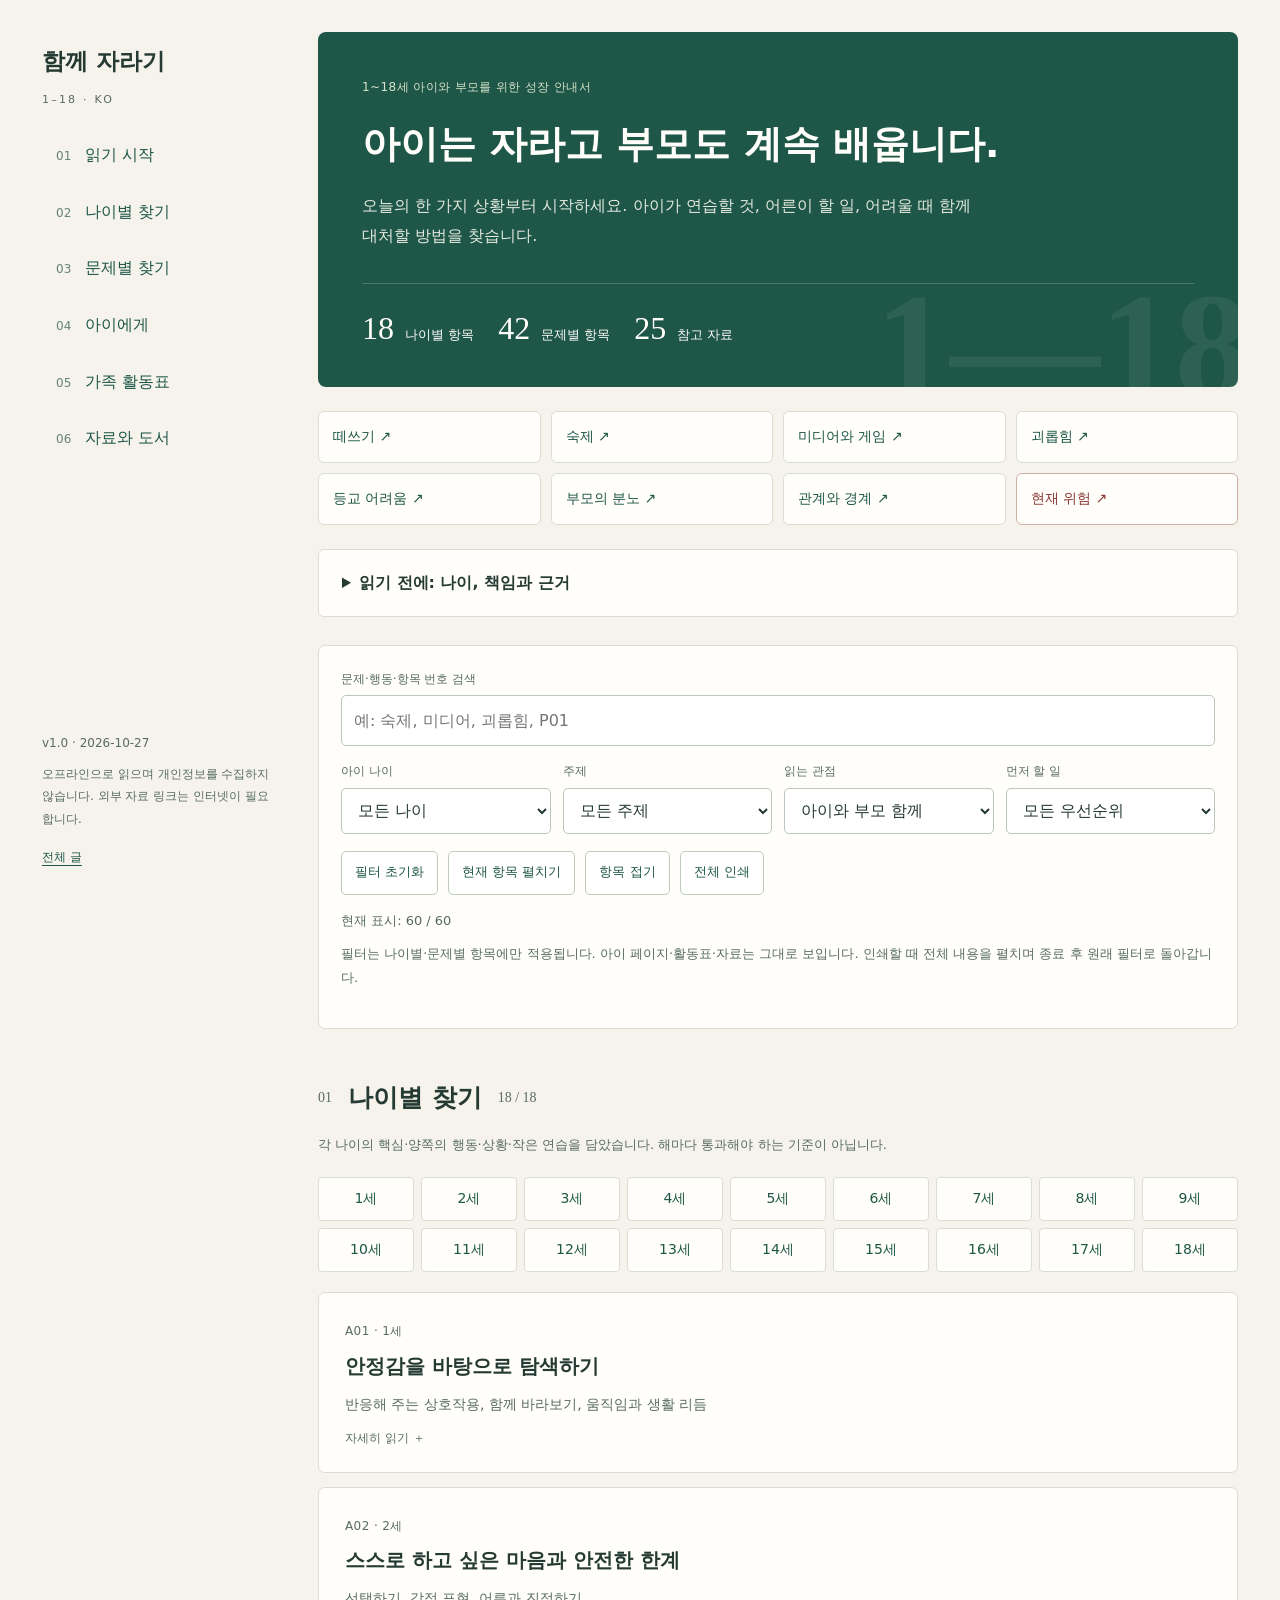
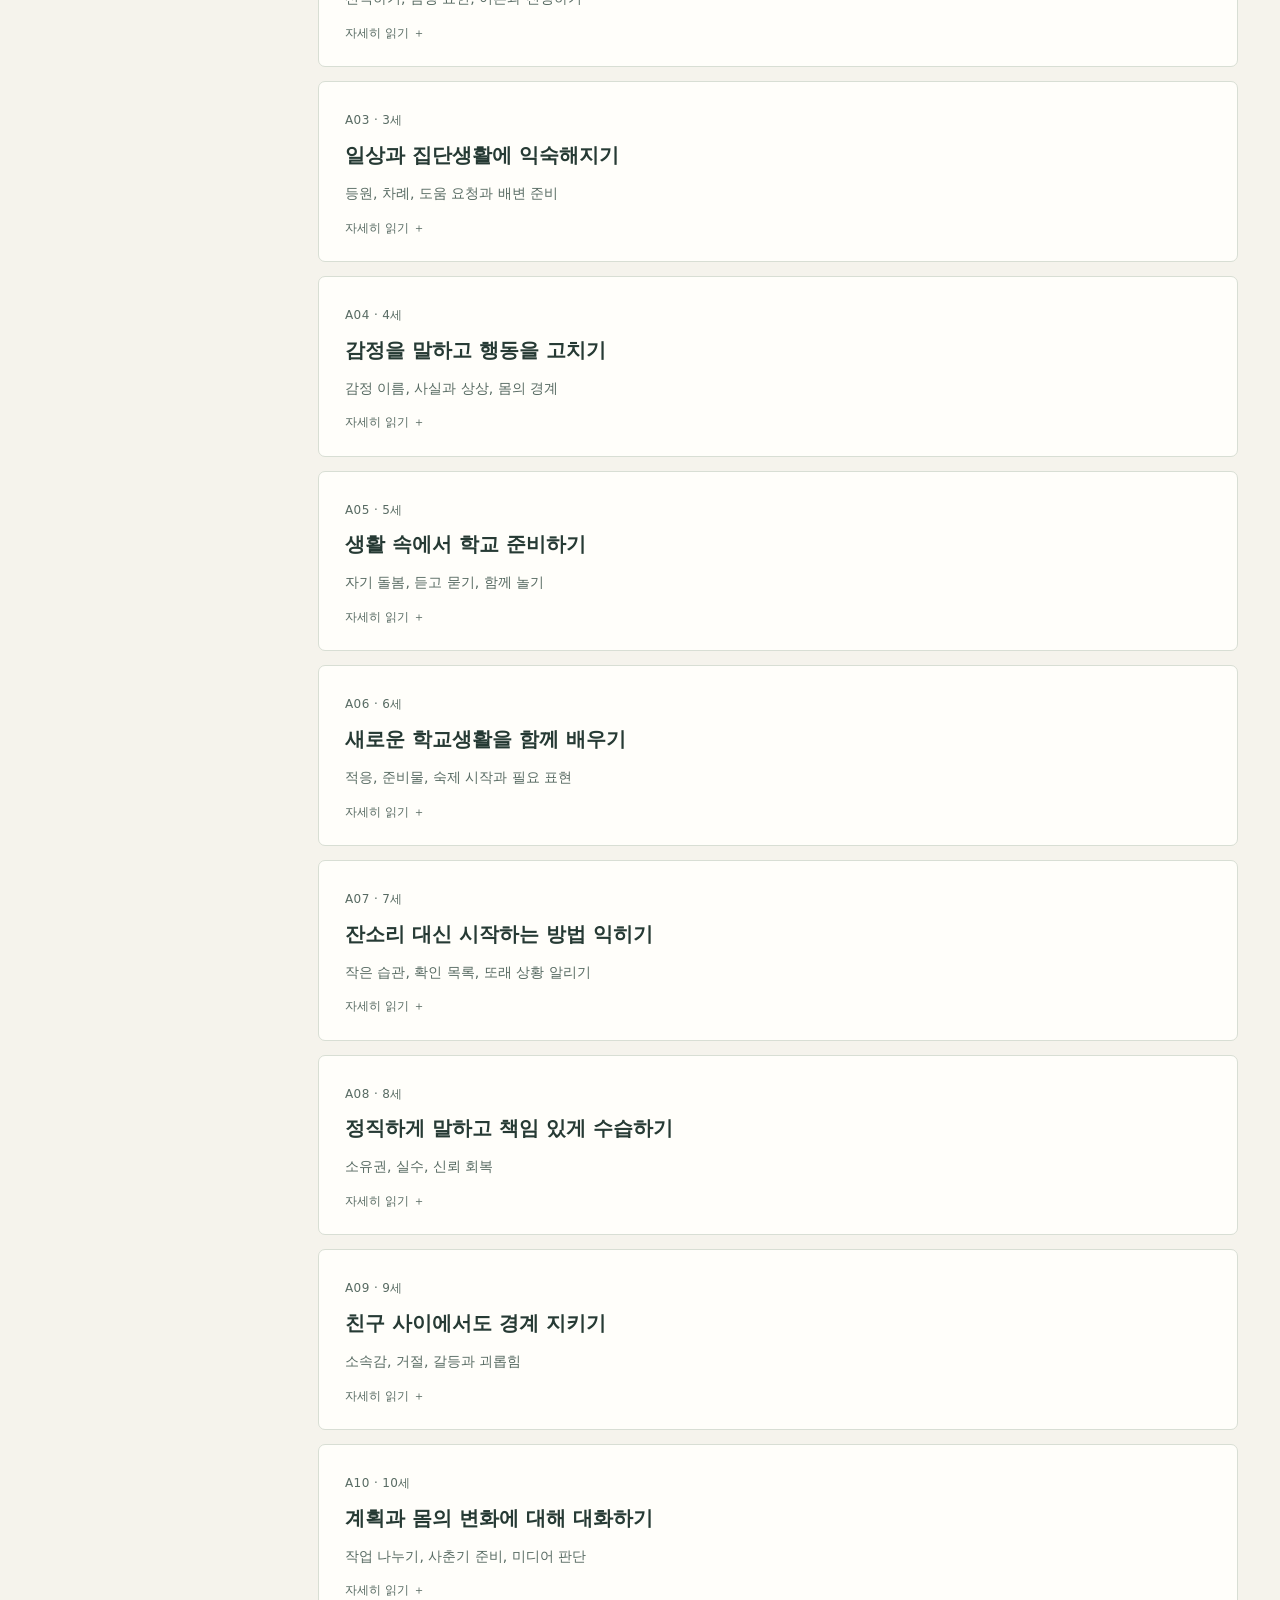
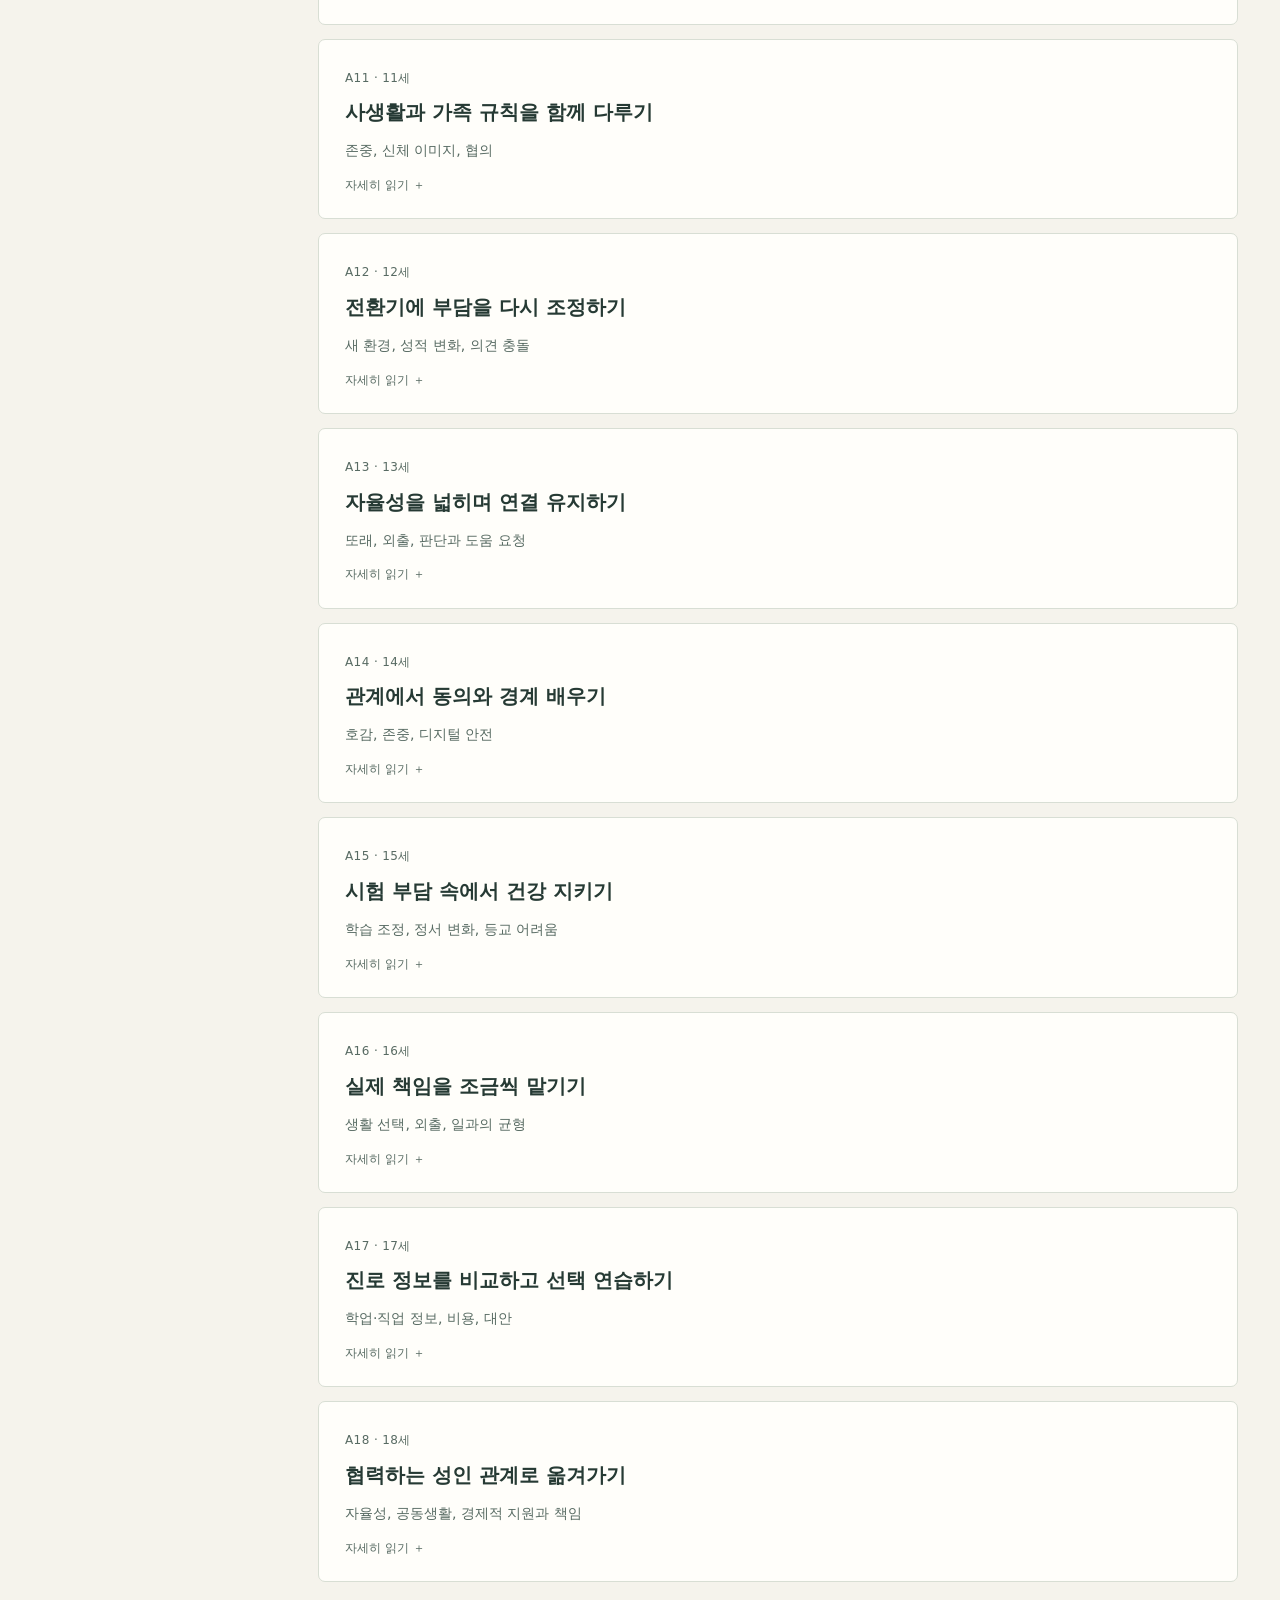
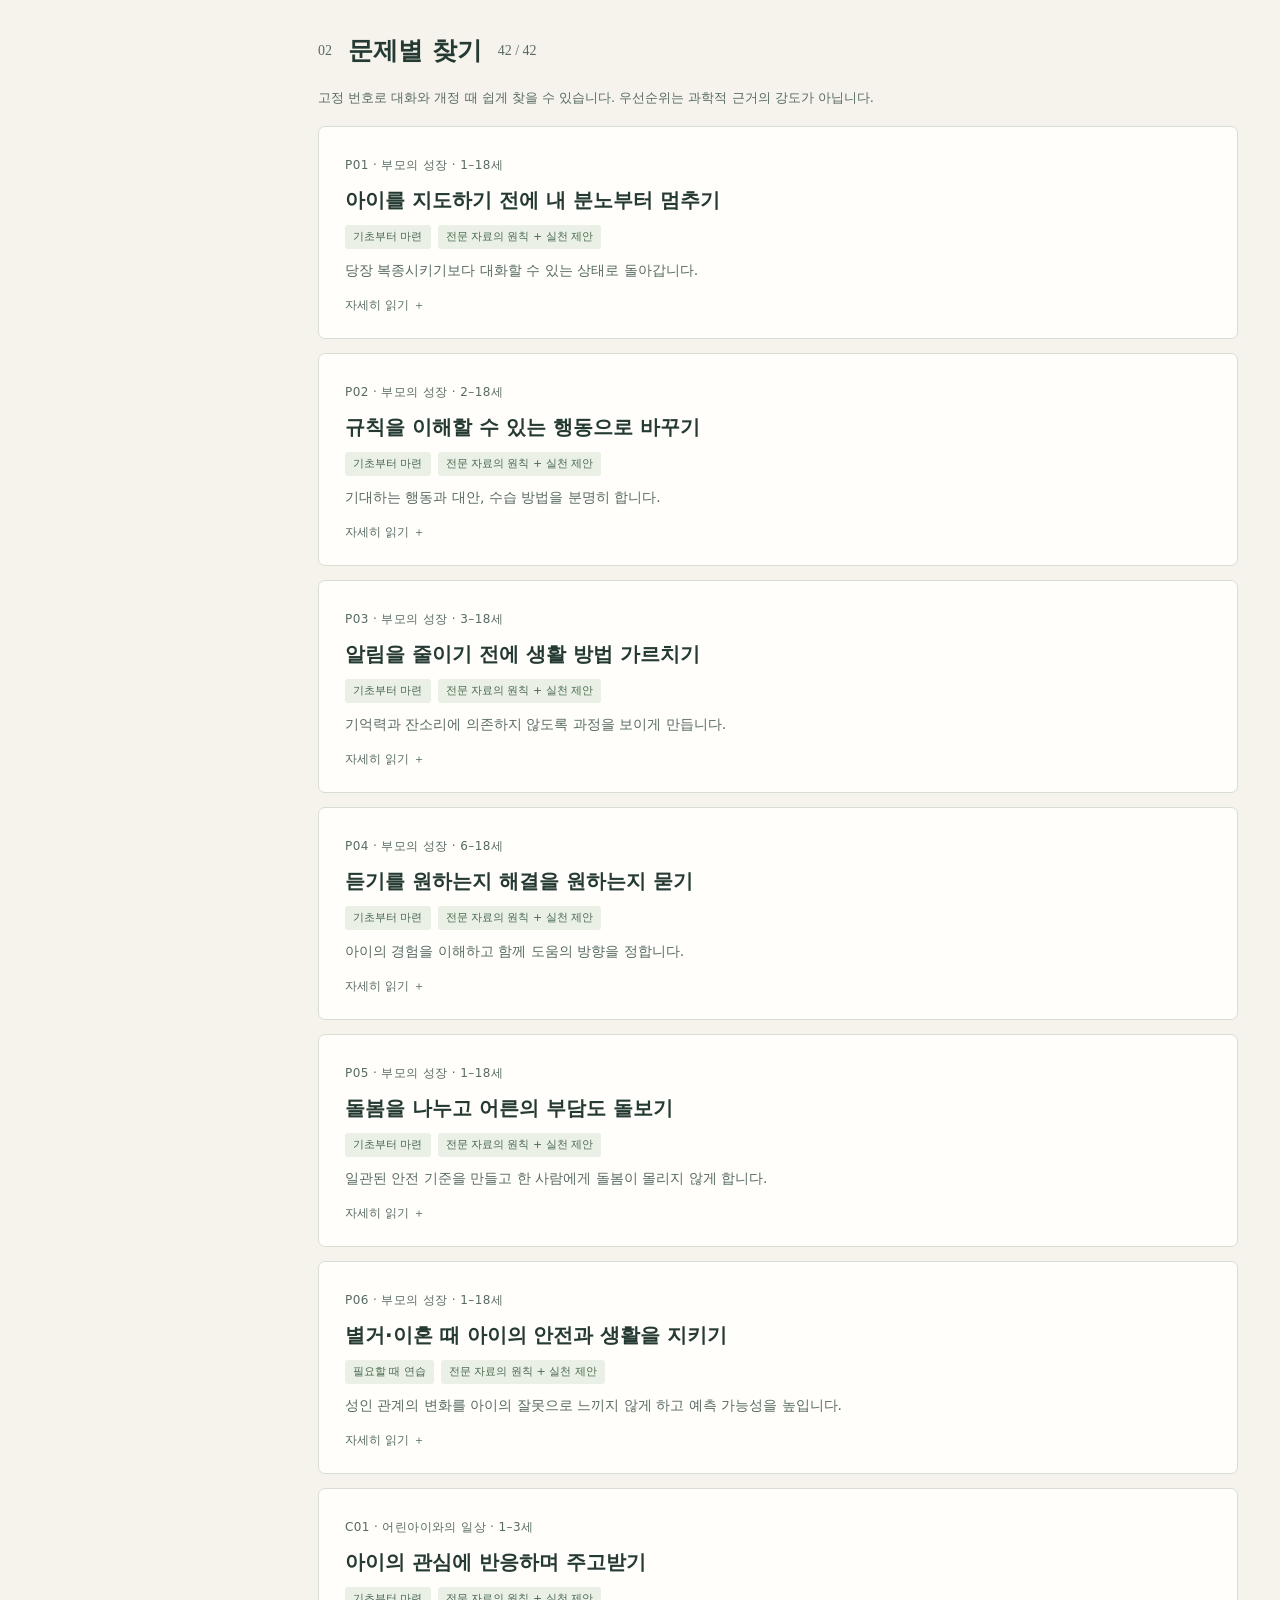
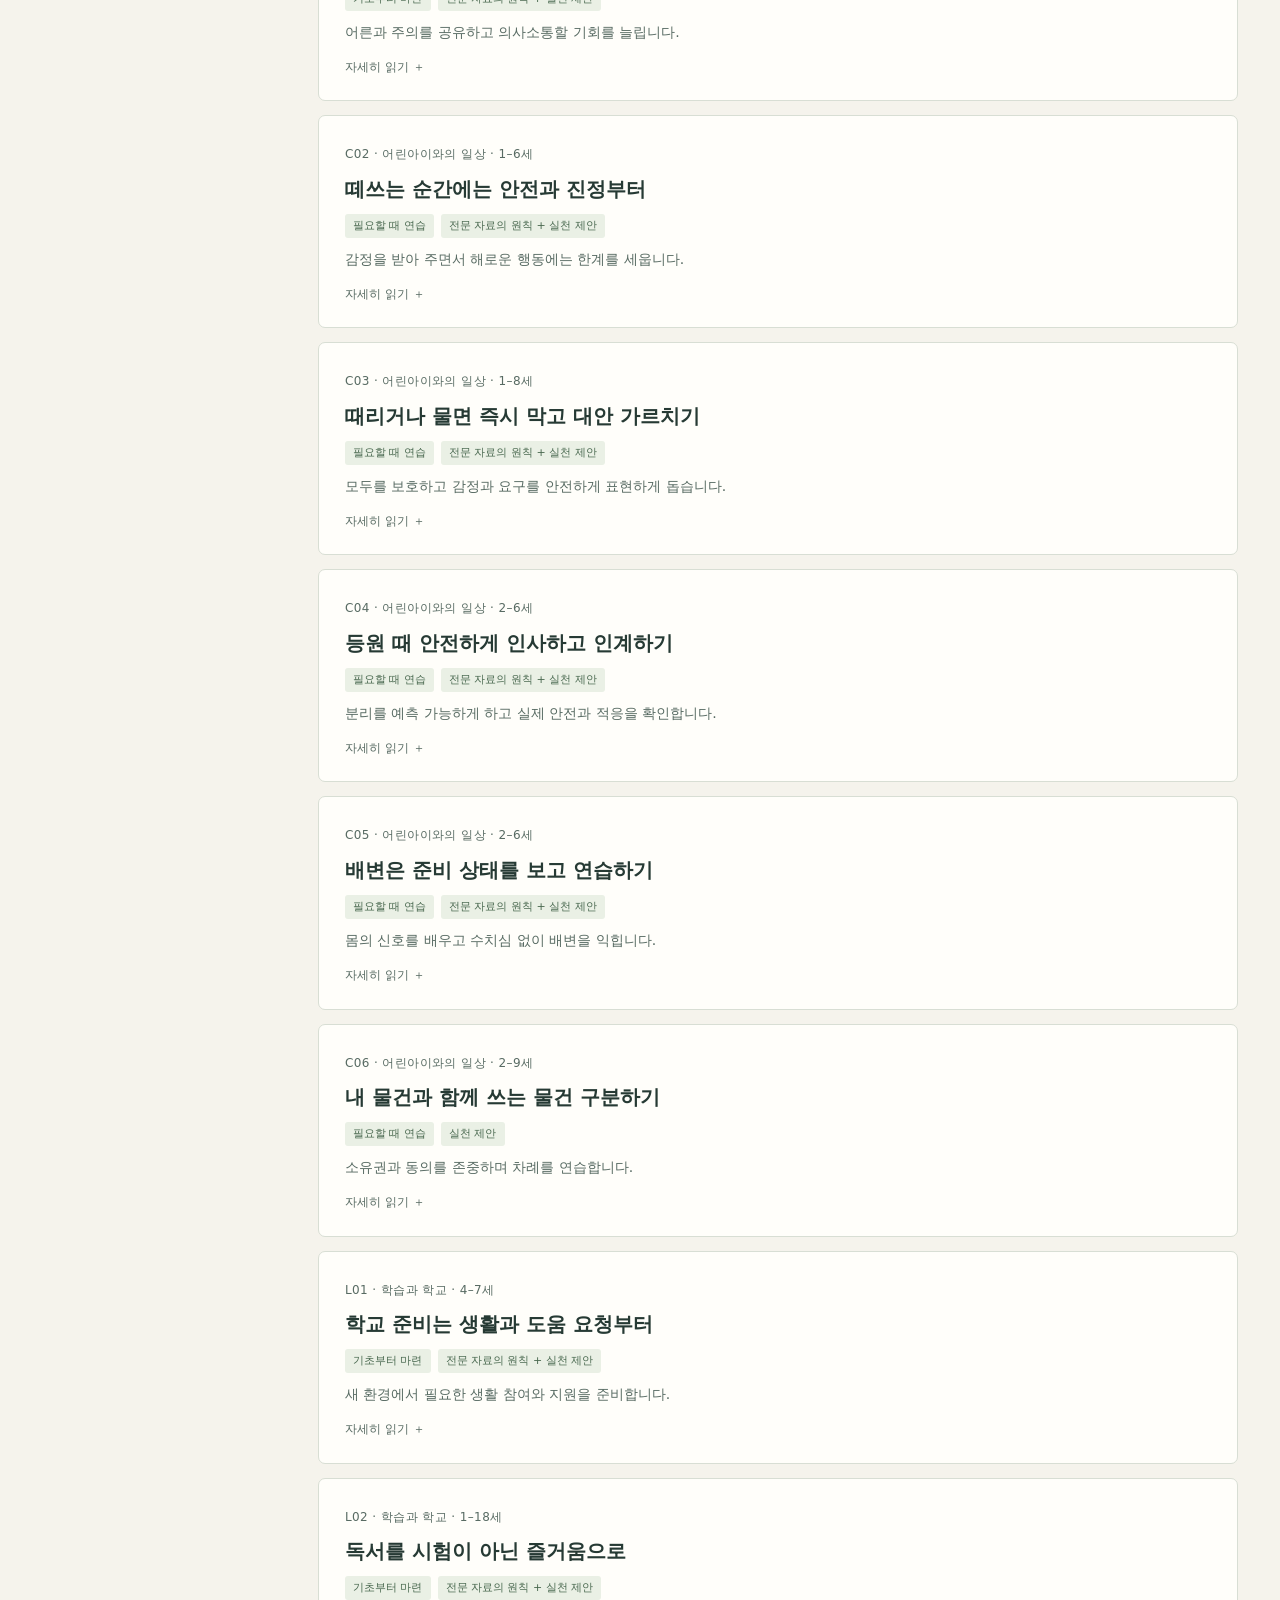
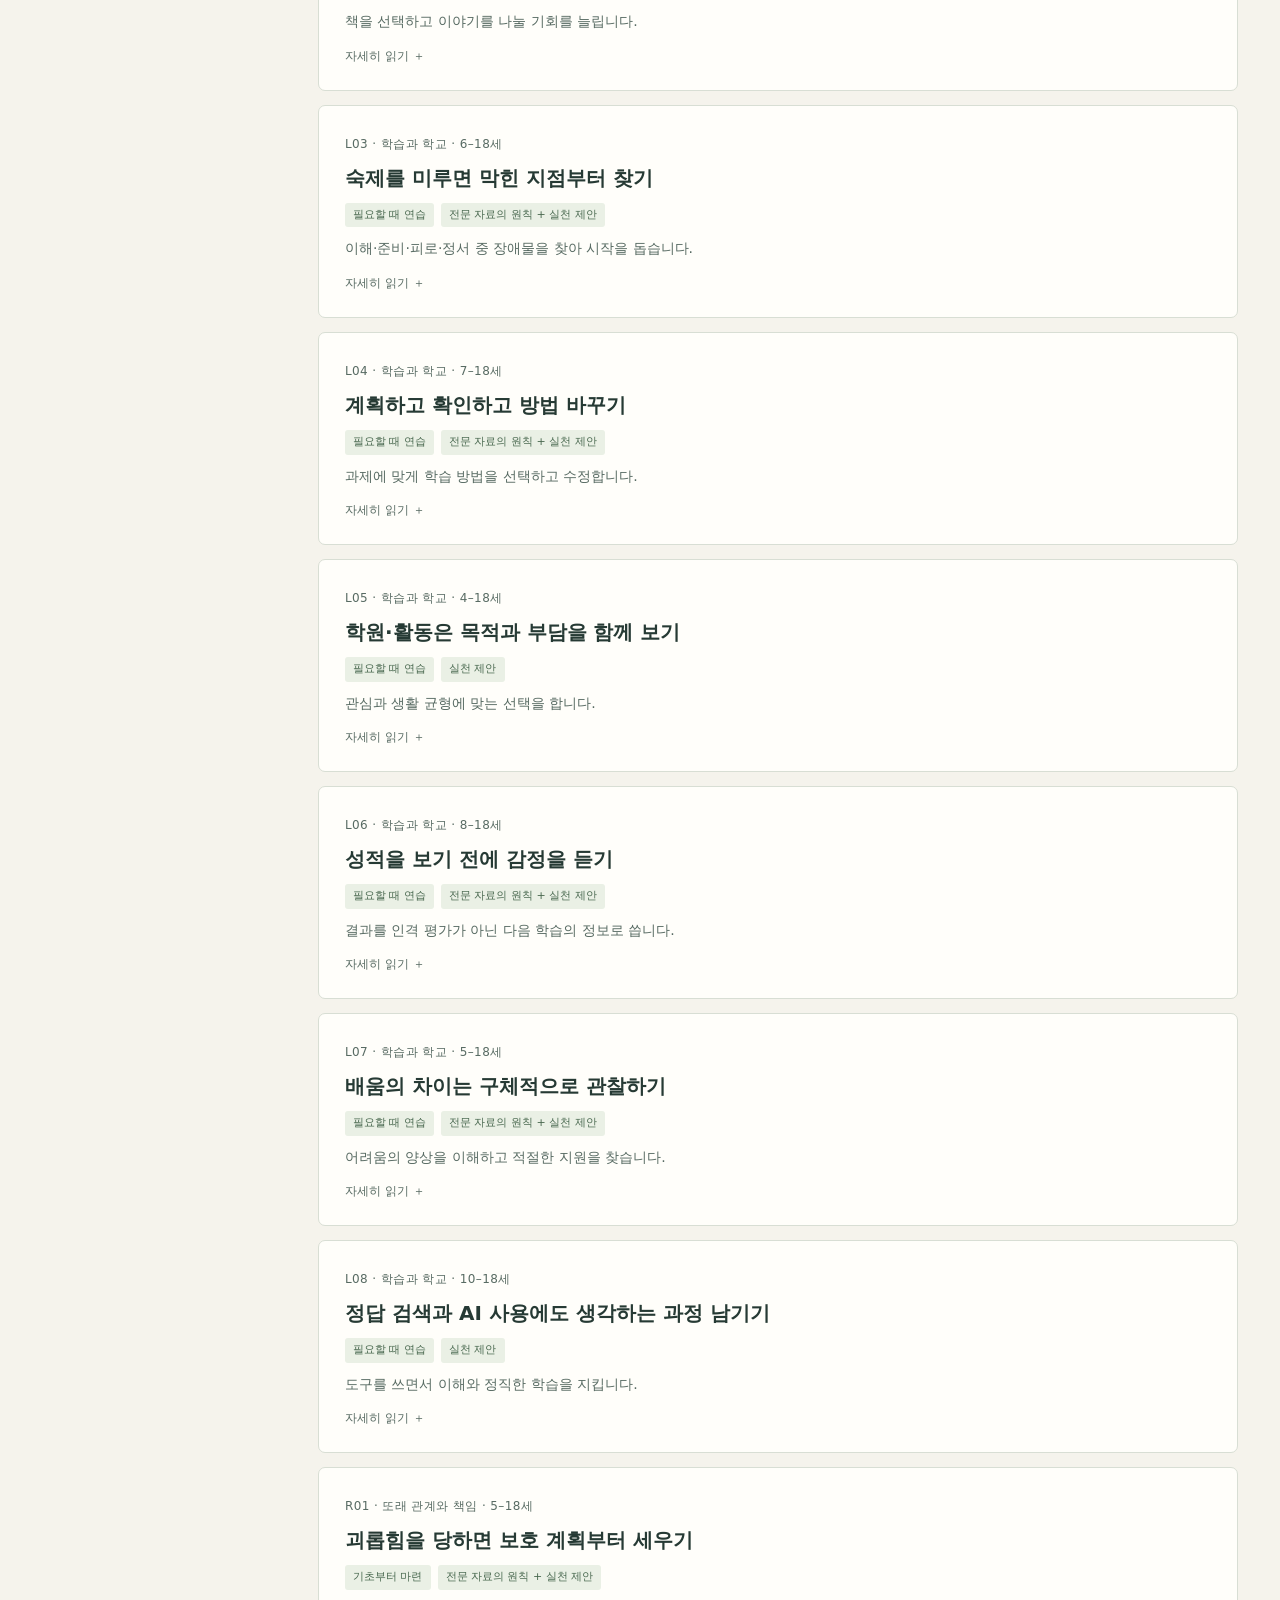
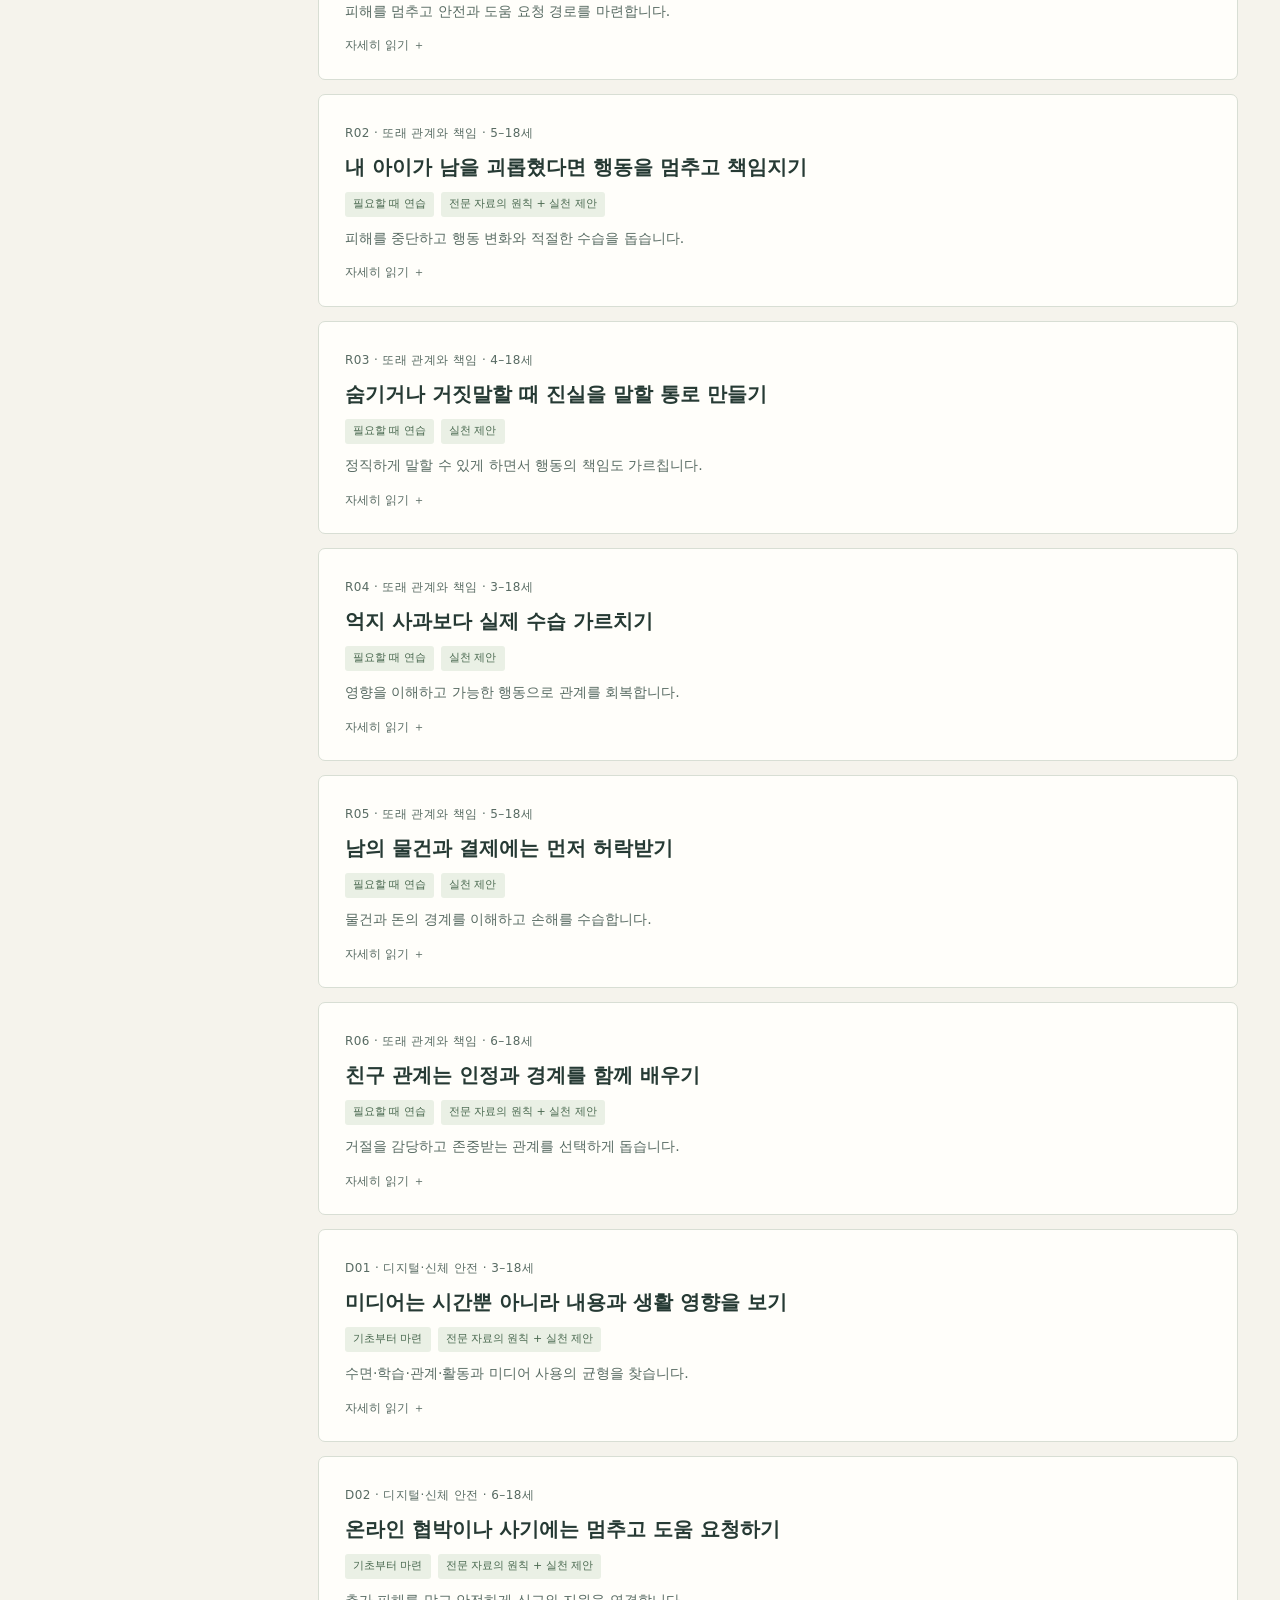
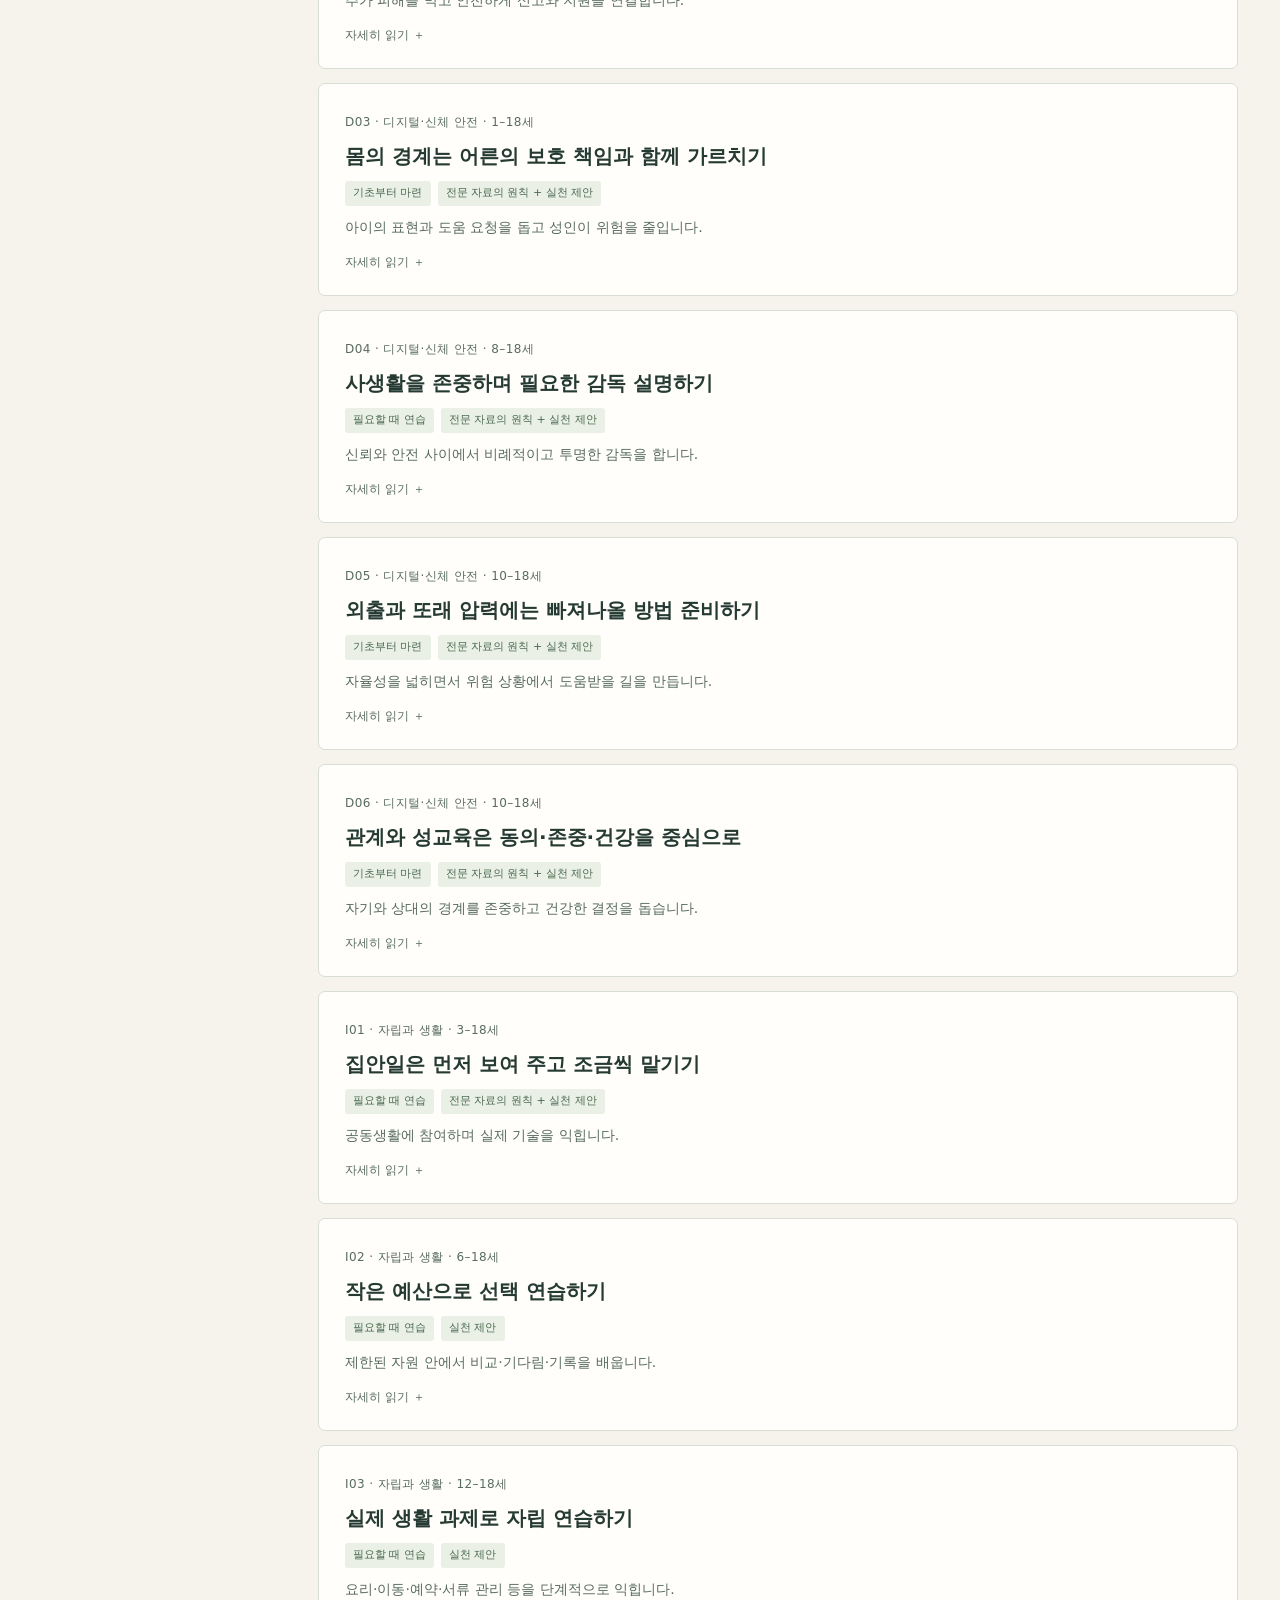
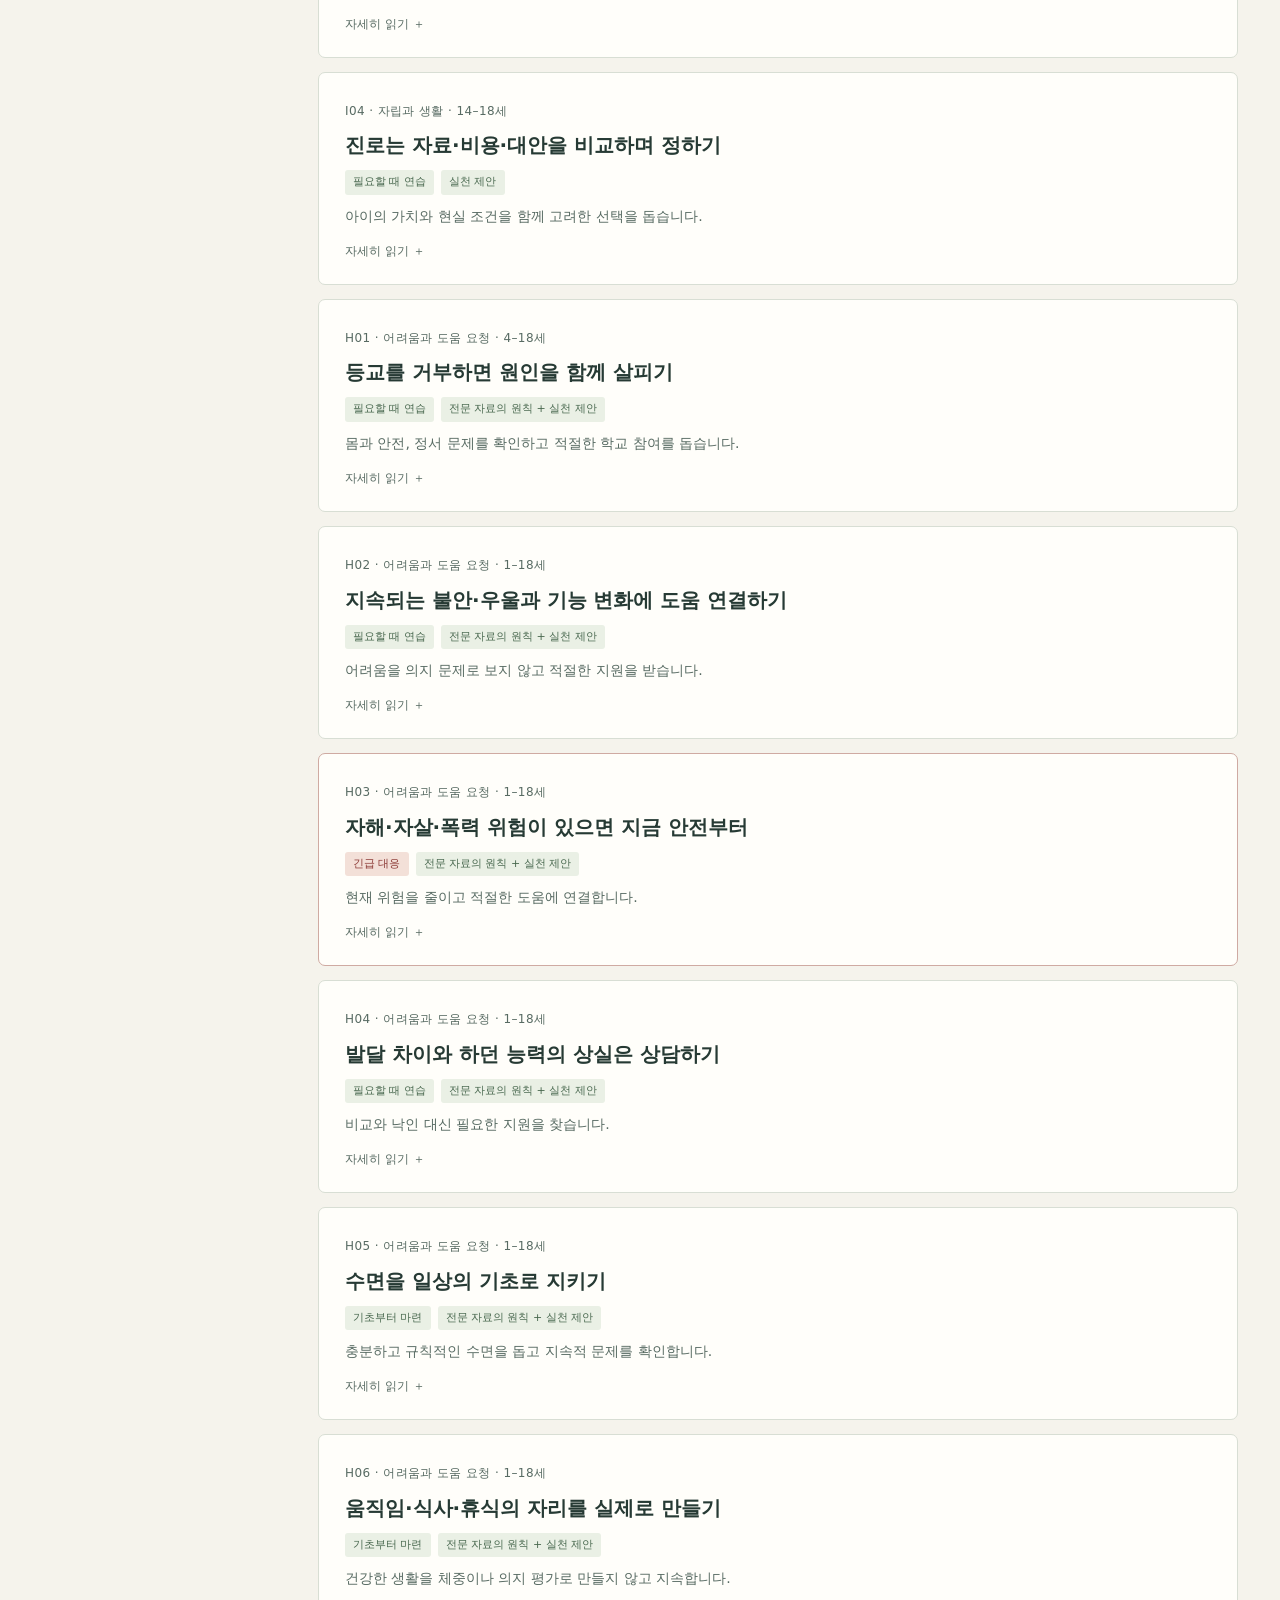
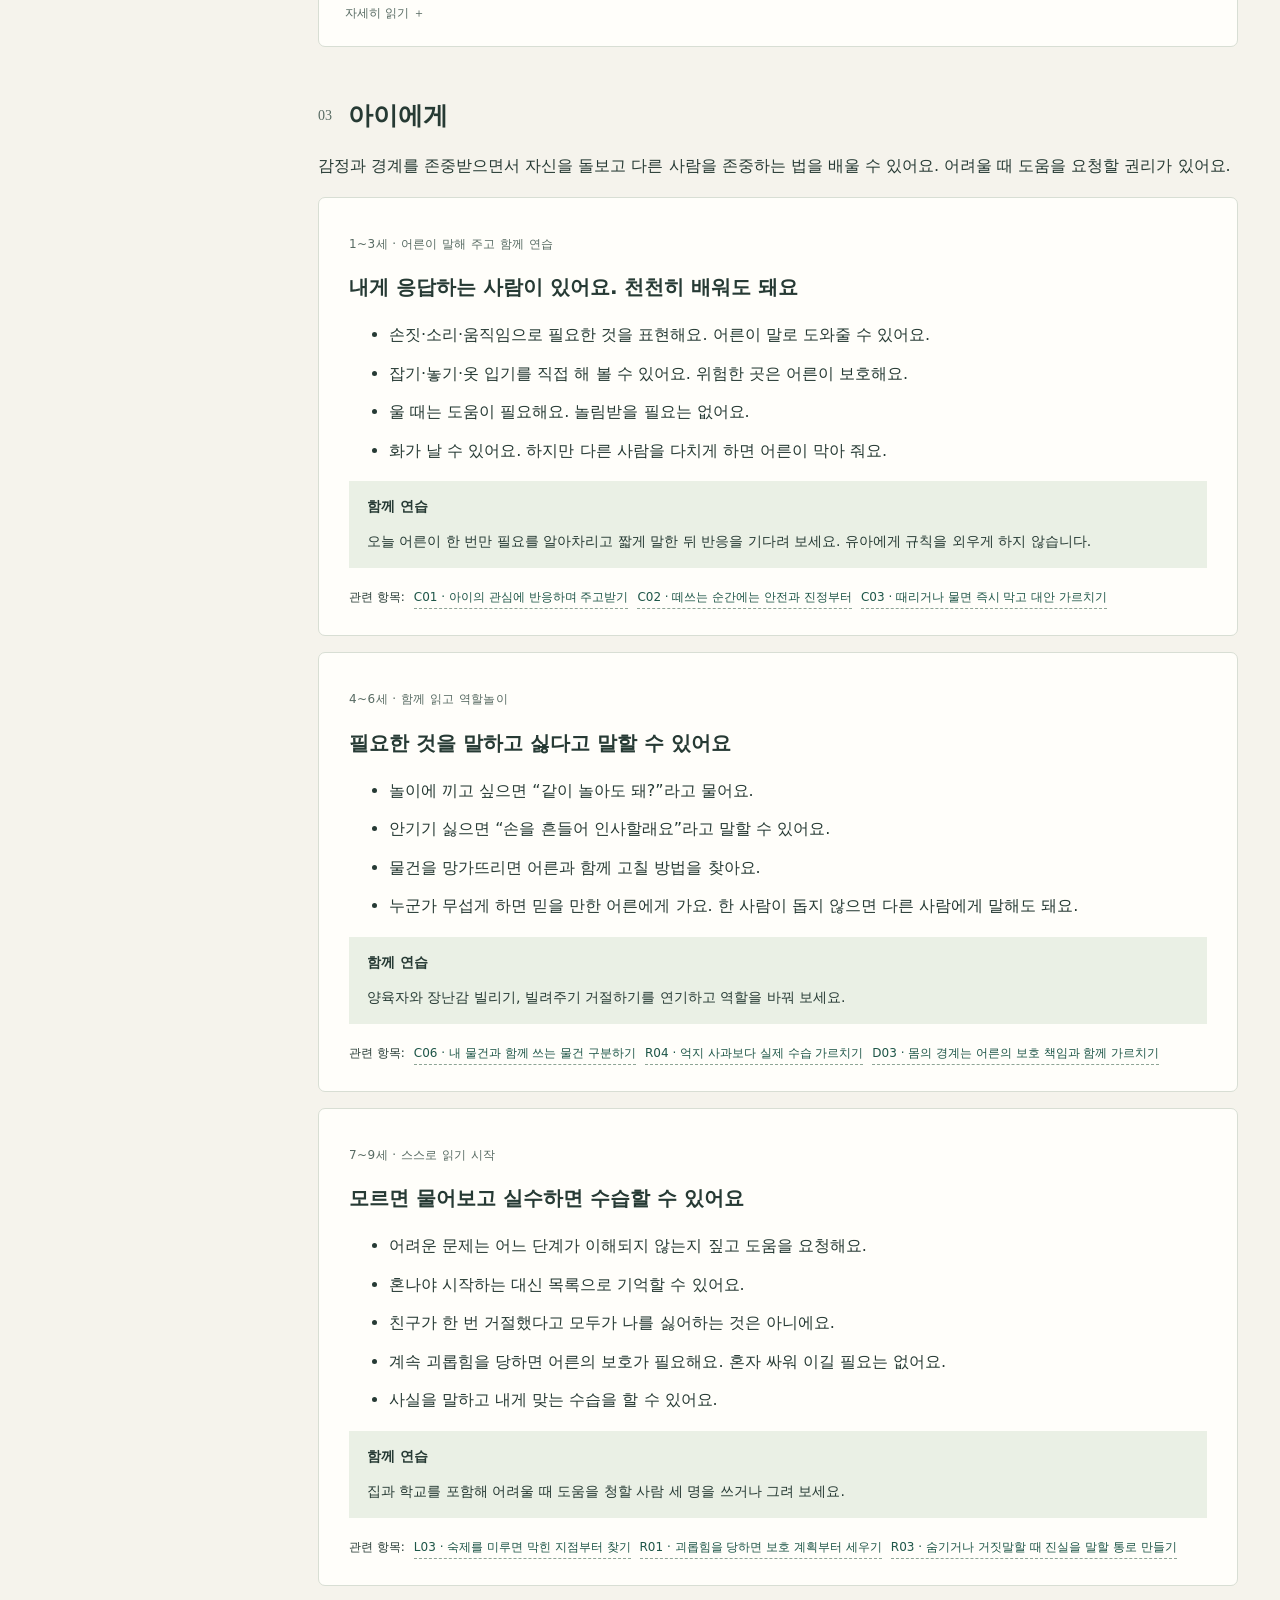
<file: ko/index.html>
<!doctype html><html lang="ko"><head><meta charset="utf-8"><meta name="viewport" content="width=device-width,initial-scale=1"><meta name="description" content="나이별 18항목 · 문제별 42항목 · 아이 페이지 6개 · 가족 활동표 6개 · 출처 25개"><title>1~18세 아이와 부모를 위한 성장 안내서</title><style>
:root{--ink:#263a34;--muted:#586b63;--paper:#f5f3ec;--white:#fffefa;--green:#1e5648;--line:#d8ded4;--wash:#eaf0e5;--gold:#bb8f3c;--red:#8b3834}*{box-sizing:border-box}html{scroll-behavior:smooth;scroll-padding-top:24px}body{margin:0;background:var(--paper);color:var(--ink);font:16px/1.85 'Microsoft YaHei','PingFang SC',system-ui,sans-serif}a{color:var(--green);text-underline-offset:4px;overflow-wrap:anywhere}button,input,select{font:inherit}button,select{cursor:pointer}button,a,input,select,summary{-webkit-tap-highlight-color:transparent}button:focus-visible,a:focus-visible,input:focus-visible,select:focus-visible,summary:focus-visible{outline:3px solid var(--gold);outline-offset:4px}.skip{position:absolute;left:15px;top:-100px;background:white;padding:10px;z-index:9}.skip:focus{top:10px}.shell{max-width:1390px;margin:auto;display:grid;grid-template-columns:230px minmax(0,1fr);gap:46px;padding:32px 42px 70px}.rail{position:sticky;top:32px;height:calc(100vh - 64px);display:flex;flex-direction:column;overflow-y:auto}.brand{font-size:24px;font-weight:700;letter-spacing:2px;padding:8px 0 22px}.brand small{display:block;font:11px/1.6 system-ui;letter-spacing:2.2px;color:var(--muted);margin-top:8px}.rail nav{display:grid;gap:7px}.rail nav a{padding:10px 14px;text-decoration:none;border-radius:7px;min-height:46px}.rail nav a:hover{background:var(--wash)}.rail .bottom{font-size:12px;color:var(--muted);margin-top:auto;padding-top:28px}.rail .num{color:#668575;margin-right:14px;font-size:12px}.hero{background:var(--green);color:#fffefa;border-radius:8px;padding:44px 44px 38px;position:relative;overflow:hidden}.hero:after{content:'1—18';position:absolute;right:-12px;bottom:-57px;font:700 150px/1.3 Georgia,serif;opacity:.07;pointer-events:none}.hero .eyebrow{color:#d6e2c9}.hero h1{font:600 42px/1.42 'Microsoft YaHei',sans-serif;letter-spacing:1px;margin:20px 0}.hero p{max-width:660px;color:#e3eade;margin:0}.stats{display:flex;gap:32px;margin-top:32px;border-top:1px solid #ffffff33;padding-top:24px;font-size:13px}.stats strong{font:32px/1.3 Georgia,serif;margin-right:6px}.eyebrow{font-size:12px;letter-spacing:1.3px;color:var(--muted);text-transform:uppercase}.section{margin-top:46px;scroll-margin-top:26px}.section>h2{font-size:25px;font-weight:650;margin:0 0 12px;display:flex;align-items:center;gap:16px}.section>h2 small{font:14px Georgia;color:var(--muted)}p{margin:9px 0 16px}h3{font-size:20px;line-height:1.65;margin:6px 0 13px}h4{font-size:15px;margin:0 0 6px;color:var(--green)}.note{font-size:13px;color:var(--muted)}.quick{display:grid;grid-template-columns:repeat(4,1fr);gap:10px;margin:24px 0}.quick a{border:1px solid var(--line);background:var(--white);padding:12px 14px;border-radius:6px;font-size:14px;text-decoration:none}.quick a:last-child{color:var(--red);border-color:#cfb0a7}.intro{background:var(--white);border:1px solid var(--line);padding:4px 23px;border-radius:6px}.intro summary{padding:14px 0;font-weight:600;cursor:pointer}.intro li{margin-bottom:12px}.reader-controls{margin-top:28px;background:var(--white);padding:22px;border:1px solid var(--line);border-radius:7px}.search{display:block;margin-bottom:14px}.search span,.filters label span{display:block;font-size:12px;color:var(--muted);margin-bottom:5px}input,select{width:100%;border:1px solid #bac8bc;border-radius:5px;background:#fff;color:var(--ink);padding:10px 12px;min-height:46px}input[type=search]{font-size:16px}.filters{display:grid;grid-template-columns:repeat(4,minmax(0,1fr));gap:12px}.actions{display:flex;gap:10px;flex-wrap:wrap;margin-top:17px}button{border:1px solid #bdcbbc;background:white;border-radius:5px;padding:8px 13px;min-height:44px;font-size:13px;color:var(--green)}button:hover{background:var(--wash)}.status{font-size:13px;margin:14px 0 0;color:var(--muted)}.age-chips{display:grid;grid-template-columns:repeat(9,1fr);gap:7px;margin:20px 0}.age-chips a{border:1px solid var(--line);text-align:center;border-radius:4px;padding:8px 0;text-decoration:none;background:var(--white);font-size:14px;min-height:44px}.entry{margin:14px 0;background:var(--white);border:1px solid var(--line);border-radius:7px;overflow:clip}.entry summary{padding:22px 26px;cursor:pointer;list-style:none;position:relative}.entry summary::-webkit-details-marker{display:none}.entry summary h3{padding-right:100px;margin:5px 0 8px}.entry summary p{font-size:14px;color:var(--muted);margin-bottom:0;padding-right:8px}.open-hint{position:absolute;right:25px;top:25px;font-size:12px;color:var(--muted)}.entry[open] .open-hint{font-size:0}.entry[open] .open-hint:after{content:var(--close);font-size:12px}.entry[open] summary{background:#f0f3eb;border-bottom:1px solid var(--line)}.entry-body{padding:24px 30px}.field{margin-bottom:23px}.field p{margin:4px 0}.field ul,.field ol{margin:5px 0;padding-left:1.55em}.field li{margin:5px 0}.kid{border-left:3px solid #7a9862;padding-left:16px}.parent{border-left:3px solid #4b8174;padding-left:16px}.tags{display:flex;gap:7px;flex-wrap:wrap;margin:8px 0}.tags span{background:var(--wash);font-size:11px;padding:2px 8px;border-radius:3px;color:#49684f}.urgent{border-color:#cfaaa2}.urgent .tags span:first-child{background:#f3e0d8;color:var(--red)}blockquote{background:#f2eddf;border-left:3px solid var(--gold);margin:22px 0;padding:16px 20px}blockquote span{display:block;font-size:12px;color:#77623b;margin-bottom:7px}.caution h4,.escalate h4{color:#855343}.basis{background:#f3f5f0;padding:16px 18px;font-size:13px}.basis p{margin-bottom:7px}.related{font-size:12px;margin-top:18px;display:flex;gap:9px;flex-wrap:wrap}.related a{border-bottom:1px dashed #8da495;text-decoration:none}.child-page{padding:26px 30px;background:var(--white);border:1px solid var(--line);border-radius:7px;margin:16px 0}.child-page li{margin:9px 0}.practice{background:var(--wash);padding:13px 18px;font-size:14px}.practice p{margin-bottom:0}.table-wrap{overflow-x:auto}table{width:100%;border-collapse:collapse;background:var(--white);font-size:14px}th,td{text-align:left;vertical-align:top;border:1px solid var(--line);padding:12px 15px}th{font-weight:500;background:#edf1e8;min-width:140px}td{min-width:200px}.template{margin:28px 0}.source-list{padding-left:0;list-style:none}.source-list>li{padding:19px 0;border-top:1px solid var(--line)}.source-list h3{font-size:16px}.source-list h3 span{font-size:12px;color:var(--muted);margin-right:7px}.source-list p{font-size:13px;margin:5px 0}.book-list li{margin:15px 0}.book-list small{display:block;color:var(--muted)}.selfcheck{background:var(--white);padding:22px 30px;border:1px solid var(--line)}.selfcheck li{padding:7px 0}.colophon{font-size:13px;border-top:1px solid var(--line);padding-top:23px;margin-top:35px;color:var(--muted)}[hidden]{display:none!important}body[data-role=parent] .kid{display:none}body[data-role=child] .parent{display:none}.empty{padding:20px;background:#f5ead6;border-radius:5px}footer{margin-top:40px;font-size:12px;color:var(--muted)}
@media(max-width:1050px){.shell{grid-template-columns:180px minmax(0,1fr);gap:24px;padding:24px}.quick{grid-template-columns:repeat(2,1fr)}.hero{padding:32px}.hero h1{font-size:35px}.filters{grid-template-columns:repeat(2,1fr)}}
@media(max-width:720px){.shell{display:block;padding:16px}.rail{position:static;height:auto;overflow:visible;margin-bottom:18px}.brand{font-size:19px;padding:0 0 12px}.brand small{display:none}.rail nav{display:flex;overflow-x:auto;gap:2px;border-bottom:1px solid var(--line);padding-bottom:7px}.rail nav a{white-space:nowrap;padding:7px 10px;font-size:13px}.rail .num,.rail .bottom{display:none}.hero{padding:28px 24px}.hero h1{font-size:31px}.hero p{font-size:14px}.stats{gap:20px;font-size:11px}.stats strong{font-size:26px}.reader-controls{padding:16px}.section{margin-top:34px}.section>h2{font-size:22px}.entry summary{padding:20px}.entry summary h3{font-size:18px;padding-right:0;margin-top:10px}.open-hint{position:static;display:block;margin-top:10px}.entry-body,.child-page{padding:20px}.age-chips{grid-template-columns:repeat(6,1fr)}.filters{gap:9px}.quick a{font-size:13px;padding:11px}.selfcheck{padding:16px 22px}.related a{line-height:2.1}input,select{font-size:14px}}
@media print{@page{size:A4;margin:18mm 16mm}html{scroll-behavior:auto}body{background:white;font-size:10.5pt;line-height:1.7;color:#172b23}.shell{display:block;padding:0}.rail,.reader-controls,.quick,.age-chips,.open-hint,.skip,.no-print{display:none!important}.hero{padding:0;background:white;color:#172b23;border-bottom:2px solid #1e5648;border-radius:0}.hero .eyebrow,.hero p{color:#425e4c}.hero h1{font-size:25pt}.hero:after{display:none}.stats{padding:10px 0;margin-top:15px;border:0}.stats strong{font-size:19pt}.section{margin-top:25px}.section>h2{font-size:18pt;break-after:avoid}.entry{border:0;border-top:1px solid #aaa;border-radius:0;overflow:visible}.entry summary{padding:14px 0 8px;background:white!important;break-after:avoid}.entry summary h3{font-size:14pt;padding-right:0}.entry-body{padding:5px 0 15px}.field,blockquote,.basis,.practice{break-inside:avoid}.field{margin-bottom:13px}.entry-body h4{break-after:avoid}.child-page{padding:12px 0;border:0}.template{break-inside:avoid}.source-list li{break-inside:avoid}.source-list h3{font-size:11pt}a{color:#254b3a;text-decoration:none}.tags span{border:1px solid #ddd;background:white}.related{font-size:8pt}.note{font-size:9pt}th,td{padding:8px}body[data-role=parent] .kid,body[data-role=child] .parent{display:block}.intro{border:0;padding:0}.hero,.entry,.basis,blockquote{-webkit-print-color-adjust:exact;print-color-adjust:exact}}

:root{--close:"접기 −"}body{font-family:'Malgun Gothic','Apple SD Gothic Neo',system-ui,sans-serif}.hero h1{font-family:'Malgun Gothic','Apple SD Gothic Neo',system-ui,sans-serif;font-size:38px;line-height:1.4;letter-spacing:0}.brand{letter-spacing:0;font-size:23px}.eyebrow{letter-spacing:.4px;text-transform:none}.entry summary h3{padding-right:0}.open-hint{position:static;display:block;margin-top:10px}.stats{flex-wrap:wrap;gap:14px 24px}.stats span{display:flex;align-items:baseline;gap:5px}.section>h2{flex-wrap:wrap}main{min-width:0}.entry-body,.child-page{overflow-wrap:anywhere}.filters select{min-width:0;text-overflow:ellipsis}@media(max-width:720px){.hero h1{font-size:29px}.stats{gap:10px 16px}.stats span{flex-direction:column;gap:0}.stats strong{font-size:25px}.section>h2{gap:8px}.hero{padding:26px 22px}}@media print{.hero h1{font-size:25pt}}

.hero:after{white-space:nowrap}html[lang=ko] .entry-body,html[lang=ko] .child-page,html[lang=ko] .hero{word-break:keep-all;overflow-wrap:anywhere}
</style></head><body data-role="both"><a class="skip" href="#main">본문으로 이동</a><div class="shell"><aside class="rail"><div class="brand">함께 자라기<small>1–18 · KO</small></div><nav aria-label="읽는 방법"><a href="#start"><span class="num">01</span>읽기 시작</a><a href="#ages"><span class="num">02</span>나이별 찾기</a><a href="#problems"><span class="num">03</span>문제별 찾기</a><a href="#children"><span class="num">04</span>아이에게</a><a href="#templates"><span class="num">05</span>가족 활동표</a><a href="#evidence"><span class="num">06</span>자료와 도서</a></nav><div class="bottom">v1.0 · 2026-10-27<p>오프라인으로 읽으며 개인정보를 수집하지 않습니다. 외부 자료 링크는 인터넷이 필요합니다.</p><a href="GUIDE.md">전체 글</a></div></aside><main id="main"><header class="hero" id="start"><div class="eyebrow">1~18세 아이와 부모를 위한 성장 안내서</div><h1>아이는 자라고 부모도 계속 배웁니다.</h1><p>오늘의 한 가지 상황부터 시작하세요. 아이가 연습할 것, 어른이 할 일, 어려울 때 함께 대처할 방법을 찾습니다.</p><div class="stats"><span><strong>18</strong>나이별 항목</span><span><strong>42</strong>문제별 항목</span><span><strong>25</strong>참고 자료</span></div></header><div class="quick"><a href="#C02">떼쓰기 ↗</a><a href="#L03">숙제 ↗</a><a href="#D01">미디어와 게임 ↗</a><a href="#R01">괴롭힘 ↗</a><a href="#H01">등교 어려움 ↗</a><a href="#P01">부모의 분노 ↗</a><a href="#D06">관계와 경계 ↗</a><a href="#H03">현재 위험 ↗</a></div><details class="intro"><summary>읽기 전에: 나이, 책임과 근거</summary><ul><li>이 안내서는 아이와 양육자 모두를 위한 자료입니다. 아이는 표현·협력·판단·책임을 점차 연습하고, 어른은 조건·본보기·보호·발달에 맞는 지원을 제공합니다. 양쪽의 책임이 같은 것은 아닙니다.</li><li>1~18세의 나이별 항목은 찾기 위한 구분이며 발달 합격 기준이 아닙니다. 발달·입학·사춘기 시점에는 차이가 있습니다. 몸과 안전 교육은 특정 생일을 기다리지 않고 이어 가야 합니다. 1~6세는 주로 어른이 말로 전달하고 함께 연습하며, 7세 이후에도 읽기 능력에 따라 함께 읽거나 혼자 읽습니다.</li><li>현재 나이와 실제 문제 하나부터 고르세요. 한 번에 한 가지를 바꾸고 가족에게 맞는지 살펴봅니다. 책 전체를 의무적인 달성 목록으로 만들지 마세요. 연습 기간은 일정의 예이며 과학적으로 정해진 효과 발생 기한이 아닙니다.</li><li>필요한 노력은 실천상의 대략적 설명이며, 목표는 효과 보장이 아닙니다. 우선순위는 편집상 제안입니다. 현재 위험에는 긴급 대응, 기본 조건에는 기초부터 마련, 구체적 어려움에는 필요할 때 연습을 적용합니다. 일반 항목의 도움 요청 신호도 즉시 주의를 기울여야 합니다.</li><li>각 항목은 전문 자료가 지지하는 원칙과 이 안내서가 작성한 단계·대화·연습을 구분합니다. 체계적 문헌고찰이 아니며 근거를 A/B/C로 정밀한 것처럼 평가하거나 상관관계를 인과관계로 표현하지 않습니다. 책은 이해를 돕지만 특정 방법의 효과를 자동으로 입증하지 않습니다.</li><li>참고 자료는 중국과 미국·영국·캐나다 등 선진국의 공식·전문 기관이 공개한 자료로 한정했습니다. 외국 법률·상담 전화·의료 절차·학교 제도를 그대로 옮기지 않았습니다. 구체적인 제도는 거주 지역에서 확인하세요.</li><li>이 판은 AI의 도움으로 조사·작성되었으며 아동 발달·교육·임상 전문가의 독립적인 검토를 받지 않았습니다. 일반 교육 참고 자료이며 진단·치료·위기 대응 훈련이 아닙니다. 현재 위험이 있으면 현지 긴급 서비스와 적절한 전문가에게 도움을 요청하세요.</li></ul></details><div class="reader-controls" role="search" aria-label="문제·행동·항목 번호 검색"><label class="search"><span>문제·행동·항목 번호 검색</span><input id="query" type="search" placeholder="예: 숙제, 미디어, 괴롭힘, P01" autocomplete="off"></label><div class="filters"><label><span>아이 나이</span><select id="age"><option value="">모든 나이</option><option value="1">1세</option><option value="2">2세</option><option value="3">3세</option><option value="4">4세</option><option value="5">5세</option><option value="6">6세</option><option value="7">7세</option><option value="8">8세</option><option value="9">9세</option><option value="10">10세</option><option value="11">11세</option><option value="12">12세</option><option value="13">13세</option><option value="14">14세</option><option value="15">15세</option><option value="16">16세</option><option value="17">17세</option><option value="18">18세</option></select></label><label><span>주제</span><select id="topic"><option value="">모든 주제</option><option>나이별 안내</option><option>부모의 성장</option><option>어린아이와의 일상</option><option>학습과 학교</option><option>또래 관계와 책임</option><option>디지털·신체 안전</option><option>자립과 생활</option><option>어려움과 도움 요청</option></select></label><label><span>읽는 관점</span><select id="role"><option value="both">아이와 부모 함께</option><option value="parent">부모의 행동</option><option value="child">아이의 연습</option></select></label><label><span>먼저 할 일</span><select id="priority"><option value="">모든 우선순위</option><option>기초부터 마련</option><option>필요할 때 연습</option><option>긴급 대응</option></select></label></div><div class="actions"><button id="reset">필터 초기화</button><button id="expand">현재 항목 펼치기</button><button id="collapse">항목 접기</button><button id="print">전체 인쇄</button></div><p class="status" id="status" role="status" aria-live="polite"></p><p class="note">필터는 나이별·문제별 항목에만 적용됩니다. 아이 페이지·활동표·자료는 그대로 보입니다. 인쇄할 때 전체 내용을 펼치며 종료 후 원래 필터로 돌아갑니다.</p></div><noscript><p class="empty">스크립트가 꺼져 검색과 필터는 사용할 수 없지만 각 항목을 펼쳐 읽을 수 있습니다.</p></noscript><p class="empty" id="empty" hidden>일치하는 항목이 없습니다. 검색어를 줄이거나 필터를 초기화하세요.</p><section class="section" id="ages"><h2><small>01</small>나이별 찾기 <small id="age-count">18 / 18</small></h2><p class="note">각 나이의 핵심·양쪽의 행동·상황·작은 연습을 담았습니다. 해마다 통과해야 하는 기준이 아닙니다.</p><div class="age-chips"><a href="#A01">1세</a><a href="#A02">2세</a><a href="#A03">3세</a><a href="#A04">4세</a><a href="#A05">5세</a><a href="#A06">6세</a><a href="#A07">7세</a><a href="#A08">8세</a><a href="#A09">9세</a><a href="#A10">10세</a><a href="#A11">11세</a><a href="#A12">12세</a><a href="#A13">13세</a><a href="#A14">14세</a><a href="#A15">15세</a><a href="#A16">16세</a><a href="#A17">17세</a><a href="#A18">18세</a></div><details class="entry age-entry" id="A01" data-min="1" data-max="1" data-topic="나이별 안내" data-priority=""><summary><span class="eyebrow">A01 · 1세</span><h3>안정감을 바탕으로 탐색하기</h3><p>반응해 주는 상호작용, 함께 바라보기, 움직임과 생활 리듬</p><span class="open-hint" aria-hidden="true">자세히 읽기 ＋</span></summary><div class="entry-body"><div class="field kid"><h4>아이가 연습할 것</h4><ul><li>손짓·시선·소리로 필요를 표현해요. 어른이 말로 도와줄 수 있어요.</li><li>안전한 물건을 만지고 동작을 따라 하며 함께 그림을 봐요.</li></ul></div><div class="field parent"><h4>부모가 할 일</h4><ol><li>아이가 관심을 보이는 것을 따라가며 짧게 말하고 반응을 기다립니다. 계속 시험하듯 묻지 않습니다.</li><li>옷 입기·식사·산책을 대화 기회로 삼고 위험한 물건은 먼저 치웁니다.</li><li>돌봄을 넘기는 과정을 예측 가능하게 합니다. 안전은 어른의 책임입니다.</li></ol></div><div class="field "><h4>이런 상황에서는</h4><p>숟가락을 계속 던지면 배가 부른지 탐색 중인지 살펴봅니다. 안전하게 정리하고 내려놓는 곳을 보여 준 뒤 던져도 안전한 물건으로 바꿉니다. 헤어질 때는 짧게 인사하고 익숙한 어른에게 맡기며 돌아와 따뜻하게 맞이합니다.</p></div><div class="field "><h4>오늘 해 볼 것</h4><p>아이가 가리키는 것을 함께 보고 이름을 말한 다음 반응을 기다려 보세요.</p></div><div class="field "><h4>살펴볼 변화</h4><p>글자를 몇 개 아는지보다 의사 표현과 참여가 편해지는지 봅니다.</p></div><div class="field caution"><h4>피해야 할 대응</h4><p>울음을 조종으로 단정하거나 혼자 모든 감정을 다스리게 하지 않습니다.</p></div><p class="note">나이는 내용을 찾기 위한 구분이며 발달 검사 기준이 아닙니다. 근거와 적용 범위는 연결된 항목을 참고하세요.</p><div class="related">관련 항목: <a href="#C01">C01 · 아이의 관심에 반응하며 주고받기</a> <a href="#C02">C02 · 떼쓰는 순간에는 안전과 진정부터</a> <a href="#H04">H04 · 발달 차이와 하던 능력의 상실은 상담하기</a></div></div></details><details class="entry age-entry" id="A02" data-min="2" data-max="2" data-topic="나이별 안내" data-priority=""><summary><span class="eyebrow">A02 · 2세</span><h3>스스로 하고 싶은 마음과 안전한 한계</h3><p>선택하기, 감정 표현, 어른과 진정하기</p><span class="open-hint" aria-hidden="true">자세히 읽기 ＋</span></summary><div class="entry-body"><div class="field kid"><h4>아이가 연습할 것</h4><ul><li>두 가지 가능한 선택 중 하나를 골라요.</li><li>싫거나 도움이 필요하다고 말과 몸짓으로 표현해요.</li></ul></div><div class="field parent"><h4>부모가 할 일</h4><ol><li>시간을 여유 있게 잡고 안전한 일을 직접 해 보게 합니다.</li><li>가능한 선택 두 가지를 주되 안전 한계는 어른이 지킵니다.</li><li>흥분했을 때는 말수를 줄이고 진정한 뒤 대안을 연습합니다.</li></ol></div><div class="field "><h4>이런 상황에서는</h4><p>외출을 거부하면 신발 두 켤레 중 고르게 합니다. 위험한 곳에서는 선택을 기다리기보다 먼저 보호합니다. 물거나 때리면 즉시 막고 다친 아이를 돌본 뒤 “그만”, “도와줘”를 가르칩니다.</p></div><div class="field "><h4>오늘 해 볼 것</h4><p>서두르지 않는 때에 신발이나 컵을 고르게 하세요.</p></div><div class="field "><h4>살펴볼 변화</h4><p>스스로 시도하고 도움을 받아 진정하는 기회가 늘어나는지 봅니다.</p></div><div class="field caution"><h4>피해야 할 대응</h4><p>선택을 준 척하고 답을 강요하거나 공개적으로 창피를 주지 않습니다.</p></div><p class="note">나이는 내용을 찾기 위한 구분이며 발달 검사 기준이 아닙니다. 근거와 적용 범위는 연결된 항목을 참고하세요.</p><div class="related">관련 항목: <a href="#C02">C02 · 떼쓰는 순간에는 안전과 진정부터</a> <a href="#C03">C03 · 때리거나 물면 즉시 막고 대안 가르치기</a> <a href="#P02">P02 · 규칙을 이해할 수 있는 행동으로 바꾸기</a></div></div></details><details class="entry age-entry" id="A03" data-min="3" data-max="3" data-topic="나이별 안내" data-priority=""><summary><span class="eyebrow">A03 · 3세</span><h3>일상과 집단생활에 익숙해지기</h3><p>등원, 차례, 도움 요청과 배변 준비</p><span class="open-hint" aria-hidden="true">자세히 읽기 ＋</span></summary><div class="entry-body"><div class="field kid"><h4>아이가 연습할 것</h4><ul><li>도움이 필요하면 어른을 찾아요.</li><li>짧게 기다리거나 간단한 정리에 참여해요.</li></ul></div><div class="field parent"><h4>부모가 할 일</h4><ol><li>등원 인사와 귀가 후 만남을 일정하게 합니다.</li><li>놀이로 차례와 부탁하는 말을 보여 줍니다.</li><li>배변은 준비 상태와 신체 신호에 맞추고 실수는 담담하게 처리합니다.</li></ol></div><div class="field "><h4>이런 상황에서는</h4><p>등원 때 울면 몰래 떠나지 말고 짧게 인사하고 교사에게 인계합니다. 지속적인 두려움은 기관에서의 안전과 적응을 함께 살핍니다. 배변 실수에는 갈아입을 옷을 제공하고 통증이나 심한 변비는 진료를 받습니다.</p></div><div class="field "><h4>오늘 해 볼 것</h4><p>인형 놀이로 “선생님, 도와주세요”를 연습하세요.</p></div><div class="field "><h4>살펴볼 변화</h4><p>어른에게 도움을 요청하고 기관에서 회복하는 모습을 봅니다.</p></div><div class="field caution"><h4>피해야 할 대응</h4><p>다른 아이의 등원·배변 속도와 비교하지 않습니다.</p></div><p class="note">나이는 내용을 찾기 위한 구분이며 발달 검사 기준이 아닙니다. 근거와 적용 범위는 연결된 항목을 참고하세요.</p><div class="related">관련 항목: <a href="#C04">C04 · 등원 때 안전하게 인사하고 인계하기</a> <a href="#C05">C05 · 배변은 준비 상태를 보고 연습하기</a> <a href="#C06">C06 · 내 물건과 함께 쓰는 물건 구분하기</a></div></div></details><details class="entry age-entry" id="A04" data-min="4" data-max="4" data-topic="나이별 안내" data-priority=""><summary><span class="eyebrow">A04 · 4세</span><h3>감정을 말하고 행동을 고치기</h3><p>감정 이름, 사실과 상상, 몸의 경계</p><span class="open-hint" aria-hidden="true">자세히 읽기 ＋</span></summary><div class="entry-body"><div class="field kid"><h4>아이가 연습할 것</h4><ul><li>화남·속상함을 말로 표현해 봐요.</li><li>물건을 망가뜨리면 어른과 함께 고쳐요.</li></ul></div><div class="field parent"><h4>부모가 할 일</h4><ol><li>감정을 인정하되 다치게 하는 행동은 막습니다.</li><li>사실과 상상을 차분히 구분하고 추궁하지 않습니다.</li><li>몸의 부위를 정확하게 말하고 원치 않는 접촉을 거절할 수 있게 합니다.</li></ol></div><div class="field "><h4>이런 상황에서는</h4><p>깨진 물건을 보고 “내가 안 했어”라고 하면 이미 아는 사실을 차분히 말하고 안전하게 치울 방법을 찾습니다. 포옹을 싫어하면 손 흔들기로 인사해도 됩니다.</p></div><div class="field "><h4>오늘 해 볼 것</h4><p>감정 하나를 이름 붙이고 대신 할 행동 하나를 연습하세요.</p></div><div class="field "><h4>살펴볼 변화</h4><p>감정을 더 잘 알리고 실수 뒤 도움을 받아 수습하는지 봅니다.</p></div><div class="field caution"><h4>피해야 할 대응</h4><p>거짓말쟁이라는 낙인이나 억지 사과·포옹을 피합니다.</p></div><p class="note">나이는 내용을 찾기 위한 구분이며 발달 검사 기준이 아닙니다. 근거와 적용 범위는 연결된 항목을 참고하세요.</p><div class="related">관련 항목: <a href="#R03">R03 · 숨기거나 거짓말할 때 진실을 말할 통로 만들기</a> <a href="#R04">R04 · 억지 사과보다 실제 수습 가르치기</a> <a href="#D03">D03 · 몸의 경계는 어른의 보호 책임과 함께 가르치기</a></div></div></details><details class="entry age-entry" id="A05" data-min="5" data-max="5" data-topic="나이별 안내" data-priority=""><summary><span class="eyebrow">A05 · 5세</span><h3>생활 속에서 학교 준비하기</h3><p>자기 돌봄, 듣고 묻기, 함께 놀기</p><span class="open-hint" aria-hidden="true">자세히 읽기 ＋</span></summary><div class="entry-body"><div class="field kid"><h4>아이가 연습할 것</h4><ul><li>물건을 챙기고 모르는 것을 물어봐요.</li><li>그림책과 놀이에서 호기심을 표현해요.</li></ul></div><div class="field parent"><h4>부모가 할 일</h4><ol><li>화장실·식사·옷·물건 정리를 함께 연습합니다.</li><li>읽어 주기와 놀이를 즐겁게 유지합니다.</li><li>입학 전 필요한 지원과 학교의 생활 방식을 확인합니다.</li></ol></div><div class="field "><h4>이런 상황에서는</h4><p>쓰기나 읽기를 싫어하면 강제로 학습지를 늘리지 말고 이야기·그림·놀이로 참여하게 합니다. 준비물을 자주 잊으면 그림 목록을 함께 만듭니다.</p></div><div class="field "><h4>오늘 해 볼 것</h4><p>외출 준비 중 아이가 맡을 작은 단계 하나를 정하세요.</p></div><div class="field "><h4>살펴볼 변화</h4><p>완벽한 선행학습보다 생활 참여와 도움 요청을 봅니다.</p></div><div class="field caution"><h4>피해야 할 대응</h4><p>학교를 벌주는 곳처럼 말하거나 입학 전 성취 경쟁을 만들지 않습니다.</p></div><p class="note">나이는 내용을 찾기 위한 구분이며 발달 검사 기준이 아닙니다. 근거와 적용 범위는 연결된 항목을 참고하세요.</p><div class="related">관련 항목: <a href="#L01">L01 · 학교 준비는 생활과 도움 요청부터</a> <a href="#L02">L02 · 독서를 시험이 아닌 즐거움으로</a> <a href="#H04">H04 · 발달 차이와 하던 능력의 상실은 상담하기</a></div></div></details><details class="entry age-entry" id="A06" data-min="6" data-max="6" data-topic="나이별 안내" data-priority=""><summary><span class="eyebrow">A06 · 6세</span><h3>새로운 학교생활을 함께 배우기</h3><p>적응, 준비물, 숙제 시작과 필요 표현</p><span class="open-hint" aria-hidden="true">자세히 읽기 ＋</span></summary><div class="entry-body"><div class="field kid"><h4>아이가 연습할 것</h4><ul><li>하루 일과를 확인하고 필요한 도움을 말해요.</li><li>숙제에서 어려운 부분을 짚어 봐요.</li></ul></div><div class="field parent"><h4>부모가 할 일</h4><ol><li>학교와 가정의 일정을 연결하고 휴식을 확보합니다.</li><li>가방 준비를 함께 해 본 뒤 조금씩 맡깁니다.</li><li>숙제 지시 이해·기초 기능·피로 중 무엇이 어려운지 확인합니다.</li></ol></div><div class="field "><h4>이런 상황에서는</h4><p>숙제를 시작하지 못하면 “게으르다”보다 어디서 막혔는지 묻습니다. 첫 단계만 함께 하고 짧게 쉬게 합니다. 반복되는 복통이나 등교 두려움은 몸 상태와 학교 안전을 살핍니다.</p></div><div class="field "><h4>오늘 해 볼 것</h4><p>학교에서 도움을 청할 사람 한 명과 준비물 목록을 확인하세요.</p></div><div class="field "><h4>살펴볼 변화</h4><p>혼나는 횟수보다 일과를 이해하고 도움을 구하는지 봅니다.</p></div><div class="field caution"><h4>피해야 할 대응</h4><p>장시간 앉아 있기나 성적으로 적응을 판단하지 않습니다.</p></div><p class="note">나이는 내용을 찾기 위한 구분이며 발달 검사 기준이 아닙니다. 근거와 적용 범위는 연결된 항목을 참고하세요.</p><div class="related">관련 항목: <a href="#L01">L01 · 학교 준비는 생활과 도움 요청부터</a> <a href="#L03">L03 · 숙제를 미루면 막힌 지점부터 찾기</a> <a href="#P03">P03 · 알림을 줄이기 전에 생활 방법 가르치기</a></div></div></details><details class="entry age-entry" id="A07" data-min="7" data-max="7" data-topic="나이별 안내" data-priority=""><summary><span class="eyebrow">A07 · 7세</span><h3>잔소리 대신 시작하는 방법 익히기</h3><p>작은 습관, 확인 목록, 또래 상황 알리기</p><span class="open-hint" aria-hidden="true">자세히 읽기 ＋</span></summary><div class="entry-body"><div class="field kid"><h4>아이가 연습할 것</h4><ul><li>목록을 보고 한 가지부터 시작해요.</li><li>친구와의 어려움을 구체적으로 말해요.</li></ul></div><div class="field parent"><h4>부모가 할 일</h4><ol><li>준비와 시작 방법을 보여 준 뒤 알림을 줄입니다.</li><li>과제를 감당 가능한 크기로 나눕니다.</li><li>다툼과 반복적 괴롭힘을 구분하고 보호가 필요한지 확인합니다.</li></ol></div><div class="field "><h4>이런 상황에서는</h4><p>준비가 늦으면 해야 할 일을 눈에 보이게 놓고 첫 단계를 함께 합니다. “친구가 싫어해”라고 하면 언제 누가 무엇을 했는지 듣고 필요하면 교사와 협력합니다.</p></div><div class="field "><h4>오늘 해 볼 것</h4><p>내일 준비 목록을 아이와 세 항목으로 만들어 보세요.</p></div><div class="field "><h4>살펴볼 변화</h4><p>스스로 시작한 부분과 여전히 필요한 지원을 봅니다.</p></div><div class="field caution"><h4>피해야 할 대응</h4><p>모든 행동을 감시하거나 느린 속도를 인격 문제로 보지 않습니다.</p></div><p class="note">나이는 내용을 찾기 위한 구분이며 발달 검사 기준이 아닙니다. 근거와 적용 범위는 연결된 항목을 참고하세요.</p><div class="related">관련 항목: <a href="#L03">L03 · 숙제를 미루면 막힌 지점부터 찾기</a> <a href="#L04">L04 · 계획하고 확인하고 방법 바꾸기</a> <a href="#I01">I01 · 집안일은 먼저 보여 주고 조금씩 맡기기</a></div></div></details><details class="entry age-entry" id="A08" data-min="8" data-max="8" data-topic="나이별 안내" data-priority=""><summary><span class="eyebrow">A08 · 8세</span><h3>정직하게 말하고 책임 있게 수습하기</h3><p>소유권, 실수, 신뢰 회복</p><span class="open-hint" aria-hidden="true">자세히 읽기 ＋</span></summary><div class="entry-body"><div class="field kid"><h4>아이가 연습할 것</h4><ul><li>빌리기 전에 묻고 제자리에 돌려놓아요.</li><li>실수를 말하고 할 수 있는 수습에 참여해요.</li></ul></div><div class="field parent"><h4>부모가 할 일</h4><ol><li>진실을 말했을 때 먼저 안전하게 듣습니다.</li><li>행동에 관련된 적절한 수습을 정합니다.</li><li>정직한 고백과 피해에 대한 책임을 구분합니다.</li></ol></div><div class="field "><h4>이런 상황에서는</h4><p>돈이나 물건을 몰래 가져가면 누구 것인지와 허락을 확인하고 반환·수습을 돕습니다. 공개 망신이나 도둑이라는 낙인 대신 왜 그랬는지와 다음 절차를 다룹니다.</p></div><div class="field "><h4>오늘 해 볼 것</h4><p>빌리기·반환하기 규칙을 가족 모두가 실천하세요.</p></div><div class="field "><h4>살펴볼 변화</h4><p>실수를 숨기기보다 알리고 수습하는지 봅니다.</p></div><div class="field caution"><h4>피해야 할 대응</h4><p>함정 질문이나 과도한 벌로 고백을 어렵게 만들지 않습니다.</p></div><p class="note">나이는 내용을 찾기 위한 구분이며 발달 검사 기준이 아닙니다. 근거와 적용 범위는 연결된 항목을 참고하세요.</p><div class="related">관련 항목: <a href="#R03">R03 · 숨기거나 거짓말할 때 진실을 말할 통로 만들기</a> <a href="#R05">R05 · 남의 물건과 결제에는 먼저 허락받기</a> <a href="#P02">P02 · 규칙을 이해할 수 있는 행동으로 바꾸기</a></div></div></details><details class="entry age-entry" id="A09" data-min="9" data-max="9" data-topic="나이별 안내" data-priority=""><summary><span class="eyebrow">A09 · 9세</span><h3>친구 사이에서도 경계 지키기</h3><p>소속감, 거절, 갈등과 괴롭힘</p><span class="open-hint" aria-hidden="true">자세히 읽기 ＋</span></summary><div class="entry-body"><div class="field kid"><h4>아이가 연습할 것</h4><ul><li>함께 놀자고 물어보고 거절도 받아들여요.</li><li>계속 다치거나 배제되면 어른에게 알려요.</li></ul></div><div class="field parent"><h4>부모가 할 일</h4><ol><li>친구를 대신 통제하기보다 구체적 상황을 듣습니다.</li><li>여러 만남과 활동의 기회를 마련합니다.</li><li>반복되는 괴롭힘은 학교와 보호 계획을 세웁니다.</li></ol></div><div class="field "><h4>이런 상황에서는</h4><p>놀이에 끼지 못했다면 한 번의 거절과 지속적 표적 배제를 구분합니다. 원한다면 참여를 묻는 말을 연습하되 선물로 친구를 사거나 무조건 참으라고 하지 않습니다.</p></div><div class="field "><h4>오늘 해 볼 것</h4><p>불편한 부탁을 거절하는 문장을 함께 말해 보세요.</p></div><div class="field "><h4>살펴볼 변화</h4><p>친구 수보다 관계에서의 안전과 편안함을 봅니다.</p></div><div class="field caution"><h4>피해야 할 대응</h4><p>관계를 무시하거나 무조건 맞서 싸우라고 하지 않습니다.</p></div><p class="note">나이는 내용을 찾기 위한 구분이며 발달 검사 기준이 아닙니다. 근거와 적용 범위는 연결된 항목을 참고하세요.</p><div class="related">관련 항목: <a href="#R01">R01 · 괴롭힘을 당하면 보호 계획부터 세우기</a> <a href="#R02">R02 · 내 아이가 남을 괴롭혔다면 행동을 멈추고 책임지기</a> <a href="#R06">R06 · 친구 관계는 인정과 경계를 함께 배우기</a></div></div></details><details class="entry age-entry" id="A10" data-min="10" data-max="10" data-topic="나이별 안내" data-priority=""><summary><span class="eyebrow">A10 · 10세</span><h3>계획과 몸의 변화에 대해 대화하기</h3><p>작업 나누기, 사춘기 준비, 미디어 판단</p><span class="open-hint" aria-hidden="true">자세히 읽기 ＋</span></summary><div class="entry-body"><div class="field kid"><h4>아이가 연습할 것</h4><ul><li>할 일을 작은 단계로 나누고 계획을 고쳐요.</li><li>몸과 온라인 정보에 대해 질문해요.</li></ul></div><div class="field parent"><h4>부모가 할 일</h4><ol><li>계획은 아이와 함께 세우고 실현 가능성을 점검합니다.</li><li>사춘기와 몸의 변화를 부끄럽게 만들지 않습니다.</li><li>미디어의 내용·시간·생활 영향을 함께 살핍니다.</li></ol></div><div class="field "><h4>이런 상황에서는</h4><p>큰 과제를 미루면 결과물과 필요한 단계를 적고 먼저 할 한 가지를 정합니다. 몸의 변화 질문에는 아는 만큼 정확하게 답하고 모르면 함께 신뢰할 자료를 찾습니다.</p></div><div class="field "><h4>오늘 해 볼 것</h4><p>큰 과제 하나를 세 단계로 나누세요.</p></div><div class="field "><h4>살펴볼 변화</h4><p>예측이 맞았는지 점검하고 수정하는 능력을 봅니다.</p></div><div class="field caution"><h4>피해야 할 대응</h4><p>계획을 어긴 일을 의지 부족으로만 해석하지 않습니다.</p></div><p class="note">나이는 내용을 찾기 위한 구분이며 발달 검사 기준이 아닙니다. 근거와 적용 범위는 연결된 항목을 참고하세요.</p><div class="related">관련 항목: <a href="#L05">L05 · 학원·활동은 목적과 부담을 함께 보기</a> <a href="#D01">D01 · 미디어는 시간뿐 아니라 내용과 생활 영향을 보기</a> <a href="#D03">D03 · 몸의 경계는 어른의 보호 책임과 함께 가르치기</a></div></div></details><details class="entry age-entry" id="A11" data-min="11" data-max="11" data-topic="나이별 안내" data-priority=""><summary><span class="eyebrow">A11 · 11세</span><h3>사생활과 가족 규칙을 함께 다루기</h3><p>존중, 신체 이미지, 협의</p><span class="open-hint" aria-hidden="true">자세히 읽기 ＋</span></summary><div class="entry-body"><div class="field kid"><h4>아이가 연습할 것</h4><ul><li>내 생각과 필요한 사생활을 설명해요.</li><li>다른 사람의 몸과 사생활도 존중해요.</li></ul></div><div class="field parent"><h4>부모가 할 일</h4><ol><li>들어가기 전에 노크하고 몸을 놀리지 않습니다.</li><li>안전 감독의 목적과 범위를 미리 설명합니다.</li><li>일방적 명령보다 규칙의 이유와 수정안을 듣습니다.</li></ol></div><div class="field "><h4>이런 상황에서는</h4><p>문을 닫고 싶어 하면 사생활을 인정하며 공용 생활과 안전에 관한 약속을 정합니다. 외모 걱정에는 평가보다 감정을 듣고 놀림·온라인 비교가 영향을 주는지 확인합니다.</p></div><div class="field "><h4>오늘 해 볼 것</h4><p>규칙 하나의 목적과 바꿀 수 있는 부분을 이야기하세요.</p></div><div class="field "><h4>살펴볼 변화</h4><p>의견 차이를 모욕 없이 말할 수 있는지 봅니다.</p></div><div class="field caution"><h4>피해야 할 대응</h4><p>성장한 몸에 대한 농담이나 이유 없는 전면 감시를 피합니다.</p></div><p class="note">나이는 내용을 찾기 위한 구분이며 발달 검사 기준이 아닙니다. 근거와 적용 범위는 연결된 항목을 참고하세요.</p><div class="related">관련 항목: <a href="#D04">D04 · 사생활을 존중하며 필요한 감독 설명하기</a> <a href="#H02">H02 · 지속되는 불안·우울과 기능 변화에 도움 연결하기</a> <a href="#P04">P04 · 듣기를 원하는지 해결을 원하는지 묻기</a></div></div></details><details class="entry age-entry" id="A12" data-min="12" data-max="12" data-topic="나이별 안내" data-priority=""><summary><span class="eyebrow">A12 · 12세</span><h3>전환기에 부담을 다시 조정하기</h3><p>새 환경, 성적 변화, 의견 충돌</p><span class="open-hint" aria-hidden="true">자세히 읽기 ＋</span></summary><div class="entry-body"><div class="field kid"><h4>아이가 연습할 것</h4><ul><li>어려운 과목이나 상황을 구체적으로 말해요.</li><li>반대 의견을 이유와 함께 표현해요.</li></ul></div><div class="field parent"><h4>부모가 할 일</h4><ol><li>학교 변화와 수면·친구·학습 부담을 함께 살핍니다.</li><li>성적을 보기 전에 감정을 듣습니다.</li><li>다투는 중에는 잠시 쉬고 한 문제만 다시 논의합니다.</li></ol></div><div class="field "><h4>이런 상황에서는</h4><p>성적이 떨어지면 지식의 빈틈·시간·불안·환경을 나눠 봅니다. 계획을 전면 강화하기보다 하나를 조정하고 학교 지원을 확인합니다.</p></div><div class="field "><h4>오늘 해 볼 것</h4><p>이번 주 부담 하나와 도움이 될 지원 하나를 적어 보세요.</p></div><div class="field "><h4>살펴볼 변화</h4><p>기능과 회복, 지원 요청을 봅니다.</p></div><div class="field caution"><h4>피해야 할 대응</h4><p>모든 갈등을 반항이나 사춘기 탓으로 돌리지 않습니다.</p></div><p class="note">나이는 내용을 찾기 위한 구분이며 발달 검사 기준이 아닙니다. 근거와 적용 범위는 연결된 항목을 참고하세요.</p><div class="related">관련 항목: <a href="#L06">L06 · 성적을 보기 전에 감정을 듣기</a> <a href="#H01">H01 · 등교를 거부하면 원인을 함께 살피기</a> <a href="#P04">P04 · 듣기를 원하는지 해결을 원하는지 묻기</a></div></div></details><details class="entry age-entry" id="A13" data-min="13" data-max="13" data-topic="나이별 안내" data-priority=""><summary><span class="eyebrow">A13 · 13세</span><h3>자율성을 넓히며 연결 유지하기</h3><p>또래, 외출, 판단과 도움 요청</p><span class="open-hint" aria-hidden="true">자세히 읽기 ＋</span></summary><div class="entry-body"><div class="field kid"><h4>아이가 연습할 것</h4><ul><li>외출 장소·귀가·연락 방법을 함께 정해요.</li><li>위험하거나 불편하면 빠져나와 도움을 요청해요.</li></ul></div><div class="field parent"><h4>부모가 할 일</h4><ol><li>관심을 심문으로 바꾸지 말고 일상 대화를 유지합니다.</li><li>책임에 맞게 선택 범위를 넓힙니다.</li><li>규칙을 어겼어도 먼저 안전하게 데려올 수 있는 약속을 만듭니다.</li></ol></div><div class="field "><h4>이런 상황에서는</h4><p>친구와 약속이 바뀌면 연락 방식과 귀가 대안을 마련합니다. 위험한 제안을 거절하기 어렵다면 짧은 거절 말과 구조 요청 신호를 연습합니다.</p></div><div class="field "><h4>오늘 해 볼 것</h4><p>말하기 어려울 때 사용할 도움 요청 표현을 정하세요.</p></div><div class="field "><h4>살펴볼 변화</h4><p>위험을 숨기지 않고 도움을 구할 수 있는지 봅니다.</p></div><div class="field caution"><h4>피해야 할 대응</h4><p>도움을 요청한 직후 벌부터 주어 다음 요청을 막지 않습니다.</p></div><p class="note">나이는 내용을 찾기 위한 구분이며 발달 검사 기준이 아닙니다. 근거와 적용 범위는 연결된 항목을 참고하세요.</p><div class="related">관련 항목: <a href="#D05">D05 · 외출과 또래 압력에는 빠져나올 방법 준비하기</a> <a href="#P04">P04 · 듣기를 원하는지 해결을 원하는지 묻기</a> <a href="#H02">H02 · 지속되는 불안·우울과 기능 변화에 도움 연결하기</a></div></div></details><details class="entry age-entry" id="A14" data-min="14" data-max="14" data-topic="나이별 안내" data-priority=""><summary><span class="eyebrow">A14 · 14세</span><h3>관계에서 동의와 경계 배우기</h3><p>호감, 존중, 디지털 안전</p><span class="open-hint" aria-hidden="true">자세히 읽기 ＋</span></summary><div class="entry-body"><div class="field kid"><h4>아이가 연습할 것</h4><ul><li>호감이 있어도 원하지 않는 행동은 거절해요.</li><li>상대의 거절과 사생활을 존중해요.</li></ul></div><div class="field parent"><h4>부모가 할 일</h4><ol><li>연애를 조롱하지 않고 건강한 관계를 이야기합니다.</li><li>동의는 강요 없이 이루어지고 철회될 수 있음을 설명합니다.</li><li>성 건강 정보와 필요한 현지 전문 지원을 안내합니다.</li></ol></div><div class="field "><h4>이런 상황에서는</h4><p>비밀번호나 사적 사진을 요구받으면 거절할 수 있음을 확인합니다. 협박이 있다면 혼자 해결하거나 돈을 보내지 않게 하고 안전 확보와 신고를 돕습니다.</p></div><div class="field "><h4>오늘 해 볼 것</h4><p>존중받는 관계의 행동 세 가지를 함께 이야기하세요.</p></div><div class="field "><h4>살펴볼 변화</h4><p>관계 안에서 선택권과 안전이 있는지 봅니다.</p></div><div class="field caution"><h4>피해야 할 대응</h4><p>피해를 아이 탓으로 돌리거나 강제 공개로 수치심을 주지 않습니다.</p></div><p class="note">나이는 내용을 찾기 위한 구분이며 발달 검사 기준이 아닙니다. 근거와 적용 범위는 연결된 항목을 참고하세요.</p><div class="related">관련 항목: <a href="#D02">D02 · 온라인 협박이나 사기에는 멈추고 도움 요청하기</a> <a href="#D06">D06 · 관계와 성교육은 동의·존중·건강을 중심으로</a> <a href="#D01">D01 · 미디어는 시간뿐 아니라 내용과 생활 영향을 보기</a></div></div></details><details class="entry age-entry" id="A15" data-min="15" data-max="15" data-topic="나이별 안내" data-priority=""><summary><span class="eyebrow">A15 · 15세</span><h3>시험 부담 속에서 건강 지키기</h3><p>학습 조정, 정서 변화, 등교 어려움</p><span class="open-hint" aria-hidden="true">자세히 읽기 ＋</span></summary><div class="entry-body"><div class="field kid"><h4>아이가 연습할 것</h4><ul><li>실행 가능한 공부 계획과 휴식을 정해요.</li><li>지속되는 괴로움이나 안전 위험을 알려요.</li></ul></div><div class="field parent"><h4>부모가 할 일</h4><ol><li>수면·식사·활동을 공부의 대가로 빼앗지 않습니다.</li><li>노력뿐 아니라 방법·자원·환경을 점검합니다.</li><li>지속적 기능 저하나 위험 신호에는 전문 도움을 연결합니다.</li></ol></div><div class="field "><h4>이런 상황에서는</h4><p>학교에 못 가겠다고 하면 신체 불편·괴롭힘·학업 압박·정서를 살핍니다. 억지로 끌고 가기보다 학교와 전문가가 필요한 지원과 복귀 계획을 함께 정합니다.</p></div><div class="field "><h4>오늘 해 볼 것</h4><p>가장 부담스러운 한 부분을 줄이거나 지원하는 방법을 정하세요.</p></div><div class="field "><h4>살펴볼 변화</h4><p>성적만 아니라 일상 기능과 회복을 봅니다.</p></div><div class="field caution"><h4>피해야 할 대응</h4><p>“다들 힘들다”로 무시하거나 즉각적 위험에 관찰만 계속하지 않습니다.</p></div><p class="note">나이는 내용을 찾기 위한 구분이며 발달 검사 기준이 아닙니다. 근거와 적용 범위는 연결된 항목을 참고하세요.</p><div class="related">관련 항목: <a href="#L06">L06 · 성적을 보기 전에 감정을 듣기</a> <a href="#H01">H01 · 등교를 거부하면 원인을 함께 살피기</a> <a href="#H03">H03 · 자해·자살·폭력 위험이 있으면 지금 안전부터</a></div></div></details><details class="entry age-entry" id="A16" data-min="16" data-max="16" data-topic="나이별 안내" data-priority=""><summary><span class="eyebrow">A16 · 16세</span><h3>실제 책임을 조금씩 맡기기</h3><p>생활 선택, 외출, 일과의 균형</p><span class="open-hint" aria-hidden="true">자세히 읽기 ＋</span></summary><div class="entry-body"><div class="field kid"><h4>아이가 연습할 것</h4><ul><li>맡은 일의 준비·실행·확인을 해 봐요.</li><li>한계를 알고 필요한 지원을 요청해요.</li></ul></div><div class="field parent"><h4>부모가 할 일</h4><ol><li>위험이 낮은 실제 과제를 맡기고 처음에는 방법을 가르칩니다.</li><li>비용·시간·안전·실패 시 대안을 함께 확인합니다.</li><li>기준과 지원을 명확히 하고 세부 실행은 점차 맡깁니다.</li></ol></div><div class="field "><h4>이런 상황에서는</h4><p>혼자 외출하거나 활동을 맡을 때 이동·연락·예산·귀가 계획을 확인합니다. 실수하면 부모가 전부 대신하기보다 원인과 수습을 함께 정합니다.</p></div><div class="field "><h4>오늘 해 볼 것</h4><p>간단한 식사 준비나 안전한 이동 계획을 직접 맡겨 보세요.</p></div><div class="field "><h4>살펴볼 변화</h4><p>일을 끝내는 능력과 위험을 판단하고 묻는 능력을 봅니다.</p></div><div class="field caution"><h4>피해야 할 대응</h4><p>자립을 이유로 감당 못 할 위험을 떠넘기지 않습니다.</p></div><p class="note">나이는 내용을 찾기 위한 구분이며 발달 검사 기준이 아닙니다. 근거와 적용 범위는 연결된 항목을 참고하세요.</p><div class="related">관련 항목: <a href="#I02">I02 · 작은 예산으로 선택 연습하기</a> <a href="#I03">I03 · 실제 생활 과제로 자립 연습하기</a> <a href="#D05">D05 · 외출과 또래 압력에는 빠져나올 방법 준비하기</a></div></div></details><details class="entry age-entry" id="A17" data-min="17" data-max="17" data-topic="나이별 안내" data-priority=""><summary><span class="eyebrow">A17 · 17세</span><h3>진로 정보를 비교하고 선택 연습하기</h3><p>학업·직업 정보, 비용, 대안</p><span class="open-hint" aria-hidden="true">자세히 읽기 ＋</span></summary><div class="entry-body"><div class="field kid"><h4>아이가 연습할 것</h4><ul><li>과정·일의 실제·비용을 확인해요.</li><li>내 관심과 강점, 불확실한 부분을 설명해요.</li></ul></div><div class="field parent"><h4>부모가 할 일</h4><ol><li>유명세나 부모 경험만으로 결정을 대신하지 않습니다.</li><li>정보 출처와 비용·지원·대안을 비교합니다.</li><li>작은 체험과 상담 기회를 돕고 아이의 의견을 듣습니다.</li></ol></div><div class="field "><h4>이런 상황에서는</h4><p>진로가 불확실하면 선택지를 적고 교육과정·졸업 후 경로·비용을 조사합니다. 가족이 제공할 수 있는 지원은 솔직히 밝히되 사랑을 선택의 조건으로 삼지 않습니다.</p></div><div class="field "><h4>오늘 해 볼 것</h4><p>두 선택지와 잠시 더 탐색하는 선택을 비교하세요.</p></div><div class="field "><h4>살펴볼 변화</h4><p>확인한 정보와 남은 질문이 분명해지는지 봅니다.</p></div><div class="field caution"><h4>피해야 할 대응</h4><p>한 번의 선택이 인생을 영원히 결정한다고 위협하지 않습니다.</p></div><p class="note">나이는 내용을 찾기 위한 구분이며 발달 검사 기준이 아닙니다. 근거와 적용 범위는 연결된 항목을 참고하세요.</p><div class="related">관련 항목: <a href="#I04">I04 · 진로는 자료·비용·대안을 비교하며 정하기</a> <a href="#L06">L06 · 성적을 보기 전에 감정을 듣기</a> <a href="#H02">H02 · 지속되는 불안·우울과 기능 변화에 도움 연결하기</a></div></div></details><details class="entry age-entry" id="A18" data-min="18" data-max="18" data-topic="나이별 안내" data-priority=""><summary><span class="eyebrow">A18 · 18세</span><h3>협력하는 성인 관계로 옮겨가기</h3><p>자율성, 공동생활, 경제적 지원과 책임</p><span class="open-hint" aria-hidden="true">자세히 읽기 ＋</span></summary><div class="entry-body"><div class="field kid"><h4>아이가 연습할 것</h4><ul><li>약속·예산·서류·예약을 스스로 관리해 봐요.</li><li>공동생활의 책임과 필요한 도움을 협의해요.</li></ul></div><div class="field parent"><h4>부모가 할 일</h4><ol><li>통제를 줄이고 상담과 지원의 역할로 바꿉니다.</li><li>경제적 지원의 범위·기간·조건을 투명하게 논의합니다.</li><li>법적 권리와 절차는 거주 지역에서 확인합니다.</li></ol></div><div class="field "><h4>이런 상황에서는</h4><p>생활 방식이 다르면 사적 선택과 공동생활에 영향을 주는 일을 구분해 협의합니다. 부모가 지원하는 비용과 각자 맡을 일을 적고 상황이 바뀌면 다시 논의합니다.</p></div><div class="field "><h4>오늘 해 볼 것</h4><p>공동생활·비용·지원에 관한 합의를 하나 작성하세요.</p></div><div class="field "><h4>살펴볼 변화</h4><p>자기 결정과 도움 요청, 합의 이행을 함께 봅니다.</p></div><div class="field caution"><h4>피해야 할 대응</h4><p>경제적 의존을 이유로 모든 사생활을 통제하거나 갑자기 모든 지원을 끊지 않습니다.</p></div><p class="note">나이는 내용을 찾기 위한 구분이며 발달 검사 기준이 아닙니다. 근거와 적용 범위는 연결된 항목을 참고하세요.</p><div class="related">관련 항목: <a href="#I03">I03 · 실제 생활 과제로 자립 연습하기</a> <a href="#I04">I04 · 진로는 자료·비용·대안을 비교하며 정하기</a> <a href="#P05">P05 · 돌봄을 나누고 어른의 부담도 돌보기</a></div></div></details></section><section class="section" id="problems"><h2><small>02</small>문제별 찾기 <small id="card-count">42 / 42</small></h2><p class="note">고정 번호로 대화와 개정 때 쉽게 찾을 수 있습니다. 우선순위는 과학적 근거의 강도가 아닙니다.</p><details class="entry problem-entry " id="P01" data-min="1" data-max="18" data-topic="부모의 성장" data-priority="기초부터 마련"><summary><span class="eyebrow">P01 · 부모의 성장 · 1–18세</span><h3>아이를 지도하기 전에 내 분노부터 멈추기</h3><div class="tags"><span>기초부터 마련</span><span>전문 자료의 원칙 + 실천 제안</span></div><p>당장 복종시키기보다 대화할 수 있는 상태로 돌아갑니다.</p><span class="open-hint" aria-hidden="true">자세히 읽기 ＋</span></summary><div class="entry-body"><div class="field "><h4>필요한 시간과 노력</h4><p>구매할 것은 없습니다. 어른이 멈추는 연습과 안전한 돌봄 인계를 준비합니다.</p></div><div class="field kid"><h4>아이가 연습할 것</h4><ul><li>“소리 지르면 무서워요”라고 말할 수 있어요.</li><li>어른을 진정시키는 것은 내 책임이 아니에요. 다칠 것 같으면 안전한 곳과 믿을 만한 어른을 찾아요.</li></ul></div><div class="field parent"><h4>부모가 할 일</h4><ol><li>목소리가 커지거나 때리고 싶어지면 훈계를 멈추고 아이의 안전을 확보합니다.</li><li>믿을 만한 어른에게 맡기거나 어린아이의 안전을 확인할 수 있는 거리에서 진정합니다.</li><li>돌아와 한 문제만 다룹니다. 내 행동을 아이 탓으로 돌리지 않습니다.</li></ol></div><blockquote><span>이렇게 말해 보세요</span>“내가 너무 크게 소리쳤어. 그건 내 책임이야. 다시 이야기하고 깨진 컵을 어떻게 처리할지 생각하자.”</blockquote><div class="field caution"><h4>피해야 할 대응</h4><p>흔들기·때리기·모욕·버리겠다는 위협을 하지 않습니다. 멈춤을 며칠씩 무시하는 벌로 만들지 않습니다.</p></div><div class="field "><h4>관찰하고 조정하기</h4><p>분노가 커진 계기 하나를 적고 다음에는 더 일찍 쉬거나 돌봄을 나누도록 준비합니다.</p></div><div class="field escalate"><h4>추가 도움이 필요한 때</h4><p>폭력이 예상되거나 이미 일어났다면 아이를 보호하고 외부 도움을 받습니다. 다쳤다면 진료를 받습니다.</p></div><div class="basis"><h4>근거와 적용 범위</h4><p>자료는 체벌과 모욕을 피하는 원칙을 뒷받침합니다. 멈춤과 돌아보기의 문구는 이 안내서의 제안입니다.</p><p><a href="https://publications.aap.org/pediatrics/article/142/6/e20183112/37382/Effective-Discipline-to-Raise-Healthy-Children" target="_blank" rel="noopener">S01 AAP: 건강한 아이를 위한 효과적인 훈육</a></p></div><div class="related">관련 항목: <a href="#P05">P05 · 돌봄을 나누고 어른의 부담도 돌보기</a> <a href="#H03">H03 · 자해·자살·폭력 위험이 있으면 지금 안전부터</a></div></div></details><details class="entry problem-entry " id="P02" data-min="2" data-max="18" data-topic="부모의 성장" data-priority="기초부터 마련"><summary><span class="eyebrow">P02 · 부모의 성장 · 2–18세</span><h3>규칙을 이해할 수 있는 행동으로 바꾸기</h3><div class="tags"><span>기초부터 마련</span><span>전문 자료의 원칙 + 실천 제안</span></div><p>기대하는 행동과 대안, 수습 방법을 분명히 합니다.</p><span class="open-hint" aria-hidden="true">자세히 읽기 ＋</span></summary><div class="entry-body"><div class="field "><h4>필요한 시간과 노력</h4><p>한 번에 한두 규칙을 짧게 논의합니다.</p></div><div class="field kid"><h4>아이가 연습할 것</h4><ul><li>규칙을 내 말로 설명하고 어려운 부분을 말해요.</li><li>해결책을 제안하고 실수의 수습에 참여해요.</li></ul></div><div class="field parent"><h4>부모가 할 일</h4><ol><li>“철들어라” 대신 “빌리기 전에 묻고 쓰고 나면 돌려줘”라고 말합니다.</li><li>어린아이에게는 짧게 말하고 보여 주며, 큰 아이와는 이유를 논의합니다.</li><li>결과는 행동과 관련되고 비례하며 회복 가능해야 합니다. 흘린 것은 닦고 망가뜨린 것은 수습합니다.</li></ol></div><blockquote><span>이렇게 말해 보세요</span>“동생이 블록을 만지는 게 싫을 수 있어. 그래도 던져서는 안 돼. 네가 만드는 공간을 나누고 ‘아직 쓰고 있어’라고 말하자.”</blockquote><div class="field caution"><h4>피해야 할 대응</h4><p>음식·수면·의료·기본적인 애정을 빼앗지 않습니다. 위험을 직접 겪게 해 안전을 가르치지 않습니다.</p></div><div class="field "><h4>관찰하고 조정하기</h4><p>아이가 규칙을 이해하는지, 어른도 일관되게 지키는지 봅니다.</p></div><div class="field escalate"><h4>추가 도움이 필요한 때</h4><p>심한 갈등이 계속되면 벌을 강화하기보다 능력·스트레스·환경을 살핍니다.</p></div><div class="basis"><h4>근거와 적용 범위</h4><p>자료는 발달에 맞는 규칙과 비폭력적 지도를 지지합니다. 구체적 결과는 상황에 맞게 판단해야 합니다.</p><p><a href="https://caringforkids.cps.ca/handouts/behavior-and-development/positive-discipline-for-young-children" target="_blank" rel="noopener">S02 캐나다 소아과학회: 어린아이를 위한 긍정적 훈육</a></p></div><div class="related">관련 항목: <a href="#C03">C03 · 때리거나 물면 즉시 막고 대안 가르치기</a> <a href="#R04">R04 · 억지 사과보다 실제 수습 가르치기</a></div></div></details><details class="entry problem-entry " id="P03" data-min="3" data-max="18" data-topic="부모의 성장" data-priority="기초부터 마련"><summary><span class="eyebrow">P03 · 부모의 성장 · 3–18세</span><h3>알림을 줄이기 전에 생활 방법 가르치기</h3><div class="tags"><span>기초부터 마련</span><span>전문 자료의 원칙 + 실천 제안</span></div><p>기억력과 잔소리에 의존하지 않도록 과정을 보이게 만듭니다.</p><span class="open-hint" aria-hidden="true">자세히 읽기 ＋</span></summary><div class="entry-body"><div class="field "><h4>필요한 시간과 노력</h4><p>종이와 펜이면 됩니다. 처음에는 함께 연습할 시간이 필요합니다.</p></div><div class="field kid"><h4>아이가 연습할 것</h4><ul><li>그림이나 목록을 보고 한 단계씩 해요.</li><li>못하는 부분은 도움을 요청해요.</li></ul></div><div class="field parent"><h4>부모가 할 일</h4><ol><li>준비물이나 외출 과정을 몇 단계로 나눕니다.</li><li>먼저 보여 주고 함께 한 뒤 아이가 맡는 부분을 늘립니다.</li><li>실행 장소에 목록을 두고 능력에 맞춰 알림을 줄입니다.</li></ol></div><blockquote><span>이렇게 말해 보세요</span>“계속 빨리 하라고 했네. 이제 가방·물병·신발을 함께 확인하고 네가 할 부분을 정하자.”</blockquote><div class="field caution"><h4>피해야 할 대응</h4><p>한꺼번에 모든 집안일을 맡기거나 목록을 벌점표로 쓰지 않습니다.</p></div><div class="field "><h4>관찰하고 조정하기</h4><p>어느 단계에서 도움이 필요한지 보고 목록을 줄이거나 바꿉니다.</p></div><div class="field escalate"><h4>추가 도움이 필요한 때</h4><p>다양한 상황에서 어려움이 지속되면 수면·주의·발달·학습 지원의 필요성을 확인합니다.</p></div><div class="basis"><h4>근거와 적용 범위</h4><p>실행기능 활동의 원칙을 참고한 가정용 제안입니다. 이 목록 자체의 효과가 검증되었다는 뜻은 아닙니다.</p><p><a href="https://developingchild.harvard.edu/resources/handouts-tools/activities-guide-enhancing-and-practicing-executive-function-skills/" target="_blank" rel="noopener">S04 하버드: 실행기능을 연습하는 활동</a></p></div><div class="related">관련 항목: <a href="#L03">L03 · 숙제를 미루면 막힌 지점부터 찾기</a> <a href="#I01">I01 · 집안일은 먼저 보여 주고 조금씩 맡기기</a></div></div></details><details class="entry problem-entry " id="P04" data-min="6" data-max="18" data-topic="부모의 성장" data-priority="기초부터 마련"><summary><span class="eyebrow">P04 · 부모의 성장 · 6–18세</span><h3>듣기를 원하는지 해결을 원하는지 묻기</h3><div class="tags"><span>기초부터 마련</span><span>전문 자료의 원칙 + 실천 제안</span></div><p>아이의 경험을 이해하고 함께 도움의 방향을 정합니다.</p><span class="open-hint" aria-hidden="true">자세히 읽기 ＋</span></summary><div class="entry-body"><div class="field "><h4>필요한 시간과 노력</h4><p>짧더라도 방해받지 않는 대화 시간을 마련합니다.</p></div><div class="field kid"><h4>아이가 연습할 것</h4><ul><li>지금은 들어 주길 바라는지 도움을 원하는지 말해요.</li><li>말하기 어렵다면 쓰거나 나중에 이야기해도 돼요.</li></ul></div><div class="field parent"><h4>부모가 할 일</h4><ol><li>해석과 충고를 미루고 들은 내용을 확인합니다.</li><li>“들어 줄까, 같이 방법을 찾을까?”라고 묻습니다.</li><li>사생활은 지키되 안전 위험은 필요한 사람에게 도움을 요청해야 함을 설명합니다.</li></ol></div><blockquote><span>이렇게 말해 보세요</span>“발표 때 웃음소리를 듣고 창피했구나. 내가 제대로 이해했니? 지금은 듣는 게 좋을까?”</blockquote><div class="field caution"><h4>피해야 할 대응</h4><p>대화를 심문이나 강의로 바꾸고 개인 이야기를 허락 없이 공개하지 않습니다.</p></div><div class="field "><h4>관찰하고 조정하기</h4><p>아이가 대화를 피하는지, 필요한 도움을 구하기 쉬워지는지 봅니다.</p></div><div class="field escalate"><h4>추가 도움이 필요한 때</h4><p>폭력·학대·자해 위험은 비밀 약속보다 보호와 전문 지원을 우선합니다.</p></div><div class="basis"><h4>근거와 적용 범위</h4><p>청소년과의 연결 및 지원 원칙을 참고했습니다. 대화 문구는 실천 예시입니다.</p><p><a href="https://www.healthychildren.org/English/healthy-living/emotional-wellness/Building-Resilience/Pages/Creating-Positive-Experiences-for-Teens.aspx" target="_blank" rel="noopener">S23 AAP: 청소년에게 긍정적 경험 마련하기</a></p></div><div class="related">관련 항목: <a href="#D04">D04 · 사생활을 존중하며 필요한 감독 설명하기</a> <a href="#H02">H02 · 지속되는 불안·우울과 기능 변화에 도움 연결하기</a></div></div></details><details class="entry problem-entry " id="P05" data-min="1" data-max="18" data-topic="부모의 성장" data-priority="기초부터 마련"><summary><span class="eyebrow">P05 · 부모의 성장 · 1–18세</span><h3>돌봄을 나누고 어른의 부담도 돌보기</h3><div class="tags"><span>기초부터 마련</span><span>전문 자료의 원칙 + 실천 제안</span></div><p>일관된 안전 기준을 만들고 한 사람에게 돌봄이 몰리지 않게 합니다.</p><span class="open-hint" aria-hidden="true">자세히 읽기 ＋</span></summary><div class="entry-body"><div class="field "><h4>필요한 시간과 노력</h4><p>가족의 일정과 가능한 지원을 점검할 시간이 필요합니다.</p></div><div class="field kid"><h4>아이가 연습할 것</h4><ul><li>돌보는 어른마다 규칙이 다르면 물어볼 수 있어요.</li><li>어른 사이의 갈등을 해결할 책임은 없어요.</li></ul></div><div class="field parent"><h4>부모가 할 일</h4><ol><li>체벌 금지·수면·안전 등 핵심 기준부터 합의합니다.</li><li>부모와 조부모가 실제 맡을 일과 쉴 시간을 구체적으로 정합니다.</li><li>양육 의견 차이는 아이를 중재자로 세우지 말고 어른끼리 논의합니다.</li></ol></div><blockquote><span>이렇게 말해 보세요</span>“목욕은 내가, 잠자리 준비는 당신이 맡자. 할머니께도 때리지 않는 기준과 도움 요청 방법을 같이 설명하자.”</blockquote><div class="field caution"><h4>피해야 할 대응</h4><p>조부모를 아이 앞에서 모욕하거나 아이에게 편을 고르게 하지 않습니다.</p></div><div class="field "><h4>관찰하고 조정하기</h4><p>업무가 실제 분담되는지, 휴식과 지원이 가능한지 확인합니다.</p></div><div class="field escalate"><h4>추가 도움이 필요한 때</h4><p>탈진·우울·통제 상실 또는 폭력이 있으면 신뢰할 지원과 전문가를 찾습니다.</p></div><div class="basis"><h4>근거와 적용 범위</h4><p>돌봄 분담은 실천 제안이며 특정 분담 방식의 효과를 보장하지 않습니다.</p><p><a href="https://www.moe.gov.cn/srcsite/A06/s3325/202301/t20230119_1039746.html" target="_blank" rel="noopener">S07 중국 교육부: 학교·가정·지역사회의 협력</a></p></div><div class="related">관련 항목: <a href="#P01">P01 · 아이를 지도하기 전에 내 분노부터 멈추기</a> <a href="#P06">P06 · 별거·이혼 때 아이의 안전과 생활을 지키기</a></div></div></details><details class="entry problem-entry " id="P06" data-min="1" data-max="18" data-topic="부모의 성장" data-priority="필요할 때 연습"><summary><span class="eyebrow">P06 · 부모의 성장 · 1–18세</span><h3>별거·이혼 때 아이의 안전과 생활을 지키기</h3><div class="tags"><span>필요할 때 연습</span><span>전문 자료의 원칙 + 실천 제안</span></div><p>성인 관계의 변화를 아이의 잘못으로 느끼지 않게 하고 예측 가능성을 높입니다.</p><span class="open-hint" aria-hidden="true">자세히 읽기 ＋</span></summary><div class="entry-body"><div class="field "><h4>필요한 시간과 노력</h4><p>안정적인 일정과 필요한 지역 전문 지원을 마련합니다.</p></div><div class="field kid"><h4>아이가 연습할 것</h4><ul><li>어른의 이별은 내 잘못이 아니에요.</li><li>걱정과 필요한 것을 말할 수 있고 한쪽 편을 들 필요가 없어요.</li></ul></div><div class="field parent"><h4>부모가 할 일</h4><ol><li>나이에 맞게 사실을 짧게 설명하고 아이 책임이 아님을 반복합니다.</li><li>돌봄·등하교·연락 등 당장 달라지는 생활을 설명합니다.</li><li>안전한 경우에만 협력하며 폭력이나 강압이 있으면 보호와 현지 전문가의 조언을 우선합니다.</li></ol></div><blockquote><span>이렇게 말해 보세요</span>“우리는 따로 살게 됐지만 네 잘못이 아니야. 이번 주 누가 데려다줄지 먼저 알려 줄게.”</blockquote><div class="field caution"><h4>피해야 할 대응</h4><p>상대 부모를 비난하거나 아이를 전달자·정보원·정서적 배우자로 삼지 않습니다.</p></div><div class="field "><h4>관찰하고 조정하기</h4><p>수면·학교생활·불안과 실제 돌봄의 안정성을 봅니다.</p></div><div class="field escalate"><h4>추가 도움이 필요한 때</h4><p>폭력·위협·학대·심한 기능 저하는 즉시 적절한 보호와 전문 지원으로 연결합니다.</p></div><div class="basis"><h4>근거와 적용 범위</h4><p>자료는 이별 후 아이 지원을 다룹니다. 양육권·면접교섭·법률 절차는 현지에서 확인해야 합니다.</p><p><a href="https://www.healthychildren.org/English/healthy-living/emotional-wellness/Building-Resilience/Pages/How-to-Support-Children-after-Parents-Separate-or-Divorce.aspx" target="_blank" rel="noopener">S20 AAP: 별거·이혼 후 아이 지원</a></p></div><div class="related">관련 항목: <a href="#H02">H02 · 지속되는 불안·우울과 기능 변화에 도움 연결하기</a> <a href="#P05">P05 · 돌봄을 나누고 어른의 부담도 돌보기</a></div></div></details><details class="entry problem-entry " id="C01" data-min="1" data-max="3" data-topic="어린아이와의 일상" data-priority="기초부터 마련"><summary><span class="eyebrow">C01 · 어린아이와의 일상 · 1–3세</span><h3>아이의 관심에 반응하며 주고받기</h3><div class="tags"><span>기초부터 마련</span><span>전문 자료의 원칙 + 실천 제안</span></div><p>어른과 주의를 공유하고 의사소통할 기회를 늘립니다.</p><span class="open-hint" aria-hidden="true">자세히 읽기 ＋</span></summary><div class="entry-body"><div class="field "><h4>필요한 시간과 노력</h4><p>일상에서 짧게 여러 번 할 수 있습니다. 교구 구매는 필요하지 않습니다.</p></div><div class="field kid"><h4>아이가 연습할 것</h4><ul><li>보고 가리키고 소리 내며 관심을 표현해요.</li><li>어른의 말이나 동작에 내 방식으로 반응해요.</li></ul></div><div class="field parent"><h4>부모가 할 일</h4><ol><li>아이가 바라보는 것을 함께 보고 이름이나 행동을 짧게 말합니다.</li><li>반응할 시간을 기다리고 아이의 다음 행동을 따라갑니다.</li><li>식사·옷 입기·산책에 자연스럽게 넣습니다.</li></ol></div><blockquote><span>이렇게 말해 보세요</span>아이가 개를 가리키면 “개가 걷네”라고 말하고 아이가 보거나 소리 내는 것을 기다립니다.</blockquote><div class="field caution"><h4>피해야 할 대응</h4><p>계속 정답을 묻거나 화면과 비싼 교재로 상호작용을 대신하지 않습니다.</p></div><div class="field "><h4>관찰하고 조정하기</h4><p>함께 주의를 나누고 표현하려는 시도를 봅니다.</p></div><div class="field escalate"><h4>추가 도움이 필요한 때</h4><p>청력·시력·의사소통이 걱정되거나 하던 능력을 잃으면 전문가에게 상담합니다.</p></div><div class="basis"><h4>근거와 적용 범위</h4><p>반응적 상호작용 원칙을 참고했습니다. 지능 향상이나 특정 발달 시점을 보장하지 않습니다.</p><p><a href="https://developingchild.harvard.edu/resource-guides/guide-serve-and-return/" target="_blank" rel="noopener">S03 하버드: 주고받는 반응적 상호작용 안내</a></p></div><div class="related">관련 항목: <a href="#H04">H04 · 발달 차이와 하던 능력의 상실은 상담하기</a> <a href="#L02">L02 · 독서를 시험이 아닌 즐거움으로</a></div></div></details><details class="entry problem-entry " id="C02" data-min="1" data-max="6" data-topic="어린아이와의 일상" data-priority="필요할 때 연습"><summary><span class="eyebrow">C02 · 어린아이와의 일상 · 1–6세</span><h3>떼쓰는 순간에는 안전과 진정부터</h3><div class="tags"><span>필요할 때 연습</span><span>전문 자료의 원칙 + 실천 제안</span></div><p>감정을 받아 주면서 해로운 행동에는 한계를 세웁니다.</p><span class="open-hint" aria-hidden="true">자세히 읽기 ＋</span></summary><div class="entry-body"><div class="field "><h4>필요한 시간과 노력</h4><p>어른의 침착함과 예측 가능한 대응이 필요합니다.</p></div><div class="field kid"><h4>아이가 연습할 것</h4><ul><li>화나거나 속상할 수 있어요.</li><li>진정한 뒤 말이나 몸짓으로 필요한 것을 표현해 봐요.</li></ul></div><div class="field parent"><h4>부모가 할 일</h4><ol><li>위험한 물건과 장소에서 벗어나고 말수를 줄입니다.</li><li>피곤함·배고픔·과도한 자극·전환의 어려움을 살핍니다.</li><li>감정은 인정하되 정한 안전 한계는 지키고 진정한 뒤 대안을 연습합니다.</li></ol></div><blockquote><span>이렇게 말해 보세요</span>“더 놀고 싶구나. 지금은 집에 갈 시간이야. 손을 잡을까, 안아 줄까?”</blockquote><div class="field caution"><h4>피해야 할 대응</h4><p>조롱·촬영 공개·버리겠다는 위협·체벌을 하지 않습니다.</p></div><div class="field "><h4>관찰하고 조정하기</h4><p>일어난 시간과 전환 상황을 보고 미리 알려 주거나 일정을 조정합니다.</p></div><div class="field escalate"><h4>추가 도움이 필요한 때</h4><p>빈번하고 격렬한 반응이 일상을 크게 방해하거나 다침이 있으면 전문 지원을 구합니다.</p></div><div class="basis"><h4>근거와 적용 범위</h4><p>긍정적 훈육의 원칙을 반영합니다. 모든 울음을 즉시 멈추게 하는 방법은 아닙니다.</p><p><a href="https://caringforkids.cps.ca/handouts/behavior-and-development/positive-discipline-for-young-children" target="_blank" rel="noopener">S02 캐나다 소아과학회: 어린아이를 위한 긍정적 훈육</a></p></div><div class="related">관련 항목: <a href="#C03">C03 · 때리거나 물면 즉시 막고 대안 가르치기</a> <a href="#P01">P01 · 아이를 지도하기 전에 내 분노부터 멈추기</a></div></div></details><details class="entry problem-entry " id="C03" data-min="1" data-max="8" data-topic="어린아이와의 일상" data-priority="필요할 때 연습"><summary><span class="eyebrow">C03 · 어린아이와의 일상 · 1–8세</span><h3>때리거나 물면 즉시 막고 대안 가르치기</h3><div class="tags"><span>필요할 때 연습</span><span>전문 자료의 원칙 + 실천 제안</span></div><p>모두를 보호하고 감정과 요구를 안전하게 표현하게 돕습니다.</p><span class="open-hint" aria-hidden="true">자세히 읽기 ＋</span></summary><div class="entry-body"><div class="field "><h4>필요한 시간과 노력</h4><p>가까운 감독과 반복적 연습이 필요합니다.</p></div><div class="field kid"><h4>아이가 연습할 것</h4><ul><li>화가 나도 때리거나 물면 안 돼요.</li><li>“그만”, “내 차례”, “도와줘”를 연습해요.</li></ul></div><div class="field parent"><h4>부모가 할 일</h4><ol><li>침착하게 행동을 막고 거리를 확보합니다.</li><li>다친 아이를 먼저 돌보고 필요한 처치를 받습니다.</li><li>진정한 뒤 계기를 살피고 대체 말·행동을 짧게 연습합니다.</li></ol></div><blockquote><span>이렇게 말해 보세요</span>“물게 둘 수는 없어. 친구가 아파. 내가 도와줄게. ‘돌려줘’라고 말해 보자.”</blockquote><div class="field caution"><h4>피해야 할 대응</h4><p>따라 물기·때리기·나쁜 아이라는 낙인을 피합니다.</p></div><div class="field "><h4>관찰하고 조정하기</h4><p>피로·장난감 다툼·언어 어려움 등 반복되는 상황을 기록합니다.</p></div><div class="field escalate"><h4>추가 도움이 필요한 때</h4><p>심한 상처·반복적 공격·지속적 조절 어려움은 의료 또는 발달·정서 지원을 받습니다.</p></div><div class="basis"><h4>근거와 적용 범위</h4><p>비폭력적 한계 설정과 대체 행동 지도 원칙에 따른 실천 예시입니다.</p><p><a href="https://publications.aap.org/pediatrics/article/142/6/e20183112/37382/Effective-Discipline-to-Raise-Healthy-Children" target="_blank" rel="noopener">S01 AAP: 건강한 아이를 위한 효과적인 훈육</a></p></div><div class="related">관련 항목: <a href="#R04">R04 · 억지 사과보다 실제 수습 가르치기</a> <a href="#R02">R02 · 내 아이가 남을 괴롭혔다면 행동을 멈추고 책임지기</a></div></div></details><details class="entry problem-entry " id="C04" data-min="2" data-max="6" data-topic="어린아이와의 일상" data-priority="필요할 때 연습"><summary><span class="eyebrow">C04 · 어린아이와의 일상 · 2–6세</span><h3>등원 때 안전하게 인사하고 인계하기</h3><div class="tags"><span>필요할 때 연습</span><span>전문 자료의 원칙 + 실천 제안</span></div><p>분리를 예측 가능하게 하고 실제 안전과 적응을 확인합니다.</p><span class="open-hint" aria-hidden="true">자세히 읽기 ＋</span></summary><div class="entry-body"><div class="field "><h4>필요한 시간과 노력</h4><p>교사와의 협력 및 일정한 인사 과정이 필요합니다.</p></div><div class="field kid"><h4>아이가 연습할 것</h4><ul><li>헤어질 때 슬플 수 있어요.</li><li>도와줄 선생님을 알고 돌아오는 약속을 들어요.</li></ul></div><div class="field parent"><h4>부모가 할 일</h4><ol><li>짧고 일정한 인사 후 믿을 만한 교사에게 인계합니다.</li><li>귀가 시점은 아이가 이해할 수 있는 일과로 설명합니다.</li><li>떠난 뒤 진정하는지, 기관에서 안전하고 지지받는지 확인합니다.</li></ol></div><blockquote><span>이렇게 말해 보세요</span>“점심 먹고 낮잠 잔 뒤 만나자. 지금은 선생님이 도와주실 거야.”</blockquote><div class="field caution"><h4>피해야 할 대응</h4><p>몰래 사라지거나 돌아온다는 약속을 지키지 않고 겁주지 않습니다.</p></div><div class="field "><h4>관찰하고 조정하기</h4><p>울음만이 아니라 식사·놀이·회복·교사 관계를 봅니다.</p></div><div class="field escalate"><h4>추가 도움이 필요한 때</h4><p>심한 두려움이 지속되거나 상처·학대 의심·기능 저하가 있으면 안전을 조사하고 전문가와 협력합니다.</p></div><div class="basis"><h4>근거와 적용 범위</h4><p>예측 가능한 돌봄과 소통을 바탕으로 한 제안이며 모든 분리불안에 같은 기간을 적용하지 않습니다.</p><p><a href="https://caringforkids.cps.ca/handouts/behavior-and-development/positive-discipline-for-young-children" target="_blank" rel="noopener">S02 캐나다 소아과학회: 어린아이를 위한 긍정적 훈육</a></p></div><div class="related">관련 항목: <a href="#H01">H01 · 등교를 거부하면 원인을 함께 살피기</a> <a href="#H04">H04 · 발달 차이와 하던 능력의 상실은 상담하기</a></div></div></details><details class="entry problem-entry " id="C05" data-min="2" data-max="6" data-topic="어린아이와의 일상" data-priority="필요할 때 연습"><summary><span class="eyebrow">C05 · 어린아이와의 일상 · 2–6세</span><h3>배변은 준비 상태를 보고 연습하기</h3><div class="tags"><span>필요할 때 연습</span><span>전문 자료의 원칙 + 실천 제안</span></div><p>몸의 신호를 배우고 수치심 없이 배변을 익힙니다.</p><span class="open-hint" aria-hidden="true">자세히 읽기 ＋</span></summary><div class="entry-body"><div class="field "><h4>필요한 시간과 노력</h4><p>편한 화장실 환경과 갈아입을 옷을 준비합니다.</p></div><div class="field kid"><h4>아이가 연습할 것</h4><ul><li>마려운 느낌을 말하거나 몸짓으로 알려요.</li><li>실수해도 도움을 받아 갈아입을 수 있어요.</li></ul></div><div class="field parent"><h4>부모가 할 일</h4><ol><li>신호 인식·의사 표현·변기에 대한 관심과 편안함을 살핍니다.</li><li>접근하기 편하게 준비하고 짧게 권하되 억지로 앉히지 않습니다.</li><li>실수는 담담히 정리하고 변비·통증을 확인합니다.</li></ol></div><blockquote><span>이렇게 말해 보세요</span>“옷이 젖었네. 갈아입자. 다음에 느낌이 오면 알려 줘.”</blockquote><div class="field caution"><h4>피해야 할 대응</h4><p>나이만으로 마감일을 정하거나 수치심·벌·장시간 앉히기를 쓰지 않습니다.</p></div><div class="field "><h4>관찰하고 조정하기</h4><p>편안함·신호 표현·변 상태를 보고 부담을 조절합니다.</p></div><div class="field escalate"><h4>추가 도움이 필요한 때</h4><p>통증·심한 변비·배뇨 문제·갑작스러운 퇴행은 의료진과 상의합니다.</p></div><div class="basis"><h4>근거와 적용 범위</h4><p>배변 자료는 준비도와 개별 차이를 강조합니다. 교육 자료가 진료를 대신하지 않습니다.</p><p><a href="https://www.healthychildren.org/english/ages-stages/toddler/toilet-training/pages/default.aspx" target="_blank" rel="noopener">S21 AAP: 배변 훈련 자료</a></p></div><div class="related">관련 항목: <a href="#H04">H04 · 발달 차이와 하던 능력의 상실은 상담하기</a></div></div></details><details class="entry problem-entry " id="C06" data-min="2" data-max="9" data-topic="어린아이와의 일상" data-priority="필요할 때 연습"><summary><span class="eyebrow">C06 · 어린아이와의 일상 · 2–9세</span><h3>내 물건과 함께 쓰는 물건 구분하기</h3><div class="tags"><span>필요할 때 연습</span><span>실천 제안</span></div><p>소유권과 동의를 존중하며 차례를 연습합니다.</p><span class="open-hint" aria-hidden="true">자세히 읽기 ＋</span></summary><div class="entry-body"><div class="field "><h4>필요한 시간과 노력</h4><p>공간과 차례 규칙을 함께 정합니다.</p></div><div class="field kid"><h4>아이가 연습할 것</h4><ul><li>내 물건을 빌려주기 싫다고 말할 수 있어요.</li><li>함께 쓰는 물건은 정한 차례를 따라요.</li></ul></div><div class="field parent"><h4>부모가 할 일</h4><ol><li>개인 물건과 공동 물건을 구분합니다.</li><li>형제자매의 다툼에서 나이만으로 양보를 강요하지 않습니다.</li><li>사용 중인 것을 빼앗지 않고 기다리거나 다른 놀이를 고르게 합니다.</li></ol></div><blockquote><span>이렇게 말해 보세요</span>“이건 네가 아끼는 것이니 빌려줄지 정해도 돼. 공용 자동차는 지금 동생 차례야.”</blockquote><div class="field caution"><h4>피해야 할 대응</h4><p>강제 나눔·몰래 빌려주기·큰 아이만 참게 하기를 피합니다.</p></div><div class="field "><h4>관찰하고 조정하기</h4><p>규칙을 이해하고 물어보는 행동이 늘어나는지 봅니다.</p></div><div class="field escalate"><h4>추가 도움이 필요한 때</h4><p>다침이나 지속적인 괴롭힘이 있으면 물건 문제보다 보호를 먼저 합니다.</p></div><div class="basis"><h4>근거와 적용 범위</h4><p>소유권과 차례를 연습하는 생활 제안이며 모든 나눔을 의무로 만들지 않습니다.</p></div><div class="related">관련 항목: <a href="#R04">R04 · 억지 사과보다 실제 수습 가르치기</a> <a href="#R05">R05 · 남의 물건과 결제에는 먼저 허락받기</a></div></div></details><details class="entry problem-entry " id="L01" data-min="4" data-max="7" data-topic="학습과 학교" data-priority="기초부터 마련"><summary><span class="eyebrow">L01 · 학습과 학교 · 4–7세</span><h3>학교 준비는 생활과 도움 요청부터</h3><div class="tags"><span>기초부터 마련</span><span>전문 자료의 원칙 + 실천 제안</span></div><p>새 환경에서 필요한 생활 참여와 지원을 준비합니다.</p><span class="open-hint" aria-hidden="true">자세히 읽기 ＋</span></summary><div class="entry-body"><div class="field "><h4>필요한 시간과 노력</h4><p>일상 연습과 학교와의 소통이 필요합니다.</p></div><div class="field kid"><h4>아이가 연습할 것</h4><ul><li>화장실·식사·준비물을 연습해요.</li><li>모르거나 불편하면 선생님에게 알려요.</li></ul></div><div class="field parent"><h4>부모가 할 일</h4><ol><li>학교의 실제 생활과 지원 방식을 확인합니다.</li><li>놀이·읽어 주기·자기 돌봄을 균형 있게 경험하게 합니다.</li><li>건강·발달·언어·접근성 지원이 필요하면 미리 학교와 논의합니다.</li></ol></div><blockquote><span>이렇게 말해 보세요</span>“모든 글자를 알아야 하는 게 아니라, 모르면 누구에게 어떻게 물을지 연습하자.”</blockquote><div class="field caution"><h4>피해야 할 대응</h4><p>선행학습량으로 준비도를 단정하거나 학교를 무서운 곳으로 묘사하지 않습니다.</p></div><div class="field "><h4>관찰하고 조정하기</h4><p>일상 참여와 낯선 상황에서 도움을 찾는 능력을 봅니다.</p></div><div class="field escalate"><h4>추가 도움이 필요한 때</h4><p>지속적 생활 어려움은 교육·발달 지원을 요청합니다.</p></div><div class="basis"><h4>근거와 적용 범위</h4><p>중국의 가정·학교 협력 지침과 발달 원칙을 참고합니다. 지역별 입학 기준을 대신하지 않습니다.</p><p><a href="https://www.moe.gov.cn/srcsite/A06/s3325/202301/t20230119_1039746.html" target="_blank" rel="noopener">S07 중국 교육부: 학교·가정·지역사회의 협력</a></p></div><div class="related">관련 항목: <a href="#P03">P03 · 알림을 줄이기 전에 생활 방법 가르치기</a> <a href="#H04">H04 · 발달 차이와 하던 능력의 상실은 상담하기</a></div></div></details><details class="entry problem-entry " id="L02" data-min="1" data-max="18" data-topic="학습과 학교" data-priority="기초부터 마련"><summary><span class="eyebrow">L02 · 학습과 학교 · 1–18세</span><h3>독서를 시험이 아닌 즐거움으로</h3><div class="tags"><span>기초부터 마련</span><span>전문 자료의 원칙 + 실천 제안</span></div><p>책을 선택하고 이야기를 나눌 기회를 늘립니다.</p><span class="open-hint" aria-hidden="true">자세히 읽기 ＋</span></summary><div class="entry-body"><div class="field "><h4>필요한 시간과 노력</h4><p>빌린 책과 짧은 함께 읽기 시간으로 시작할 수 있습니다.</p></div><div class="field kid"><h4>아이가 연습할 것</h4><ul><li>흥미 있는 책을 고르고 다시 읽을 수 있어요.</li><li>그림·생각·궁금한 것을 내 방식으로 말해요.</li></ul></div><div class="field parent"><h4>부모가 할 일</h4><ol><li>읽기 수준과 흥미에 맞는 선택지를 제공합니다.</li><li>읽어 주거나 번갈아 읽고 질문은 자연스럽게 합니다.</li><li>어른도 읽는 모습을 보이며 독후감과 퀴즈를 매번 요구하지 않습니다.</li></ol></div><blockquote><span>이렇게 말해 보세요</span>“오늘은 네가 고른 책을 읽자. 이 그림에서 무엇이 눈에 들어왔니?”</blockquote><div class="field caution"><h4>피해야 할 대응</h4><p>독서량 경쟁·취향 조롱·읽기를 벌로 쓰기를 피합니다.</p></div><div class="field "><h4>관찰하고 조정하기</h4><p>책에 다가가는 편안함과 이해의 어려움을 함께 봅니다.</p></div><div class="field escalate"><h4>추가 도움이 필요한 때</h4><p>지속적 읽기 어려움은 시청각·언어·학습 지원 필요성을 확인합니다.</p></div><div class="basis"><h4>근거와 적용 범위</h4><p>자료는 즐거운 읽기와 선택을 돕습니다. 모든 아이의 성적 향상을 보장하지 않습니다.</p><p><a href="https://www.healthychildren.org/English/ages-stages/gradeschool/school/Pages/Help-Your-Child-Enjoy-Reading-Aloud-Tips-for-Parents.aspx" target="_blank" rel="noopener">S05 AAP: 함께 소리 내어 읽기를 즐기도록 돕기</a></p></div><div class="related">관련 항목: <a href="#L07">L07 · 배움의 차이는 구체적으로 관찰하기</a></div></div></details><details class="entry problem-entry " id="L03" data-min="6" data-max="18" data-topic="학습과 학교" data-priority="필요할 때 연습"><summary><span class="eyebrow">L03 · 학습과 학교 · 6–18세</span><h3>숙제를 미루면 막힌 지점부터 찾기</h3><div class="tags"><span>필요할 때 연습</span><span>전문 자료의 원칙 + 실천 제안</span></div><p>이해·준비·피로·정서 중 장애물을 찾아 시작을 돕습니다.</p><span class="open-hint" aria-hidden="true">자세히 읽기 ＋</span></summary><div class="entry-body"><div class="field "><h4>필요한 시간과 노력</h4><p>시작을 함께 살필 짧은 시간과 적절한 환경이 필요합니다.</p></div><div class="field kid"><h4>아이가 연습할 것</h4><ul><li>어느 부분이 어려운지 짚고 질문해요.</li><li>작은 단계부터 시작하고 필요하면 쉬어요.</li></ul></div><div class="field parent"><h4>부모가 할 일</h4><ol><li>과제 지시를 이해하는지, 필요한 지식과 도구가 있는지 확인합니다.</li><li>첫 단계만 함께 정하고 부담을 나눕니다.</li><li>과도한 양이나 반복적 어려움은 교사와 조정합니다.</li></ol></div><blockquote><span>이렇게 말해 보세요</span>“빨리 하라는 말 대신 보자. 무엇을 하라는 건지 모르겠니, 방법이 어렵니, 너무 피곤하니?”</blockquote><div class="field caution"><h4>피해야 할 대응</h4><p>대신 다 해 주기·끝없는 감시·잠을 줄이는 벌을 피합니다.</p></div><div class="field "><h4>관찰하고 조정하기</h4><p>시작 시간뿐 아니라 막힌 원인과 필요한 도움을 기록합니다.</p></div><div class="field escalate"><h4>추가 도움이 필요한 때</h4><p>지속적 학습 곤란·불안·수면 저하에는 학교 및 전문 지원을 요청합니다.</p></div><div class="basis"><h4>근거와 적용 범위</h4><p>자기조절과 가정·학교 협력 원칙을 가정에 적용한 예시입니다. 정해진 시간 안에 효과가 난다는 보장은 없습니다.</p><p><a href="https://educationendowmentfoundation.org.uk/education-evidence/teaching-learning-toolkit/metacognition-and-self-regulation/" target="_blank" rel="noopener">S06 EEF: 메타인지와 자기조절</a></p></div><div class="related">관련 항목: <a href="#L04">L04 · 계획하고 확인하고 방법 바꾸기</a> <a href="#L07">L07 · 배움의 차이는 구체적으로 관찰하기</a> <a href="#H05">H05 · 수면을 일상의 기초로 지키기</a></div></div></details><details class="entry problem-entry " id="L04" data-min="7" data-max="18" data-topic="학습과 학교" data-priority="필요할 때 연습"><summary><span class="eyebrow">L04 · 학습과 학교 · 7–18세</span><h3>계획하고 확인하고 방법 바꾸기</h3><div class="tags"><span>필요할 때 연습</span><span>전문 자료의 원칙 + 실천 제안</span></div><p>과제에 맞게 학습 방법을 선택하고 수정합니다.</p><span class="open-hint" aria-hidden="true">자세히 읽기 ＋</span></summary><div class="entry-body"><div class="field "><h4>필요한 시간과 노력</h4><p>실제 과제 하나와 짧은 돌아보기 시간이 필요합니다.</p></div><div class="field kid"><h4>아이가 연습할 것</h4><ul><li>목표와 첫 단계를 정해요.</li><li>진행을 확인하고 안 맞는 방법은 바꿔요.</li></ul></div><div class="field parent"><h4>부모가 할 일</h4><ol><li>어른이 생각하는 과정을 말로 보여 줍니다.</li><li>계획·진행 점검·결과 평가를 구체적 과제에서 연습합니다.</li><li>지원을 한꺼번에 없애지 말고 점차 줄입니다.</li></ol></div><blockquote><span>이렇게 말해 보세요</span>“이 문제에는 무엇을 알아야 하지? 이 방법이 통하는지 어디서 확인할까? 다음에는 무엇을 바꿀까?”</blockquote><div class="field caution"><h4>피해야 할 대응</h4><p>일반적인 두뇌 훈련이나 의지만으로 모든 학습 문제가 해결된다고 하지 않습니다.</p></div><div class="field "><h4>관찰하고 조정하기</h4><p>성적 외에 방법을 설명하고 바꾸는 과정을 봅니다.</p></div><div class="field escalate"><h4>추가 도움이 필요한 때</h4><p>기초 지식이나 학습상의 어려움은 적절한 교수·평가 지원을 받습니다.</p></div><div class="basis"><h4>근거와 적용 범위</h4><p>EEF 자료는 과제에 연결된 메타인지와 자기조절을 다룹니다. 학교 연구의 효과가 가정에서 그대로 난다는 뜻은 아닙니다.</p><p><a href="https://educationendowmentfoundation.org.uk/education-evidence/teaching-learning-toolkit/metacognition-and-self-regulation/" target="_blank" rel="noopener">S06 EEF: 메타인지와 자기조절</a></p></div><div class="related">관련 항목: <a href="#L07">L07 · 배움의 차이는 구체적으로 관찰하기</a> <a href="#L08">L08 · 정답 검색과 AI 사용에도 생각하는 과정 남기기</a></div></div></details><details class="entry problem-entry " id="L05" data-min="4" data-max="18" data-topic="학습과 학교" data-priority="필요할 때 연습"><summary><span class="eyebrow">L05 · 학습과 학교 · 4–18세</span><h3>학원·활동은 목적과 부담을 함께 보기</h3><div class="tags"><span>필요할 때 연습</span><span>실천 제안</span></div><p>관심과 생활 균형에 맞는 선택을 합니다.</p><span class="open-hint" aria-hidden="true">자세히 읽기 ＋</span></summary><div class="entry-body"><div class="field "><h4>필요한 시간과 노력</h4><p>비용·이동·시간·아이의 의사를 확인합니다.</p></div><div class="field kid"><h4>아이가 연습할 것</h4><ul><li>좋은 점과 힘든 점을 말해요.</li><li>시도해 본 뒤 계속할지 의논해요.</li></ul></div><div class="field parent"><h4>부모가 할 일</h4><ol><li>목적·예산·수면과 놀이에 미칠 영향을 점검합니다.</li><li>체험과 재검토 시점, 중단 조건을 정합니다.</li><li>일시적 어려움과 지속적 과부하를 구분합니다.</li></ol></div><blockquote><span>이렇게 말해 보세요</span>“무엇을 배우고 싶니? 이동까지 하면 쉬는 시간이 얼마나 남을까? 체험 후 다시 정하자.”</blockquote><div class="field caution"><h4>피해야 할 대응</h4><p>이미 낸 돈이나 다른 아이와의 비교로 무조건 지속시키지 않습니다.</p></div><div class="field "><h4>관찰하고 조정하기</h4><p>흥미·회복·참여·비용의 부담을 함께 봅니다.</p></div><div class="field escalate"><h4>추가 도움이 필요한 때</h4><p>통증·수면 부족·심한 정서 부담이나 안전 문제가 있으면 조정하고 필요한 도움을 받습니다.</p></div><div class="basis"><h4>근거와 적용 범위</h4><p>선택 비교를 위한 실천 제안이며 특정 활동의 교육 효과를 입증하는 자료는 아닙니다.</p></div><div class="related">관련 항목: <a href="#H05">H05 · 수면을 일상의 기초로 지키기</a> <a href="#I04">I04 · 진로는 자료·비용·대안을 비교하며 정하기</a></div></div></details><details class="entry problem-entry " id="L06" data-min="8" data-max="18" data-topic="학습과 학교" data-priority="필요할 때 연습"><summary><span class="eyebrow">L06 · 학습과 학교 · 8–18세</span><h3>성적을 보기 전에 감정을 듣기</h3><div class="tags"><span>필요할 때 연습</span><span>전문 자료의 원칙 + 실천 제안</span></div><p>결과를 인격 평가가 아닌 다음 학습의 정보로 씁니다.</p><span class="open-hint" aria-hidden="true">자세히 읽기 ＋</span></summary><div class="entry-body"><div class="field "><h4>필요한 시간과 노력</h4><p>조용히 이야기하고 과제 하나를 살펴볼 시간이 필요합니다.</p></div><div class="field kid"><h4>아이가 연습할 것</h4><ul><li>성적에 대한 마음을 말해요.</li><li>틀린 부분을 살피고 한 가지를 바꿔 봐요.</li></ul></div><div class="field parent"><h4>부모가 할 일</h4><ol><li>실망·기쁨·두려움을 먼저 듣습니다.</li><li>지식·방법·시간·건강·환경을 구분합니다.</li><li>한 번에 한 가지 개선을 정하고 필요한 지원을 제공합니다.</li></ol></div><blockquote><span>이렇게 말해 보세요</span>“속상하겠구나. 점수가 네 가치를 정하지는 않아. 준비와 시험 중 어디가 가장 어려웠는지 보자.”</blockquote><div class="field caution"><h4>피해야 할 대응</h4><p>공개 비교·모욕·사랑을 성적과 교환하기를 피합니다.</p></div><div class="field "><h4>관찰하고 조정하기</h4><p>지속 가능한 학습과 이해가 늘어나는지 봅니다.</p></div><div class="field escalate"><h4>추가 도움이 필요한 때</h4><p>심한 불안·불면·기능 저하·자해 위험은 성적 개선보다 지원과 안전을 우선합니다.</p></div><div class="basis"><h4>근거와 적용 범위</h4><p>정서 지원과 학습 점검을 결합한 제안입니다. 점수 상승을 약속하지 않습니다.</p><p><a href="https://www.moe.gov.cn/srcsite/A06/s3325/202301/t20230119_1039746.html" target="_blank" rel="noopener">S07 중국 교육부: 학교·가정·지역사회의 협력</a></p></div><div class="related">관련 항목: <a href="#H02">H02 · 지속되는 불안·우울과 기능 변화에 도움 연결하기</a> <a href="#H03">H03 · 자해·자살·폭력 위험이 있으면 지금 안전부터</a> <a href="#I04">I04 · 진로는 자료·비용·대안을 비교하며 정하기</a></div></div></details><details class="entry problem-entry " id="L07" data-min="5" data-max="18" data-topic="학습과 학교" data-priority="필요할 때 연습"><summary><span class="eyebrow">L07 · 학습과 학교 · 5–18세</span><h3>배움의 차이는 구체적으로 관찰하기</h3><div class="tags"><span>필요할 때 연습</span><span>전문 자료의 원칙 + 실천 제안</span></div><p>어려움의 양상을 이해하고 적절한 지원을 찾습니다.</p><span class="open-hint" aria-hidden="true">자세히 읽기 ＋</span></summary><div class="entry-body"><div class="field "><h4>필요한 시간과 노력</h4><p>가정과 학교의 관찰, 필요시 전문 평가가 필요합니다.</p></div><div class="field kid"><h4>아이가 연습할 것</h4><ul><li>잘하는 것과 어려운 것을 말해요.</li><li>도구나 다른 설명을 요청할 수 있어요.</li></ul></div><div class="field parent"><h4>부모가 할 일</h4><ol><li>읽기·쓰기·계산·주의 중 언제 무엇이 어려운지 적습니다.</li><li>교사의 관찰과 기존 지원의 결과를 함께 봅니다.</li><li>필요하면 자격 있는 전문가의 평가를 받고 환경과 방법을 조정합니다.</li></ol></div><blockquote><span>이렇게 말해 보세요</span>“노력이 부족하다고 결론 내리지 말자. 말로는 이해하는데 글을 읽을 때 어디서 어려운지 확인하자.”</blockquote><div class="field caution"><h4>피해야 할 대응</h4><p>온라인 목록으로 진단하거나 게으름으로 단정하지 않습니다.</p></div><div class="field "><h4>관찰하고 조정하기</h4><p>맞춤 지원 후 참여와 과제 수행이 어떻게 달라지는지 봅니다.</p></div><div class="field escalate"><h4>추가 도움이 필요한 때</h4><p>지속적인 큰 어려움·발달 우려·기능 손실은 평가를 미루지 않습니다.</p></div><div class="basis"><h4>근거와 적용 범위</h4><p>발달 우려에 대한 상담 원칙을 참고합니다. 이 안내서는 진단 도구가 아닙니다.</p><p><a href="https://www.cdc.gov/act-early/families/concerned.html" target="_blank" rel="noopener">S15 CDC: 아이의 발달이 걱정될 때</a></p></div><div class="related">관련 항목: <a href="#H04">H04 · 발달 차이와 하던 능력의 상실은 상담하기</a> <a href="#L03">L03 · 숙제를 미루면 막힌 지점부터 찾기</a></div></div></details><details class="entry problem-entry " id="L08" data-min="10" data-max="18" data-topic="학습과 학교" data-priority="필요할 때 연습"><summary><span class="eyebrow">L08 · 학습과 학교 · 10–18세</span><h3>정답 검색과 AI 사용에도 생각하는 과정 남기기</h3><div class="tags"><span>필요할 때 연습</span><span>실천 제안</span></div><p>도구를 쓰면서 이해와 정직한 학습을 지킵니다.</p><span class="open-hint" aria-hidden="true">자세히 읽기 ＋</span></summary><div class="entry-body"><div class="field "><h4>필요한 시간과 노력</h4><p>학교 규칙·서비스 연령 조건·개인정보 설정을 확인합니다.</p></div><div class="field kid"><h4>아이가 연습할 것</h4><ul><li>먼저 시도하고 모르는 부분을 물어요.</li><li>답을 검증하고 도움받은 범위를 밝혀요.</li></ul></div><div class="field parent"><h4>부모가 할 일</h4><ol><li>허용되는 사용과 제출 기준을 학교와 확인합니다.</li><li>힌트·설명·피드백 용도로 쓰고 결과의 오류를 함께 확인합니다.</li><li>아이와 타인의 개인정보를 입력하지 않으며 적합한 연령과 감독 조건을 지킵니다.</li></ol></div><blockquote><span>이렇게 말해 보세요</span>“답을 그대로 내기 전에 네 말로 설명해 보자. 이 내용이 맞는지 어디서 확인할 수 있을까?”</blockquote><div class="field caution"><h4>피해야 할 대응</h4><p>AI 답을 사실로 단정하거나 숙제를 전부 대신하게 하지 않습니다. AI를 위기 상황의 유일한 상담 대상으로 삼지 않습니다.</p></div><div class="field "><h4>관찰하고 조정하기</h4><p>도구 없이도 이해를 설명할 수 있는지 봅니다.</p></div><div class="field escalate"><h4>추가 도움이 필요한 때</h4><p>유해 내용·개인정보 노출·정서 위기에는 믿을 만한 성인과 적절한 기관의 도움을 받습니다.</p></div><div class="basis"><h4>근거와 적용 범위</h4><p>학습 원칙을 적용한 실천 제안입니다. 특정 AI 제품의 효과·안전·현재 이용 조건을 보증하지 않습니다.</p></div><div class="related">관련 항목: <a href="#D02">D02 · 온라인 협박이나 사기에는 멈추고 도움 요청하기</a> <a href="#L04">L04 · 계획하고 확인하고 방법 바꾸기</a></div></div></details><details class="entry problem-entry " id="R01" data-min="5" data-max="18" data-topic="또래 관계와 책임" data-priority="기초부터 마련"><summary><span class="eyebrow">R01 · 또래 관계와 책임 · 5–18세</span><h3>괴롭힘을 당하면 보호 계획부터 세우기</h3><div class="tags"><span>기초부터 마련</span><span>전문 자료의 원칙 + 실천 제안</span></div><p>피해를 멈추고 안전과 도움 요청 경로를 마련합니다.</p><span class="open-hint" aria-hidden="true">자세히 읽기 ＋</span></summary><div class="entry-body"><div class="field "><h4>필요한 시간과 노력</h4><p>아이·학교·보호자의 지속적 협력이 필요합니다.</p></div><div class="field kid"><h4>아이가 연습할 것</h4><ul><li>내 잘못이 아니며 혼자 이겨야 할 의무는 없어요.</li><li>언제 어디서 무슨 일이 있었는지 믿을 만한 어른에게 알려요.</li></ul></div><div class="field parent"><h4>부모가 할 일</h4><ol><li>침착하게 듣고 책임을 피해 아이에게 돌리지 않습니다.</li><li>필요한 사실과 이미 있는 증거를 안전하게 기록합니다.</li><li>학교에 구체적 보호·담당자·후속 확인을 요청합니다.</li></ol></div><blockquote><span>이렇게 말해 보세요</span>“알려 줘서 고마워. 네가 혼자 해결할 일이 아니야. 오늘 안전하게 지낼 방법부터 정하자.”</blockquote><div class="field caution"><h4>피해야 할 대응</h4><p>무조건 참기·맞서 싸우기·강제 화해를 요구하지 않습니다.</p></div><div class="field "><h4>관찰하고 조정하기</h4><p>괴롭힘이 실제로 멈췄는지, 보복이나 온라인 확산이 있는지 확인합니다.</p></div><div class="field escalate"><h4>추가 도움이 필요한 때</h4><p>신체 위험·성적 피해·협박·심한 정서 위기에는 긴급 보호와 현지 전문 기관의 도움을 요청합니다.</p></div><div class="basis"><h4>근거와 적용 범위</h4><p>자료는 괴롭힘의 식별과 성인 개입을 다룹니다. 학교의 구체적 절차는 현지에서 확인합니다.</p><p><a href="https://www.healthychildren.org/English/safety-prevention/at-play/Pages/Bullying-Its-Not-Ok.aspx" target="_blank" rel="noopener">S11 AAP: 괴롭힘 대응</a></p></div><div class="related">관련 항목: <a href="#R02">R02 · 내 아이가 남을 괴롭혔다면 행동을 멈추고 책임지기</a> <a href="#D02">D02 · 온라인 협박이나 사기에는 멈추고 도움 요청하기</a> <a href="#H02">H02 · 지속되는 불안·우울과 기능 변화에 도움 연결하기</a></div></div></details><details class="entry problem-entry " id="R02" data-min="5" data-max="18" data-topic="또래 관계와 책임" data-priority="필요할 때 연습"><summary><span class="eyebrow">R02 · 또래 관계와 책임 · 5–18세</span><h3>내 아이가 남을 괴롭혔다면 행동을 멈추고 책임지기</h3><div class="tags"><span>필요할 때 연습</span><span>전문 자료의 원칙 + 실천 제안</span></div><p>피해를 중단하고 행동 변화와 적절한 수습을 돕습니다.</p><span class="open-hint" aria-hidden="true">자세히 읽기 ＋</span></summary><div class="entry-body"><div class="field "><h4>필요한 시간과 노력</h4><p>학교와의 협력 및 후속 감독이 필요합니다.</p></div><div class="field kid"><h4>아이가 연습할 것</h4><ul><li>한 행동을 인정하고 상대에게 더 접근하거나 보복하지 않아요.</li><li>다른 방식으로 감정과 관계를 다루는 연습을 해요.</li></ul></div><div class="field parent"><h4>부모가 할 일</h4><ol><li>사실을 확인하고 즉시 피해가 반복되지 않게 합니다.</li><li>집단 압력·감정·환경을 살피되 핑계로 쓰지 않습니다.</li><li>피해자의 안전과 의사를 존중하며 학교와 수습과 지도 계획을 세웁니다.</li></ol></div><blockquote><span>이렇게 말해 보세요</span>“네가 힘들었던 점은 듣겠다. 그래도 다른 아이를 해친 행동은 멈춰야 해. 어떻게 책임질지 함께 정하자.”</blockquote><div class="field caution"><h4>피해야 할 대응</h4><p>내 아이 편만 들거나 피해자에게 사과를 받아 주도록 강요하지 않습니다.</p></div><div class="field "><h4>관찰하고 조정하기</h4><p>말로 한 사과보다 재발·보복 여부와 실제 행동을 봅니다.</p></div><div class="field escalate"><h4>추가 도움이 필요한 때</h4><p>심한 폭력·성적 가해·반복적 공격에는 보호 조치와 전문 개입이 필요합니다.</p></div><div class="basis"><h4>근거와 적용 범위</h4><p>괴롭힘 대응 자료의 원칙을 적용합니다. 아이를 영구적인 가해자 정체성으로 규정하지 않습니다.</p><p><a href="https://www.healthychildren.org/English/safety-prevention/at-play/Pages/Bullying-Its-Not-Ok.aspx" target="_blank" rel="noopener">S11 AAP: 괴롭힘 대응</a></p></div><div class="related">관련 항목: <a href="#P02">P02 · 규칙을 이해할 수 있는 행동으로 바꾸기</a> <a href="#R04">R04 · 억지 사과보다 실제 수습 가르치기</a></div></div></details><details class="entry problem-entry " id="R03" data-min="4" data-max="18" data-topic="또래 관계와 책임" data-priority="필요할 때 연습"><summary><span class="eyebrow">R03 · 또래 관계와 책임 · 4–18세</span><h3>숨기거나 거짓말할 때 진실을 말할 통로 만들기</h3><div class="tags"><span>필요할 때 연습</span><span>실천 제안</span></div><p>정직하게 말할 수 있게 하면서 행동의 책임도 가르칩니다.</p><span class="open-hint" aria-hidden="true">자세히 읽기 ＋</span></summary><div class="entry-body"><div class="field "><h4>필요한 시간과 노력</h4><p>침착한 사실 확인과 관련된 수습이 필요합니다.</p></div><div class="field kid"><h4>아이가 연습할 것</h4><ul><li>사실을 말하고 도움이 필요한 이유를 설명해요.</li><li>내가 할 수 있는 수습에 참여해요.</li></ul></div><div class="field parent"><h4>부모가 할 일</h4><ol><li>알고 있는 사실을 담담히 말하고 함정 질문을 피합니다.</li><li>벌의 두려움·실수·기대 부담·상상을 구분합니다.</li><li>고백을 인정하되 피해의 수습은 별도로 정합니다.</li></ol></div><blockquote><span>이렇게 말해 보세요</span>“깨진 건 알고 있어. 혼날까 봐 무서웠니? 사실을 듣고 안전하게 치울 방법을 찾자.”</blockquote><div class="field caution"><h4>피해야 할 대응</h4><p>거짓말쟁이라는 낙인이나 고백했으니 더 큰 벌을 주는 대응을 피합니다.</p></div><div class="field "><h4>관찰하고 조정하기</h4><p>숨기는 상황과 어른의 반응을 함께 돌아봅니다.</p></div><div class="field escalate"><h4>추가 도움이 필요한 때</h4><p>심한 두려움·강압·반복적 큰 피해가 있으면 관계와 환경을 살피고 지원을 구합니다.</p></div><div class="basis"><h4>근거와 적용 범위</h4><p>비폭력적 훈육에 따른 대화 제안이며 거짓말의 원인을 하나로 단정하지 않습니다.</p></div><div class="related">관련 항목: <a href="#L03">L03 · 숙제를 미루면 막힌 지점부터 찾기</a> <a href="#P01">P01 · 아이를 지도하기 전에 내 분노부터 멈추기</a></div></div></details><details class="entry problem-entry " id="R04" data-min="3" data-max="18" data-topic="또래 관계와 책임" data-priority="필요할 때 연습"><summary><span class="eyebrow">R04 · 또래 관계와 책임 · 3–18세</span><h3>억지 사과보다 실제 수습 가르치기</h3><div class="tags"><span>필요할 때 연습</span><span>실천 제안</span></div><p>영향을 이해하고 가능한 행동으로 관계를 회복합니다.</p><span class="open-hint" aria-hidden="true">자세히 읽기 ＋</span></summary><div class="entry-body"><div class="field "><h4>필요한 시간과 노력</h4><p>안전과 진정 후 짧게 돌아봅니다.</p></div><div class="field kid"><h4>아이가 연습할 것</h4><ul><li>상대에게 어떤 영향이 있었는지 생각해요.</li><li>치우기·돌려주기·다음 행동 바꾸기 등 수습을 해요.</li></ul></div><div class="field parent"><h4>부모가 할 일</h4><ol><li>먼저 안전을 확보하고 감정이 가라앉기를 기다립니다.</li><li>행동·영향·대안을 구분해서 이야기합니다.</li><li>상대가 접촉이나 사과를 원하지 않을 권리도 존중합니다.</li></ol></div><blockquote><span>이렇게 말해 보세요</span>“미안하다고 말하는 것 외에 무엇을 고칠 수 있을까? 상대는 지금 혼자 있고 싶을 수도 있어.”</blockquote><div class="field caution"><h4>피해야 할 대응</h4><p>억지 포옹·공개 사과·피해자에게 용서를 강요하지 않습니다.</p></div><div class="field "><h4>관찰하고 조정하기</h4><p>수습을 실행했는지, 다음 행동이 달라지는지 봅니다.</p></div><div class="field escalate"><h4>추가 도움이 필요한 때</h4><p>괴롭힘·폭력·학대에서는 수습 대화가 보호 조치와 전문 대응을 대신할 수 없습니다.</p></div><div class="basis"><h4>근거와 적용 범위</h4><p>관계 회복을 위한 실천 제안입니다. 모든 갈등을 양쪽의 동등한 책임으로 보지 않습니다.</p></div><div class="related">관련 항목: <a href="#R01">R01 · 괴롭힘을 당하면 보호 계획부터 세우기</a> <a href="#R02">R02 · 내 아이가 남을 괴롭혔다면 행동을 멈추고 책임지기</a></div></div></details><details class="entry problem-entry " id="R05" data-min="5" data-max="18" data-topic="또래 관계와 책임" data-priority="필요할 때 연습"><summary><span class="eyebrow">R05 · 또래 관계와 책임 · 5–18세</span><h3>남의 물건과 결제에는 먼저 허락받기</h3><div class="tags"><span>필요할 때 연습</span><span>실천 제안</span></div><p>물건과 돈의 경계를 이해하고 손해를 수습합니다.</p><span class="open-hint" aria-hidden="true">자세히 읽기 ＋</span></summary><div class="entry-body"><div class="field "><h4>필요한 시간과 노력</h4><p>소유권 설명과 구매·계정 설정 점검이 필요합니다.</p></div><div class="field kid"><h4>아이가 연습할 것</h4><ul><li>남의 물건과 계정은 허락 없이 쓰지 않아요.</li><li>실수한 구매나 가져간 물건을 어른에게 알려요.</li></ul></div><div class="field parent"><h4>부모가 할 일</h4><ol><li>누구 것인지·허락의 범위를 구체적으로 설명합니다.</li><li>문제가 생기면 반환과 적절한 수습을 돕습니다.</li><li>비밀번호·구매 인증·결제 권한을 어른이 안전하게 관리합니다.</li></ol></div><blockquote><span>이렇게 말해 보세요</span>“사고 싶었다는 건 알겠어. 그래도 내 계정으로 허락 없이 결제하면 안 돼. 지금 거래를 확인하고 어떻게 수습할지 보자.”</blockquote><div class="field caution"><h4>피해야 할 대응</h4><p>아이를 도둑으로 낙인찍거나 어떤 결제든 반드시 환불된다고 약속하지 않습니다.</p></div><div class="field "><h4>관찰하고 조정하기</h4><p>승인 절차를 이해하는지와 계정 보호가 실제 작동하는지 확인합니다.</p></div><div class="field escalate"><h4>추가 도움이 필요한 때</h4><p>사기·협박·큰 손해는 플랫폼과 관련 현지 기관에 도움을 요청합니다.</p></div><div class="basis"><h4>근거와 적용 범위</h4><p>생활 책임과 디지털 안전의 실천 제안입니다. 환불 및 법적 책임은 현지 규정과 계약에 따릅니다.</p></div><div class="related">관련 항목: <a href="#I02">I02 · 작은 예산으로 선택 연습하기</a> <a href="#D02">D02 · 온라인 협박이나 사기에는 멈추고 도움 요청하기</a> <a href="#R03">R03 · 숨기거나 거짓말할 때 진실을 말할 통로 만들기</a></div></div></details><details class="entry problem-entry " id="R06" data-min="6" data-max="18" data-topic="또래 관계와 책임" data-priority="필요할 때 연습"><summary><span class="eyebrow">R06 · 또래 관계와 책임 · 6–18세</span><h3>친구 관계는 인정과 경계를 함께 배우기</h3><div class="tags"><span>필요할 때 연습</span><span>전문 자료의 원칙 + 실천 제안</span></div><p>거절을 감당하고 존중받는 관계를 선택하게 돕습니다.</p><span class="open-hint" aria-hidden="true">자세히 읽기 ＋</span></summary><div class="entry-body"><div class="field "><h4>필요한 시간과 노력</h4><p>대화와 다양한 만남의 기회가 필요합니다.</p></div><div class="field kid"><h4>아이가 연습할 것</h4><ul><li>같이 하자고 물어보고 싫으면 거절해요.</li><li>한 번의 거절이 내 가치를 정하지는 않아요.</li></ul></div><div class="field parent"><h4>부모가 할 일</h4><ol><li>감정을 먼저 듣고 실제 사건을 확인합니다.</li><li>참여 요청·거절·다른 활동 선택을 연습합니다.</li><li>친구 수보다 관계의 안전과 상호 존중을 봅니다.</li></ol></div><blockquote><span>이렇게 말해 보세요</span>“이번에 끼지 못해 속상했겠구나. 다시 물어볼지 다른 놀이를 할지 생각해 보자.”</blockquote><div class="field caution"><h4>피해야 할 대응</h4><p>선물로 친구를 사게 하거나 부모가 모든 관계를 통제하지 않습니다.</p></div><div class="field "><h4>관찰하고 조정하기</h4><p>외로움·반복적 배제·학교생활 영향을 봅니다.</p></div><div class="field escalate"><h4>추가 도움이 필요한 때</h4><p>표적 괴롭힘·위협·심한 고립은 학교와 전문 지원을 연결합니다.</p></div><div class="basis"><h4>근거와 적용 범위</h4><p>또래 관계 자료의 일반 원칙을 참고합니다. 단순 다툼과 괴롭힘은 구분해야 합니다.</p><p><a href="https://www.healthychildren.org/English/ages-stages/gradeschool/school/Pages/Problems-With-Peers.aspx" target="_blank" rel="noopener">S22 AAP: 또래 관계의 어려움</a></p></div><div class="related">관련 항목: <a href="#R01">R01 · 괴롭힘을 당하면 보호 계획부터 세우기</a> <a href="#H02">H02 · 지속되는 불안·우울과 기능 변화에 도움 연결하기</a></div></div></details><details class="entry problem-entry " id="D01" data-min="3" data-max="18" data-topic="디지털·신체 안전" data-priority="기초부터 마련"><summary><span class="eyebrow">D01 · 디지털·신체 안전 · 3–18세</span><h3>미디어는 시간뿐 아니라 내용과 생활 영향을 보기</h3><div class="tags"><span>기초부터 마련</span><span>전문 자료의 원칙 + 실천 제안</span></div><p>수면·학습·관계·활동과 미디어 사용의 균형을 찾습니다.</p><span class="open-hint" aria-hidden="true">자세히 읽기 ＋</span></summary><div class="entry-body"><div class="field "><h4>필요한 시간과 노력</h4><p>가족이 함께 약속하고 어른도 실천합니다.</p></div><div class="field kid"><h4>아이가 연습할 것</h4><ul><li>사용 목적과 끝내는 방법을 함께 정해요.</li><li>불편한 내용이나 멈추기 어려움을 알려요.</li></ul></div><div class="field parent"><h4>부모가 할 일</h4><ol><li>연령과 발달에 맞는 내용·계정 조건을 확인합니다.</li><li>식사·잠자리 등 사용하지 않을 상황과 종료 예고를 정합니다.</li><li>어른도 같은 기준을 실천하고 실제 영향을 보며 조정합니다.</li></ol></div><blockquote><span>이렇게 말해 보세요</span>“무조건 빼앗기 전에 무엇을 하는지 보자. 잠을 지킬 수 있게 밤에는 어디에 둘지 같이 정하자.”</blockquote><div class="field caution"><h4>피해야 할 대응</h4><p>시간만으로 모든 위험을 판단하거나 기기를 유일한 달래기 수단으로 쓰지 않습니다.</p></div><div class="field "><h4>관찰하고 조정하기</h4><p>수면·학습·기분·관계·다른 활동의 변화를 봅니다.</p></div><div class="field escalate"><h4>추가 도움이 필요한 때</h4><p>유해 접촉·협박·기능 저하가 있으면 보호 조치와 전문 지원을 요청합니다.</p></div><div class="basis"><h4>근거와 적용 범위</h4><p>AAP의 가족 미디어 계획을 참고합니다. 모든 연령에 하나의 시간 기준을 적용하지 않습니다.</p><p><a href="https://www.healthychildren.org/english/family-life/media/pages/how-to-make-a-family-media-use-plan.aspx" target="_blank" rel="noopener">S10 AAP: 가족 미디어 이용 계획 만들기</a></p></div><div class="related">관련 항목: <a href="#D04">D04 · 사생활을 존중하며 필요한 감독 설명하기</a> <a href="#H05">H05 · 수면을 일상의 기초로 지키기</a></div></div></details><details class="entry problem-entry " id="D02" data-min="6" data-max="18" data-topic="디지털·신체 안전" data-priority="기초부터 마련"><summary><span class="eyebrow">D02 · 디지털·신체 안전 · 6–18세</span><h3>온라인 협박이나 사기에는 멈추고 도움 요청하기</h3><div class="tags"><span>기초부터 마련</span><span>전문 자료의 원칙 + 실천 제안</span></div><p>추가 피해를 막고 안전하게 신고와 지원을 연결합니다.</p><span class="open-hint" aria-hidden="true">자세히 읽기 ＋</span></summary><div class="entry-body"><div class="field "><h4>필요한 시간과 노력</h4><p>계정 보안 점검과 믿을 만한 성인의 지원이 필요합니다.</p></div><div class="field kid"><h4>아이가 연습할 것</h4><ul><li>돈·비밀번호·인증번호·사적 이미지를 요구받으면 멈춰요.</li><li>이미 보냈어도 혼자 해결하지 않고 도움을 요청해요.</li></ul></div><div class="field parent"><h4>부모가 할 일</h4><ol><li>먼저 비난 없이 안전을 확인합니다.</li><li>추가 결제나 요구 수락을 멈추고 플랫폼 신고·계정 보호를 돕습니다.</li><li>증거는 필요한 범위에서 안전하게 보존하고 현지 기관의 안내를 받습니다.</li></ol></div><blockquote><span>이렇게 말해 보세요</span>“이미 보냈더라도 보호받을 수 있어. 더 보내지 말고 같이 안전한 도움을 찾자.”</blockquote><div class="field caution"><h4>피해야 할 대응</h4><p>미성년자의 성적 이미지를 새로 내려받거나 복사·전달하지 않습니다. 피해를 공개해 망신 주지 않습니다.</p></div><div class="field "><h4>관찰하고 조정하기</h4><p>위협 지속 여부·계정 접근·정서 상태를 확인합니다.</p></div><div class="field escalate"><h4>추가 도움이 필요한 때</h4><p>현재 신체 위험·성적 착취·지속적 협박은 현지 긴급·보호 기관에 도움을 요청합니다.</p></div><div class="basis"><h4>근거와 적용 범위</h4><p>디지털 안전의 실천 제안입니다. 증거 처리와 신고 절차는 현지 전문 안내에 따릅니다.</p><p><a href="https://dcfs.illinois.gov/safe-kids/prevention/howtopreventchildsexualabuse/talking-to-your-child-about-sexual-abuse.html" target="_blank" rel="noopener">S16 일리노이 DCFS: 아이와 성적 학대에 대해 이야기하기</a></p></div><div class="related">관련 항목: <a href="#D03">D03 · 몸의 경계는 어른의 보호 책임과 함께 가르치기</a> <a href="#R01">R01 · 괴롭힘을 당하면 보호 계획부터 세우기</a></div></div></details><details class="entry problem-entry " id="D03" data-min="1" data-max="18" data-topic="디지털·신체 안전" data-priority="기초부터 마련"><summary><span class="eyebrow">D03 · 디지털·신체 안전 · 1–18세</span><h3>몸의 경계는 어른의 보호 책임과 함께 가르치기</h3><div class="tags"><span>기초부터 마련</span><span>전문 자료의 원칙 + 실천 제안</span></div><p>아이의 표현과 도움 요청을 돕고 성인이 위험을 줄입니다.</p><span class="open-hint" aria-hidden="true">자세히 읽기 ＋</span></summary><div class="entry-body"><div class="field "><h4>필요한 시간과 노력</h4><p>나이에 맞춘 반복 대화와 안전한 돌봄 환경이 필요합니다.</p></div><div class="field kid"><h4>아이가 연습할 것</h4><ul><li>내 몸의 부위를 정확한 말로 부를 수 있어요.</li><li>싫은 접촉을 거절하고 무서운 일은 믿을 만한 어른에게 말해요.</li></ul></div><div class="field parent"><h4>부모가 할 일</h4><ol><li>일상 돌봄에서도 설명하고 가능한 선택을 존중합니다.</li><li>비밀로 하라는 위협이나 선물이 있어도 알려도 된다고 설명합니다.</li><li>돌봄 환경을 확인하고 말했을 때 믿고 보호합니다.</li></ol></div><blockquote><span>이렇게 말해 보세요</span>“거절하지 못했어도 네 잘못이 아니야. 말해 줘서 고마워. 안전하게 도와줄 사람을 찾자.”</blockquote><div class="field caution"><h4>피해야 할 대응</h4><p>낯선 사람만 위험하다고 하거나 아이에게 예방 책임을 지우지 않습니다. 반복 심문이나 유도 질문을 하지 않습니다.</p></div><div class="field "><h4>관찰하고 조정하기</h4><p>아이의 말과 행동 변화, 보호 환경을 살핍니다.</p></div><div class="field escalate"><h4>추가 도움이 필요한 때</h4><p>학대 의심·부상·현재 위험은 즉시 안전을 확보하고 의료·아동보호 등 현지 전문 지원을 받습니다.</p></div><div class="basis"><h4>근거와 적용 범위</h4><p>신체 안전 자료를 참고합니다. 교육이 성인의 감독과 보호를 대신하지 않습니다.</p><p><a href="https://dcfs.illinois.gov/safe-kids/prevention/howtopreventchildsexualabuse/talking-to-your-child-about-sexual-abuse.html" target="_blank" rel="noopener">S16 일리노이 DCFS: 아이와 성적 학대에 대해 이야기하기</a> · <a href="https://www.healthychildren.org/English/ages-stages/preschool/Pages/Sexual-Behaviors-Young-Children.aspx" target="_blank" rel="noopener">S25 AAP: 어린아이의 성적 행동</a></p></div><div class="related">관련 항목: <a href="#D06">D06 · 관계와 성교육은 동의·존중·건강을 중심으로</a> <a href="#H03">H03 · 자해·자살·폭력 위험이 있으면 지금 안전부터</a></div></div></details><details class="entry problem-entry " id="D04" data-min="8" data-max="18" data-topic="디지털·신체 안전" data-priority="필요할 때 연습"><summary><span class="eyebrow">D04 · 디지털·신체 안전 · 8–18세</span><h3>사생활을 존중하며 필요한 감독 설명하기</h3><div class="tags"><span>필요할 때 연습</span><span>전문 자료의 원칙 + 실천 제안</span></div><p>신뢰와 안전 사이에서 비례적이고 투명한 감독을 합니다.</p><span class="open-hint" aria-hidden="true">자세히 읽기 ＋</span></summary><div class="entry-body"><div class="field "><h4>필요한 시간과 노력</h4><p>대화와 상황에 맞는 합의가 필요합니다.</p></div><div class="field kid"><h4>아이가 연습할 것</h4><ul><li>나만의 공간과 대화를 존중받을 수 있어요.</li><li>안전 약속과 연락 방법을 의논해요.</li></ul></div><div class="field parent"><h4>부모가 할 일</h4><ol><li>노크·개인 물건·사진 공유의 경계를 존중합니다.</li><li>무엇을 왜 확인할지 설명하고 위험에 맞게 범위를 정합니다.</li><li>상황과 능력 변화에 따라 감독을 다시 조정합니다.</li></ol></div><blockquote><span>이렇게 말해 보세요</span>“모든 대화를 읽으려는 게 아니라 귀가와 위험한 연락에 대한 도움 방법을 정하고 싶어.”</blockquote><div class="field caution"><h4>피해야 할 대응</h4><p>이유 없는 전면 감시나 공개 폭로를 하지 않습니다. 안전 문제를 방임하지도 않습니다.</p></div><div class="field "><h4>관찰하고 조정하기</h4><p>아이가 위험을 숨기지 않고 말할 수 있는지 봅니다.</p></div><div class="field escalate"><h4>추가 도움이 필요한 때</h4><p>구체적 위험이 있으면 필요한 보호를 우선하며 안전해진 뒤 범위와 이유를 설명합니다.</p></div><div class="basis"><h4>근거와 적용 범위</h4><p>청소년 감독 자료는 연결과 정보를 강조합니다. 사생활을 무조건 없애라는 뜻이 아닙니다.</p><p><a href="https://www.cdc.gov/healthy-youth-parent-resources/positive-parental-practices/parental-monitoring.html" target="_blank" rel="noopener">S09 CDC: 부모의 감독</a> · <a href="https://www.healthychildren.org/English/healthy-living/emotional-wellness/Building-Resilience/Pages/Creating-Positive-Experiences-for-Teens.aspx" target="_blank" rel="noopener">S23 AAP: 청소년에게 긍정적 경험 마련하기</a></p></div><div class="related">관련 항목: <a href="#D05">D05 · 외출과 또래 압력에는 빠져나올 방법 준비하기</a> <a href="#D02">D02 · 온라인 협박이나 사기에는 멈추고 도움 요청하기</a></div></div></details><details class="entry problem-entry " id="D05" data-min="10" data-max="18" data-topic="디지털·신체 안전" data-priority="기초부터 마련"><summary><span class="eyebrow">D05 · 디지털·신체 안전 · 10–18세</span><h3>외출과 또래 압력에는 빠져나올 방법 준비하기</h3><div class="tags"><span>기초부터 마련</span><span>전문 자료의 원칙 + 실천 제안</span></div><p>자율성을 넓히면서 위험 상황에서 도움받을 길을 만듭니다.</p><span class="open-hint" aria-hidden="true">자세히 읽기 ＋</span></summary><div class="entry-body"><div class="field "><h4>필요한 시간과 노력</h4><p>이동·연락·귀가 대안을 함께 확인합니다.</p></div><div class="field kid"><h4>아이가 연습할 것</h4><ul><li>장소와 귀가 약속이 바뀌면 알려요.</li><li>불편한 제안은 거절하고 떠나거나 도움을 요청해요.</li></ul></div><div class="field parent"><h4>부모가 할 일</h4><ol><li>동행·교통·연락·귀가 계획을 나이에 맞게 확인합니다.</li><li>구조 요청 신호와 안전한 귀가 대안을 정합니다.</li><li>규칙을 어겼어도 먼저 안전하게 돕고 책임 논의는 나중에 합니다.</li></ol></div><blockquote><span>이렇게 말해 보세요</span>“전화로 설명하기 어렵다면 약속한 말을 해. 우선 데리러 가고 나중에 이야기하자.”</blockquote><div class="field caution"><h4>피해야 할 대응</h4><p>도움을 요청하면 바로 혼낸다고 예고하거나 친구에게 인정받으려는 마음을 조롱하지 않습니다.</p></div><div class="field "><h4>관찰하고 조정하기</h4><p>계획의 실행 가능성과 실제 도움 요청 경로를 확인합니다.</p></div><div class="field escalate"><h4>추가 도움이 필요한 때</h4><p>위협·폭력·음주 등으로 즉각 위험하면 현지 긴급 서비스를 이용합니다.</p></div><div class="basis"><h4>근거와 적용 범위</h4><p>부모의 연결·감독과 책임 연습 원칙을 적용한 제안입니다.</p><p><a href="https://www.cdc.gov/healthy-youth-parent-resources/positive-parental-practices/parental-monitoring.html" target="_blank" rel="noopener">S09 CDC: 부모의 감독</a></p></div><div class="related">관련 항목: <a href="#D04">D04 · 사생활을 존중하며 필요한 감독 설명하기</a> <a href="#I03">I03 · 실제 생활 과제로 자립 연습하기</a></div></div></details><details class="entry problem-entry " id="D06" data-min="10" data-max="18" data-topic="디지털·신체 안전" data-priority="기초부터 마련"><summary><span class="eyebrow">D06 · 디지털·신체 안전 · 10–18세</span><h3>관계와 성교육은 동의·존중·건강을 중심으로</h3><div class="tags"><span>기초부터 마련</span><span>전문 자료의 원칙 + 실천 제안</span></div><p>자기와 상대의 경계를 존중하고 건강한 결정을 돕습니다.</p><span class="open-hint" aria-hidden="true">자세히 읽기 ＋</span></summary><div class="entry-body"><div class="field "><h4>필요한 시간과 노력</h4><p>정확한 정보와 필요시 현지 전문 상담이 필요합니다.</p></div><div class="field kid"><h4>아이가 연습할 것</h4><ul><li>호감이나 교제는 어떤 접촉에도 자동 동의가 아니에요.</li><li>거절을 존중하고 압박·통제·위협에는 도움을 요청해요.</li></ul></div><div class="field parent"><h4>부모가 할 일</h4><ol><li>연애를 비난하지 말고 관계의 질과 안전을 이야기합니다.</li><li>동의는 자발적이며 언제든 바뀔 수 있고 침묵이나 강요는 동의가 아님을 설명합니다.</li><li>발달에 맞는 성 건강·임신과 성매개감염 예방 정보 및 지역 의료 지원을 제공합니다.</li></ol></div><blockquote><span>이렇게 말해 보세요</span>“좋아해도 싫은 행동은 거절할 수 있어. 비밀번호나 사진을 요구하고 거절을 벌주는 것은 존중이 아니야.”</blockquote><div class="field caution"><h4>피해야 할 대응</h4><p>수치심·피해자 비난·금지 한마디로 대화를 끝내기를 피합니다.</p></div><div class="field "><h4>관찰하고 조정하기</h4><p>관계 안에서 자유롭게 선택하고 안전하게 도움을 구하는지 봅니다.</p></div><div class="field escalate"><h4>추가 도움이 필요한 때</h4><p>성폭력·착취·임신 또는 감염 우려·현재 위험은 적절한 의료 및 보호 지원으로 연결합니다.</p></div><div class="basis"><h4>근거와 적용 범위</h4><p>성 건강 소통 자료를 참고합니다. 동의 연령·의료 절차·법률은 거주 지역에서 확인해야 합니다.</p><p><a href="https://www.cdc.gov/healthy-youth-parent-resources/conversation-tips/index.html" target="_blank" rel="noopener">S17 CDC: 청소년과 성에 대해 대화하기</a> · <a href="https://www.healthychildren.org/English/ages-stages/teen/dating-sex/Pages/Helping-Teens-Resist-Sexual-Pressure.aspx" target="_blank" rel="noopener">S18 AAP: 청소년이 성적 압력에 대처하도록 돕기</a></p></div><div class="related">관련 항목: <a href="#D03">D03 · 몸의 경계는 어른의 보호 책임과 함께 가르치기</a> <a href="#H02">H02 · 지속되는 불안·우울과 기능 변화에 도움 연결하기</a></div></div></details><details class="entry problem-entry " id="I01" data-min="3" data-max="18" data-topic="자립과 생활" data-priority="필요할 때 연습"><summary><span class="eyebrow">I01 · 자립과 생활 · 3–18세</span><h3>집안일은 먼저 보여 주고 조금씩 맡기기</h3><div class="tags"><span>필요할 때 연습</span><span>전문 자료의 원칙 + 실천 제안</span></div><p>공동생활에 참여하며 실제 기술을 익힙니다.</p><span class="open-hint" aria-hidden="true">자세히 읽기 ＋</span></summary><div class="entry-body"><div class="field "><h4>필요한 시간과 노력</h4><p>안전한 도구와 연령에 맞는 과제를 준비합니다.</p></div><div class="field kid"><h4>아이가 연습할 것</h4><ul><li>할 수 있는 일을 맡고 모르면 물어요.</li><li>끝낸 뒤 확인하고 필요한 부분을 고쳐요.</li></ul></div><div class="field parent"><h4>부모가 할 일</h4><ol><li>보여 주기·함께 하기·맡기기의 순서로 지원합니다.</li><li>성별이 아니라 능력·시간·안전에 따라 분담합니다.</li><li>처음의 느림과 실수를 학습 과정으로 봅니다.</li></ol></div><blockquote><span>이렇게 말해 보세요</span>“식탁을 어떻게 닦는지 한 번 보여 줄게. 그다음 함께 하고 다음에는 네가 해 보자.”</blockquote><div class="field caution"><h4>피해야 할 대응</h4><p>위험한 도구를 설명 없이 맡기거나 결과가 마음에 안 든다고 늘 대신하지 않습니다.</p></div><div class="field "><h4>관찰하고 조정하기</h4><p>안전과 숙련, 실제 분담이 늘어나는지 봅니다.</p></div><div class="field escalate"><h4>추가 도움이 필요한 때</h4><p>기능상의 어려움은 과제를 조정하고 필요시 지원을 요청합니다.</p></div><div class="basis"><h4>근거와 적용 범위</h4><p>생활 기술을 익히는 실천 제안이며 특정 집안일의 장기 효과를 보장하지 않습니다.</p><p><a href="https://www.moe.gov.cn/srcsite/A06/s3325/202301/t20230119_1039746.html" target="_blank" rel="noopener">S07 중국 교육부: 학교·가정·지역사회의 협력</a></p></div><div class="related">관련 항목: <a href="#P03">P03 · 알림을 줄이기 전에 생활 방법 가르치기</a> <a href="#I03">I03 · 실제 생활 과제로 자립 연습하기</a></div></div></details><details class="entry problem-entry " id="I02" data-min="6" data-max="18" data-topic="자립과 생활" data-priority="필요할 때 연습"><summary><span class="eyebrow">I02 · 자립과 생활 · 6–18세</span><h3>작은 예산으로 선택 연습하기</h3><div class="tags"><span>필요할 때 연습</span><span>실천 제안</span></div><p>제한된 자원 안에서 비교·기다림·기록을 배웁니다.</p><span class="open-hint" aria-hidden="true">자세히 읽기 ＋</span></summary><div class="entry-body"><div class="field "><h4>필요한 시간과 노력</h4><p>가정 형편에 맞는 작은 금액이나 가상 예산으로 가능합니다.</p></div><div class="field kid"><h4>아이가 연습할 것</h4><ul><li>필요와 원하는 것을 구분하고 예산을 확인해요.</li><li>사용한 돈과 다음 선택을 돌아봐요.</li></ul></div><div class="field parent"><h4>부모가 할 일</h4><ol><li>돈의 범위와 맡길 결정을 명확히 합니다.</li><li>가격·지속 비용·광고를 함께 비교합니다.</li><li>안전한 작은 실수에서 배우되 기본 필요는 보장합니다.</li></ol></div><blockquote><span>이렇게 말해 보세요</span>“지금 사면 남는 돈이 얼마일까? 기다리거나 다른 것을 고르는 선택도 있어.”</blockquote><div class="field caution"><h4>피해야 할 대응</h4><p>식사·치료 등 기본 필요를 성적과 연동하거나 투자 수익을 보장하지 않습니다.</p></div><div class="field "><h4>관찰하고 조정하기</h4><p>금액의 크기보다 선택 이유와 예산 확인 과정을 봅니다.</p></div><div class="field escalate"><h4>추가 도움이 필요한 때</h4><p>무단 결제·사기·협박·큰 손실에는 계정 보호와 적절한 도움을 받습니다.</p></div><div class="basis"><h4>근거와 적용 범위</h4><p>가정의 예산 연습 제안이며 투자·법률·재정 자문이 아닙니다.</p></div><div class="related">관련 항목: <a href="#R05">R05 · 남의 물건과 결제에는 먼저 허락받기</a> <a href="#D02">D02 · 온라인 협박이나 사기에는 멈추고 도움 요청하기</a></div></div></details><details class="entry problem-entry " id="I03" data-min="12" data-max="18" data-topic="자립과 생활" data-priority="필요할 때 연습"><summary><span class="eyebrow">I03 · 자립과 생활 · 12–18세</span><h3>실제 생활 과제로 자립 연습하기</h3><div class="tags"><span>필요할 때 연습</span><span>실천 제안</span></div><p>요리·이동·예약·서류 관리 등을 단계적으로 익힙니다.</p><span class="open-hint" aria-hidden="true">자세히 읽기 ＋</span></summary><div class="entry-body"><div class="field "><h4>필요한 시간과 노력</h4><p>안전한 환경과 처음의 지도 시간이 필요합니다.</p></div><div class="field kid"><h4>아이가 연습할 것</h4><ul><li>계획하고 실행한 뒤 확인해요.</li><li>모르거나 위험하면 멈추고 물어요.</li></ul></div><div class="field parent"><h4>부모가 할 일</h4><ol><li>위험이 낮은 과제부터 고르고 필요한 기술을 가르칩니다.</li><li>교통·열·날카로운 도구·개인정보 등 위험을 먼저 점검합니다.</li><li>첫 시도에는 지원하고 익숙해지면 맡기는 범위를 넓힙니다.</li></ol></div><blockquote><span>이렇게 말해 보세요</span>“예약할 때 필요한 정보를 같이 확인하자. 직접 해 보고 막히면 옆에서 도와줄게.”</blockquote><div class="field caution"><h4>피해야 할 대응</h4><p>나이가 됐다는 이유만으로 방법을 배우지 않은 일을 떠넘기지 않습니다.</p></div><div class="field "><h4>관찰하고 조정하기</h4><p>혼자 완수한 부분과 다음에 필요한 지원을 구분합니다.</p></div><div class="field escalate"><h4>추가 도움이 필요한 때</h4><p>안전·건강·접근성 문제가 있으면 과제를 조정하고 전문 도움을 활용합니다.</p></div><div class="basis"><h4>근거와 적용 범위</h4><p>독립 생활을 위한 실천 제안입니다. 지역별 행정·의료 절차를 대신하지 않습니다.</p></div><div class="related">관련 항목: <a href="#D05">D05 · 외출과 또래 압력에는 빠져나올 방법 준비하기</a> <a href="#I02">I02 · 작은 예산으로 선택 연습하기</a></div></div></details><details class="entry problem-entry " id="I04" data-min="14" data-max="18" data-topic="자립과 생활" data-priority="필요할 때 연습"><summary><span class="eyebrow">I04 · 자립과 생활 · 14–18세</span><h3>진로는 자료·비용·대안을 비교하며 정하기</h3><div class="tags"><span>필요할 때 연습</span><span>실천 제안</span></div><p>아이의 가치와 현실 조건을 함께 고려한 선택을 돕습니다.</p><span class="open-hint" aria-hidden="true">자세히 읽기 ＋</span></summary><div class="entry-body"><div class="field "><h4>필요한 시간과 노력</h4><p>신뢰할 정보 탐색과 작은 체험 시간이 필요합니다.</p></div><div class="field kid"><h4>아이가 연습할 것</h4><ul><li>흥미·강점·걱정과 중요하게 생각하는 것을 말해요.</li><li>교육과정과 실제 일, 비용과 대안을 조사해요.</li></ul></div><div class="field parent"><h4>부모가 할 일</h4><ol><li>학교·기관의 공식 정보와 다양한 실제 경험을 비교합니다.</li><li>학비·생활비·시간·지원 한계·중단 가능성을 함께 살핍니다.</li><li>부모의 희망을 결정으로 대신하지 말고 작은 체험을 지원합니다.</li></ol></div><blockquote><span>이렇게 말해 보세요</span>“유명하다는 말 말고 무엇을 배우고 어떤 일을 하는지 보자. 이 길이 안 맞을 때 다른 경로도 적어 보자.”</blockquote><div class="field caution"><h4>피해야 할 대응</h4><p>한 번의 선택을 평생의 성공·실패로 단정하거나 지원을 감정적 협박에 쓰지 않습니다.</p></div><div class="field "><h4>관찰하고 조정하기</h4><p>확인한 사실·남은 불확실성·다음 탐색이 분명한지 봅니다.</p></div><div class="field escalate"><h4>추가 도움이 필요한 때</h4><p>심한 갈등이나 정서 부담은 진로·학교·심리 지원을 활용합니다.</p></div><div class="basis"><h4>근거와 적용 범위</h4><p>선택 과정의 실천 제안이며 특정 진로의 전망·수익·합격을 보장하지 않습니다.</p></div><div class="related">관련 항목: <a href="#L05">L05 · 학원·활동은 목적과 부담을 함께 보기</a> <a href="#L06">L06 · 성적을 보기 전에 감정을 듣기</a> <a href="#I02">I02 · 작은 예산으로 선택 연습하기</a></div></div></details><details class="entry problem-entry " id="H01" data-min="4" data-max="18" data-topic="어려움과 도움 요청" data-priority="필요할 때 연습"><summary><span class="eyebrow">H01 · 어려움과 도움 요청 · 4–18세</span><h3>등교를 거부하면 원인을 함께 살피기</h3><div class="tags"><span>필요할 때 연습</span><span>전문 자료의 원칙 + 실천 제안</span></div><p>몸과 안전, 정서 문제를 확인하고 적절한 학교 참여를 돕습니다.</p><span class="open-hint" aria-hidden="true">자세히 읽기 ＋</span></summary><div class="entry-body"><div class="field "><h4>필요한 시간과 노력</h4><p>가정·학교·필요한 의료 및 심리 전문가의 협력이 필요합니다.</p></div><div class="field kid"><h4>아이가 연습할 것</h4><ul><li>배가 아픈지 무서운지 어떤 상황이 힘든지 말해요.</li><li>도움을 받을 권리가 있어요.</li></ul></div><div class="field parent"><h4>부모가 할 일</h4><ol><li>신체 증상·괴롭힘·학습 부담·분리와 정서 어려움을 살핍니다.</li><li>비난 없이 듣고 학교의 안전과 지원을 확인합니다.</li><li>필요한 평가를 받고 상황에 맞는 지원과 복귀 계획을 함께 세웁니다.</li></ol></div><blockquote><span>이렇게 말해 보세요</span>“가기 싫다는 말 뒤에 어떤 어려움이 있는지 알고 싶어. 몸이 아픈지, 학교에서 무슨 일이 있는지 같이 보자.”</blockquote><div class="field caution"><h4>피해야 할 대응</h4><p>꾀병으로 단정하거나 끌고 가기·끝없는 방치라는 한 가지 대응만 고집하지 않습니다.</p></div><div class="field "><h4>관찰하고 조정하기</h4><p>출석만 아니라 안전·증상·기능과 지원의 효과를 봅니다.</p></div><div class="field escalate"><h4>추가 도움이 필요한 때</h4><p>심한 신체 증상·학대·자해 위험은 즉시 적절한 의료·보호 지원을 받습니다.</p></div><div class="basis"><h4>근거와 적용 범위</h4><p>학교 회피에 대한 자료를 참고합니다. 외국의 학교 법규나 특정 복귀 방식을 그대로 적용하지 않습니다.</p><p><a href="https://www.healthychildren.org/english/health-issues/conditions/emotional-problems/pages/school-avoidance.aspx" target="_blank" rel="noopener">S12 AAP: 학교 회피</a></p></div><div class="related">관련 항목: <a href="#R01">R01 · 괴롭힘을 당하면 보호 계획부터 세우기</a> <a href="#H02">H02 · 지속되는 불안·우울과 기능 변화에 도움 연결하기</a></div></div></details><details class="entry problem-entry " id="H02" data-min="1" data-max="18" data-topic="어려움과 도움 요청" data-priority="필요할 때 연습"><summary><span class="eyebrow">H02 · 어려움과 도움 요청 · 1–18세</span><h3>지속되는 불안·우울과 기능 변화에 도움 연결하기</h3><div class="tags"><span>필요할 때 연습</span><span>전문 자료의 원칙 + 실천 제안</span></div><p>어려움을 의지 문제로 보지 않고 적절한 지원을 받습니다.</p><span class="open-hint" aria-hidden="true">자세히 읽기 ＋</span></summary><div class="entry-body"><div class="field "><h4>필요한 시간과 노력</h4><p>관찰·대화·전문 상담 연결이 필요합니다.</p></div><div class="field kid"><h4>아이가 연습할 것</h4><ul><li>계속 괴롭거나 잠·학교·관계가 힘들면 알려요.</li><li>도움을 구하는 것은 잘못이 아니에요.</li></ul></div><div class="field parent"><h4>부모가 할 일</h4><ol><li>기분뿐 아니라 수면·식사·집중·관계·생활 변화를 봅니다.</li><li>판단보다 경청하고 의료·정신건강 전문가와 상담합니다.</li><li>평가와 지원 계획에 협력하며 일상의 부담을 조정합니다.</li></ol></div><blockquote><span>이렇게 말해 보세요</span>“요즘 많이 힘들어 보여. 혼자 견디지 않아도 돼. 어떤 도움이 필요한지 함께 알아보자.”</blockquote><div class="field caution"><h4>피해야 할 대응</h4><p>마음먹기 나름이라고 하거나 온라인 목록만으로 진단하지 않습니다.</p></div><div class="field "><h4>관찰하고 조정하기</h4><p>어려움의 지속·강도·기능 영향을 기록해 상담에 활용합니다.</p></div><div class="field escalate"><h4>추가 도움이 필요한 때</h4><p>자해·자살·폭력 등 현재 위험은 몇 주를 기다리지 말고 즉시 안전과 긴급 도움을 확보합니다.</p></div><div class="basis"><h4>근거와 적용 범위</h4><p>NIMH 자료는 지속적 증상과 기능 영향을 살피고 적절한 도움을 받도록 안내합니다. 이 항목은 진단이 아닙니다.</p><p><a href="https://www.nimh.nih.gov/health/topics/child-and-adolescent-mental-health" target="_blank" rel="noopener">S13 NIMH: 아동·청소년 정신건강</a></p></div><div class="related">관련 항목: <a href="#H03">H03 · 자해·자살·폭력 위험이 있으면 지금 안전부터</a> <a href="#H05">H05 · 수면을 일상의 기초로 지키기</a></div></div></details><details class="entry problem-entry urgent" id="H03" data-min="1" data-max="18" data-topic="어려움과 도움 요청" data-priority="긴급 대응"><summary><span class="eyebrow">H03 · 어려움과 도움 요청 · 1–18세</span><h3>자해·자살·폭력 위험이 있으면 지금 안전부터</h3><div class="tags"><span>긴급 대응</span><span>전문 자료의 원칙 + 실천 제안</span></div><p>현재 위험을 줄이고 적절한 도움에 연결합니다.</p><span class="open-hint" aria-hidden="true">자세히 읽기 ＋</span></summary><div class="entry-body"><div class="field "><h4>필요한 시간과 노력</h4><p>즉각적인 성인 보호와 현지 긴급·전문 지원이 필요할 수 있습니다.</p></div><div class="field kid"><h4>아이가 연습할 것</h4><ul><li>나나 다른 사람이 다칠 것 같으면 곧바로 믿을 만한 어른에게 알려요.</li><li>비밀로 약속했어도 안전을 위해 도움을 요청해도 돼요.</li></ul></div><div class="field parent"><h4>부모가 할 일</h4><ol><li>이해하고 답할 수 있는 아이에게는 자신을 해치거나 죽고 싶은 생각이 있는지 차분하고 직접적으로 묻습니다.</li><li>즉각 위험하다면 혼자 두지 말고 안전하게 가능한 범위에서 위험 물건 접근을 줄입니다. 성인 자신도 위험한 대치를 피합니다.</li><li>부상·중독·실행 중인 행동·당장 실행할 위험은 현지 긴급 서비스와 의료 지원을 요청합니다.</li></ol></div><blockquote><span>이렇게 말해 보세요</span>“지금 너를 안전하게 돕는 게 가장 중요해. 혼자 두지 않고 도움을 받을게.”</blockquote><div class="field caution"><h4>피해야 할 대응</h4><p>관심 끌기라고 무시하거나 비밀을 지키겠다고 약속하지 않습니다. 어린 유아의 행동만으로 자살 의도를 추정하지 않습니다.</p></div><div class="field "><h4>관찰하고 조정하기</h4><p>긴급 지원 후에도 전문가와 안전 계획·후속 돌봄을 확인합니다.</p></div><div class="field escalate"><h4>추가 도움이 필요한 때</h4><p>현재 위험 자체가 즉시 도움을 요청할 기준입니다. 가정의 대화나 체크리스트로 위기 대응을 대신하지 않습니다.</p></div><div class="basis"><h4>근거와 적용 범위</h4><p>NIMH 자료는 직접 묻기와 신속한 도움을 지지합니다. 외국의 전화번호를 옮기지 않았으며 현지 긴급 서비스를 이용해야 합니다.</p><p><a href="https://www.nimh.nih.gov/health/publications/suicide-faq" target="_blank" rel="noopener">S14 NIMH: 자살에 관한 자주 묻는 질문</a></p></div><div class="related">관련 항목: <a href="#H02">H02 · 지속되는 불안·우울과 기능 변화에 도움 연결하기</a> <a href="#R01">R01 · 괴롭힘을 당하면 보호 계획부터 세우기</a></div></div></details><details class="entry problem-entry " id="H04" data-min="1" data-max="18" data-topic="어려움과 도움 요청" data-priority="필요할 때 연습"><summary><span class="eyebrow">H04 · 어려움과 도움 요청 · 1–18세</span><h3>발달 차이와 하던 능력의 상실은 상담하기</h3><div class="tags"><span>필요할 때 연습</span><span>전문 자료의 원칙 + 실천 제안</span></div><p>비교와 낙인 대신 필요한 지원을 찾습니다.</p><span class="open-hint" aria-hidden="true">자세히 읽기 ＋</span></summary><div class="entry-body"><div class="field "><h4>필요한 시간과 노력</h4><p>구체적 관찰 기록과 전문 평가가 필요할 수 있습니다.</p></div><div class="field kid"><h4>아이가 연습할 것</h4><ul><li>내 속도에 맞는 도움을 받을 수 있어요.</li><li>어려움을 표현하는 방식이 달라도 존중받아요.</li></ul></div><div class="field parent"><h4>부모가 할 일</h4><ol><li>언제부터 어떤 행동이 어떤 상황에서 어려운지 기록합니다.</li><li>소아 진료와 필요한 발달·청력·시력 등 평가를 상의합니다.</li><li>평가를 기다리는 동안에도 일상에서 가능한 지원을 제공합니다.</li></ol></div><blockquote><span>이렇게 말해 보세요</span>“다른 아이와 비교해 혼내기보다 지금 무엇을 도우면 좋을지 전문가에게 물어보자.”</blockquote><div class="field caution"><h4>피해야 할 대응</h4><p>기다리면 다 된다고 단정하거나 나이별 표로 진단하지 않습니다.</p></div><div class="field "><h4>관찰하고 조정하기</h4><p>지원에 대한 반응과 새로 생긴 우려를 기록합니다.</p></div><div class="field escalate"><h4>추가 도움이 필요한 때</h4><p>하던 능력을 잃거나 급격한 변화·신경학적 증상·큰 건강 우려가 있으면 신속히 의료진에게 상담합니다.</p></div><div class="basis"><h4>근거와 적용 범위</h4><p>CDC의 우려 시 행동 원칙을 참고합니다. 발달 표는 진단이나 일률적 합격 기준이 아닙니다.</p><p><a href="https://www.cdc.gov/act-early/families/concerned.html" target="_blank" rel="noopener">S15 CDC: 아이의 발달이 걱정될 때</a></p></div><div class="related">관련 항목: <a href="#L07">L07 · 배움의 차이는 구체적으로 관찰하기</a> <a href="#C01">C01 · 아이의 관심에 반응하며 주고받기</a></div></div></details><details class="entry problem-entry " id="H05" data-min="1" data-max="18" data-topic="어려움과 도움 요청" data-priority="기초부터 마련"><summary><span class="eyebrow">H05 · 어려움과 도움 요청 · 1–18세</span><h3>수면을 일상의 기초로 지키기</h3><div class="tags"><span>기초부터 마련</span><span>전문 자료의 원칙 + 실천 제안</span></div><p>충분하고 규칙적인 수면을 돕고 지속적 문제를 확인합니다.</p><span class="open-hint" aria-hidden="true">자세히 읽기 ＋</span></summary><div class="entry-body"><div class="field "><h4>필요한 시간과 노력</h4><p>일정·환경·밤의 미디어 사용을 조정합니다.</p></div><div class="field kid"><h4>아이가 연습할 것</h4><ul><li>잠들기 전 일과를 함께 만들어요.</li><li>잠들기 어렵거나 낮에 너무 졸리면 알려요.</li></ul></div><div class="field parent"><h4>부모가 할 일</h4><ol><li>24시간 기준 권장 범위는 1~2세 11~14시간, 3~5세 10~13시간, 6~12세 9~12시간, 13~18세 8~10시간입니다. 어린아이의 낮잠도 포함됩니다.</li><li>일정한 기상·취침 준비와 편한 환경을 마련합니다.</li><li>숙제·활동·미디어가 수면을 밀어내는지 점검합니다.</li></ol></div><blockquote><span>이렇게 말해 보세요</span>“숙제를 더 시키기 전에 잘 시간을 지킬 수 있게 오늘 일정을 바꾸자.”</blockquote><div class="field caution"><h4>피해야 할 대응</h4><p>잠을 벌로 빼앗거나 의료진의 조언 없이 약·보충제로 해결하려 하지 않습니다.</p></div><div class="field "><h4>관찰하고 조정하기</h4><p>총 수면뿐 아니라 낮의 기능·코골이·자주 깨는 현상을 봅니다.</p></div><div class="field escalate"><h4>추가 도움이 필요한 때</h4><p>지속적 불면·심한 졸림·호흡 문제나 기능 저하는 의료진과 상의합니다.</p></div><div class="basis"><h4>근거와 적용 범위</h4><p>AASM 합의의 연령별 범위를 참고했습니다. 개인차와 건강 상태를 함께 고려해야 합니다.</p><p><a href="https://pmc.ncbi.nlm.nih.gov/articles/PMC4877308/" target="_blank" rel="noopener">S19 AASM: 아동의 권장 수면 시간 합의</a></p></div><div class="related">관련 항목: <a href="#D01">D01 · 미디어는 시간뿐 아니라 내용과 생활 영향을 보기</a> <a href="#L03">L03 · 숙제를 미루면 막힌 지점부터 찾기</a></div></div></details><details class="entry problem-entry " id="H06" data-min="1" data-max="18" data-topic="어려움과 도움 요청" data-priority="기초부터 마련"><summary><span class="eyebrow">H06 · 어려움과 도움 요청 · 1–18세</span><h3>움직임·식사·휴식의 자리를 실제로 만들기</h3><div class="tags"><span>기초부터 마련</span><span>전문 자료의 원칙 + 실천 제안</span></div><p>건강한 생활을 체중이나 의지 평가로 만들지 않고 지속합니다.</p><span class="open-hint" aria-hidden="true">자세히 읽기 ＋</span></summary><div class="entry-body"><div class="field "><h4>필요한 시간과 노력</h4><p>가족 일정과 가능한 환경을 조정합니다.</p></div><div class="field kid"><h4>아이가 연습할 것</h4><ul><li>좋아하는 움직임을 찾고 몸의 신호를 말해요.</li><li>먹기와 쉬기에서 필요한 도움을 요청해요.</li></ul></div><div class="field parent"><h4>부모가 할 일</h4><ol><li>안전하고 즐거운 활동 기회를 마련합니다.</li><li>다양한 음식과 규칙적 식사 기회를 제공하고 배고픔·포만감을 존중합니다.</li><li>부담·접근성·건강 상태에 맞추고 어른도 생활 습관을 실천합니다.</li></ol></div><blockquote><span>이렇게 말해 보세요</span>“몸매를 고치기 위해서가 아니라 기분 좋게 움직일 방법을 찾아보자. 산책과 놀이 중 무엇이 좋니?”</blockquote><div class="field caution"><h4>피해야 할 대응</h4><p>몸을 놀리거나 억지로 먹이기·운동을 벌로 쓰기·극단적 제한을 하지 않습니다.</p></div><div class="field "><h4>관찰하고 조정하기</h4><p>즐거움·에너지·회복·일상 참여를 봅니다.</p></div><div class="field escalate"><h4>추가 도움이 필요한 때</h4><p>지속적 통증·먹기 어려움·급격한 변화·섭식 문제 우려는 의료 및 적절한 전문 지원을 받습니다.</p></div><div class="basis"><h4>근거와 적용 범위</h4><p>건강한 생활 습관에 관한 CDC 자료를 참고합니다. 개인의 질환·영양·운동 처방을 대신하지 않습니다.</p><p><a href="https://www.cdc.gov/healthy-weight-growth/tips-parents-caregivers/index.html" target="_blank" rel="noopener">S24 CDC: 부모와 양육자를 위한 건강한 생활 습관</a></p></div><div class="related">관련 항목: <a href="#H05">H05 · 수면을 일상의 기초로 지키기</a> <a href="#H02">H02 · 지속되는 불안·우울과 기능 변화에 도움 연결하기</a></div></div></details></section><section class="section" id="children"><h2><small>03</small>아이에게</h2><p>감정과 경계를 존중받으면서 자신을 돌보고 다른 사람을 존중하는 법을 배울 수 있어요. 어려울 때 도움을 요청할 권리가 있어요.</p><article class="child-page" id="K01"><p class="eyebrow">1~3세 · 어른이 말해 주고 함께 연습</p><h3>내게 응답하는 사람이 있어요. 천천히 배워도 돼요</h3><ul><li>손짓·소리·움직임으로 필요한 것을 표현해요. 어른이 말로 도와줄 수 있어요.</li><li>잡기·놓기·옷 입기를 직접 해 볼 수 있어요. 위험한 곳은 어른이 보호해요.</li><li>울 때는 도움이 필요해요. 놀림받을 필요는 없어요.</li><li>화가 날 수 있어요. 하지만 다른 사람을 다치게 하면 어른이 막아 줘요.</li></ul><div class="practice"><strong>함께 연습</strong><p>오늘 어른이 한 번만 필요를 알아차리고 짧게 말한 뒤 반응을 기다려 보세요. 유아에게 규칙을 외우게 하지 않습니다.</p></div><div class="related">관련 항목: <a href="#C01">C01 · 아이의 관심에 반응하며 주고받기</a> <a href="#C02">C02 · 떼쓰는 순간에는 안전과 진정부터</a> <a href="#C03">C03 · 때리거나 물면 즉시 막고 대안 가르치기</a></div></article><article class="child-page" id="K02"><p class="eyebrow">4~6세 · 함께 읽고 역할놀이</p><h3>필요한 것을 말하고 싫다고 말할 수 있어요</h3><ul><li>놀이에 끼고 싶으면 “같이 놀아도 돼?”라고 물어요.</li><li>안기기 싫으면 “손을 흔들어 인사할래요”라고 말할 수 있어요.</li><li>물건을 망가뜨리면 어른과 함께 고칠 방법을 찾아요.</li><li>누군가 무섭게 하면 믿을 만한 어른에게 가요. 한 사람이 돕지 않으면 다른 사람에게 말해도 돼요.</li></ul><div class="practice"><strong>함께 연습</strong><p>양육자와 장난감 빌리기, 빌려주기 거절하기를 연기하고 역할을 바꿔 보세요.</p></div><div class="related">관련 항목: <a href="#C06">C06 · 내 물건과 함께 쓰는 물건 구분하기</a> <a href="#R04">R04 · 억지 사과보다 실제 수습 가르치기</a> <a href="#D03">D03 · 몸의 경계는 어른의 보호 책임과 함께 가르치기</a></div></article><article class="child-page" id="K03"><p class="eyebrow">7~9세 · 스스로 읽기 시작</p><h3>모르면 물어보고 실수하면 수습할 수 있어요</h3><ul><li>어려운 문제는 어느 단계가 이해되지 않는지 짚고 도움을 요청해요.</li><li>혼나야 시작하는 대신 목록으로 기억할 수 있어요.</li><li>친구가 한 번 거절했다고 모두가 나를 싫어하는 것은 아니에요.</li><li>계속 괴롭힘을 당하면 어른의 보호가 필요해요. 혼자 싸워 이길 필요는 없어요.</li><li>사실을 말하고 내게 맞는 수습을 할 수 있어요.</li></ul><div class="practice"><strong>함께 연습</strong><p>집과 학교를 포함해 어려울 때 도움을 청할 사람 세 명을 쓰거나 그려 보세요.</p></div><div class="related">관련 항목: <a href="#L03">L03 · 숙제를 미루면 막힌 지점부터 찾기</a> <a href="#R01">R01 · 괴롭힘을 당하면 보호 계획부터 세우기</a> <a href="#R03">R03 · 숨기거나 거짓말할 때 진실을 말할 통로 만들기</a></div></article><article class="child-page" id="K04"><p class="eyebrow">10~12세 · 의견을 갖고 판단 연습</p><h3>사생활을 존중받고 규칙을 의논할 수 있어요</h3><ul><li>몸의 변화는 질문해도 돼요. 부끄러운 일이 아니에요.</li><li>다른 의견을 욕설 없이 이유와 함께 말해요.</li><li>온라인에서 확신에 차서 말해도 사실이라는 뜻은 아니에요. 확인할 수 있어요.</li><li>큰 과제를 나누고 계획을 바꿀 수 있어요.</li><li>예산이 적다고 내 가치가 낮은 것은 아니에요. 비교하고 선택할 수 있어요.</li></ul><div class="practice"><strong>함께 연습</strong><p>가족 규칙 하나를 골라 무엇을 보호하는지, 무엇이 어려운지, 어떻게 바꾸고 싶은지 써 보세요.</p></div><div class="related">관련 항목: <a href="#D04">D04 · 사생활을 존중하며 필요한 감독 설명하기</a> <a href="#L04">L04 · 계획하고 확인하고 방법 바꾸기</a> <a href="#I02">I02 · 작은 예산으로 선택 연습하기</a></div></article><article class="child-page" id="K05"><p class="eyebrow">13~15세 · 경계, 친구와 압박</p><h3>나도 존중받고 다른 사람도 존중해요</h3><ul><li>좋아한다고 비밀번호를 주거나 원치 않는 접촉을 받아들일 필요는 없어요.</li><li>친구가 위험한 일을 요구하면 거절하고 떠나거나 도움을 구해요.</li><li>성적은 한 번의 결과이며 나라는 사람의 가치가 아니에요.</li><li>계속 괴롭거나 잠과 등교가 힘들면 믿을 만한 어른과 전문가에게 도움을 요청해요.</li><li>실수했거나 협박을 받고 있어도 보호받을 권리가 있어요.</li></ul><div class="practice"><strong>함께 연습</strong><p>불편한 상황에서 나올 때 쓸 한마디를 준비하고 데리러 오거나 도와줄 어른을 정하세요.</p></div><div class="related">관련 항목: <a href="#D06">D06 · 관계와 성교육은 동의·존중·건강을 중심으로</a> <a href="#D05">D05 · 외출과 또래 압력에는 빠져나올 방법 준비하기</a> <a href="#H02">H02 · 지속되는 불안·우울과 기능 변화에 도움 연결하기</a></div></article><article class="child-page" id="K06"><p class="eyebrow">16~18세 · 실제 생활에서 점차 자립</p><h3>선택하고 결과와 다른 길도 준비해요</h3><ul><li>진학과 일을 고르기 전에 과정·비용·실제 업무·대안을 확인해요.</li><li>예약·예산·이동·서류 관리를 연습하고 모르면 물어요.</li><li>함께 살면 집안일과 비용을 협의해요. 모든 생각이 같아야 하는 것은 아니에요.</li><li>좌절은 수습할 수 있어요. 자립을 증명하려고 도움을 거절할 필요는 없어요.</li><li>내 경계만큼 다른 사람의 동의와 사생활도 중요해요.</li></ul><div class="practice"><strong>함께 연습</strong><p>위험이 낮은 생활 과제를 하나 하고 혼자 한 부분, 막힌 부분, 다음 방법을 적으세요.</p></div><div class="related">관련 항목: <a href="#I03">I03 · 실제 생활 과제로 자립 연습하기</a> <a href="#I04">I04 · 진로는 자료·비용·대안을 비교하며 정하기</a> <a href="#D06">D06 · 관계와 성교육은 동의·존중·건강을 중심으로</a></div></article></section><section class="section" id="templates"><h2><small>04</small>가족 활동표</h2><p class="note">종이에 옮기거나 인쇄해 사용하세요. 실천 도구이며 진단이나 등급 척도가 아닙니다.</p><article class="template" id="T01"><h3>T01 · 한 번에 한 가지: 가족 연습표</h3><p class="note">아이와 양육자가 함께 작성합니다. 일주일은 검토하기 편한 간격의 예일 뿐입니다.</p><div class="table-wrap"><table><thead><tr><th scope="col">작성 항목</th><th scope="col">내용·도움말</th></tr></thead><tbody><tr><th scope="row">현재의 구체적 문제</th><td>게으름 같은 낙인 대신 행동과 상황을 적습니다.</td></tr><tr><th scope="row">아이의 감정과 어려움</th><td>아이가 먼저 말하게 하고 유아는 관찰을 바탕으로 표현을 돕습니다.</td></tr><tr><th scope="row">아이가 연습할 한 단계</th><td>________</td></tr><tr><th scope="row">어른이 제공해야 할 도움</th><td>________</td></tr><tr><th scope="row">언제 어디서 일어나는가</th><td>________</td></tr><tr><th scope="row">어려울 때 도움을 청하는 방법</th><td>________</td></tr><tr><th scope="row">함께 검토할 시점</th><td>________</td></tr><tr><th scope="row">관찰 결과와 다음 조정</th><td>________</td></tr></tbody></table></div></article><article class="template" id="T02"><h3>T02 · 가족 미디어 약속</h3><p class="note">어른도 작성하고 지킵니다. 실제 비밀번호를 적거나 공개하지 않습니다.</p><div class="table-wrap"><table><thead><tr><th scope="col">작성 항목</th><th scope="col">내용·도움말</th></tr></thead><tbody><tr><th scope="row">목적과 내용</th><td>학습／창작／교류／오락, 적절한 내용과 계정 이용 조건.</td></tr><tr><th scope="row">사용하지 않을 상황</th><td>________</td></tr><tr><th scope="row">종료 예고와 마무리 방법</th><td>________</td></tr><tr><th scope="row">밤의 사용 방식</th><td>________</td></tr><tr><th scope="row">다운로드·구매·연락 권한</th><td>________</td></tr><tr><th scope="row">괴롭힘이나 협박 때 도움을 청할 사람</th><td>________</td></tr><tr><th scope="row">부모가 확인할 범위와 이유</th><td>________</td></tr><tr><th scope="row">위반 후 수습과 이용 재개 조건</th><td>________</td></tr><tr><th scope="row">검토 날짜</th><td>________</td></tr></tbody></table></div></article><article class="template" id="T03"><h3>T03 · 가정·학교 소통 기록</h3><p class="note">사실을 기록하고 단체 대화방에 아이나 다른 학생의 사생활을 공개하지 않습니다.</p><div class="table-wrap"><table><thead><tr><th scope="col">작성 항목</th><th scope="col">내용·도움말</th></tr></thead><tbody><tr><th scope="row">시간과 상황</th><td>________</td></tr><tr><th scope="row">구체적 행동과 영향</th><td>________</td></tr><tr><th scope="row">아이의 설명</th><td>뜻을 최대한 보존하고 유도 질문을 피합니다.</td></tr><tr><th scope="row">가정에서 시도한 것</th><td>________</td></tr><tr><th scope="row">학교가 알아야 할 내용과 필요한 도움</th><td>________</td></tr><tr><th scope="row">함께 정한 행동</th><td>________</td></tr><tr><th scope="row">담당자와 후속 확인 날짜</th><td>________</td></tr><tr><th scope="row">보호가 작동하는지·추가 대응이 필요한지</th><td>________</td></tr></tbody></table></div></article><article class="template" id="T04"><h3>T04 · 갈등 뒤 수습 카드</h3><p class="note">먼저 안전을 확보하고 진정합니다. 괴롭힘이나 폭력의 보호 조치를 대신할 수 없습니다.</p><div class="table-wrap"><table><thead><tr><th scope="col">작성 항목</th><th scope="col">내용·도움말</th></tr></thead><tbody><tr><th scope="row">무슨 일이 있었는가</th><td>인격이 아니라 행동을 설명합니다.</td></tr><tr><th scope="row">당시 내 감정</th><td>________</td></tr><tr><th scope="row">내 행동이 영향을 준 사람</th><td>________</td></tr><tr><th scope="row">내가 할 수 있는 수습</th><td>________</td></tr><tr><th scope="row">다음에 할 말과 행동</th><td>________</td></tr><tr><th scope="row">어른이 바꿔야 할 것</th><td>________</td></tr><tr><th scope="row">수습 행동을 확인할 시점</th><td>________</td></tr></tbody></table></div></article><article class="template" id="T05"><h3>T05 · 선택 비교표</h3><p class="note">학원·활동·진로 등에 사용합니다. 아이를 투자 수익 계산의 대상으로 만들지 않습니다.</p><div class="table-wrap"><table><thead><tr><th scope="col">작성 항목</th><th scope="col">내용·도움말</th></tr></thead><tbody><tr><th scope="row">결정할 일과 기한</th><td>________</td></tr><tr><th scope="row">내가 중요하게 생각하는 것</th><td>________</td></tr><tr><th scope="row">선택 A／B／보류</th><td>________</td></tr><tr><th scope="row">필요한 돈·시간·지원</th><td>________</td></tr><tr><th scope="row">정보 출처와 아직 모르는 것</th><td>________</td></tr><tr><th scope="row">위험과 중단 조건</th><td>________</td></tr><tr><th scope="row">먼저 해 볼 작은 경험</th><td>________</td></tr><tr><th scope="row">최종 선택과 검토 날짜</th><td>________</td></tr></tbody></table></div></article><article class="template" id="T06"><h3>T06 · 가족 도움 연락처 카드</h3><p class="note">실제로 이용할 수 있는 현지 정보를 적으세요. 오프라인 안내서는 개인정보를 수집하지 않습니다. 인쇄하여 개인적으로 보관하세요.</p><div class="table-wrap"><table><thead><tr><th scope="col">작성 항목</th><th scope="col">내용·도움말</th></tr></thead><tbody><tr><th scope="row">믿을 만한 어른 1과 연락처</th><td>________</td></tr><tr><th scope="row">믿을 만한 어른 2와 연락처</th><td>________</td></tr><tr><th scope="row">학교 연락처</th><td>________</td></tr><tr><th scope="row">의료·정신건강 지원 기관</th><td>________</td></tr><tr><th scope="row">현지 응급·긴급 서비스</th><td>현지 공식 경로에서 확인한 뒤 작성합니다.</td></tr><tr><th scope="row">도움을 청할 때 전할 내용</th><td>현재 위치, 지금의 위험, 필요한 도움.</td></tr><tr><th scope="row">아이가 쓸 짧은 도움 요청 신호</th><td>________</td></tr><tr><th scope="row">최근 확인 날짜</th><td>________</td></tr></tbody></table></div></article><div class="selfcheck"><h3>부모 돌아보기: 점수 대신 바꿀 한 가지 찾기</h3><ul><li>아이는 실제로 도와줄 수 있는 어른을 적어도 한 명 알고 있나요?</li><li>때리기·모욕·버리겠다는 위협을 하지 않는 기본선이 있나요?</li><li>요구하기 전에 방법을 가르치고 발달에 맞는 과제인지 확인했나요?</li><li>복종만이 아니라 능력에 맞는 선택권이 있나요?</li><li>수면·식사·움직임·휴식이 실제로 가능한 일정인가요?</li><li>사생활을 존중하고 필요한 안전 감독을 설명하나요?</li><li>실수 뒤 영구적 낙인 대신 수습 기회가 있나요?</li><li>어른에게도 분담·휴식·도움 요청 경로가 있나요?</li><li>가정·학교 소통에 비판만이 아니라 사실과 행동이 기록되나요?</li><li>지속적인 어려움에 벌을 강화하는 대신 지원을 제공하나요?</li></ul></div></section><section class="section" id="evidence"><h2><small>05</small>자료와 도서</h2><p>원판 자료 확인일: 2026-10-26. 번역일: 2026-10-27. 원판의 근거와 범위를 유지한 번역이며 한국의 법률·의료 제도에 맞춰 감수한 판은 아닙니다. 링크가 있다고 독립적인 전문가 검토를 마쳤다는 뜻은 아닙니다.</p><ul class="source-list"><li id="S01"><h3>S01 <a href="https://publications.aap.org/pediatrics/article/142/6/e20183112/37382/Effective-Discipline-to-Raise-Healthy-Children" target="_blank" rel="noopener">AAP: 건강한 아이를 위한 효과적인 훈육</a></h3><p class="note">미국 · 전문기관 정책 성명</p><p>비폭력적 지도와 체벌·모욕의 회피를 지지합니다. 이 안내서의 모든 대화 예시를 검증한 것은 아닙니다.</p></li><li id="S02"><h3>S02 <a href="https://caringforkids.cps.ca/handouts/behavior-and-development/positive-discipline-for-young-children" target="_blank" rel="noopener">캐나다 소아과학회: 어린아이를 위한 긍정적 훈육</a></h3><p class="note">캐나다 · 전문 지침</p><p>발달에 맞는 기대·관계·행동 전환을 다룹니다. 발달 합격 기준표가 아닙니다.</p></li><li id="S03"><h3>S03 <a href="https://developingchild.harvard.edu/resource-guides/guide-serve-and-return/" target="_blank" rel="noopener">하버드: 주고받는 반응적 상호작용 안내</a></h3><p class="note">미국 · 발달 연구 해설</p><p>아이의 신호에 반응하는 상호작용을 다룹니다. 두뇌 훈련 상품을 지지하지 않습니다.</p></li><li id="S04"><h3>S04 <a href="https://developingchild.harvard.edu/resources/handouts-tools/activities-guide-enhancing-and-practicing-executive-function-skills/" target="_blank" rel="noopener">하버드: 실행기능을 연습하는 활동</a></h3><p class="note">미국 · 활동 안내</p><p>발달 단계에 맞는 활동이며 지능이나 성적 향상을 보장하지 않습니다.</p></li><li id="S05"><h3>S05 <a href="https://www.healthychildren.org/English/ages-stages/gradeschool/school/Pages/Help-Your-Child-Enjoy-Reading-Aloud-Tips-for-Parents.aspx" target="_blank" rel="noopener">AAP: 함께 소리 내어 읽기를 즐기도록 돕기</a></h3><p class="note">미국 · 부모 안내</p><p>즐거움·선택·함께 읽기를 지원합니다.</p></li><li id="S06"><h3>S06 <a href="https://educationendowmentfoundation.org.uk/education-evidence/teaching-learning-toolkit/metacognition-and-self-regulation/" target="_blank" rel="noopener">EEF: 메타인지와 자기조절</a></h3><p class="note">영국 · 교육 근거 종합</p><p>구체적 과제에서 계획·점검·평가를 다룹니다. 학교 연구의 효과가 가정에서도 같다고 가정하지 않습니다.</p></li><li id="S07"><h3>S07 <a href="https://www.moe.gov.cn/srcsite/A06/s3325/202301/t20230119_1039746.html" target="_blank" rel="noopener">중국 교육부: 학교·가정·지역사회의 협력</a></h3><p class="note">중국 · 정책 지침</p><p>개인차·소통·협력·습관을 다룹니다. 정책 지침은 중재 실험이 아닙니다.</p></li><li id="S08"><h3>S08 <a href="https://www.cdc.gov/parenting-teens/tips-understanding-and-adapting/index.html" target="_blank" rel="noopener">CDC: 양육을 이해하고 조정하기</a></h3><p class="note">미국 · 부모 안내</p><p>직접 관리에서 청소년의 판단을 지원하는 역할로 점차 옮겨 갑니다.</p></li><li id="S09"><h3>S09 <a href="https://www.cdc.gov/healthy-youth-parent-resources/positive-parental-practices/parental-monitoring.html" target="_blank" rel="noopener">CDC: 부모의 감독</a></h3><p class="note">미국 · 공중보건 안내</p><p>행선지와 또래를 파악하면서 연결을 유지합니다.</p></li><li id="S10"><h3>S10 <a href="https://www.healthychildren.org/english/family-life/media/pages/how-to-make-a-family-media-use-plan.aspx" target="_blank" rel="noopener">AAP: 가족 미디어 이용 계획 만들기</a></h3><p class="note">미국 · 부모 안내</p><p>내용·생활 리듬·소통·일상에 미치는 영향을 함께 봅니다.</p></li><li id="S11"><h3>S11 <a href="https://www.healthychildren.org/English/safety-prevention/at-play/Pages/Bullying-Its-Not-Ok.aspx" target="_blank" rel="noopener">AAP: 괴롭힘 대응</a></h3><p class="note">미국 · 부모 안내</p><p>괴롭힘을 알아보고 어른의 보호와 학교 협력을 마련합니다.</p></li><li id="S12"><h3>S12 <a href="https://www.healthychildren.org/english/health-issues/conditions/emotional-problems/pages/school-avoidance.aspx" target="_blank" rel="noopener">AAP: 학교 회피</a></h3><p class="note">미국 · 건강 안내</p><p>신체·정서 어려움을 평가하고 학교와 협력합니다. 미국 학교 법규를 그대로 적용하지 않습니다.</p></li><li id="S13"><h3>S13 <a href="https://www.nimh.nih.gov/health/topics/child-and-adolescent-mental-health" target="_blank" rel="noopener">NIMH: 아동·청소년 정신건강</a></h3><p class="note">미국 · 정신건강 정보</p><p>지속되는 증상과 기능 영향을 살핍니다. 급박한 위험에서는 몇 주를 기다리지 않습니다.</p></li><li id="S14"><h3>S14 <a href="https://www.nimh.nih.gov/health/publications/suicide-faq" target="_blank" rel="noopener">NIMH: 자살에 관한 자주 묻는 질문</a></h3><p class="note">미국 · 정신건강 정보</p><p>직접 묻기와 필요한 긴급 도움을 다룹니다. 미국의 위기 전화번호를 다른 지역에 옮기지 않습니다.</p></li><li id="S15"><h3>S15 <a href="https://www.cdc.gov/act-early/families/concerned.html" target="_blank" rel="noopener">CDC: 아이의 발달이 걱정될 때</a></h3><p class="note">미국 · 발달 안내</p><p>우려를 기록하고 평가를 구하며 능력 상실에 대응합니다. 진단용 목록이 아닙니다.</p></li><li id="S16"><h3>S16 <a href="https://dcfs.illinois.gov/safe-kids/prevention/howtopreventchildsexualabuse/talking-to-your-child-about-sexual-abuse.html" target="_blank" rel="noopener">일리노이 DCFS: 아이와 성적 학대에 대해 이야기하기</a></h3><p class="note">미국 · 아동보호 안내</p><p>몸의 경계와 알리기를 다룹니다. 보호의 책임은 어른에게 있습니다.</p></li><li id="S17"><h3>S17 <a href="https://www.cdc.gov/healthy-youth-parent-resources/conversation-tips/index.html" target="_blank" rel="noopener">CDC: 청소년과 성에 대해 대화하기</a></h3><p class="note">미국 · 부모 안내</p><p>발달에 맞게 지속적으로 성 건강을 이야기합니다.</p></li><li id="S18"><h3>S18 <a href="https://www.healthychildren.org/English/ages-stages/teen/dating-sex/Pages/Helping-Teens-Resist-Sexual-Pressure.aspx" target="_blank" rel="noopener">AAP: 청소년이 성적 압력에 대처하도록 돕기</a></h3><p class="note">미국 · 건강 안내</p><p>동의·압력·건강한 판단을 다룹니다. 법과 서비스는 현지에서 확인해야 합니다.</p></li><li id="S19"><h3>S19 <a href="https://pmc.ncbi.nlm.nih.gov/articles/PMC4877308/" target="_blank" rel="noopener">AASM: 아동의 권장 수면 시간 합의</a></h3><p class="note">미국 · 전문 합의</p><p>유아 낮잠을 포함한 24시간 총수면의 나이별 범위입니다. 개인의 건강도 고려해야 합니다.</p></li><li id="S20"><h3>S20 <a href="https://www.healthychildren.org/English/healthy-living/emotional-wellness/Building-Resilience/Pages/How-to-Support-Children-after-Parents-Separate-or-Divorce.aspx" target="_blank" rel="noopener">AAP: 별거·이혼 후 아이 지원</a></h3><p class="note">미국 · 부모 안내</p><p>예측 가능한 돌봄과 정서 지원을 다룹니다. 안전 문제가 있으면 적절한 협력 방식도 달라집니다.</p></li><li id="S21"><h3>S21 <a href="https://www.healthychildren.org/english/ages-stages/toddler/toilet-training/pages/default.aspx" target="_blank" rel="noopener">AAP: 배변 훈련 자료</a></h3><p class="note">미국 · 부모 안내 모음</p><p>준비도·개인차·수치심을 주지 않는 원칙을 다룹니다. 지속적 증상은 의료 상담이 필요합니다.</p></li><li id="S22"><h3>S22 <a href="https://www.healthychildren.org/English/ages-stages/gradeschool/school/Pages/Problems-With-Peers.aspx" target="_blank" rel="noopener">AAP: 또래 관계의 어려움</a></h3><p class="note">미국 · 부모 안내</p><p>또래 문제를 이해하고 관계를 지원합니다. 갈등과 괴롭힘을 구분합니다.</p></li><li id="S23"><h3>S23 <a href="https://www.healthychildren.org/English/healthy-living/emotional-wellness/Building-Resilience/Pages/Creating-Positive-Experiences-for-Teens.aspx" target="_blank" rel="noopener">AAP: 청소년에게 긍정적 경험 마련하기</a></h3><p class="note">미국 · 부모 안내</p><p>지지하는 관계와 의미 있는 책임을 경험할 기회를 다룹니다.</p></li><li id="S24"><h3>S24 <a href="https://www.cdc.gov/healthy-weight-growth/tips-parents-caregivers/index.html" target="_blank" rel="noopener">CDC: 부모와 양육자를 위한 건강한 생활 습관</a></h3><p class="note">미국 · 공중보건 안내</p><p>움직임·음식·가족 습관을 다룹니다. 개인 치료나 체중으로 아이를 평가하는 기준이 아닙니다.</p></li><li id="S25"><h3>S25 <a href="https://www.healthychildren.org/English/ages-stages/preschool/Pages/Sexual-Behaviors-Young-Children.aspx" target="_blank" rel="noopener">AAP: 어린아이의 성적 행동</a></h3><p class="note">미국 · 발달 안내</p><p>발달에 맞는 몸의 호기심과 경계를 다룹니다. 우려되는 행동은 수치심 대신 적절한 평가가 필요합니다.</p></li></ul><h3>더 읽을 책: 이해를 돕지만 효과의 증거를 대신하지 않습니다</h3><ul class="book-list"><li><a href="https://read.douban.com/ebook/157209563/" target="_blank" rel="noopener">The Book You Wish Your Parents Had Read</a> · Philippa Perry／영국<small>부모 자신의 감정과 관계 방식을 돌아보는 데 참고합니다. 원서 제목을 사용했습니다.</small></li><li><a href="https://www.simonandschuster.com/books/How-to-Talk-so-Little-Kids-Will-Listen/Joanna-Faber/The-How-To-Talk-Series/9781501131639" target="_blank" rel="noopener">How to Talk So Little Kids Will Listen</a> · Joanna Faber·Julie King／미국<small>출판사가 제시한 대상은 2~7세입니다. 어린아이와의 소통을 이해하는 데 참고합니다. 원서 제목입니다.</small></li><li><a href="https://book.douban.com/subject/37928019/" target="_blank" rel="noopener">How to Talk So Kids Will Listen &amp; Listen So Kids Will Talk</a> · Adele Faber·Elaine Mazlish／미국<small>경청과 명확한 요청을 연습하는 데 참고합니다. 원서 제목입니다.</small></li><li><a href="https://book.douban.com/subject/3420606/" target="_blank" rel="noopener">Positive Discipline</a> · Jane Nelsen／미국<small>따뜻하면서 단호한 규칙을 이해하는 데 참고합니다. 모든 기법의 효과가 같다는 뜻은 아닙니다. 원서 제목입니다.</small></li><li><a href="https://my1.zjhzlib.cn/opac/book/2003944758?globalSearchWay=author" target="_blank" rel="noopener">Positive Discipline for Teenagers</a> · Jane Nelsen·Lynn Lott／미국<small>청소년의 자율성과 책임을 이해하는 데 참고합니다. 원서 제목입니다.</small></li><li><a href="https://www.tinabryson.com/books" target="_blank" rel="noopener">The Whole-Brain Child</a> · Daniel J. Siegel·Tina Payne Bryson／미국<small>정서 지도를 이해하는 데 참고합니다. 대중적 비유를 진단이나 뇌과학 법칙으로 보지 마세요. 원서 제목입니다.</small></li><li><a href="https://www.cp.com.cn/book/d1accad4-0.html" target="_blank" rel="noopener">家庭教育 — 가정교육(설명용 번역)</a> · 천허친／중국<small>고전적인 교육 관찰입니다. 초판이 오래된 만큼 구체적 실천은 현대 지식과 함께 판단합니다.</small></li><li><a href="https://jp.tfswufe.edu.cn/opac/book/3c18c1c71fa0c570a0bd1936157b0694" target="_blank" rel="noopener">好妈妈胜过好老师 — 좋은 엄마는 좋은 선생님보다 낫다(설명용 번역)</a> · 인젠리／중국<small>중국 가정의 독서·학습·소통 사례입니다. 아버지도 읽을 수 있습니다.</small></li><li><a href="https://www.hneph.com/10008/books/detail/1333251460464377895" target="_blank" rel="noopener">新家庭教育论纲 — 새로운 가정교육의 개요(설명용 번역)</a> · 주융신／중국<small>가정교육의 목표와 가족의 역할을 생각하는 데 참고합니다.</small></li></ul><div class="colophon"><p>구성은 HowToLiveBetter의 상황별 색인·노력·출처 설명을 참고했습니다. 본문·예시·화면은 별도로 작성했으며 참고 프로젝트의 지지를 뜻하지 않습니다. CC BY 4.0 설명은 참고 프로젝트 본문에만 해당합니다.</p><p><a href="https://github.com/eternity4719/HowToLiveBetter">HowToLiveBetter</a> · <a href="https://creativecommons.org/licenses/by/4.0/">CC BY 4.0</a></p><p>수정할 때 항목 번호·구체적 문제·신뢰할 출처를 제시하세요. 번호를 유지하고 변경을 기록합니다. 새로운 수치는 대상·결과·한계를 밝혀야 하며 검증되지 않은 연습은 제안이라고 명시합니다.</p></div></section><footer>함께 자라기 · v1.0 · 2026-10-27　<a href="#start">맨 위로 ↑</a></footer></main></div><script>const index={"A01":"{\"id\":\"a01\",\"age\":1,\"title\":\"안정감을 바탕으로 탐색하기\",\"focus\":\"반응해 주는 상호작용, 함께 바라보기, 움직임과 생활 리듬\",\"kid\":[\"손짓·시선·소리로 필요를 표현해요. 어른이 말로 도와줄 수 있어요.\",\"안전한 물건을 만지고 동작을 따라 하며 함께 그림을 봐요.\"],\"parent\":[\"아이가 관심을 보이는 것을 따라가며 짧게 말하고 반응을 기다립니다. 계속 시험하듯 묻지 않습니다.\",\"옷 입기·식사·산책을 대화 기회로 삼고 위험한 물건은 먼저 치웁니다.\",\"돌봄을 넘기는 과정을 예측 가능하게 합니다. 안전은 어른의 책임입니다.\"],\"scenario\":\"숟가락을 계속 던지면 배가 부른지 탐색 중인지 살펴봅니다. 안전하게 정리하고 내려놓는 곳을 보여 준 뒤 던져도 안전한 물건으로 바꿉니다. 헤어질 때는 짧게 인사하고 익숙한 어른에게 맡기며 돌아와 따뜻하게 맞이합니다.\",\"practice\":\"아이가 가리키는 것을 함께 보고 이름을 말한 다음 반응을 기다려 보세요.\",\"observe\":\"글자를 몇 개 아는지보다 의사 표현과 참여가 편해지는지 봅니다.\",\"avoid\":\"울음을 조종으로 단정하거나 혼자 모든 감정을 다스리게 하지 않습니다.\",\"links\":[\"c01\",\"c02\",\"h04\"],\"evidence\":\"나이는 내용을 찾기 위한 구분이며 발달 검사 기준이 아닙니다. 근거와 적용 범위는 연결된 항목을 참고하세요.\"}","A02":"{\"id\":\"a02\",\"age\":2,\"title\":\"스스로 하고 싶은 마음과 안전한 한계\",\"focus\":\"선택하기, 감정 표현, 어른과 진정하기\",\"kid\":[\"두 가지 가능한 선택 중 하나를 골라요.\",\"싫거나 도움이 필요하다고 말과 몸짓으로 표현해요.\"],\"parent\":[\"시간을 여유 있게 잡고 안전한 일을 직접 해 보게 합니다.\",\"가능한 선택 두 가지를 주되 안전 한계는 어른이 지킵니다.\",\"흥분했을 때는 말수를 줄이고 진정한 뒤 대안을 연습합니다.\"],\"scenario\":\"외출을 거부하면 신발 두 켤레 중 고르게 합니다. 위험한 곳에서는 선택을 기다리기보다 먼저 보호합니다. 물거나 때리면 즉시 막고 다친 아이를 돌본 뒤 “그만”, “도와줘”를 가르칩니다.\",\"practice\":\"서두르지 않는 때에 신발이나 컵을 고르게 하세요.\",\"observe\":\"스스로 시도하고 도움을 받아 진정하는 기회가 늘어나는지 봅니다.\",\"avoid\":\"선택을 준 척하고 답을 강요하거나 공개적으로 창피를 주지 않습니다.\",\"links\":[\"c02\",\"c03\",\"p02\"],\"evidence\":\"나이는 내용을 찾기 위한 구분이며 발달 검사 기준이 아닙니다. 근거와 적용 범위는 연결된 항목을 참고하세요.\"}","A03":"{\"id\":\"a03\",\"age\":3,\"title\":\"일상과 집단생활에 익숙해지기\",\"focus\":\"등원, 차례, 도움 요청과 배변 준비\",\"kid\":[\"도움이 필요하면 어른을 찾아요.\",\"짧게 기다리거나 간단한 정리에 참여해요.\"],\"parent\":[\"등원 인사와 귀가 후 만남을 일정하게 합니다.\",\"놀이로 차례와 부탁하는 말을 보여 줍니다.\",\"배변은 준비 상태와 신체 신호에 맞추고 실수는 담담하게 처리합니다.\"],\"scenario\":\"등원 때 울면 몰래 떠나지 말고 짧게 인사하고 교사에게 인계합니다. 지속적인 두려움은 기관에서의 안전과 적응을 함께 살핍니다. 배변 실수에는 갈아입을 옷을 제공하고 통증이나 심한 변비는 진료를 받습니다.\",\"practice\":\"인형 놀이로 “선생님, 도와주세요”를 연습하세요.\",\"observe\":\"어른에게 도움을 요청하고 기관에서 회복하는 모습을 봅니다.\",\"avoid\":\"다른 아이의 등원·배변 속도와 비교하지 않습니다.\",\"links\":[\"c04\",\"c05\",\"c06\"],\"evidence\":\"나이는 내용을 찾기 위한 구분이며 발달 검사 기준이 아닙니다. 근거와 적용 범위는 연결된 항목을 참고하세요.\"}","A04":"{\"id\":\"a04\",\"age\":4,\"title\":\"감정을 말하고 행동을 고치기\",\"focus\":\"감정 이름, 사실과 상상, 몸의 경계\",\"kid\":[\"화남·속상함을 말로 표현해 봐요.\",\"물건을 망가뜨리면 어른과 함께 고쳐요.\"],\"parent\":[\"감정을 인정하되 다치게 하는 행동은 막습니다.\",\"사실과 상상을 차분히 구분하고 추궁하지 않습니다.\",\"몸의 부위를 정확하게 말하고 원치 않는 접촉을 거절할 수 있게 합니다.\"],\"scenario\":\"깨진 물건을 보고 “내가 안 했어”라고 하면 이미 아는 사실을 차분히 말하고 안전하게 치울 방법을 찾습니다. 포옹을 싫어하면 손 흔들기로 인사해도 됩니다.\",\"practice\":\"감정 하나를 이름 붙이고 대신 할 행동 하나를 연습하세요.\",\"observe\":\"감정을 더 잘 알리고 실수 뒤 도움을 받아 수습하는지 봅니다.\",\"avoid\":\"거짓말쟁이라는 낙인이나 억지 사과·포옹을 피합니다.\",\"links\":[\"r03\",\"r04\",\"d03\"],\"evidence\":\"나이는 내용을 찾기 위한 구분이며 발달 검사 기준이 아닙니다. 근거와 적용 범위는 연결된 항목을 참고하세요.\"}","A05":"{\"id\":\"a05\",\"age\":5,\"title\":\"생활 속에서 학교 준비하기\",\"focus\":\"자기 돌봄, 듣고 묻기, 함께 놀기\",\"kid\":[\"물건을 챙기고 모르는 것을 물어봐요.\",\"그림책과 놀이에서 호기심을 표현해요.\"],\"parent\":[\"화장실·식사·옷·물건 정리를 함께 연습합니다.\",\"읽어 주기와 놀이를 즐겁게 유지합니다.\",\"입학 전 필요한 지원과 학교의 생활 방식을 확인합니다.\"],\"scenario\":\"쓰기나 읽기를 싫어하면 강제로 학습지를 늘리지 말고 이야기·그림·놀이로 참여하게 합니다. 준비물을 자주 잊으면 그림 목록을 함께 만듭니다.\",\"practice\":\"외출 준비 중 아이가 맡을 작은 단계 하나를 정하세요.\",\"observe\":\"완벽한 선행학습보다 생활 참여와 도움 요청을 봅니다.\",\"avoid\":\"학교를 벌주는 곳처럼 말하거나 입학 전 성취 경쟁을 만들지 않습니다.\",\"links\":[\"l01\",\"l02\",\"h04\"],\"evidence\":\"나이는 내용을 찾기 위한 구분이며 발달 검사 기준이 아닙니다. 근거와 적용 범위는 연결된 항목을 참고하세요.\"}","A06":"{\"id\":\"a06\",\"age\":6,\"title\":\"새로운 학교생활을 함께 배우기\",\"focus\":\"적응, 준비물, 숙제 시작과 필요 표현\",\"kid\":[\"하루 일과를 확인하고 필요한 도움을 말해요.\",\"숙제에서 어려운 부분을 짚어 봐요.\"],\"parent\":[\"학교와 가정의 일정을 연결하고 휴식을 확보합니다.\",\"가방 준비를 함께 해 본 뒤 조금씩 맡깁니다.\",\"숙제 지시 이해·기초 기능·피로 중 무엇이 어려운지 확인합니다.\"],\"scenario\":\"숙제를 시작하지 못하면 “게으르다”보다 어디서 막혔는지 묻습니다. 첫 단계만 함께 하고 짧게 쉬게 합니다. 반복되는 복통이나 등교 두려움은 몸 상태와 학교 안전을 살핍니다.\",\"practice\":\"학교에서 도움을 청할 사람 한 명과 준비물 목록을 확인하세요.\",\"observe\":\"혼나는 횟수보다 일과를 이해하고 도움을 구하는지 봅니다.\",\"avoid\":\"장시간 앉아 있기나 성적으로 적응을 판단하지 않습니다.\",\"links\":[\"l01\",\"l03\",\"p03\"],\"evidence\":\"나이는 내용을 찾기 위한 구분이며 발달 검사 기준이 아닙니다. 근거와 적용 범위는 연결된 항목을 참고하세요.\"}","A07":"{\"id\":\"a07\",\"age\":7,\"title\":\"잔소리 대신 시작하는 방법 익히기\",\"focus\":\"작은 습관, 확인 목록, 또래 상황 알리기\",\"kid\":[\"목록을 보고 한 가지부터 시작해요.\",\"친구와의 어려움을 구체적으로 말해요.\"],\"parent\":[\"준비와 시작 방법을 보여 준 뒤 알림을 줄입니다.\",\"과제를 감당 가능한 크기로 나눕니다.\",\"다툼과 반복적 괴롭힘을 구분하고 보호가 필요한지 확인합니다.\"],\"scenario\":\"준비가 늦으면 해야 할 일을 눈에 보이게 놓고 첫 단계를 함께 합니다. “친구가 싫어해”라고 하면 언제 누가 무엇을 했는지 듣고 필요하면 교사와 협력합니다.\",\"practice\":\"내일 준비 목록을 아이와 세 항목으로 만들어 보세요.\",\"observe\":\"스스로 시작한 부분과 여전히 필요한 지원을 봅니다.\",\"avoid\":\"모든 행동을 감시하거나 느린 속도를 인격 문제로 보지 않습니다.\",\"links\":[\"l03\",\"l04\",\"i01\"],\"evidence\":\"나이는 내용을 찾기 위한 구분이며 발달 검사 기준이 아닙니다. 근거와 적용 범위는 연결된 항목을 참고하세요.\"}","A08":"{\"id\":\"a08\",\"age\":8,\"title\":\"정직하게 말하고 책임 있게 수습하기\",\"focus\":\"소유권, 실수, 신뢰 회복\",\"kid\":[\"빌리기 전에 묻고 제자리에 돌려놓아요.\",\"실수를 말하고 할 수 있는 수습에 참여해요.\"],\"parent\":[\"진실을 말했을 때 먼저 안전하게 듣습니다.\",\"행동에 관련된 적절한 수습을 정합니다.\",\"정직한 고백과 피해에 대한 책임을 구분합니다.\"],\"scenario\":\"돈이나 물건을 몰래 가져가면 누구 것인지와 허락을 확인하고 반환·수습을 돕습니다. 공개 망신이나 도둑이라는 낙인 대신 왜 그랬는지와 다음 절차를 다룹니다.\",\"practice\":\"빌리기·반환하기 규칙을 가족 모두가 실천하세요.\",\"observe\":\"실수를 숨기기보다 알리고 수습하는지 봅니다.\",\"avoid\":\"함정 질문이나 과도한 벌로 고백을 어렵게 만들지 않습니다.\",\"links\":[\"r03\",\"r05\",\"p02\"],\"evidence\":\"나이는 내용을 찾기 위한 구분이며 발달 검사 기준이 아닙니다. 근거와 적용 범위는 연결된 항목을 참고하세요.\"}","A09":"{\"id\":\"a09\",\"age\":9,\"title\":\"친구 사이에서도 경계 지키기\",\"focus\":\"소속감, 거절, 갈등과 괴롭힘\",\"kid\":[\"함께 놀자고 물어보고 거절도 받아들여요.\",\"계속 다치거나 배제되면 어른에게 알려요.\"],\"parent\":[\"친구를 대신 통제하기보다 구체적 상황을 듣습니다.\",\"여러 만남과 활동의 기회를 마련합니다.\",\"반복되는 괴롭힘은 학교와 보호 계획을 세웁니다.\"],\"scenario\":\"놀이에 끼지 못했다면 한 번의 거절과 지속적 표적 배제를 구분합니다. 원한다면 참여를 묻는 말을 연습하되 선물로 친구를 사거나 무조건 참으라고 하지 않습니다.\",\"practice\":\"불편한 부탁을 거절하는 문장을 함께 말해 보세요.\",\"observe\":\"친구 수보다 관계에서의 안전과 편안함을 봅니다.\",\"avoid\":\"관계를 무시하거나 무조건 맞서 싸우라고 하지 않습니다.\",\"links\":[\"r01\",\"r02\",\"r06\"],\"evidence\":\"나이는 내용을 찾기 위한 구분이며 발달 검사 기준이 아닙니다. 근거와 적용 범위는 연결된 항목을 참고하세요.\"}","A10":"{\"id\":\"a10\",\"age\":10,\"title\":\"계획과 몸의 변화에 대해 대화하기\",\"focus\":\"작업 나누기, 사춘기 준비, 미디어 판단\",\"kid\":[\"할 일을 작은 단계로 나누고 계획을 고쳐요.\",\"몸과 온라인 정보에 대해 질문해요.\"],\"parent\":[\"계획은 아이와 함께 세우고 실현 가능성을 점검합니다.\",\"사춘기와 몸의 변화를 부끄럽게 만들지 않습니다.\",\"미디어의 내용·시간·생활 영향을 함께 살핍니다.\"],\"scenario\":\"큰 과제를 미루면 결과물과 필요한 단계를 적고 먼저 할 한 가지를 정합니다. 몸의 변화 질문에는 아는 만큼 정확하게 답하고 모르면 함께 신뢰할 자료를 찾습니다.\",\"practice\":\"큰 과제 하나를 세 단계로 나누세요.\",\"observe\":\"예측이 맞았는지 점검하고 수정하는 능력을 봅니다.\",\"avoid\":\"계획을 어긴 일을 의지 부족으로만 해석하지 않습니다.\",\"links\":[\"l05\",\"d01\",\"d03\"],\"evidence\":\"나이는 내용을 찾기 위한 구분이며 발달 검사 기준이 아닙니다. 근거와 적용 범위는 연결된 항목을 참고하세요.\"}","A11":"{\"id\":\"a11\",\"age\":11,\"title\":\"사생활과 가족 규칙을 함께 다루기\",\"focus\":\"존중, 신체 이미지, 협의\",\"kid\":[\"내 생각과 필요한 사생활을 설명해요.\",\"다른 사람의 몸과 사생활도 존중해요.\"],\"parent\":[\"들어가기 전에 노크하고 몸을 놀리지 않습니다.\",\"안전 감독의 목적과 범위를 미리 설명합니다.\",\"일방적 명령보다 규칙의 이유와 수정안을 듣습니다.\"],\"scenario\":\"문을 닫고 싶어 하면 사생활을 인정하며 공용 생활과 안전에 관한 약속을 정합니다. 외모 걱정에는 평가보다 감정을 듣고 놀림·온라인 비교가 영향을 주는지 확인합니다.\",\"practice\":\"규칙 하나의 목적과 바꿀 수 있는 부분을 이야기하세요.\",\"observe\":\"의견 차이를 모욕 없이 말할 수 있는지 봅니다.\",\"avoid\":\"성장한 몸에 대한 농담이나 이유 없는 전면 감시를 피합니다.\",\"links\":[\"d04\",\"h02\",\"p04\"],\"evidence\":\"나이는 내용을 찾기 위한 구분이며 발달 검사 기준이 아닙니다. 근거와 적용 범위는 연결된 항목을 참고하세요.\"}","A12":"{\"id\":\"a12\",\"age\":12,\"title\":\"전환기에 부담을 다시 조정하기\",\"focus\":\"새 환경, 성적 변화, 의견 충돌\",\"kid\":[\"어려운 과목이나 상황을 구체적으로 말해요.\",\"반대 의견을 이유와 함께 표현해요.\"],\"parent\":[\"학교 변화와 수면·친구·학습 부담을 함께 살핍니다.\",\"성적을 보기 전에 감정을 듣습니다.\",\"다투는 중에는 잠시 쉬고 한 문제만 다시 논의합니다.\"],\"scenario\":\"성적이 떨어지면 지식의 빈틈·시간·불안·환경을 나눠 봅니다. 계획을 전면 강화하기보다 하나를 조정하고 학교 지원을 확인합니다.\",\"practice\":\"이번 주 부담 하나와 도움이 될 지원 하나를 적어 보세요.\",\"observe\":\"기능과 회복, 지원 요청을 봅니다.\",\"avoid\":\"모든 갈등을 반항이나 사춘기 탓으로 돌리지 않습니다.\",\"links\":[\"l06\",\"h01\",\"p04\"],\"evidence\":\"나이는 내용을 찾기 위한 구분이며 발달 검사 기준이 아닙니다. 근거와 적용 범위는 연결된 항목을 참고하세요.\"}","A13":"{\"id\":\"a13\",\"age\":13,\"title\":\"자율성을 넓히며 연결 유지하기\",\"focus\":\"또래, 외출, 판단과 도움 요청\",\"kid\":[\"외출 장소·귀가·연락 방법을 함께 정해요.\",\"위험하거나 불편하면 빠져나와 도움을 요청해요.\"],\"parent\":[\"관심을 심문으로 바꾸지 말고 일상 대화를 유지합니다.\",\"책임에 맞게 선택 범위를 넓힙니다.\",\"규칙을 어겼어도 먼저 안전하게 데려올 수 있는 약속을 만듭니다.\"],\"scenario\":\"친구와 약속이 바뀌면 연락 방식과 귀가 대안을 마련합니다. 위험한 제안을 거절하기 어렵다면 짧은 거절 말과 구조 요청 신호를 연습합니다.\",\"practice\":\"말하기 어려울 때 사용할 도움 요청 표현을 정하세요.\",\"observe\":\"위험을 숨기지 않고 도움을 구할 수 있는지 봅니다.\",\"avoid\":\"도움을 요청한 직후 벌부터 주어 다음 요청을 막지 않습니다.\",\"links\":[\"d05\",\"p04\",\"h02\"],\"evidence\":\"나이는 내용을 찾기 위한 구분이며 발달 검사 기준이 아닙니다. 근거와 적용 범위는 연결된 항목을 참고하세요.\"}","A14":"{\"id\":\"a14\",\"age\":14,\"title\":\"관계에서 동의와 경계 배우기\",\"focus\":\"호감, 존중, 디지털 안전\",\"kid\":[\"호감이 있어도 원하지 않는 행동은 거절해요.\",\"상대의 거절과 사생활을 존중해요.\"],\"parent\":[\"연애를 조롱하지 않고 건강한 관계를 이야기합니다.\",\"동의는 강요 없이 이루어지고 철회될 수 있음을 설명합니다.\",\"성 건강 정보와 필요한 현지 전문 지원을 안내합니다.\"],\"scenario\":\"비밀번호나 사적 사진을 요구받으면 거절할 수 있음을 확인합니다. 협박이 있다면 혼자 해결하거나 돈을 보내지 않게 하고 안전 확보와 신고를 돕습니다.\",\"practice\":\"존중받는 관계의 행동 세 가지를 함께 이야기하세요.\",\"observe\":\"관계 안에서 선택권과 안전이 있는지 봅니다.\",\"avoid\":\"피해를 아이 탓으로 돌리거나 강제 공개로 수치심을 주지 않습니다.\",\"links\":[\"d02\",\"d06\",\"d01\"],\"evidence\":\"나이는 내용을 찾기 위한 구분이며 발달 검사 기준이 아닙니다. 근거와 적용 범위는 연결된 항목을 참고하세요.\"}","A15":"{\"id\":\"a15\",\"age\":15,\"title\":\"시험 부담 속에서 건강 지키기\",\"focus\":\"학습 조정, 정서 변화, 등교 어려움\",\"kid\":[\"실행 가능한 공부 계획과 휴식을 정해요.\",\"지속되는 괴로움이나 안전 위험을 알려요.\"],\"parent\":[\"수면·식사·활동을 공부의 대가로 빼앗지 않습니다.\",\"노력뿐 아니라 방법·자원·환경을 점검합니다.\",\"지속적 기능 저하나 위험 신호에는 전문 도움을 연결합니다.\"],\"scenario\":\"학교에 못 가겠다고 하면 신체 불편·괴롭힘·학업 압박·정서를 살핍니다. 억지로 끌고 가기보다 학교와 전문가가 필요한 지원과 복귀 계획을 함께 정합니다.\",\"practice\":\"가장 부담스러운 한 부분을 줄이거나 지원하는 방법을 정하세요.\",\"observe\":\"성적만 아니라 일상 기능과 회복을 봅니다.\",\"avoid\":\"“다들 힘들다”로 무시하거나 즉각적 위험에 관찰만 계속하지 않습니다.\",\"links\":[\"l06\",\"h01\",\"h03\"],\"evidence\":\"나이는 내용을 찾기 위한 구분이며 발달 검사 기준이 아닙니다. 근거와 적용 범위는 연결된 항목을 참고하세요.\"}","A16":"{\"id\":\"a16\",\"age\":16,\"title\":\"실제 책임을 조금씩 맡기기\",\"focus\":\"생활 선택, 외출, 일과의 균형\",\"kid\":[\"맡은 일의 준비·실행·확인을 해 봐요.\",\"한계를 알고 필요한 지원을 요청해요.\"],\"parent\":[\"위험이 낮은 실제 과제를 맡기고 처음에는 방법을 가르칩니다.\",\"비용·시간·안전·실패 시 대안을 함께 확인합니다.\",\"기준과 지원을 명확히 하고 세부 실행은 점차 맡깁니다.\"],\"scenario\":\"혼자 외출하거나 활동을 맡을 때 이동·연락·예산·귀가 계획을 확인합니다. 실수하면 부모가 전부 대신하기보다 원인과 수습을 함께 정합니다.\",\"practice\":\"간단한 식사 준비나 안전한 이동 계획을 직접 맡겨 보세요.\",\"observe\":\"일을 끝내는 능력과 위험을 판단하고 묻는 능력을 봅니다.\",\"avoid\":\"자립을 이유로 감당 못 할 위험을 떠넘기지 않습니다.\",\"links\":[\"i02\",\"i03\",\"d05\"],\"evidence\":\"나이는 내용을 찾기 위한 구분이며 발달 검사 기준이 아닙니다. 근거와 적용 범위는 연결된 항목을 참고하세요.\"}","A17":"{\"id\":\"a17\",\"age\":17,\"title\":\"진로 정보를 비교하고 선택 연습하기\",\"focus\":\"학업·직업 정보, 비용, 대안\",\"kid\":[\"과정·일의 실제·비용을 확인해요.\",\"내 관심과 강점, 불확실한 부분을 설명해요.\"],\"parent\":[\"유명세나 부모 경험만으로 결정을 대신하지 않습니다.\",\"정보 출처와 비용·지원·대안을 비교합니다.\",\"작은 체험과 상담 기회를 돕고 아이의 의견을 듣습니다.\"],\"scenario\":\"진로가 불확실하면 선택지를 적고 교육과정·졸업 후 경로·비용을 조사합니다. 가족이 제공할 수 있는 지원은 솔직히 밝히되 사랑을 선택의 조건으로 삼지 않습니다.\",\"practice\":\"두 선택지와 잠시 더 탐색하는 선택을 비교하세요.\",\"observe\":\"확인한 정보와 남은 질문이 분명해지는지 봅니다.\",\"avoid\":\"한 번의 선택이 인생을 영원히 결정한다고 위협하지 않습니다.\",\"links\":[\"i04\",\"l06\",\"h02\"],\"evidence\":\"나이는 내용을 찾기 위한 구분이며 발달 검사 기준이 아닙니다. 근거와 적용 범위는 연결된 항목을 참고하세요.\"}","A18":"{\"id\":\"a18\",\"age\":18,\"title\":\"협력하는 성인 관계로 옮겨가기\",\"focus\":\"자율성, 공동생활, 경제적 지원과 책임\",\"kid\":[\"약속·예산·서류·예약을 스스로 관리해 봐요.\",\"공동생활의 책임과 필요한 도움을 협의해요.\"],\"parent\":[\"통제를 줄이고 상담과 지원의 역할로 바꿉니다.\",\"경제적 지원의 범위·기간·조건을 투명하게 논의합니다.\",\"법적 권리와 절차는 거주 지역에서 확인합니다.\"],\"scenario\":\"생활 방식이 다르면 사적 선택과 공동생활에 영향을 주는 일을 구분해 협의합니다. 부모가 지원하는 비용과 각자 맡을 일을 적고 상황이 바뀌면 다시 논의합니다.\",\"practice\":\"공동생활·비용·지원에 관한 합의를 하나 작성하세요.\",\"observe\":\"자기 결정과 도움 요청, 합의 이행을 함께 봅니다.\",\"avoid\":\"경제적 의존을 이유로 모든 사생활을 통제하거나 갑자기 모든 지원을 끊지 않습니다.\",\"links\":[\"i03\",\"i04\",\"p05\"],\"evidence\":\"나이는 내용을 찾기 위한 구분이며 발달 검사 기준이 아닙니다. 근거와 적용 범위는 연결된 항목을 참고하세요.\"}","P01":"{\"id\":\"p01\",\"topic\":\"부모의 성장\",\"title\":\"아이를 지도하기 전에 내 분노부터 멈추기\",\"min\":1,\"max\":18,\"priority\":\"기초부터 마련\",\"cost\":\"구매할 것은 없습니다. 어른이 멈추는 연습과 안전한 돌봄 인계를 준비합니다.\",\"goal\":\"당장 복종시키기보다 대화할 수 있는 상태로 돌아갑니다.\",\"kid\":[\"“소리 지르면 무서워요”라고 말할 수 있어요.\",\"어른을 진정시키는 것은 내 책임이 아니에요. 다칠 것 같으면 안전한 곳과 믿을 만한 어른을 찾아요.\"],\"parent\":[\"목소리가 커지거나 때리고 싶어지면 훈계를 멈추고 아이의 안전을 확보합니다.\",\"믿을 만한 어른에게 맡기거나 어린아이의 안전을 확인할 수 있는 거리에서 진정합니다.\",\"돌아와 한 문제만 다룹니다. 내 행동을 아이 탓으로 돌리지 않습니다.\"],\"example\":\"“내가 너무 크게 소리쳤어. 그건 내 책임이야. 다시 이야기하고 깨진 컵을 어떻게 처리할지 생각하자.”\",\"avoid\":\"흔들기·때리기·모욕·버리겠다는 위협을 하지 않습니다. 멈춤을 며칠씩 무시하는 벌로 만들지 않습니다.\",\"review\":\"분노가 커진 계기 하나를 적고 다음에는 더 일찍 쉬거나 돌봄을 나누도록 준비합니다.\",\"escalate\":\"폭력이 예상되거나 이미 일어났다면 아이를 보호하고 외부 도움을 받습니다. 다쳤다면 진료를 받습니다.\",\"refs\":[\"s01\"],\"basis\":\"자료는 체벌과 모욕을 피하는 원칙을 뒷받침합니다. 멈춤과 돌아보기의 문구는 이 안내서의 제안입니다.\",\"related\":[\"p05\",\"h03\"],\"kind\":\"전문 자료의 원칙 + 실천 제안\"}","P02":"{\"id\":\"p02\",\"topic\":\"부모의 성장\",\"title\":\"규칙을 이해할 수 있는 행동으로 바꾸기\",\"min\":2,\"max\":18,\"priority\":\"기초부터 마련\",\"cost\":\"한 번에 한두 규칙을 짧게 논의합니다.\",\"goal\":\"기대하는 행동과 대안, 수습 방법을 분명히 합니다.\",\"kid\":[\"규칙을 내 말로 설명하고 어려운 부분을 말해요.\",\"해결책을 제안하고 실수의 수습에 참여해요.\"],\"parent\":[\"“철들어라” 대신 “빌리기 전에 묻고 쓰고 나면 돌려줘”라고 말합니다.\",\"어린아이에게는 짧게 말하고 보여 주며, 큰 아이와는 이유를 논의합니다.\",\"결과는 행동과 관련되고 비례하며 회복 가능해야 합니다. 흘린 것은 닦고 망가뜨린 것은 수습합니다.\"],\"example\":\"“동생이 블록을 만지는 게 싫을 수 있어. 그래도 던져서는 안 돼. 네가 만드는 공간을 나누고 ‘아직 쓰고 있어’라고 말하자.”\",\"avoid\":\"음식·수면·의료·기본적인 애정을 빼앗지 않습니다. 위험을 직접 겪게 해 안전을 가르치지 않습니다.\",\"review\":\"아이가 규칙을 이해하는지, 어른도 일관되게 지키는지 봅니다.\",\"escalate\":\"심한 갈등이 계속되면 벌을 강화하기보다 능력·스트레스·환경을 살핍니다.\",\"refs\":[\"s02\"],\"basis\":\"자료는 발달에 맞는 규칙과 비폭력적 지도를 지지합니다. 구체적 결과는 상황에 맞게 판단해야 합니다.\",\"related\":[\"c03\",\"r04\"],\"kind\":\"전문 자료의 원칙 + 실천 제안\"}","P03":"{\"id\":\"p03\",\"topic\":\"부모의 성장\",\"title\":\"알림을 줄이기 전에 생활 방법 가르치기\",\"min\":3,\"max\":18,\"priority\":\"기초부터 마련\",\"cost\":\"종이와 펜이면 됩니다. 처음에는 함께 연습할 시간이 필요합니다.\",\"goal\":\"기억력과 잔소리에 의존하지 않도록 과정을 보이게 만듭니다.\",\"kid\":[\"그림이나 목록을 보고 한 단계씩 해요.\",\"못하는 부분은 도움을 요청해요.\"],\"parent\":[\"준비물이나 외출 과정을 몇 단계로 나눕니다.\",\"먼저 보여 주고 함께 한 뒤 아이가 맡는 부분을 늘립니다.\",\"실행 장소에 목록을 두고 능력에 맞춰 알림을 줄입니다.\"],\"example\":\"“계속 빨리 하라고 했네. 이제 가방·물병·신발을 함께 확인하고 네가 할 부분을 정하자.”\",\"avoid\":\"한꺼번에 모든 집안일을 맡기거나 목록을 벌점표로 쓰지 않습니다.\",\"review\":\"어느 단계에서 도움이 필요한지 보고 목록을 줄이거나 바꿉니다.\",\"escalate\":\"다양한 상황에서 어려움이 지속되면 수면·주의·발달·학습 지원의 필요성을 확인합니다.\",\"refs\":[\"s04\"],\"basis\":\"실행기능 활동의 원칙을 참고한 가정용 제안입니다. 이 목록 자체의 효과가 검증되었다는 뜻은 아닙니다.\",\"related\":[\"l03\",\"i01\"],\"kind\":\"전문 자료의 원칙 + 실천 제안\"}","P04":"{\"id\":\"p04\",\"topic\":\"부모의 성장\",\"title\":\"듣기를 원하는지 해결을 원하는지 묻기\",\"min\":6,\"max\":18,\"priority\":\"기초부터 마련\",\"cost\":\"짧더라도 방해받지 않는 대화 시간을 마련합니다.\",\"goal\":\"아이의 경험을 이해하고 함께 도움의 방향을 정합니다.\",\"kid\":[\"지금은 들어 주길 바라는지 도움을 원하는지 말해요.\",\"말하기 어렵다면 쓰거나 나중에 이야기해도 돼요.\"],\"parent\":[\"해석과 충고를 미루고 들은 내용을 확인합니다.\",\"“들어 줄까, 같이 방법을 찾을까?”라고 묻습니다.\",\"사생활은 지키되 안전 위험은 필요한 사람에게 도움을 요청해야 함을 설명합니다.\"],\"example\":\"“발표 때 웃음소리를 듣고 창피했구나. 내가 제대로 이해했니? 지금은 듣는 게 좋을까?”\",\"avoid\":\"대화를 심문이나 강의로 바꾸고 개인 이야기를 허락 없이 공개하지 않습니다.\",\"review\":\"아이가 대화를 피하는지, 필요한 도움을 구하기 쉬워지는지 봅니다.\",\"escalate\":\"폭력·학대·자해 위험은 비밀 약속보다 보호와 전문 지원을 우선합니다.\",\"refs\":[\"s23\"],\"basis\":\"청소년과의 연결 및 지원 원칙을 참고했습니다. 대화 문구는 실천 예시입니다.\",\"related\":[\"d04\",\"h02\"],\"kind\":\"전문 자료의 원칙 + 실천 제안\"}","P05":"{\"id\":\"p05\",\"topic\":\"부모의 성장\",\"title\":\"돌봄을 나누고 어른의 부담도 돌보기\",\"min\":1,\"max\":18,\"priority\":\"기초부터 마련\",\"cost\":\"가족의 일정과 가능한 지원을 점검할 시간이 필요합니다.\",\"goal\":\"일관된 안전 기준을 만들고 한 사람에게 돌봄이 몰리지 않게 합니다.\",\"kid\":[\"돌보는 어른마다 규칙이 다르면 물어볼 수 있어요.\",\"어른 사이의 갈등을 해결할 책임은 없어요.\"],\"parent\":[\"체벌 금지·수면·안전 등 핵심 기준부터 합의합니다.\",\"부모와 조부모가 실제 맡을 일과 쉴 시간을 구체적으로 정합니다.\",\"양육 의견 차이는 아이를 중재자로 세우지 말고 어른끼리 논의합니다.\"],\"example\":\"“목욕은 내가, 잠자리 준비는 당신이 맡자. 할머니께도 때리지 않는 기준과 도움 요청 방법을 같이 설명하자.”\",\"avoid\":\"조부모를 아이 앞에서 모욕하거나 아이에게 편을 고르게 하지 않습니다.\",\"review\":\"업무가 실제 분담되는지, 휴식과 지원이 가능한지 확인합니다.\",\"escalate\":\"탈진·우울·통제 상실 또는 폭력이 있으면 신뢰할 지원과 전문가를 찾습니다.\",\"refs\":[\"s07\"],\"basis\":\"돌봄 분담은 실천 제안이며 특정 분담 방식의 효과를 보장하지 않습니다.\",\"related\":[\"p01\",\"p06\"],\"kind\":\"전문 자료의 원칙 + 실천 제안\"}","P06":"{\"id\":\"p06\",\"topic\":\"부모의 성장\",\"title\":\"별거·이혼 때 아이의 안전과 생활을 지키기\",\"min\":1,\"max\":18,\"priority\":\"필요할 때 연습\",\"cost\":\"안정적인 일정과 필요한 지역 전문 지원을 마련합니다.\",\"goal\":\"성인 관계의 변화를 아이의 잘못으로 느끼지 않게 하고 예측 가능성을 높입니다.\",\"kid\":[\"어른의 이별은 내 잘못이 아니에요.\",\"걱정과 필요한 것을 말할 수 있고 한쪽 편을 들 필요가 없어요.\"],\"parent\":[\"나이에 맞게 사실을 짧게 설명하고 아이 책임이 아님을 반복합니다.\",\"돌봄·등하교·연락 등 당장 달라지는 생활을 설명합니다.\",\"안전한 경우에만 협력하며 폭력이나 강압이 있으면 보호와 현지 전문가의 조언을 우선합니다.\"],\"example\":\"“우리는 따로 살게 됐지만 네 잘못이 아니야. 이번 주 누가 데려다줄지 먼저 알려 줄게.”\",\"avoid\":\"상대 부모를 비난하거나 아이를 전달자·정보원·정서적 배우자로 삼지 않습니다.\",\"review\":\"수면·학교생활·불안과 실제 돌봄의 안정성을 봅니다.\",\"escalate\":\"폭력·위협·학대·심한 기능 저하는 즉시 적절한 보호와 전문 지원으로 연결합니다.\",\"refs\":[\"s20\"],\"basis\":\"자료는 이별 후 아이 지원을 다룹니다. 양육권·면접교섭·법률 절차는 현지에서 확인해야 합니다.\",\"related\":[\"h02\",\"p05\"],\"kind\":\"전문 자료의 원칙 + 실천 제안\"}","C01":"{\"id\":\"c01\",\"topic\":\"어린아이와의 일상\",\"title\":\"아이의 관심에 반응하며 주고받기\",\"min\":1,\"max\":3,\"priority\":\"기초부터 마련\",\"cost\":\"일상에서 짧게 여러 번 할 수 있습니다. 교구 구매는 필요하지 않습니다.\",\"goal\":\"어른과 주의를 공유하고 의사소통할 기회를 늘립니다.\",\"kid\":[\"보고 가리키고 소리 내며 관심을 표현해요.\",\"어른의 말이나 동작에 내 방식으로 반응해요.\"],\"parent\":[\"아이가 바라보는 것을 함께 보고 이름이나 행동을 짧게 말합니다.\",\"반응할 시간을 기다리고 아이의 다음 행동을 따라갑니다.\",\"식사·옷 입기·산책에 자연스럽게 넣습니다.\"],\"example\":\"아이가 개를 가리키면 “개가 걷네”라고 말하고 아이가 보거나 소리 내는 것을 기다립니다.\",\"avoid\":\"계속 정답을 묻거나 화면과 비싼 교재로 상호작용을 대신하지 않습니다.\",\"review\":\"함께 주의를 나누고 표현하려는 시도를 봅니다.\",\"escalate\":\"청력·시력·의사소통이 걱정되거나 하던 능력을 잃으면 전문가에게 상담합니다.\",\"refs\":[\"s03\"],\"basis\":\"반응적 상호작용 원칙을 참고했습니다. 지능 향상이나 특정 발달 시점을 보장하지 않습니다.\",\"related\":[\"h04\",\"l02\"],\"kind\":\"전문 자료의 원칙 + 실천 제안\"}","C02":"{\"id\":\"c02\",\"topic\":\"어린아이와의 일상\",\"title\":\"떼쓰는 순간에는 안전과 진정부터\",\"min\":1,\"max\":6,\"priority\":\"필요할 때 연습\",\"cost\":\"어른의 침착함과 예측 가능한 대응이 필요합니다.\",\"goal\":\"감정을 받아 주면서 해로운 행동에는 한계를 세웁니다.\",\"kid\":[\"화나거나 속상할 수 있어요.\",\"진정한 뒤 말이나 몸짓으로 필요한 것을 표현해 봐요.\"],\"parent\":[\"위험한 물건과 장소에서 벗어나고 말수를 줄입니다.\",\"피곤함·배고픔·과도한 자극·전환의 어려움을 살핍니다.\",\"감정은 인정하되 정한 안전 한계는 지키고 진정한 뒤 대안을 연습합니다.\"],\"example\":\"“더 놀고 싶구나. 지금은 집에 갈 시간이야. 손을 잡을까, 안아 줄까?”\",\"avoid\":\"조롱·촬영 공개·버리겠다는 위협·체벌을 하지 않습니다.\",\"review\":\"일어난 시간과 전환 상황을 보고 미리 알려 주거나 일정을 조정합니다.\",\"escalate\":\"빈번하고 격렬한 반응이 일상을 크게 방해하거나 다침이 있으면 전문 지원을 구합니다.\",\"refs\":[\"s02\"],\"basis\":\"긍정적 훈육의 원칙을 반영합니다. 모든 울음을 즉시 멈추게 하는 방법은 아닙니다.\",\"related\":[\"c03\",\"p01\"],\"kind\":\"전문 자료의 원칙 + 실천 제안\"}","C03":"{\"id\":\"c03\",\"topic\":\"어린아이와의 일상\",\"title\":\"때리거나 물면 즉시 막고 대안 가르치기\",\"min\":1,\"max\":8,\"priority\":\"필요할 때 연습\",\"cost\":\"가까운 감독과 반복적 연습이 필요합니다.\",\"goal\":\"모두를 보호하고 감정과 요구를 안전하게 표현하게 돕습니다.\",\"kid\":[\"화가 나도 때리거나 물면 안 돼요.\",\"“그만”, “내 차례”, “도와줘”를 연습해요.\"],\"parent\":[\"침착하게 행동을 막고 거리를 확보합니다.\",\"다친 아이를 먼저 돌보고 필요한 처치를 받습니다.\",\"진정한 뒤 계기를 살피고 대체 말·행동을 짧게 연습합니다.\"],\"example\":\"“물게 둘 수는 없어. 친구가 아파. 내가 도와줄게. ‘돌려줘’라고 말해 보자.”\",\"avoid\":\"따라 물기·때리기·나쁜 아이라는 낙인을 피합니다.\",\"review\":\"피로·장난감 다툼·언어 어려움 등 반복되는 상황을 기록합니다.\",\"escalate\":\"심한 상처·반복적 공격·지속적 조절 어려움은 의료 또는 발달·정서 지원을 받습니다.\",\"refs\":[\"s01\"],\"basis\":\"비폭력적 한계 설정과 대체 행동 지도 원칙에 따른 실천 예시입니다.\",\"related\":[\"r04\",\"r02\"],\"kind\":\"전문 자료의 원칙 + 실천 제안\"}","C04":"{\"id\":\"c04\",\"topic\":\"어린아이와의 일상\",\"title\":\"등원 때 안전하게 인사하고 인계하기\",\"min\":2,\"max\":6,\"priority\":\"필요할 때 연습\",\"cost\":\"교사와의 협력 및 일정한 인사 과정이 필요합니다.\",\"goal\":\"분리를 예측 가능하게 하고 실제 안전과 적응을 확인합니다.\",\"kid\":[\"헤어질 때 슬플 수 있어요.\",\"도와줄 선생님을 알고 돌아오는 약속을 들어요.\"],\"parent\":[\"짧고 일정한 인사 후 믿을 만한 교사에게 인계합니다.\",\"귀가 시점은 아이가 이해할 수 있는 일과로 설명합니다.\",\"떠난 뒤 진정하는지, 기관에서 안전하고 지지받는지 확인합니다.\"],\"example\":\"“점심 먹고 낮잠 잔 뒤 만나자. 지금은 선생님이 도와주실 거야.”\",\"avoid\":\"몰래 사라지거나 돌아온다는 약속을 지키지 않고 겁주지 않습니다.\",\"review\":\"울음만이 아니라 식사·놀이·회복·교사 관계를 봅니다.\",\"escalate\":\"심한 두려움이 지속되거나 상처·학대 의심·기능 저하가 있으면 안전을 조사하고 전문가와 협력합니다.\",\"refs\":[\"s02\"],\"basis\":\"예측 가능한 돌봄과 소통을 바탕으로 한 제안이며 모든 분리불안에 같은 기간을 적용하지 않습니다.\",\"related\":[\"h01\",\"h04\"],\"kind\":\"전문 자료의 원칙 + 실천 제안\"}","C05":"{\"id\":\"c05\",\"topic\":\"어린아이와의 일상\",\"title\":\"배변은 준비 상태를 보고 연습하기\",\"min\":2,\"max\":6,\"priority\":\"필요할 때 연습\",\"cost\":\"편한 화장실 환경과 갈아입을 옷을 준비합니다.\",\"goal\":\"몸의 신호를 배우고 수치심 없이 배변을 익힙니다.\",\"kid\":[\"마려운 느낌을 말하거나 몸짓으로 알려요.\",\"실수해도 도움을 받아 갈아입을 수 있어요.\"],\"parent\":[\"신호 인식·의사 표현·변기에 대한 관심과 편안함을 살핍니다.\",\"접근하기 편하게 준비하고 짧게 권하되 억지로 앉히지 않습니다.\",\"실수는 담담히 정리하고 변비·통증을 확인합니다.\"],\"example\":\"“옷이 젖었네. 갈아입자. 다음에 느낌이 오면 알려 줘.”\",\"avoid\":\"나이만으로 마감일을 정하거나 수치심·벌·장시간 앉히기를 쓰지 않습니다.\",\"review\":\"편안함·신호 표현·변 상태를 보고 부담을 조절합니다.\",\"escalate\":\"통증·심한 변비·배뇨 문제·갑작스러운 퇴행은 의료진과 상의합니다.\",\"refs\":[\"s21\"],\"basis\":\"배변 자료는 준비도와 개별 차이를 강조합니다. 교육 자료가 진료를 대신하지 않습니다.\",\"related\":[\"h04\"],\"kind\":\"전문 자료의 원칙 + 실천 제안\"}","C06":"{\"id\":\"c06\",\"topic\":\"어린아이와의 일상\",\"title\":\"내 물건과 함께 쓰는 물건 구분하기\",\"min\":2,\"max\":9,\"priority\":\"필요할 때 연습\",\"cost\":\"공간과 차례 규칙을 함께 정합니다.\",\"goal\":\"소유권과 동의를 존중하며 차례를 연습합니다.\",\"kid\":[\"내 물건을 빌려주기 싫다고 말할 수 있어요.\",\"함께 쓰는 물건은 정한 차례를 따라요.\"],\"parent\":[\"개인 물건과 공동 물건을 구분합니다.\",\"형제자매의 다툼에서 나이만으로 양보를 강요하지 않습니다.\",\"사용 중인 것을 빼앗지 않고 기다리거나 다른 놀이를 고르게 합니다.\"],\"example\":\"“이건 네가 아끼는 것이니 빌려줄지 정해도 돼. 공용 자동차는 지금 동생 차례야.”\",\"avoid\":\"강제 나눔·몰래 빌려주기·큰 아이만 참게 하기를 피합니다.\",\"review\":\"규칙을 이해하고 물어보는 행동이 늘어나는지 봅니다.\",\"escalate\":\"다침이나 지속적인 괴롭힘이 있으면 물건 문제보다 보호를 먼저 합니다.\",\"refs\":[],\"basis\":\"소유권과 차례를 연습하는 생활 제안이며 모든 나눔을 의무로 만들지 않습니다.\",\"related\":[\"r04\",\"r05\"],\"kind\":\"실천 제안\"}","L01":"{\"id\":\"l01\",\"topic\":\"학습과 학교\",\"title\":\"학교 준비는 생활과 도움 요청부터\",\"min\":4,\"max\":7,\"priority\":\"기초부터 마련\",\"cost\":\"일상 연습과 학교와의 소통이 필요합니다.\",\"goal\":\"새 환경에서 필요한 생활 참여와 지원을 준비합니다.\",\"kid\":[\"화장실·식사·준비물을 연습해요.\",\"모르거나 불편하면 선생님에게 알려요.\"],\"parent\":[\"학교의 실제 생활과 지원 방식을 확인합니다.\",\"놀이·읽어 주기·자기 돌봄을 균형 있게 경험하게 합니다.\",\"건강·발달·언어·접근성 지원이 필요하면 미리 학교와 논의합니다.\"],\"example\":\"“모든 글자를 알아야 하는 게 아니라, 모르면 누구에게 어떻게 물을지 연습하자.”\",\"avoid\":\"선행학습량으로 준비도를 단정하거나 학교를 무서운 곳으로 묘사하지 않습니다.\",\"review\":\"일상 참여와 낯선 상황에서 도움을 찾는 능력을 봅니다.\",\"escalate\":\"지속적 생활 어려움은 교육·발달 지원을 요청합니다.\",\"refs\":[\"s07\"],\"basis\":\"중국의 가정·학교 협력 지침과 발달 원칙을 참고합니다. 지역별 입학 기준을 대신하지 않습니다.\",\"related\":[\"p03\",\"h04\"],\"kind\":\"전문 자료의 원칙 + 실천 제안\"}","L02":"{\"id\":\"l02\",\"topic\":\"학습과 학교\",\"title\":\"독서를 시험이 아닌 즐거움으로\",\"min\":1,\"max\":18,\"priority\":\"기초부터 마련\",\"cost\":\"빌린 책과 짧은 함께 읽기 시간으로 시작할 수 있습니다.\",\"goal\":\"책을 선택하고 이야기를 나눌 기회를 늘립니다.\",\"kid\":[\"흥미 있는 책을 고르고 다시 읽을 수 있어요.\",\"그림·생각·궁금한 것을 내 방식으로 말해요.\"],\"parent\":[\"읽기 수준과 흥미에 맞는 선택지를 제공합니다.\",\"읽어 주거나 번갈아 읽고 질문은 자연스럽게 합니다.\",\"어른도 읽는 모습을 보이며 독후감과 퀴즈를 매번 요구하지 않습니다.\"],\"example\":\"“오늘은 네가 고른 책을 읽자. 이 그림에서 무엇이 눈에 들어왔니?”\",\"avoid\":\"독서량 경쟁·취향 조롱·읽기를 벌로 쓰기를 피합니다.\",\"review\":\"책에 다가가는 편안함과 이해의 어려움을 함께 봅니다.\",\"escalate\":\"지속적 읽기 어려움은 시청각·언어·학습 지원 필요성을 확인합니다.\",\"refs\":[\"s05\"],\"basis\":\"자료는 즐거운 읽기와 선택을 돕습니다. 모든 아이의 성적 향상을 보장하지 않습니다.\",\"related\":[\"l07\"],\"kind\":\"전문 자료의 원칙 + 실천 제안\"}","L03":"{\"id\":\"l03\",\"topic\":\"학습과 학교\",\"title\":\"숙제를 미루면 막힌 지점부터 찾기\",\"min\":6,\"max\":18,\"priority\":\"필요할 때 연습\",\"cost\":\"시작을 함께 살필 짧은 시간과 적절한 환경이 필요합니다.\",\"goal\":\"이해·준비·피로·정서 중 장애물을 찾아 시작을 돕습니다.\",\"kid\":[\"어느 부분이 어려운지 짚고 질문해요.\",\"작은 단계부터 시작하고 필요하면 쉬어요.\"],\"parent\":[\"과제 지시를 이해하는지, 필요한 지식과 도구가 있는지 확인합니다.\",\"첫 단계만 함께 정하고 부담을 나눕니다.\",\"과도한 양이나 반복적 어려움은 교사와 조정합니다.\"],\"example\":\"“빨리 하라는 말 대신 보자. 무엇을 하라는 건지 모르겠니, 방법이 어렵니, 너무 피곤하니?”\",\"avoid\":\"대신 다 해 주기·끝없는 감시·잠을 줄이는 벌을 피합니다.\",\"review\":\"시작 시간뿐 아니라 막힌 원인과 필요한 도움을 기록합니다.\",\"escalate\":\"지속적 학습 곤란·불안·수면 저하에는 학교 및 전문 지원을 요청합니다.\",\"refs\":[\"s06\"],\"basis\":\"자기조절과 가정·학교 협력 원칙을 가정에 적용한 예시입니다. 정해진 시간 안에 효과가 난다는 보장은 없습니다.\",\"related\":[\"l04\",\"l07\",\"h05\"],\"kind\":\"전문 자료의 원칙 + 실천 제안\"}","L04":"{\"id\":\"l04\",\"topic\":\"학습과 학교\",\"title\":\"계획하고 확인하고 방법 바꾸기\",\"min\":7,\"max\":18,\"priority\":\"필요할 때 연습\",\"cost\":\"실제 과제 하나와 짧은 돌아보기 시간이 필요합니다.\",\"goal\":\"과제에 맞게 학습 방법을 선택하고 수정합니다.\",\"kid\":[\"목표와 첫 단계를 정해요.\",\"진행을 확인하고 안 맞는 방법은 바꿔요.\"],\"parent\":[\"어른이 생각하는 과정을 말로 보여 줍니다.\",\"계획·진행 점검·결과 평가를 구체적 과제에서 연습합니다.\",\"지원을 한꺼번에 없애지 말고 점차 줄입니다.\"],\"example\":\"“이 문제에는 무엇을 알아야 하지? 이 방법이 통하는지 어디서 확인할까? 다음에는 무엇을 바꿀까?”\",\"avoid\":\"일반적인 두뇌 훈련이나 의지만으로 모든 학습 문제가 해결된다고 하지 않습니다.\",\"review\":\"성적 외에 방법을 설명하고 바꾸는 과정을 봅니다.\",\"escalate\":\"기초 지식이나 학습상의 어려움은 적절한 교수·평가 지원을 받습니다.\",\"refs\":[\"s06\"],\"basis\":\"eef 자료는 과제에 연결된 메타인지와 자기조절을 다룹니다. 학교 연구의 효과가 가정에서 그대로 난다는 뜻은 아닙니다.\",\"related\":[\"l07\",\"l08\"],\"kind\":\"전문 자료의 원칙 + 실천 제안\"}","L05":"{\"id\":\"l05\",\"topic\":\"학습과 학교\",\"title\":\"학원·활동은 목적과 부담을 함께 보기\",\"min\":4,\"max\":18,\"priority\":\"필요할 때 연습\",\"cost\":\"비용·이동·시간·아이의 의사를 확인합니다.\",\"goal\":\"관심과 생활 균형에 맞는 선택을 합니다.\",\"kid\":[\"좋은 점과 힘든 점을 말해요.\",\"시도해 본 뒤 계속할지 의논해요.\"],\"parent\":[\"목적·예산·수면과 놀이에 미칠 영향을 점검합니다.\",\"체험과 재검토 시점, 중단 조건을 정합니다.\",\"일시적 어려움과 지속적 과부하를 구분합니다.\"],\"example\":\"“무엇을 배우고 싶니? 이동까지 하면 쉬는 시간이 얼마나 남을까? 체험 후 다시 정하자.”\",\"avoid\":\"이미 낸 돈이나 다른 아이와의 비교로 무조건 지속시키지 않습니다.\",\"review\":\"흥미·회복·참여·비용의 부담을 함께 봅니다.\",\"escalate\":\"통증·수면 부족·심한 정서 부담이나 안전 문제가 있으면 조정하고 필요한 도움을 받습니다.\",\"refs\":[],\"basis\":\"선택 비교를 위한 실천 제안이며 특정 활동의 교육 효과를 입증하는 자료는 아닙니다.\",\"related\":[\"h05\",\"i04\"],\"kind\":\"실천 제안\"}","L06":"{\"id\":\"l06\",\"topic\":\"학습과 학교\",\"title\":\"성적을 보기 전에 감정을 듣기\",\"min\":8,\"max\":18,\"priority\":\"필요할 때 연습\",\"cost\":\"조용히 이야기하고 과제 하나를 살펴볼 시간이 필요합니다.\",\"goal\":\"결과를 인격 평가가 아닌 다음 학습의 정보로 씁니다.\",\"kid\":[\"성적에 대한 마음을 말해요.\",\"틀린 부분을 살피고 한 가지를 바꿔 봐요.\"],\"parent\":[\"실망·기쁨·두려움을 먼저 듣습니다.\",\"지식·방법·시간·건강·환경을 구분합니다.\",\"한 번에 한 가지 개선을 정하고 필요한 지원을 제공합니다.\"],\"example\":\"“속상하겠구나. 점수가 네 가치를 정하지는 않아. 준비와 시험 중 어디가 가장 어려웠는지 보자.”\",\"avoid\":\"공개 비교·모욕·사랑을 성적과 교환하기를 피합니다.\",\"review\":\"지속 가능한 학습과 이해가 늘어나는지 봅니다.\",\"escalate\":\"심한 불안·불면·기능 저하·자해 위험은 성적 개선보다 지원과 안전을 우선합니다.\",\"refs\":[\"s07\"],\"basis\":\"정서 지원과 학습 점검을 결합한 제안입니다. 점수 상승을 약속하지 않습니다.\",\"related\":[\"h02\",\"h03\",\"i04\"],\"kind\":\"전문 자료의 원칙 + 실천 제안\"}","L07":"{\"id\":\"l07\",\"topic\":\"학습과 학교\",\"title\":\"배움의 차이는 구체적으로 관찰하기\",\"min\":5,\"max\":18,\"priority\":\"필요할 때 연습\",\"cost\":\"가정과 학교의 관찰, 필요시 전문 평가가 필요합니다.\",\"goal\":\"어려움의 양상을 이해하고 적절한 지원을 찾습니다.\",\"kid\":[\"잘하는 것과 어려운 것을 말해요.\",\"도구나 다른 설명을 요청할 수 있어요.\"],\"parent\":[\"읽기·쓰기·계산·주의 중 언제 무엇이 어려운지 적습니다.\",\"교사의 관찰과 기존 지원의 결과를 함께 봅니다.\",\"필요하면 자격 있는 전문가의 평가를 받고 환경과 방법을 조정합니다.\"],\"example\":\"“노력이 부족하다고 결론 내리지 말자. 말로는 이해하는데 글을 읽을 때 어디서 어려운지 확인하자.”\",\"avoid\":\"온라인 목록으로 진단하거나 게으름으로 단정하지 않습니다.\",\"review\":\"맞춤 지원 후 참여와 과제 수행이 어떻게 달라지는지 봅니다.\",\"escalate\":\"지속적인 큰 어려움·발달 우려·기능 손실은 평가를 미루지 않습니다.\",\"refs\":[\"s15\"],\"basis\":\"발달 우려에 대한 상담 원칙을 참고합니다. 이 안내서는 진단 도구가 아닙니다.\",\"related\":[\"h04\",\"l03\"],\"kind\":\"전문 자료의 원칙 + 실천 제안\"}","L08":"{\"id\":\"l08\",\"topic\":\"학습과 학교\",\"title\":\"정답 검색과 ai 사용에도 생각하는 과정 남기기\",\"min\":10,\"max\":18,\"priority\":\"필요할 때 연습\",\"cost\":\"학교 규칙·서비스 연령 조건·개인정보 설정을 확인합니다.\",\"goal\":\"도구를 쓰면서 이해와 정직한 학습을 지킵니다.\",\"kid\":[\"먼저 시도하고 모르는 부분을 물어요.\",\"답을 검증하고 도움받은 범위를 밝혀요.\"],\"parent\":[\"허용되는 사용과 제출 기준을 학교와 확인합니다.\",\"힌트·설명·피드백 용도로 쓰고 결과의 오류를 함께 확인합니다.\",\"아이와 타인의 개인정보를 입력하지 않으며 적합한 연령과 감독 조건을 지킵니다.\"],\"example\":\"“답을 그대로 내기 전에 네 말로 설명해 보자. 이 내용이 맞는지 어디서 확인할 수 있을까?”\",\"avoid\":\"ai 답을 사실로 단정하거나 숙제를 전부 대신하게 하지 않습니다. ai를 위기 상황의 유일한 상담 대상으로 삼지 않습니다.\",\"review\":\"도구 없이도 이해를 설명할 수 있는지 봅니다.\",\"escalate\":\"유해 내용·개인정보 노출·정서 위기에는 믿을 만한 성인과 적절한 기관의 도움을 받습니다.\",\"refs\":[],\"basis\":\"학습 원칙을 적용한 실천 제안입니다. 특정 ai 제품의 효과·안전·현재 이용 조건을 보증하지 않습니다.\",\"related\":[\"d02\",\"l04\"],\"kind\":\"실천 제안\"}","R01":"{\"id\":\"r01\",\"topic\":\"또래 관계와 책임\",\"title\":\"괴롭힘을 당하면 보호 계획부터 세우기\",\"min\":5,\"max\":18,\"priority\":\"기초부터 마련\",\"cost\":\"아이·학교·보호자의 지속적 협력이 필요합니다.\",\"goal\":\"피해를 멈추고 안전과 도움 요청 경로를 마련합니다.\",\"kid\":[\"내 잘못이 아니며 혼자 이겨야 할 의무는 없어요.\",\"언제 어디서 무슨 일이 있었는지 믿을 만한 어른에게 알려요.\"],\"parent\":[\"침착하게 듣고 책임을 피해 아이에게 돌리지 않습니다.\",\"필요한 사실과 이미 있는 증거를 안전하게 기록합니다.\",\"학교에 구체적 보호·담당자·후속 확인을 요청합니다.\"],\"example\":\"“알려 줘서 고마워. 네가 혼자 해결할 일이 아니야. 오늘 안전하게 지낼 방법부터 정하자.”\",\"avoid\":\"무조건 참기·맞서 싸우기·강제 화해를 요구하지 않습니다.\",\"review\":\"괴롭힘이 실제로 멈췄는지, 보복이나 온라인 확산이 있는지 확인합니다.\",\"escalate\":\"신체 위험·성적 피해·협박·심한 정서 위기에는 긴급 보호와 현지 전문 기관의 도움을 요청합니다.\",\"refs\":[\"s11\"],\"basis\":\"자료는 괴롭힘의 식별과 성인 개입을 다룹니다. 학교의 구체적 절차는 현지에서 확인합니다.\",\"related\":[\"r02\",\"d02\",\"h02\"],\"kind\":\"전문 자료의 원칙 + 실천 제안\"}","R02":"{\"id\":\"r02\",\"topic\":\"또래 관계와 책임\",\"title\":\"내 아이가 남을 괴롭혔다면 행동을 멈추고 책임지기\",\"min\":5,\"max\":18,\"priority\":\"필요할 때 연습\",\"cost\":\"학교와의 협력 및 후속 감독이 필요합니다.\",\"goal\":\"피해를 중단하고 행동 변화와 적절한 수습을 돕습니다.\",\"kid\":[\"한 행동을 인정하고 상대에게 더 접근하거나 보복하지 않아요.\",\"다른 방식으로 감정과 관계를 다루는 연습을 해요.\"],\"parent\":[\"사실을 확인하고 즉시 피해가 반복되지 않게 합니다.\",\"집단 압력·감정·환경을 살피되 핑계로 쓰지 않습니다.\",\"피해자의 안전과 의사를 존중하며 학교와 수습과 지도 계획을 세웁니다.\"],\"example\":\"“네가 힘들었던 점은 듣겠다. 그래도 다른 아이를 해친 행동은 멈춰야 해. 어떻게 책임질지 함께 정하자.”\",\"avoid\":\"내 아이 편만 들거나 피해자에게 사과를 받아 주도록 강요하지 않습니다.\",\"review\":\"말로 한 사과보다 재발·보복 여부와 실제 행동을 봅니다.\",\"escalate\":\"심한 폭력·성적 가해·반복적 공격에는 보호 조치와 전문 개입이 필요합니다.\",\"refs\":[\"s11\"],\"basis\":\"괴롭힘 대응 자료의 원칙을 적용합니다. 아이를 영구적인 가해자 정체성으로 규정하지 않습니다.\",\"related\":[\"p02\",\"r04\"],\"kind\":\"전문 자료의 원칙 + 실천 제안\"}","R03":"{\"id\":\"r03\",\"topic\":\"또래 관계와 책임\",\"title\":\"숨기거나 거짓말할 때 진실을 말할 통로 만들기\",\"min\":4,\"max\":18,\"priority\":\"필요할 때 연습\",\"cost\":\"침착한 사실 확인과 관련된 수습이 필요합니다.\",\"goal\":\"정직하게 말할 수 있게 하면서 행동의 책임도 가르칩니다.\",\"kid\":[\"사실을 말하고 도움이 필요한 이유를 설명해요.\",\"내가 할 수 있는 수습에 참여해요.\"],\"parent\":[\"알고 있는 사실을 담담히 말하고 함정 질문을 피합니다.\",\"벌의 두려움·실수·기대 부담·상상을 구분합니다.\",\"고백을 인정하되 피해의 수습은 별도로 정합니다.\"],\"example\":\"“깨진 건 알고 있어. 혼날까 봐 무서웠니? 사실을 듣고 안전하게 치울 방법을 찾자.”\",\"avoid\":\"거짓말쟁이라는 낙인이나 고백했으니 더 큰 벌을 주는 대응을 피합니다.\",\"review\":\"숨기는 상황과 어른의 반응을 함께 돌아봅니다.\",\"escalate\":\"심한 두려움·강압·반복적 큰 피해가 있으면 관계와 환경을 살피고 지원을 구합니다.\",\"refs\":[],\"basis\":\"비폭력적 훈육에 따른 대화 제안이며 거짓말의 원인을 하나로 단정하지 않습니다.\",\"related\":[\"l03\",\"p01\"],\"kind\":\"실천 제안\"}","R04":"{\"id\":\"r04\",\"topic\":\"또래 관계와 책임\",\"title\":\"억지 사과보다 실제 수습 가르치기\",\"min\":3,\"max\":18,\"priority\":\"필요할 때 연습\",\"cost\":\"안전과 진정 후 짧게 돌아봅니다.\",\"goal\":\"영향을 이해하고 가능한 행동으로 관계를 회복합니다.\",\"kid\":[\"상대에게 어떤 영향이 있었는지 생각해요.\",\"치우기·돌려주기·다음 행동 바꾸기 등 수습을 해요.\"],\"parent\":[\"먼저 안전을 확보하고 감정이 가라앉기를 기다립니다.\",\"행동·영향·대안을 구분해서 이야기합니다.\",\"상대가 접촉이나 사과를 원하지 않을 권리도 존중합니다.\"],\"example\":\"“미안하다고 말하는 것 외에 무엇을 고칠 수 있을까? 상대는 지금 혼자 있고 싶을 수도 있어.”\",\"avoid\":\"억지 포옹·공개 사과·피해자에게 용서를 강요하지 않습니다.\",\"review\":\"수습을 실행했는지, 다음 행동이 달라지는지 봅니다.\",\"escalate\":\"괴롭힘·폭력·학대에서는 수습 대화가 보호 조치와 전문 대응을 대신할 수 없습니다.\",\"refs\":[],\"basis\":\"관계 회복을 위한 실천 제안입니다. 모든 갈등을 양쪽의 동등한 책임으로 보지 않습니다.\",\"related\":[\"r01\",\"r02\"],\"kind\":\"실천 제안\"}","R05":"{\"id\":\"r05\",\"topic\":\"또래 관계와 책임\",\"title\":\"남의 물건과 결제에는 먼저 허락받기\",\"min\":5,\"max\":18,\"priority\":\"필요할 때 연습\",\"cost\":\"소유권 설명과 구매·계정 설정 점검이 필요합니다.\",\"goal\":\"물건과 돈의 경계를 이해하고 손해를 수습합니다.\",\"kid\":[\"남의 물건과 계정은 허락 없이 쓰지 않아요.\",\"실수한 구매나 가져간 물건을 어른에게 알려요.\"],\"parent\":[\"누구 것인지·허락의 범위를 구체적으로 설명합니다.\",\"문제가 생기면 반환과 적절한 수습을 돕습니다.\",\"비밀번호·구매 인증·결제 권한을 어른이 안전하게 관리합니다.\"],\"example\":\"“사고 싶었다는 건 알겠어. 그래도 내 계정으로 허락 없이 결제하면 안 돼. 지금 거래를 확인하고 어떻게 수습할지 보자.”\",\"avoid\":\"아이를 도둑으로 낙인찍거나 어떤 결제든 반드시 환불된다고 약속하지 않습니다.\",\"review\":\"승인 절차를 이해하는지와 계정 보호가 실제 작동하는지 확인합니다.\",\"escalate\":\"사기·협박·큰 손해는 플랫폼과 관련 현지 기관에 도움을 요청합니다.\",\"refs\":[],\"basis\":\"생활 책임과 디지털 안전의 실천 제안입니다. 환불 및 법적 책임은 현지 규정과 계약에 따릅니다.\",\"related\":[\"i02\",\"d02\",\"r03\"],\"kind\":\"실천 제안\"}","R06":"{\"id\":\"r06\",\"topic\":\"또래 관계와 책임\",\"title\":\"친구 관계는 인정과 경계를 함께 배우기\",\"min\":6,\"max\":18,\"priority\":\"필요할 때 연습\",\"cost\":\"대화와 다양한 만남의 기회가 필요합니다.\",\"goal\":\"거절을 감당하고 존중받는 관계를 선택하게 돕습니다.\",\"kid\":[\"같이 하자고 물어보고 싫으면 거절해요.\",\"한 번의 거절이 내 가치를 정하지는 않아요.\"],\"parent\":[\"감정을 먼저 듣고 실제 사건을 확인합니다.\",\"참여 요청·거절·다른 활동 선택을 연습합니다.\",\"친구 수보다 관계의 안전과 상호 존중을 봅니다.\"],\"example\":\"“이번에 끼지 못해 속상했겠구나. 다시 물어볼지 다른 놀이를 할지 생각해 보자.”\",\"avoid\":\"선물로 친구를 사게 하거나 부모가 모든 관계를 통제하지 않습니다.\",\"review\":\"외로움·반복적 배제·학교생활 영향을 봅니다.\",\"escalate\":\"표적 괴롭힘·위협·심한 고립은 학교와 전문 지원을 연결합니다.\",\"refs\":[\"s22\"],\"basis\":\"또래 관계 자료의 일반 원칙을 참고합니다. 단순 다툼과 괴롭힘은 구분해야 합니다.\",\"related\":[\"r01\",\"h02\"],\"kind\":\"전문 자료의 원칙 + 실천 제안\"}","D01":"{\"id\":\"d01\",\"topic\":\"디지털·신체 안전\",\"title\":\"미디어는 시간뿐 아니라 내용과 생활 영향을 보기\",\"min\":3,\"max\":18,\"priority\":\"기초부터 마련\",\"cost\":\"가족이 함께 약속하고 어른도 실천합니다.\",\"goal\":\"수면·학습·관계·활동과 미디어 사용의 균형을 찾습니다.\",\"kid\":[\"사용 목적과 끝내는 방법을 함께 정해요.\",\"불편한 내용이나 멈추기 어려움을 알려요.\"],\"parent\":[\"연령과 발달에 맞는 내용·계정 조건을 확인합니다.\",\"식사·잠자리 등 사용하지 않을 상황과 종료 예고를 정합니다.\",\"어른도 같은 기준을 실천하고 실제 영향을 보며 조정합니다.\"],\"example\":\"“무조건 빼앗기 전에 무엇을 하는지 보자. 잠을 지킬 수 있게 밤에는 어디에 둘지 같이 정하자.”\",\"avoid\":\"시간만으로 모든 위험을 판단하거나 기기를 유일한 달래기 수단으로 쓰지 않습니다.\",\"review\":\"수면·학습·기분·관계·다른 활동의 변화를 봅니다.\",\"escalate\":\"유해 접촉·협박·기능 저하가 있으면 보호 조치와 전문 지원을 요청합니다.\",\"refs\":[\"s10\"],\"basis\":\"aap의 가족 미디어 계획을 참고합니다. 모든 연령에 하나의 시간 기준을 적용하지 않습니다.\",\"related\":[\"d04\",\"h05\"],\"kind\":\"전문 자료의 원칙 + 실천 제안\"}","D02":"{\"id\":\"d02\",\"topic\":\"디지털·신체 안전\",\"title\":\"온라인 협박이나 사기에는 멈추고 도움 요청하기\",\"min\":6,\"max\":18,\"priority\":\"기초부터 마련\",\"cost\":\"계정 보안 점검과 믿을 만한 성인의 지원이 필요합니다.\",\"goal\":\"추가 피해를 막고 안전하게 신고와 지원을 연결합니다.\",\"kid\":[\"돈·비밀번호·인증번호·사적 이미지를 요구받으면 멈춰요.\",\"이미 보냈어도 혼자 해결하지 않고 도움을 요청해요.\"],\"parent\":[\"먼저 비난 없이 안전을 확인합니다.\",\"추가 결제나 요구 수락을 멈추고 플랫폼 신고·계정 보호를 돕습니다.\",\"증거는 필요한 범위에서 안전하게 보존하고 현지 기관의 안내를 받습니다.\"],\"example\":\"“이미 보냈더라도 보호받을 수 있어. 더 보내지 말고 같이 안전한 도움을 찾자.”\",\"avoid\":\"미성년자의 성적 이미지를 새로 내려받거나 복사·전달하지 않습니다. 피해를 공개해 망신 주지 않습니다.\",\"review\":\"위협 지속 여부·계정 접근·정서 상태를 확인합니다.\",\"escalate\":\"현재 신체 위험·성적 착취·지속적 협박은 현지 긴급·보호 기관에 도움을 요청합니다.\",\"refs\":[\"s16\"],\"basis\":\"디지털 안전의 실천 제안입니다. 증거 처리와 신고 절차는 현지 전문 안내에 따릅니다.\",\"related\":[\"d03\",\"r01\"],\"kind\":\"전문 자료의 원칙 + 실천 제안\"}","D03":"{\"id\":\"d03\",\"topic\":\"디지털·신체 안전\",\"title\":\"몸의 경계는 어른의 보호 책임과 함께 가르치기\",\"min\":1,\"max\":18,\"priority\":\"기초부터 마련\",\"cost\":\"나이에 맞춘 반복 대화와 안전한 돌봄 환경이 필요합니다.\",\"goal\":\"아이의 표현과 도움 요청을 돕고 성인이 위험을 줄입니다.\",\"kid\":[\"내 몸의 부위를 정확한 말로 부를 수 있어요.\",\"싫은 접촉을 거절하고 무서운 일은 믿을 만한 어른에게 말해요.\"],\"parent\":[\"일상 돌봄에서도 설명하고 가능한 선택을 존중합니다.\",\"비밀로 하라는 위협이나 선물이 있어도 알려도 된다고 설명합니다.\",\"돌봄 환경을 확인하고 말했을 때 믿고 보호합니다.\"],\"example\":\"“거절하지 못했어도 네 잘못이 아니야. 말해 줘서 고마워. 안전하게 도와줄 사람을 찾자.”\",\"avoid\":\"낯선 사람만 위험하다고 하거나 아이에게 예방 책임을 지우지 않습니다. 반복 심문이나 유도 질문을 하지 않습니다.\",\"review\":\"아이의 말과 행동 변화, 보호 환경을 살핍니다.\",\"escalate\":\"학대 의심·부상·현재 위험은 즉시 안전을 확보하고 의료·아동보호 등 현지 전문 지원을 받습니다.\",\"refs\":[\"s16\",\"s25\"],\"basis\":\"신체 안전 자료를 참고합니다. 교육이 성인의 감독과 보호를 대신하지 않습니다.\",\"related\":[\"d06\",\"h03\"],\"kind\":\"전문 자료의 원칙 + 실천 제안\"}","D04":"{\"id\":\"d04\",\"topic\":\"디지털·신체 안전\",\"title\":\"사생활을 존중하며 필요한 감독 설명하기\",\"min\":8,\"max\":18,\"priority\":\"필요할 때 연습\",\"cost\":\"대화와 상황에 맞는 합의가 필요합니다.\",\"goal\":\"신뢰와 안전 사이에서 비례적이고 투명한 감독을 합니다.\",\"kid\":[\"나만의 공간과 대화를 존중받을 수 있어요.\",\"안전 약속과 연락 방법을 의논해요.\"],\"parent\":[\"노크·개인 물건·사진 공유의 경계를 존중합니다.\",\"무엇을 왜 확인할지 설명하고 위험에 맞게 범위를 정합니다.\",\"상황과 능력 변화에 따라 감독을 다시 조정합니다.\"],\"example\":\"“모든 대화를 읽으려는 게 아니라 귀가와 위험한 연락에 대한 도움 방법을 정하고 싶어.”\",\"avoid\":\"이유 없는 전면 감시나 공개 폭로를 하지 않습니다. 안전 문제를 방임하지도 않습니다.\",\"review\":\"아이가 위험을 숨기지 않고 말할 수 있는지 봅니다.\",\"escalate\":\"구체적 위험이 있으면 필요한 보호를 우선하며 안전해진 뒤 범위와 이유를 설명합니다.\",\"refs\":[\"s09\",\"s23\"],\"basis\":\"청소년 감독 자료는 연결과 정보를 강조합니다. 사생활을 무조건 없애라는 뜻이 아닙니다.\",\"related\":[\"d05\",\"d02\"],\"kind\":\"전문 자료의 원칙 + 실천 제안\"}","D05":"{\"id\":\"d05\",\"topic\":\"디지털·신체 안전\",\"title\":\"외출과 또래 압력에는 빠져나올 방법 준비하기\",\"min\":10,\"max\":18,\"priority\":\"기초부터 마련\",\"cost\":\"이동·연락·귀가 대안을 함께 확인합니다.\",\"goal\":\"자율성을 넓히면서 위험 상황에서 도움받을 길을 만듭니다.\",\"kid\":[\"장소와 귀가 약속이 바뀌면 알려요.\",\"불편한 제안은 거절하고 떠나거나 도움을 요청해요.\"],\"parent\":[\"동행·교통·연락·귀가 계획을 나이에 맞게 확인합니다.\",\"구조 요청 신호와 안전한 귀가 대안을 정합니다.\",\"규칙을 어겼어도 먼저 안전하게 돕고 책임 논의는 나중에 합니다.\"],\"example\":\"“전화로 설명하기 어렵다면 약속한 말을 해. 우선 데리러 가고 나중에 이야기하자.”\",\"avoid\":\"도움을 요청하면 바로 혼낸다고 예고하거나 친구에게 인정받으려는 마음을 조롱하지 않습니다.\",\"review\":\"계획의 실행 가능성과 실제 도움 요청 경로를 확인합니다.\",\"escalate\":\"위협·폭력·음주 등으로 즉각 위험하면 현지 긴급 서비스를 이용합니다.\",\"refs\":[\"s09\"],\"basis\":\"부모의 연결·감독과 책임 연습 원칙을 적용한 제안입니다.\",\"related\":[\"d04\",\"i03\"],\"kind\":\"전문 자료의 원칙 + 실천 제안\"}","D06":"{\"id\":\"d06\",\"topic\":\"디지털·신체 안전\",\"title\":\"관계와 성교육은 동의·존중·건강을 중심으로\",\"min\":10,\"max\":18,\"priority\":\"기초부터 마련\",\"cost\":\"정확한 정보와 필요시 현지 전문 상담이 필요합니다.\",\"goal\":\"자기와 상대의 경계를 존중하고 건강한 결정을 돕습니다.\",\"kid\":[\"호감이나 교제는 어떤 접촉에도 자동 동의가 아니에요.\",\"거절을 존중하고 압박·통제·위협에는 도움을 요청해요.\"],\"parent\":[\"연애를 비난하지 말고 관계의 질과 안전을 이야기합니다.\",\"동의는 자발적이며 언제든 바뀔 수 있고 침묵이나 강요는 동의가 아님을 설명합니다.\",\"발달에 맞는 성 건강·임신과 성매개감염 예방 정보 및 지역 의료 지원을 제공합니다.\"],\"example\":\"“좋아해도 싫은 행동은 거절할 수 있어. 비밀번호나 사진을 요구하고 거절을 벌주는 것은 존중이 아니야.”\",\"avoid\":\"수치심·피해자 비난·금지 한마디로 대화를 끝내기를 피합니다.\",\"review\":\"관계 안에서 자유롭게 선택하고 안전하게 도움을 구하는지 봅니다.\",\"escalate\":\"성폭력·착취·임신 또는 감염 우려·현재 위험은 적절한 의료 및 보호 지원으로 연결합니다.\",\"refs\":[\"s17\",\"s18\"],\"basis\":\"성 건강 소통 자료를 참고합니다. 동의 연령·의료 절차·법률은 거주 지역에서 확인해야 합니다.\",\"related\":[\"d03\",\"h02\"],\"kind\":\"전문 자료의 원칙 + 실천 제안\"}","I01":"{\"id\":\"i01\",\"topic\":\"자립과 생활\",\"title\":\"집안일은 먼저 보여 주고 조금씩 맡기기\",\"min\":3,\"max\":18,\"priority\":\"필요할 때 연습\",\"cost\":\"안전한 도구와 연령에 맞는 과제를 준비합니다.\",\"goal\":\"공동생활에 참여하며 실제 기술을 익힙니다.\",\"kid\":[\"할 수 있는 일을 맡고 모르면 물어요.\",\"끝낸 뒤 확인하고 필요한 부분을 고쳐요.\"],\"parent\":[\"보여 주기·함께 하기·맡기기의 순서로 지원합니다.\",\"성별이 아니라 능력·시간·안전에 따라 분담합니다.\",\"처음의 느림과 실수를 학습 과정으로 봅니다.\"],\"example\":\"“식탁을 어떻게 닦는지 한 번 보여 줄게. 그다음 함께 하고 다음에는 네가 해 보자.”\",\"avoid\":\"위험한 도구를 설명 없이 맡기거나 결과가 마음에 안 든다고 늘 대신하지 않습니다.\",\"review\":\"안전과 숙련, 실제 분담이 늘어나는지 봅니다.\",\"escalate\":\"기능상의 어려움은 과제를 조정하고 필요시 지원을 요청합니다.\",\"refs\":[\"s07\"],\"basis\":\"생활 기술을 익히는 실천 제안이며 특정 집안일의 장기 효과를 보장하지 않습니다.\",\"related\":[\"p03\",\"i03\"],\"kind\":\"전문 자료의 원칙 + 실천 제안\"}","I02":"{\"id\":\"i02\",\"topic\":\"자립과 생활\",\"title\":\"작은 예산으로 선택 연습하기\",\"min\":6,\"max\":18,\"priority\":\"필요할 때 연습\",\"cost\":\"가정 형편에 맞는 작은 금액이나 가상 예산으로 가능합니다.\",\"goal\":\"제한된 자원 안에서 비교·기다림·기록을 배웁니다.\",\"kid\":[\"필요와 원하는 것을 구분하고 예산을 확인해요.\",\"사용한 돈과 다음 선택을 돌아봐요.\"],\"parent\":[\"돈의 범위와 맡길 결정을 명확히 합니다.\",\"가격·지속 비용·광고를 함께 비교합니다.\",\"안전한 작은 실수에서 배우되 기본 필요는 보장합니다.\"],\"example\":\"“지금 사면 남는 돈이 얼마일까? 기다리거나 다른 것을 고르는 선택도 있어.”\",\"avoid\":\"식사·치료 등 기본 필요를 성적과 연동하거나 투자 수익을 보장하지 않습니다.\",\"review\":\"금액의 크기보다 선택 이유와 예산 확인 과정을 봅니다.\",\"escalate\":\"무단 결제·사기·협박·큰 손실에는 계정 보호와 적절한 도움을 받습니다.\",\"refs\":[],\"basis\":\"가정의 예산 연습 제안이며 투자·법률·재정 자문이 아닙니다.\",\"related\":[\"r05\",\"d02\"],\"kind\":\"실천 제안\"}","I03":"{\"id\":\"i03\",\"topic\":\"자립과 생활\",\"title\":\"실제 생활 과제로 자립 연습하기\",\"min\":12,\"max\":18,\"priority\":\"필요할 때 연습\",\"cost\":\"안전한 환경과 처음의 지도 시간이 필요합니다.\",\"goal\":\"요리·이동·예약·서류 관리 등을 단계적으로 익힙니다.\",\"kid\":[\"계획하고 실행한 뒤 확인해요.\",\"모르거나 위험하면 멈추고 물어요.\"],\"parent\":[\"위험이 낮은 과제부터 고르고 필요한 기술을 가르칩니다.\",\"교통·열·날카로운 도구·개인정보 등 위험을 먼저 점검합니다.\",\"첫 시도에는 지원하고 익숙해지면 맡기는 범위를 넓힙니다.\"],\"example\":\"“예약할 때 필요한 정보를 같이 확인하자. 직접 해 보고 막히면 옆에서 도와줄게.”\",\"avoid\":\"나이가 됐다는 이유만으로 방법을 배우지 않은 일을 떠넘기지 않습니다.\",\"review\":\"혼자 완수한 부분과 다음에 필요한 지원을 구분합니다.\",\"escalate\":\"안전·건강·접근성 문제가 있으면 과제를 조정하고 전문 도움을 활용합니다.\",\"refs\":[],\"basis\":\"독립 생활을 위한 실천 제안입니다. 지역별 행정·의료 절차를 대신하지 않습니다.\",\"related\":[\"d05\",\"i02\"],\"kind\":\"실천 제안\"}","I04":"{\"id\":\"i04\",\"topic\":\"자립과 생활\",\"title\":\"진로는 자료·비용·대안을 비교하며 정하기\",\"min\":14,\"max\":18,\"priority\":\"필요할 때 연습\",\"cost\":\"신뢰할 정보 탐색과 작은 체험 시간이 필요합니다.\",\"goal\":\"아이의 가치와 현실 조건을 함께 고려한 선택을 돕습니다.\",\"kid\":[\"흥미·강점·걱정과 중요하게 생각하는 것을 말해요.\",\"교육과정과 실제 일, 비용과 대안을 조사해요.\"],\"parent\":[\"학교·기관의 공식 정보와 다양한 실제 경험을 비교합니다.\",\"학비·생활비·시간·지원 한계·중단 가능성을 함께 살핍니다.\",\"부모의 희망을 결정으로 대신하지 말고 작은 체험을 지원합니다.\"],\"example\":\"“유명하다는 말 말고 무엇을 배우고 어떤 일을 하는지 보자. 이 길이 안 맞을 때 다른 경로도 적어 보자.”\",\"avoid\":\"한 번의 선택을 평생의 성공·실패로 단정하거나 지원을 감정적 협박에 쓰지 않습니다.\",\"review\":\"확인한 사실·남은 불확실성·다음 탐색이 분명한지 봅니다.\",\"escalate\":\"심한 갈등이나 정서 부담은 진로·학교·심리 지원을 활용합니다.\",\"refs\":[],\"basis\":\"선택 과정의 실천 제안이며 특정 진로의 전망·수익·합격을 보장하지 않습니다.\",\"related\":[\"l05\",\"l06\",\"i02\"],\"kind\":\"실천 제안\"}","H01":"{\"id\":\"h01\",\"topic\":\"어려움과 도움 요청\",\"title\":\"등교를 거부하면 원인을 함께 살피기\",\"min\":4,\"max\":18,\"priority\":\"필요할 때 연습\",\"cost\":\"가정·학교·필요한 의료 및 심리 전문가의 협력이 필요합니다.\",\"goal\":\"몸과 안전, 정서 문제를 확인하고 적절한 학교 참여를 돕습니다.\",\"kid\":[\"배가 아픈지 무서운지 어떤 상황이 힘든지 말해요.\",\"도움을 받을 권리가 있어요.\"],\"parent\":[\"신체 증상·괴롭힘·학습 부담·분리와 정서 어려움을 살핍니다.\",\"비난 없이 듣고 학교의 안전과 지원을 확인합니다.\",\"필요한 평가를 받고 상황에 맞는 지원과 복귀 계획을 함께 세웁니다.\"],\"example\":\"“가기 싫다는 말 뒤에 어떤 어려움이 있는지 알고 싶어. 몸이 아픈지, 학교에서 무슨 일이 있는지 같이 보자.”\",\"avoid\":\"꾀병으로 단정하거나 끌고 가기·끝없는 방치라는 한 가지 대응만 고집하지 않습니다.\",\"review\":\"출석만 아니라 안전·증상·기능과 지원의 효과를 봅니다.\",\"escalate\":\"심한 신체 증상·학대·자해 위험은 즉시 적절한 의료·보호 지원을 받습니다.\",\"refs\":[\"s12\"],\"basis\":\"학교 회피에 대한 자료를 참고합니다. 외국의 학교 법규나 특정 복귀 방식을 그대로 적용하지 않습니다.\",\"related\":[\"r01\",\"h02\"],\"kind\":\"전문 자료의 원칙 + 실천 제안\"}","H02":"{\"id\":\"h02\",\"topic\":\"어려움과 도움 요청\",\"title\":\"지속되는 불안·우울과 기능 변화에 도움 연결하기\",\"min\":1,\"max\":18,\"priority\":\"필요할 때 연습\",\"cost\":\"관찰·대화·전문 상담 연결이 필요합니다.\",\"goal\":\"어려움을 의지 문제로 보지 않고 적절한 지원을 받습니다.\",\"kid\":[\"계속 괴롭거나 잠·학교·관계가 힘들면 알려요.\",\"도움을 구하는 것은 잘못이 아니에요.\"],\"parent\":[\"기분뿐 아니라 수면·식사·집중·관계·생활 변화를 봅니다.\",\"판단보다 경청하고 의료·정신건강 전문가와 상담합니다.\",\"평가와 지원 계획에 협력하며 일상의 부담을 조정합니다.\"],\"example\":\"“요즘 많이 힘들어 보여. 혼자 견디지 않아도 돼. 어떤 도움이 필요한지 함께 알아보자.”\",\"avoid\":\"마음먹기 나름이라고 하거나 온라인 목록만으로 진단하지 않습니다.\",\"review\":\"어려움의 지속·강도·기능 영향을 기록해 상담에 활용합니다.\",\"escalate\":\"자해·자살·폭력 등 현재 위험은 몇 주를 기다리지 말고 즉시 안전과 긴급 도움을 확보합니다.\",\"refs\":[\"s13\"],\"basis\":\"nimh 자료는 지속적 증상과 기능 영향을 살피고 적절한 도움을 받도록 안내합니다. 이 항목은 진단이 아닙니다.\",\"related\":[\"h03\",\"h05\"],\"kind\":\"전문 자료의 원칙 + 실천 제안\"}","H03":"{\"id\":\"h03\",\"topic\":\"어려움과 도움 요청\",\"title\":\"자해·자살·폭력 위험이 있으면 지금 안전부터\",\"min\":1,\"max\":18,\"priority\":\"긴급 대응\",\"cost\":\"즉각적인 성인 보호와 현지 긴급·전문 지원이 필요할 수 있습니다.\",\"goal\":\"현재 위험을 줄이고 적절한 도움에 연결합니다.\",\"kid\":[\"나나 다른 사람이 다칠 것 같으면 곧바로 믿을 만한 어른에게 알려요.\",\"비밀로 약속했어도 안전을 위해 도움을 요청해도 돼요.\"],\"parent\":[\"이해하고 답할 수 있는 아이에게는 자신을 해치거나 죽고 싶은 생각이 있는지 차분하고 직접적으로 묻습니다.\",\"즉각 위험하다면 혼자 두지 말고 안전하게 가능한 범위에서 위험 물건 접근을 줄입니다. 성인 자신도 위험한 대치를 피합니다.\",\"부상·중독·실행 중인 행동·당장 실행할 위험은 현지 긴급 서비스와 의료 지원을 요청합니다.\"],\"example\":\"“지금 너를 안전하게 돕는 게 가장 중요해. 혼자 두지 않고 도움을 받을게.”\",\"avoid\":\"관심 끌기라고 무시하거나 비밀을 지키겠다고 약속하지 않습니다. 어린 유아의 행동만으로 자살 의도를 추정하지 않습니다.\",\"review\":\"긴급 지원 후에도 전문가와 안전 계획·후속 돌봄을 확인합니다.\",\"escalate\":\"현재 위험 자체가 즉시 도움을 요청할 기준입니다. 가정의 대화나 체크리스트로 위기 대응을 대신하지 않습니다.\",\"refs\":[\"s14\"],\"basis\":\"nimh 자료는 직접 묻기와 신속한 도움을 지지합니다. 외국의 전화번호를 옮기지 않았으며 현지 긴급 서비스를 이용해야 합니다.\",\"related\":[\"h02\",\"r01\"],\"kind\":\"전문 자료의 원칙 + 실천 제안\"}","H04":"{\"id\":\"h04\",\"topic\":\"어려움과 도움 요청\",\"title\":\"발달 차이와 하던 능력의 상실은 상담하기\",\"min\":1,\"max\":18,\"priority\":\"필요할 때 연습\",\"cost\":\"구체적 관찰 기록과 전문 평가가 필요할 수 있습니다.\",\"goal\":\"비교와 낙인 대신 필요한 지원을 찾습니다.\",\"kid\":[\"내 속도에 맞는 도움을 받을 수 있어요.\",\"어려움을 표현하는 방식이 달라도 존중받아요.\"],\"parent\":[\"언제부터 어떤 행동이 어떤 상황에서 어려운지 기록합니다.\",\"소아 진료와 필요한 발달·청력·시력 등 평가를 상의합니다.\",\"평가를 기다리는 동안에도 일상에서 가능한 지원을 제공합니다.\"],\"example\":\"“다른 아이와 비교해 혼내기보다 지금 무엇을 도우면 좋을지 전문가에게 물어보자.”\",\"avoid\":\"기다리면 다 된다고 단정하거나 나이별 표로 진단하지 않습니다.\",\"review\":\"지원에 대한 반응과 새로 생긴 우려를 기록합니다.\",\"escalate\":\"하던 능력을 잃거나 급격한 변화·신경학적 증상·큰 건강 우려가 있으면 신속히 의료진에게 상담합니다.\",\"refs\":[\"s15\"],\"basis\":\"cdc의 우려 시 행동 원칙을 참고합니다. 발달 표는 진단이나 일률적 합격 기준이 아닙니다.\",\"related\":[\"l07\",\"c01\"],\"kind\":\"전문 자료의 원칙 + 실천 제안\"}","H05":"{\"id\":\"h05\",\"topic\":\"어려움과 도움 요청\",\"title\":\"수면을 일상의 기초로 지키기\",\"min\":1,\"max\":18,\"priority\":\"기초부터 마련\",\"cost\":\"일정·환경·밤의 미디어 사용을 조정합니다.\",\"goal\":\"충분하고 규칙적인 수면을 돕고 지속적 문제를 확인합니다.\",\"kid\":[\"잠들기 전 일과를 함께 만들어요.\",\"잠들기 어렵거나 낮에 너무 졸리면 알려요.\"],\"parent\":[\"24시간 기준 권장 범위는 1~2세 11~14시간, 3~5세 10~13시간, 6~12세 9~12시간, 13~18세 8~10시간입니다. 어린아이의 낮잠도 포함됩니다.\",\"일정한 기상·취침 준비와 편한 환경을 마련합니다.\",\"숙제·활동·미디어가 수면을 밀어내는지 점검합니다.\"],\"example\":\"“숙제를 더 시키기 전에 잘 시간을 지킬 수 있게 오늘 일정을 바꾸자.”\",\"avoid\":\"잠을 벌로 빼앗거나 의료진의 조언 없이 약·보충제로 해결하려 하지 않습니다.\",\"review\":\"총 수면뿐 아니라 낮의 기능·코골이·자주 깨는 현상을 봅니다.\",\"escalate\":\"지속적 불면·심한 졸림·호흡 문제나 기능 저하는 의료진과 상의합니다.\",\"refs\":[\"s19\"],\"basis\":\"aasm 합의의 연령별 범위를 참고했습니다. 개인차와 건강 상태를 함께 고려해야 합니다.\",\"related\":[\"d01\",\"l03\"],\"kind\":\"전문 자료의 원칙 + 실천 제안\"}","H06":"{\"id\":\"h06\",\"topic\":\"어려움과 도움 요청\",\"title\":\"움직임·식사·휴식의 자리를 실제로 만들기\",\"min\":1,\"max\":18,\"priority\":\"기초부터 마련\",\"cost\":\"가족 일정과 가능한 환경을 조정합니다.\",\"goal\":\"건강한 생활을 체중이나 의지 평가로 만들지 않고 지속합니다.\",\"kid\":[\"좋아하는 움직임을 찾고 몸의 신호를 말해요.\",\"먹기와 쉬기에서 필요한 도움을 요청해요.\"],\"parent\":[\"안전하고 즐거운 활동 기회를 마련합니다.\",\"다양한 음식과 규칙적 식사 기회를 제공하고 배고픔·포만감을 존중합니다.\",\"부담·접근성·건강 상태에 맞추고 어른도 생활 습관을 실천합니다.\"],\"example\":\"“몸매를 고치기 위해서가 아니라 기분 좋게 움직일 방법을 찾아보자. 산책과 놀이 중 무엇이 좋니?”\",\"avoid\":\"몸을 놀리거나 억지로 먹이기·운동을 벌로 쓰기·극단적 제한을 하지 않습니다.\",\"review\":\"즐거움·에너지·회복·일상 참여를 봅니다.\",\"escalate\":\"지속적 통증·먹기 어려움·급격한 변화·섭식 문제 우려는 의료 및 적절한 전문 지원을 받습니다.\",\"refs\":[\"s24\"],\"basis\":\"건강한 생활 습관에 관한 cdc 자료를 참고합니다. 개인의 질환·영양·운동 처방을 대신하지 않습니다.\",\"related\":[\"h05\",\"h02\"],\"kind\":\"전문 자료의 원칙 + 실천 제안\"}"},ui={"visible":"현재 표시","revealed":"항목을 표시하기 위해 필터를 초기화했습니다"};
const q=document.getElementById('query'),age=document.getElementById('age'),topic=document.getElementById('topic'),priority=document.getElementById('priority'),role=document.getElementById('role');
const entries=[...document.querySelectorAll('.entry')],controls=[q,age,topic,priority,role];
function apply(){const words=q.value.trim().toLowerCase().split(/\s+/).filter(Boolean);let na=0,nc=0;document.body.dataset.role=role.value;for(const x of entries){const ok=(!age.value||(+age.value>=+x.dataset.min&&+age.value<=+x.dataset.max))&&(!topic.value||x.dataset.topic===topic.value)&&(!priority.value||x.dataset.priority===priority.value)&&words.every(w=>index[x.id].includes(w));x.hidden=!ok;if(ok)x.classList.contains('age-entry')?na++:nc++;}document.getElementById('age-count').textContent=na+' / 18';document.getElementById('card-count').textContent=nc+' / 42';document.getElementById('status').textContent=ui.visible+': '+(na+nc)+' / 60';document.getElementById('empty').hidden=na+nc!==0;}
function reset(){q.value='';age.value='';topic.value='';priority.value='';apply();}
controls.forEach(c=>c.addEventListener(c===q?'input':'change',apply));document.getElementById('reset').onclick=reset;document.getElementById('expand').onclick=()=>entries.filter(x=>!x.hidden).forEach(x=>x.open=true);document.getElementById('collapse').onclick=()=>entries.forEach(x=>x.open=false);
function reveal(hash){let id;try{id=decodeURIComponent(hash.slice(1));}catch{return;}const x=document.getElementById(id);if(!x)return;if(x.classList.contains('entry')){if(x.hidden){reset();document.getElementById('status').textContent=ui.revealed+': '+id;}x.open=true;}x.scrollIntoView({behavior:'auto',block:'start'});}
window.addEventListener('hashchange',()=>reveal(location.hash));document.addEventListener('click',ev=>{const a=ev.target.closest('a[href^="#"]');if(a&&a.getAttribute('href')===location.hash){ev.preventDefault();reveal(location.hash);}});
let printState=null;function preparePrint(){if(printState)return;printState={values:controls.map(c=>c.value),open:entries.map(x=>x.open),intro:document.querySelector('.intro').open};reset();role.value='both';apply();entries.forEach(x=>x.open=true);document.querySelector('.intro').open=true;}
function restorePrint(){if(!printState)return;controls.forEach((c,i)=>c.value=printState.values[i]);entries.forEach((x,i)=>x.open=printState.open[i]);document.querySelector('.intro').open=printState.intro;printState=null;apply();}
window.addEventListener('beforeprint',preparePrint);window.addEventListener('afterprint',restorePrint);document.getElementById('print').onclick=()=>{preparePrint();window.print();};apply();if(location.hash)requestAnimationFrame(()=>reveal(location.hash));</script></body></html>
</file>
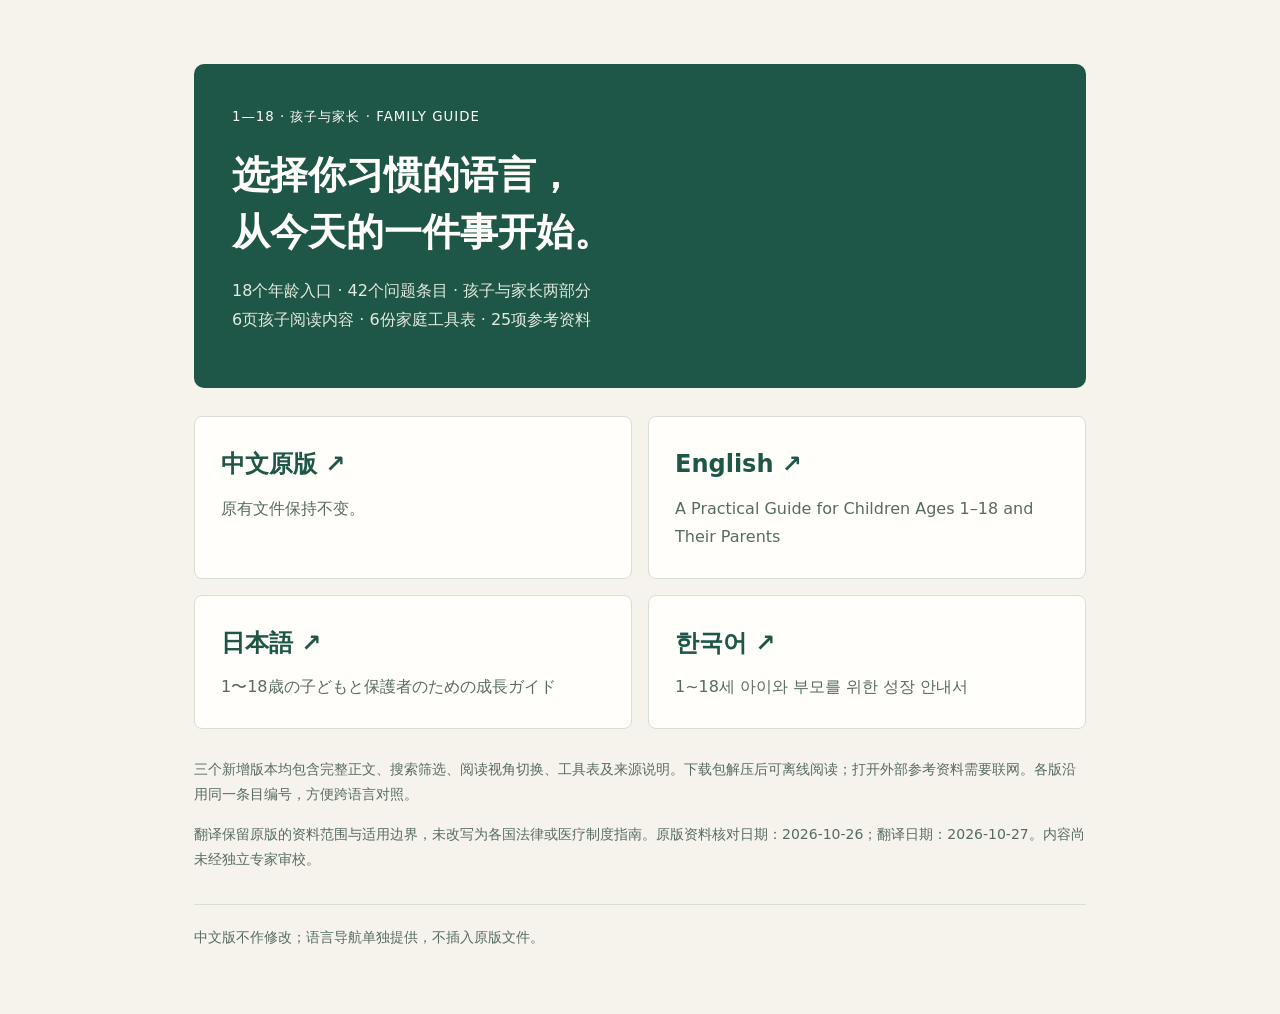
<file: LANGUAGES.html>
<!doctype html>
<html lang="zh-CN"><head><meta charset="utf-8"><meta name="viewport" content="width=device-width,initial-scale=1"><title>1—18岁孩子与家长成长指南 · 语言入口</title><style>
*{box-sizing:border-box}body{margin:0;background:#f5f3ec;color:#263a34;font:16px/1.8 system-ui,'Microsoft YaHei',sans-serif}main{max-width:940px;margin:auto;padding:64px 24px}header{padding:38px;background:#1e5648;color:#fffefa;border-radius:10px}small{letter-spacing:1px}h1{font-size:clamp(27px,4vw,38px);line-height:1.5;margin:16px 0}header p{color:#e3eade}.grid{display:grid;grid-template-columns:1fr 1fr;gap:16px;margin:28px 0}.card{display:block;background:#fffefa;border:1px solid #d8ded4;border-radius:8px;padding:26px;color:#1e5648;text-decoration:none}.card:hover{background:#eaf0e5}.card:focus-visible{outline:3px solid #bb8f3c;outline-offset:4px}.card strong{display:block;font-size:24px}.card span{display:block;color:#586b63;margin-top:8px}.note{font-size:14px;color:#586b63}footer{border-top:1px solid #d8ded4;padding-top:20px;margin-top:32px}footer a{color:#1e5648}@media(max-width:560px){main{padding:24px 16px}.grid{grid-template-columns:1fr}header{padding:26px}.card{padding:22px}}
</style></head><body><main><header><small>1—18 · 孩子与家长 · FAMILY GUIDE</small><h1>选择你习惯的语言，<br>从今天的一件事开始。</h1><p>18个年龄入口 · 42个问题条目 · 孩子与家长两部分<br>6页孩子阅读内容 · 6份家庭工具表 · 25项参考资料</p></header><div class="grid"><a class="card" href="index.html" lang="zh-CN"><strong>中文原版 ↗</strong><span>原有文件保持不变。</span></a><a class="card" href="en/index.html" lang="en"><strong>English ↗</strong><span>A Practical Guide for Children Ages 1–18 and Their Parents</span></a><a class="card" href="ja/index.html" lang="ja"><strong>日本語 ↗</strong><span>1〜18歳の子どもと保護者のための成長ガイド</span></a><a class="card" href="ko/index.html" lang="ko"><strong>한국어 ↗</strong><span>1~18세 아이와 부모를 위한 성장 안내서</span></a></div><p class="note">三个新增版本均包含完整正文、搜索筛选、阅读视角切换、工具表及来源说明。下载包解压后可离线阅读；打开外部参考资料需要联网。各版沿用同一条目编号，方便跨语言对照。</p><p class="note">翻译保留原版的资料范围与适用边界，未改写为各国法律或医疗制度指南。原版资料核对日期：2026-10-26；翻译日期：2026-10-27。内容尚未经独立专家审校。</p><footer class="note">中文版不作修改；语言导航单独提供，不插入原版文件。</footer></main></body></html>
</file>
